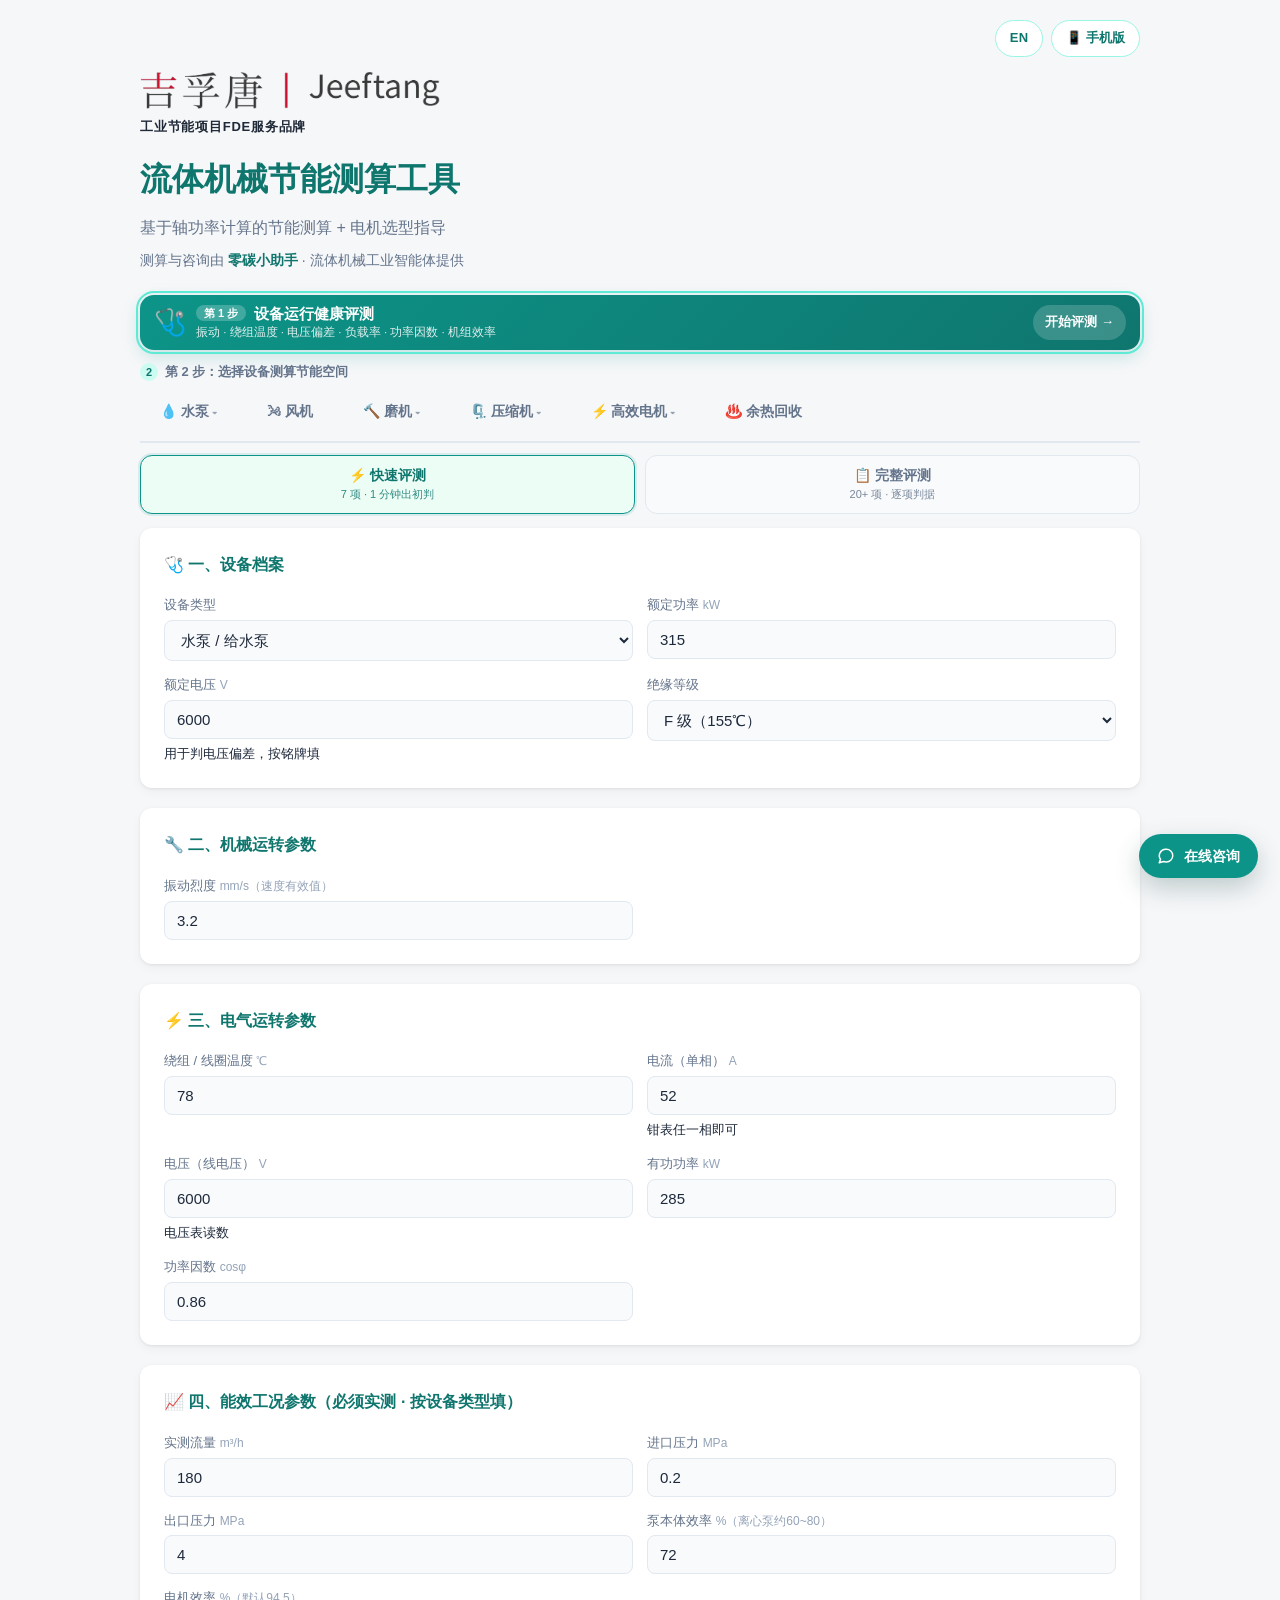
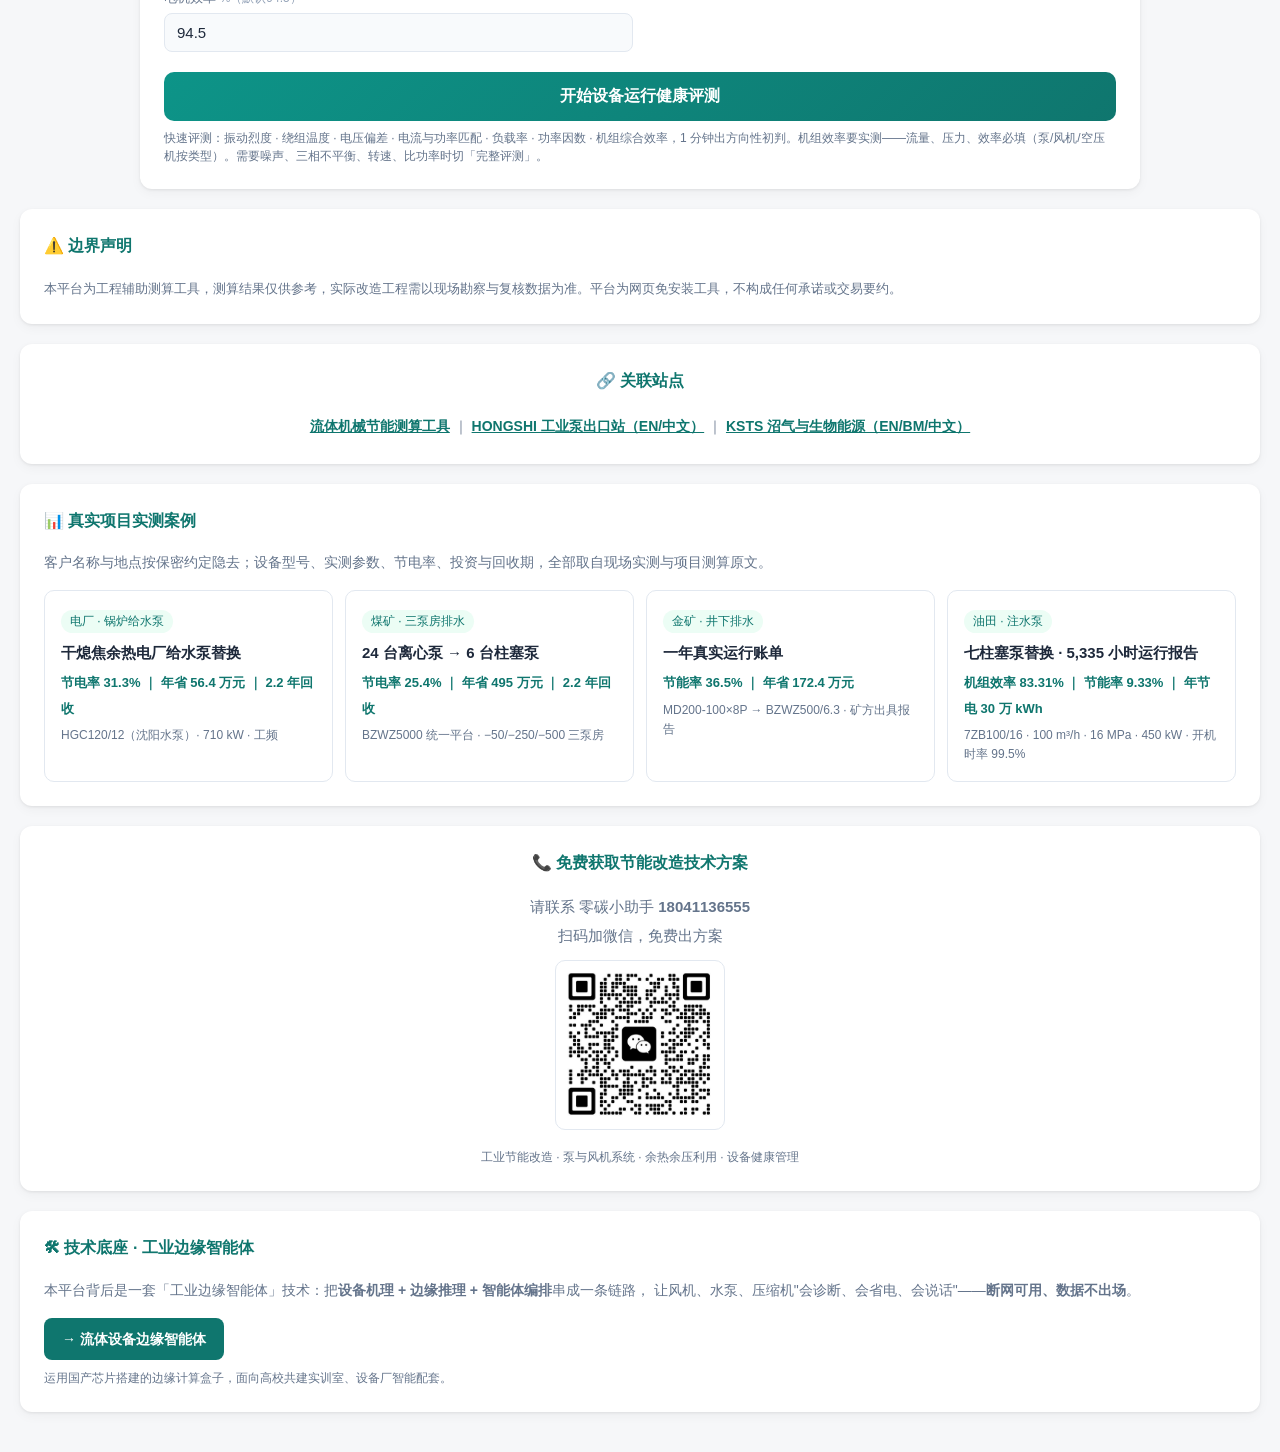
<file: index.html>
<!DOCTYPE html>
<html lang="zh-CN">
<head>
<meta charset="UTF-8">
<meta name="viewport" content="width=device-width, initial-scale=1.0">
<script>/* 视图切换规则同 BCU 站：cookie ecalc_view 记选择；?view=desktop / ?view=mobile 强制；
   未选过时按设备判断（手机/窄屏 → /m/ 手机版，电脑 → 电脑版）；手机版页有「电脑版」入口 */
(function(){try{var K="ecalc_view",p=new URLSearchParams(location.search),f=p.get("view");
if(f==="mobile"||f==="desktop"){document.cookie=K+"="+f+";path=/;max-age=31536000;SameSite=Lax";}
var m=document.cookie.match(/(?:^|;\s*)ecalc_view=(mobile|desktop)/);
var dev=(/Mobi|Android|iPhone|iPad|iPod|Windows Phone|IEMobile|HarmonyOS/i.test(navigator.userAgent)||(window.innerWidth<=768))?"mobile":"desktop";
var pref=f||(m&&m[1])||dev;
var path=location.pathname;
if(!(/\/m\//.test(path)||/\/m$/.test(path))&&pref!=="desktop"){
var t;
if(/\/$/.test(path)||!/\.[a-z0-9]+$/i.test(path)){t=path.replace(/\/?$/,"/")+"m/";}
else{t=path.replace(/\/([^\/]+)$/,"/m/$1");}
if(t!==path){var q=location.search.replace(/([?&])view=[^&]*/g,"$1").replace(/&{2,}/g,"&").replace(/[?&]+$/,"");location.replace(t+q+location.hash);}}
}catch(e){}})();</script>
<link rel="alternate" media="only screen and (max-width: 768px)" href="https://jeeftang.github.io/energy-calc-platform/m/">

<title>流体机械节能测算工具｜柱塞泵·水泵·渣浆泵·风机·磨机·空压机·永磁电机替换节电测算与设备健康评测（免安装）</title>
<meta name="description" content="流体机械节能测算工具：网页免安装的工业节能测算工具，覆盖柱塞泵、水泵、渣浆泵、风机、磨机、空压机、余热回收的节能测算，以及设备运行健康评测（机械/电气/能效），输出节电率、年节电量、电费与碳减排，并给出电机选型建议。结果仅供参考，工程需现场复核。">
<link rel="canonical" href="https://jeeftang.github.io/energy-calc-platform/">
<link rel="alternate" hreflang="zh-CN" href="https://jeeftang.github.io/energy-calc-platform/">
<link rel="alternate" hreflang="en" href="https://jeeftang.github.io/energy-calc-platform/en/">
<link rel="alternate" hreflang="x-default" href="https://jeeftang.github.io/energy-calc-platform/">
<meta property="og:type" content="website">
<meta property="og:title" content="流体机械节能测算工具｜柱塞泵·水泵·渣浆泵·风机·磨机·空压机节电测算与设备健康评测（免安装）">
<meta property="og:description" content="柱塞泵/水泵/渣浆泵/风机/磨机/空压机/余热回收 节能测算 + 设备运行健康评测，网页免安装。结果仅供参考，工程需现场复核。">
<meta property="og:url" content="https://jeeftang.github.io/energy-calc-platform/">
<meta name="twitter:card" content="summary">
<style>
:root{--primary:#0d9488;--primary-dark:#0f766e;--primary-light:#ccfbf1;--accent:#f59e0b;--bg:#f6f7f9;--card:#fff;--text:#1e293b;--text2:#64748b;--border:#e2e8f0;--danger:#ef4444;--success:#10b981;--shadow:0 1px 3px rgba(0,0,0,.08),0 4px 12px rgba(0,0,0,.04);--radius:12px}
*{margin:0;padding:0;box-sizing:border-box}
body{font-family:-apple-system,'PingFang SC','Microsoft YaHei',sans-serif;background:var(--bg);color:var(--text);line-height:1.6;min-height:100vh;padding:20px}
.container{max-width:1000px;margin:0 auto}
.header{text-align:left;margin-bottom:24px}
.header .brand-logo{display:block;width:300px;max-width:66%;height:auto;margin:0 0 8px}
.header .brand-sub{font-size:13px;font-weight:700;letter-spacing:.06em;color:#1f2937;margin:0 0 16px}
.header h1{color:var(--primary-dark);margin-bottom:10px;font-size:32px}
.header p{color:var(--text2);font-size:16px}
.header .agent-line{margin-top:8px;font-size:14px;color:var(--text2)}
.tabs{display:flex;gap:10px;margin-bottom:30px;border-bottom:2px solid var(--border);padding-bottom:10px;flex-wrap:wrap}
.tab-btn{padding:10px 20px;background:none;border:none;border-radius:8px;cursor:pointer;font-weight:600;color:var(--text2);font-size:14px}
.tab-btn.active{background:var(--primary);color:#fff}
.card{background:var(--card);border-radius:var(--radius);box-shadow:var(--shadow);padding:24px;margin-bottom:20px}
.section-title{font-size:16px;font-weight:700;color:var(--primary-dark);margin-bottom:18px;display:flex;align-items:center;gap:8px}
.form-grid{display:grid;grid-template-columns:1fr 1fr;gap:14px}
.form-group{display:flex;flex-direction:column;gap:4px}
.form-group label{font-size:13px;color:var(--text2);font-weight:500}
.form-group label .unit{color:#94a3b8;font-weight:400;font-size:12px}
.form-group input,.form-group select{padding:10px 12px;border:1.5px solid var(--border);border-radius:8px;font-size:15px;color:var(--text);background:#f8fafc;transition:all .2s;outline:none;width:100%}
.form-group input:focus,.form-group select:focus{border-color:var(--primary);background:#fff;box-shadow:0 0 0 3px rgba(13,148,136,.1)}
.btn-calc{width:100%;padding:14px;background:linear-gradient(135deg,var(--primary),var(--primary-dark));color:#fff;border:none;border-radius:10px;font-size:16px;font-weight:600;cursor:pointer;transition:all .2s;margin-top:20px}
.btn-calc:hover{transform:translateY(-1px);box-shadow:0 4px 16px rgba(13,148,136,.3)}
.results{display:none;margin-top:30px}
.results.show{display:block}
.result-highlight{text-align:center;padding:20px;margin-bottom:16px}
.result-highlight .big-num{font-size:48px;font-weight:800;color:var(--primary);line-height:1.1}
.result-highlight .big-num .pct{font-size:28px}
.result-highlight .label{font-size:14px;color:var(--text2);margin-top:4px}
.metric-row{display:grid;grid-template-columns:1fr 1fr 1fr;gap:12px;margin-bottom:20px}
.metric-card{background:#f8fafc;border-radius:10px;padding:16px;text-align:center;border:1px solid var(--border)}
.metric-card .value{font-size:24px;font-weight:700}
.metric-card .desc{font-size:12px;color:var(--text2);margin-top:2px}
/* 详细计算结果 v2 重排版（2026-11-14）*/
.detail-table{width:100%;border-collapse:separate;border-spacing:0;font-size:13.5px;margin-top:12px;table-layout:auto}
.detail-table th{padding:9px 12px;text-align:left;background:#f1f5f9;font-weight:600;color:var(--text2);font-size:12px;white-space:nowrap;border-bottom:1px solid var(--border)}
.detail-table th:first-child{border-radius:8px 0 0 0}
.detail-table th:last-child{border-radius:0 8px 0 0;text-align:right}
.detail-table td{padding:9px 12px;text-align:left;border-bottom:1px solid #eef2f6;vertical-align:middle;line-height:1.55}
.detail-table tbody tr:nth-child(even){background:#fafcfd}
.detail-table tbody tr:hover{background:#f0fdfa}
.detail-table td:first-child{color:#475569;font-weight:500}
.detail-table td:last-child{text-align:right;font-weight:600;font-variant-numeric:tabular-nums}
.detail-table tr.dt-key{background:linear-gradient(90deg,#ecfdf5,#f7fefb)!important}
.detail-table tr.dt-key td:first-child{color:#0f766e}
.detail-table tr.dt-group td{background:#f0fdfa;color:#0f766e;font-weight:700;font-size:12px;letter-spacing:.03em;padding:7px 12px;border-bottom:1px solid #d7ece7;text-align:left!important}
.detail-table tr.dt-warn td{background:#fff7ed;color:#b45309;font-weight:600;font-size:12.5px;line-height:1.65;border-bottom-color:#fed7aa;text-align:left}
.note{font-size:12px;color:var(--text2);margin-top:8px;line-height:1.5}
.toast{position:fixed;top:20px;left:50%;transform:translateX(-50%);background:#1e293b;color:#fff;padding:12px 24px;border-radius:8px;font-size:14px;z-index:9999;display:none;box-shadow:var(--shadow)}
.toast.show{display:block}
.viewswitch{display:flex;justify-content:flex-end;gap:8px;margin:0 0 6px}
.lang-switch{font-size:13px;font-weight:700;letter-spacing:.02em}
.viewswitch a{font-size:13px;color:var(--primary-dark);text-decoration:none;border:1px solid #99f6e4;background:#fff;padding:7px 14px;border-radius:999px;font-weight:600}
.viewswitch a:active{opacity:.8}
.health-entry{display:flex;align-items:center;gap:10px;margin:0 0 12px;padding:9px 14px;cursor:pointer;text-decoration:none;
  background:linear-gradient(135deg,#0d9488,#0f766e);color:#fff;border-radius:14px;
  box-shadow:0 6px 18px rgba(13,148,136,.22);transition:transform .15s,box-shadow .15s}
.health-entry:hover{transform:translateY(-1px);box-shadow:0 10px 22px rgba(13,148,136,.3)}
.health-entry .he-icon{font-size:26px;line-height:1}
.health-entry .he-text{flex:1;display:flex;flex-direction:column;gap:2px;min-width:0}
.health-entry .he-text b{font-size:15px;font-weight:700;line-height:1.3}
.health-entry .he-text small{font-size:11.5px;opacity:.86;line-height:1.35}
.health-entry .he-go{font-size:13px;font-weight:700;white-space:nowrap;background:rgba(255,255,255,.18);padding:7px 12px;border-radius:999px}
.health-entry.on{outline:2px solid #5eead4;outline-offset:2px}
.mode-switch{display:flex;gap:10px;margin:0 0 14px}
.mode-btn{flex:1;display:flex;flex-direction:column;align-items:center;gap:2px;padding:11px 12px;border-radius:12px;
  border:1px solid var(--border);background:#f8fafc;color:var(--text2);font-size:14px;font-weight:700;font-family:inherit;cursor:pointer}
.mode-btn small{font-size:11px;font-weight:500;opacity:.85}
.mode-btn.on{background:#ecfdf5;border-color:var(--primary);color:var(--primary-dark);box-shadow:0 0 0 2px rgba(13,148,136,.12)}
.q-only{display:none}
#health-tab.h-quick .q-only{display:block}
#health-tab.h-quick span.q-only{display:inline}
#health-tab.h-quick .q-full{display:none !important}
.tab-content{scroll-margin-top:12px}
.he-flash{animation:heFlash 1.6s ease-out}
@keyframes heFlash{0%{box-shadow:0 0 0 4px rgba(13,148,136,.45)}100%{box-shadow:0 0 0 0 rgba(13,148,136,0)}}
.health-entry .he-step{font-size:11px;font-weight:700;background:rgba(255,255,255,.22);padding:2px 8px;border-radius:999px;margin-right:4px;vertical-align:2px}
.step-line{display:flex;align-items:center;gap:7px;font-size:13px;font-weight:600;color:var(--text2);margin:2px 0 10px}
.step-line .step-no{width:18px;height:18px;border-radius:50%;background:var(--primary-light);color:var(--primary-dark);font-size:11px;font-weight:700;display:inline-flex;align-items:center;justify-content:center}
.tab-btn .chev{font-size:10px;opacity:.65;margin-left:3px}
.tabs{margin-bottom:12px !important}
.subnav{display:flex;align-items:center;gap:10px;flex-wrap:wrap;margin:0 0 18px;padding:10px 14px;
  background:#fff;border:1px solid var(--border);border-radius:12px}
.subnav-title{font-size:12px;font-weight:700;color:var(--primary-dark);background:var(--primary-light);
  padding:4px 10px;border-radius:999px;white-space:nowrap}
.subnav-items{display:flex;gap:8px;flex-wrap:wrap}
.sub-btn{font-size:13px;padding:7px 14px;border-radius:999px;border:1px solid var(--border);
  background:#f8fafc;color:var(--text2);cursor:pointer;font-weight:600;font-family:inherit}
.sub-btn:hover{border-color:var(--primary);color:var(--primary-dark)}
.sub-btn.on{background:var(--primary-dark);border-color:var(--primary-dark);color:#fff}
.variant-badge{font-size:12px;line-height:1.7;color:#0f766e;background:#f0fdfa;border:1px dashed #99f6e4;
  border-radius:10px;padding:9px 13px;margin:-8px 0 18px}
@media(max-width:768px){
  .form-grid{grid-template-columns:1fr}
  .metric-row{grid-template-columns:1fr}
  .tabs{flex-direction:column}
  .tab-btn{width:100%}
}
</style>
<script type="application/ld+json">{
  "@context": "https://schema.org",
  "@graph": [
    {
      "@type": "SoftwareApplication",
      "@id": "https://jeeftang.github.io/energy-calc-platform/#software",
      "name": "流体机械节能测算工具",
      "alternateName": "节能测算Pro V2",
      "url": "https://jeeftang.github.io/energy-calc-platform/",
      "applicationCategory": "BusinessApplication",
      "applicationSubCategory": "工业节能测算",
      "operatingSystem": "Web（浏览器，网页免安装）",
      "inLanguage": "zh-CN",
      "isAccessibleForFree": true,
      "description": "网页免安装的工业节能测算工具，覆盖柱塞泵、水泵、渣浆泵、风机、磨机、空压机的轴功率节能测算，输出节电率、年节电量、电费与碳减排，并给出电机选型建议（安全系数 1.1–1.25）。属工程辅助测算工具，结果仅供参考，实际工程需现场复核。",
      "featureList": [
        "柱塞泵节能测算（按流量、进出口压力、效率计算轴功率与节电量）",
        "水泵节能测算（按流量、扬程、效率计算轴功率与节电量）",
        "渣浆泵节能测算（按浆体密度、流量、扬程、浆体工况效率计算轴功率、吨干矿电耗与节电量）",
        "风机节能测算（按改造前后风量、风压、效率对比计算节电量）",
        "磨机节能测算（按原/新电机效率、负载率对比计算节电量与碳减排）",
        "电机选型建议：计算轴功率 × 安全系数（1.1–1.25）→ 取标准功率档",
        "输出综合节电率、年节电量、年节电费、CO₂ 减排量",
        "网页免安装，浏览器直接使用"
      ],
      "softwareRequirements": "现代浏览器（支持 JavaScript）",
      "contactPoint": {
        "@type": "ContactPoint",
        "name": "唐先生",
        "contactType": "工业节能项目咨询",
        "availableLanguage": "zh-CN"
      },
      "disclaimer": "本平台为工程辅助测算工具，测算结果仅供参考，实际改造工程需以现场勘察与复核数据为准，不构成任何承诺或交易要约。"
    }
  ]
}</script>
<script src="analytics.js"></script>
</head>
<body>
<div class="container">
  <div class="viewswitch"><a class="lang-switch" href="en/" hreflang="en" title="English version">EN</a><a href="m/?view=mobile" title="切换到手机版 / Switch to mobile edition">📱 手机版</a></div>
  <div class="header">
    <img class="brand-logo" src="logo-jeeftang.png" alt="吉孚唐 Jeeftang">
    <div class="brand-sub">工业节能项目FDE服务品牌</div>
    <h1>流体机械节能测算工具</h1>
    <p>基于轴功率计算的节能测算 + 电机选型指导</p>
    <div class="agent-line">测算与咨询由 <b style="color:var(--primary-dark)">零碳小助手</b> · 流体机械工业智能体提供</div>
  </div>
  
  <!-- 设备运行健康评测：独立入口，置于导航栏上方（2026-11-14 老唐要求） -->
  <a class="health-entry" id="healthEntry" href="#health" onclick="return openHealth(event)">
    <span class="he-icon">🩺</span>
    <span class="he-text"><b><span class="he-step">第 1 步</span> 设备运行健康评测</b><small>振动 · 绕组温度 · 电压偏差 · 负载率 · 功率因数 · 机组效率</small></span>
    <span class="he-go">开始评测 →</span>
  </a>
  <div class="step-line"><span class="step-no">2</span>第 2 步：选择设备测算节能空间</div>
  <div class="tabs" id="navGroups">
    <button class="tab-btn grp active" data-grp="pump" onclick="navGroup('pump')">💧 水泵<span class="chev">▾</span></button>
    <button class="tab-btn" data-tab="fan" onclick="showTab('fan')">🌬 风机</button>
    <button class="tab-btn grp" data-grp="mill" onclick="navGroup('mill')">🔨 磨机<span class="chev">▾</span></button>
    <button class="tab-btn grp" data-grp="air" onclick="navGroup('air')">🗜️ 压缩机<span class="chev">▾</span></button>
    <button class="tab-btn grp" data-grp="motor" onclick="navGroup('motor')">⚡ 高效电机<span class="chev">▾</span></button>
    <button class="tab-btn" data-tab="heat" onclick="showTab('heat')">♨️ 余热回收</button>
  </div>
  <div class="subnav" id="subNav" style="display:none">
    <span class="subnav-title" id="subNavTitle">水泵</span>
    <div class="subnav-items" id="subNavItems"></div>
  </div>
  <div class="variant-badge" id="variantBadge" style="display:none"></div>
  
  <!-- ==================== 柱塞泵模块 ==================== -->
  <div id="plunger-tab" class="tab-content">
    <div class="card">
      <div class="section-title">⚙️ 一、柱塞泵设备参数</div>
      <div class="form-grid">
        <div class="form-group"><label>设备名称（旧设备）</label><input type="text" id="plunger_oldName" value="旧注水泵"></div>
        <div class="form-group"><label>匹配设备名称（新设备）</label><input type="text" id="plunger_newName" value="永磁变频注水泵"></div>
        <div class="form-group"><label>平均日注水量 <span class="unit">m³</span></label><input type="number" id="plunger_dailyWater" value="500" oninput="updatePlungerFromDaily()"><small>按台账填，自动折算平均流量与输入功率</small></div>
        <div class="form-group"><label>平均日耗电量 <span class="unit">kWh</span></label><input type="number" id="plunger_dailyPower" value="3240" oninput="updatePlungerFromDaily()"><small>电表/台账读数，自动折算平均输入功率</small></div>
        <div class="form-group"><label>平均流量 <span class="unit">m³/h</span></label><input type="number" id="plunger_avgFlow" value="20.8" oninput="updatePlungerMotorPower()"></div>
        <div class="form-group"><label>平均输入功率 <span class="unit">kW</span></label><input type="number" id="plunger_avgInputPower" value="135"></div>
        <div class="form-group"><label>进口压力 <span class="unit">MPa</span></label><input type="number" id="plunger_inPressure" value="0.1" step="0.01" oninput="updatePlungerMotorPower()"></div>
        <div class="form-group"><label>出口压力 <span class="unit">MPa</span></label><input type="number" id="plunger_outPressure" value="15" step="0.01" oninput="updatePlungerMotorPower()"></div>
        <div class="form-group"><label>运行天数 <span class="unit">天</span></label><input type="number" id="plunger_runDays" value="300"></div>
        <div class="form-group"><label>电价 <span class="unit">元/kWh</span></label><input type="number" id="plunger_elecPrice" value="0.6" step="0.01"></div>
      </div>
    </div>
    
    <div class="card">
      <div class="section-title">⚡ 二、效率参数</div>
      <div class="form-grid">
        <div class="form-group"><label>改造机型（新设备）</label><select id="plunger_newType" onchange="plungerNewTypeChange()">
          <option value="柱塞泵标准">柱塞泵（标准型）· 参考 90%</option>
          <option value="柱塞泵高效">柱塞泵（高效/优质样本）· 参考 92%</option>
          <option value="柱塞泵含固">柱塞泵（含固/浆体工况）· 参考 85%</option>
          <option value="custom">自定义（手动填）</option>
        </select><small id="plunger_newType_tip">柱塞泵整机效率参考 90%（老唐口径 ≥90%；可按厂家样本改）</small></div>
        <div class="form-group"><label>新泵效率 <span class="unit">%（自动填写，可手改）</span></label><input type="number" id="plunger_pumpEff" value="0.90" step="0.01" min="0.1" max="1" oninput="updatePlungerMotorPower()"></div>
        <div class="form-group"><label>电机效率 <span class="unit">%</span></label><input type="number" id="plunger_motorEff" value="0.92" step="0.01" min="0.1" max="1" oninput="updatePlungerMotorPower()"></div>
        <div class="form-group"><label>变频器效率 <span class="unit">%</span></label><input type="number" id="plunger_vfdEff" value="0.97" step="0.01" min="0.1" max="1" oninput="updatePlungerMotorPower()"></div>
        <div class="form-group"><label>选型余量</label><label style="display:flex;gap:8px;align-items:center;font-weight:400"><input type="checkbox" id="plunger_selMargin" checked onchange="updatePlungerMotorPower()" style="width:auto"> 流量 +10%、压差 +1 MPa（型号档位余量，推荐）</label><small>勾选后电机 = 选型点轴功率 × 1.10；不勾 = 运行点轴功率 × 1.10</small></div>
        <div class="form-group"><label>配套电机功率 <span class="unit">kW</span></label><input type="number" id="plunger_motorPower" value="55" readonly></div>
      </div>
      <div class="note">注：配套电机功率根据流量和压力自动计算。<b>原泵效率不用你填</b>——系统按「原工况有效功率 ÷ 实测平均输入功率」自动反算，结果直接列在下面明细里。</div>
    </div>
    
    <button class="btn-calc" onclick="calcPlunger()">🔍 开始测算柱塞泵节能</button>
    
    <div class="results" id="plunger-results">
      <div class="card">
        <div class="result-highlight">
          <div class="big-num" id="plunger-savingRate">0<span class="pct">%</span></div>
          <div class="label">综合节电率</div>
        </div>
        <div class="metric-row">
          <div class="metric-card"><div class="value" id="plunger-dailySave">0</div><div class="desc">日节电量 kWh</div></div>
          <div class="metric-card"><div class="value" id="plunger-yearlySave">0</div><div class="desc">年节电量 万kWh</div></div>
          <div class="metric-card"><div class="value" id="plunger-yearlyMoney">0</div><div class="desc">年节电费 万元</div></div>
        </div>
      </div>
      
      <div class="card">
        <div class="section-title">📊 详细计算结果</div>
        <table class="detail-table">
          <thead><tr><th>项目</th><th>数值</th></tr></thead>
          <tbody id="plunger-detailTable"></tbody>
        </table>
        <div style="margin-top: 20px; padding: 15px; background: linear-gradient(135deg, #0d9488, #0f766e); color: white; border-radius: 8px; text-align: center;">
          <strong style="font-size: 16px;">免费获取节能改造技术方案</strong><br>
          <span style="font-size: 14px;">请联系 零碳小助手，扫码加微信（二维码见页尾）</span>
        </div>
      </div>
    </div>
  </div>
  
  <!-- ==================== 磨机模块 ==================== -->
  <div id="mill-tab" class="tab-content" style="display:none">
    <div class="card">
      <div class="section-title">🔨 一、磨机设备参数</div>
      <div class="form-grid">
        <div class="form-group"><label>设备名称（旧设备）</label><input type="text" id="mill_oldName" value="旧球磨机"></div>
        <div class="form-group"><label>匹配设备名称（新设备）</label><input type="text" id="mill_newName" value="永磁同步球磨机"></div>
        <div class="form-group"><label>磨机功率 <span class="unit">kW</span></label><input type="number" id="mill_power" value="250"></div>
        <div class="form-group"><label>年运行时间 <span class="unit">h</span></label><input type="number" id="mill_hours" value="6000"></div>
        <div class="form-group"><label>电价 <span class="unit">元/kWh</span></label><input type="number" id="mill_price" value="0.6" step="0.01"></div>
      </div>
    </div>
    
    <div class="card">
      <div class="section-title">⚡ 二、效率参数</div>
      <div class="form-grid">
        <div class="form-group"><label>原电机效率 <span class="unit">%</span></label><input type="number" id="mill_oldEff" value="0.92" step="0.01" min="0.1" max="1"></div>
        <div class="form-group"><label>新电机效率 <span class="unit">%</span></label><input type="number" id="mill_newEff" value="0.96" step="0.01" min="0.1" max="1"></div>
        <div class="form-group"><label>原负载率 <span class="unit">%</span></label><input type="number" id="mill_oldLoad" value="0.85" step="0.01" min="0.1" max="1"></div>
        <div class="form-group"><label>新负载率 <span class="unit">%</span></label><input type="number" id="mill_newLoad" value="0.95" step="0.01" min="0.1" max="1"></div>
      </div>
      <div class="note">注：负载率提高可减少空载损耗，永磁同步电机在低负载时效率更高</div>
    </div>
    
    <button class="btn-calc" onclick="calcMill()">🔍 开始测算磨机节能</button>
    
    <div class="results" id="mill-results">
      <div class="card">
        <div class="result-highlight">
          <div class="big-num" id="mill-savingRate">0<span class="pct">%</span></div>
          <div class="label">综合节电率</div>
        </div>
        <div class="metric-row">
          <div class="metric-card"><div class="value" id="mill-annualSave">0</div><div class="desc">年节电量 万kWh</div></div>
          <div class="metric-card"><div class="value" id="mill-annualMoney">0</div><div class="desc">年节电费 万元</div></div>
          <div class="metric-card"><div class="value" id="mill-CO2">0</div><div class="desc">CO₂减排 吨</div></div>
        </div>
      </div>
      
      <div class="card">
        <div class="section-title">📊 详细计算结果</div>
        <table class="detail-table">
          <thead><tr><th>项目</th><th>数值</th></tr></thead>
          <tbody id="mill-detailTable"></tbody>
        </table>
        <div style="margin-top: 20px; padding: 15px; background: linear-gradient(135deg, #0d9488, #0f766e); color: white; border-radius: 8px; text-align: center;">
          <strong style="font-size: 16px;">免费获取节能改造技术方案</strong><br>
          <span style="font-size: 14px;">请联系 零碳小助手，扫码加微信（二维码见页尾）</span>
        </div>
      </div>
    </div>
  </div>
  
  <!-- ==================== 空压机模块（新增，2026-10-12；2026-10-21 综合节电率改为按参数自动计算） ==================== -->
  <div id="air-tab" class="tab-content" style="display:none">
    <div class="card">
      <div class="section-title">🗜️ 一、改造前空压机参数</div>
      <div class="form-grid">
        <div class="form-group"><label>运行台数 <span class="unit">台</span></label><input type="number" id="air_count" value="2" step="1"></div>
        <div class="form-group"><label>单台输入功率 P₁ <span class="unit">kW</span></label><input type="number" id="air_p1" value="132"></div>
        <div class="form-group"><label>单台排气量 Q₁ <span class="unit">m³/min</span></label><input type="number" id="air_q1" value="24" step="0.1"></div>
        <div class="form-group"><label>排气压力 <span class="unit">MPa</span></label><input type="number" id="air_press" value="0.8" step="0.05" oninput="airDpHint()"></div>
        <div class="form-group"><label>平均加载率 <span class="unit">%</span></label><input type="number" id="air_load" value="60" step="1"></div>
        <div class="form-group"><label>卸载功率占比 <span class="unit">%（占额定）</span></label><input type="number" id="air_unload" value="35" step="1"></div>
        <div class="form-group"><label>工作压力时电机功率 P₀ <span class="unit">kW（留空=用 P₁）</span></label><input type="number" id="air_p0" step="1" placeholder="留空则取 P₁"></div>
        <div class="form-group"><label>电机+传动效率 η₀ <span class="unit">%</span></label><input type="number" id="air_eta0" value="98.3" step="0.1" min="80" max="100"></div>
      </div>
      <div class="note">加卸载控制的螺杆机，卸载时段仍消耗额定功率的 25%~40%（默认 35%）。这部分空载损耗，是变频改造与集中联控的主要节电空间。</div>
    </div>

    <div class="card">
      <div class="section-title">⚡ 二、改造方案（节电率由下列参数自动计算）</div>
      <div class="form-grid">
        <div class="form-group"><label>改造方式</label>
          <select id="air_method" onchange="airMethodChange()">
            <option value="vfd">变频改造（永磁变频 / 加装变频器）</option>
            <option value="ctrl">集中联控（多台联动按需供气）</option>
            <option value="replace">整机高效替换（一级能效）</option>
            <option value="pipe">管路与泄漏治理</option>
          </select>
        </div>
        <div class="form-group"><label>改造后排气压力降低 Δp <span class="unit">MPa</span></label><input type="number" id="air_dp" value="0.05" step="0.01" min="0" max="0.2"><div style="font-size:12px;color:var(--text2);margin-top:4px" id="air-dpHint"></div></div>

        <div class="form-group air-param" data-m="vfd"><label>变频器+电机综合效率 η <span class="unit">%</span></label><input type="number" id="air_eta" value="97" step="0.5" min="80" max="100"></div>

        <div class="form-group air-param" data-m="ctrl"><label>联控后卸载功率占比 <span class="unit">%（占额定）</span></label><input type="number" id="air_u2" value="5" step="1" min="0" max="40"></div>

        <div class="form-group air-param" data-m="replace"><label>新机比功率 SP₂ <span class="unit">kW/(m³/min)</span></label><input type="number" id="air_sp2" step="0.1" min="3" placeholder="留空 = 现机比功率改善 15%"></div>
        <div class="form-group air-param" data-m="replace"><label>新机类型</label>
          <select id="air_newtype">
            <option value="pm">永磁变频（一级能效）</option>
            <option value="fixed">定频（一级能效）</option>
            <option value="maglev">磁悬浮离心（一级能效）</option>
          </select>
        </div>

        <div class="form-group air-param" data-m="pipe"><label>系统泄漏率 <span class="unit">%（占总用气量）</span></label><input type="number" id="air_leak" value="20" step="1" min="0" max="60"></div>
        <div class="form-group air-param" data-m="pipe"><label>可治理泄漏比例 <span class="unit">%</span></label><input type="number" id="air_fix" value="50" step="5" min="0" max="100"></div>

        <div class="form-group"><label>余热回收率 <span class="unit">%（0 = 不做）</span></label><input type="number" id="air_heat" value="70" step="5"></div>
        <div class="form-group"><label>回收热利用价值 <span class="unit">元/kWh(热)</span></label><input type="number" id="air_heatPrice" value="0.30" step="0.01"></div>
      </div>
      <div class="note" id="air-methodNote">变频改造：先消除卸载空载损耗，再按螺杆机部分负荷功率曲线折算——变频机约 20% 功率为固定损耗（油泵/风扇/变频器），其余随排气量近似线性，故 50% 排气量约需 60% 功率（比功率劣化约 20%）；恒压控制可再降排气压力，每降 0.1 MPa 轴功率约降 7%。</div>
    </div>

    <div class="card">
      <div class="section-title">⏱️ 三、运行与价格</div>
      <div class="form-grid">
        <div class="form-group"><label>年运行小时 <span class="unit">h</span></label><input type="number" id="air_hours" value="6000"></div>
        <div class="form-group"><label>电价 <span class="unit">元/kWh</span></label><input type="number" id="air_price" value="0.65" step="0.01"></div>
        <div class="form-group"><label>改造投资额 <span class="unit">万元（可选）</span></label><input type="number" id="air_invest" step="1" placeholder="填了才出回收期"></div>
      </div>
      <button class="btn-calc" onclick="calcAir()">开始空压机节能测算</button>
    </div>

    <div id="air-results" class="results">
      <div class="card">
        <div class="result-highlight">
          <div class="big-num"><span id="air-savingRate">0</span><span class="pct">%</span></div>
          <div class="label">综合节电率（按运行参数自动计算）</div>
        </div>
        <div class="metric-row">
          <div class="metric-card"><div class="value" id="air-annualSave">0</div><div class="desc">年节电量 万kWh</div></div>
          <div class="metric-card"><div class="value" id="air-annualMoney">0</div><div class="desc">年节电费 万元</div></div>
          <div class="metric-card"><div class="value" id="air-CO2">0</div><div class="desc">CO₂减排 吨</div></div>
          <div class="metric-card"><div class="value" id="air-payback">—</div><div class="desc">静态回收期 年</div></div>
        </div>
      </div>

      <div class="card">
        <div class="section-title">📊 详细计算结果</div>
        <table class="detail-table">
          <thead><tr><th>项目</th><th>数值</th></tr></thead>
          <tbody id="air-detailTable"></tbody>
        </table>
      </div>

      <div class="card">
        <div class="section-title">🧮 节电率构成（逐项可核）</div>
        <table class="detail-table">
          <thead><tr><th>环节</th><th>功率 kW（前 → 后）</th><th>该环节贡献</th></tr></thead>
          <tbody id="air-stepTable"></tbody>
        </table>
        <div class="note">综合节电率 = 各环节逐项作用后的最终结果，非人工填写；负值表示该环节增加能耗（如变频器自身损耗）。</div>
      </div>

      <div class="card">
        <div class="section-title">♻️ 空压机余热回收（可选）</div>
        <table class="detail-table">
          <thead><tr><th>项目</th><th>数值</th></tr></thead>
          <tbody id="air-heatTable"></tbody>
        </table>
        <div class="note">空压机约 90% 的输入电能最终转化为热量，其中 70%~80% 可回收用于生活热水、供暖或工艺预热（回收率 ≥75% 时可产出 60℃ 以上热水）。</div>
      </div>

      <div class="card" style="background:linear-gradient(135deg,#0d9488,#0f766e);color:#fff;text-align:center">
        <div style="font-size:18px;font-weight:700;margin-bottom:6px">免费获取节能改造技术方案</div>
        <div style="font-size:14px;opacity:.95;margin-bottom:8px">请联系 零碳小助手，扫码加微信</div>
        <img src="qr-kefu.png" alt="零碳小助手 · 微信加好友二维码" style="width:150px;height:150px;border-radius:10px;background:#fff;padding:6px;margin:4px 0" onerror="this.style.display='none'">
        <div style="font-size:12px;opacity:.85">扫码加微信 · 免费出方案</div>
      </div>
    </div>
  </div>

  <!-- ==================== 余热回收模块（新增，2026-10-12） ==================== -->
  <div id="heat-tab" class="tab-content" style="display:none">
    <div class="card">
      <div class="section-title">♨️ 一、余热源参数</div>
      <div class="form-grid">
        <div class="form-group"><label>余热介质</label>
          <select id="heat_media" onchange="heatMediaChange()">
            <option value="flue">烟气（锅炉 / 窑炉 / 加热炉排烟）</option>
            <option value="water">热水 / 循环水</option>
            <option value="steam">蒸汽凝结水 / 疏水</option>
          </select>
        </div>
        <div class="form-group"><label id="heat_flowLabel">烟气流量 <span class="unit">Nm³/h</span></label><input type="number" id="heat_flow" value="30000"></div>
        <div class="form-group"><label>进口温度 t₁ <span class="unit">℃</span></label><input type="number" id="heat_t1" value="320"></div>
        <div class="form-group"><label>回收后出口温度 t₂ <span class="unit">℃</span></label><input type="number" id="heat_t2" value="150"></div>
        <div class="form-group"><label id="heat_cpLabel">烟气比热 <span class="unit">kJ/(Nm³·℃)</span></label><input type="number" id="heat_cp" value="1.34" step="0.01"></div>
        <div class="form-group"><label>年运行小时 <span class="unit">h</span></label><input type="number" id="heat_hours" value="7000"></div>
      </div>
      <div class="note">烟气比热通常取 1.30~1.45 kJ/(Nm³·℃)；水比热 4.18 kJ/(kg·℃)。t₂ 需高于酸露点（燃煤烟气一般 ≥120℃），避免低温腐蚀。</div>
    </div>

    <div class="card">
      <div class="section-title">⚡ 二、回收利用方案</div>
      <div class="form-grid">
        <div class="form-group"><label>回收用途</label>
          <select id="heat_use" onchange="heatUseChange()">
            <option value="preheat">预热助燃空气 / 工艺物料</option>
            <option value="hotwater">产生活热水 / 供暖</option>
            <option value="steam">替代蒸汽（产低压蒸汽）</option>
            <option value="orc">ORC 低温余热发电</option>
          </select>
        </div>
        <div class="form-group"><label>回收效率 η <span class="unit">%（换热器效率）</span></label><input type="number" id="heat_eff" value="85" step="1"></div>
        <div class="form-group"><label id="heat_priceLabel">热价 <span class="unit">元/GJ</span></label><input type="number" id="heat_price" value="55" step="1"></div>
        <div class="form-group"><label>ORC 发电效率 <span class="unit">%（仅发电用）</span></label><input type="number" id="heat_orcEff" value="12" step="1"></div>
        <div class="form-group"><label>系统投资 <span class="unit">万元（留空自动估算）</span></label><input type="number" id="heat_invest" value="" placeholder="留空按右下单价估算" step="1"></div>
        <div class="form-group"><label>投资估算单价 <span class="unit">元/kW（留空时用）</span></label><input type="number" id="heat_unitCost" value="1500" step="50"></div>
      </div>
      <button class="btn-calc" onclick="calcHeat()">开始余热回收测算</button>
    </div>

    <div id="heat-results" class="results">
      <div class="card">
        <div class="result-highlight">
          <div class="big-num"><span id="heat-power">0</span><span class="pct"> kW</span></div>
          <div class="label">可回收热功率（有效）</div>
        </div>
        <div class="metric-row">
          <div class="metric-card"><div class="value" id="heat-annualHeat">0</div><div class="desc">年回收热量 GJ</div></div>
          <div class="metric-card"><div class="value" id="heat-money">0</div><div class="desc">年效益 万元</div></div>
          <div class="metric-card"><div class="value" id="heat-co2">0</div><div class="desc">CO₂减排 吨</div></div>
        </div>
      </div>

      <div class="card">
        <div class="section-title">📊 详细计算结果</div>
        <table class="detail-table">
          <thead><tr><th>项目</th><th>数值</th></tr></thead>
          <tbody id="heat-detailTable"></tbody>
        </table>
      </div>

      <div class="card" style="background:linear-gradient(135deg,#0d9488,#0f766e);color:#fff;text-align:center">
        <div style="font-size:18px;font-weight:700;margin-bottom:6px">免费获取节能改造技术方案</div>
        <div style="font-size:14px;opacity:.95;margin-bottom:8px">请联系 零碳小助手，扫码加微信</div>
        <img src="qr-kefu.png" alt="零碳小助手 · 微信加好友二维码" style="width:150px;height:150px;border-radius:10px;background:#fff;padding:6px;margin:4px 0" onerror="this.style.display='none'">
        <div style="font-size:12px;opacity:.85">扫码加微信 · 免费出方案</div>
      </div>
    </div>
  </div>

  <!-- ==================== 风机模块（新） ==================== -->
  <div id="fan-tab" class="tab-content" style="display:none">
    <div class="card">
      <div class="section-title">🌬 一、改造前风机参数</div>
      <div class="form-grid">
        <div class="form-group"><label>设备类型</label><select id="fan_kind" onchange="fanKindChange()">
          <option value="离心风机">离心风机（送/引/一次/除尘/冷却）</option>
          <option value="轴流风机">轴流风机（含动叶可调）</option>
          <option value="罗茨鼓风机">罗茨鼓风机（容积式）</option>
          <option value="真空泵">真空泵（罗茨/液环/干式）</option>
        </select><small id="fan_kind_tip" style="display:block;font-size:12px;color:#888;margin-top:4px">送/引/一次/除尘/冷却风机主力机型</small></div>
        <div class="form-group"><label>吸气绝对压力 <span class="unit">kPa</span></label><input type="number" id="fan_pin" value="101.325" step="0.1"><small>通风机保持 101.3；真空泵填实际吸气绝压（如 40）</small></div>
        <div class="form-group"><label>风量 Q₁ <span class="unit">m³/h</span></label><input type="number" id="fan_Q1" value="120000" oninput="fanEta1Auto()"></div>
        <div class="form-group"><label>全压/压差 P₁ <span class="unit">Pa</span></label><input type="number" id="fan_P1" value="2500" oninput="fanEta1Auto()"><small>真空泵填正压差（排气−吸气）</small></div>
        <div class="form-group"><label>电机功率 <span class="unit">kW</span></label><input type="number" id="fan_motorPower1" value="710"><small>铭牌功率，仅作选型参照</small></div>
        <div class="form-group"><label>实测电机输入功率 <span class="unit">kW</span></label><input type="number" id="fan_inputPower1" step="0.1" placeholder="有电表/功率表读数就填" oninput="fanEta1Auto()"><small>★ 填这一项，原风机效率自动算出来，不用懂效率</small></div>
        <div class="form-group"><label>风机效率 η<sub>风1</sub> <span class="unit">%</span></label><input type="number" id="fan_fanEff1" value="0.75" step="0.01"><small id="fan_eta1_tip">有实测输入功率 → 自动反算；没有 → 按原风机类型给经验值（可手改）</small></div>
        <div class="form-group"><label>传动型式（改造前）</label><select id="fan_drive1" onchange="fanDriveChange(1)">
          <option value="D" selected>D式 联轴器（效率 98%）</option>
          <option value="A">A式 电机直连（效率 100%）</option>
          <option value="C">C式 皮带轮（效率 95%）</option>
        </select><input type="hidden" id="fan_transEff1" value="0.98"><small>看现场：电机与风机之间是皮带轮选 C，有联轴器选 D，电机轴直插叶轮选 A</small></div>
        <div class="form-group"><label>电机效率 η<sub>电1</sub> <span class="unit">%（默认 95.3%）</span></label><input type="number" id="fan_motorEff1" value="0.953" step="0.001" oninput="fanEta1Auto()"></div>
      </div>
    </div>
    
    <div class="card">
      <div class="section-title">⚡ 二、改造后风机参数</div>
      <div class="form-grid">
        <div class="form-group"><label>风量 Q₂ <span class="unit">m³/h</span></label><input type="number" id="fan_Q2" value="100000"></div>
        <div class="form-group"><label>风压 P₂ <span class="unit">Pa</span></label><input type="number" id="fan_P2" value="1800"></div>
        <div class="form-group"><label>改造机型（新设备）</label><select id="fan_newType" onchange="fanNewTypeChange()">
          <option value="永磁一体化风机">通用低压风机改永磁一体化风机 · 参考 82%（≥80%）</option>
          <option value="磁悬浮风机">罗茨风机改磁悬浮风机 · 参考 86%（≥85%）</option>
          <option value="磁悬浮真空泵">真空泵改磁悬浮真空泵 · 参考 80%</option>
          <option value="高效离心风机">高效离心风机（叶轮改型）· 参考 82%</option>
          <option value="高效轴流风机">高效轴流风机（动叶改型）· 参考 86%</option>
          <option value="高速离心鼓风机">高速离心鼓风机（替代罗茨）· 参考 82%</option>
          <option value="custom">自定义（手动填效率）</option>
        </select><small id="fan_newType_tip">通用低压风机改永磁一体化：整机效率 ≥80%（参考取 82%）（已自动填入 82% / 电机 97.6%）</small></div>
        <div class="form-group"><label>风机效率 η<sub>风2</sub> <span class="unit">%（自动填写，可手改）</span></label><input type="number" id="fan_fanEff2" value="0.82" step="0.01"></div>
        <div class="form-group"><label>传动型式（改造后）</label><select id="fan_drive2" onchange="fanDriveChange(2)">
          <option value="same" selected>保持与改造前相同（默认）</option>
          <option value="A">改为 A式电机直连（传动改造，白赚 3~5 个点）</option>
        </select><input type="hidden" id="fan_transEff2" value="0.98"><small id="fan_drive_tip">改造后传动型式；选「改为直连」即新增的传动改造路线</small></div>
        <div class="form-group"><label>电机效率 η<sub>电2</sub> <span class="unit">%（默认 97.6%）</span></label><input type="number" id="fan_motorEff2" value="0.976" step="0.001"></div>
      </div>
    </div>
    
    <div class="card">
      <div class="section-title">⏱️ 三、运行参数</div>
      <div class="form-grid">
        <div class="form-group"><label>年运行时间 <span class="unit">h</span></label><input type="number" id="fan_hours" value="6000"></div>
        <div class="form-group"><label>电价 <span class="unit">元/kWh</span></label><input type="number" id="fan_price" value="0.6" step="0.01"></div>
      </div>
    </div>
    
    <button class="btn-calc" onclick="calcFan()">🔍 开始测算风机节能</button>
    
    <div class="results" id="fan-results">
      <div class="card">
        <div class="result-highlight">
          <div class="big-num" id="fan-savingRate">0<span class="pct">%</span></div>
          <div class="label">综合节电率</div>
        </div>
        <div class="metric-row">
          <div class="metric-card"><div class="value" id="fan-annualSave">0</div><div class="desc">年节电量 万kWh</div></div>
          <div class="metric-card"><div class="value" id="fan-annualMoney">0</div><div class="desc">年节电费 万元</div></div>
          <div class="metric-card"><div class="value" id="fan-CO2">0</div><div class="desc">CO₂减排 吨</div></div>
        </div>
        <div id="fan-data-grade" style="margin-top:12px;padding:10px 12px;background:#f6f8fa;border:1px dashed #d0d7de;border-radius:8px;font-size:12.5px;color:#57606a;line-height:1.7">
          <strong>数据等级：客户自报（预筛结论）</strong> —— 以上按填报参数测算，未做现场测量；现场皮托管/功率表复测后，出具可承诺的节电值与改造方案。
        </div>
      </div>
      
      <div class="card">
        <div class="section-title">📊 详细计算结果</div>
        <table class="detail-table">
          <thead><tr><th>项目</th><th>改造前</th><th>改造后</th><th>节约</th></tr></thead>
          <tbody id="fan-detailTable"></tbody>
        </table>
      </div>
      
      <div class="card">
        <div class="section-title">⚙️ 电机选型指导</div>
        <table class="detail-table">
          <thead><tr><th>项目</th><th>数值</th><th>说明</th></tr></thead>
          <tbody id="fan-motorTable"></tbody>
        </table>
        <div class="note">
          <strong>选型原则：</strong><br>
          1. 计算轴功率 = (Q × P) ÷ (3600 × 1000 × η<sub>风</sub> × η<sub>传</sub>) [单位：kW]<br>
          2. 推荐额定功率 = 计算轴功率 × 安全系数（1.1-1.25）<br>
          3. 选择标准功率等级
        </div>
        <div style="margin-top: 20px; padding: 15px; background: linear-gradient(135deg, #0d9488, #0f766e); color: white; border-radius: 8px; text-align: center;">
          <strong style="font-size: 16px;">免费获取节能改造技术方案</strong><br>
          <span style="font-size: 14px;">请联系 零碳小助手，扫码加微信（二维码见页尾）</span>
        </div>
      </div>
    </div>
  </div>
  
  <!-- ==================== 水泵模块（新） ==================== -->
  <div id="pump-tab" class="tab-content" style="display:none">
    <div class="card">
      <div class="section-title">💧 一、改造前水泵参数</div>
      <div class="form-grid">
        <div class="form-group"><label>流量 Q₁ <span class="unit">m³/h</span></label><input type="number" id="pump_Q1" value="800" oninput="pumpEta1Auto()"></div>
        <div class="form-group"><label>扬程 H₁ <span class="unit">m</span></label><input type="number" id="pump_H1" value="50" oninput="pumpEta1Auto()"></div>
        <div class="form-group"><label>原泵类型</label><select id="pump_oldType" onchange="pumpEta1Auto()">
          <option value="多级离心泵">多级离心泵（DG / D / ZD 系列）</option>
          <option value="单级双吸离心泵">单级双吸离心泵（S / SH 系列）</option>
          <option value="单级单吸离心泵">单级单吸离心泵（IS / IH 系列）</option>
          <option value="潜水排污泵">潜水排污泵（WQ / QW 系列）</option>
          <option value="柱塞泵">柱塞泵（往复式）</option>
        </select><small>不确定就选默认，系统按类型给经验效率</small></div>
        <div class="form-group"><label>电机功率 <span class="unit">kW</span></label><input type="number" id="pump_motorPower1" value="500"><small>铭牌功率，仅作选型参照</small></div>
        <div class="form-group"><label>选型余量</label><label style="display:flex;gap:8px;align-items:center;font-weight:400"><input type="checkbox" id="pump_selMargin" checked style="width:auto"> 流量 +10%、压差 +1 MPa（型号档位余量，推荐）</label><small>勾选后电机 = 选型点轴功率 × 1.10；不勾 = 运行点轴功率 × 1.10</small></div>
        <div class="form-group"><label>实测电机输入功率 <span class="unit">kW</span></label><input type="number" id="pump_inputPower1" step="0.1" placeholder="有电表/功率表读数就填" oninput="pumpEta1Auto()"><small>★ 填这一项，原泵效率自动算出来，不用懂效率</small></div>
        <div class="form-group"><label>原泵效率 η<sub>泵1</sub> <span class="unit">%</span></label><input type="number" id="pump_pumpEff1" value="0.72" step="0.01" min="0.2" max="0.95" oninput="pumpEta1SourceManual()"><small id="pump_eta1_tip">有实测输入功率 → 自动反算；没有 → 按原泵类型给经验值（可手改）</small></div>
        <div class="form-group"><label>传动效率 η<sub>传1</sub> <span class="unit">%（默认 98%）</span></label><input type="number" id="pump_transEff1" value="0.98" step="0.01" oninput="pumpEta1Auto()"></div>
        <div class="form-group"><label>电机效率 η<sub>电1</sub> <span class="unit">%（默认 94.5%）</span></label><input type="number" id="pump_motorEff1" value="0.945" step="0.001" oninput="pumpEta1Auto()"></div>
      </div>
      <div class="note">效率怎么来：<b>原设备</b>填实测电机输入功率，系统按 η = 有效功率 ÷ 实测输入功率 反算（有效功率 = 9.81 × 流量 × 扬程 ÷ 3600）；没有实测就按原泵类型给经验值。<b>新设备</b>在下面直接选改造机型，效率自动带出参考值。</div>
    </div>
    
    <div class="card">
      <div class="section-title">⚡ 二、改造后水泵参数</div>
      <div class="form-grid">
        <div class="form-group"><label>流量 Q₂ <span class="unit">m³/h</span></label><input type="number" id="pump_Q2" value="650"></div>
        <div class="form-group"><label>扬程 H₂ <span class="unit">m</span></label><input type="number" id="pump_H2" value="45"></div>
        <div class="form-group"><label>改造机型（新设备）</label><select id="pump_newType" onchange="pumpNewTypeChange()">
          <option value="柱塞泵">柱塞泵（替代多级离心泵）· 参考 90%</option>
          <option value="永磁直驱泵组">永磁同步直驱泵组 · 参考 85%</option>
          <option value="高效多级离心泵">高效多级离心泵（自平衡型）· 参考 80%</option>
          <option value="高效单级双吸泵">高效单级双吸离心泵 · 参考 86%</option>
          <option value="高效潜水排污泵">高效潜水排污泵 · 参考 72%</option>
          <option value="custom">自定义（手动填效率）</option>
        </select><small id="pump_newType_tip">柱塞泵整机效率 ≥90%（行业样本 90~93%），替代多级离心泵主力路线（已自动填入 90% / 电机 95.5%）</small></div>
        <div class="form-group"><label>新泵效率 η<sub>泵2</sub> <span class="unit">%（自动填写，可手改）</span></label><input type="number" id="pump_pumpEff2" value="0.90" step="0.01"></div>
        <div class="form-group"><label>传动效率 η<sub>传2</sub> <span class="unit">%（默认 98%）</span></label><input type="number" id="pump_transEff2" value="0.98" step="0.01"></div>
        <div class="form-group"><label>电机效率 η<sub>电2</sub> <span class="unit">%（默认 97.2%）</span></label><input type="number" id="pump_motorEff2" value="0.972" step="0.001"></div>
      </div>
    </div>
    
    <div class="card">
      <div class="section-title">⏱️ 三、运行参数</div>
      <div class="form-grid">
        <div class="form-group"><label>年运行时间 <span class="unit">h</span></label><input type="number" id="pump_hours" value="6000"></div>
        <div class="form-group"><label>电价 <span class="unit">元/kWh</span></label><input type="number" id="pump_price" value="0.6" step="0.01"></div>
      </div>
    </div>
    
    <button class="btn-calc" onclick="calcPump()">🔍 开始测算水泵节能</button>
    
    <div class="results" id="pump-results">
      <div class="card">
        <div class="result-highlight">
          <div class="big-num" id="pump-savingRate">0<span class="pct">%</span></div>
          <div class="label">综合节电率</div>
        </div>
        <div class="metric-row">
          <div class="metric-card"><div class="value" id="pump-annualSave">0</div><div class="desc">年节电量 万kWh</div></div>
          <div class="metric-card"><div class="value" id="pump-annualMoney">0</div><div class="desc">年节电费 万元</div></div>
          <div class="metric-card"><div class="value" id="pump-CO2">0</div><div class="desc">CO₂减排 吨</div></div>
        </div>
      </div>
      
      <div class="card">
        <div class="section-title">📊 详细计算结果</div>
        <table class="detail-table">
          <thead><tr><th>项目</th><th>改造前</th><th>改造后</th><th>节约</th></tr></thead>
          <tbody id="pump-detailTable"></tbody>
        </table>
      </div>
      
      <div class="card">
        <div class="section-title">⚙️ 电机选型指导</div>
        <table class="detail-table">
          <thead><tr><th>项目</th><th>数值</th><th>说明</th></tr></thead>
          <tbody id="pump-motorTable"></tbody>
        </table>
        <div class="note">
          <strong>选型原则：</strong><br>
          1. 计算轴功率 = (Q × H × 1000 × 9.81) ÷ (3600 × 1000 × η<sub>泵</sub> × η<sub>传</sub>) [单位：kW]<br>
          2. 推荐额定功率 = 计算轴功率 × 安全系数（1.1-1.25）<br>
          3. 选择标准功率等级
        </div>
        <div style="margin-top: 20px; padding: 15px; background: linear-gradient(135deg, #0d9488, #0f766e); color: white; border-radius: 8px; text-align: center;">
          <strong style="font-size: 16px;">免费获取节能改造技术方案</strong><br>
          <span style="font-size: 14px;">请联系 零碳小助手，扫码加微信（二维码见页尾）</span>
        </div>
      </div>
    </div>
  </div>
  <!-- ==================== 渣浆泵模块（新增，2026-10-22） ==================== -->
  <div id="slurry-tab" class="tab-content" style="display:none">
    <div class="card">
      <div class="section-title">🪨 一、改造前渣浆泵参数</div>
      <div class="form-grid">
        <div class="form-group"><label>流量 Q₁ <span class="unit">m³/h</span></label><input type="number" id="slurry_Q1" value="86.4" step="0.1"></div>
        <div class="form-group"><label>扬程 H₁ <span class="unit">m</span></label><input type="number" id="slurry_H1" value="40"></div>
        <div class="form-group"><label>浆体密度 ρ₁ <span class="unit">kg/m³</span></label><input type="number" id="slurry_rho1" value="1300" step="10" oninput="slurryDensityHint()"></div>
        <div class="form-group"><label>效率怎么来</label>
          <select id="slurry_effMode" onchange="slurryEffModeChange()">
            <option value="直接填写">直接填写（知道铭牌/厂家数据）</option>
            <option value="按实测反算">按实测反算（测电流或功率）</option>
            <option value="用经验值">用经验值（现场没测）</option>
          </select>
        </div>
        <div class="form-group"><label>原泵实际平均效率 η<sub>泵1</sub> <span class="unit">%（浆体工况）</span></label><input type="number" id="slurry_pumpEff1" value="48" step="0.5"></div>
        <div class="form-group"><label>传动效率 η<sub>传1</sub> <span class="unit">%</span></label><input type="number" id="slurry_transEff1" value="98" step="0.1"></div>
        <div class="form-group"><label>电机效率 η<sub>电1</sub> <span class="unit">%</span></label><input type="number" id="slurry_motorEff1" value="94" step="0.1"></div>
        <div class="form-group"><label>原电机功率 <span class="unit">kW</span></label><input type="number" id="slurry_motorPower1" value="30"></div>
        <div class="form-group"><label>固含量 Cw <span class="unit">%（质量，可空）</span></label><input type="number" id="slurry_Cw1" value="37" step="1" min="0" max="80" oninput="slurryDensityHint()"></div>
        <div class="form-group"><label>固体真密度 ρs <span class="unit">kg/m³</span></label><input type="number" id="slurry_rhoS" value="2700" step="10" oninput="slurryDensityHint()"></div>
      </div>
      <div class="form-grid" id="slurry-measureBox" style="display:none;margin-top:6px;padding-top:10px;border-top:1px dashed var(--border)">
        <div class="form-group"><label>实测电机输入功率 <span class="unit">kW（有表就直接填）</span></label><input type="number" id="slurry_pMeas" step="0.1" placeholder="留空则按电流算" oninput="slurryRecalcEff()"></div>
        <div class="form-group"><label>线电压 U <span class="unit">V</span></label><input type="number" id="slurry_uMeas" value="380" step="1" oninput="slurryRecalcEff()"></div>
        <div class="form-group"><label>线电流 I <span class="unit">A</span></label><input type="number" id="slurry_iMeas" step="0.1" placeholder="钳形表实测" oninput="slurryRecalcEff()"></div>
        <div class="form-group"><label>功率因数 cosφ</label><input type="number" id="slurry_cosMeas" value="0.85" step="0.01" min="0.3" max="1" oninput="slurryRecalcEff()"></div>
      </div>
      <div class="note">
        <b>示例机型：4/3C-AH 离心式渣浆泵</b>（进×出 4×3 in，机架 C / 最大配用 30 kW，市场标称「90 方泵」）——铭牌额定流量 <b>86.4 m³/h</b>、扬程 <b>9~52 m</b>（示例取 40 m）、配用电机 <b>30 kW</b>；泵效率 48% 为选厂现场实测反算的浆体工况值（铭牌清水效率 71%）。请按客户实际铭牌与实测数据修改。<br>
        <span id="slurry-rhoHint"></span>
        <button type="button" onclick="slurryUseDensity()" style="margin-left:8px;padding:4px 10px;border:1px solid var(--border);border-radius:6px;background:#fff;cursor:pointer;font-size:13px">按固含量换算密度</button><br>
        <b>原泵效率不用猜：</b>选「按实测反算」，填钳形表测的电流（或功率表读数），系统按 η<sub>泵</sub> = ρgQH ÷ (3.6×10⁶ × P<sub>实测</sub> × η<sub>电</sub> × η<sub>传</sub>) 反算出<b>原泵实际平均效率</b>并回填；没测过就选「用经验值」，按流量档给默认值，再按现场情况修正。<br>
        <span id="slurry-effHint" style="color:var(--primary-dark)"></span>
      </div>
    </div>

    <div class="card">
      <div class="section-title">⚡ 二、改造后渣浆泵参数</div>
      <div class="form-grid">
        <div class="form-group"><label>流量 Q₂ <span class="unit">m³/h</span></label><input type="number" id="slurry_Q2" value="86.4" step="0.1"></div>
        <div class="form-group"><label>扬程 H₂ <span class="unit">m</span></label><input type="number" id="slurry_H2" value="40"></div>
        <div class="form-group"><label>浆体密度 ρ₂ <span class="unit">kg/m³</span></label><input type="number" id="slurry_rho2" value="1300" step="10"></div>
        <div class="form-group"><label>改造机型（新设备）</label>
          <select id="slurry_newType" onchange="slurryNewTypeChange()">
            <option value="柱塞式渣浆泵">柱塞式浆料泵（容积式）· 参考 88%（主推）</option>
            <option value="高效离心渣浆泵">高效离心渣浆泵（水力模型优化）· 参考 75%</option>
            <option value="变频调速">变频调速（保留原泵）· 效率同原泵</option>
            <option value="叶轮切削">叶轮切削 / 降速（保留原泵）· 效率同原泵</option>
            <option value="custom">自定义（手动填效率）</option>
          </select><small id="slurry_newType_tip">柱塞式浆料泵整机效率参考 88%（浆体工况，容积式）；叶轮/护套磨损后效率衰减远小于离心式</small></div>
        <div class="form-group"><label>泵效率 η<sub>泵2</sub> <span class="unit">%（浆体工况）</span></label><input type="number" id="slurry_pumpEff2" value="88" step="0.5"></div>
        <div class="form-group"><label>传动效率 η<sub>传2</sub> <span class="unit">%</span></label><input type="number" id="slurry_transEff2" value="98" step="0.1"></div>
        <div class="form-group"><label>电机效率 η<sub>电2</sub> <span class="unit">%</span></label><input type="number" id="slurry_motorEff2" value="97.2" step="0.1"></div>
      </div>
      <div class="note">
        <strong>渣浆泵四条常见改造路径：</strong><br>
        ① <b>柱塞式浆料泵替换（主推）</b>——容积式做功，浆体工况整机效率可取 85%~90%（离心式现场多为 45%~55%）；阀组/密封/柱塞过流件寿命通常为离心式叶轮护套的 2~3 倍，且磨损后效率衰减慢，高浓度、高扬程工况优势最明显；<br>
        ② <b>高效水力模型 / 整泵替换</b>——离心式效率由 60%~65% 提升到 72%~78%（同时改善过流件材质与磨损寿命）；<br>
        ③ <b>变频调速</b>——工况流量长期低于额定（或需按矿量调节）时，按相似定律 Q∝n、H∝n²、P∝n³ 降速运行；<br>
        ④ <b>叶轮切削 / 降速</b>——扬程长期过剩时切小叶轮外径，避免靠阀门或回流憋压。<br>
        ⚠️ 降流量须校核<b>临界沉降流速</b>（一般 1.5~2.5 m/s，粗颗粒取高值），不得低于沉积流速，否则堵管。<br>
        ⚠️ <b>口径提示</b>：本页轴功率按 P = ρ·g·Q·H ÷ (3.6×10⁶ × η<sub>泵</sub> × η<sub>传</sub>) 计算。选<b>柱塞式浆料泵</b>时系统自动折算出口压差 ΔP = ρ·g·H（MPa），等价于 P = Q × ΔP ÷ (3.6 × η<sub>泵</sub>)，结果中会单列 ΔP 供选型用。
      </div>
    </div>

    <div class="card">
      <div class="section-title">⏱️ 三、运行与价格</div>
      <div class="form-grid">
        <div class="form-group"><label>年运行小时 <span class="unit">h</span></label><input type="number" id="slurry_hours" value="6000"></div>
        <div class="form-group"><label>电价 <span class="unit">元/kWh</span></label><input type="number" id="slurry_price" value="0.6" step="0.01"></div>
        <div class="form-group"><label>改造投资额 <span class="unit">万元（可选）</span></label><input type="number" id="slurry_invest" step="1" placeholder="填了才出回收期"></div>
      </div>
      <button class="btn-calc" onclick="calcSlurry()">开始渣浆泵节能测算</button>
    </div>

    <div class="results" id="slurry-results">
      <div class="card">
        <div class="result-highlight">
          <div class="big-num" id="slurry-savingRate">0<span class="pct">%</span></div>
          <div class="label">综合节电率（按电机输入功率）</div>
        </div>
        <div class="metric-row">
          <div class="metric-card"><div class="value" id="slurry-annualSave">0</div><div class="desc">年节电量 万kWh</div></div>
          <div class="metric-card"><div class="value" id="slurry-annualMoney">0</div><div class="desc">年节电费 万元</div></div>
          <div class="metric-card"><div class="value" id="slurry-CO2">0</div><div class="desc">CO₂减排 吨</div></div>
        </div>
        <div class="metric-row" id="slurry-paybackRow" style="display:none">
          <div class="metric-card"><div class="value" id="slurry-payback">—</div><div class="desc">静态回收期 年</div></div>
          <div class="metric-card"><div class="value" id="slurry-investShow">—</div><div class="desc">改造投资 万元</div></div>
          <div class="metric-card"><div class="value" id="slurry-tonKwh">—</div><div class="desc">吨干矿电耗 kWh/t</div></div>
        </div>
      </div>

      <div class="card">
        <div class="section-title">📊 详细计算结果</div>
        <table class="detail-table">
          <thead><tr><th>项目</th><th>改造前</th><th>改造后</th><th>节约</th></tr></thead>
          <tbody id="slurry-detailTable"></tbody>
        </table>
        <div class="note">
          轴功率 P = ρ × g × Q × H ÷ (3.6×10⁶ × η<sub>泵</sub> × η<sub>传</sub>)（ρ：kg/m³；Q：m³/h；H：m）；电机输入功率 = 轴功率 ÷ η<sub>电</sub>。<br>
          浆体密度按固含量换算：ρ = 1 ÷ (Cw/ρs + (1−Cw)/1000)，Cw 为质量分数。
        </div>
      </div>

      <div class="card">
        <div class="section-title">⚙️ 电机选型指导</div>
        <table class="detail-table">
          <thead><tr><th>项目</th><th>数值</th><th>说明</th></tr></thead>
          <tbody id="slurry-motorTable"></tbody>
        </table>
        <div class="note">
          <strong>选型原则（渣浆泵）</strong><br>
          1. 计算轴功率按<b>最大浆体密度</b>与<b>最大流量</b>工况取值，不得按平均工况；<br>
          2. 推荐额定功率 = 计算轴功率 × 安全系数（1.15~1.30，渣浆泵取大值，留磨损与浓度波动裕量）；<br>
          3. 扬程需计入 10% 左右的磨损/结垢余量；<br>
          4. 电机防护等级不低于 IP55，潮湿多尘工况建议 IP65，并校核最大颗粒通过能力与过流件材质。
        </div>
        <div style="margin-top: 20px; padding: 15px; background: linear-gradient(135deg, #0d9488, #0f766e); color: white; border-radius: 8px; text-align: center;">
          <strong style="font-size: 16px;">免费获取节能改造技术方案</strong><br>
          <span style="font-size: 14px;">请联系 零碳小助手，扫码加微信（二维码见页尾）</span>
        </div>
      </div>

      <div class="card" id="slurry-plungerAdv">
        <div class="section-title">🛡 为什么主推柱塞式浆料泵替换离心式渣浆泵</div>
        <table class="detail-table">
          <thead><tr><th>对比项</th><th>传统离心式渣浆泵</th><th>柱塞式浆料泵</th></tr></thead>
          <tbody>
            <tr><td>过流件寿命</td><td>叶轮 / 护套 / 蜗壳 3~6 个月（磨蚀性强的矿浆更短）</td><td>阀组 / 密封 / 柱塞 12 个月以上，过流件寿命通常为离心式 2~3 倍</td></tr>
            <tr><td>效率衰减</td><td>叶轮磨损后效率快速下降，常掉 10 个百分点以上</td><td>容积式做功，磨损对流量影响小，效率衰减慢</td></tr>
            <tr><td>高浓度 / 高扬程</td><td>浓度与扬程同时升高时，效率与寿命同步恶化</td><td>含固 30% 以上、高扬程场景优势最明显</td></tr>
            <tr><td>能耗</td><td>清水效率 71%~78%，浆体工况常见 45%~55%</td><td>浆体工况整机效率 85%~90%</td></tr>
            <tr><td>调节方式</td><td>靠阀门 / 变频 / 切削叶轮</td><td>变转速或变冲程，低流量工况不易憋压</td></tr>
          </tbody>
        </table>
        <div class="note">以上为行业经验区间，不作为合同承诺；实际寿命与选型须按浆体粒度、磨蚀性、浓度和运行制度现场核定。</div>
      </div>

      <div class="card" style="background:linear-gradient(135deg,#0d9488,#0f766e);color:#fff;text-align:center">
        <div style="font-size:18px;font-weight:700;margin-bottom:6px">免费获取节能改造技术方案</div>
        <div style="font-size:14px;opacity:.95;margin-bottom:8px">请联系 零碳小助手，扫码加微信</div>
        <img src="qr-kefu.png" alt="零碳小助手 · 微信加好友二维码" style="width:150px;height:150px;border-radius:10px;background:#fff;padding:6px;margin:4px 0" onerror="this.style.display='none'">
        <div style="font-size:12px;opacity:.85">扫码加微信 · 免费出方案</div>
      </div>
    </div>
  </div>

  <!-- ==================== 永磁电机替换测算模块（新增，2026-10-28） ==================== -->
  <div id="motor-tab" class="tab-content" style="display:none">
    <div class="card">
      <div class="section-title">⚡ 一、电机与运行参数（搅拌机类机械传动负载）</div>
      <div class="form-grid">
        <div class="form-group"><label>电机额定功率 P<sub>n</sub> <span class="unit">kW</span></label><input type="number" id="motor_Pn" value="500" step="1" min="1"></div>
        <div class="form-group"><label>实际负载率 <span class="unit">%（实际轴功率 ÷ 额定功率）</span></label><input type="number" id="motor_load" value="35" step="1" min="5" max="110"></div>
        <div class="form-group"><label>年运行时间 <span class="unit">h</span></label><input type="number" id="motor_hours" value="3000" step="100" min="100"></div>
        <div class="form-group"><label>电价 <span class="unit">元/kWh</span></label><input type="number" id="motor_price" value="0.65" step="0.01" min="0.1"></div>
        <div class="form-group"><label>原电机类型</label>
          <select id="motor_type" onchange="motorTypeChange()">
            <option value="wound">绕线转子（YRKK / JR 等滑环式）</option>
            <option value="cage2">鼠笼式（普通 / IE2）</option>
            <option value="cage3">鼠笼式（高效 / IE3 及以上）</option>
            <option value="unknown">不确定</option>
          </select>
        </div>
        <div class="form-group"><label>原电机铭牌效率 <span class="unit">%（没有就留空，按类型取默认）</span></label><input type="number" id="motor_etaN" step="0.1" min="80" max="99" placeholder="留空自动取默认值"></div>
        <div class="form-group"><label>拟用新电机类型</label>
          <select id="motor_newtype" onchange="motorNewTypeChange()">
            <option value="pm">永磁同步电机（ηn 97.5%）</option>
            <option value="ie4">一级能效异步电机 IE4（ηn 96.0%）</option>
            <option value="vfd">变频异步电机（ηn 96.5%）</option>
            <option value="bdfg">无刷双馈电机（ηn 97.2%）</option>
          </select><small>选类型自动填满效率与参考单价，可手改；同一损耗分离模型，差异在满效率与单价</small></div>
        <div class="form-group"><label>拟用新电机额定效率 <span class="unit">%（随类型自动填，可手改）</span></label><input type="number" id="motor_eta2" value="97.5" step="0.1" min="94" max="99"></div>
        <div class="form-group"><label>永磁电机设备单价参考 <span class="unit">元/kW（含税）</span></label><input type="number" id="motor_unitprice" value="430" step="10" min="200"></div>
      </div>
      <div class="note">
        <b>为什么单独开一个「机械传动负载」模块：</b>搅拌机、密炼机、螺旋输送机这类负载属于<b>恒转矩负载</b>——所需转矩基本恒定，功率随转速线性变化。它和风机水泵（平方转矩，功率随转速三次方变化）的节能机理完全不同：<b>恒转矩负载靠变频调速省不了多少电</b>，真正的节能点在于电机本体在轻载工况下的效率与功率因数。
        <br><br>
        <b>负载率怎么估：</b>有功率表就直接读（实际功率 ÷ 额定功率）；只有钳形表就按 P ≈ √3 × U × I × cosφ 估算；两样都没有，搅拌机类可先按 30%~50% 填，属于常见区间。<b>这一项对结果影响最大，建议实测后复核。</b>
        <br><br>
        <b>本测算的范围边界：</b>只计入<b>电机本体替换</b>带来的效率提升，不含变频器更换、不含减速机与搅拌器本体改造、不含工艺优化。<b>永磁同步电机必须由支持永磁矢量控制的变频器驱动</b>，若现有变频器不支持，需另计高压变频器投资（本项目量级约 30~50 万元），届时经济性需重新评估。
      </div>
      <button class="btn-calc" onclick="motorCalc()">开始测算</button>
    </div>

    <div class="results" id="motor-results">
      <div class="card">
        <div class="result-highlight">
          <div class="big-num" id="motor-rate">--<span class="pct">%</span></div>
          <div class="label">预计节电率（基准情形）</div>
        </div>
        <div class="metric-row">
          <div class="metric-card"><div class="value" id="motor-kwh">--</div><div class="desc">年节电量（万 kWh）</div></div>
          <div class="metric-card"><div class="value" id="motor-money">--</div><div class="desc">年节电费（万元）</div></div>
          <div class="metric-card"><div class="value" id="motor-payback">--</div><div class="desc">静态回收期（年）</div></div>
        </div>

        <div id="motor-verdict" style="padding:14px 16px;border-radius:10px;margin-bottom:16px;font-size:14px;line-height:1.75"></div>

        <table class="detail-table" id="motor-detail"></table>

        <div class="note" style="margin-top:14px">
          <b>节电率的物理上限说明：</b>电机效率提升受热力学与电磁设计约束，<b>同功率替换的节电率上限约 2%~9%</b>，取决于原电机的能效等级、老化程度与滑环状态。任何宣称单体替换可达 15%~30% 的说法，通常是把「电机替换 + 变频调速 + 系统改造」的收益合并计算，或对比的是一个早已失效的老旧电机。本工具不做此类口径合并。
          <br><br>
          <b>投资口径：</b>设备价按「元/kW」估算，含税；安装调试费按设备价 15% 计（含旧机拆除、吊装、找正、电气接线、变频器整定）。实际价格随功率等级、电压等级、防护等级、是否带编码器浮动，以厂家正式报价为准。
          <br><br>
          <b>维护收益口径：</b>绕线转子电机的碳刷与滑环维护（含粉尘环境下的打火停机损失）按 1.0~2.0 万元/年估算，已计入回收期。鼠笼式电机无此项，仅计电费收益。
        </div>
      </div>

      <div class="card" style="background:linear-gradient(135deg,#0d9488,#0f766e);color:#fff;text-align:center">
        <div style="font-size:18px;font-weight:700;margin-bottom:6px">需要针对你的设备出技术方案？</div>
        <div style="font-size:14px;opacity:.95;margin-bottom:10px;line-height:1.8">本页测算即为完整结果，可直接截图或打印保存。<br>如需结合现场工况出具改造技术方案、设备选型与报价，请联系零碳小助手。</div>
        <div style="font-size:15px;margin-bottom:8px">请联系 零碳小助手，扫码加微信</div>
        <img src="qr-kefu.png" alt="零碳小助手 · 微信加好友二维码" style="width:150px;height:150px;border-radius:10px;background:#fff;padding:6px;margin:4px 0" onerror="this.style.display='none'">
        <div style="font-size:12px;opacity:.85">扫码加微信 · 获取技术方案</div>
      </div>
    </div>
  </div>

  <!-- ==================== 设备运行健康评测模块（新增，2026-10-12） ==================== -->
  <div id="health-tab" class="tab-content" style="display:none">
    <div class="mode-switch" id="hModeSwitch">
      <button class="mode-btn on" id="hModeQuick" onclick="setHealthMode('quick')">⚡ 快速评测<small>7 项 · 1 分钟出初判</small></button>
      <button class="mode-btn" id="hModeFull" onclick="setHealthMode('full')">📋 完整评测<small>20+ 项 · 逐项判据</small></button>
    </div>
    <div class="card">
      <div class="section-title">🩺 一、设备档案</div>
      <div class="form-grid">
        <div class="form-group q-full"><label>设备名称 / 位号</label><input type="text" id="h_name" value="1#给水泵"></div>
        <div class="form-group"><label>设备类型</label>
          <select id="h_type" onchange="renderEff()">
            <option value="pump">水泵 / 给水泵</option>
            <option value="fan">风机</option>
            <option value="motor">电机</option>
            <option value="compressor">空压机</option>
            <option value="other">其他旋转设备</option>
          </select>
        </div>
        <div class="form-group"><label>额定功率 <span class="unit">kW</span></label><input type="number" id="h_prated" value="315"></div>
        <div class="form-group"><label>额定电压 <span class="unit">V</span></label><input type="number" id="h_urated" value="6000" step="1"><small>用于判电压偏差，按铭牌填</small></div>
        <div class="form-group q-full"><label>额定转速 <span class="unit">rpm</span></label><input type="number" id="h_nrated" value="2980"></div>
        <div class="form-group"><label>绝缘等级</label>
          <select id="h_insul"><option value="B">B 级（130℃）</option><option value="F" selected>F 级（155℃）</option><option value="H">H 级（180℃）</option></select>
        </div>
        <div class="form-group q-full"><label>年运行小时 <span class="unit">h</span></label><input type="number" id="h_hours" value="7000"></div>
      </div>
    </div>

    <div class="card">
      <div class="section-title">🔧 二、机械运转参数</div>
      <div class="form-grid">
        <div class="form-group"><label>振动烈度 <span class="unit">mm/s（速度有效值）</span></label><input type="number" id="h_vib" value="3.2" step="0.1"></div>
        <div class="form-group q-full"><label>实测转速 <span class="unit">rpm</span></label><input type="number" id="h_nact" value="2965"></div>
        <div class="form-group q-full"><label>噪声 <span class="unit">dB(A)（设备旁1m）</span></label><input type="number" id="h_noise" value="88" step="0.5"></div>
      </div>
    </div>

    <div class="card">
      <div class="section-title">⚡ 三、电气运转参数</div>
      <div class="form-grid">
        <div class="form-group"><label>绕组 / 线圈温度 <span class="unit">℃</span></label><input type="number" id="h_temp" value="78" step="0.5"></div>
        <div class="form-group"><label>电流（单相） <span class="unit">A</span></label><input type="number" id="h_ia" value="52" step="0.1"><small>钳表任一相即可</small></div>
        <div class="form-group q-full"><label>电流 B 相 <span class="unit">A</span></label><input type="number" id="h_ib" value="54" step="0.1"></div>
        <div class="form-group q-full"><label>电流 C 相 <span class="unit">A</span></label><input type="number" id="h_ic" value="55" step="0.1"></div>
        <div class="form-group"><label>电压（线电压） <span class="unit">V</span></label><input type="number" id="h_ua" value="6000" step="1"><small>电压表读数</small></div>
        <div class="form-group q-full"><label>电压 B 相 <span class="unit">V</span></label><input type="number" id="h_ub" value="6050" step="1"></div>
        <div class="form-group q-full"><label>电压 C 相 <span class="unit">V</span></label><input type="number" id="h_uc" value="6020" step="1"></div>
        <div class="form-group"><label>有功功率 <span class="unit">kW</span></label><input type="number" id="h_pact" value="285" step="0.1"></div>
        <div class="form-group"><label>功率因数 <span class="unit">cosφ</span></label><input type="number" id="h_pf" value="0.86" step="0.01"></div>
      </div>
    </div>

    <div class="card">
      <div class="section-title">📈 四、能效工况参数（必须实测 · 按设备类型填）</div>
      <div class="form-grid" id="h-eff-grid"></div>
      <button class="btn-calc" onclick="calcHealth()">开始设备运行健康评测</button>
      <div class="note q-full">依据公开标准做方向性初判：振动烈度 ISO 10816 / GB/T 6075；绕组温度 GB/T 755 绝缘等级限值；三相不平衡 GB/T 755；能效按 有效功率（泵/风机/空压机）或 电机效率 估算轴功率。结果为方向性参考，非设备诊断结论。</div>
      <div class="note q-only">快速评测：振动烈度 · 绕组温度 · 电压偏差 · 电流与功率匹配 · 负载率 · 功率因数 · 机组综合效率，1 分钟出方向性初判。机组效率要实测——流量、压力、效率必填（泵/风机/空压机按类型）。需要噪声、三相不平衡、转速、比功率时切「完整评测」。</div>
    </div>

    <div id="health-results" class="results">
      <div class="card">
        <div class="result-highlight">
          <div class="big-num" id="h-grade" style="font-size:42px">—</div>
          <div class="label">综合健康分级（取最严项）</div>
        </div>
        <div class="metric-row" style="grid-template-columns:repeat(2,1fr)">
          <div class="metric-card"><div class="value" id="h-n">0</div><div class="desc">判据项数</div></div>
          <div class="metric-card"><div class="value" id="h-warn">0</div><div class="desc">预警 / 异常项</div></div>
          <div class="metric-card"><div class="value" id="h-plate">—</div><div class="desc">机组综合效率</div></div>
          <div class="metric-card"><div class="value" id="h-axis">—</div><div class="desc">估算轴功率 kW<br><span style="font-size:11px" id="h-axis-note">按泵效率 70%</span></div></div>
        </div>
        <div class="note" id="h-mode-note">当前模式：⚡ 快速评测（6 项关键指标）</div>
      </div>

      <div class="card">
        <div class="section-title">📊 逐项判据</div>
        <table class="detail-table">
          <thead><tr><th>类别</th><th>项目</th><th>实测</th><th>判据</th><th>结论</th></tr></thead>
          <tbody id="h-items"></tbody>
        </table>
      </div>

      <div class="card">
        <div class="section-title">🔎 可疑方向</div>
        <ul id="h-suspects" style="margin:8px 0 0 20px;line-height:1.9;font-size:14px;"></ul>
      </div>

      <div class="card">
        <div class="section-title">🛠 建议动作</div>
        <ul id="h-actions" style="margin:8px 0 0 20px;line-height:1.9;font-size:14px;"></ul>
        <div class="note" id="h-disclaimer"></div>
      </div>

      <div class="card" style="border:1px dashed #5eead4;background:#f0fdfa">
        <div class="section-title">➡️ 下一步：测算这台设备的节能空间</div>
        <p style="font-size:14px;color:var(--text2);line-height:1.8;margin:6px 0 12px">
          已经摸清现状（能效、机械与电气状况）→ 选择对应设备，测算改造后的节电率、年节电量与回收期。
        </p>
        <div style="display:flex;gap:10px;flex-wrap:wrap">
          <button class="tab-btn" style="background:var(--primary-dark);color:#fff;border-color:var(--primary-dark)" onclick="goCalc('pump')">💧 水泵节能测算</button>
          <button class="tab-btn" onclick="goCalc('fan')">🌬 风机节能测算</button>
          <button class="tab-btn" onclick="goCalc('air')">🗜️ 压缩机节能测算</button>
          <button class="tab-btn" onclick="goCalc('mill')">🔨 磨机节能测算</button>
          <button class="tab-btn" onclick="goCalc('motor')">⚡ 高效电机替换</button>
        </div>
      </div>

      <div class="card" style="background:linear-gradient(135deg,#0d9488,#0f766e);color:#fff;text-align:center">
        <div style="font-size:18px;font-weight:700;margin-bottom:6px">免费获取节能改造技术方案</div>
        <div style="font-size:14px;opacity:.95;margin-bottom:8px">请联系 零碳小助手，扫码加微信</div>
        <img src="qr-kefu.png" alt="零碳小助手 · 微信加好友二维码" style="width:150px;height:150px;border-radius:10px;background:#fff;padding:6px;margin:4px 0" onerror="this.style.display='none'">
        <div style="font-size:12px;opacity:.85">扫码加微信 · 免费出方案</div>
      </div>
    </div>
  </div>

</div>

<div class="toast" id="toast"></div>

<script>
// 标签切换
// ===== 导航分组（2026-11-14）=====
var NAVGROUPS = {
  pump:  {title: '水泵', items: [
    {tab: 'plunger', label: '给/注水泵', variant: 'feed'},
    {tab: 'pump',    label: '排水泵',    variant: 'drain'},
    {tab: 'slurry',  label: '渣浆泵'}]},
  mill:  {title: '磨机', items: [
    {tab: 'mill', label: '球磨机', variant: 'ball'},
    {tab: 'mill', label: '立磨机', variant: 'vertical'}]},
  air:   {title: '压缩机', items: [
    {tab: 'air', label: '通用空压机', variant: 'screw'},
    {tab: 'air', label: '磁悬浮压缩机', variant: 'maglev'}]},
  motor: {title: '高效电机', items: [
    {tab: 'motor', label: '一级能效电机', variant: 'ie4'},
    {tab: 'motor', label: '变频电机', variant: 'vfd'},
    {tab: 'motor', label: '无刷双馈电机', variant: 'bdfg'}]}
};
var TAB_GROUP = {pump: 'pump', plunger: 'pump', slurry: 'pump', mill: 'mill', air: 'air', motor: 'motor'};
var CUR = {tab: '', grp: '', variant: '', label: ''};

function setVal(id, v) { var el = document.getElementById(id); if (el) el.value = v; }

function renderSubNav(grp) {
  var box = document.getElementById('subNav'), items = document.getElementById('subNavItems');
  if (!box || !items) return;
  var g = NAVGROUPS[grp];
  if (!g) { box.style.display = 'none'; return; }
  document.getElementById('subNavTitle').textContent = g.title;
  var h = '';
  for (var i = 0; i < g.items.length; i++) {
    var it = g.items[i];
    var on = (it.tab === CUR.tab && (it.variant || '') === (CUR.variant || '')) ? ' on' : '';
    h += '<button class="sub-btn' + on + '" data-i="' + i + '" onclick="pickSub(\'' + grp + '\',' + i + ')">' + it.label + '</button>';
  }
  items.innerHTML = h;
  box.style.display = '';
}

function pickSub(grp, i) {
  var g = NAVGROUPS[grp]; if (!g || !g.items[i]) return;
  var it = g.items[i];
  showTab(it.tab, grp, it.variant || '', it.label);
}

function openHealth(e) {
  if (e && e.preventDefault) e.preventDefault();
  showTab('health');
  var el = document.getElementById('health-tab');
  if (el) {
    try { el.scrollIntoView({behavior: 'smooth', block: 'start'}); } catch (err) { el.scrollIntoView(true); }
    el.classList.remove('he-flash');
    void el.offsetWidth;
    el.classList.add('he-flash');
    setTimeout(function () { el.classList.remove('he-flash'); }, 1600);
  }
  return false;
}

function goCalc(grp) {
  if (NAVGROUPS[grp]) navGroup(grp); else showTab(grp);
  try { window.scrollTo({top: 0, behavior: 'smooth'}); } catch (e) { window.scrollTo(0, 0); }
}

function navGroup(grp) {
  if (!NAVGROUPS[grp]) return;
  if (CUR.grp === grp) { renderSubNav(grp); return; }
  pickSub(grp, 0);   // 水泵组默认进「给/注水泵」（与原有柱塞泵测算模块同一套模型）
}

function applyVariant(tab, variant) {
  var badge = document.getElementById('variantBadge');
  var txt = '';
  if (tab === 'mill') {
    if (variant === 'vertical') {
      setVal('mill_oldName', '旧立磨机'); setVal('mill_newName', '高效同步立磨机');
      txt = '磨机类型：立磨机 — 与球磨机共用同一测算模型（电机效率 × 负载率），差异在粉磨系统选型与电耗基准';
    } else {
      setVal('mill_oldName', '旧球磨机'); setVal('mill_newName', '高效同步球磨机');
      txt = '磨机类型：球磨机 — 按电机效率与负载率测算，不含衬板与研磨体改造';
    }
  } else if (tab === 'air') {
    if (variant === 'maglev') {
      var m = document.getElementById('air_method');
      if (m) { m.value = 'replace'; if (typeof airMethodChange === 'function') airMethodChange(); }
      setVal('air_newtype', 'maglev');
      var sp = document.getElementById('air_sp2');
      if (sp) sp.placeholder = '留空=比现机改善15%；磁悬浮离心 0.8MPa 参考 5.5~6.2 kW/(m³/min)';
      txt = '改造后机型：磁悬浮离心压缩机（已切到「整机替换」；比功率留空按现机改善 15%）';
    } else {
      var m2 = document.getElementById('air_method');
      if (m2) { m2.value = 'vfd'; if (typeof airMethodChange === 'function') airMethodChange(); }
      setVal('air_newtype', 'pm');
      txt = '通用空压机（螺杆 / 活塞 / 离心）— 按加卸载工况与改造方式测算';
    }
  } else if (tab === 'plunger') {
    if (variant === 'feed') {
      txt = '给/注水泵 — 锅炉给水 / 油田注水 / 高压补水，按进出口压差与台账电耗反算原泵效率；改造方案默认柱塞泵';
    }
  } else if (tab === 'pump') {
    if (variant === 'drain') {
      txt = '排水泵 — 矿井排水 / 循环水 / 污水提升，按扬程与实测输入功率反算原泵效率；改造机型可选柱塞泵或高效离心泵';
    }
  } else if (tab === 'motor') {
    var map = {ie4: 'ie4', vfd: 'vfd', bdfg: 'bdfg'};
    if (map[variant]) {
      var s = document.getElementById('motor_newtype');
      if (s) { s.value = variant; if (typeof motorNewTypeChange === 'function') motorNewTypeChange(); }
      txt = {
        ie4: '拟用电机：一级能效异步电机 IE4（满载 96.0%，轻载效率下降快于永磁）',
        vfd: '拟用电机：变频异步电机（满载 96.5%，变频器损耗按需自行扣减）',
        bdfg: '拟用电机：无刷双馈电机（只处理转差功率，部分负荷效率接近永磁，需小容量变流器）'
      }[variant];
    }
  }
  if (badge) {
    if (txt) { badge.textContent = txt; badge.style.display = ''; }
    else { badge.style.display = 'none'; }
  }
}

function showTab(tab, grp, variant, label) {
  grp = grp || TAB_GROUP[tab] || '';
  variant = variant || '';
  CUR.tab = tab; CUR.grp = grp; CUR.variant = variant; CUR.label = label || '';

  document.querySelectorAll('.tab-btn').forEach(function (b) { b.classList.remove('active'); });
  document.querySelectorAll('.tab-content').forEach(function (c) { c.style.display = 'none'; });

  var gbtn = document.querySelector('#navGroups [data-grp="' + grp + '"]');
  var tbtn = document.querySelector('#navGroups [data-tab="' + tab + '"]');
  if (gbtn) gbtn.classList.add('active');
  if (tbtn) tbtn.classList.add('active');

  var el = document.getElementById(tab + '-tab');
  if (el) el.style.display = 'block';

  var he = document.getElementById('healthEntry');
  if (he) he.classList.toggle('on', tab === 'health');

  renderSubNav(grp);
  applyVariant(tab, variant);

  try {
    var h = '#' + tab + (variant ? '-' + variant : '');
    if (location.hash !== h) history.replaceState(null, '', h);
  } catch (e) {}
}

function initNav() {
  var h = (location.hash || '').replace('#', '');
  var tab = h, variant = '';
  if (h.indexOf('-') > 0) { var p = h.split('-'); tab = p[0]; variant = p.slice(1).join('-'); }
  var grp = TAB_GROUP[tab];
  if (!grp) {
    if (!tab || tab === 'health') { showTab('health'); return; }   // 首次进入/#health：引导先做健康评测
    pickSub('pump', 0); return;
  }
  var items = NAVGROUPS[grp] ? NAVGROUPS[grp].items : [];
  var idx = -1;
  for (var i = 0; i < items.length; i++) {
    if (items[i].tab === tab && (variant ? items[i].variant === variant : true)) { idx = i; break; }
  }
  if (idx < 0) idx = 0;
  pickSub(grp, idx);
}

// 显示提示
function showToast(msg) {
  const toast = document.getElementById('toast');
  toast.textContent = msg;
  toast.classList.add('show');
  setTimeout(() => toast.classList.remove('show'), 2500);
}

// 表格行辅助函数（v2：关键行自动高亮，2026-11-14）
const DT_KEY_KW = ['综合节电率', '节电率', '功率降低', '年节电费'];
function dtKeyCls(label) {
  const s = String(label).replace(/\s+/g, '');
  return DT_KEY_KW.some(k => s.includes(k)) ? ' class="dt-key"' : '';
}

function tr(label, val) {
  return `<tr${dtKeyCls(label)}><td>${label}</td><td>${val}</td></tr>`;
}

function tr3(label, val1, val2, save) {
  return `<tr${dtKeyCls(label)}><td>${label}</td><td>${val1}</td><td>${val2}</td><td>${save}</td></tr>`;
}

function tr2(label, val, desc) {
  return `<tr${dtKeyCls(label)}><td>${label}</td><td>${val}</td><td>${desc}</td></tr>`;
}

// 物理自洽告警行（2026-11-14）：实测输入功率与工况矛盾 / 电机超载时插在表格顶部
function dtWarnRow(msg) {
  return '<tr class="dt-warn"><td colspan="4">⚠️ ' + msg + '</td></tr>';
}

// ===== 详细计算结果：自动分组排版（2026-11-14 v3）=====
// 不改各测算函数，统一在 innerHTML 赋值时按关键词归组 + 插分组标题
const DT_GROUPS = [   // 顺序 = 匹配优先级 = 显示顺序
  ['工况参数', /流量|扬程|压力|压差|风量|全压|密度|温度|电价|运行|台数|设备|压缩性|介质|比热|转速|工况|比功率/],
  ['效率参数', /效率|取值来源|负载率/],
  ['功率与选型', /功率|电机|变频器|传动|选型|安全系数/],
  ['节能效益', /节电|节约|减排|CO₂|CO2|耗电量|年效益|回收期|标准煤|省电/]
];
function dtGroupHtml(html, cols) {
  const SPAN = Math.max(1, parseInt(cols, 10) || 4);
  const src = String(html || '');
  const rows = [...src.matchAll(/<tr[\s\S]*?<\/tr>/g)].map(m => m[0]);
  if (rows.length < 6) return src;                       // 行太少不必分组
  const head = src.replace(/<tr[\s\S]*?<\/tr>/g, '');   // 表格外的告警块等
  const buckets = new Map(), rest = [], keep = [];
  rows.forEach(r => {
    if (/dt-warn/.test(r)) { keep.push(r); return; }
    const first = ((r.match(/<td[^>]*>([\s\S]*?)<\/td>/) || [, ''])[1] || '').replace(/<[^>]+>/g, '');
    const g = DT_GROUPS.find(x => x[1].test(first));
    if (g) { if (!buckets.has(g[0])) buckets.set(g[0], []); buckets.get(g[0]).push(r); }
    else rest.push(r);
  });
  let out = keep.join('');
  DT_GROUPS.forEach(([name]) => {
    if (buckets.has(name)) out += '<tr class="dt-group"><td colspan="' + SPAN + '">' + name + '</td></tr>' + buckets.get(name).join('');
  });
  if (rest.length) out += '<tr class="dt-group"><td colspan="' + SPAN + '">其他</td></tr>' + rest.join('');
  return head + out;
}
function dtInstallGrouper() {
  ['plunger', 'mill', 'fan', 'pump', 'air', 'heat', 'slurry'].forEach(function (n) {
    const el = document.getElementById(n + '-detailTable');
    if (!el || el.__dtGrouped) return;
    let val = el.innerHTML || '';
    const nativeDesc = Object.getOwnPropertyDescriptor(Element.prototype, 'innerHTML');
    const tbl = el.closest('table');
    const cols = tbl ? tbl.querySelectorAll('thead th').length : 4;
    try {
      Object.defineProperty(el, 'innerHTML', {
        get: function () { return val; },
        set: function (v) {
          val = dtGroupHtml(v, cols);
          // ⚠️ 必须真正写入 DOM：只存变量会导致明细表一片空白（2026-11-14 事故）
          if (nativeDesc && nativeDesc.set) nativeDesc.set.call(el, val);
        },
        configurable: true
      });
      el.__dtGrouped = true;
    } catch (e) { }
  });
}
if (document.readyState === 'loading') document.addEventListener('DOMContentLoaded', dtInstallGrouper);
else setTimeout(dtInstallGrouper, 0);

// ==================== 效率自动取值 v1.2（2026-11-14）====================
// 目的：销售现场不懂效率也能把账算出来
//   ① 原设备效率：填了「实测电机输入功率」→ 有效功率 ÷ 实测输入功率（再折算到设备本体）
//   ② 新设备效率：下拉选「改造机型」→ 自动带出行业参考效率（可手改覆盖）
const PUMP_OLD_ETA = {              // 原泵类型 → 清水工况经验效率
  '多级离心泵': 0.72, '单级双吸离心泵': 0.80, '单级单吸离心泵': 0.72,
  '潜水排污泵': 0.65, '柱塞泵': 0.88
};
const FAN_OLD_ETA = {               // 原风机类型 → 全压工况经验效率
  '离心风机': 0.75, '轴流风机': 0.78, '罗茨鼓风机': 0.65, '真空泵': 0.60
};
const PUMP_NEW_TYPES = {            // 改造机型 → 效率参考（老唐口径 2026-11-14）
  '柱塞泵':         { eta: 0.90, motor: 0.955, note: '柱塞泵（三柱塞/五柱塞往复式）：整机效率 ≥90%（行业样本 90~93%），替代多级离心泵主力路线' },
  '永磁直驱泵组':   { eta: 0.85, motor: 0.972, note: '高效水力模型 + 永磁同步直驱：整机效率参考 85%' },
  '高效多级离心泵': { eta: 0.80, motor: 0.955, note: '自平衡多级离心泵：清水工况 78~82%' },
  '高效单级双吸泵': { eta: 0.86, motor: 0.960, note: '单级双吸离心泵（S/SH 型）：大流量低扬程高效区 84~88%' },
  '高效潜水排污泵': { eta: 0.72, motor: 0.945, note: '潜水排污泵受内置电机散热限制：70~75%' }
};
const FAN_NEW_TYPES = {             // 改造机型 → 效率参考（老唐口径 2026-11-14）
  '永磁一体化风机': { eta: 0.82, motor: 0.976, note: '通用低压风机改永磁一体化（高效叶轮 + 永磁直驱）：整机效率 ≥80%（参考取 82%）' },
  '磁悬浮风机':     { eta: 0.86, motor: 0.976, note: '罗茨/离心风机改磁悬浮（高速直驱离心）：整机效率 ≥85%（参考取 86%）' },
  '磁悬浮真空泵':   { eta: 0.80, motor: 0.976, note: '罗茨/液环真空泵改磁悬浮真空泵：真空工况整机效率参考 80%' },
  '高效离心风机':   { eta: 0.82, motor: 0.953, note: '三元流叶轮改型、保留原电机：效率提升 5~10 个百分点' },
  '高效轴流风机':   { eta: 0.86, motor: 0.953, note: '动叶可调改型：轴流高效区 85~88%' },
  '高速离心鼓风机': { eta: 0.82, motor: 0.976, note: '替代罗茨鼓风机：整机效率 80~84%' }
};

function effNum(id, def) {
  const e = document.getElementById(id);
  if (!e) return def;
  const v = parseFloat(e.value);
  return isNaN(v) ? def : v;
}

// ---------- 水泵：原泵效率自动取值 ----------
function pumpEta1Auto() {
  const Q = effNum('pump_Q1', 0), H = effNum('pump_H1', 0);
  const Pin = effNum('pump_inputPower1', 0);
  const tr = effNum('pump_transEff1', 0.98), mt = effNum('pump_motorEff1', 0.945);
  const typeEl = document.getElementById('pump_oldType');
  const type = typeEl ? typeEl.value : '多级离心泵';
  const box = document.getElementById('pump_pumpEff1');
  const tip = document.getElementById('pump_eta1_tip');
  if (!box) return;

  const Pu = 9.81 * Q * H / 3600;      // 有效功率 kW
  let eta, src, extra = '';
  if (Q > 0 && H > 0 && Pin > 0) {
    const etaUnit = Pu / Pin;          // 机组综合效率（含电机 + 传动）
    eta = etaUnit / ((tr || 0.98) * (mt || 0.945));
    src = '按实测反算';
    extra = '实测 ' + Pin.toFixed(1) + ' kW，有效功率 ' + Pu.toFixed(2) + ' kW，机组效率 ' + (etaUnit * 100).toFixed(1) + '%';
    if (eta <= 0.2 || eta > 0.95) {
      eta = PUMP_OLD_ETA[type] || 0.72;
      src = '实测数据异常→按原泵类型经验值';
      extra = '反算值 ' + (etaUnit * 100).toFixed(1) + '% 不合理，已退回经验值，请核对流量/扬程/功率单位';
    }
  } else {
    eta = PUMP_OLD_ETA[type] || 0.72;
    src = '按原泵类型经验值（' + type + '）';
    extra = '想要更准：填一下实测电机输入功率';
  }
  box.value = eta.toFixed(3);
  if (tip) tip.textContent = '当前 ' + (eta * 100).toFixed(1) + '%｜' + src + '｜' + extra + '（可手改覆盖）';
}

// 手动改效率后只更新提示，不覆盖用户输入
function pumpEta1SourceManual() {
  const box = document.getElementById('pump_pumpEff1');
  const tip = document.getElementById('pump_eta1_tip');
  if (box && tip) tip.textContent = '当前 ' + (effNum('pump_pumpEff1', 0) * 100).toFixed(1) + '%｜手动填写（改流量/扬程/实测功率会重新自动取值）';
  
}

// ---------- 水泵：新泵机型切换 ----------
function pumpNewTypeChange() {
  const sel = document.getElementById('pump_newType');
  if (!sel) return;
  const cfg = PUMP_NEW_TYPES[sel.value];
  const tip = document.getElementById('pump_newType_tip');
  const e2 = document.getElementById('pump_pumpEff2');
  const m2 = document.getElementById('pump_motorEff2');
  if (!cfg) {                       // 自定义
    if (tip) tip.textContent = '自定义：请按厂家样本/承诺值手填效率';
    return;
  }
  if (e2) e2.value = cfg.eta;
  if (m2) m2.value = cfg.motor;
  if (tip) tip.textContent = cfg.note + '（已自动填入 ' + (cfg.eta * 100).toFixed(0) + '% / 电机 ' + (cfg.motor * 100).toFixed(1) + '%，可按样本改）';
}

// ---------- 风机：传动型式（v1.2 · 2026-11-19）----------
const FAN_DRIVE_ETA = { A: 1.00, D: 0.98, C: 0.95 };
function fanDriveChange(which) {
  const sel = document.getElementById(which === 1 ? 'fan_drive1' : 'fan_drive2');
  const t1box = document.getElementById('fan_transEff1');
  const t2box = document.getElementById('fan_transEff2');
  if (!sel || !t1box || !t2box) return;
  if (which === 1) {
    const v = FAN_DRIVE_ETA[sel.value] || 0.98;
    t1box.value = v.toFixed(2);
    const d2 = document.getElementById('fan_drive2');
    if (d2 && d2.value === 'same') t2box.value = v.toFixed(2);
    fanEta1Auto();
  } else {
    t2box.value = (sel.value === 'same' ? t1 : (FAN_DRIVE_ETA[sel.value] || 0.98)).toFixed(2);
  }
  const t1 = parseFloat(t1box.value) || 0.98;
  const t2 = parseFloat(t2box.value) || 0.98;
  const tip = document.getElementById('fan_drive_tip');
  if (tip) {
    const gain = t2 > 0 ? (1 - t1 / t2) * 100 : 0;
    tip.textContent = sel.value === 'same'
      ? '传动效率 ' + (t1 * 100).toFixed(0) + '%（跟随改造前）'
      : '传动效率 ' + (t1 * 100).toFixed(0) + '% → ' + (t2 * 100).toFixed(0) + '%'
        + (gain > 0.1 ? '｜单传动改造即可降输入功率约 ' + gain.toFixed(1) + '%' : '');
  }
}

// ---------- 风机：原风机效率自动取值 ----------
function fanEta1Auto() {
  const Q = effNum('fan_Q1', 0);
  const dp = Math.abs(effNum('fan_P1', 0));
  const pin = effNum('fan_pin', 101.325);
  const Pin = effNum('fan_inputPower1', 0);
  const tr = effNum('fan_transEff1', 0.98), mt = effNum('fan_motorEff1', 0.953);
  const kEl = document.getElementById('fan_kind');
  const kind = kEl ? kEl.value : '离心风机';
  const box = document.getElementById('fan_fanEff1');
  const tip = document.getElementById('fan_eta1_tip');
  if (!box) return;

  let eta, src, extra = '';
  if (Q > 0 && dp > 0 && Pin > 0) {
    const air = fanAirPower(Q, dp, pin * 1000);   // 与正式测算同口径（压比 >1.2 自动等熵）
    const etaUnit = air.p / Pin;
    eta = etaUnit / ((tr || 0.98) * (mt || 0.953));
    src = '按实测反算';
    extra = '实测 ' + Pin.toFixed(1) + ' kW，气体功率 ' + air.p.toFixed(2) + ' kW（' + (air.useIsen ? '等熵' : '不可压缩') + '），机组效率 ' + (etaUnit * 100).toFixed(1) + '%';
    if (eta <= 0.2 || eta > 0.95) {
      eta = FAN_OLD_ETA[kind] || 0.75;
      src = '实测数据异常→按原风机类型经验值';
      extra = '反算值 ' + (etaUnit * 100).toFixed(1) + '% 不合理，已退回经验值，请核对风量/全压/功率单位';
    }
  } else {
    eta = FAN_OLD_ETA[kind] || 0.75;
    src = '按原风机类型经验值（' + kind + '）';
    extra = '想要更准：填一下实测电机输入功率';
  }
  box.value = eta.toFixed(3);
  if (tip) tip.textContent = '当前 ' + (eta * 100).toFixed(1) + '%｜' + src + '｜' + extra + '（可手改覆盖）';
}

// ---------- 风机：新机型切换 ----------
function fanNewTypeChange() {
  const sel = document.getElementById('fan_newType');
  if (!sel) return;
  const cfg = FAN_NEW_TYPES[sel.value];
  const tip = document.getElementById('fan_newType_tip');
  const e2 = document.getElementById('fan_fanEff2');
  const m2 = document.getElementById('fan_motorEff2');
  if (!cfg) {
    if (tip) tip.textContent = '自定义：请按厂家样本/承诺值手填效率';
    return;
  }
  if (e2) e2.value = cfg.eta;
  if (m2) m2.value = cfg.motor;
  if (tip) tip.textContent = cfg.note + '（已自动填入 ' + (cfg.eta * 100).toFixed(0) + '% / 电机 ' + (cfg.motor * 100).toFixed(1) + '%，可按样本改）';
}

// ---------- 柱塞泵：日常台账数据自动折算 ----------
function updatePlungerFromDaily() {
  const w = effNum('plunger_dailyWater', 0), p = effNum('plunger_dailyPower', 0);
  const days = effNum('plunger_runDays', 300);
  if (w > 0) {
    const f = document.getElementById('plunger_avgFlow');
    if (f) f.value = (w / 24).toFixed(2);
  }
  if (p > 0) {
    const ip = document.getElementById('plunger_avgInputPower');
    if (ip) ip.value = (p / 24).toFixed(2);
  }
  updatePlungerMotorPower();
}

// ---------- 柱塞泵：新泵机型切换 ----------
function plungerNewTypeChange() {
  const sel = document.getElementById('plunger_newType');
  if (!sel) return;
  const map = { '柱塞泵标准': 0.90, '柱塞泵高效': 0.92, '柱塞泵含固': 0.85 };
  const v = map[sel.value];
  const tip = document.getElementById('plunger_newType_tip');
  const box = document.getElementById('plunger_pumpEff');
  if (v && box) box.value = v;
  if (tip) tip.textContent = v
    ? '柱塞泵整机效率参考 ' + (v * 100).toFixed(0) + '%（老唐口径 ≥90%；可按厂家样本改）'
    : '自定义：请按厂家样本/承诺值手填（柱塞泵通常 88~93%）';
  updatePlungerMotorPower();
}

// ==================== 柱塞泵模块 ====================
// 根据流量和压力自动计算电机功率
// ⭐ 电机选型统一口径（老唐 2026-11-17 定）：
//    泵型号档位留余量（流量 +10%、压差 +1 MPa）→ 选型点轴功率 × 1.10 → 向上取标准档；
//    不留余量时 = 运行点轴功率 × 1.10。与内网节能改造方案系统 engine.py 同源同参。
const MOTOR_STD_PUMP = [0.75, 1.1, 1.5, 2.2, 3, 4, 5.5, 7.5, 11, 15, 18.5, 22, 30, 37, 45, 55, 75, 90, 110, 132, 160, 185, 200, 220, 250, 280, 315, 355, 400, 450, 500, 560, 630, 710, 800, 900, 1000, 1120, 1250];
function pickMotorByMargin(Q, dP_MPa, etaPump, useMargin) {
  const q = useMargin ? Q * 1.10 : Q;
  const dp = useMargin ? dP_MPa + 1.0 : dP_MPa;
  const shaftSel = (q * dp) / (3.6 * etaPump);
  const raw = shaftSel * 1.10;
  let pick = MOTOR_STD_PUMP.find(function (x) { return x >= raw; });
  if (!pick) pick = Math.ceil(raw / 50) * 50;
  return { marginOn: !!useMargin, q: q, dp: dp, shaftSel: shaftSel, raw: raw, pick: pick };
}

function updatePlungerMotorPower() {
  const flow = parseFloat(document.getElementById('plunger_avgFlow').value) || 0;
  const inPressure = parseFloat(document.getElementById('plunger_inPressure').value) || 0;
  const outPressure = parseFloat(document.getElementById('plunger_outPressure').value) || 0;
  const pumpEff = parseFloat(document.getElementById('plunger_pumpEff').value) || 0.85;
  const motorEff = parseFloat(document.getElementById('plunger_motorEff').value) || 0.92;
  const vfdEff = parseFloat(document.getElementById('plunger_vfdEff').value) || 0.97;
  
  if (flow > 0 && outPressure > 0 && pumpEff > 0) {
    // 计算泵轴功率：P_shaft = Q × ΔP ÷ (3.6 × η_pump)
    const deltaP = (outPressure - inPressure) * 1000; // MPa to kPa
    const shaftPower = (flow * deltaP) / (3.6 * pumpEff * 1000); // kW
    
    // 计算电机输入功率：P_motor = P_shaft ÷ η_motor
    const motorPower = shaftPower / motorEff;
    
    // 计算变频器输入功率：P_vfd = P_motor ÷ η_vfd
    const vfdPower = motorPower / vfdEff;
    
    // 推荐电机功率：型号档位留余量（流量+10%、ΔP+1MPa）后的轴功率 × 1.10 → 标准档
    const useMargin = document.getElementById('plunger_selMargin') ? document.getElementById('plunger_selMargin').checked : true;
    const sel = pickMotorByMargin(flow, outPressure - inPressure, pumpEff, useMargin);
    document.getElementById('plunger_motorPower').value = sel.pick;
  }
}

// 柱塞泵计算
function calcPlunger() {
  const dailyWater = parseFloat(document.getElementById('plunger_dailyWater').value) || 0;
  const dailyPower = parseFloat(document.getElementById('plunger_dailyPower').value) || 0;
  const flow = parseFloat(document.getElementById('plunger_avgFlow').value) || 0;
  const inPressure = parseFloat(document.getElementById('plunger_inPressure').value) || 0;
  const outPressure = parseFloat(document.getElementById('plunger_outPressure').value) || 0;
  const pumpEff = parseFloat(document.getElementById('plunger_pumpEff').value) || 0.85;
  const motorEff = parseFloat(document.getElementById('plunger_motorEff').value) || 0.92;
  const vfdEff = parseFloat(document.getElementById('plunger_vfdEff').value) || 0.97;
  const runDays = parseFloat(document.getElementById('plunger_runDays').value) || 0;
  const price = parseFloat(document.getElementById('plunger_elecPrice').value) || 0;
  
  if (!dailyWater || !dailyPower || !flow || !outPressure) {
    showToast('请填写必填参数');
    return;
  }
  
  // 1. 计算泵轴功率
  const deltaP = (outPressure - inPressure) * 1000; // MPa to kPa
  const shaftPower = (flow * deltaP) / (3.6 * pumpEff * 1000); // kW
  
  // 2. 计算电机输入功率
  const motorPower = shaftPower / motorEff;
  
  // 3. 计算变频器输入功率
  const vfdPower = motorPower / vfdEff;
  
  // 4. 推荐电机功率 = 变频器输入功率 × 1.1
  const recommendedPower = vfdPower * 1.1;
  
  // 5. 计算原设备实际效率和新设备效率
  const avgInputPower = parseFloat(document.getElementById('plunger_avgInputPower').value) || 0;
  
  // 关键修正：原设备可能没有变频器，新设备有变频器
  let oldInputPower, newInputPower, savingRate;
  
  if (avgInputPower > 0) {
    // 如果用户输入了原输入功率，直接使用它
    oldInputPower = avgInputPower;
    
    // 新设备输入功率 = 变频器输入功率
    newInputPower = vfdPower;
    
    // 计算节电率
    savingRate = (oldInputPower - newInputPower) / oldInputPower;
  } else {
    // 如果没有输入原输入功率，使用默认假设
    // 原设备：轴功率 → 电机输入功率（无变频器）
    const oldMotorPower = shaftPower / motorEff;
    oldInputPower = oldMotorPower;
    
    // 新设备：轴功率 → 电机输入功率 → 变频器输入功率
    newInputPower = vfdPower;
    
    savingRate = (oldInputPower - newInputPower) / oldInputPower;
  }

  // 原设备实际综合效率（两支路都要用，必须在外层作用域声明）
  const oldEfficiency = shaftPower / oldInputPower;
  
  // 6. 计算节能量
  const dailySave = (oldInputPower - newInputPower) * 24; // 假设24小时运行
  const yearlySave = dailySave * runDays;
  const yearlyMoney = yearlySave * price;
  const co2Reduction = yearlySave * 0.4 / 1000;
  
  // 更新显示
  document.getElementById('plunger-savingRate').innerHTML = (savingRate * 100).toFixed(1) + '<span class="pct">%</span>';
  document.getElementById('plunger-dailySave').textContent = dailySave.toFixed(0);
  document.getElementById('plunger-yearlySave').textContent = (yearlySave / 10000).toFixed(2);
  document.getElementById('plunger-yearlyMoney').textContent = (yearlyMoney / 10000).toFixed(2);
  
  // 详细表格
  const dtWarnP = (oldEfficiency > 1.02)
    ? dtWarnRow('实测输入功率 ' + avgInputPower.toFixed(0) + ' kW 与工况矛盾：按 ' + flow.toFixed(1) + ' m³/h、压差 ' + deltaP.toFixed(0) + ' kPa 至少需 ' + (shaftPower / motorEff / vfdEff).toFixed(0) + ' kW（反算原泵效率 ' + (oldEfficiency * 100).toFixed(0) + '% 已超 100%）。请核对电表读数、压力单位（MPa）与日注水量。')
    : '';
  document.getElementById('plunger-detailTable').innerHTML = dtWarnP +
    tr('平均流量', flow.toFixed(1) + ' m³/h') +
    tr('进口压力', inPressure.toFixed(2) + ' MPa') +
    tr('出口压力', outPressure.toFixed(2) + ' MPa') +
    tr('压差', deltaP.toFixed(0) + ' kPa') +
    tr('泵效率', (pumpEff * 100).toFixed(1) + '%') +
    tr('泵轴功率', shaftPower.toFixed(2) + ' kW') +
    tr('电机效率', (motorEff * 100).toFixed(1) + '%') +
    tr('电机输入功率', motorPower.toFixed(2) + ' kW') +
    tr('变频器效率', (vfdEff * 100).toFixed(1) + '%') +
    tr('变频器输入功率', vfdPower.toFixed(2) + ' kW') +
    tr('推荐电机功率', Math.ceil(recommendedPower) + ' kW (变频器输入功率×1.1)') +
    tr('用户输入原输入功率', avgInputPower > 0 ? avgInputPower.toFixed(0) + ' kW' : '未输入') +
    tr('原泵组综合效率', avgInputPower > 0 ? ((shaftPower * pumpEff) / avgInputPower * 100).toFixed(1) + '%（有效功率 ' + (shaftPower * pumpEff).toFixed(2) + ' kW ÷ 实测输入 ' + avgInputPower.toFixed(1) + ' kW，自动反算）' : '填平均输入功率后自动反算') +
    tr('原设备输入功率', oldInputPower.toFixed(2) + ' kW') +
    tr('新设备输入功率', newInputPower.toFixed(2) + ' kW') +
    tr('功率降低', (oldInputPower - newInputPower).toFixed(2) + ' kW') +
    tr('日节电量', dailySave.toFixed(0) + ' kWh') +
    tr('年节电量', (yearlySave / 10000).toFixed(2) + ' 万kWh') +
    tr('年节电费', (yearlyMoney / 10000).toFixed(2) + ' 万元') +
    tr('CO₂减排', co2Reduction.toFixed(1) + ' 吨');
  
  // 显示结果
  document.getElementById('plunger-results').classList.add('show');
  showToast('✅ 柱塞泵节能测算完成');
}

// ==================== 磨机模块 ====================
function calcMill() {
  const power = parseFloat(document.getElementById('mill_power').value) || 0;
  const hours = parseFloat(document.getElementById('mill_hours').value) || 0;
  const price = parseFloat(document.getElementById('mill_price').value) || 0;
  const oldEff = parseFloat(document.getElementById('mill_oldEff').value) || 0;
  const newEff = parseFloat(document.getElementById('mill_newEff').value) || 0;
  const oldLoad = parseFloat(document.getElementById('mill_oldLoad').value) || 0;
  const newLoad = parseFloat(document.getElementById('mill_newLoad').value) || 0;
  
  if (!power || !hours || !oldEff || !newEff) {
    showToast('请填写必填参数');
    return;
  }
  
  // 简单可靠的磨机节能计算
  // 原则：新效率更高、新负载率更高 → 应该节能
  
  // 1. 计算原输入功率
  const oldInputPower = power * oldLoad / oldEff;
  
  // 2. 计算新输入功率和节电率
  let newInputPower;
  let savingRate;
  
  if (newEff > oldEff) {
    // 效率提升带来的节电
    const efficiencyImprovement = (newEff - oldEff) / oldEff; // 效率提升百分比
    
    // 负载率提高带来的节电（减少空载损耗）
    const loadImprovement = (newLoad - oldLoad) * 0.1; // 负载率每提高10%，节电1%
    
    // 总节电率
    savingRate = efficiencyImprovement + loadImprovement;
    
    // 新输入功率 = 原输入功率 × (1 - 节电率)
    newInputPower = oldInputPower * (1 - savingRate);
    
    // 确保新输入功率确实节能（至少节能0.5%）
    if (newInputPower >= oldInputPower) {
      newInputPower = oldInputPower * 0.995;
      savingRate = 0.005; // 0.5%
    }
  } else if (newEff === oldEff) {
    // 效率相同，只考虑负载率
    const loadImprovement = (newLoad - oldLoad) * 0.1;
    savingRate = loadImprovement;
    newInputPower = oldInputPower * (1 - savingRate);
    
    if (newInputPower >= oldInputPower) {
      newInputPower = oldInputPower * 0.995;
      savingRate = 0.005; // 0.5%
    }
  } else {
    // 新效率更低（不应该发生）
    newInputPower = power * newLoad / newEff;
    savingRate = (oldInputPower - newInputPower) / oldInputPower;
  }
  
  // 计算年节能量和节电费
  const annualSave = (oldInputPower - newInputPower) * hours / 10000; // 单位：万kWh
  const annualMoney = annualSave * price; // 单位：万元
  const co2Reduction = annualSave * 0.4; // 单位：吨（每万kWh节电减少4吨CO₂）
  
  // 更新显示
  document.getElementById('mill-savingRate').innerHTML = (savingRate * 100).toFixed(1) + '<span class="pct">%</span>';
  document.getElementById('mill-annualSave').textContent = annualSave.toFixed(2);
  document.getElementById('mill-annualMoney').textContent = annualMoney.toFixed(2);
  document.getElementById('mill-CO2').textContent = co2Reduction.toFixed(1);
  
  // 详细表格
  // 重新计算效率提升和负载提升的节电贡献
  const efficiencyImprovement = newEff > oldEff ? (newEff - oldEff) / oldEff : 0;
  const loadImprovement = (newLoad - oldLoad) * 0.1;
  
  document.getElementById('mill-detailTable').innerHTML = 
    tr('磨机额定功率', power.toFixed(0) + ' kW') +
    tr('年运行时间', hours.toFixed(0) + ' h') +
    tr('电价', price.toFixed(2) + ' 元/kWh') +
    tr('原电机效率', (oldEff * 100).toFixed(1) + '%') +
    tr('新电机效率', (newEff * 100).toFixed(1) + '%') +
    tr('效率提升', ((newEff - oldEff) * 100).toFixed(1) + '个百分点') +
    tr('效率提升贡献', (efficiencyImprovement * 100).toFixed(2) + '%') +
    tr('原负载率', (oldLoad * 100).toFixed(1) + '%') +
    tr('新负载率', (newLoad * 100).toFixed(1) + '%') +
    tr('负载率提升', ((newLoad - oldLoad) * 100).toFixed(1) + '个百分点') +
    tr('负载优化贡献', (loadImprovement * 100).toFixed(2) + '%') +
    tr('原输入功率', oldInputPower.toFixed(2) + ' kW') +
    tr('新输入功率', newInputPower.toFixed(2) + ' kW') +
    tr('功率降低', (oldInputPower - newInputPower).toFixed(2) + ' kW') +
    tr('综合节电率', (savingRate * 100).toFixed(2) + '%') +
    tr('年节电量', annualSave.toFixed(2) + ' 万kWh') +
    tr('年节电费', annualMoney.toFixed(2) + ' 万元') +
    tr('CO₂减排', co2Reduction.toFixed(1) + ' 吨');
  
  // 显示结果
  document.getElementById('mill-results').classList.add('show');
  showToast('✅ 磨机节能测算完成');
}

// ==================== 风机计算（v1.2 · 2026-11-19：传动型式 / 数据等级C预筛） ====================
// 设备类型 → 改造后效率基准 + 可用改造路线（罗茨/真空泵为容积式，不做叶轮改型）
const FAN_KIND_CFG = {
  '离心风机':   { eff: 0.82, allow: ['叶轮改造', '整机替换', '变频改造'], tip: '送/引/一次/除尘/冷却风机主力机型，最成熟' },
  '轴流风机':   { eff: 0.86, allow: ['叶轮改造', '整机替换', '变频改造'], tip: '叶片改型，效率基准 86%，节电空间通常小于离心' },
  '罗茨鼓风机': { eff: 0.80, allow: ['整机替换', '变频改造'], tip: '容积式：风量不随压力变，只能整机替换（磁悬浮/高速离心）或变频' },
  '真空泵':     { eff: 0.78, allow: ['整机替换', '变频改造'], tip: '按吸气绝压 + 压差算，压比高，必须用等熵式' }
};
const FAN_PATM = 101.325;      // 标准大气压 kPa
const FAN_BAN_PT = 300;        // 压差禁区 Pa
const FAN_BAN_Q = 1500000;     // 风量禁区 m³/h
const FAN_COMPRESS_R = 1.2;    // 压比 > 1.2 切等熵

// 气体功率 kW：不可压缩 Q·Δp 与 等熵 3.5·p1·Q·(r^0.2857−1)
function fanAirPower(Q, dp, p1Pa) {
  const inc = Q * dp / 3.6e6;
  const r = p1Pa > 0 ? (p1Pa + dp) / p1Pa : 1;
  const isen = p1Pa > 0 ? 3.5 * p1Pa * Q * (Math.pow(r, 0.2857) - 1) / 3.6e6 : inc;
  const useIsen = r > FAN_COMPRESS_R;
  return { inc: inc, isen: isen, r: r, useIsen: useIsen, p: useIsen ? isen : inc };
}

// 纯计算核心（无 DOM，便于自测）
function fanCalcCore(o) {
  const warns = [];
  const kind = o.kind || '离心风机';
  const cfg = FAN_KIND_CFG[kind] || FAN_KIND_CFG['离心风机'];
  const dp1 = Math.abs(o.dp1 || 0);
  if (!o.Q1 || !dp1) return { ok: false, msg: '请填写风量与全压/压差' };
  if (dp1 < FAN_BAN_PT) return { ok: false, msg: '压差 ' + dp1.toFixed(0) + ' Pa < ' + FAN_BAN_PT + ' Pa：低压风机，改造无账算（不适用）' };
  if (o.Q1 > FAN_BAN_Q) return { ok: false, msg: '风量 > 150 万 m³/h，超出业绩范围（不适用）' };

  const p1kpa = (o.pin && o.pin > 0) ? o.pin : FAN_PATM;
  const p1Pa = p1kpa * 1000;
  const a1 = fanAirPower(o.Q1, dp1, p1Pa);
  const a2 = fanAirPower(o.Q2 || o.Q1, Math.abs(o.dp2 || dp1), p1Pa);
  if (a1.r > 10) return { ok: false, msg: '压比 ' + a1.r.toFixed(2) + ' 过大，疑单位填错（不适用）' };

  if (kind === '罗茨鼓风机') warns.push('容积式风机：相似定律与叶轮改型均不适用，节电只能靠整机替换（磁悬浮/高速离心）或变频');
  if (kind === '真空泵') {
    if (!(o.pin && o.pin > 0)) warns.push('真空泵未填吸气绝对压力 → 暂按大气压计，压比偏小，建议补填');
    if (p1kpa >= FAN_PATM) warns.push('吸气绝压 ' + p1kpa.toFixed(1) + ' kPa ≥ 大气压 → 不是真空工况，请核对');
  }
  if (kind === '轴流风机') warns.push('轴流风机效率基准 86%，改造增益主要在变频/工况，慎报高节电率');
  if (kind === '真空泵' && o.eta1 > 0 && o.eta1 > cfg.eff) warns.push('原效率填写值高于改造后基准，请核对');

  const tr1 = o.tr1 || 0.98, tr2 = o.tr2 || 0.98;
  const m1 = o.m1 || 0.953, m2 = o.m2 || 0.976;
  const e1 = o.e1 || 0.75, e2 = o.e2 || cfg.eff;

  const shaft1 = a1.p / (e1 * tr1);
  const shaft2 = a2.p / (e2 * tr2);
  const in1 = shaft1 / m1;
  const in2 = shaft2 / m2;
  const rate = shaft1 > 0 ? (shaft1 - shaft2) / shaft1 : 0;
  const annualSave = (in1 - in2) * o.hours;          // kWh
  const annualMoney = annualSave * o.price;          // 元

  if (a1.useIsen) warns.push('压比 ' + a1.r.toFixed(2) + ' > 1.2 → 已切等熵压缩式（不可压缩式会高估风功率 '
    + ((a1.inc / a1.isen - 1) * 100).toFixed(1) + '%）');
  if (rate > 0.6) warns.push('节电率 ' + (rate * 100).toFixed(1) + '% 偏高，请核对前后是否为同一工况点');

  return {
    ok: true, kind: kind, cfg: cfg, mode: a1.useIsen ? '等熵压缩' : '不可压缩',
    ratio: a1.r, p1kpa: p1kpa, inc1: a1.inc, isen1: a1.isen, air1: a1.p, air2: a2.p,
    shaft1: shaft1, shaft2: shaft2, in1: in1, in2: in2, rate: rate,
    annualSave: annualSave, annualMoney: annualMoney,
    co2: annualSave * 0.4 / 1000, warns: warns
  };
}

function fanKindChange() {
  const k = document.getElementById('fan_kind').value;
  const cfg = FAN_KIND_CFG[k] || FAN_KIND_CFG['离心风机'];
  const tip = document.getElementById('fan_kind_tip');
  if (tip) tip.textContent = cfg.tip;
  // 原风机类型 → 推荐改造机型（2026-11-14：效率由机型下拉自动带出）
  const map = { '离心风机': '永磁一体化风机', '轴流风机': '高效轴流风机',
                '罗茨鼓风机': '磁悬浮风机', '真空泵': '磁悬浮真空泵' };
  const sel = document.getElementById('fan_newType');
  if (sel && map[k]) { sel.value = map[k]; }
  fanNewTypeChange();
  fanEta1Auto();
  const pinBox = document.getElementById('fan_pin');
  if (pinBox) { pinBox.value = (k === '真空泵') ? 40 : 101.325; }
}

function calcFan() {
  try { return calcFanInner(); }
  catch (e) { console.error(e); showToast('⚠️ 测算出错：' + e.message + '（请把这段提示发给我们）'); }
}

function calcFanInner() {
  const g = id => parseFloat(document.getElementById(id).value);
  const v = id => document.getElementById(id).value;
  const kind = document.getElementById('fan_kind').value;
  const motorPower1 = parseFloat(document.getElementById('fan_motorPower1').value) || 0;
  const inputPower1M = parseFloat((document.getElementById('fan_inputPower1') || {}).value) || 0;

  const r = fanCalcCore({
    kind: kind, Q1: g('fan_Q1'), dp1: g('fan_P1'), pin: g('fan_pin'),
    Q2: g('fan_Q2'), dp2: g('fan_P2'),
    e1: g('fan_fanEff1'), tr1: g('fan_transEff1'), m1: g('fan_motorEff1'),
    e2: g('fan_fanEff2'), tr2: g('fan_transEff2'), m2: g('fan_motorEff2'),
    hours: g('fan_hours'), price: g('fan_price'), eta1: 0
  });

  if (!r.ok) { showToast('⚠️ ' + r.msg); return; }

  // 实测输入功率优先（2026-11-14）：有实测就用实测，节电率与年节电都按实测口径
  const in1Used = inputPower1M > 0 ? inputPower1M : r.in1;
  if (inputPower1M > 0) {
    r.rate = in1Used > 0 ? (in1Used - r.in2) / in1Used : 0;
    r.annualSave = (in1Used - r.in2) * (parseFloat(document.getElementById('fan_hours').value) || 0);
    r.annualMoney = r.annualSave * (parseFloat(document.getElementById('fan_price').value) || 0);
    r.co2 = r.annualSave * 0.4 / 1000;
  }

  // 数据等级声明：填了实测功率则说明功率实测、风量/全压仍为填报
  const dgEl = document.getElementById('fan-data-grade');
  if (dgEl) dgEl.innerHTML = inputPower1M > 0
    ? '<strong>数据等级：客户自报（预筛结论）</strong> —— 电机输入功率为实测值（功率表读数），风量/全压仍为填报值；现场皮托管复测后，出具可承诺的节电值与改造方案。'
    : '<strong>数据等级：客户自报（预筛结论）</strong> —— 以上按填报参数测算，未做现场测量；现场皮托管/功率表复测后，出具可承诺的节电值与改造方案。';

  // 显示结果
  document.getElementById('fan-savingRate').innerHTML = (r.rate * 100).toFixed(2) + '<span class="pct">%</span>';
  document.getElementById('fan-annualSave').textContent = (r.annualSave / 10000).toFixed(2);
  document.getElementById('fan-annualMoney').textContent = (r.annualMoney / 10000).toFixed(2);
  document.getElementById('fan-CO2').textContent = r.co2.toFixed(1);

  const Q1 = g('fan_Q1'), P1 = g('fan_P1'), Q2 = g('fan_Q2'), P2 = g('fan_P2');
  const e1 = g('fan_fanEff1'), e2 = g('fan_fanEff2');
  const m1 = g('fan_motorEff1'), m2 = g('fan_motorEff2');   // 注意：不要用 tr1/tr2 命名，会覆盖表格助手函数 tr2()

  const warnRow = r.warns.length ? '<div style="margin:8px 0;padding:10px 12px;background:#fff8e6;border:1px solid #ffe0a3;border-radius:8px;font-size:13px;color:#7a5a00;line-height:1.7">'
    + r.warns.map(w => '⚠️ ' + w).join('<br>') + '</div>' : '';

  document.getElementById('fan-detailTable').innerHTML = warnRow +
    tr3('设备类型 / 用途', r.kind, '—', '—') +
    tr3('数据等级', '客户自报（C · 仅预筛）', '—', '现场复测后出承诺值') +
    tr3('压缩性口径', r.mode + '（压比 ' + r.ratio.toFixed(2) + '，吸气 ' + r.p1kpa.toFixed(1) + ' kPa）', '—',
        r.mode === '等熵压缩' ? '不可压缩式会高估至 ' + r.inc1.toFixed(1) + ' kW，已纠正' : '压比 ≤1.2，简化式误差 <7%') +
    tr3('风量 (m³/h)', Q1.toLocaleString(), Q2.toLocaleString(), ((Q1 - Q2).toLocaleString() + ' (' + ((Q1 - Q2) / Q1 * 100).toFixed(1) + '%)')) +
    tr3('全压/压差 (Pa)', P1.toLocaleString(), P2.toLocaleString(), ((P1 - P2).toLocaleString() + ' (' + ((P1 - P2) / P1 * 100).toFixed(1) + '%)')) +
    tr3('风机效率', (e1 * 100).toFixed(1) + '%', (e2 * 100).toFixed(1) + '%', ((e2 - e1) * 100).toFixed(1) + ' 个百分点') +
    tr3('效率取值来源', (inputPower1M > 0 ? '实测 ' + inputPower1M.toFixed(1) + ' kW 反算（可手改）' : '按机型经验值'), '机型参考值（' + (document.getElementById('fan_newType') ? document.getElementById('fan_newType').value : '—') + '）', '—') +
    tr3('电机效率', (m1 * 100).toFixed(1) + '%', (m2 * 100).toFixed(1) + '%', ((m2 - m1) * 100).toFixed(1) + ' 个百分点') +
    tr3('原始电机功率 (kW)', motorPower1.toFixed(0) + ' kW', '—', '—') +
    tr3('计算轴功率 (kW)', r.shaft1.toFixed(2), r.shaft2.toFixed(2), (r.shaft1 - r.shaft2).toFixed(2) + ' kW') +
    tr3('电机输入功率 (kW)', in1Used.toFixed(2) + (inputPower1M > 0 ? '（实测）' : '（计算）'), r.in2.toFixed(2), (in1Used - r.in2).toFixed(2) + ' kW') +
    tr3('年耗电量 (万kWh)', (r.in1 * g('fan_hours') / 10000).toFixed(2), (r.in2 * g('fan_hours') / 10000).toFixed(2), (r.annualSave / 10000).toFixed(2));

  // 电机选型
  function getRecommendedMotorPower(calculatedShaftPower, equipmentType) {
    let safetyFactor = 1.2;
    if (calculatedShaftPower < 5) safetyFactor = 1.1;
    if (calculatedShaftPower < 10) safetyFactor = 1.15;
    if (calculatedShaftPower > 100) safetyFactor = 1.25;
    if (equipmentType === 'fan' && calculatedShaftPower > 50) safetyFactor += 0.05;
    const recommendedPower = calculatedShaftPower * safetyFactor;
    const standardPowers = [0.75, 1.1, 1.5, 2.2, 3, 4, 5.5, 7.5, 11, 15, 18.5, 22, 30, 37, 45, 55, 75, 90, 110, 132, 160, 185, 200, 220, 250, 280, 315, 355, 400, 450, 500, 560, 630, 710, 800, 900, 1000, 1120, 1250];
    let selectedPower = null;
    for (const power of standardPowers) { if (power >= recommendedPower) { selectedPower = power; break; } }
    if (!selectedPower) selectedPower = Math.ceil(recommendedPower / 50) * 50;
    return { calculatedShaftPower: calculatedShaftPower, safetyFactor: safetyFactor, recommendedPower: recommendedPower, selectedPower: selectedPower };
  }
  const motorSelection = getRecommendedMotorPower(r.shaft2, 'fan');
  const originalMatch = motorPower1 > 0 ? (r.in1 / motorPower1 * 100).toFixed(1) : '—';

  document.getElementById('fan-motorTable').innerHTML =
    tr2('原始电机功率', motorPower1 + ' kW', '用户输入的原始设备电机功率') +
    tr2('计算轴功率', motorSelection.calculatedShaftPower.toFixed(2) + ' kW', '改造后风机所需轴功率（' + r.mode + '）') +
    tr2('安全系数', motorSelection.safetyFactor.toFixed(2), '根据功率大小自动选择') +
    tr2('计算额定功率', motorSelection.recommendedPower.toFixed(2) + ' kW', '计算轴功率 × 安全系数') +
    tr2('推荐电机功率', motorSelection.selectedPower + ' kW', '就近的标准功率等级') +
    tr2('推荐电机类型', '永磁同步电机', '效率高、功率因数高') +
    tr2('原始设备匹配度', originalMatch + '%', '计算功率/原始功率 × 100%');

  document.getElementById('fan-results').classList.add('show');
  showToast('✅ 风机节能测算完成（' + r.kind + ' · ' + r.mode + '）');
}

// ==================== 水泵计算 ====================
function calcPump() {
  // 获取输入值
  const Q1 = parseFloat(document.getElementById('pump_Q1').value);
  const H1 = parseFloat(document.getElementById('pump_H1').value);
  const pumpEff1 = parseFloat(document.getElementById('pump_pumpEff1').value);
  const transEff1 = parseFloat(document.getElementById('pump_transEff1').value);
  const motorEff1 = parseFloat(document.getElementById('pump_motorEff1').value);
  
  const Q2 = parseFloat(document.getElementById('pump_Q2').value);
  const H2 = parseFloat(document.getElementById('pump_H2').value);
  const pumpEff2 = parseFloat(document.getElementById('pump_pumpEff2').value);
  const transEff2 = parseFloat(document.getElementById('pump_transEff2').value);
  const motorEff2 = parseFloat(document.getElementById('pump_motorEff2').value);
  
  const hours = parseFloat(document.getElementById('pump_hours').value);
  const price = parseFloat(document.getElementById('pump_price').value);
  const inputPower1M = parseFloat((document.getElementById('pump_inputPower1') || {}).value) || 0;
  
  // 验证输入
  if (!Q1 || !H1 || !pumpEff1 || !motorEff1 || !Q2 || !H2 || !pumpEff2 || !motorEff2) {
    showToast('请填写所有必填参数');
    return;
  }
  
  // 常数
  const waterDensity = 1000; // kg/m³
  const gravity = 9.81; // m/s²
  
  // 1. 计算轴功率（单位：kW）
  const shaftPower1 = (Q1 * H1 * waterDensity * gravity) / (3600 * 1000 * pumpEff1 * transEff1);
  const shaftPower2 = (Q2 * H2 * waterDensity * gravity) / (3600 * 1000 * pumpEff2 * transEff2);
  
  // 2. 计算电机输入功率（有实测输入功率时，原侧用实测值）
  const motorInputPower1Calc = shaftPower1 / motorEff1;
  const motorInputPower1 = inputPower1M > 0 ? inputPower1M : motorInputPower1Calc;
  const motorInputPower2 = shaftPower2 / motorEff2;
  
  // 3. 计算节能率（按电机输入功率口径，与年节电量一致）
  const savingRate = (motorInputPower1 - motorInputPower2) / motorInputPower1;
  
  // 4. 计算年节能量和节电费
  const annualSave = (motorInputPower1 - motorInputPower2) * hours;
  const annualMoney = annualSave * price;
  
  // 5. 计算CO₂减排量
  const co2Reduction = annualSave * 0.4 / 1000;
  
  // 6. 获取推荐电机功率
  const motorPower1 = parseFloat(document.getElementById('pump_motorPower1').value);
  
  // 更新结果显示
  document.getElementById('pump-savingRate').innerHTML = (savingRate * 100).toFixed(2) + '<span class="pct">%</span>';
  document.getElementById('pump-annualSave').textContent = (annualSave / 10000).toFixed(2);
  document.getElementById('pump-annualMoney').textContent = (annualMoney / 10000).toFixed(2);
  document.getElementById('pump-CO2').textContent = co2Reduction.toFixed(1);
  
  // 详细结果表格
  const dtWarnU = (motorInputPower1 > motorPower1 * 1.02)
    ? dtWarnRow('计算轴功率需电机输入 ' + motorInputPower1.toFixed(1) + ' kW，已超原电机额定 ' + motorPower1.toFixed(0) + ' kW——请核对流量/扬程/泵效率，或原电机确有长期过载。')
    : (motorInputPower1 < motorPower1 * 0.45
      ? dtWarnRow('电机额定 ' + motorPower1.toFixed(0) + ' kW 但工况只需 ' + motorInputPower1.toFixed(1) + ' kW（负载率 ' + (motorInputPower1 / motorPower1 * 100).toFixed(0) + '%）——典型「大马拉小车」，节能空间主要来自选型与调节，不只是换泵。')
      : '');
  document.getElementById('pump-detailTable').innerHTML = dtWarnU +
    tr3('流量 (m³/h)', Q1.toLocaleString(), Q2.toLocaleString(), ((Q1 - Q2).toLocaleString() + ' (' + ((Q1 - Q2)/Q1*100).toFixed(1) + '%)')) +
    tr3('扬程 (m)', H1.toLocaleString(), H2.toLocaleString(), ((H1 - H2).toLocaleString() + ' (' + ((H1 - H2)/H1*100).toFixed(1) + '%)')) +
    tr3('水泵效率', (pumpEff1*100).toFixed(1) + '%', (pumpEff2*100).toFixed(1) + '%', ((pumpEff2 - pumpEff1)*100).toFixed(1) + '个百分点') +
    tr3('效率取值来源', (inputPower1M > 0 ? '实测 ' + inputPower1M.toFixed(1) + ' kW 反算（可手改）' : '按泵型经验值'), '机型参考值（' + (document.getElementById('pump_newType') ? document.getElementById('pump_newType').value : '—') + '）', '—') +
    tr3('电机效率', (motorEff1*100).toFixed(1) + '%', (motorEff2*100).toFixed(1) + '%', ((motorEff2 - motorEff1)*100).toFixed(1) + '个百分点') +
    tr3('原始电机功率 (kW)', motorPower1.toFixed(0) + ' kW', '—', '—') +
    tr3('计算轴功率 (kW)', shaftPower1.toFixed(2), shaftPower2.toFixed(2), (shaftPower1 - shaftPower2).toFixed(2) + ' kW') +
    tr3('电机输入功率 (kW)', motorInputPower1.toFixed(2) + (inputPower1M > 0 ? '（实测）' : '（计算）'), motorInputPower2.toFixed(2), (motorInputPower1 - motorInputPower2).toFixed(2) + ' kW') +
    tr3('年耗电量 (万kWh)', (motorInputPower1 * hours / 10000).toFixed(2), (motorInputPower2 * hours / 10000).toFixed(2), (annualSave / 10000).toFixed(2));
  
  // 获取推荐电机功率
  function getRecommendedMotorPower(calculatedShaftPower, equipmentType) {
    let safetyFactor = 1.2;
    if (calculatedShaftPower < 5) safetyFactor = 1.1;
    if (calculatedShaftPower < 10) safetyFactor = 1.15;
    if (calculatedShaftPower > 100) safetyFactor = 1.25;
    if (equipmentType === 'pump' && calculatedShaftPower > 50) safetyFactor += 0.05;
    
    const recommendedPower = calculatedShaftPower * safetyFactor;
    const standardPowers = [0.75, 1.1, 1.5, 2.2, 3, 4, 5.5, 7.5, 11, 15, 18.5, 22, 30, 37, 45, 55, 75, 90, 110, 132, 160, 185, 200, 220, 250, 280, 315, 355, 400, 450, 500, 560, 630, 710, 800, 900, 1000, 1120, 1250];
    
    let selectedPower = null;
    for (const power of standardPowers) {
      if (power >= recommendedPower) {
        selectedPower = power;
        break;
      }
    }
    
    if (!selectedPower) {
      selectedPower = Math.ceil(recommendedPower / 50) * 50;
    }
    
    return { calculatedShaftPower, safetyFactor, recommendedPower, selectedPower };
  }
  
  const pumpUseMargin = document.getElementById('pump_selMargin') ? document.getElementById('pump_selMargin').checked : true;
  const pumpSel = pickMotorByMargin(Q2, H2 * 0.00981, pumpEff2 * transEff2, pumpUseMargin);
  const motorSelection = { calculatedShaftPower: pumpSel.shaftSel, safetyFactor: 1.10,
                            recommendedPower: pumpSel.raw, selectedPower: pumpSel.pick,
                            marginOn: pumpSel.marginOn, qSpec: pumpSel.q, dpSpec: pumpSel.dp };
  const originalMatch = ((shaftPower1 / motorEff1) / motorPower1 * 100).toFixed(1);
  
  // 电机选型表格
  document.getElementById('pump-motorTable').innerHTML = 
    tr2('原始电机功率', motorPower1 + ' kW', '用户输入的原始设备电机功率') +
    tr2('选型点', motorSelection.qSpec.toFixed(1) + ' m³/h / ' + motorSelection.dpSpec.toFixed(2) + ' MPa', motorSelection.marginOn ? '已含选型余量：流量 +10%、压差 +1 MPa' : '未含余量（按运行点）') +
    tr2('选型点轴功率', motorSelection.calculatedShaftPower.toFixed(2) + ' kW', '选型点 Q × ΔP ÷ (3.6 × η泵 × η传)') +
    tr2('安全系数', motorSelection.safetyFactor.toFixed(2), '统一取 1.10，不再叠加其他余量') +
    tr2('计算额定功率', motorSelection.recommendedPower.toFixed(2) + ' kW', '选型点轴功率 × 1.10') +
    tr2('推荐电机功率', motorSelection.selectedPower + ' kW', '向上取标准功率档') +
    tr2('推荐电机类型', '永磁同步电机', '效率高、功率因数高') +
    tr2('原始设备匹配度', originalMatch + '%', '计算功率/原始功率 × 100%');
  
  // 显示结果
  document.getElementById('pump-results').classList.add('show');
  showToast('✅ 水泵节能测算完成');
}

// ==================== 空压机模块（2026-10-12 建；2026-10-21 综合节电率改为按参数自动计算） ====================
// 计算口径（不再人工输入节电率）：
//   ① 现状单台平均功率 P₁avg = P₁ × [lr + (1-lr) × u]
//      lr = 平均加载率，u = 卸载功率占额定的比例（卸载段仍耗电 → 空载损耗）
//   ② 按改造方式用物理关系推算改造后平均功率 P₂avg
//   ③ 综合节电率 = 1 − P₂avg / P₁avg
//   压力修正：排气压力每降低 0.1 MPa，轴功率约降低 7% → 系数 0.7 / MPa
var AIR_KP = 0.7;

function airDpHint() {
  var pr = parseFloat(document.getElementById('air_press').value);
  var el = document.getElementById('air-dpHint');
  if (!el) return;
  if (isNaN(pr) || pr <= 0) { el.textContent = ''; return; }
  var lo = Math.max(pr * 0.10, 0.03);
  var hi = Math.min(pr * 0.20, 0.15);
  el.textContent = '参考：恒压控制一般可降 ' + lo.toFixed(2) + '~' + hi.toFixed(2) + ' MPa（工作压力的 10%~20%，需按管网实测校核）';
}

// 螺杆机变频部分负荷功率曲线：功率比 f(流量比) = 0.2 + 0.8x
// 含义：变频机有约 20% 的固定损耗（油泵/风扇/变频器），其余 80% 随流量近似线性
// 例：50% 流量 → 60% 额定功率（比功率劣化约 20%）；低于 30% 时按最小转速下限 0.35 截断
function airPartLoad(x) {
  if (x <= 0) return 0;
  return Math.min(1, Math.max(0.35, 0.2 + 0.8 * x));
}

function airMethodChange() {
  var m = document.getElementById('air_method').value;
  var groups = document.querySelectorAll('.air-param');
  for (var i = 0; i < groups.length; i++) {
    groups[i].style.display = (groups[i].getAttribute('data-m') === m) ? '' : 'none';
  }
  var dp = document.getElementById('air_dp');
  var defDp = { vfd: 0.05, ctrl: 0.03, replace: 0.05, pipe: 0.05 }[m];
  if (dp && typeof defDp === 'number') dp.value = defDp;
  var notes = {
    vfd: '变频改造：先消除卸载空载损耗，再按螺杆机部分负荷功率曲线折算——变频机约 20% 功率为固定损耗（油泵/风扇/变频器），其余随排气量近似线性，故 50% 排气量约需 60% 功率（比功率劣化约 20%）；恒压控制可再降排气压力，每降 0.1 MPa 轴功率约降 7%。注意：卸载功率占比低于 30% 的机器，中高负荷下变频收益有限。',
    ctrl: '集中联控：多台机按需投切，卸载功率占比由 25%~40% 降到 5% 左右；但定速分级加载仍有部分负荷匹配损失（按 +3% 计），管网压力可适度下调。',
    replace: '整机高效替换：以比功率 kW/(m³/min) 为对标口径，新机比功率 SP₂ 低于现机即产生节电；永磁变频机型同时消除卸载空载损耗。SP₂ 留空时按现机比功率改善 15% 取值（一级能效螺杆机 0.8 MPa 档参考 6.3~7.0）。',
    pipe: '管路与泄漏治理：泄漏占总用气量比例 × 可治理比例 = 实际削减的需求，加载率随之下降；同时管网压降减小可降低排气压力设定。'
  };
  var noteEl = document.getElementById('air-methodNote');
  if (noteEl) noteEl.textContent = notes[m] || '';
}

function calcAir() {
  var g = function (id) { return document.getElementById(id); };
  var f = function (id, d) {
    var v = parseFloat(g(id) ? g(id).value : '');
    return isNaN(v) ? d : v;
  };
  var clamp = function (v, lo, hi) { return Math.min(Math.max(v, lo), hi); };

  var n = Math.max(f('air_count', 1), 1);
  var p1 = f('air_p1', 0);
  var q1 = f('air_q1', 0);
  var press = f('air_press', 0);
  var load = f('air_load', 0);
  var unload = f('air_unload', 0);
  var heatR = f('air_heat', 0);
  var heatPrice = f('air_heatPrice', 0);
  var hours = f('air_hours', 0);
  var price = f('air_price', 0);
  var method = g('air_method').value;
  var dp = Math.max(f('air_dp', 0), 0);
  var p0 = f('air_p0', 0);
  var invest = f('air_invest', 0);
  var eta0 = clamp(f('air_eta0', 98.3), 80, 100) / 100;
  // 工作压力下的实际电机功率：填了 P₀ 就用 P₀，否则按铭牌额定 P₁
  var pBase = (p0 > 0) ? p0 : p1;
  // 电机+传动效率折算为电网输入功率（ABB EnergySave 同口径）
  var pElec = pBase / eta0;

  if (!p1 || !q1 || !hours) { showToast('请填写必填参数'); return; }

  var lr = clamp(load, 0, 100) / 100;
  var u = clamp(unload, 0, 100) / 100;
  var avgP1 = pElec * (lr + (1 - lr) * u);
  if (avgP1 <= 0) { showToast('加载率与卸载占比不能同时为 0'); return; }

  var pFactor = Math.max(1 - AIR_KP * dp, 0.5);   // 压降修正系数
  var avgP2 = avgP1, steps = [], calcNote = '', methodText = '', lrOut = lr, extra = [];

  if (method === 'vfd') {
    var eta = clamp(f('air_eta', 97), 80, 100) / 100;
    var fLR = airPartLoad(lr);
    var pa = pElec * fLR;
    var pb = pa * pFactor;
    avgP2 = pb / eta;
    steps = [['变频调速：消除卸载损耗 + 部分负荷功率比 f(' + (lr * 100).toFixed(0) + '%)=' + fLR.toFixed(3), avgP1, pa],
             ['排气压力降低 Δp=' + dp.toFixed(2) + ' MPa', pa, pb],
             ['变频器+电机损耗 η=' + (eta * 100).toFixed(1) + '%', pb, avgP2]];
    methodText = '变频改造';
    calcNote = 'P₂ = P₁ × 加载率 ÷ η × (1 − 0.7Δp)';
  } else if (method === 'ctrl') {
    var u2 = clamp(f('air_u2', 5), 0, 100) / 100;
    var pa2 = pElec * (lr + (1 - lr) * u2);
    var pb2 = pa2 * 1.03;
    avgP2 = pb2 * pFactor;
    steps = [['卸载功率占比 ' + (u * 100).toFixed(0) + '% → ' + (u2 * 100).toFixed(0) + '%', avgP1, pa2],
             ['分级加载匹配损失 +3%', pa2, pb2],
             ['排气压力降低 Δp=' + dp.toFixed(2) + ' MPa', pb2, avgP2]];
    methodText = '集中联控';
    calcNote = 'P₂ = P₁ × [加载率 + (1−加载率)×u₂] × 1.03 × (1 − 0.7Δp)';
  } else if (method === 'replace') {
    var sp1r = pElec / q1;
    var sp2In = parseFloat(g('air_sp2').value);
    // 自动取值：现机比功率改善 15%，但不得低于该压力档最先进机型的物理底线
    var spFloor = 5.2 + (press - 0.8) * 4;      // 0.8 MPa 约 5.2；压力每升 0.1 MPa 约 +0.4
    var spAuto = Math.max(sp1r * 0.85, spFloor);
    var sp2 = (isNaN(sp2In) || sp2In <= 0) ? spAuto : sp2In;
    var p2r = sp2 * q1;
    var isPM = g('air_newtype').value === 'pm';
    var u2b = Math.min(0.30, u);
    var pa3 = p2r * (lr + (1 - lr) * u2b);
    var pb3 = pa3 * pFactor;
    if (isPM) {
      var eta3 = 0.97;
      var fLR2 = airPartLoad(lr);
      avgP2 = pb3 * (fLR2 / (lr + (1 - lr) * u2b)) / eta3;
      steps = [['比功率 ' + sp1r.toFixed(2) + ' → ' + sp2.toFixed(2) + ' kW/(m³/min)', avgP1, pa3],
               ['排气压力降低 Δp=' + dp.toFixed(2) + ' MPa', pa3, pb3],
               ['永磁变频：部分负荷功率比 ' + fLR2.toFixed(3) + ' + η=97%', pb3, avgP2]];
      calcNote = '比功率对标 + 永磁变频连续调节';
    } else {
      avgP2 = pb3;
      steps = [['比功率 ' + sp1r.toFixed(2) + ' → ' + sp2.toFixed(2) + '，卸载占比→' + (u2b * 100).toFixed(0) + '%', avgP1, pa3],
               ['排气压力降低 Δp=' + dp.toFixed(2) + ' MPa', pa3, pb3]];
      calcNote = '比功率对标（定频，保留加卸载）';
    }
    if (sp2 >= sp1r) extra.push('新机比功率 SP₂ ≥ 现机 ' + sp1r.toFixed(2) + '，整机替换无节电空间，负值属正常');
    methodText = '整机高效替换';
  } else {
    var leak = clamp(f('air_leak', 20), 0, 100) / 100;
    var fixR = clamp(f('air_fix', 50), 0, 100) / 100;
    var lrNew = lr * (1 - leak * fixR);
    lrOut = lrNew;
    var pa4 = pElec * (lrNew + (1 - lrNew) * u);
    avgP2 = pa4 * pFactor;
    steps = [['泄漏治理：加载率 ' + (lr * 100).toFixed(0) + '% → ' + (lrNew * 100).toFixed(1) + '%', avgP1, pa4],
             ['排气压力降低 Δp=' + dp.toFixed(2) + ' MPa', pa4, avgP2]];
    methodText = '管路与泄漏治理';
    calcNote = '需求下降 → 加载率下降 → 卸载损耗随之减少';
  }

  if (avgP2 < 0) avgP2 = 0;

  var sysPower1 = n * avgP1;
  var sysPower2 = n * avgP2;
  var savingRate = (sysPower1 - sysPower2) / sysPower1 * 100;
  var annualSaveKwh = (sysPower1 - sysPower2) * hours;
  var annualMoney = annualSaveKwh * price / 10000;
  var co2 = annualSaveKwh * 0.4 / 1000;

  // 比功率 kW/(m³/min)
  var sp1 = pElec / q1;                           // 现机额定点（电输入功率）
  var spAvg1 = lr > 0 ? avgP1 / (q1 * lr) : 0;    // 现状实际平均（含卸载损耗）
  var spAvg2 = lrOut > 0 ? avgP2 / (q1 * lrOut) : 0;

  var payback = (invest > 0 && annualMoney > 0) ? (invest / annualMoney) : 0;

  g('air-savingRate').textContent = savingRate.toFixed(1);
  g('air-annualSave').textContent = (annualSaveKwh / 10000).toFixed(2);
  g('air-annualMoney').textContent = annualMoney.toFixed(2);
  g('air-CO2').textContent = co2.toFixed(1);
  g('air-payback').textContent = payback > 0 ? payback.toFixed(2) : '—';

  g('air-detailTable').innerHTML =
    tr('运行台数', n.toFixed(0) + ' 台') +
    tr('单台额定输入功率 P₁', p1.toFixed(1) + ' kW') +
    tr('工作压力时电机功率 P₀', (p0 > 0 ? p0.toFixed(1) + ' kW（本次按此计算）' : p1.toFixed(1) + ' kW（未单独填写，按额定）')) +
    tr('电机+传动效率 η₀', (eta0 * 100).toFixed(1) + ' %') +
    tr('折算电输入功率', pElec.toFixed(2) + ' kW') +
    tr('单台排气量 Q₁', q1.toFixed(1) + ' m³/min') +
    tr('排气压力', press.toFixed(2) + ' MPa') +
    tr('平均加载率', load.toFixed(0) + ' %') +
    tr('卸载功率占比', unload.toFixed(0) + ' %（占额定）') +
    tr('现状单台平均功率', avgP1.toFixed(2) + ' kW') +
    tr('现状系统平均功率', sysPower1.toFixed(2) + ' kW') +
    tr('现状年耗电', (sysPower1 * hours / 10000).toFixed(2) + ' 万kWh') +
    tr('现机额定比功率', sp1.toFixed(2) + ' kW/(m³/min)') +
    tr('现状平均比功率（含卸载损耗）', spAvg1.toFixed(2) + ' kW/(m³/min)') +
    tr('改造方式', methodText) +
    tr('节电率计算口径', calcNote) +
    tr('改造后单台平均功率', avgP2.toFixed(2) + ' kW') +
    tr('改造后系统平均功率', sysPower2.toFixed(2) + ' kW') +
    tr('改造后平均比功率', spAvg2.toFixed(2) + ' kW/(m³/min)') +
    tr('综合节电率（自动计算）', savingRate.toFixed(1) + ' %') +
    tr('年节电量', (annualSaveKwh / 10000).toFixed(2) + ' 万kWh') +
    tr('年节电费', annualMoney.toFixed(2) + ' 万元') +
    tr('CO₂减排', co2.toFixed(1) + ' 吨') +
    tr('改造投资额', invest > 0 ? invest.toFixed(1) + ' 万元' : '未填') +
    tr('静态回收期', payback > 0 ? payback.toFixed(2) + ' 年（按年节电费计）' : '—');

  // 节电率构成（逐项可核）
  var stepHTML = '';
  for (var i = 0; i < steps.length; i++) {
    var from = steps[i][1], to = steps[i][2];
    var contrib = from > 0 ? (from - to) / from * 100 : 0;
    var txt = (contrib >= 0 ? '省 ' : '耗 ') + Math.abs(contrib).toFixed(1) + '%';
    stepHTML += '<tr><td>' + steps[i][0] + '</td><td>' + from.toFixed(2) + ' → ' + to.toFixed(2) + '</td><td>' + txt + '</td></tr>';
  }
  stepHTML += '<tr><td><b>合计（对现状平均功率）</b></td><td><b>' + avgP1.toFixed(2) + ' → ' + avgP2.toFixed(2) + '</b></td><td><b>' + (savingRate >= 0 ? '省 ' : '耗 ') + Math.abs(savingRate).toFixed(1) + '%</b></td></tr>';
  g('air-stepTable').innerHTML = stepHTML;

  // 余热回收
  var heatKW = sysPower2 * (heatR / 100);
  var heatKwh = heatKW * hours;
  var heatGJ = heatKwh * 0.0036;
  var heatTce = heatGJ / 29.307;
  var heatMoney = heatKwh * heatPrice / 10000;
  g('air-heatTable').innerHTML =
    tr('改造后系统平均功率', sysPower2.toFixed(2) + ' kW') +
    tr('余热回收率', heatR.toFixed(0) + ' %') +
    tr('可回收热功率', heatKW.toFixed(1) + ' kW') +
    tr('年可回收热量', heatGJ.toFixed(1) + ' GJ（' + (heatKwh / 10000).toFixed(2) + ' 万kWh热）') +
    tr('折合标准煤', heatTce.toFixed(1) + ' tce/年') +
    tr('年热收益', heatMoney.toFixed(2) + ' 万元（按 ' + heatPrice.toFixed(2) + ' 元/kWh热）') +
    tr('综合年效益', (annualMoney + heatMoney).toFixed(2) + ' 万元（节电+余热）');

  g('air-results').classList.add('show');
  if (savingRate < 0) {
    showToast('⚠️ 该方案按当前参数为负节电，请核对参数' + (extra.length ? '（' + extra[0] + '）' : ''));
  } else {
    showToast('✅ 空压机节能测算完成（节电率 ' + savingRate.toFixed(1) + '%，自动计算）');
  }
}

document.addEventListener('DOMContentLoaded', function () {
  if (document.getElementById('air_method')) { airMethodChange(); airDpHint(); }
});

// ==================== 余热回收模块（新增，2026-10-12） ====================
function heatMediaChange() {
  const m = document.getElementById('heat_media').value;
  const flowLabel = document.getElementById('heat_flowLabel');
  const cpLabel = document.getElementById('heat_cpLabel');
  const cp = document.getElementById('heat_cp');
  const t1 = document.getElementById('heat_t1');
  const t2 = document.getElementById('heat_t2');
  if (m === 'flue') {
    flowLabel.innerHTML = '烟气流量 <span class="unit">Nm³/h</span>';
    cpLabel.innerHTML = '烟气比热 <span class="unit">kJ/(Nm³·℃)</span>';
    cp.value = 1.34; t1.value = 320; t2.value = 150;
  } else if (m === 'water') {
    flowLabel.innerHTML = '水流量 <span class="unit">t/h</span>';
    cpLabel.innerHTML = '水比热 <span class="unit">kJ/(kg·℃)</span>';
    cp.value = 4.18; t1.value = 90; t2.value = 45;
  } else {
    flowLabel.innerHTML = '凝结水流量 <span class="unit">t/h</span>';
    cpLabel.innerHTML = '凝结水比热 <span class="unit">kJ/(kg·℃)</span>';
    cp.value = 4.18; t1.value = 100; t2.value = 60;
  }
}

function heatUseChange() {
  const u = document.getElementById('heat_use').value;
  const label = document.getElementById('heat_priceLabel');
  const price = document.getElementById('heat_price');
  if (u === 'orc') {
    label.innerHTML = '上网/自用电价 <span class="unit">元/kWh</span>';
    price.value = 0.65;
  } else {
    label.innerHTML = '热价 <span class="unit">元/GJ</span>';
    price.value = 55;
  }
}

function calcHeat() {
  const media = document.getElementById('heat_media').value;
  const flow = parseFloat(document.getElementById('heat_flow').value) || 0;
  const t1 = parseFloat(document.getElementById('heat_t1').value) || 0;
  const t2 = parseFloat(document.getElementById('heat_t2').value) || 0;
  const cp = parseFloat(document.getElementById('heat_cp').value) || 0;
  const hours = parseFloat(document.getElementById('heat_hours').value) || 0;
  const use = document.getElementById('heat_use').value;
  const eff = parseFloat(document.getElementById('heat_eff').value) || 0;
  const price = parseFloat(document.getElementById('heat_price').value) || 0;
  const orcEff = parseFloat(document.getElementById('heat_orcEff').value) || 0;
  const investIn = document.getElementById('heat_invest').value;
  const unitCost = parseFloat(document.getElementById('heat_unitCost').value) || 0;

  if (!flow || !t1 || !t2 || !cp || !hours) { showToast('请填写必填参数'); return; }
  const dT = t1 - t2;
  if (dT <= 0) { showToast('进口温度需高于出口温度'); return; }

  // 热功率 kW
  let qkW;
  if (media === 'flue') {
    qkW = flow * cp * dT / 3600;                       // Nm³/h → kW
  } else {
    qkW = flow * 1000 / 3600 * cp * dT;                // t/h → kW
  }
  const qEff = qkW * eff / 100;
  const annualKwh = qEff * hours;
  const annualGJ = annualKwh * 0.0036;
  const tce = annualGJ / 29.307;
  const co2 = tce * 2.66;

  let money = 0, moneyNote = '';
  let genKwh = 0;
  if (use === 'orc') {
    genKwh = qEff * (orcEff / 100) * hours;
    money = genKwh * price / 10000;
    moneyNote = 'ORC 发电 ' + (genKwh / 10000).toFixed(2) + ' 万kWh/年 × ' + price.toFixed(2) + ' 元/kWh';
  } else {
    money = annualGJ * price / 10000;
    moneyNote = annualGJ.toFixed(1) + ' GJ × ' + price.toFixed(0) + ' 元/GJ';
  }

  const invest = investIn ? parseFloat(investIn) : (qEff * unitCost / 10000);
  const payback = money > 0 ? invest / money : 0;

  const mediaText = { flue: '烟气', water: '热水/循环水', steam: '蒸汽凝结水' }[media];
  const useText = { preheat: '预热助燃空气/工艺物料', hotwater: '产生活热水/供暖', steam: '替代蒸汽', orc: 'ORC低温余热发电' }[use];

  document.getElementById('heat-power').textContent = qEff.toFixed(0);
  document.getElementById('heat-annualHeat').textContent = annualGJ.toFixed(0);
  document.getElementById('heat-money').textContent = money.toFixed(2);
  document.getElementById('heat-co2').textContent = co2.toFixed(0);

  document.getElementById('heat-detailTable').innerHTML =
    tr('余热介质', mediaText) +
    tr('介质流量', flow.toLocaleString() + (media === 'flue' ? ' Nm³/h' : ' t/h')) +
    tr('进口温度 t₁', t1.toFixed(0) + ' ℃') +
    tr('回收后温度 t₂', t2.toFixed(0) + ' ℃') +
    tr('温差 ΔT', dT.toFixed(0) + ' ℃') +
    tr('比热容', cp + (media === 'flue' ? ' kJ/(Nm³·℃)' : ' kJ/(kg·℃)')) +
    tr('理论可回收热功率', qkW.toFixed(1) + ' kW') +
    tr('换热器效率', eff.toFixed(0) + ' %') +
    tr('有效可回收热功率', qEff.toFixed(1) + ' kW') +
    tr('回收用途', useText) +
    tr('年回收热量', annualGJ.toFixed(1) + ' GJ（' + (annualKwh / 10000).toFixed(2) + ' 万kWh）') +
    (use === 'orc' ? tr('年发电量', (genKwh / 10000).toFixed(2) + ' 万kWh（效率 ' + orcEff.toFixed(0) + '%）') : '') +
    tr('折合标准煤', tce.toFixed(1) + ' tce/年') +
    tr('年效益', money.toFixed(2) + ' 万元（' + moneyNote + '）') +
    tr('估算投资', invest.toFixed(1) + ' 万元' + (investIn ? '（用户填写）' : '（按 ' + unitCost + ' 元/kW 估算）')) +
    tr('投资回收期', (payback > 0 ? payback.toFixed(2) + ' 年' : '—')) +
    tr('CO₂减排', co2.toFixed(0) + ' 吨/年');

  document.getElementById('heat-results').classList.add('show');
  showToast('✅ 余热回收测算完成');
}

// ==================== 设备运行健康评测模块（新增，2026-10-12） ====================
// ===== 快速 / 完整评测模式（2026-11-14 老唐要求）=====
function setHealthMode(mode) {
  var tab = document.getElementById('health-tab');
  if (!tab) return;
  var quick = (mode !== 'full');
  if (quick) tab.classList.add('h-quick'); else tab.classList.remove('h-quick');
  var bq = document.getElementById('hModeQuick'), bf = document.getElementById('hModeFull');
  if (bq) { if (quick) bq.classList.add('on'); else bq.classList.remove('on'); }
  if (bf) { if (quick) bf.classList.remove('on'); else bf.classList.add('on'); }
  var nd = document.getElementById('h-mode-note');
  if (nd) nd.textContent = quick ? '当前模式：⚡ 快速评测（6 项关键指标）' : '当前模式：📋 完整评测（逐项判据）';
}
try { setHealthMode('quick'); } catch (e) {}

function calcHealth() {
  // 快速模式：只判 6 项，隐藏项的默认值不得参与（2026-11-14）
  const HTAB = document.getElementById('health-tab');
  const QUICK = !!(HTAB && HTAB.classList.contains('h-quick'));
  const QHIDE = { h_name: 1, h_noise: 1, h_ib: 1, h_ic: 1, h_ub: 1, h_uc: 1, h_nact: 1, h_nrated: 1, h_hours: 1 };
  const f = id => { if (QUICK && QHIDE[id]) return null; const el = document.getElementById(id); if (!el) return null; const v = parseFloat(el.value); return isNaN(v) ? null : v; };
  const ORDER = { '正常': 0, '关注': 1, '预警': 2, '异常': 3 };
  const items = [], suspects = [], actions = [], extra = {};
  const add = (cat, name, level, value, unit, limit, note) => items.push({ cat, name, level, value, unit, limit, note: note || '' });
  const band = (v, bands) => { for (const b of bands) { if (v <= b[0]) return b[1]; } return bands[bands.length - 1][1]; };
  const uniq = a => a.filter((x, i) => a.indexOf(x) === i);
  const push = (arr, x) => { if (!arr.includes(x)) arr.push(x); };

  const prated = f('h_prated');
  const nrated = f('h_nrated');

  // 1. 振动烈度（机械）
  const vib = f('h_vib');
  if (vib !== null) {
    const cls = (prated || 0) <= 15 ? 'I' : (prated || 0) <= 75 ? 'II' : 'III';
    const VIB = { I: [0.71, 1.8, 4.5, '小型机组 ≤15kW'], II: [1.12, 2.8, 7.1, '中型机组 15~75kW'], III: [2.3, 4.5, 11.2, '大型机组 >75kW'] };
    const b = VIB[cls];
    const lv = band(vib, [[b[0], '正常'], [b[1], '关注'], [b[2], '预警'], [9e9, '异常']]);
    add('机械', '振动烈度', lv, vib.toFixed(2), 'mm/s', '≤' + b[0].toFixed(2) + '(优) / ≤' + b[1] + '(良) / ≤' + b[2] + '(警戒)', b[3] + ' · ISO10816 ' + { '正常': 'A', '关注': 'B', '预警': 'C', '异常': 'D' }[lv] + '区');
    if (lv === '预警' || lv === '异常') { push(suspects, '机械振动超限：优先排查 不平衡 / 对中不良 / 地脚松动 / 轴承损伤'); push(actions, '加密振动测点复测（径向/轴向），必要时做频谱定位故障频率'); }
    else if (lv === '关注') { push(suspects, '振动偏高：留意轴承磨损早期或轻微不平衡'); push(actions, '缩短巡检周期，建立振动趋势台账'); }
  }

  // 2. 绕组温度（电气）
  const temp = f('h_temp');
  if (temp !== null) {
    const ic = (document.getElementById('h_insul').value || 'F').toUpperCase();
    const LIM = { B: 130, F: 155, H: 180 };
    const lim = LIM[ic] || 155;
    let lv;
    if (temp <= lim - 25) lv = '正常'; else if (temp <= lim - 10) lv = '关注'; else if (temp <= lim) lv = '预警'; else lv = '异常';
    add('电气', '绕组温度', lv, temp.toFixed(1), '℃', ic + '级 ≤' + lim + '℃（关注点 ' + (lim - 25) + ' / 预警点 ' + (lim - 10) + '）', '绝缘等级 ' + ic);
    if (lv === '预警' || lv === '异常') { push(suspects, '绕组过热：冷却风道堵塞 / 过载 / 电压偏低 / 绝缘老化'); push(actions, '检查通风散热与三相电压，核对是否长期过载运行'); }
    else if (lv === '关注') push(actions, '关注温升趋势，避免长时间高温运行');
  }

  // 3. 噪声（机械）
  const noise = f('h_noise');
  if (noise !== null) {
    const lv = band(noise, [[85, '正常'], [95, '关注'], [105, '预警'], [9e9, '异常']]);
    add('机械', '噪声', lv, noise.toFixed(1), 'dB(A)', '≤85(正常) / ≤95(关注) / ≤105(预警)', '设备旁 1m 处');
    if (lv === '预警' || lv === '异常') { push(suspects, '噪声异常：轴承干摩擦 / 汽蚀 / 机械松动 / 叶轮碰擦'); push(actions, '结合振动与出口压力判断是否汽蚀，检查轴承润滑与紧固'); }
    else if (lv === '关注') push(suspects, '噪声偏高：注意轴承状态与吸入条件');
  }

  // 4. 三相电流不平衡（电气）
  const ia = f('h_ia'), ib = f('h_ib'), ic2 = f('h_ic');
  if (ia && ib && ic2) {
    const avg = (ia + ib + ic2) / 3;
    const unb = avg ? (Math.max(ia, ib, ic2) - Math.min(ia, ib, ic2)) / avg * 100 : 0;
    extra.unb = unb;
    const lv = band(unb, [[2, '正常'], [5, '关注'], [10, '预警'], [9e9, '异常']]);
    add('电气', '三相电流不平衡度', lv, unb.toFixed(2), '%', '≤2%(正常) / ≤5%(关注) / ≤10%(预警)', 'GB/T 755');
    if (lv === '预警' || lv === '异常') { push(suspects, '电流不平衡偏大：电源缺相/电压不平衡 / 绕组匝间问题 / 接触不良'); push(actions, '核对三相电压与接线端子，必要时做绕组直流电阻测试'); }
  }

  // 5. 三相电压不平衡（电气）
  const ua = f('h_ua'), ub = f('h_ub'), uc = f('h_uc');
  if (ua && ub && uc) {
    const uavg = (ua + ub + uc) / 3;
    const uunb = uavg ? (Math.max(ua, ub, uc) - Math.min(ua, ub, uc)) / uavg * 100 : 0;
    extra.uunb = uunb;
    const lv = band(uunb, [[2, '正常'], [3, '关注'], [5, '预警'], [9e9, '异常']]);
    add('电气', '三相电压不平衡度', lv, uunb.toFixed(2), '%', '≤2%(正常) / ≤3%(关注) / ≤5%(预警)', 'GB/T 755');
    if (lv === '预警' || lv === '异常') { push(suspects, '电压不平衡：可能引起电机负序电流发热，需查供电侧'); push(actions, '测量进线电压与各相负载分配'); }
  }

  // 5-b) 电压偏差（单相/线电压 vs 额定电压）
  const urated = f('h_urated');
  if (urated && ua) {
    const devU = (ua - urated) / urated * 100;
    const adU = Math.abs(devU);
    const lvU = adU <= 5 ? '正常' : adU <= 7 ? '关注' : adU <= 10 ? '预警' : '异常';
    add('电气', '电压偏差', lvU, ua.toFixed(0), 'V', '对额定 ' + urated.toFixed(0) + 'V：≤5%(正常) / ≤7%(关注) / ≤10%(预警)', '偏差 ' + devU.toFixed(1) + '%');
    if (adU > 7) { push(suspects, '电压偏差偏大：供电电压偏离额定，直接影响电流、温升与损耗'); push(actions, '核对变压器分接头与进线电压，避免长期低压或高压运行'); }
  }

  // 6. 负载率（能效）
  const pact = f('h_pact');
  if (pact !== null && prated) {
    const load = pact / prated;
    extra.load = load * 100;
    let lv;
    if (load < 0.20) lv = '预警'; else if (load < 0.40) lv = '关注'; else if (load <= 1.05) lv = '正常'; else if (load <= 1.15) lv = '关注'; else lv = '异常';
    add('能效', '负载率', lv, (load * 100).toFixed(1), '%', '40%~105%(合理)，<20% 严重欠载', '实测有功/额定功率');
    if (load < 0.40) { push(suspects, '长期低负载（大马拉小车）：存在节能改造空间'); push(actions, '评估变速调节 / 切小机 / 更换高效机型（可转「节能测算」入口）'); }
    else if (load > 1.05) { push(suspects, '接近或超过额定负载，注意温升与电流'); push(actions, '核对电机选型余量，避免长期过载'); }
  }

  // 7. 功率因数（能效）
  const pf = f('h_pf');
  if (pf !== null) {
    const lv = pf >= 0.85 ? '正常' : pf >= 0.75 ? '关注' : pf >= 0.60 ? '预警' : '异常';
    add('能效', '功率因数', lv, pf.toFixed(3), '', '≥0.85(正常) / ≥0.75(关注)', 'cosφ');
    if (lv === '预警' || lv === '异常') { push(suspects, '功率因数偏低：电机轻载或励磁不足'); push(actions, '考虑无功补偿，或调整负载使其经济运行'); }
  }

  // 7-b) 电流与功率匹配（单相电流核对测量口径）
  if (ia && ua && pact && pf && ua > 100) {
    const icalc = pact * 1000 / (Math.sqrt(3) * ua * pf);
    if (icalc > 0) {
      const devI = Math.abs(ia - icalc) / icalc * 100;
      const lvI = devI <= 15 ? '正常' : devI <= 30 ? '关注' : '预警';
      add('电气', '电流与功率匹配', lvI, ia.toFixed(1), 'A',
        '按 √3·U·I·cosφ 反算 ≈ ' + icalc.toFixed(1) + ' A，偏差 ≤15%(正常) / ≤30%(关注)',
        '偏差 ' + devI.toFixed(1) + '%' + (devI > 30 ? ' · 核对是否单相测量/仪表口径/功率非电机输入' : ''));
      if (devI > 30) { push(suspects, '电流与功率对不上：可能测的是单相电流、仪表量程或接线有误，或功率不是电机输入功率'); push(actions, '用同一块表复核电压/电流/功率，统一口径后再判'); }
    }
  }

  // 8. 机组综合效率 / 估算轴功率（按设备类型）
  const dtype = (document.getElementById('h_type') || {}).value || 'pump';

  const q = f('h_q'), pin = f('h_pin'), pout = f('h_pout'), pt = f('h_pt');
  const etaIn = f('h_eta');
  // 口径统一（2026-11-14）：与「节能测算」模块一致
  //   机组综合效率 = 水力/有用功率 ÷ 电机输入功率（含电机 + 传动）
  //   本体效率     = 机组综合效率 ÷ (电机效率 × 传动效率) → 再与模块同一个经验值比
  const META_DEF = { pump: 94.5, fan: 95.3, compressor: 95, motor: 95, other: 94.5 };
  const metaEff = (f('h_meta') || META_DEF[dtype] || 95) / 100;
  const transEff = (dtype === 'motor') ? 1 : 0.98;              // 直连传动 98%（模块同口径）
  const BODY_BASE = { pump: 72, fan: 75, other: 72 };           // 模块经验值：多级离心泵 72 / 离心风机 75
  let pHyd = null, etaUsed = null, effNote = '';
  if (dtype === 'motor') {
    etaUsed = etaIn || 95;
    if (pact) extra.axis = pact * etaUsed / 100;                 // 电机输出(轴)功率 = 输入 × η
    effNote = '电机效率';
  } else if (dtype === 'fan') {
    etaUsed = etaIn || 75;
    if (q && pt) { pHyd = q * pt / 3.6e6; extra.axis = pHyd / (etaUsed / 100); }   // 风功率 = Q[m³/h]·Pt[Pa]/3.6e6
    effNote = '风功率/输入功率';
  } else if (dtype === 'compressor') {
    etaUsed = etaIn || 95;
    if (pact) extra.axis = pact * etaUsed / 100;                 // 空压机：轴(输出)功率 = 输入 × η电机
    if (pact && q) {
      const sp = pact / q;                                       // 比功率 kW/(m³/min)
      extra.spec = sp;
      let lvS = sp <= 7.5 ? '正常' : sp <= 8.5 ? '关注' : sp <= 9.5 ? '预警' : '异常';
      add('能效', '比功率', lvS, sp.toFixed(2), 'kW/(m³/min)', '≤7.5(优) / ≤8.5(良) / ≤9.5(关注)', '按 0.7~0.8MPa 级参考；排气量按 m³/min');
      if (lvS === '预警' || lvS === '异常') { push(suspects, '空压机比功率偏高：机组老化 / 卸载频繁 / 管网压损大 / 选型偏大'); push(actions, '查泄漏与管网压损，评估变频/余热回收与节能测算'); }
    }
    effNote = '';
  } else {
    etaUsed = etaIn || 72;
    if (q && pin !== null && pout !== null) { pHyd = q * (pout - pin) / 3.6; extra.axis = pHyd / (etaUsed / 100); extra.head = (pout - pin) * 101.97; }
    effNote = 'ρgQH/输入功率';
  }
  if (etaUsed) extra.axisEta = etaUsed;
  if (pHyd !== null && pact) {
    const eff = pHyd / pact * 100;                              // 机组综合效率（含电机+传动）
    extra.eff = eff;
    const effBody = eff / (metaEff * transEff);                 // 本体效率（泵/风机叶轮侧）
    extra.effBody = effBody;
    const base = BODY_BASE[dtype];
    const diff = base ? effBody - base : null;
    let lv, limitTxt, note = effNote + '（含电机 ' + (metaEff * 100).toFixed(1) + '% · 传动 ' + (transEff * 100).toFixed(0) + '%）';
    if (diff !== null) {
      // 与模块同一套经验值比：±2 个点内算正常，往下逐级判（与离心泵/风机行业口径一致）
      lv = diff >= -2 ? '正常' : diff >= -8 ? '关注' : diff >= -15 ? '预警' : '异常';
      limitTxt = '本体效率对标 ' + base + '%（同机型经验值）：≥' + (base - 2) + '%(正常) / ≥' + (base - 8) + '%(关注) / ≥' + (base - 15) + '%(预警)';
      note += ' · 本体效率 ' + effBody.toFixed(1) + '%，' + (diff >= 0 ? '高于' : '低于') + '经验值 ' + Math.abs(diff).toFixed(1) + ' 个百分点';
    } else {
      lv = eff >= 75 ? '正常' : eff >= 60 ? '关注' : eff >= 40 ? '预警' : '异常';
      limitTxt = '≥75%(正常) / ≥60%(关注)';
    }
    if (eff > 95) { lv = '关注'; note += ' · 数值偏高，请核对功率口径/单位'; push(suspects, '效率偏高(>95%)：功率口径可能不是电机输入功率，或单位/扬程有误'); }
    add('能效', '机组综合效率', lv, eff.toFixed(1), '%', limitTxt, note);
    if (lv === '预警' || lv === '异常') { push(suspects, '机组效率偏低：泵/风机磨损、选型偏大、节流损失大、与工况不匹配'); push(actions, '做完整节能测算，评估改造（走「节能测算」入口）'); }

    // 效率项改造空间：与模块同一套改造机型效率（泵→柱塞泵 90% / 风机→永磁一体化 82%）
    if (diff !== null) {
      const newEta = dtype === 'fan' ? 0.82 : 0.90;
      const bodySave = Math.max(0, (1 - (effBody / 100) / newEta) * 100);
      extra.bodySave = bodySave;
      add('能效', '效率项改造空间', bodySave >= 8 ? '关注' : '正常', bodySave.toFixed(1), '%',
        '仅效率项：' + (dtype === 'fan' ? '永磁一体化 82%' : '柱塞泵 90%') + ' 对标本体效率 ' + effBody.toFixed(1) + '%',
        '流量/扬程同步下调时，总节电率高于此值（以节能测算模块为准）');
      if (bodySave >= 8) {
        push(suspects, '效率项可挖空间约 ' + bodySave.toFixed(1) + '%（本体效率 ' + effBody.toFixed(1) + '% → ' + (newEta * 100).toFixed(0) + '%）');
        push(actions, '进「' + (dtype === 'fan' ? '风机' : '水泵') + '节能测算」按实测流量/扬程算完整节电率与回收期');
      }
    }
  }

  // 9. 转速偏差（机械）
  const nact = f('h_nact');
  if (nact && nrated) {
    const dev = Math.abs(nact - nrated) / nrated * 100;
    add('机械', '转速偏差', dev > 5 ? '关注' : '正常', nact.toFixed(0), 'rpm', '额定 ' + nrated.toFixed(0) + ' rpm，偏差 ≤5%', '偏差 ' + dev.toFixed(1) + '%');
  }

  // 汇总
  let worst = 0;
  items.forEach(it => { worst = Math.max(worst, ORDER[it.level] || 0); });
  const GRADE = { 0: '正常', 1: '关注', 2: '预警', 3: '异常' };
  const grade = items.length ? GRADE[worst] : '—';
  const warn = items.filter(it => ORDER[it.level] >= 2).length;

  document.getElementById('h-grade').textContent = grade;
  document.getElementById('h-n').textContent = items.length;
  document.getElementById('h-warn').textContent = warn;
  document.getElementById('h-plate').textContent = extra.eff !== undefined ? extra.eff.toFixed(1) + '%' : '—';
  document.getElementById('h-axis').textContent = extra.axis !== undefined ? extra.axis.toFixed(1) : '—';
  if (extra.axis) {
    const nAx = document.getElementById('h-axis-note');
    if (nAx) nAx.textContent = '按' + ({ pump: '泵效率', other: '泵效率', fan: '风机效率', compressor: '电机效率', motor: '电机效率' }[dtype] || '效率') + ' ' + (extra.axisEta || 95) + '%';
  }

  document.getElementById('h-items').innerHTML = items.map(it =>
    '<tr><td>' + it.cat + '</td><td>' + it.name + '</td><td>' + it.value + ' ' + it.unit + '</td><td style="font-size:12px;color:#64748b">' + it.limit + (it.note ? '<br>' + it.note : '') + '</td><td style="text-align:center;font-weight:700;color:' +
    ({ '正常': '#10b981', '关注': '#f59e0b', '预警': '#f97316', '异常': '#ef4444' }[it.level] || '#64748b') + '">' + it.level + '</td></tr>'
  ).join('');

  document.getElementById('h-suspects').innerHTML = suspects.length ? uniq(suspects).map(s => '<li>' + s + '</li>').join('') : '<li>未发现明显异常方向</li>';
  document.getElementById('h-actions').innerHTML = uniq(actions).length ? uniq(actions).map(s => '<li>' + s + '</li>').join('') : '<li>保持现有巡检与运行制度即可</li>';
  document.getElementById('h-disclaimer').innerHTML = '<strong>免责声明：</strong>本报告为基于现场单一工况参数的「方向性初判」，非设备诊断结论；数值受测点、工况、仪器影响，重要决策请结合频谱/趋势/解体检查复测。';

  document.getElementById('health-results').classList.add('show');
  showToast('✅ 设备运行健康评测完成');
}

// ==================== 能效参数按设备类型动态切换 ====================
const H_EFF = {
  pump:       [['h_q', '实测流量', 'm³/h', 180, 0.1], ['h_pin', '进口压力', 'MPa', 0.2, 0.01], ['h_pout', '出口压力', 'MPa', 4.0, 0.01], ['h_eta', '泵本体效率', '%（离心泵约60~80）', 72, 1], ['h_meta', '电机效率', '%（默认94.5）', 94.5, 0.1]],
  fan:        [['h_q', '风量', 'm³/h', 240000, 100], ['h_pt', '全压', 'Pa', 3000, 10], ['h_eta', '风机本体效率', '%（约60~80）', 75, 1], ['h_meta', '电机效率', '%（默认95.3）', 95.3, 0.1]],
  compressor: [['h_q', '排气量', 'm³/min', 45, 1], ['h_pout', '排气压力', 'MPa', 0.8, 0.01], ['h_eta', '电机效率', '%（默认95）', 95, 1]],
  motor:      [['h_eta', '电机效率', '%（默认95）', 95, 1]],
  other:      [['h_q', '实测流量', 'm³/h', 180, 0.1], ['h_pin', '进口压力', 'MPa', 0.2, 0.01], ['h_pout', '出口压力', 'MPa', 4.0, 0.01], ['h_eta', '泵本体效率', '%（约70）', 72, 1], ['h_meta', '电机效率', '%（默认94.5）', 94.5, 0.1]]
};
let hvals = {}, hPrevType = null;
function renderEff() {
  const g = document.getElementById('h-eff-grid');
  if (!g) return;
  g.querySelectorAll('input').forEach(function (i) { hvals[i.id] = i.value; });
  const sel = document.getElementById('h_type');
  const t = (sel && sel.value) || 'pump';
  const def = H_EFF[t] || H_EFF.pump;
  const prev = H_EFF[hPrevType] || [];
  g.innerHTML = def.map(function (d) {
    // 仅当上一类中存在「同 id 且同名称」的字段时才沿用已填值；否则用该类默认值
    // （避免泵的「实测流量」被带到风机的「风量」等跨类串值）
    const sameField = prev.some(function (x) { return x[0] === d[0] && x[1] === d[1]; });
    const v = (sameField && hvals[d[0]] !== undefined && hvals[d[0]] !== '') ? hvals[d[0]] : d[3];
    return '<div class="form-group"><label>' + d[1] + ' <span class="unit">' + d[2] + '</span></label>'
      + '<input type="number" id="' + d[0] + '" value="' + v + '" step="' + d[4] + '"></div>';
  }).join('');
  hPrevType = t;
}
if (document.readyState === 'loading') document.addEventListener('DOMContentLoaded', renderEff);
else renderEff();

// ==================== 渣浆泵模块（2026-10-22 建） ====================
// 计算口径：轴功率 P = ρ·g·Q·H ÷ (3.6×10⁶ × η泵 × η传)
//   ρ 浆体密度 kg/m³（按固含量换算：ρ = 1 ÷ (Cw/ρs + (1−Cw)/1000)）
//   Q m³/h；H m；综合节电率 = 1 − 改造后电机输入功率 ÷ 改造前电机输入功率
// 与水泵模块的差别：多了浆体密度、固含量与吨干矿电耗；效率按浆体工况取值（非清水试验值）

function slurryDensityHint() {
  var hint = document.getElementById('slurry-rhoHint');
  if (!hint) return;
  var cw = parseFloat(document.getElementById('slurry_Cw1').value);
  var rs = parseFloat(document.getElementById('slurry_rhoS').value);
  if (isNaN(cw) || isNaN(rs) || cw <= 0 || cw >= 100 || rs <= 1000) {
    hint.textContent = '固含量/固体真密度可留空，直接用实测浆体密度计算。';
    return;
  }
  var w = cw / 100;
  var rho = 1 / (w / rs + (1 - w) / 1000);
  var rho1 = parseFloat(document.getElementById('slurry_rho1').value);
  var diff = (!isNaN(rho1) && rho1 > 0) ? (rho1 - rho) / rho * 100 : null;
  hint.textContent = '按固含量 ' + cw + '%（质量）＋固体真密度 ' + rs + ' kg/m³ 换算：浆体密度 ≈ ' + rho.toFixed(0) + ' kg/m³'
    + (diff === null ? '' : '（当前填写值偏差 ' + (diff >= 0 ? '+' : '') + diff.toFixed(1) + '%）');
}

function slurryUseDensity() {
  var cw = parseFloat(document.getElementById('slurry_Cw1').value);
  var rs = parseFloat(document.getElementById('slurry_rhoS').value);
  if (isNaN(cw) || isNaN(rs) || cw <= 0 || cw >= 100 || rs <= 1000) {
    showToast('请先填写有效的固含量与固体真密度');
    return;
  }
  var w = cw / 100;
  var rho = Math.round(1 / (w / rs + (1 - w) / 1000));
  document.getElementById('slurry_rho1').value = rho;
  document.getElementById('slurry_rho2').value = rho;
  slurryDensityHint();
  showToast('已按固含量换算：ρ = ' + rho + ' kg/m³');
}

// 水力功率 kW = ρ·g·Q·H ÷ 3.6×10⁶（与效率无关，只由流量/扬程/密度决定）
function slurryHydroPower() {
  var f = function (id) { var v = parseFloat(document.getElementById(id).value); return isNaN(v) ? 0 : v; };
  var Q = f('slurry_Q1'), H = f('slurry_H1'), rho = f('slurry_rho1');
  if (!Q || !H || !rho) return 0;
  return rho * 9.81 * Q * H / 3.6e6;
}

// 实测电机输入功率：优先用功率表读数，否则按 √3·U·I·cosφ 反算
function slurryMeasuredPower() {
  var f = function (id) { var v = parseFloat(document.getElementById(id).value); return isNaN(v) ? 0 : v; };
  var p = f('slurry_pMeas');
  if (p > 0) return { p: p, src: '功率表实测' };
  var u = f('slurry_uMeas'), i = f('slurry_iMeas'), cos = f('slurry_cosMeas');
  if (u > 0 && i > 0 && cos > 0) return { p: Math.sqrt(3) * u * i * cos / 1000, src: '电流反算（√3·U·I·cosφ）' };
  return null;
}

// 渣浆泵经验效率：清水档按流量分档，浆体修正 −15 个点（现场磨损/偏离工况再下调）
function slurryExpEff() {
  var Q = parseFloat(document.getElementById('slurry_Q1').value) || 0;
  var etaW = 65;
  if (Q >= 900) etaW = 75;
  else if (Q >= 400) etaW = 73;
  else if (Q >= 150) etaW = 70;
  var eta = Math.max(30, Math.min(65, etaW - 15));
  return { etaW: etaW, eta: eta };
}

var SLURRY_NEW_TYPE = {
  '柱塞式渣浆泵': { eff: 88, tip: '柱塞式浆料泵整机效率参考 88%（浆体工况，容积式）；过流件寿命通常为离心式 2~3 倍，磨损后效率衰减慢' },
  '高效离心渣浆泵': { eff: 75, tip: '高效水力模型离心式渣浆泵，浆体工况参考 75%（清水 78%~82%）；过流件建议选高铬合金' },
  '变频调速': { eff: null, tip: '保留原泵，节电来自降速：请按相似定律 Q∝n、H∝n²、P∝n³ 把 Q₂/H₂ 改为实际运行工况，效率默认同原泵' },
  '叶轮切削': { eff: null, tip: '保留原泵，节电来自切削叶轮消除过剩扬程：请把 H₂ 改为切削后实际扬程，效率默认同原泵' },
  'custom': { eff: null, tip: '自定义：直接手填改造后泵效率（浆体工况）' }
};

function slurryNewTypeChange() {
  var sel = document.getElementById('slurry_newType');
  var t = sel ? sel.value : '柱塞式渣浆泵';
  var cfg = SLURRY_NEW_TYPE[t] || {};
  var eff = document.getElementById('slurry_pumpEff2');
  var tip = document.getElementById('slurry_newType_tip');
  if (tip) tip.textContent = cfg.tip || '';
  if (eff && cfg.eff) eff.value = cfg.eff;
  if (eff && !cfg.eff && (t === '变频调速' || t === '叶轮切削')) {
    var e1 = parseFloat((document.getElementById('slurry_pumpEff1') || {}).value);
    if (!isNaN(e1)) eff.value = e1;
  }
  var adv = document.getElementById('slurry-plungerAdv');
  if (adv) adv.style.display = (t === '柱塞式渣浆泵') ? '' : 'none';
}

function slurryEffModeChange() {
  var mode = document.getElementById('slurry_effMode').value;
  var box = document.getElementById('slurry-measureBox');
  var eff = document.getElementById('slurry_pumpEff1');
  if (box) box.style.display = (mode === '按实测反算') ? '' : 'none';
  if (eff) eff.readOnly = (mode !== '直接填写');
  if (mode === '用经验值') {
    var e = slurryExpEff();
    if (eff) eff.value = e.eta.toFixed(0);
    document.getElementById('slurry-effHint').textContent =
      '经验取值：清水档 ' + e.etaW + '% − 浆体修正 15 点 = ' + e.eta + '%；磨损严重或长期偏离工况时应再下调 5~10 个点，建议后续补测电流校准。';
  } else if (mode === '按实测反算') {
    slurryRecalcEff();
  } else {
    document.getElementById('slurry-effHint').textContent =
      '直接填写时请用浆体工况效率：厂家样本多为清水试验值，输浆实际效率通常低 5~15 个百分点。';
  }
}

function slurryRecalcEff() {
  var hint = document.getElementById('slurry-effHint');
  if (!hint) return;
  if (document.getElementById('slurry_effMode').value !== '按实测反算') return;
  var f = function (id) { var v = parseFloat(document.getElementById(id).value); return isNaN(v) ? 0 : v; };
  var etaM = f('slurry_motorEff1') / 100 || 0.94;
  var etaT = f('slurry_transEff1') / 100 || 0.98;
  var hydro = slurryHydroPower();
  var m = slurryMeasuredPower();
  if (!hydro) { hint.textContent = '请先填流量、扬程、浆体密度。'; return; }
  if (!m) { hint.textContent = '请填实测功率，或填线电压+线电流+功率因数（钳形表读数即可）。'; return; }
  var eta = hydro / (m.p * etaM * etaT);
  var effEl = document.getElementById('slurry_pumpEff1');
  if (!isFinite(eta) || eta <= 0) { hint.textContent = '实测数据不足或异常，无法反算。'; return; }
  if (eta > 1) {
    hint.textContent = '反算效率 ' + (eta * 100).toFixed(1) + '% > 100%：实测功率偏小或流量/扬程/密度输入偏大，请核对量程与单位（U 用 V、I 用 A）。';
    return;
  }
  effEl.value = (eta * 100).toFixed(1);
  hint.textContent = m.src + ' ' + m.p.toFixed(1) + ' kW ÷ 水力功率 ' + hydro.toFixed(2) + ' kW（含电机 ' + (etaM * 100).toFixed(1) + '%、传动 ' + (etaT * 100).toFixed(0) + '% 损耗）→ 反算原泵实际平均效率 ' + (eta * 100).toFixed(1) + '%';
}

function calcSlurry() {
  var f = function (id, d) {
    var el = document.getElementById(id);
    if (!el) return d;
    var v = parseFloat(el.value);
    return isNaN(v) ? d : v;
  };

  // 若选了「按实测反算」，先刷新效率（避免用户改完参数未触发 input 事件）
  try { slurryRecalcEff(); } catch (e) {}

  var Q1 = f('slurry_Q1', 0), H1 = f('slurry_H1', 0), rho1 = f('slurry_rho1', 0);
  var pumpEff1 = f('slurry_pumpEff1', 0) / 100, transEff1 = f('slurry_transEff1', 0) / 100, motorEff1 = f('slurry_motorEff1', 0) / 100;
  var Q2 = f('slurry_Q2', 0), H2 = f('slurry_H2', 0), rho2 = f('slurry_rho2', 0);
  var pumpEff2 = f('slurry_pumpEff2', 0) / 100, transEff2 = f('slurry_transEff2', 0) / 100, motorEff2 = f('slurry_motorEff2', 0) / 100;

  var hours = f('slurry_hours', 0), price = f('slurry_price', 0);
  var motorPower1 = f('slurry_motorPower1', 0);
  var invest = f('slurry_invest', 0);
  var cw = f('slurry_Cw1', 0) / 100;

  if (!Q1 || !H1 || !rho1 || !pumpEff1 || !transEff1 || !motorEff1 || !Q2 || !H2 || !rho2 || !pumpEff2 || !transEff2 || !motorEff2 || !hours) {
    showToast('请填写所有必填参数');
    return;
  }
  if (pumpEff1 >= 1 || pumpEff2 >= 1) {
    showToast('泵效率请填百分数（如 62 表示 62%）');
    return;
  }

  var G = 9.81;
  var K = 3.6e6;

  var shaft1 = (rho1 * G * Q1 * H1) / (K * pumpEff1 * transEff1);
  var shaft2 = (rho2 * G * Q2 * H2) / (K * pumpEff2 * transEff2);
  var in1 = shaft1 / motorEff1;
  var in2 = shaft2 / motorEff2;

  var savingRate = (in1 - in2) / in1;
  var annualSaveKwh = (in1 - in2) * hours;
  var annualMoneyYuan = annualSaveKwh * price;
  var co2 = annualSaveKwh * 0.4 / 1000;

  document.getElementById('slurry-savingRate').innerHTML = (savingRate * 100).toFixed(2) + '<span class="pct">%</span>';
  document.getElementById('slurry-annualSave').textContent = (annualSaveKwh / 10000).toFixed(2);
  document.getElementById('slurry-annualMoney').textContent = (annualMoneyYuan / 10000).toFixed(2);
  document.getElementById('slurry-CO2').textContent = co2.toFixed(1);

  // 回收期 + 吨干矿电耗
  var row = document.getElementById('slurry-paybackRow');
  if (row) row.style.display = '';
  var payEl = document.getElementById('slurry-payback');
  var invEl = document.getElementById('slurry-investShow');
  if (invest > 0 && annualMoneyYuan > 0) {
    payEl.textContent = (invest * 10000 / annualMoneyYuan).toFixed(2);
    invEl.textContent = invest.toFixed(0);
  } else {
    payEl.textContent = '—';
    invEl.textContent = invest > 0 ? invest.toFixed(0) : '—';
  }
  var dryTh = (cw > 0 && cw < 1) ? (Q2 * rho2 * cw / 1000) : 0; // t/h 干矿
  document.getElementById('slurry-tonKwh').textContent = dryTh > 0 ? (in2 / dryTh).toFixed(2) : '—';

  var pct = function (a, b) { return ((b - a) / a * 100); };
  var sign = function (v) { return (v >= 0 ? '+' : '') + v.toFixed(1) + '%'; };

  // 原泵效率：实测反算核对（仅当有实测数据时出这一行）
  var effMode = (document.getElementById('slurry_effMode') || {}).value || '直接填写';
  var meas = (effMode === '按实测反算') ? slurryMeasuredPower() : null;
  var hydro1 = rho1 * 9.81 * Q1 * H1 / 3.6e6;
  var effRow = '';
  if (meas && meas.p > 0) {
    var etaCalc = hydro1 / (meas.p * motorEff1 * transEff1);
    var devPt = (pumpEff1 - etaCalc) * 100;
    var devTxt = Math.abs(devPt) < 0.05 ? '一致' : ('偏差 ' + (devPt > 0 ? '+' : '') + devPt.toFixed(1) + ' 个百分点');
    effRow = tr3('原泵效率（实测反算核对）', (etaCalc * 100).toFixed(1) + '%', (pumpEff1 * 100).toFixed(1) + '%', devTxt);
  }

  // 改造机型（柱塞式主推 / 高效离心 / 变频 / 切削）
  var newType = (document.getElementById('slurry_newType') || {}).value || '柱塞式渣浆泵';
  var isPlunger = (newType === '柱塞式渣浆泵');
  var dP1 = rho1 * 9.81 * H1 / 1e6, dP2 = rho2 * 9.81 * H2 / 1e6;
  var adv = document.getElementById('slurry-plungerAdv');
  if (adv) adv.style.display = isPlunger ? '' : 'none';

  document.getElementById('slurry-detailTable').innerHTML =
    tr3('改造机型', '离心式渣浆泵（原泵）', newType === 'custom' ? '自定义' : newType, '—') +
    tr3('流量 (m³/h)', Q1.toLocaleString(), Q2.toLocaleString(), (Q2 - Q1 === 0 ? '持平' : ((Q2 - Q1).toLocaleString() + ' (' + sign(pct(Q1, Q2)) + ')'))) +
    tr3('扬程 (m)', H1.toLocaleString(), H2.toLocaleString(), (H2 - H1 === 0 ? '持平' : ((H2 - H1).toLocaleString() + ' (' + sign(pct(H1, H2)) + ')'))) +
    tr3('浆体密度 (kg/m³)', rho1.toFixed(0), rho2.toFixed(0), (rho2 - rho1 === 0 ? '持平' : ((rho2 - rho1).toFixed(0) + ' (' + sign(pct(rho1, rho2)) + ')'))) +
    tr3('泵效率（浆体工况）', (pumpEff1 * 100).toFixed(1) + '%', (pumpEff2 * 100).toFixed(1) + '%', ((pumpEff2 - pumpEff1) * 100).toFixed(1) + ' 个百分点') +
    (isPlunger ? tr3('出口压差 ΔP (MPa)', dP1.toFixed(2), dP2.toFixed(2), (dP1 - dP2).toFixed(2) + ' MPa') : '') +
    effRow +
    tr3('传动效率', (transEff1 * 100).toFixed(1) + '%', (transEff2 * 100).toFixed(1) + '%', ((transEff2 - transEff1) * 100).toFixed(1) + ' 个百分点') +
    tr3('电机效率', (motorEff1 * 100).toFixed(1) + '%', (motorEff2 * 100).toFixed(1) + '%', ((motorEff2 - motorEff1) * 100).toFixed(1) + ' 个百分点') +
    tr3('计算轴功率 (kW)', shaft1.toFixed(2), shaft2.toFixed(2), (shaft1 - shaft2).toFixed(2) + ' kW') +
    tr3('电机输入功率 (kW)', in1.toFixed(2), in2.toFixed(2), (in1 - in2).toFixed(2) + ' kW') +
    tr3('原电机功率 (kW)', motorPower1 ? motorPower1.toFixed(0) : '—', '—', '—') +
    tr3('年耗电量 (万kWh)', (in1 * hours / 10000).toFixed(2), (in2 * hours / 10000).toFixed(2), (annualSaveKwh / 10000).toFixed(2)) +
    tr3('单位电耗 (kWh/m³浆)', (in1 / Q1).toFixed(2), (in2 / Q2).toFixed(2), ((in1 / Q1) - (in2 / Q2)).toFixed(2)) +
    (dryTh > 0 ? tr3('干矿输送量 (t/h)', (Q1 * rho1 * cw / 1000).toFixed(1), dryTh.toFixed(1), '—') +
      tr3('吨干矿电耗 (kWh/t)', (in1 / (Q1 * rho1 * cw / 1000)).toFixed(2), (in2 / dryTh).toFixed(2),
        ((in1 / (Q1 * rho1 * cw / 1000)) - (in2 / dryTh)).toFixed(2)) : '');

  // 电机选型（渣浆泵安全系数取大值，留磨损与浓度波动裕量）
  function selectMotor(shaftPower) {
    var sf = 1.2;
    if (shaftPower < 5) sf = 1.15;
    else if (shaftPower < 10) sf = 1.2;
    else if (shaftPower > 100) sf = 1.3;
    else if (shaftPower > 50) sf = 1.25;
    var need = shaftPower * sf;
    var std = [0.75, 1.1, 1.5, 2.2, 3, 4, 5.5, 7.5, 11, 15, 18.5, 22, 30, 37, 45, 55, 75, 90, 110, 132, 160, 200, 250, 315, 355, 400, 450, 500, 560, 630, 710, 800, 900, 1000];
    var pick = null;
    for (var i = 0; i < std.length; i++) { if (std[i] >= need) { pick = std[i]; break; } }
    if (!pick) pick = Math.ceil(need / 50) * 50;
    return { sf: sf, need: need, pick: pick };
  }
  var sel = selectMotor(shaft2);
  var match = motorPower1 > 0 ? (in1 / motorPower1 * 100).toFixed(1) + '%' : '—';

  document.getElementById('slurry-motorTable').innerHTML =
    tr2('改造前电机功率', (motorPower1 ? motorPower1.toFixed(0) : '—') + ' kW', '用户输入的现有电机功率') +
    tr2('改造前电机输入功率', in1.toFixed(2) + ' kW', '用于判断现有电机匹配度') +
    tr2('改造后计算轴功率', shaft2.toFixed(2) + ' kW', '按改造后流量/扬程/密度/效率计算') +
    tr2('安全系数', sel.sf.toFixed(2), '渣浆泵取大值：留磨损、浓度波动与扬程余量') +
    tr2('计算额定功率', sel.need.toFixed(2) + ' kW', '轴功率 × 安全系数') +
    tr2('推荐电机功率', sel.pick + ' kW', '就近的标准功率等级') +
    tr2('推荐电机类型', '高效异步 / 永磁同步', '连续重载建议高效异步；调速工况可用永磁变频') +
    tr2('现有电机匹配度', match, '改造前电机输入功率 ÷ 额定功率；>95% 说明长期满载，<60% 说明选型偏大');

  document.getElementById('slurry-results').classList.add('show');
  showToast('✅ 渣浆泵节能测算完成');
}

// ==================== 永磁电机替换测算（搅拌机类机械传动负载） ====================
// 理论依据：损耗分离模型
//   η(β) = β·Pn / [ β·Pn + a·P损n + (1−a)·P损n·β² ]
//   a = 恒定损耗（铁耗+机械耗）占比，异步机取 0.35~0.45，永磁机取 0.55
//   节电率 = 1 − η异步 / η永磁（同一输出轴功率下，输入功率反比于效率）

const MOTOR_TYPES = {
  wound:   { name: '绕线转子', etaN: 94.5, a: 0.45, maint: 1.5 },
  cage2:   { name: '鼠笼 IE2', etaN: 95.8, a: 0.40, maint: 0 },
  cage3:   { name: '鼠笼 IE3', etaN: 96.3, a: 0.35, maint: 0 },
  unknown: { name: '不确定',   etaN: 95.0, a: 0.42, maint: 0.8 }
};

function motorEtaAtLoad(pn, etaN, beta, a) {
  const lossN = pn * (1 / etaN - 1);
  const pOut = beta * pn;
  const loss = a * lossN + (1 - a) * lossN * beta * beta;
  return pOut / (pOut + loss);
}

var MOTOR_NEW = {
  pm:   {eta: 97.5, price: 430, name: '永磁同步电机'},
  ie4:  {eta: 96.0, price: 300, name: '一级能效异步电机 IE4'},
  vfd:  {eta: 96.5, price: 350, name: '变频异步电机'},
  bdfg: {eta: 97.2, price: 600, name: '无刷双馈电机'}
};
function motorNewTypeChange() {
  var t = document.getElementById('motor_newtype');
  if (!t) return;
  var cfg = MOTOR_NEW[t.value];
  if (!cfg) return;
  setVal('motor_eta2', cfg.eta);
  setVal('motor_unitprice', cfg.price);
}

function motorTypeChange() {
  const t = document.getElementById('motor_type').value;
  const cfg = MOTOR_TYPES[t];
  const el = document.getElementById('motor_etaN');
  el.placeholder = '留空按' + cfg.name + '取 ' + cfg.etaN + '%';
}

function motorCalc() {
  const pn = parseFloat(document.getElementById('motor_Pn').value) || 500;
  let loadPct = parseFloat(document.getElementById('motor_load').value) || 35;
  const hours = parseFloat(document.getElementById('motor_hours').value) || 3000;
  const price = parseFloat(document.getElementById('motor_price').value) || 0.65;
  const type = document.getElementById('motor_type').value;
  const unitPrice = parseFloat(document.getElementById('motor_unitprice').value) || 430;
  const cfg = MOTOR_TYPES[type];

  let etaN1 = parseFloat(document.getElementById('motor_etaN').value);
  if (!etaN1 || etaN1 < 80 || etaN1 > 99) etaN1 = cfg.etaN;
  let etaN2 = parseFloat(document.getElementById('motor_eta2').value) || 97.5;

  if (loadPct < 5) loadPct = 5;
  if (loadPct > 110) loadPct = 110;
  const beta = loadPct / 100;

  // 三档：原电机状态差异（铭牌值是额定点，实际运行效率受老化、绕组重绕、滑环状态影响）
  const cases = [
    { key: '保守', dEta: +1.5, note: '电机状态良好、滑环维护到位' },
    { key: '基准', dEta: 0,    note: '按铭牌值计' },
    { key: '乐观', dEta: -1.5, note: '电机老化、滑环/碳刷损耗偏大' }
  ];

  const rows = [];
  let base = null;

  cases.forEach(c => {
    const etaN1c = Math.min(98.5, etaN1 + c.dEta) / 100;
    const eta1 = motorEtaAtLoad(pn, etaN1c, beta, cfg.a);
    const eta2 = motorEtaAtLoad(pn, etaN2 / 100, beta, 0.55);
    const pIn1 = pn * beta / eta1;
    const pIn2 = pn * beta / eta2;
    const rate = 1 - eta1 / eta2;
    const kwh = (pIn1 - pIn2) * hours / 10000;   // 万 kWh
    const money = kwh * price;                    // 万元
    const r = { ...c, etaN1c: etaN1c * 100, eta1, eta2, pIn1, pIn2, rate, kwh, money };
    rows.push(r);
    if (c.key === '基准') base = r;
  });

  // 投资估算
  const equip = pn * unitPrice / 10000;          // 万元
  const invest = equip * 1.15;                   // 含安装调试 15%
  const maint = cfg.maint;                       // 万元/年
  const payback = (base.money + maint) > 0 ? invest / (base.money + maint) : 999;
  const paybackE = base.money > 0 ? invest / base.money : 999;

  // ---- 主结果 ----
  document.getElementById('motor-rate').innerHTML =
    (base.rate * 100).toFixed(2) + '<span class="pct">%</span>';
  document.getElementById('motor-kwh').textContent = base.kwh.toFixed(1);
  document.getElementById('motor-money').textContent = base.money.toFixed(2);
  document.getElementById('motor-payback').textContent =
    payback > 50 ? '>50' : payback.toFixed(1);

  // ---- 判定 ----
  const v = document.getElementById('motor-verdict');
  let bg, bd, title, body;
  if (payback <= 5) {
    bg = '#f0fdf4'; bd = '#10b981'; title = '✅ 推荐实施';
    body = '含维护收益的回收期在 5 年以内，具备实施价值。建议安排现场实测核对铭牌与运行电流，'
         + '并确认变频器是否支持永磁同步控制后出具正式方案。';
  } else if (payback <= 8) {
    bg = '#fffbeb'; bd = '#f59e0b'; title = '⚠️ 临界区间，需现场实测才能定';
    body = '回收期落在 5~8 年之间，属于可做但不够漂亮的区间，结果对两个数极其敏感：'
         + '<b>实际负载率</b>与<b>原电机真实效率</b>。web 端只能估算，现场测一次电流和功率，'
         + '可能直接把它拉进 5 年以内，也可能推出 10 年以外。';
  } else {
    bg = '#fef2f2'; bd = '#ef4444'; title = '❌ 单台替换不经济';
    body = '以当前参数，单台替换的回收期超过 8 年，<b>不建议以「省电」为由立项</b>。'
         + '但这不代表这条路走不通——如果车间内有多台同类电机，或者你的真实痛点是滑环碳刷维护频繁、'
         + '粉尘环境打火停机，把这些合在一起算，账可能就翻过来了。';
  }
  v.style.background = bg;
  v.style.borderLeft = '4px solid ' + bd;
  v.innerHTML = '<b style="color:' + bd + '">' + title + '</b><br>' + body
    + '<br><br><span style="color:#64748b">需要改造技术方案，可加零碳小助手微信，'
    + '把铭牌照片发过去即可。</span>';

  // ---- 明细表 ----
  let html = '<tr><th>项目</th><th>保守</th><th>基准</th><th>乐观</th></tr>';

  html += `<tr><td>原电机额定效率</td>${rows.map(r => `<td>${r.etaN1c.toFixed(1)}%</td>`).join('')}</tr>`;
  html += `<tr><td>原电机实际运行效率（${loadPct}% 负载）</td>${rows.map(r => `<td>${(r.eta1 * 100).toFixed(2)}%</td>`).join('')}</tr>`;
  html += `<tr><td>永磁电机实际运行效率</td>${rows.map(r => `<td>${(r.eta2 * 100).toFixed(2)}%</td>`).join('')}</tr>`;
  html += `<tr><td>输入功率（kW）</td>${rows.map(r => `<td>${r.pIn1.toFixed(1)} → ${r.pIn2.toFixed(1)}</td>`).join('')}</tr>`;
  html += `<tr><td>节电率</td>${rows.map(r => `<td><b>${(r.rate * 100).toFixed(2)}%</b></td>`).join('')}</tr>`;
  html += `<tr><td>年节电量（万kWh）</td>${rows.map(r => `<td>${r.kwh.toFixed(1)}</td>`).join('')}</tr>`;
  html += `<tr><td>年节电费（万元）</td>${rows.map(r => `<td>${r.money.toFixed(2)}</td>`).join('')}</tr>`;
  html += `<tr><td>含维护回收期（年）</td>${rows.map(r => `<td>${(invest / (r.money + maint)).toFixed(1)}</td>`).join('')}</tr>`;
  html += `<tr><td>原机运行工况说明</td>${rows.map(r => `<td style="font-weight:400;font-size:12px">${r.note}</td>`).join('')}</tr>`;

  html += `<tr><th colspan="4">投资与收益口径</th></tr>`;
  html += `<tr><td>设备投资估算（${unitPrice} 元/kW）</td><td colspan="3">${equip.toFixed(1)} 万元</td></tr>`;
  html += `<tr><td>含安装调试总投资</td><td colspan="3">${invest.toFixed(1)} 万元（安装按设备价 15%）</td></tr>`;
  html += `<tr><td>维护费年节约</td><td colspan="3">${maint.toFixed(1)} 万元（${cfg.name}）</td></tr>`;
  html += `<tr><td>只计电费的回收期</td><td colspan="3">${paybackE > 50 ? '>50' : paybackE.toFixed(1)} 年</td></tr>`;
  html += `<tr><td>年耗电量对比</td><td colspan="3">${(base.pIn1 * hours / 10000).toFixed(1)} 万 kWh → ${(base.pIn2 * hours / 10000).toFixed(1)} 万 kWh</td></tr>`;
  html += `<tr><td>年电费</td><td colspan="3">${(base.pIn1 * hours * price / 10000).toFixed(1)} 万元 → ${(base.pIn2 * hours * price / 10000).toFixed(1)} 万元</td></tr>`;

  document.getElementById('motor-detail').innerHTML = html;
  document.getElementById('motor-results').classList.add('show');
  document.getElementById('motor-results').scrollIntoView({ behavior: 'smooth', block: 'start' });
}

// 页面加载时初始化
window.addEventListener('DOMContentLoaded', function() {
  // 默认显示柱塞泵标签
  initNav();
  // 初始化柱塞泵电机功率
  updatePlungerMotorPower();
});
</script>
  <!-- ==================== GEO 可见内容区（新增，纯展示，不含脚本） ==================== -->
  <div class="card" id="disclaimer">
    <div class="section-title">⚠️ 边界声明</div>
    <p style="font-size:13px;color:var(--text2);line-height:1.8">本平台为工程辅助测算工具，测算结果仅供参考，实际改造工程需以现场勘察与复核数据为准。平台为网页免安装工具，不构成任何承诺或交易要约。</p>
  </div>


    <div class="card" id="sites" style="text-align:center">
    <div class="section-title" style="justify-content:center">🔗 关联站点</div>
    <p style="font-size:14px;color:var(--text2);line-height:2">
      <a href="https://jeeftang.github.io/energy-calc-platform/" style="color:var(--primary-dark);font-weight:600">流体机械节能测算工具</a>
      ｜ <a href="https://www.hschina.com/" style="color:var(--primary-dark);font-weight:600">HONGSHI 工业泵出口站（EN/中文）</a>
      ｜ <a href="https://jeeftang.github.io/BCU/" style="color:var(--primary-dark);font-weight:600">KSTS 沼气与生物能源（EN/BM/中文）</a>
    </p>
  </div>

<!-- 实测案例入口（2026-11-15） -->
<div class="card" id="cases">
  <div class="section-title">📊 真实项目实测案例</div>
  <p style="font-size:14px;color:var(--text2);margin:0 0 16px">
    客户名称与地点按保密约定隐去；设备型号、实测参数、节电率、投资与回收期，全部取自现场实测与项目测算原文。
  </p>
  <div style="display:grid;grid-template-columns:repeat(auto-fit,minmax(230px,1fr));gap:12px">
    <a href="cases/case-powerplant-pump.html" style="display:block;padding:16px;border:1px solid var(--border);border-radius:10px;text-decoration:none;color:inherit;transition:.2s">
      <div style="font-size:12px;color:#0f766e;background:#ecfdf5;border-radius:999px;padding:2px 9px;display:inline-block;margin-bottom:8px">电厂 · 锅炉给水泵</div>
      <b style="display:block;font-size:15px;margin-bottom:4px">干熄焦余热电厂给水泵替换</b>
      <span style="font-size:13px;color:#0f766e;font-weight:700">节电率 31.3% ｜ 年省 56.4 万元 ｜ 2.2 年回收</span>
      <em style="display:block;font-style:normal;font-size:12px;color:var(--text2);margin-top:6px">HGC120/12（沈阳水泵）· 710 kW · 工频</em>
    </a>
    <a href="cases/case-coal-mine-drainage.html" style="display:block;padding:16px;border:1px solid var(--border);border-radius:10px;text-decoration:none;color:inherit;transition:.2s">
      <div style="font-size:12px;color:#0f766e;background:#ecfdf5;border-radius:999px;padding:2px 9px;display:inline-block;margin-bottom:8px">煤矿 · 三泵房排水</div>
      <b style="display:block;font-size:15px;margin-bottom:4px">24 台离心泵 → 6 台柱塞泵</b>
      <span style="font-size:13px;color:#0f766e;font-weight:700">节电率 25.4% ｜ 年省 495 万元 ｜ 2.2 年回收</span>
      <em style="display:block;font-style:normal;font-size:12px;color:var(--text2);margin-top:6px">BZWZ5000 统一平台 · −50/−250/−500 三泵房</em>
    </a>
    <a href="cases/case-gold-mine-dewatering.html" style="display:block;padding:16px;border:1px solid var(--border);border-radius:10px;text-decoration:none;color:inherit;transition:.2s">
      <div style="font-size:12px;color:#0f766e;background:#ecfdf5;border-radius:999px;padding:2px 9px;display:inline-block;margin-bottom:8px">金矿 · 井下排水</div>
      <b style="display:block;font-size:15px;margin-bottom:4px">一年真实运行账单</b>
      <span style="font-size:13px;color:#0f766e;font-weight:700">节能率 36.5% ｜ 年省 172.4 万元</span>
      <em style="display:block;font-style:normal;font-size:12px;color:var(--text2);margin-top:6px">MD200-100×8P → BZWZ500/6.3 · 矿方出具报告</em>
    </a>
    <a href="cases/case-oilfield-water-injection.html" style="display:block;padding:16px;border:1px solid var(--border);border-radius:10px;text-decoration:none;color:inherit;transition:.2s">
      <div style="font-size:12px;color:#0f766e;background:#ecfdf5;border-radius:999px;padding:2px 9px;display:inline-block;margin-bottom:8px">油田 · 注水泵</div>
      <b style="display:block;font-size:15px;margin-bottom:4px">七柱塞泵替换 · 5,335 小时运行报告</b>
      <span style="font-size:13px;color:#0f766e;font-weight:700">机组效率 83.31% ｜ 节能率 9.33% ｜ 年节电 30 万 kWh</span>
      <em style="display:block;font-style:normal;font-size:12px;color:var(--text2);margin-top:6px">7ZB100/16 · 100 m³/h · 16 MPa · 450 kW · 开机时率 99.5%</em>
    </a>
  </div>
</div>

<div class="card" id="contact" style="text-align:center">
    <div class="section-title" style="justify-content:center">📞 免费获取节能改造技术方案</div>
    <p style="font-size:15px;color:var(--text2);line-height:1.9">请联系 零碳小助手 <b>18041136555</b><br>扫码加微信，免费出方案</p>
    <img src="qr-kefu.png" alt="零碳小助手 · 微信加好友二维码" style="width:170px;height:170px;border-radius:10px;border:1px solid var(--border);background:#fff;padding:6px;margin:10px 0" onerror="this.style.display='none'">
    <p style="font-size:12px;color:var(--text2)">工业节能改造 · 泵与风机系统 · 余热余压利用 · 设备健康管理</p>
  </div>

  <!-- ==================== 技术入口（新增，2026-10-11） ==================== -->
  <div class="card" id="tech">
    <div class="section-title">🛠 技术底座 · 工业边缘智能体</div>
    <p style="font-size:14px;color:var(--text2);line-height:1.8">
      本平台背后是一套「工业边缘智能体」技术：把<b>设备机理 + 边缘推理 + 智能体编排</b>串成一条链路，
      让风机、水泵、压缩机"会诊断、会省电、会说话"——<b>断网可用、数据不出场</b>。
    </p>
    <p style="margin:14px 0 8px">
      <a href="https://jeeftang.github.io/fluid-edge-agent/" target="_blank" rel="noopener"
         style="display:inline-block;padding:10px 18px;border-radius:8px;background:var(--primary-dark);color:#fff;text-decoration:none;font-size:14px;font-weight:600">
        → 流体设备边缘智能体
      </a>
    </p>
    <p style="font-size:12px;color:var(--text2);line-height:1.7">
      运用国产芯片搭建的边缘计算盒子，面向高校共建实训室、设备厂智能配套。
    </p>
  </div>

  <!-- ==================== 完整测算报告（报告带二维码，无留资门槛 · 2026-10-21） ==================== -->
  <style>
    .lead-cta{display:flex;justify-content:center;margin:22px 0 6px}
    .btn-report{background:linear-gradient(135deg,#0d9488,#0f766e);color:#fff;border:0;border-radius:10px;padding:14px 28px;font-size:16px;font-weight:700;cursor:pointer;box-shadow:0 6px 18px rgba(13,148,136,.28)}
    .btn-report:hover{filter:brightness(1.06)}
    .lead-hint{font-size:13px;color:var(--text2);text-align:center;margin:0 0 4px}
  </style>

  <script>
  (function () {
    var EVENT_ENDPOINT = window.ECALC_ENDPOINT || window.EVENT_ENDPOINT || '';
    var NAMES = { plunger: '柱塞泵', mill: '磨机', fan: '风机', pump: '水泵', slurry: '渣浆泵', air: '空压机', heat: '余热回收', motor: '永磁电机替换', health: '设备运行健康评测' };

    function moduleKey(tab) { return (tab.id || '').replace(/-tab$/, ''); }

    function injectButtons() {
      var tabs = document.querySelectorAll('.tab-content');
      for (var i = 0; i < tabs.length; i++) {
        var tab = tabs[i];
        var res = tab.querySelector('.results');
        if (!res || res.querySelector('.btn-report')) continue;
        var cta = document.createElement('div');
        cta.className = 'lead-cta';
        cta.innerHTML = '<button class="btn-report" type="button">📄 生成完整测算报告（PDF）</button>';
        cta.querySelector('button').addEventListener('click', function (t) { return function () { buildReport(t, {}); }; }(tab));
        res.appendChild(cta);
        var hint = document.createElement('div');
        hint.className = 'lead-hint';
        hint.textContent = '一键生成，免填写；报告含参数明细与联系方式，可直接打印或存为 PDF';
        res.appendChild(hint);
      }
    }

    // 匿名使用埋点：只记模块与来源，不收任何个人信息
    function beacon(key) {
      if (!EVENT_ENDPOINT) return;
      var payload = {
        event: 'report_generated',
        module: NAMES[key] || key,
        page: location.pathname + location.search,
        ref: new URLSearchParams(location.search).get('ref') || '',
        ts: new Date().toISOString()
      };
      try {
        fetch(EVENT_ENDPOINT, { method: 'POST', headers: { 'Content-Type': 'application/json' }, body: JSON.stringify(payload), keepalive: true }).catch(function () {});
      } catch (e) {}
    }

    function esc(s) {
      return String(s == null ? '' : s).replace(/&/g, '&amp;').replace(/</g, '&lt;').replace(/>/g, '&gt;').replace(/"/g, '&quot;');
    }

    window.buildReport = function (tab, who) {
      if (!tab) return;
      var key = moduleKey(tab);
      var title = (NAMES[key] || '设备') + '节能测算报告';
      var d = new Date();
      var pad = function (n) { return ('0' + n).slice(-2); };
      var dateStr = d.getFullYear() + '-' + pad(d.getMonth() + 1) + '-' + pad(d.getDate()) + ' ' + pad(d.getHours()) + ':' + pad(d.getMinutes());
      var reportNo = 'ECP' + d.getFullYear() + pad(d.getMonth() + 1) + pad(d.getDate()) + '-' + String(Math.floor(Math.random() * 9000) + 1000);

      var rows = '';
      var groups = tab.querySelectorAll('.form-group');
      for (var i = 0; i < groups.length; i++) {
        var lab = groups[i].querySelector('label');
        var inp = groups[i].querySelector('input,select');
        if (!lab || !inp) continue;
        var v = (inp.type === 'checkbox') ? (inp.checked ? '是' : '否') : inp.value;
        if (v === '' || v == null) continue;
        rows += '<tr><td>' + esc(lab.textContent.replace(/\s+/g, ' ').trim()) + '</td><td>' + esc(v) + '</td></tr>';
      }

      var resNode = tab.querySelector('.results');
      var resHTML = '';
      if (resNode) {
        var clone = resNode.cloneNode(true);
        clone.querySelectorAll('.lead-cta,.lead-hint').forEach(function (n) { n.remove(); });
        resHTML = clone.innerHTML;
      }

      var styles = '';
      document.querySelectorAll('style').forEach(function (s) { styles += s.textContent; });

      var who2 = who || {};
      var infoRows = '';
      if (who2.name) infoRows += '<tr><th>联系人</th><td>' + esc(who2.name) + '</td></tr>';
      if (who2.company) infoRows += '<tr><th>单位 / 项目</th><td>' + esc(who2.company) + '</td></tr>';
      if (who2.phone) infoRows += '<tr><th>联系电话</th><td>' + esc(who2.phone) + '</td></tr>';

      var html = '<!DOCTYPE html><html lang="zh-CN"><head><meta charset="utf-8"><base href="' + location.href + '">' +
        '<title>' + esc(title) + '</title><style>' + styles +
        '@media print{@page{margin:14mm}body{background:#fff!important}}' +
        '#rpt{max-width:820px;margin:0 auto;padding:24px 18px;font-family:inherit;color:#0f172a}' +
        '#rpt h1{font-size:22px;margin:0 0 4px}#rpt .meta{font-size:12px;color:#64748b;margin-bottom:18px}' +
        '#rpt h2{font-size:15px;margin:22px 0 8px;padding-left:8px;border-left:4px solid #0d9488}' +
        '#rpt table{width:100%;border-collapse:collapse;font-size:13px}' +
        '#rpt th,#rpt td{border:1px solid #e2e8f0;padding:7px 9px;text-align:left}' +
        '#rpt th{background:#f1f5f9;width:58%}' +
        '#rpt .foot{margin-top:18px;font-size:12px;color:#64748b;line-height:1.8;border-top:1px dashed #cbd5e1;padding-top:10px}' +
        '#rpt .contact{margin-top:16px;padding:14px 16px;border-radius:10px;background:#f0fdfa;border:1px solid #99f6e4;display:flex;gap:16px;align-items:center}' +
        '#rpt .contact .txt{font-size:13px;line-height:1.9}' +
        '#rpt .contact .txt b{font-size:15px;color:#0f766e}' +
        '</style></head><body><div id="rpt">' +
        '<h1>' + esc(title) + '</h1>' +
        '<div class="meta">报告编号 ' + reportNo + ' ｜ 生成时间 ' + dateStr + ' ｜ 工具：流体机械节能测算工具</div>' +
        (infoRows ? '<h2>一、基础信息</h2><table>' + infoRows + '</table><h2>二、输入参数</h2><table>' + rows + '</table><h2>三、测算结果</h2>' : '<h2>一、输入参数</h2><table>' + rows + '</table><h2>二、测算结果</h2>') + resHTML +
        '<div class="foot"><b>边界声明：</b>本报告由网页版「流体机械节能测算工具」依据输入参数自动生成，属工程辅助测算资料，结果仅供参考；实际改造工程须以现场勘察、实测与复核数据为准，不构成任何承诺或交易要约。</div>' +
        '</div></body></html>';

      var w = window.open('', '_blank');
      if (!w) { alert('浏览器拦截了新窗口，请允许弹窗后重试'); return; }
      var printed = false;
      var doPrint = function () {
        if (printed) return;
        printed = true;
        try { w.focus(); w.print(); } catch (e) {}
      };
      w.document.open(); w.document.write(html); w.document.close();
      w.onload = function () { setTimeout(doPrint, 500); };
      setTimeout(doPrint, 1200);
      beacon(key);
    };

    if (document.readyState === 'loading') {
      document.addEventListener('DOMContentLoaded', injectButtons);
    } else {
      injectButtons();
    }
  })();
  </script>

<!-- 在线咨询（2026-11-14） -->
<link rel="stylesheet" href="chat.css">
<script src="chat.js" defer></script>
</body>
</html>
</file>
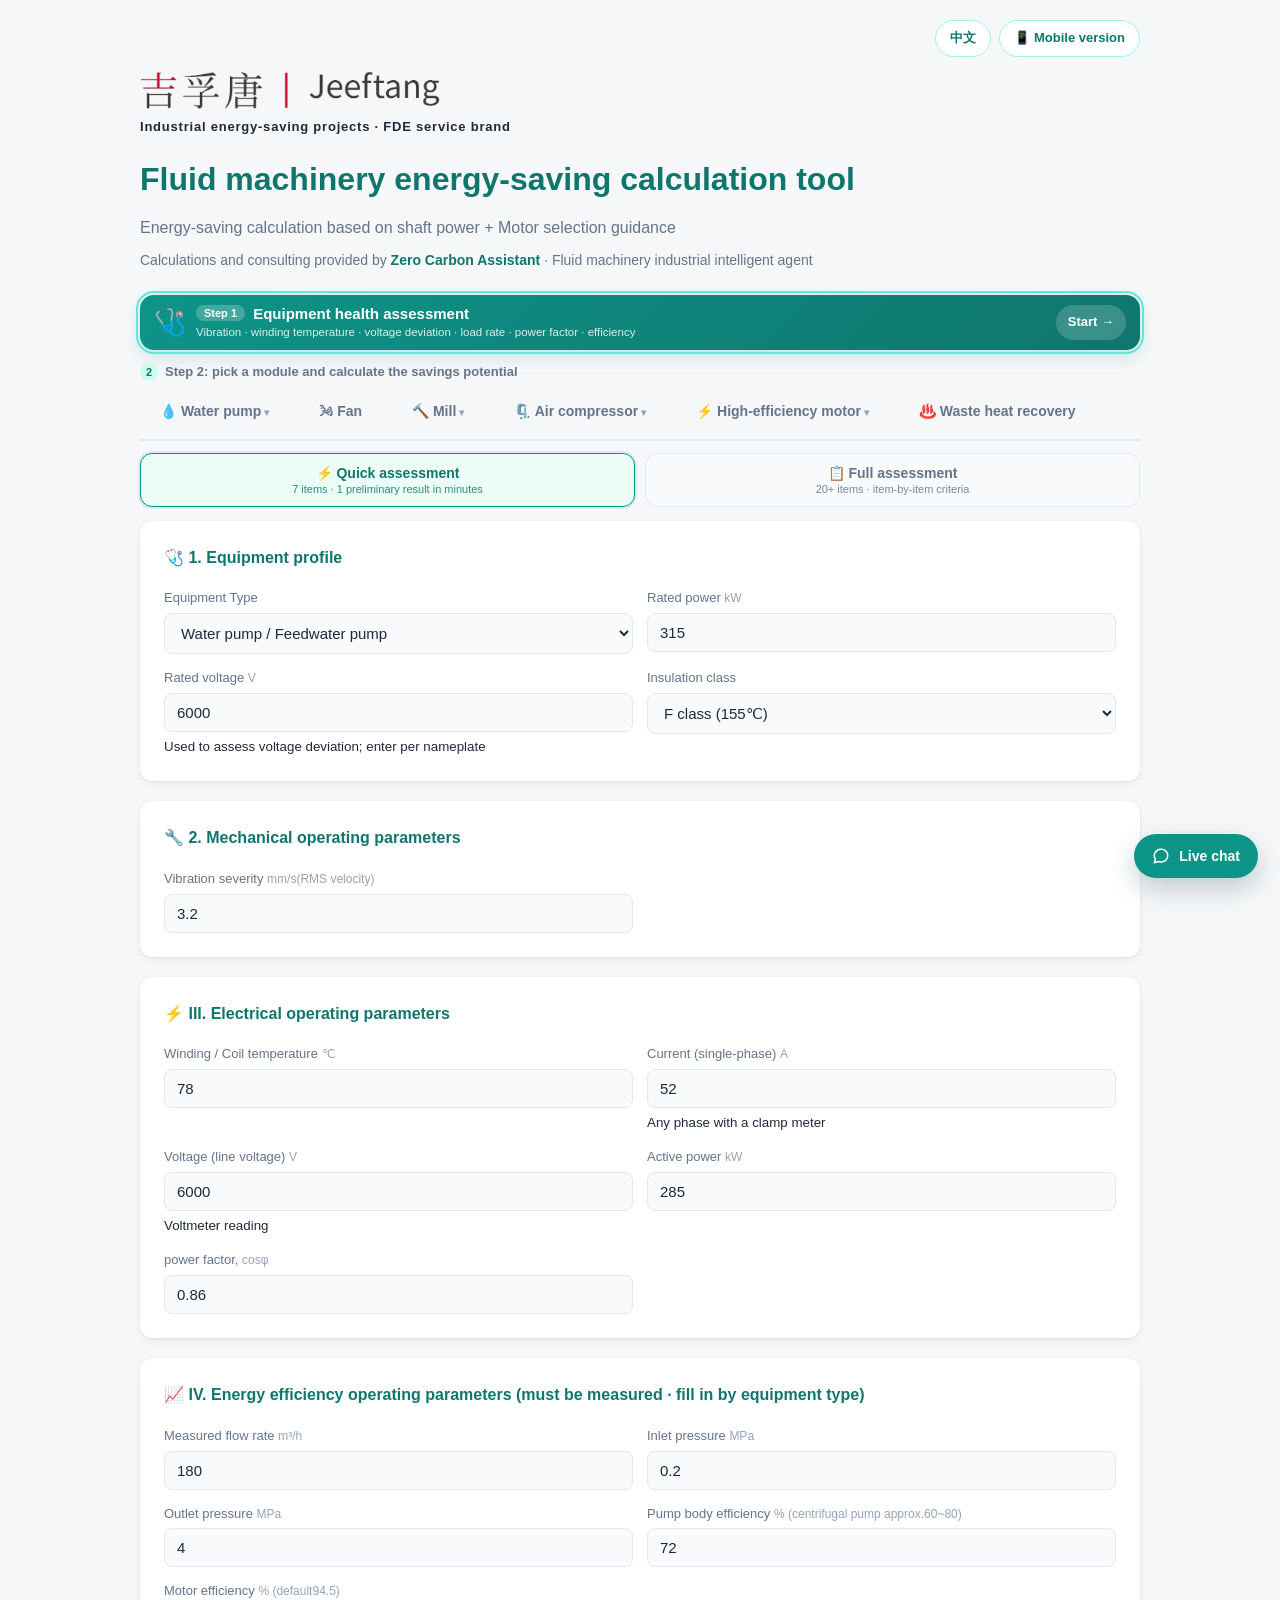
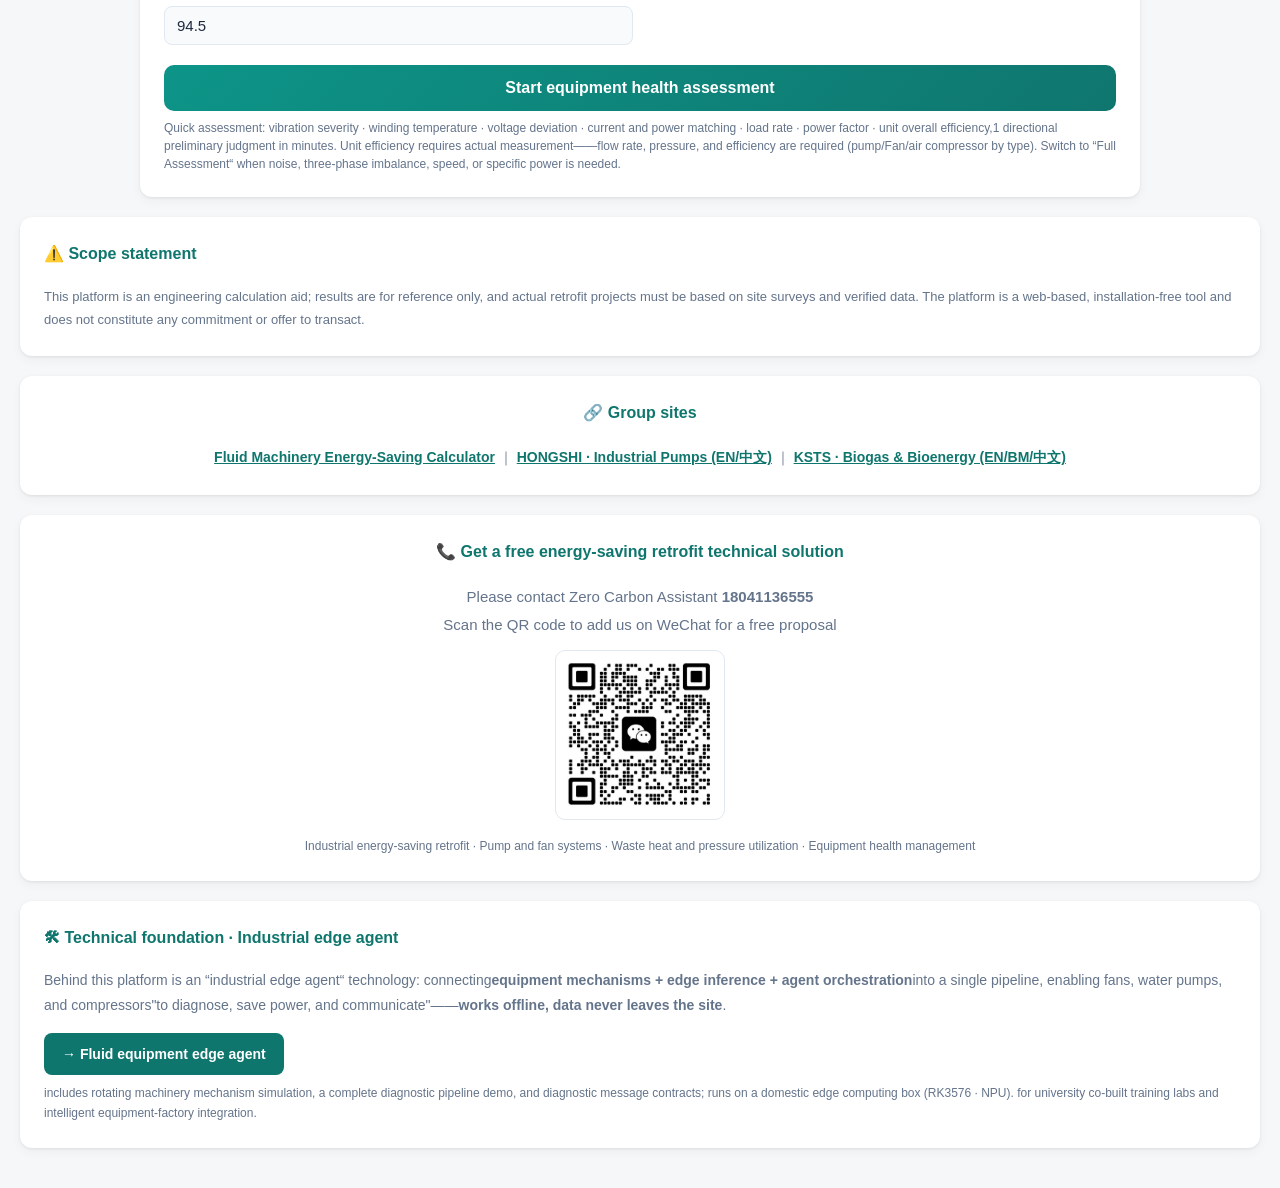
<file: en/index.html>
<!DOCTYPE html>
<html lang="en">
<head>
<meta charset="UTF-8">
<meta name="viewport" content="width=device-width, initial-scale=1.0">
<script>/* View switching rules same as BCU Site:cookie ecalc_view remember selection;?view=desktop / ?view=mobile forced;
   if never selected, judge by device (mobile/narrow screen → /m/ mobile version, computer → desktop version); the mobile version page has a “Desktop version“ entry */
(function(){try{var K="ecalc_view",p=new URLSearchParams(location.search),f=p.get("view");
if(f==="mobile"||f==="desktop"){document.cookie=K+"="+f+";path=/;max-age=31536000;SameSite=Lax";}
var m=document.cookie.match(/(?:^|;\s*)ecalc_view=(mobile|desktop)/);
var dev=(/Mobi|Android|iPhone|iPad|iPod|Windows Phone|IEMobile|HarmonyOS/i.test(navigator.userAgent)||(window.innerWidth<=768))?"mobile":"desktop";
var pref=f||(m&&m[1])||dev;
var path=location.pathname;
if(!(/\/m\//.test(path)||/\/m$/.test(path))&&pref!=="desktop"){
var t;
if(/\/$/.test(path)||!/\.[a-z0-9]+$/i.test(path)){t=path.replace(/\/?$/,"/")+"m/";}
else{t=path.replace(/\/([^\/]+)$/,"/m/$1");}
if(t!==path){var q=location.search.replace(/([?&])view=[^&]*/g,"$1").replace(/&{2,}/g,"&").replace(/[?&]+$/,"");location.replace(t+q+location.hash);}}
}catch(e){}})();</script>
<link rel="alternate" media="only screen and (max-width: 768px)" href="https://jeeftang.github.io/energy-calc-platform/en/m/">

<title>Fluid machinery energy-saving calculation tool | Plunger pump ·Water pump ·Slurry pump ·Fan ·Mill ·Air compressor ·PM motor replacement energy-saving calculation and equipment health assessment (no installation)</title>
<meta name="description" content="Fluid machinery energy-saving calculation tool: a web-based, no-installation industrial energy-saving calculation tool covering energy-saving calculations for plunger pumps, water pumps, slurry pumps, fans, mills, air compressors and waste heat recovery, as well as equipment operating health assessment (mechanical/electrical/energy efficiency), outputting energy-saving rate, annual electricity savings, electricity cost and CO2 reduction, and providing motor selection recommendations. Results are for reference only; engineering requires on-site verification.">
<link rel="canonical" href="https://jeeftang.github.io/energy-calc-platform/en/">
<link rel="alternate" hreflang="en" href="https://jeeftang.github.io/energy-calc-platform/en/">
<link rel="alternate" hreflang="zh-CN" href="https://jeeftang.github.io/energy-calc-platform/">
<link rel="alternate" hreflang="x-default" href="https://jeeftang.github.io/energy-calc-platform/">
<meta property="og:type" content="website">
<meta property="og:title" content="Fluid machinery energy-saving calculation tool | Plunger pump ·Water pump ·Slurry pump ·Fan ·Mill ·Air compressor energy-saving calculation and equipment health assessment (no installation)">
<meta property="og:description" content="Plunger pump/Water pump/Slurry pump/Fan/Mill/Air compressor/Waste heat recovery energy-saving calculation + Equipment operating health assessment, web-based, no installation. Results are for reference only; engineering requires on-site verification.">
<meta property="og:url" content="https://jeeftang.github.io/energy-calc-platform/en/">
<meta property="og:locale" content="en_US">
<meta name="twitter:card" content="summary">
<style>
:root{--primary:#0d9488;--primary-dark:#0f766e;--primary-light:#ccfbf1;--accent:#f59e0b;--bg:#f6f7f9;--card:#fff;--text:#1e293b;--text2:#64748b;--border:#e2e8f0;--danger:#ef4444;--success:#10b981;--shadow:0 1px 3px rgba(0,0,0,.08),0 4px 12px rgba(0,0,0,.04);--radius:12px}
*{margin:0;padding:0;box-sizing:border-box}
body{font-family:-apple-system,'PingFang SC','Microsoft YaHei',sans-serif;background:var(--bg);color:var(--text);line-height:1.6;min-height:100vh;padding:20px}
.container{max-width:1000px;margin:0 auto}
.header{text-align:left;margin-bottom:24px}
.header .brand-logo{display:block;width:300px;max-width:66%;height:auto;margin:0 0 8px}
.header .brand-sub{font-size:13px;font-weight:700;letter-spacing:.06em;color:#1f2937;margin:0 0 16px}
.header h1{color:var(--primary-dark);margin-bottom:10px;font-size:32px}
.header p{color:var(--text2);font-size:16px}
.header .agent-line{margin-top:8px;font-size:14px;color:var(--text2)}
.tabs{display:flex;gap:10px;margin-bottom:30px;border-bottom:2px solid var(--border);padding-bottom:10px;flex-wrap:wrap}
.tab-btn{padding:10px 20px;background:none;border:none;border-radius:8px;cursor:pointer;font-weight:600;color:var(--text2);font-size:14px}
.tab-btn.active{background:var(--primary);color:#fff}
.card{background:var(--card);border-radius:var(--radius);box-shadow:var(--shadow);padding:24px;margin-bottom:20px}
.section-title{font-size:16px;font-weight:700;color:var(--primary-dark);margin-bottom:18px;display:flex;align-items:center;gap:8px}
.form-grid{display:grid;grid-template-columns:1fr 1fr;gap:14px}
.form-group{display:flex;flex-direction:column;gap:4px}
.form-group label{font-size:13px;color:var(--text2);font-weight:500}
.form-group label .unit{color:#94a3b8;font-weight:400;font-size:12px}
.form-group input,.form-group select{padding:10px 12px;border:1.5px solid var(--border);border-radius:8px;font-size:15px;color:var(--text);background:#f8fafc;transition:all .2s;outline:none;width:100%}
.form-group input:focus,.form-group select:focus{border-color:var(--primary);background:#fff;box-shadow:0 0 0 3px rgba(13,148,136,.1)}
.btn-calc{width:100%;padding:14px;background:linear-gradient(135deg,var(--primary),var(--primary-dark));color:#fff;border:none;border-radius:10px;font-size:16px;font-weight:600;cursor:pointer;transition:all .2s;margin-top:20px}
.btn-calc:hover{transform:translateY(-1px);box-shadow:0 4px 16px rgba(13,148,136,.3)}
.results{display:none;margin-top:30px}
.results.show{display:block}
.result-highlight{text-align:center;padding:20px;margin-bottom:16px}
.result-highlight .big-num{font-size:48px;font-weight:800;color:var(--primary);line-height:1.1}
.result-highlight .big-num .pct{font-size:28px}
.result-highlight .label{font-size:14px;color:var(--text2);margin-top:4px}
.metric-row{display:grid;grid-template-columns:1fr 1fr 1fr;gap:12px;margin-bottom:20px}
.metric-card{background:#f8fafc;border-radius:10px;padding:16px;text-align:center;border:1px solid var(--border)}
.metric-card .value{font-size:24px;font-weight:700}
.metric-card .desc{font-size:12px;color:var(--text2);margin-top:2px}
/* Detailed calculation results v2 Reflow (2026-11-14)*/
.detail-table{width:100%;border-collapse:separate;border-spacing:0;font-size:13.5px;margin-top:12px;table-layout:auto}
.detail-table th{padding:9px 12px;text-align:left;background:#f1f5f9;font-weight:600;color:var(--text2);font-size:12px;white-space:nowrap;border-bottom:1px solid var(--border)}
.detail-table th:first-child{border-radius:8px 0 0 0}
.detail-table th:last-child{border-radius:0 8px 0 0;text-align:right}
.detail-table td{padding:9px 12px;text-align:left;border-bottom:1px solid #eef2f6;vertical-align:middle;line-height:1.55}
.detail-table tbody tr:nth-child(even){background:#fafcfd}
.detail-table tbody tr:hover{background:#f0fdfa}
.detail-table td:first-child{color:#475569;font-weight:500}
.detail-table td:last-child{text-align:right;font-weight:600;font-variant-numeric:tabular-nums}
.detail-table tr.dt-key{background:linear-gradient(90deg,#ecfdf5,#f7fefb)!important}
.detail-table tr.dt-key td:first-child{color:#0f766e}
.detail-table tr.dt-group td{background:#f0fdfa;color:#0f766e;font-weight:700;font-size:12px;letter-spacing:.03em;padding:7px 12px;border-bottom:1px solid #d7ece7;text-align:left!important}
.detail-table tr.dt-warn td{background:#fff7ed;color:#b45309;font-weight:600;font-size:12.5px;line-height:1.65;border-bottom-color:#fed7aa;text-align:left}
.note{font-size:12px;color:var(--text2);margin-top:8px;line-height:1.5}
.toast{position:fixed;top:20px;left:50%;transform:translateX(-50%);background:#1e293b;color:#fff;padding:12px 24px;border-radius:8px;font-size:14px;z-index:9999;display:none;box-shadow:var(--shadow)}
.toast.show{display:block}
.viewswitch{display:flex;justify-content:flex-end;gap:8px;margin:0 0 6px}
.lang-switch{font-size:13px;font-weight:700;letter-spacing:.02em}
.viewswitch a{font-size:13px;color:var(--primary-dark);text-decoration:none;border:1px solid #99f6e4;background:#fff;padding:7px 14px;border-radius:999px;font-weight:600}
.viewswitch a:active{opacity:.8}
.health-entry{display:flex;align-items:center;gap:10px;margin:0 0 12px;padding:9px 14px;cursor:pointer;text-decoration:none;
  background:linear-gradient(135deg,#0d9488,#0f766e);color:#fff;border-radius:14px;
  box-shadow:0 6px 18px rgba(13,148,136,.22);transition:transform .15s,box-shadow .15s}
.health-entry:hover{transform:translateY(-1px);box-shadow:0 10px 22px rgba(13,148,136,.3)}
.health-entry .he-icon{font-size:26px;line-height:1}
.health-entry .he-text{flex:1;display:flex;flex-direction:column;gap:2px;min-width:0}
.health-entry .he-text b{font-size:15px;font-weight:700;line-height:1.3}
.health-entry .he-text small{font-size:11.5px;opacity:.86;line-height:1.35}
.health-entry .he-go{font-size:13px;font-weight:700;white-space:nowrap;background:rgba(255,255,255,.18);padding:7px 12px;border-radius:999px}
.health-entry.on{outline:2px solid #5eead4;outline-offset:2px}
.mode-switch{display:flex;gap:10px;margin:0 0 14px}
.mode-btn{flex:1;display:flex;flex-direction:column;align-items:center;gap:2px;padding:11px 12px;border-radius:12px;
  border:1px solid var(--border);background:#f8fafc;color:var(--text2);font-size:14px;font-weight:700;font-family:inherit;cursor:pointer}
.mode-btn small{font-size:11px;font-weight:500;opacity:.85}
.mode-btn.on{background:#ecfdf5;border-color:var(--primary);color:var(--primary-dark);box-shadow:0 0 0 2px rgba(13,148,136,.12)}
.q-only{display:none}
#health-tab.h-quick .q-only{display:block}
#health-tab.h-quick span.q-only{display:inline}
#health-tab.h-quick .q-full{display:none !important}
.tab-content{scroll-margin-top:12px}
.he-flash{animation:heFlash 1.6s ease-out}
@keyframes heFlash{0%{box-shadow:0 0 0 4px rgba(13,148,136,.45)}100%{box-shadow:0 0 0 0 rgba(13,148,136,0)}}
.health-entry .he-step{font-size:11px;font-weight:700;background:rgba(255,255,255,.22);padding:2px 8px;border-radius:999px;margin-right:4px;vertical-align:2px}
.step-line{display:flex;align-items:center;gap:7px;font-size:13px;font-weight:600;color:var(--text2);margin:2px 0 10px}
.step-line .step-no{width:18px;height:18px;border-radius:50%;background:var(--primary-light);color:var(--primary-dark);font-size:11px;font-weight:700;display:inline-flex;align-items:center;justify-content:center}
.tab-btn .chev{font-size:10px;opacity:.65;margin-left:3px}
.tabs{margin-bottom:12px !important}
.subnav{display:flex;align-items:center;gap:10px;flex-wrap:wrap;margin:0 0 18px;padding:10px 14px;
  background:#fff;border:1px solid var(--border);border-radius:12px}
.subnav-title{font-size:12px;font-weight:700;color:var(--primary-dark);background:var(--primary-light);
  padding:4px 10px;border-radius:999px;white-space:nowrap}
.subnav-items{display:flex;gap:8px;flex-wrap:wrap}
.sub-btn{font-size:13px;padding:7px 14px;border-radius:999px;border:1px solid var(--border);
  background:#f8fafc;color:var(--text2);cursor:pointer;font-weight:600;font-family:inherit}
.sub-btn:hover{border-color:var(--primary);color:var(--primary-dark)}
.sub-btn.on{background:var(--primary-dark);border-color:var(--primary-dark);color:#fff}
.variant-badge{font-size:12px;line-height:1.7;color:#0f766e;background:#f0fdfa;border:1px dashed #99f6e4;
  border-radius:10px;padding:9px 13px;margin:-8px 0 18px}
@media(max-width:768px){
  .form-grid{grid-template-columns:1fr}
  .metric-row{grid-template-columns:1fr}
  .tabs{flex-direction:column}
  .tab-btn{width:100%}
}
</style>
<script type="application/ld+json">{
  "@context": "https://schema.org",
  "@graph": [
    {
      "@type": "SoftwareApplication",
      "@id": "https://jeeftang.github.io/energy-calc-platform/#software",
      "name": "Fluid machinery energy-saving calculation tool",
      "alternateName": "Energy-saving calculationPro V2",
      "url": "https://jeeftang.github.io/energy-calc-platform/",
      "applicationCategory": "BusinessApplication",
      "applicationSubCategory": "Industrial energy-saving calculation",
      "operatingSystem": "Web(browser, web-based, no installation)",
      "inLanguage": "zh-CN",
      "isAccessibleForFree": true,
      "description": "A web-based, no-installation industrial energy-saving calculation tool covering shaft power energy-saving calculations for plunger pumps, water pumps, slurry pumps, fans, mills and air compressors, outputting energy-saving rate, annual electricity savings, electricity cost and CO2 reduction, and providing motor selection recommendations (safety factor 1.1–1.25). It is an engineering auxiliary calculation tool; results are for reference only and actual engineering requires on-site verification.",
      "featureList": [
        "Plunger pump energy-saving calculation (shaft power and electricity savings calculated from flow rate, inlet/outlet pressure and efficiency)",
        "Water pump energy-saving calculation (shaft power and electricity savings calculated from flow rate, head and efficiency)",
        "Slurry pump energy-saving calculation (shaft power, power consumption per ton of dry ore and electricity savings calculated from slurry density, flow rate, head and slurry operating condition efficiency)",
        "Fan energy-saving calculation (electricity savings calculated by comparing air volume, air pressure and efficiency before and after retrofit)",
        "Mill energy-saving calculation (electricity savings and CO2 reduction calculated by comparing original/new motor efficiency and load factor)",
        "Motor selection recommendation: calculated shaft power × safety factor (1.1–1.25)→ select standard power rating",
        "Output the comprehensive energy-saving rate, annual electricity savings, annual electricity cost savings,CO₂ emission reduction",
        "No installation required; use directly in a browser"
      ],
      "softwareRequirements": "Modern browser (supports JavaScript)",
      "contactPoint": {
        "@type": "ContactPoint",
        "name": "Mr. Tang",
        "contactType": "Industrial energy-saving project consulting",
        "availableLanguage": "zh-CN"
      },
      "disclaimer": "This platform is an engineering-assisted calculation tool. Calculation results are for reference only. Actual retrofit projects must be based on on-site surveys and verified data, and this does not constitute any commitment or transaction offer."
    }
  ]
}</script>
</head>
<body>
<div class="container">
  <div class="viewswitch"><a class="lang-switch" href="../" hreflang="zh-CN" title="中文版 / Chinese">中文</a><a href="m/?view=mobile" title="Switch to mobile edition">📱 Mobile version</a></div>
  <div class="header">
    <img class="brand-logo" src="../logo-jeeftang.png" alt="Jeeftang">
    <div class="brand-sub">Industrial energy-saving projects · FDE service brand</div>
    <h1>Fluid machinery energy-saving calculation tool</h1>
    <p>Energy-saving calculation based on shaft power + Motor selection guidance</p>
    <div class="agent-line">Calculations and consulting provided by <b style="color:var(--primary-dark)">Zero Carbon Assistant</b> · Fluid machinery industrial intelligent agent</div>
  </div>
  
  <!-- Equipment health assessment: independent entry, placed above the navigation bar (2026-11-14 team decision) -->
  <a class="health-entry" id="healthEntry" href="#health" onclick="return openHealth(event)">
    <span class="he-icon">🩺</span>
    <span class="he-text"><b><span class="he-step">Step 1</span> Equipment health assessment</b><small>Vibration &middot; winding temperature &middot; voltage deviation &middot; load rate &middot; power factor &middot; efficiency</small></span>
    <span class="he-go">Start &rarr;</span>
  </a>
  <div class="step-line"><span class="step-no">2</span>Step 2: pick a module and calculate the savings potential</div>
  <div class="tabs" id="navGroups">
    <button class="tab-btn grp active" data-grp="pump" onclick="navGroup('pump')">💧 Water pump<span class="chev">▾</span></button>
    <button class="tab-btn" data-tab="fan" onclick="showTab('fan')">🌬 Fan</button>
    <button class="tab-btn grp" data-grp="mill" onclick="navGroup('mill')">🔨 Mill<span class="chev">▾</span></button>
    <button class="tab-btn grp" data-grp="air" onclick="navGroup('air')">🗜️ Air compressor<span class="chev">▾</span></button>
    <button class="tab-btn grp" data-grp="motor" onclick="navGroup('motor')">⚡ High-efficiency motor<span class="chev">▾</span></button>
    <button class="tab-btn" data-tab="heat" onclick="showTab('heat')">♨️ Waste heat recovery</button>
  </div>
  <div class="subnav" id="subNav" style="display:none">
    <span class="subnav-title" id="subNavTitle">Water pump</span>
    <div class="subnav-items" id="subNavItems"></div>
  </div>
  <div class="variant-badge" id="variantBadge" style="display:none"></div>
  
  <!-- ==================== Plunger pump module ==================== -->
  <div id="plunger-tab" class="tab-content">
    <div class="card">
      <div class="section-title">⚙️ I. Plunger pump equipment parameters</div>
      <div class="form-grid">
        <div class="form-group"><label>Equipment name (old equipment)</label><input type="text" id="plunger_oldName" value="Old water injection pump"></div>
        <div class="form-group"><label>Matching equipment name (new equipment)</label><input type="text" id="plunger_newName" value="Permanent magnet VFD water injection pump"></div>
        <div class="form-group"><label>Average daily water injection volume <span class="unit">m³</span></label><input type="number" id="plunger_dailyWater" value="500" oninput="updatePlungerFromDaily()"><small>Fill in from the ledger; average flow rate and input power are converted automatically</small></div>
        <div class="form-group"><label>Average daily power consumption <span class="unit">kWh</span></label><input type="number" id="plunger_dailyPower" value="3240" oninput="updatePlungerFromDaily()"><small>Electricity meter/Ledger reading; average input power is converted automatically</small></div>
        <div class="form-group"><label>Average flow rate <span class="unit">m³/h</span></label><input type="number" id="plunger_avgFlow" value="20.8" oninput="updatePlungerMotorPower()"></div>
        <div class="form-group"><label>Average input power <span class="unit">kW</span></label><input type="number" id="plunger_avgInputPower" value="135"></div>
        <div class="form-group"><label>Inlet pressure <span class="unit">MPa</span></label><input type="number" id="plunger_inPressure" value="0.1" step="0.01" oninput="updatePlungerMotorPower()"></div>
        <div class="form-group"><label>Outlet pressure <span class="unit">MPa</span></label><input type="number" id="plunger_outPressure" value="15" step="0.01" oninput="updatePlungerMotorPower()"></div>
        <div class="form-group"><label>Operating days <span class="unit">days</span></label><input type="number" id="plunger_runDays" value="300"></div>
        <div class="form-group"><label>Electricity price <span class="unit">CNY/kWh</span></label><input type="number" id="plunger_elecPrice" value="0.6" step="0.01"></div>
      </div>
    </div>
    
    <div class="card">
      <div class="section-title">⚡ II. Efficiency parameters</div>
      <div class="form-grid">
        <div class="form-group"><label>Retrofit model (new equipment)</label><select id="plunger_newType" onchange="plungerNewTypeChange()">
          <option value="Plunger pump standard">Plunger pump (standard type) · Reference 90%</option>
          <option value="Plunger pump high-efficiency">Plunger pump (high-efficiency/premium sample) · Reference 92%</option>
          <option value="Plunger pump solids-laden">Plunger pump (solids-laden/slurry condition) · Reference 85%</option>
          <option value="custom">Custom (manual entry)</option>
        </select><small id="plunger_newType_tip">Plunger pump overall efficiency reference 90% (our engineering basis ≥90%; can be changed per manufacturer sample)</small></div>
        <div class="form-group"><label>New pump efficiency <span class="unit">% (auto-filled, editable)</span></label><input type="number" id="plunger_pumpEff" value="0.90" step="0.01" min="0.1" max="1" oninput="updatePlungerMotorPower()"></div>
        <div class="form-group"><label>Motor efficiency <span class="unit">%</span></label><input type="number" id="plunger_motorEff" value="0.92" step="0.01" min="0.1" max="1" oninput="updatePlungerMotorPower()"></div>
        <div class="form-group"><label>VFD efficiency <span class="unit">%</span></label><input type="number" id="plunger_vfdEff" value="0.97" step="0.01" min="0.1" max="1" oninput="updatePlungerMotorPower()"></div>
        <div class="form-group"><label>Matching motor power <span class="unit">kW</span></label><input type="number" id="plunger_motorPower" value="55" readonly></div>
      </div>
      <div class="note">Note: matching motor power is calculated automatically from flow rate and pressure.<b>You do not need to enter the original pump efficiency</b>——The system automatically back-calculates from “original condition effective power ÷ measured average input power“; results are listed directly in the details below.</div>
    </div>
    
    <button class="btn-calc" onclick="calcPlunger()">🔍 Start plunger pump energy-saving calculation</button>
    
    <div class="results" id="plunger-results">
      <div class="card">
        <div class="result-highlight">
          <div class="big-num" id="plunger-savingRate">0<span class="pct">%</span></div>
          <div class="label">Overall energy-saving rate</div>
        </div>
        <div class="metric-row">
          <div class="metric-card"><div class="value" id="plunger-dailySave">0</div><div class="desc">Daily electricity savings kWh</div></div>
          <div class="metric-card"><div class="value" id="plunger-yearlySave">0</div><div class="desc">Annual electricity savings 10k kWh</div></div>
          <div class="metric-card"><div class="value" id="plunger-yearlyMoney">0</div><div class="desc">Annual electricity cost saving (10k CNY)</div></div>
        </div>
      </div>
      
      <div class="card">
        <div class="section-title">📊 Detailed calculation results</div>
        <table class="detail-table">
          <thead><tr><th>Project</th><th>Value</th></tr></thead>
          <tbody id="plunger-detailTable"></tbody>
        </table>
        <div style="margin-top: 20px; padding: 15px; background: linear-gradient(135deg, #0d9488, #0f766e); color: white; border-radius: 8px; text-align: center;">
          <strong style="font-size: 16px;">Get a free energy-saving retrofit technical solution</strong><br>
          <span style="font-size: 14px;">Please contact the Zero Carbon Assistant; scan the QR code to add WeChat (QR code at the bottom of the page)</span>
        </div>
      </div>
    </div>
  </div>
  
  <!-- ==================== Mill module ==================== -->
  <div id="mill-tab" class="tab-content" style="display:none">
    <div class="card">
      <div class="section-title">🔨 I. Mill equipment parameters</div>
      <div class="form-grid">
        <div class="form-group"><label>Equipment name (old equipment)</label><input type="text" id="mill_oldName" value="Old ball mill"></div>
        <div class="form-group"><label>Matching equipment name (new equipment)</label><input type="text" id="mill_newName" value="Permanent magnet synchronous ball mill"></div>
        <div class="form-group"><label>Mill power <span class="unit">kW</span></label><input type="number" id="mill_power" value="250"></div>
        <div class="form-group"><label>Annual operating hours <span class="unit">h</span></label><input type="number" id="mill_hours" value="6000"></div>
        <div class="form-group"><label>Electricity price <span class="unit">CNY/kWh</span></label><input type="number" id="mill_price" value="0.6" step="0.01"></div>
      </div>
    </div>
    
    <div class="card">
      <div class="section-title">⚡ II. Efficiency parameters</div>
      <div class="form-grid">
        <div class="form-group"><label>Original motor efficiency <span class="unit">%</span></label><input type="number" id="mill_oldEff" value="0.92" step="0.01" min="0.1" max="1"></div>
        <div class="form-group"><label>New motor efficiency <span class="unit">%</span></label><input type="number" id="mill_newEff" value="0.96" step="0.01" min="0.1" max="1"></div>
        <div class="form-group"><label>Original load rate <span class="unit">%</span></label><input type="number" id="mill_oldLoad" value="0.85" step="0.01" min="0.1" max="1"></div>
        <div class="form-group"><label>New load rate <span class="unit">%</span></label><input type="number" id="mill_newLoad" value="0.95" step="0.01" min="0.1" max="1"></div>
      </div>
      <div class="note">Note: A higher load rate reduces no-load losses; PM synchronous motors are more efficient at low loads</div>
    </div>
    
    <button class="btn-calc" onclick="calcMill()">🔍 Start mill energy-saving calculation</button>
    
    <div class="results" id="mill-results">
      <div class="card">
        <div class="result-highlight">
          <div class="big-num" id="mill-savingRate">0<span class="pct">%</span></div>
          <div class="label">Overall energy-saving rate</div>
        </div>
        <div class="metric-row">
          <div class="metric-card"><div class="value" id="mill-annualSave">0</div><div class="desc">Annual electricity savings 10k kWh</div></div>
          <div class="metric-card"><div class="value" id="mill-annualMoney">0</div><div class="desc">Annual electricity cost saving (10k CNY)</div></div>
          <div class="metric-card"><div class="value" id="mill-CO2">0</div><div class="desc">CO₂CO2 reduction (t)</div></div>
        </div>
      </div>
      
      <div class="card">
        <div class="section-title">📊 Detailed calculation results</div>
        <table class="detail-table">
          <thead><tr><th>Project</th><th>Value</th></tr></thead>
          <tbody id="mill-detailTable"></tbody>
        </table>
        <div style="margin-top: 20px; padding: 15px; background: linear-gradient(135deg, #0d9488, #0f766e); color: white; border-radius: 8px; text-align: center;">
          <strong style="font-size: 16px;">Get a free energy-saving retrofit technical solution</strong><br>
          <span style="font-size: 14px;">Please contact the Zero Carbon Assistant; scan the QR code to add WeChat (QR code at the bottom of the page)</span>
        </div>
      </div>
    </div>
  </div>
  
  <!-- ==================== Air compressor module (new,2026-10-12;2026-10-21 the overall energy-saving rate is now calculated automatically from the parameters) ==================== -->
  <div id="air-tab" class="tab-content" style="display:none">
    <div class="card">
      <div class="section-title">🗜️ I. Air compressor parameters before retrofit</div>
      <div class="form-grid">
        <div class="form-group"><label>Number of units in operation <span class="unit">units</span></label><input type="number" id="air_count" value="2" step="1"></div>
        <div class="form-group"><label>Input power per unit P₁ <span class="unit">kW</span></label><input type="number" id="air_p1" value="132"></div>
        <div class="form-group"><label>Air displacement per unit Q₁ <span class="unit">m³/min</span></label><input type="number" id="air_q1" value="24" step="0.1"></div>
        <div class="form-group"><label>Discharge pressure <span class="unit">MPa</span></label><input type="number" id="air_press" value="0.8" step="0.05" oninput="airDpHint()"></div>
        <div class="form-group"><label>Average loading rate <span class="unit">%</span></label><input type="number" id="air_load" value="60" step="1"></div>
        <div class="form-group"><label>Unloading power ratio <span class="unit">%(% of rated)</span></label><input type="number" id="air_unload" value="35" step="1"></div>
        <div class="form-group"><label>Motor power at working pressure P₀ <span class="unit">kW(leave blank=to use P₁)</span></label><input type="number" id="air_p0" step="1" placeholder="leave blank to use P₁"></div>
        <div class="form-group"><label>motor+Transmission efficiency η₀ <span class="unit">%</span></label><input type="number" id="air_eta0" value="98.3" step="0.1" min="80" max="100"></div>
      </div>
      <div class="note">For screw compressors with load/unload control, the unloading period still consumes the rated power 25%~40% (default 35%). This no-load loss is the main energy-saving potential for VFD retrofits and centralized linkage control.</div>
    </div>

    <div class="card">
      <div class="section-title">⚡ II. Retrofit plan (energy-saving rate calculated automatically from the parameters below)</div>
      <div class="form-grid">
        <div class="form-group"><label>Retrofit method</label>
          <select id="air_method" onchange="airMethodChange()">
            <option value="vfd">VFD retrofit (permanent magnet VFD / install VFD)</option>
            <option value="ctrl">Centralized coordinated control (multiple units linked, on-demand air supply)</option>
            <option value="replace">Full-unit high-efficiency replacement (Grade 1 energy efficiency)</option>
            <option value="pipe">Piping and leakage management</option>
          </select>
        </div>
        <div class="form-group"><label>Discharge pressure reduction after retrofit Δp <span class="unit">MPa</span></label><input type="number" id="air_dp" value="0.05" step="0.01" min="0" max="0.2"><div style="font-size:12px;color:var(--text2);margin-top:4px" id="air-dpHint"></div></div>

        <div class="form-group air-param" data-m="vfd"><label>VFD+Motor overall efficiency η <span class="unit">%</span></label><input type="number" id="air_eta" value="97" step="0.5" min="80" max="100"></div>

        <div class="form-group air-param" data-m="ctrl"><label>Unload power share after coordinated control <span class="unit">%(% of rated)</span></label><input type="number" id="air_u2" value="5" step="1" min="0" max="40"></div>

        <div class="form-group air-param" data-m="replace"><label>Specific power of new unit SP₂ <span class="unit">kW/(m³/min)</span></label><input type="number" id="air_sp2" step="0.1" min="3" placeholder="Leave blank = Specific power improvement of existing unit 15%"></div>
        <div class="form-group air-param" data-m="replace"><label>New unit type</label>
          <select id="air_newtype">
            <option value="pm">Permanent magnet VFD (Grade 1 energy efficiency)</option>
            <option value="fixed">Fixed speed (Grade 1 energy efficiency)</option>
            <option value="maglev">Magnetic levitation centrifugal (Grade 1 energy efficiency)</option>
          </select>
        </div>

        <div class="form-group air-param" data-m="pipe"><label>System leakage rate <span class="unit">% (share of total air consumption)</span></label><input type="number" id="air_leak" value="20" step="1" min="0" max="60"></div>
        <div class="form-group air-param" data-m="pipe"><label>Proportion of leakage that can be managed <span class="unit">%</span></label><input type="number" id="air_fix" value="50" step="5" min="0" max="100"></div>

        <div class="form-group"><label>Waste heat recovery rate <span class="unit">% (0 = not included)</span></label><input type="number" id="air_heat" value="70" step="5"></div>
        <div class="form-group"><label>Value of recovered heat <span class="unit">CNY/kWh (heat)</span></label><input type="number" id="air_heatPrice" value="0.30" step="0.01"></div>
      </div>
      <div class="note" id="air-methodNote">VFD retrofit: first eliminate unload/idle losses, then convert using the screw compressor part-load power curve——VFD unit about 20% power is fixed loss (oil pump/fan/VFD), the remainder is roughly linear with air flow, so 50% air flow requires about 60% power (specific power degradation about 20%); constant-pressure control can further reduce discharge pressure; each reduction of 0.1 MPa shaft power drops about 7%.</div>
    </div>

    <div class="card">
      <div class="section-title">⏱️ III. Operation and price</div>
      <div class="form-grid">
        <div class="form-group"><label>Annual operating hours <span class="unit">h</span></label><input type="number" id="air_hours" value="6000"></div>
        <div class="form-group"><label>Electricity price <span class="unit">CNY/kWh</span></label><input type="number" id="air_price" value="0.65" step="0.01"></div>
        <div class="form-group"><label>Retrofit investment <span class="unit">10k CNY (optional)</span></label><input type="number" id="air_invest" step="1" placeholder="payback period is shown only when filled"></div>
      </div>
      <button class="btn-calc" onclick="calcAir()">Start air compressor energy-saving calculation</button>
    </div>

    <div id="air-results" class="results">
      <div class="card">
        <div class="result-highlight">
          <div class="big-num"><span id="air-savingRate">0</span><span class="pct">%</span></div>
          <div class="label">Overall energy-saving rate (auto-calculated from operating parameters)</div>
        </div>
        <div class="metric-row">
          <div class="metric-card"><div class="value" id="air-annualSave">0</div><div class="desc">Annual electricity savings 10k kWh</div></div>
          <div class="metric-card"><div class="value" id="air-annualMoney">0</div><div class="desc">Annual electricity cost saving (10k CNY)</div></div>
          <div class="metric-card"><div class="value" id="air-CO2">0</div><div class="desc">CO₂CO2 reduction (t)</div></div>
          <div class="metric-card"><div class="value" id="air-payback">—</div><div class="desc">Static payback period, years</div></div>
        </div>
      </div>

      <div class="card">
        <div class="section-title">📊 Detailed calculation results</div>
        <table class="detail-table">
          <thead><tr><th>Project</th><th>Value</th></tr></thead>
          <tbody id="air-detailTable"></tbody>
        </table>
      </div>

      <div class="card">
        <div class="section-title">🧮 Energy-saving rate breakdown (item-by-item verifiable)</div>
        <table class="detail-table">
          <thead><tr><th>Stage</th><th>Power kW(before → after)</th><th>Contribution of this stage</th></tr></thead>
          <tbody id="air-stepTable"></tbody>
        </table>
        <div class="note">Overall energy-saving rate = Final result after item-by-item effects of all stages, not manually entered; a negative value indicates that this stage increases energy consumption (e.g., inverter losses).</div>
      </div>

      <div class="card">
        <div class="section-title">♻️ Air compressor waste heat recovery (optional)</div>
        <table class="detail-table">
          <thead><tr><th>Project</th><th>Value</th></tr></thead>
          <tbody id="air-heatTable"></tbody>
        </table>
        <div class="note">Approximately 90% of the air compressor’s input electrical energy is ultimately converted into heat, of which 70%~80% can be recovered for domestic hot water, heating, or process preheating (recovery rate ≥75% can produce 60℃ of hot water or above).</div>
      </div>

      <div class="card" style="background:linear-gradient(135deg,#0d9488,#0f766e);color:#fff;text-align:center">
        <div style="font-size:18px;font-weight:700;margin-bottom:6px">Get a free energy-saving retrofit technical solution</div>
        <div style="font-size:14px;opacity:.95;margin-bottom:8px">Please contact Zero Carbon Assistant; scan the QR code to add WeChat</div>
        <img src="../qr-kefu.png" alt="Zero Carbon Assistant · WeChat add-friend QR code" style="width:150px;height:150px;border-radius:10px;background:#fff;padding:6px;margin:4px 0" onerror="this.style.display='none'">
        <div style="font-size:12px;opacity:.85">Scan QR code to add WeChat · Free solution</div>
      </div>
    </div>
  </div>

  <!-- ==================== Waste heat recovery module (new,2026-10-12) ==================== -->
  <div id="heat-tab" class="tab-content" style="display:none">
    <div class="card">
      <div class="section-title">♨️ I. Waste heat source parameters</div>
      <div class="form-grid">
        <div class="form-group"><label>Waste heat medium</label>
          <select id="heat_media" onchange="heatMediaChange()">
            <option value="flue">Flue gas (boiler, / kiln, / heating furnace exhaust)</option>
            <option value="water">Hot water / Circulating water</option>
            <option value="steam">Steam condensate / Drain</option>
          </select>
        </div>
        <div class="form-group"><label id="heat_flowLabel">Flue gas flow rate <span class="unit">Nm³/h</span></label><input type="number" id="heat_flow" value="30000"></div>
        <div class="form-group"><label>Inlet temperature t₁ <span class="unit">℃</span></label><input type="number" id="heat_t1" value="320"></div>
        <div class="form-group"><label>Outlet temperature after recovery t₂ <span class="unit">℃</span></label><input type="number" id="heat_t2" value="150"></div>
        <div class="form-group"><label id="heat_cpLabel">Flue gas specific heat <span class="unit">kJ/(Nm³·℃)</span></label><input type="number" id="heat_cp" value="1.34" step="0.01"></div>
        <div class="form-group"><label>Annual operating hours <span class="unit">h</span></label><input type="number" id="heat_hours" value="7000"></div>
      </div>
      <div class="note">Flue gas specific heat is usually taken as 1.30~1.45 kJ/(Nm³·℃); water specific heat 4.18 kJ/(kg ·℃).t₂ Must be above the acid dew point (coal-fired flue gas generally ≥120℃), to avoid low-temperature corrosion.</div>
    </div>

    <div class="card">
      <div class="section-title">⚡ II. Recovery and utilization scheme</div>
      <div class="form-grid">
        <div class="form-group"><label>Recovery purpose</label>
          <select id="heat_use" onchange="heatUseChange()">
            <option value="preheat">Preheat combustion air / Process material</option>
            <option value="hotwater">Produce hot water / Space heating</option>
            <option value="steam">Replace steam (generate low-pressure steam)</option>
            <option value="orc">ORC Low-temperature waste heat power generation</option>
          </select>
        </div>
        <div class="form-group"><label>Recovery efficiency η <span class="unit">% (heat exchanger efficiency)</span></label><input type="number" id="heat_eff" value="85" step="1"></div>
        <div class="form-group"><label id="heat_priceLabel">Heat price <span class="unit">CNY/GJ</span></label><input type="number" id="heat_price" value="55" step="1"></div>
        <div class="form-group"><label>ORC Power generation efficiency <span class="unit">% (power generation only)</span></label><input type="number" id="heat_orcEff" value="12" step="1"></div>
        <div class="form-group"><label>System investment <span class="unit">10k CNY (leave blank for automatic estimation)</span></label><input type="number" id="heat_invest" value="" placeholder="Leave blank to estimate using the unit price at bottom right" step="1"></div>
        <div class="form-group"><label>Investment estimation unit price <span class="unit">CNY/kW(used when left blank)</span></label><input type="number" id="heat_unitCost" value="1500" step="50"></div>
      </div>
      <button class="btn-calc" onclick="calcHeat()">Start waste heat recovery calculation</button>
    </div>

    <div id="heat-results" class="results">
      <div class="card">
        <div class="result-highlight">
          <div class="big-num"><span id="heat-power">0</span><span class="pct"> kW</span></div>
          <div class="label">Recoverable thermal power (effective)</div>
        </div>
        <div class="metric-row">
          <div class="metric-card"><div class="value" id="heat-annualHeat">0</div><div class="desc">Annual recovered heat GJ</div></div>
          <div class="metric-card"><div class="value" id="heat-money">0</div><div class="desc">Annual benefit (10k CNY)</div></div>
          <div class="metric-card"><div class="value" id="heat-co2">0</div><div class="desc">CO₂CO2 reduction (t)</div></div>
        </div>
      </div>

      <div class="card">
        <div class="section-title">📊 Detailed calculation results</div>
        <table class="detail-table">
          <thead><tr><th>Project</th><th>Value</th></tr></thead>
          <tbody id="heat-detailTable"></tbody>
        </table>
      </div>

      <div class="card" style="background:linear-gradient(135deg,#0d9488,#0f766e);color:#fff;text-align:center">
        <div style="font-size:18px;font-weight:700;margin-bottom:6px">Get a free energy-saving retrofit technical solution</div>
        <div style="font-size:14px;opacity:.95;margin-bottom:8px">Please contact Zero Carbon Assistant; scan the QR code to add WeChat</div>
        <img src="../qr-kefu.png" alt="Zero Carbon Assistant · WeChat add-friend QR code" style="width:150px;height:150px;border-radius:10px;background:#fff;padding:6px;margin:4px 0" onerror="this.style.display='none'">
        <div style="font-size:12px;opacity:.85">Scan QR code to add WeChat · Free solution</div>
      </div>
    </div>
  </div>

  <!-- ==================== Fan Module (New) ==================== -->
  <div id="fan-tab" class="tab-content" style="display:none">
    <div class="card">
      <div class="section-title">🌬 1. Fan Parameters Before Retrofit</div>
      <div class="form-grid">
        <div class="form-group"><label>Equipment Type</label><select id="fan_kind" onchange="fanKindChange()">
          <option value="Centrifugal fan">Centrifugal fan (forced/induced/primary/dust removal/cooling)</option>
          <option value="Axial fan">Axial fan (including adjustable moving blades)</option>
          <option value="Roots blower">Roots blower (positive displacement)</option>
          <option value="Vacuum pump">Vacuum pump (Roots/liquid ring/dry)</option>
        </select><small id="fan_kind_tip" style="display:block;font-size:12px;color:#888;margin-top:4px">forced/induced/primary/dust removal/cooling fan main model</small></div>
        <div class="form-group"><label>absolute suction pressure <span class="unit">kPa</span></label><input type="number" id="fan_pin" value="101.325" step="0.1"><small>Fan maintained 101.3; for vacuum pumps enter actual absolute suction pressure (e.g. 40)</small></div>
        <div class="form-group"><label>Airflow rate Q₁ <span class="unit">m³/h</span></label><input type="number" id="fan_Q1" value="120000" oninput="fanEta1Auto()"></div>
        <div class="form-group"><label>Total pressure/Pressure difference P₁ <span class="unit">Pa</span></label><input type="number" id="fan_P1" value="2500" oninput="fanEta1Auto()"><small>For vacuum pumps enter positive pressure difference (discharge−suction)</small></div>
        <div class="form-group"><label>Motor power <span class="unit">kW</span></label><input type="number" id="fan_motorPower1" value="710"><small>Nameplate power, for selection reference only</small></div>
        <div class="form-group"><label>Measured motor input power <span class="unit">kW</span></label><input type="number" id="fan_inputPower1" step="0.1" placeholder="If a meter is available/enter the power meter reading" oninput="fanEta1Auto()"><small>★ Enter this item and the original fan efficiency is calculated automatically; no need to understand efficiency</small></div>
        <div class="form-group"><label>Fan efficiency η<sub>Fan1</sub> <span class="unit">%</span></label><input type="number" id="fan_fanEff1" value="0.75" step="0.01"><small id="fan_eta1_tip">If measured input power is available → auto back-calculated; if not → use empirical value by original fan type (editable)</small></div>
        <div class="form-group"><label>Transmission efficiency η<sub>Transmitted1</sub> <span class="unit">% (default 98%)</span></label><input type="number" id="fan_transEff1" value="0.98" step="0.01" oninput="fanEta1Auto()"></div>
        <div class="form-group"><label>Motor efficiency η<sub>Power1</sub> <span class="unit">% (default 95.3%)</span></label><input type="number" id="fan_motorEff1" value="0.953" step="0.001" oninput="fanEta1Auto()"></div>
      </div>
    </div>
    
    <div class="card">
      <div class="section-title">⚡ II. Fan Parameters After Retrofit</div>
      <div class="form-grid">
        <div class="form-group"><label>Airflow rate Q₂ <span class="unit">m³/h</span></label><input type="number" id="fan_Q2" value="100000"></div>
        <div class="form-group"><label>Fan pressure P₂ <span class="unit">Pa</span></label><input type="number" id="fan_P2" value="1800"></div>
        <div class="form-group"><label>Retrofit model (new equipment)</label><select id="fan_newType" onchange="fanNewTypeChange()">
          <option value="Permanent-magnet integrated fan">General low-voltage fan retrofitted to permanent-magnet integrated fan · Reference 82% (≥80%)</option>
          <option value="Magnetic levitation fan">Roots fan retrofitted to magnetic levitation fan · Reference 86% (≥85%)</option>
          <option value="Magnetic levitation vacuum pump">Vacuum pump retrofitted to magnetic levitation vacuum pump · Reference 80%</option>
          <option value="High-efficiency centrifugal fan">High-efficiency centrifugal fan (impeller modification) · Reference 82%</option>
          <option value="High-efficiency axial fan">High-efficiency axial fan (moving blade modification) · Reference 86%</option>
          <option value="High-speed centrifugal blower">High-speed centrifugal blower (replacing Roots) · Reference 82%</option>
          <option value="custom">Custom (manual efficiency entry)</option>
        </select><small id="fan_newType_tip">General low-voltage fan retrofitted to permanent-magnet integrated: overall efficiency ≥80% (reference value 82%)(auto-filled 82% / motor 97.6%)</small></div>
        <div class="form-group"><label>Fan efficiency η<sub>Fan2</sub> <span class="unit">% (auto-filled, editable)</span></label><input type="number" id="fan_fanEff2" value="0.82" step="0.01"></div>
        <div class="form-group"><label>Transmission efficiency η<sub>Transmitted2</sub> <span class="unit">% (default 98%)</span></label><input type="number" id="fan_transEff2" value="0.98" step="0.01"></div>
        <div class="form-group"><label>Motor efficiency η<sub>Power2</sub> <span class="unit">% (default 97.6%)</span></label><input type="number" id="fan_motorEff2" value="0.976" step="0.001"></div>
      </div>
    </div>
    
    <div class="card">
      <div class="section-title">⏱️ III. Operating Parameters</div>
      <div class="form-grid">
        <div class="form-group"><label>Annual operating hours <span class="unit">h</span></label><input type="number" id="fan_hours" value="6000"></div>
        <div class="form-group"><label>Electricity price <span class="unit">CNY/kWh</span></label><input type="number" id="fan_price" value="0.6" step="0.01"></div>
      </div>
    </div>
    
    <button class="btn-calc" onclick="calcFan()">🔍 Start fan energy-saving calculation</button>
    
    <div class="results" id="fan-results">
      <div class="card">
        <div class="result-highlight">
          <div class="big-num" id="fan-savingRate">0<span class="pct">%</span></div>
          <div class="label">Overall energy-saving rate</div>
        </div>
        <div class="metric-row">
          <div class="metric-card"><div class="value" id="fan-annualSave">0</div><div class="desc">Annual electricity savings 10k kWh</div></div>
          <div class="metric-card"><div class="value" id="fan-annualMoney">0</div><div class="desc">Annual electricity cost saving (10k CNY)</div></div>
          <div class="metric-card"><div class="value" id="fan-CO2">0</div><div class="desc">CO₂CO2 reduction (t)</div></div>
        </div>
      </div>
      
      <div class="card">
        <div class="section-title">📊 Detailed calculation results</div>
        <table class="detail-table">
          <thead><tr><th>Project</th><th>Before retrofit</th><th>After retrofit</th><th>Savings</th></tr></thead>
          <tbody id="fan-detailTable"></tbody>
        </table>
      </div>
      
      <div class="card">
        <div class="section-title">⚙️ Motor selection guidance</div>
        <table class="detail-table">
          <thead><tr><th>Project</th><th>Value</th><th>Notes</th></tr></thead>
          <tbody id="fan-motorTable"></tbody>
        </table>
        <div class="note">
          <strong>Selection principle:</strong><br>
          1. Calculate shaft power = (Q × P) ÷ (3600 × 1000 × η<sub>Fan</sub> × η<sub>Transmitted</sub>) [Unit:kW]<br>
          2. Recommended rated power = Calculate shaft power × safety factor (1.1-1.25)<br>
          3. Select standard power rating
        </div>
        <div style="margin-top: 20px; padding: 15px; background: linear-gradient(135deg, #0d9488, #0f766e); color: white; border-radius: 8px; text-align: center;">
          <strong style="font-size: 16px;">Get a free energy-saving retrofit technical solution</strong><br>
          <span style="font-size: 14px;">Please contact the Zero Carbon Assistant; scan the QR code to add WeChat (QR code at the bottom of the page)</span>
        </div>
      </div>
    </div>
  </div>
  
  <!-- ==================== Water pump module (new) ==================== -->
  <div id="pump-tab" class="tab-content" style="display:none">
    <div class="card">
      <div class="section-title">💧 1. Water pump parameters before retrofit</div>
      <div class="form-grid">
        <div class="form-group"><label>Flow rate Q₁ <span class="unit">m³/h</span></label><input type="number" id="pump_Q1" value="800" oninput="pumpEta1Auto()"></div>
        <div class="form-group"><label>Head H₁ <span class="unit">m</span></label><input type="number" id="pump_H1" value="50" oninput="pumpEta1Auto()"></div>
        <div class="form-group"><label>Original pump type</label><select id="pump_oldType" onchange="pumpEta1Auto()">
          <option value="Multistage centrifugal pump">Multistage centrifugal pump (DG / D / ZD series)</option>
          <option value="Single-stage double-suction centrifugal pump">Single-stage double-suction centrifugal pump (S / SH series)</option>
          <option value="Single-stage single-suction centrifugal pump">Single-stage single-suction centrifugal pump (IS / IH series)</option>
          <option value="Submersible sewage pump">Submersible sewage pump (WQ / QW series)</option>
          <option value="Plunger pump">Plunger pump (reciprocating)</option>
        </select><small>If unsure, select the default; the system assigns an empirical efficiency by type</small></div>
        <div class="form-group"><label>Motor power <span class="unit">kW</span></label><input type="number" id="pump_motorPower1" value="500"><small>Nameplate power, for selection reference only</small></div>
        <div class="form-group"><label>Measured motor input power <span class="unit">kW</span></label><input type="number" id="pump_inputPower1" step="0.1" placeholder="If a meter is available/enter the power meter reading" oninput="pumpEta1Auto()"><small>★ Fill in this item and the original pump efficiency is calculated automatically; no need to understand efficiency</small></div>
        <div class="form-group"><label>Original pump efficiency η<sub>Pump1</sub> <span class="unit">%</span></label><input type="number" id="pump_pumpEff1" value="0.72" step="0.01" min="0.2" max="0.95" oninput="pumpEta1SourceManual()"><small id="pump_eta1_tip">If measured input power is available → auto back-calculated; if not → Empirical value by original pump type (editable)</small></div>
        <div class="form-group"><label>Transmission efficiency η<sub>Transmitted1</sub> <span class="unit">% (default 98%)</span></label><input type="number" id="pump_transEff1" value="0.98" step="0.01" oninput="pumpEta1Auto()"></div>
        <div class="form-group"><label>Motor efficiency η<sub>Power1</sub> <span class="unit">% (default 94.5%)</span></label><input type="number" id="pump_motorEff1" value="0.945" step="0.001" oninput="pumpEta1Auto()"></div>
      </div>
      <div class="note">Where efficiency comes from:<b>Original equipment</b>Enter the measured motor input power; the system calculates by η = Effective power ÷ Back-calculated from measured input power (effective power = 9.81 × Flow rate × Head ÷ 3600); if no measurement is available, an empirical value is assigned by original pump type.<b>New equipment</b>Select the retrofit model directly below; the efficiency reference value is populated automatically.</div>
    </div>
    
    <div class="card">
      <div class="section-title">⚡ II. Post-retrofit water pump parameters</div>
      <div class="form-grid">
        <div class="form-group"><label>Flow rate Q₂ <span class="unit">m³/h</span></label><input type="number" id="pump_Q2" value="650"></div>
        <div class="form-group"><label>Head H₂ <span class="unit">m</span></label><input type="number" id="pump_H2" value="45"></div>
        <div class="form-group"><label>Retrofit model (new equipment)</label><select id="pump_newType" onchange="pumpNewTypeChange()">
          <option value="Plunger pump">Plunger pump (replacing multistage centrifugal pump) · Reference 90%</option>
          <option value="Permanent-magnet direct-drive pump unit">Permanent magnet synchronous direct-drive pump unit · Reference 85%</option>
          <option value="High-efficiency multistage centrifugal pump">High-efficiency multistage centrifugal pump (self-balancing type) · Reference 80%</option>
          <option value="High-efficiency single-stage double-suction pump">High-efficiency single-stage double-suction centrifugal pump · Reference 86%</option>
          <option value="High-efficiency submersible sewage pump">High-efficiency submersible sewage pump · Reference 72%</option>
          <option value="custom">Custom (manual efficiency entry)</option>
        </select><small id="pump_newType_tip">Plunger pump overall efficiency ≥90% (industry sample 90~93%), replacing the main multistage centrifugal pump route (auto-filled 90% / motor 95.5%)</small></div>
        <div class="form-group"><label>New pump efficiency η<sub>Pump2</sub> <span class="unit">% (auto-filled, editable)</span></label><input type="number" id="pump_pumpEff2" value="0.90" step="0.01"></div>
        <div class="form-group"><label>Transmission efficiency η<sub>Transmitted2</sub> <span class="unit">% (default 98%)</span></label><input type="number" id="pump_transEff2" value="0.98" step="0.01"></div>
        <div class="form-group"><label>Motor efficiency η<sub>Power2</sub> <span class="unit">% (default 97.2%)</span></label><input type="number" id="pump_motorEff2" value="0.972" step="0.001"></div>
      </div>
    </div>
    
    <div class="card">
      <div class="section-title">⏱️ III. Operating Parameters</div>
      <div class="form-grid">
        <div class="form-group"><label>Annual operating hours <span class="unit">h</span></label><input type="number" id="pump_hours" value="6000"></div>
        <div class="form-group"><label>Electricity price <span class="unit">CNY/kWh</span></label><input type="number" id="pump_price" value="0.6" step="0.01"></div>
      </div>
    </div>
    
    <button class="btn-calc" onclick="calcPump()">🔍 Start water pump energy-saving calculation</button>
    
    <div class="results" id="pump-results">
      <div class="card">
        <div class="result-highlight">
          <div class="big-num" id="pump-savingRate">0<span class="pct">%</span></div>
          <div class="label">Overall energy-saving rate</div>
        </div>
        <div class="metric-row">
          <div class="metric-card"><div class="value" id="pump-annualSave">0</div><div class="desc">Annual electricity savings 10k kWh</div></div>
          <div class="metric-card"><div class="value" id="pump-annualMoney">0</div><div class="desc">Annual electricity cost saving (10k CNY)</div></div>
          <div class="metric-card"><div class="value" id="pump-CO2">0</div><div class="desc">CO₂CO2 reduction (t)</div></div>
        </div>
      </div>
      
      <div class="card">
        <div class="section-title">📊 Detailed calculation results</div>
        <table class="detail-table">
          <thead><tr><th>Project</th><th>Before retrofit</th><th>After retrofit</th><th>Savings</th></tr></thead>
          <tbody id="pump-detailTable"></tbody>
        </table>
      </div>
      
      <div class="card">
        <div class="section-title">⚙️ Motor selection guidance</div>
        <table class="detail-table">
          <thead><tr><th>Project</th><th>Value</th><th>Notes</th></tr></thead>
          <tbody id="pump-motorTable"></tbody>
        </table>
        <div class="note">
          <strong>Selection principle:</strong><br>
          1. Calculate shaft power = (Q × H × 1000 × 9.81) ÷ (3600 × 1000 × η<sub>Pump</sub> × η<sub>Transmitted</sub>) [Unit:kW]<br>
          2. Recommended rated power = Calculate shaft power × safety factor (1.1-1.25)<br>
          3. Select standard power rating
        </div>
        <div style="margin-top: 20px; padding: 15px; background: linear-gradient(135deg, #0d9488, #0f766e); color: white; border-radius: 8px; text-align: center;">
          <strong style="font-size: 16px;">Get a free energy-saving retrofit technical solution</strong><br>
          <span style="font-size: 14px;">Please contact the Zero Carbon Assistant; scan the QR code to add WeChat (QR code at the bottom of the page)</span>
        </div>
      </div>
    </div>
  </div>
  <!-- ==================== Slurry pump module (new,2026-10-22) ==================== -->
  <div id="slurry-tab" class="tab-content" style="display:none">
    <div class="card">
      <div class="section-title">🪨 I. Slurry pump parameters before retrofit</div>
      <div class="form-grid">
        <div class="form-group"><label>Flow rate Q₁ <span class="unit">m³/h</span></label><input type="number" id="slurry_Q1" value="86.4" step="0.1"></div>
        <div class="form-group"><label>Head H₁ <span class="unit">m</span></label><input type="number" id="slurry_H1" value="40"></div>
        <div class="form-group"><label>Slurry density ρ₁ <span class="unit">kg/m³</span></label><input type="number" id="slurry_rho1" value="1300" step="10" oninput="slurryDensityHint()"></div>
        <div class="form-group"><label>How efficiency is derived</label>
          <select id="slurry_effMode" onchange="slurryEffModeChange()">
            <option value="Enter directly">Enter directly (if nameplate is known/manufacturer data)</option>
            <option value="Back-calculate from measured values">Back-calculate from measured values (measure current or power)</option>
            <option value="Use empirical value">Use empirical values (not measured on site)</option>
          </select>
        </div>
        <div class="form-group"><label>Original pump actual average efficiency η<sub>Pump1</sub> <span class="unit">% (slurry conditions)</span></label><input type="number" id="slurry_pumpEff1" value="48" step="0.5"></div>
        <div class="form-group"><label>Transmission efficiency η<sub>Transmitted1</sub> <span class="unit">%</span></label><input type="number" id="slurry_transEff1" value="98" step="0.1"></div>
        <div class="form-group"><label>Motor efficiency η<sub>Power1</sub> <span class="unit">%</span></label><input type="number" id="slurry_motorEff1" value="94" step="0.1"></div>
        <div class="form-group"><label>Original motor power <span class="unit">kW</span></label><input type="number" id="slurry_motorPower1" value="30"></div>
        <div class="form-group"><label>Solids content Cw <span class="unit">% (mass, optional)</span></label><input type="number" id="slurry_Cw1" value="37" step="1" min="0" max="80" oninput="slurryDensityHint()"></div>
        <div class="form-group"><label>True density of solids ρs <span class="unit">kg/m³</span></label><input type="number" id="slurry_rhoS" value="2700" step="10" oninput="slurryDensityHint()"></div>
      </div>
      <div class="form-grid" id="slurry-measureBox" style="display:none;margin-top:6px;padding-top:10px;border-top:1px dashed var(--border)">
        <div class="form-group"><label>Measured motor input power <span class="unit">kW(fill directly if a table is available)</span></label><input type="number" id="slurry_pMeas" step="0.1" placeholder="Leave blank to calculate from current" oninput="slurryRecalcEff()"></div>
        <div class="form-group"><label>Line voltage U <span class="unit">V</span></label><input type="number" id="slurry_uMeas" value="380" step="1" oninput="slurryRecalcEff()"></div>
        <div class="form-group"><label>Line current I <span class="unit">A</span></label><input type="number" id="slurry_iMeas" step="0.1" placeholder="Clamp meter measurement" oninput="slurryRecalcEff()"></div>
        <div class="form-group"><label>power factor, cosφ</label><input type="number" id="slurry_cosMeas" value="0.85" step="0.01" min="0.3" max="1" oninput="slurryRecalcEff()"></div>
      </div>
      <div class="note">
        <b>Example model:4/3C-AH Centrifugal slurry pump</b>(inlet×outlet 4×3 in, frame C / max. motor 30 kW, market designation “90 square pump“)——Nameplate rated flow rate <b>86.4 m³/h</b>、head <b>9~52 m</b>(example value 40 m), matched motor <b>30 kW</b>; pump efficiency 48% is the slurry-condition value back-calculated from on-site measurements at the concentrator (nameplate clean-water efficiency 71%). Please modify according to the customer’s actual nameplate and measured data.<br>
        <span id="slurry-rhoHint"></span>
        <button type="button" onclick="slurryUseDensity()" style="margin-left:8px;padding:4px 10px;border:1px solid var(--border);border-radius:6px;background:#fff;cursor:pointer;font-size:13px">Convert density by solids content</button><br>
        <b>No need to guess the original pump efficiency:</b>select “Back-calculate from measurements“, enter the current measured with a clamp meter (or the power meter reading), and the system will use η<sub>Pump</sub> = ρgQH ÷ (3.6×10⁶ × P<sub>measured</sub> × η<sub>Power</sub> × η<sub>Transmitted</sub>) to back-calculate<b>Original pump actual average efficiency</b>and fill it back in; if not measured, select “Use empirical value“ to get a default value by flow rate range, then correct it according to site conditions.<br>
        <span id="slurry-effHint" style="color:var(--primary-dark)"></span>
      </div>
    </div>

    <div class="card">
      <div class="section-title">⚡ II. Slurry pump parameters after retrofit</div>
      <div class="form-grid">
        <div class="form-group"><label>Flow rate Q₂ <span class="unit">m³/h</span></label><input type="number" id="slurry_Q2" value="86.4" step="0.1"></div>
        <div class="form-group"><label>Head H₂ <span class="unit">m</span></label><input type="number" id="slurry_H2" value="40"></div>
        <div class="form-group"><label>Slurry density ρ₂ <span class="unit">kg/m³</span></label><input type="number" id="slurry_rho2" value="1300" step="10"></div>
        <div class="form-group"><label>Retrofit model (new equipment)</label>
          <select id="slurry_newType" onchange="slurryNewTypeChange()">
            <option value="Plunger slurry pump">Plunger slurry pump (positive displacement) · Reference 88% (recommended)</option>
            <option value="High-efficiency centrifugal slurry pump">High-efficiency centrifugal slurry pump (optimized hydraulic model) · Reference 75%</option>
            <option value="Variable frequency drive">Variable frequency speed control (retain original pump) · Efficiency same as original pump</option>
            <option value="Impeller trimming">Impeller trimming / Speed reduction (retain original pump) · Efficiency same as original pump</option>
            <option value="custom">Custom (manual efficiency entry)</option>
          </select><small id="slurry_newType_tip">Plunger slurry pump overall efficiency reference 88% (slurry duty, positive displacement); impeller/Efficiency decay after liner wear is far smaller than centrifugal type</small></div>
        <div class="form-group"><label>Pump efficiency η<sub>Pump2</sub> <span class="unit">% (slurry conditions)</span></label><input type="number" id="slurry_pumpEff2" value="88" step="0.5"></div>
        <div class="form-group"><label>Transmission efficiency η<sub>Transmitted2</sub> <span class="unit">%</span></label><input type="number" id="slurry_transEff2" value="98" step="0.1"></div>
        <div class="form-group"><label>Motor efficiency η<sub>Power2</sub> <span class="unit">%</span></label><input type="number" id="slurry_motorEff2" value="97.2" step="0.1"></div>
      </div>
      <div class="note">
        <strong>Four common retrofit paths for slurry pumps:</strong><br>
        ① <b>Plunger slurry pump replacement (primary recommendation)</b>——Positive displacement work, overall efficiency in slurry duty can be taken as 85%~90% (centrifugal on-site mostly 45%~55%); valve group/seal/Plunger wetted parts life is typically 2~3 times that of centrifugal impeller and liner, and efficiency decays slowly after wear; advantages are most obvious in high-concentration, high-head duties;<br>
        ② <b>High-efficiency hydraulic model / Whole-pump replacement</b>——Centrifugal efficiency raised from 60%~65% to 72%~78% (while also improving the material and wear life of wetted parts);<br>
        ③ <b>Variable frequency drive</b>——When the operating flow rate is persistently below the rated value (or needs to be adjusted according to ore throughput), apply the affinity laws Q∝n, H∝n², P∝n³ to reduce speed;<br>
        ④ <b>Impeller trimming / reduce speed</b>——When the head is persistently excessive, trim the impeller outer diameter instead of throttling with valves or recirculation.<br>
        ⚠️ When reducing flow rate, verify the<b>critical settling velocity</b>(generally 1.5~2.5 m/s; use the higher value for coarse particles), and do not fall below the deposition velocity, otherwise the pipe will clog.<br>
        ⚠️ <b>Sizing note</b>：This page calculates shaft power based on P = ρ·g ·Q ·H ÷ (3.6×10⁶ × η<sub>Pump</sub> × η<sub>Transmitted</sub>) calculation. When selecting a<b>plunger slurry pump</b>the system automatically converts the outlet differential pressure ΔP = ρ·g ·H (MPa), equivalent to P = Q × ΔP ÷ (3.6 × η<sub>Pump</sub>); the results will list it separately ΔP for model selection.
      </div>
    </div>

    <div class="card">
      <div class="section-title">⏱️ III. Operation and price</div>
      <div class="form-grid">
        <div class="form-group"><label>Annual operating hours <span class="unit">h</span></label><input type="number" id="slurry_hours" value="6000"></div>
        <div class="form-group"><label>Electricity price <span class="unit">CNY/kWh</span></label><input type="number" id="slurry_price" value="0.6" step="0.01"></div>
        <div class="form-group"><label>Retrofit investment <span class="unit">10k CNY (optional)</span></label><input type="number" id="slurry_invest" step="1" placeholder="payback period is shown only when filled"></div>
      </div>
      <button class="btn-calc" onclick="calcSlurry()">Start slurry pump energy-saving calculation</button>
    </div>

    <div class="results" id="slurry-results">
      <div class="card">
        <div class="result-highlight">
          <div class="big-num" id="slurry-savingRate">0<span class="pct">%</span></div>
          <div class="label">Overall energy-saving rate (based on motor input power)</div>
        </div>
        <div class="metric-row">
          <div class="metric-card"><div class="value" id="slurry-annualSave">0</div><div class="desc">Annual electricity savings 10k kWh</div></div>
          <div class="metric-card"><div class="value" id="slurry-annualMoney">0</div><div class="desc">Annual electricity cost saving (10k CNY)</div></div>
          <div class="metric-card"><div class="value" id="slurry-CO2">0</div><div class="desc">CO₂CO2 reduction (t)</div></div>
        </div>
        <div class="metric-row" id="slurry-paybackRow" style="display:none">
          <div class="metric-card"><div class="value" id="slurry-payback">—</div><div class="desc">Static payback period, years</div></div>
          <div class="metric-card"><div class="value" id="slurry-investShow">—</div><div class="desc">Retrofit investment (10k CNY)</div></div>
          <div class="metric-card"><div class="value" id="slurry-tonKwh">—</div><div class="desc">Power consumption per ton of dry ore kWh/t</div></div>
        </div>
      </div>

      <div class="card">
        <div class="section-title">📊 Detailed calculation results</div>
        <table class="detail-table">
          <thead><tr><th>Project</th><th>Before retrofit</th><th>After retrofit</th><th>Savings</th></tr></thead>
          <tbody id="slurry-detailTable"></tbody>
        </table>
        <div class="note">
          Shaft power P = ρ × g × Q × H ÷ (3.6×10⁶ × η<sub>Pump</sub> × η<sub>Transmitted</sub>) (ρ: kg/m³;Q: m³/h;H: m); motor input power = Shaft power ÷ η<sub>Power</sub>.<br>
          Slurry density converted by solids content:ρ = 1 ÷ (Cw/ρs + (1−Cw)/1000), Cw is the mass fraction.
        </div>
      </div>

      <div class="card">
        <div class="section-title">⚙️ Motor selection guidance</div>
        <table class="detail-table">
          <thead><tr><th>Project</th><th>Value</th><th>Notes</th></tr></thead>
          <tbody id="slurry-motorTable"></tbody>
        </table>
        <div class="note">
          <strong>Selection principles (slurry pump)</strong><br>
          1. Calculate shaft power based on<b>maximum slurry density</b>and<b>maximum flow rate</b>operating conditions; do not use average conditions;<br>
          2. Recommended rated power = Calculate shaft power × safety factor (1.15~1.30，for slurry pumps take the larger value, leaving margin for wear and concentration fluctuations);<br>
          3. Head must include 10% approximately wear allowance/fouling margin;<br>
          4. Motor protection rating not lower than IP55，for humid and dusty conditions recommend IP65and verify the maximum particle passing capacity and the material of wetted parts.
        </div>
        <div style="margin-top: 20px; padding: 15px; background: linear-gradient(135deg, #0d9488, #0f766e); color: white; border-radius: 8px; text-align: center;">
          <strong style="font-size: 16px;">Get a free energy-saving retrofit technical solution</strong><br>
          <span style="font-size: 14px;">Please contact the Zero Carbon Assistant; scan the QR code to add WeChat (QR code at the bottom of the page)</span>
        </div>
      </div>

      <div class="card" id="slurry-plungerAdv">
        <div class="section-title">🛡 Why plunger slurry pumps are recommended to replace centrifugal slurry pumps</div>
        <table class="detail-table">
          <thead><tr><th>Comparison item</th><th>Conventional centrifugal slurry pump</th><th>plunger slurry pump</th></tr></thead>
          <tbody>
            <tr><td>Wetted parts life</td><td>Impeller / Cover plate / Volute casing 3~6 months (shorter for highly abrasive slurry)</td><td>Valve assembly / seal / Plunger 12 months or more; wetted parts life is typically 2~3 times that of centrifugal pumps</td></tr>
            <tr><td>Efficiency decay</td><td>Efficiency drops rapidly after impeller wear, often by 10 percentage points or more</td><td>Positive displacement operation; wear has little effect on flow rate, so efficiency decays slowly</td></tr>
            <tr><td>High concentration / High head</td><td>When concentration and head rise simultaneously, efficiency and life deteriorate together</td><td>Solids content 30% Above this, the advantage is most pronounced in high-head scenarios</td></tr>
            <tr><td>Energy consumption</td><td>Clear-water efficiency 71%~78%common in slurry conditions 45%~55%</td><td>Whole-unit efficiency under slurry conditions 85%~90%</td></tr>
            <tr><td>Control method</td><td>Throttle valve / Variable frequency / Impeller trimming</td><td>Variable speed or variable stroke; low-flow conditions are less prone to overpressure</td></tr>
          </tbody>
        </table>
        <div class="note">The above is an industry experience range and not a contractual commitment; actual service life and model selection must be verified on site based on slurry particle size, abrasiveness, concentration, and operating regime.</div>
      </div>

      <div class="card" style="background:linear-gradient(135deg,#0d9488,#0f766e);color:#fff;text-align:center">
        <div style="font-size:18px;font-weight:700;margin-bottom:6px">Get a free energy-saving retrofit technical solution</div>
        <div style="font-size:14px;opacity:.95;margin-bottom:8px">Please contact Zero Carbon Assistant; scan the QR code to add WeChat</div>
        <img src="../qr-kefu.png" alt="Zero Carbon Assistant · WeChat add-friend QR code" style="width:150px;height:150px;border-radius:10px;background:#fff;padding:6px;margin:4px 0" onerror="this.style.display='none'">
        <div style="font-size:12px;opacity:.85">Scan QR code to add WeChat · Free solution</div>
      </div>
    </div>
  </div>

  <!-- ==================== Permanent magnet motor replacement calculation module (new,2026-10-28) ==================== -->
  <div id="motor-tab" class="tab-content" style="display:none">
    <div class="card">
      <div class="section-title">⚡ I. Motor and operating parameters (mixer-type mechanical transmission loads)</div>
      <div class="form-grid">
        <div class="form-group"><label>Motor rated power P<sub>n</sub> <span class="unit">kW</span></label><input type="number" id="motor_Pn" value="500" step="1" min="1"></div>
        <div class="form-group"><label>Actual load factor <span class="unit">% (actual shaft power ÷ rated power)</span></label><input type="number" id="motor_load" value="35" step="1" min="5" max="110"></div>
        <div class="form-group"><label>Annual operating hours <span class="unit">h</span></label><input type="number" id="motor_hours" value="3000" step="100" min="100"></div>
        <div class="form-group"><label>Electricity price <span class="unit">CNY/kWh</span></label><input type="number" id="motor_price" value="0.65" step="0.01" min="0.1"></div>
        <div class="form-group"><label>Original motor type</label>
          <select id="motor_type" onchange="motorTypeChange()">
            <option value="wound">Wound rotor (YRKK / JR slip-ring type)</option>
            <option value="cage2">squirrel-cage (standard / IE2)</option>
            <option value="cage3">squirrel-cage (high-efficiency / IE3 and above)</option>
            <option value="unknown">Uncertain</option>
          </select>
        </div>
        <div class="form-group"><label>Original motor nameplate efficiency <span class="unit">% (leave blank if unavailable; default by type)</span></label><input type="number" id="motor_etaN" step="0.1" min="80" max="99" placeholder="Leave blank to use default automatically"></div>
        <div class="form-group"><label>Proposed new motor type</label>
          <select id="motor_newtype" onchange="motorNewTypeChange()">
            <option value="pm">Permanent magnet synchronous motor (ηn 97.5%)</option>
            <option value="ie4">IE1 efficiency asynchronous motor IE4 (ηn 96.0%)</option>
            <option value="vfd">Variable-frequency asynchronous motor (ηn 96.5%)</option>
            <option value="bdfg">Brushless doubly-fed motor (ηn 97.2%)</option>
          </select><small>Selecting a type auto-fills efficiency and reference unit price; editable; same loss-separation model, differences in full-load efficiency and unit price</small></div>
        <div class="form-group"><label>Proposed new motor rated efficiency <span class="unit">% (auto-filled by type; editable)</span></label><input type="number" id="motor_eta2" value="97.5" step="0.1" min="94" max="99"></div>
        <div class="form-group"><label>Permanent magnet motor equipment unit price reference <span class="unit">CNY/kW(tax included)</span></label><input type="number" id="motor_unitprice" value="430" step="10" min="200"></div>
      </div>
      <div class="note">
        <b>Why a separate “Mechanical transmission load“ module:</b>Loads such as mixers, internal mixers, and screw conveyors belong to<b>Constant torque load</b>——The required torque is essentially constant, and power varies linearly with speed. Its energy-saving mechanism is completely different from that of fans and pumps (quadratic torque, where power varies with the cube of speed):<b>Constant torque loads cannot save much energy through variable-frequency speed control</b>; the real energy-saving opportunity lies in the efficiency and power factor of the motor itself under light-load conditions.
        <br><br>
        <b>How to estimate the load factor:</b>If a power meter is available, read it directly (actual power ÷ rated power); if only a clamp meter is available, estimate by P ≈ √3 × U × I × cosφ ; if neither is available, for mixer-type loads you can initially use 30%~50% , which is a common range.<b>This item has the greatest impact on the result; it is recommended to verify after actual measurement.</b>
        <br><br>
        <b>Scope boundaries of this calculation:</b>Only include<b>motor replacement</b>efficiency gains; excludes VFD replacement, gearbox and mixer body modifications, and process optimization.<b>Permanent magnet synchronous motors must be driven by a VFD that supports permanent magnet vector control</b>; if the existing VFD does not support this, the investment in a high-voltage VFD must be counted separately (for this project scale, approximately 30~50 10k CNY), and the economics must then be re-evaluated.
      </div>
      <button class="btn-calc" onclick="motorCalc()">Start calculation</button>
    </div>

    <div class="results" id="motor-results">
      <div class="card">
        <div class="result-highlight">
          <div class="big-num" id="motor-rate">--<span class="pct">%</span></div>
          <div class="label">Estimated energy-saving rate (base case)</div>
        </div>
        <div class="metric-row">
          <div class="metric-card"><div class="value" id="motor-kwh">--</div><div class="desc">Annual electricity savings (10k kWh)</div></div>
          <div class="metric-card"><div class="value" id="motor-money">--</div><div class="desc">Annual electricity savings (10k CNY)</div></div>
          <div class="metric-card"><div class="value" id="motor-payback">--</div><div class="desc">Static payback period (years)</div></div>
        </div>

        <div id="motor-verdict" style="padding:14px 16px;border-radius:10px;margin-bottom:16px;font-size:14px;line-height:1.75"></div>

        <table class="detail-table" id="motor-detail"></table>

        <div class="note" style="margin-top:14px">
          <b>Physical upper limit of the energy-saving rate:</b>Motor efficiency improvement is constrained by thermodynamics and electromagnetic design;<b>the upper limit of the energy-saving rate for a like-for-like replacement is about 2%~9%</b>depending on the original motor’s efficiency class, aging degree and slip ring condition. Any claim that a single replacement can reach 15%~30% usually combines the benefits of “motor replacement + Variable frequency drive + system retrofit“ into one figure, or compares against a long-failed old motor. This tool does not merge such scopes.
          <br><br>
          <b>Investment basis:</b>Equipment price is estimated in CNY/kW, tax included; installation and commissioning cost is 15% of the equipment price (including old unit removal, lifting, alignment, electrical wiring, VFD setting). Actual prices vary with power rating, voltage class, protection class and whether an encoder is included; refer to the manufacturer’s formal quotation.
          <br><br>
          <b>Maintenance benefit basis:</b>Carbon brush and slip ring maintenance for wound-rotor motors (including sparking downtime losses in dusty environments) is estimated at 1.0~2.0 10k CNY/per year, already included in the payback period. Squirrel-cage motors have no such item; only electricity cost savings are counted.
        </div>
      </div>

      <div class="card" style="background:linear-gradient(135deg,#0d9488,#0f766e);color:#fff;text-align:center">
        <div style="font-size:18px;font-weight:700;margin-bottom:6px">Need a technical proposal for your equipment?</div>
        <div style="font-size:14px;opacity:.95;margin-bottom:10px;line-height:1.8">The calculation on this page is the complete result; you can screenshot or print it for your records.<br>To obtain a retrofit technical proposal, equipment selection and quotation based on your site conditions, please contact the Zero Carbon Assistant.</div>
        <div style="font-size:15px;margin-bottom:8px">Please contact Zero Carbon Assistant; scan the QR code to add WeChat</div>
        <img src="../qr-kefu.png" alt="Zero Carbon Assistant · WeChat add-friend QR code" style="width:150px;height:150px;border-radius:10px;background:#fff;padding:6px;margin:4px 0" onerror="this.style.display='none'">
        <div style="font-size:12px;opacity:.85">Scan QR code to add WeChat · Get technical proposal</div>
      </div>
    </div>
  </div>

  <!-- ==================== Equipment Health Assessment Module (New,2026-10-12) ==================== -->
  <div id="health-tab" class="tab-content" style="display:none">
    <div class="mode-switch" id="hModeSwitch">
      <button class="mode-btn on" id="hModeQuick" onclick="setHealthMode('quick')">⚡ Quick assessment<small>7 items · 1 preliminary result in minutes</small></button>
      <button class="mode-btn" id="hModeFull" onclick="setHealthMode('full')">📋 Full assessment<small>20+ items · item-by-item criteria</small></button>
    </div>
    <div class="card">
      <div class="section-title">🩺 1. Equipment profile</div>
      <div class="form-grid">
        <div class="form-group q-full"><label>Equipment name / Tag number</label><input type="text" id="h_name" value="1#Feedwater pump"></div>
        <div class="form-group"><label>Equipment Type</label>
          <select id="h_type" onchange="renderEff()">
            <option value="pump">Water pump / Feedwater pump</option>
            <option value="fan">Fan</option>
            <option value="motor">motor</option>
            <option value="compressor">Air compressor</option>
            <option value="other">Other rotating equipment</option>
          </select>
        </div>
        <div class="form-group"><label>Rated power <span class="unit">kW</span></label><input type="number" id="h_prated" value="315"></div>
        <div class="form-group"><label>Rated voltage <span class="unit">V</span></label><input type="number" id="h_urated" value="6000" step="1"><small>Used to assess voltage deviation; enter per nameplate</small></div>
        <div class="form-group q-full"><label>Rated speed <span class="unit">rpm</span></label><input type="number" id="h_nrated" value="2980"></div>
        <div class="form-group"><label>Insulation class</label>
          <select id="h_insul"><option value="B">B class (130℃)</option><option value="F" selected>F class (155℃)</option><option value="H">H class (180℃)</option></select>
        </div>
        <div class="form-group q-full"><label>Annual operating hours <span class="unit">h</span></label><input type="number" id="h_hours" value="7000"></div>
      </div>
    </div>

    <div class="card">
      <div class="section-title">🔧 2. Mechanical operating parameters</div>
      <div class="form-grid">
        <div class="form-group"><label>Vibration severity <span class="unit">mm/s(RMS velocity)</span></label><input type="number" id="h_vib" value="3.2" step="0.1"></div>
        <div class="form-group q-full"><label>Measured speed <span class="unit">rpm</span></label><input type="number" id="h_nact" value="2965"></div>
        <div class="form-group q-full"><label>Noise <span class="unit">dB(A)(beside equipment1m)</span></label><input type="number" id="h_noise" value="88" step="0.5"></div>
      </div>
    </div>

    <div class="card">
      <div class="section-title">⚡ III. Electrical operating parameters</div>
      <div class="form-grid">
        <div class="form-group"><label>Winding / Coil temperature <span class="unit">℃</span></label><input type="number" id="h_temp" value="78" step="0.5"></div>
        <div class="form-group"><label>Current (single-phase) <span class="unit">A</span></label><input type="number" id="h_ia" value="52" step="0.1"><small>Any phase with a clamp meter</small></div>
        <div class="form-group q-full"><label>Current B Phase <span class="unit">A</span></label><input type="number" id="h_ib" value="54" step="0.1"></div>
        <div class="form-group q-full"><label>Current C Phase <span class="unit">A</span></label><input type="number" id="h_ic" value="55" step="0.1"></div>
        <div class="form-group"><label>Voltage (line voltage) <span class="unit">V</span></label><input type="number" id="h_ua" value="6000" step="1"><small>Voltmeter reading</small></div>
        <div class="form-group q-full"><label>Voltage B Phase <span class="unit">V</span></label><input type="number" id="h_ub" value="6050" step="1"></div>
        <div class="form-group q-full"><label>Voltage C Phase <span class="unit">V</span></label><input type="number" id="h_uc" value="6020" step="1"></div>
        <div class="form-group"><label>Active power <span class="unit">kW</span></label><input type="number" id="h_pact" value="285" step="0.1"></div>
        <div class="form-group"><label>power factor, <span class="unit">cosφ</span></label><input type="number" id="h_pf" value="0.86" step="0.01"></div>
      </div>
    </div>

    <div class="card">
      <div class="section-title">📈 IV. Energy efficiency operating parameters (must be measured · fill in by equipment type)</div>
      <div class="form-grid" id="h-eff-grid"></div>
      <button class="btn-calc" onclick="calcHealth()">Start equipment health assessment</button>
      <div class="note q-full">Preliminary directional assessment based on public standards: vibration severity ISO 10816 / GB/T 6075; winding temperature GB/T 755 insulation class limit; three-phase unbalance GB/T 755; energy efficiency is estimated by effective power (pump/Fan/air compressor) or motor efficiency to estimate shaft power. Results are directional reference only, not equipment diagnostic conclusions.</div>
      <div class="note q-only">Quick assessment: vibration severity · winding temperature · voltage deviation · current and power matching · load rate · power factor · unit overall efficiency,1 directional preliminary judgment in minutes. Unit efficiency requires actual measurement——flow rate, pressure, and efficiency are required (pump/Fan/air compressor by type). Switch to “Full Assessment“ when noise, three-phase imbalance, speed, or specific power is needed.</div>
    </div>

    <div id="health-results" class="results">
      <div class="card">
        <div class="result-highlight">
          <div class="big-num" id="h-grade" style="font-size:42px">—</div>
          <div class="label">overall health grading (strictest item applies)</div>
        </div>
        <div class="metric-row" style="grid-template-columns:repeat(2,1fr)">
          <div class="metric-card"><div class="value" id="h-n">0</div><div class="desc">number of criteria items</div></div>
          <div class="metric-card"><div class="value" id="h-warn">0</div><div class="desc">warning / abnormal items</div></div>
          <div class="metric-card"><div class="value" id="h-plate">—</div><div class="desc">unit overall efficiency</div></div>
          <div class="metric-card"><div class="value" id="h-axis">—</div><div class="desc">estimated shaft power kW<br><span style="font-size:11px" id="h-axis-note">by pump efficiency 70%</span></div></div>
        </div>
        <div class="note" id="h-mode-note">current mode:⚡ quick assessment (6 key indicators)</div>
      </div>

      <div class="card">
        <div class="section-title">📊 item-by-item criteria</div>
        <table class="detail-table">
          <thead><tr><th>category</th><th>Project</th><th>measured</th><th>criteria</th><th>Conclusion</th></tr></thead>
          <tbody id="h-items"></tbody>
        </table>
      </div>

      <div class="card">
        <div class="section-title">🔎 Suspected areas</div>
        <ul id="h-suspects" style="margin:8px 0 0 20px;line-height:1.9;font-size:14px;"></ul>
      </div>

      <div class="card">
        <div class="section-title">🛠 Recommended actions</div>
        <ul id="h-actions" style="margin:8px 0 0 20px;line-height:1.9;font-size:14px;"></ul>
        <div class="note" id="h-disclaimer"></div>
      </div>

      <div class="card" style="border:1px dashed #5eead4;background:#f0fdfa">
        <div class="section-title">➡️ Next step: calculate the energy-saving potential of this equipment</div>
        <p style="font-size:14px;color:var(--text2);line-height:1.8;margin:6px 0 12px">
          Current status has been assessed (energy efficiency, mechanical and electrical conditions)→ Select the corresponding equipment to calculate the energy-saving rate, annual energy savings and payback period after retrofit.
        </p>
        <div style="display:flex;gap:10px;flex-wrap:wrap">
          <button class="tab-btn" style="background:var(--primary-dark);color:#fff;border-color:var(--primary-dark)" onclick="goCalc('pump')">💧 Water pump energy-saving calculation</button>
          <button class="tab-btn" onclick="goCalc('fan')">🌬 Fan energy-saving calculation</button>
          <button class="tab-btn" onclick="goCalc('air')">🗜️ Air compressor energy-saving calculation</button>
          <button class="tab-btn" onclick="goCalc('mill')">🔨 Mill energy-saving calculation</button>
          <button class="tab-btn" onclick="goCalc('motor')">⚡ High-efficiency motor replacement</button>
        </div>
      </div>

      <div class="card" style="background:linear-gradient(135deg,#0d9488,#0f766e);color:#fff;text-align:center">
        <div style="font-size:18px;font-weight:700;margin-bottom:6px">Get a free energy-saving retrofit technical solution</div>
        <div style="font-size:14px;opacity:.95;margin-bottom:8px">Please contact Zero Carbon Assistant; scan the QR code to add WeChat</div>
        <img src="../qr-kefu.png" alt="Zero Carbon Assistant · WeChat add-friend QR code" style="width:150px;height:150px;border-radius:10px;background:#fff;padding:6px;margin:4px 0" onerror="this.style.display='none'">
        <div style="font-size:12px;opacity:.85">Scan QR code to add WeChat · Free solution</div>
      </div>
    </div>
  </div>

</div>

<div class="toast" id="toast"></div>

<script>
// Tab switching
// ===== Navigation group (2026-11-14)=====
var NAVGROUPS = {
  pump:  {title: 'Water pump', items: [
    {tab: 'plunger', label: 'For/Injection pump', variant: 'feed'},
    {tab: 'pump',    label: 'Drainage pump',    variant: 'drain'},
    {tab: 'slurry',  label: 'Slurry pump'}]},
  mill:  {title: 'Mill', items: [
    {tab: 'mill', label: 'Ball mill', variant: 'ball'},
    {tab: 'mill', label: 'Vertical mill', variant: 'vertical'}]},
  air:   {title: 'Air compressor', items: [
    {tab: 'air', label: 'General air compressor', variant: 'screw'},
    {tab: 'air', label: 'Magnetic bearing compressor', variant: 'maglev'}]},
  motor: {title: 'High-efficiency motor', items: [
    {tab: 'motor', label: 'IE1 energy-efficiency motor', variant: 'ie4'},
    {tab: 'motor', label: 'Variable-frequency motor', variant: 'vfd'},
    {tab: 'motor', label: 'Brushless doubly-fed motor', variant: 'bdfg'}]}
};
var TAB_GROUP = {pump: 'pump', plunger: 'pump', slurry: 'pump', mill: 'mill', air: 'air', motor: 'motor'};
var CUR = {tab: '', grp: '', variant: '', label: ''};

function setVal(id, v) { var el = document.getElementById(id); if (el) el.value = v; }

function renderSubNav(grp) {
  var box = document.getElementById('subNav'), items = document.getElementById('subNavItems');
  if (!box || !items) return;
  var g = NAVGROUPS[grp];
  if (!g) { box.style.display = 'none'; return; }
  document.getElementById('subNavTitle').textContent = g.title;
  var h = '';
  for (var i = 0; i < g.items.length; i++) {
    var it = g.items[i];
    var on = (it.tab === CUR.tab && (it.variant || '') === (CUR.variant || '')) ? ' on' : '';
    h += '<button class="sub-btn' + on + '" data-i="' + i + '" onclick="pickSub(\'' + grp + '\',' + i + ')">' + it.label + '</button>';
  }
  items.innerHTML = h;
  box.style.display = '';
}

function pickSub(grp, i) {
  var g = NAVGROUPS[grp]; if (!g || !g.items[i]) return;
  var it = g.items[i];
  showTab(it.tab, grp, it.variant || '', it.label);
}

function openHealth(e) {
  if (e && e.preventDefault) e.preventDefault();
  showTab('health');
  var el = document.getElementById('health-tab');
  if (el) {
    try { el.scrollIntoView({behavior: 'smooth', block: 'start'}); } catch (err) { el.scrollIntoView(true); }
    el.classList.remove('he-flash');
    void el.offsetWidth;
    el.classList.add('he-flash');
    setTimeout(function () { el.classList.remove('he-flash'); }, 1600);
  }
  return false;
}

function goCalc(grp) {
  if (NAVGROUPS[grp]) navGroup(grp); else showTab(grp);
  try { window.scrollTo({top: 0, behavior: 'smooth'}); } catch (e) { window.scrollTo(0, 0); }
}

function navGroup(grp) {
  if (!NAVGROUPS[grp]) return;
  if (CUR.grp === grp) { renderSubNav(grp); return; }
  pickSub(grp, 0);   // Water pump group defaults to “Feed/Injection pump“ (same model as the existing plunger pump calculation module)
}

function applyVariant(tab, variant) {
  var badge = document.getElementById('variantBadge');
  var txt = '';
  if (tab === 'mill') {
    if (variant === 'vertical') {
      setVal('mill_oldName', 'Old vertical mill'); setVal('mill_newName', 'High-efficiency synchronous vertical mill');
      txt = 'Mill type: vertical mill — Shares the same calculation model as the ball mill (motor efficiency × load rate); differences lie in grinding system selection and power consumption baseline';
    } else {
      setVal('mill_oldName', 'Old ball mill'); setVal('mill_newName', 'High-efficiency synchronous ball mill');
      txt = 'Mill type: ball mill — Calculated by motor efficiency and load rate; excludes liner and grinding media retrofit';
    }
  } else if (tab === 'air') {
    if (variant === 'maglev') {
      var m = document.getElementById('air_method');
      if (m) { m.value = 'replace'; if (typeof airMethodChange === 'function') airMethodChange(); }
      setVal('air_newtype', 'maglev');
      var sp = document.getElementById('air_sp2');
      if (sp) sp.placeholder = 'Leave blank=Improvement over current machine15%; magnetic levitation centrifugal 0.8MPa Reference 5.5~6.2 kW/(m³/min)';
      txt = 'Retrofitted model: magnetic levitation centrifugal air compressor (switched to “whole-unit replacement“; leave specific power blank to calculate improvement over current machine 15%)';
    } else {
      var m2 = document.getElementById('air_method');
      if (m2) { m2.value = 'vfd'; if (typeof airMethodChange === 'function') airMethodChange(); }
      setVal('air_newtype', 'pm');
      txt = 'General air compressor (screw / piston / centrifugal)— Calculated by loading/unloading conditions and retrofit method';
    }
  } else if (tab === 'plunger') {
    if (variant === 'feed') {
      txt = 'For/Injection pump — Boiler feedwater / Oilfield water injection / High-pressure makeup water; back-calculate the original pump efficiency from the inlet-outlet pressure difference and the logged power consumption; the retrofit plan defaults to a plunger pump';
    }
  } else if (tab === 'pump') {
    if (variant === 'drain') {
      txt = 'Drainage pump — Mine drainage / Circulating water / Sewage lifting; back-calculate the original pump efficiency from the head and measured input power; the retrofit model can be a plunger pump or a high-efficiency centrifugal pump';
    }
  } else if (tab === 'motor') {
    var map = {ie4: 'ie4', vfd: 'vfd', bdfg: 'bdfg'};
    if (map[variant]) {
      var s = document.getElementById('motor_newtype');
      if (s) { s.value = variant; if (typeof motorNewTypeChange === 'function') motorNewTypeChange(); }
      txt = {
        ie4: 'Proposed motor: IE1-class asynchronous motor IE4(at full load 96.0%; light-load efficiency drops faster than permanent magnet)',
        vfd: 'Proposed motor: VFD asynchronous motor (at full load 96.5%; deduct VFD losses as needed)',
        bdfg: 'Proposed motor: brushless doubly-fed motor (handles only slip power; part-load efficiency approaches permanent magnet; requires a small-capacity converter)'
      }[variant];
    }
  }
  if (badge) {
    if (txt) { badge.textContent = txt; badge.style.display = ''; }
    else { badge.style.display = 'none'; }
  }
}

function showTab(tab, grp, variant, label) {
  grp = grp || TAB_GROUP[tab] || '';
  variant = variant || '';
  CUR.tab = tab; CUR.grp = grp; CUR.variant = variant; CUR.label = label || '';

  document.querySelectorAll('.tab-btn').forEach(function (b) { b.classList.remove('active'); });
  document.querySelectorAll('.tab-content').forEach(function (c) { c.style.display = 'none'; });

  var gbtn = document.querySelector('#navGroups [data-grp="' + grp + '"]');
  var tbtn = document.querySelector('#navGroups [data-tab="' + tab + '"]');
  if (gbtn) gbtn.classList.add('active');
  if (tbtn) tbtn.classList.add('active');

  var el = document.getElementById(tab + '-tab');
  if (el) el.style.display = 'block';

  var he = document.getElementById('healthEntry');
  if (he) he.classList.toggle('on', tab === 'health');

  renderSubNav(grp);
  applyVariant(tab, variant);

  try {
    var h = '#' + tab + (variant ? '-' + variant : '');
    if (location.hash !== h) history.replaceState(null, '', h);
  } catch (e) {}
}

function initNav() {
  var h = (location.hash || '').replace('#', '');
  var tab = h, variant = '';
  if (h.indexOf('-') > 0) { var p = h.split('-'); tab = p[0]; variant = p.slice(1).join('-'); }
  var grp = TAB_GROUP[tab];
  if (!grp) {
    if (!tab || tab === 'health') { showTab('health'); return; }   // First entry/#health; guide the user to run the health assessment first
    pickSub('pump', 0); return;
  }
  var items = NAVGROUPS[grp] ? NAVGROUPS[grp].items : [];
  var idx = -1;
  for (var i = 0; i < items.length; i++) {
    if (items[i].tab === tab && (variant ? items[i].variant === variant : true)) { idx = i; break; }
  }
  if (idx < 0) idx = 0;
  pickSub(grp, idx);
}

// Show prompt
function showToast(msg) {
  const toast = document.getElementById('toast');
  toast.textContent = msg;
  toast.classList.add('show');
  setTimeout(() => toast.classList.remove('show'), 2500);
}

// Table row helper function (v2; key rows are automatically highlighted,2026-11-14)
const DT_KEY_KW = ['Overall energy-saving rate', 'Energy-saving rate', 'Power reduction', 'Annual electricity cost savings'];
function dtKeyCls(label) {
  const s = String(label).replace(/\s+/g, '');
  return DT_KEY_KW.some(k => s.includes(k)) ? ' class="dt-key"' : '';
}

function tr(label, val) {
  return `<tr${dtKeyCls(label)}><td>${label}</td><td>${val}</td></tr>`;
}

function tr3(label, val1, val2, save) {
  return `<tr${dtKeyCls(label)}><td>${label}</td><td>${val1}</td><td>${val2}</td><td>${save}</td></tr>`;
}

function tr2(label, val, desc) {
  return `<tr${dtKeyCls(label)}><td>${label}</td><td>${val}</td><td>${desc}</td></tr>`;
}

// Physical consistency warning row (2026-11-14): measured input power contradicts operating conditions / Insert at the top of the table when the motor is overloaded
function dtWarnRow(msg) {
  return '<tr class="dt-warn"><td colspan="4">⚠️ ' + msg + '</td></tr>';
}

// ===== Detailed calculation results: automatic grouped layout (2026-11-14 v3)=====
// Without changing each calculation function, uniformly in innerHTML Assign and group by keyword + Insert group headings
const DT_GROUPS = [   // Order = Matching priority = Display order
  ['Operating parameters', /Flow rate|Head|Pressure|Pressure difference|Airflow rate|Total pressure|Density|Temperature|Electricity price|Operation|Number of units|Equipment|Compressibility|Medium|Specific heat|Speed|Operating condition|Specific power/],
  ['Efficiency parameters', /Efficiency|Value source|load rate,/],
  ['Power and selection', /Power|motor|VFD|Transmission|Model selection|Safety factor/],
  ['Energy-saving benefits', /Electricity savings|Savings|Emission reduction|CO₂|CO2|Power consumption|Annual benefits|Payback period|Standard coal equivalent|Power savings/]
];
function dtGroupHtml(html, cols) {
  const SPAN = Math.max(1, parseInt(cols, 10) || 4);
  const src = String(html || '');
  const rows = [...src.matchAll(/<tr[\s\S]*?<\/tr>/g)].map(m => m[0]);
  if (rows.length < 6) return src;                       // Too few rows; no grouping needed
  const head = src.replace(/<tr[\s\S]*?<\/tr>/g, '');   // Warning blocks outside the table, etc.
  const buckets = new Map(), rest = [], keep = [];
  rows.forEach(r => {
    if (/dt-warn/.test(r)) { keep.push(r); return; }
    const first = ((r.match(/<td[^>]*>([\s\S]*?)<\/td>/) || [, ''])[1] || '').replace(/<[^>]+>/g, '');
    const g = DT_GROUPS.find(x => x[1].test(first));
    if (g) { if (!buckets.has(g[0])) buckets.set(g[0], []); buckets.get(g[0]).push(r); }
    else rest.push(r);
  });
  let out = keep.join('');
  DT_GROUPS.forEach(([name]) => {
    if (buckets.has(name)) out += '<tr class="dt-group"><td colspan="' + SPAN + '">' + name + '</td></tr>' + buckets.get(name).join('');
  });
  if (rest.length) out += '<tr class="dt-group"><td colspan="' + SPAN + '">Other</td></tr>' + rest.join('');
  return head + out;
}
function dtInstallGrouper() {
  ['plunger', 'mill', 'fan', 'pump', 'air', 'heat', 'slurry'].forEach(function (n) {
    const el = document.getElementById(n + '-detailTable');
    if (!el || el.__dtGrouped) return;
    let val = el.innerHTML || '';
    const nativeDesc = Object.getOwnPropertyDescriptor(Element.prototype, 'innerHTML');
    const tbl = el.closest('table');
    const cols = tbl ? tbl.querySelectorAll('thead th').length : 4;
    try {
      Object.defineProperty(el, 'innerHTML', {
        get: function () { return val; },
        set: function (v) {
          val = dtGroupHtml(v, cols);
          // ⚠️ Must actually be written in DOM: storing only variables will leave the detail table blank (2026-11-14 incident)
          if (nativeDesc && nativeDesc.set) nativeDesc.set.call(el, val);
        },
        configurable: true
      });
      el.__dtGrouped = true;
    } catch (e) { }
  });
}
if (document.readyState === 'loading') document.addEventListener('DOMContentLoaded', dtInstallGrouper);
else setTimeout(dtInstallGrouper, 0);

// ==================== Efficiency auto-filled v1.2 (2026-11-14)====================
// Purpose: sales staff can calculate the numbers on site without understanding efficiency
//   ① Original equipment efficiency: enter the “measured motor input power“→ Effective power ÷ Measured input power (then converted back to the equipment itself)
//   ② New equipment efficiency: select the “retrofit model“ from the drop-down→ Industry reference efficiency is auto-populated (can be manually overridden)
const PUMP_OLD_ETA = {              // Original pump type → Empirical efficiency for clean water conditions
  'Multistage centrifugal pump': 0.72, 'Single-stage double-suction centrifugal pump': 0.80, 'Single-stage single-suction centrifugal pump': 0.72,
  'Submersible sewage pump': 0.65, 'Plunger pump': 0.88
};
const FAN_OLD_ETA = {               // Original fan type → Empirical efficiency for full-pressure conditions
  'Centrifugal fan': 0.75, 'Axial fan': 0.78, 'Roots blower': 0.65, 'Vacuum pump': 0.60
};
const PUMP_NEW_TYPES = {            // Retrofit model → Efficiency reference (our engineering basis 2026-11-14)
  'Plunger pump':         { eta: 0.90, motor: 0.955, note: 'Plunger pump (triplex plunger/quintuplex reciprocating): overall efficiency ≥90% (industry sample 90~93%), the main replacement route for multistage centrifugal pumps' },
  'Permanent-magnet direct-drive pump unit':   { eta: 0.85, motor: 0.972, note: 'High-efficiency hydraulic model + Permanent magnet synchronous direct drive: overall efficiency reference 85%' },
  'High-efficiency multistage centrifugal pump': { eta: 0.80, motor: 0.955, note: 'Self-balancing multistage centrifugal pump: clean water conditions 78~82%' },
  'High-efficiency single-stage double-suction pump': { eta: 0.86, motor: 0.960, note: 'Single-stage double-suction centrifugal pump (S/SH type): high-efficiency range for high flow and low head 84~88%' },
  'High-efficiency submersible sewage pump': { eta: 0.72, motor: 0.945, note: 'Submersible sewage pump limited by built-in motor heat dissipation:70~75%' }
};
const FAN_NEW_TYPES = {             // Retrofit model → Efficiency reference (our engineering basis 2026-11-14)
  'Permanent-magnet integrated fan': { eta: 0.82, motor: 0.976, note: 'General low-pressure fan retrofitted to permanent magnet integrated (high-efficiency impeller + permanent magnet direct drive): overall efficiency ≥80% (reference value 82%)' },
  'Magnetic levitation fan':     { eta: 0.86, motor: 0.976, note: 'Roots/Centrifugal fan retrofitted to magnetic levitation (high-speed direct-drive centrifugal): overall efficiency ≥85% (reference value 86%)' },
  'Magnetic levitation vacuum pump':   { eta: 0.80, motor: 0.976, note: 'Roots/Liquid ring vacuum pump retrofitted to magnetic levitation vacuum pump: reference overall efficiency under vacuum conditions 80%' },
  'High-efficiency centrifugal fan':   { eta: 0.82, motor: 0.953, note: 'Three-dimensional flow impeller retrofit, retaining original motor: efficiency improvement 5~10 percentage points' },
  'High-efficiency axial fan':   { eta: 0.86, motor: 0.953, note: 'Adjustable moving blade retrofit: axial-flow high-efficiency range 85~88%' },
  'High-speed centrifugal blower': { eta: 0.82, motor: 0.976, note: 'Replacing Roots blower: overall efficiency 80~84%' }
};

function effNum(id, def) {
  const e = document.getElementById(id);
  if (!e) return def;
  const v = parseFloat(e.value);
  return isNaN(v) ? def : v;
}

// ---------- Water pump: original pump efficiency auto-filled ----------
function pumpEta1Auto() {
  const Q = effNum('pump_Q1', 0), H = effNum('pump_H1', 0);
  const Pin = effNum('pump_inputPower1', 0);
  const tr = effNum('pump_transEff1', 0.98), mt = effNum('pump_motorEff1', 0.945);
  const typeEl = document.getElementById('pump_oldType');
  const type = typeEl ? typeEl.value : 'Multistage centrifugal pump';
  const box = document.getElementById('pump_pumpEff1');
  const tip = document.getElementById('pump_eta1_tip');
  if (!box) return;

  const Pu = 9.81 * Q * H / 3600;      // Effective power kW
  let eta, src, extra = '';
  if (Q > 0 && H > 0 && Pin > 0) {
    const etaUnit = Pu / Pin;          // Unit overall efficiency (including motor + transmission)
    eta = etaUnit / ((tr || 0.98) * (mt || 0.945));
    src = 'Back-calculate from measured values';
    extra = 'measured ' + Pin.toFixed(1) + ' kWeffective power ' + Pu.toFixed(2) + ' kWunit efficiency ' + (etaUnit * 100).toFixed(1) + '%';
    if (eta <= 0.2 || eta > 0.95) {
      eta = PUMP_OLD_ETA[type] || 0.72;
      src = 'Measured data abnormal→Estimated from empirical value by original pump type';
      extra = 'Back-calculated value ' + (etaUnit * 100).toFixed(1) + '% unreasonable, reverted to empirical value, please verify flow rate/Head/Power unit';
    }
  } else {
    eta = PUMP_OLD_ETA[type] || 0.72;
    src = 'Based on original pump type empirical values (' + type + ')';
    extra = 'For better accuracy: enter measured motor input power';
  }
  box.value = eta.toFixed(3);
  if (tip) tip.textContent = 'Current ' + (eta * 100).toFixed(1) + '%|' + src + '|' + extra + '(editable to override)';
}

// After manually changing efficiency, only the hint is updated; user input is not overwritten
function pumpEta1SourceManual() {
  const box = document.getElementById('pump_pumpEff1');
  const tip = document.getElementById('pump_eta1_tip');
  if (box && tip) tip.textContent = 'Current ' + (effNum('pump_pumpEff1', 0) * 100).toFixed(1) + '%|Manual entry (change flow rate,/Head/measured power will be re-evaluated automatically)';
  
}

// ---------- Water pump: new pump model switch ----------
function pumpNewTypeChange() {
  const sel = document.getElementById('pump_newType');
  if (!sel) return;
  const cfg = PUMP_NEW_TYPES[sel.value];
  const tip = document.getElementById('pump_newType_tip');
  const e2 = document.getElementById('pump_pumpEff2');
  const m2 = document.getElementById('pump_motorEff2');
  if (!cfg) {                       // Custom
    if (tip) tip.textContent = 'Custom: refer to manufacturer datasheet/Guaranteed value: manually enter efficiency';
    return;
  }
  if (e2) e2.value = cfg.eta;
  if (m2) m2.value = cfg.motor;
  if (tip) tip.textContent = cfg.note + '(auto-filled ' + (cfg.eta * 100).toFixed(0) + '% / motor ' + (cfg.motor * 100).toFixed(1) + '%editable per datasheet)';
}

// ---------- Fan: original fan efficiency auto-filled ----------
function fanEta1Auto() {
  const Q = effNum('fan_Q1', 0);
  const dp = Math.abs(effNum('fan_P1', 0));
  const pin = effNum('fan_pin', 101.325);
  const Pin = effNum('fan_inputPower1', 0);
  const tr = effNum('fan_transEff1', 0.98), mt = effNum('fan_motorEff1', 0.953);
  const kEl = document.getElementById('fan_kind');
  const kind = kEl ? kEl.value : 'Centrifugal fan';
  const box = document.getElementById('fan_fanEff1');
  const tip = document.getElementById('fan_eta1_tip');
  if (!box) return;

  let eta, src, extra = '';
  if (Q > 0 && dp > 0 && Pin > 0) {
    const air = fanAirPower(Q, dp, pin * 1000);   // Same basis as formal calculation (pressure ratio >1.2 auto isentropic)
    const etaUnit = air.p / Pin;
    eta = etaUnit / ((tr || 0.98) * (mt || 0.953));
    src = 'Back-calculate from measured values';
    extra = 'measured ' + Pin.toFixed(1) + ' kWgas power ' + air.p.toFixed(2) + ' kW (' + (air.useIsen ? 'isentropic' : 'incompressible') + '), unit efficiency ' + (etaUnit * 100).toFixed(1) + '%';
    if (eta <= 0.2 || eta > 0.95) {
      eta = FAN_OLD_ETA[kind] || 0.75;
      src = 'Measured data abnormal→Empirical value by original fan type';
      extra = 'Back-calculated value ' + (etaUnit * 100).toFixed(1) + '% Invalid; reverted to empirical value. Please verify the air volume/Total pressure/Power unit';
    }
  } else {
    eta = FAN_OLD_ETA[kind] || 0.75;
    src = 'Empirical value by original fan type (' + kind + ')';
    extra = 'For better accuracy: enter measured motor input power';
  }
  box.value = eta.toFixed(3);
  if (tip) tip.textContent = 'Current ' + (eta * 100).toFixed(1) + '%|' + src + '|' + extra + '(editable to override)';
}

// ---------- Fan: new model switch ----------
function fanNewTypeChange() {
  const sel = document.getElementById('fan_newType');
  if (!sel) return;
  const cfg = FAN_NEW_TYPES[sel.value];
  const tip = document.getElementById('fan_newType_tip');
  const e2 = document.getElementById('fan_fanEff2');
  const m2 = document.getElementById('fan_motorEff2');
  if (!cfg) {
    if (tip) tip.textContent = 'Custom: refer to manufacturer datasheet/Guaranteed value: manually enter efficiency';
    return;
  }
  if (e2) e2.value = cfg.eta;
  if (m2) m2.value = cfg.motor;
  if (tip) tip.textContent = cfg.note + '(auto-filled ' + (cfg.eta * 100).toFixed(0) + '% / motor ' + (cfg.motor * 100).toFixed(1) + '%editable per datasheet)';
}

// ---------- Plunger pump: automatic conversion from daily log data ----------
function updatePlungerFromDaily() {
  const w = effNum('plunger_dailyWater', 0), p = effNum('plunger_dailyPower', 0);
  const days = effNum('plunger_runDays', 300);
  if (w > 0) {
    const f = document.getElementById('plunger_avgFlow');
    if (f) f.value = (w / 24).toFixed(2);
  }
  if (p > 0) {
    const ip = document.getElementById('plunger_avgInputPower');
    if (ip) ip.value = (p / 24).toFixed(2);
  }
  updatePlungerMotorPower();
}

// ---------- Plunger pump: new pump model switch ----------
function plungerNewTypeChange() {
  const sel = document.getElementById('plunger_newType');
  if (!sel) return;
  const map = { 'Plunger pump standard': 0.90, 'Plunger pump high-efficiency': 0.92, 'Plunger pump solids-laden': 0.85 };
  const v = map[sel.value];
  const tip = document.getElementById('plunger_newType_tip');
  const box = document.getElementById('plunger_pumpEff');
  if (v && box) box.value = v;
  if (tip) tip.textContent = v
    ? 'Plunger pump overall efficiency reference ' + (v * 100).toFixed(0) + '% (our engineering basis ≥90%; can be changed per manufacturer sample)'
    : 'Custom: refer to manufacturer datasheet/Commitment value entered manually (plunger pumps typically 88~93%)';
  updatePlungerMotorPower();
}

// ==================== Plunger pump module ====================
// Motor power automatically calculated from flow rate and pressure
function updatePlungerMotorPower() {
  const flow = parseFloat(document.getElementById('plunger_avgFlow').value) || 0;
  const inPressure = parseFloat(document.getElementById('plunger_inPressure').value) || 0;
  const outPressure = parseFloat(document.getElementById('plunger_outPressure').value) || 0;
  const pumpEff = parseFloat(document.getElementById('plunger_pumpEff').value) || 0.85;
  const motorEff = parseFloat(document.getElementById('plunger_motorEff').value) || 0.92;
  const vfdEff = parseFloat(document.getElementById('plunger_vfdEff').value) || 0.97;
  
  if (flow > 0 && outPressure > 0 && pumpEff > 0) {
    // Calculate pump shaft power:P_shaft = Q × ΔP ÷ (3.6 × η_pump)
    const deltaP = (outPressure - inPressure) * 1000; // MPa to kPa
    const shaftPower = (flow * deltaP) / (3.6 * pumpEff * 1000); // kW
    
    // Calculate motor input power:P_motor = P_shaft ÷ η_motor
    const motorPower = shaftPower / motorEff;
    
    // Calculate VFD input power:P_vfd = P_motor ÷ η_vfd
    const vfdPower = motorPower / vfdEff;
    
    // Recommended motor power = VFD input power × 1.1
    const recommendedPower = vfdPower * 1.1;
    
    // Update motor power display
    document.getElementById('plunger_motorPower').value = Math.ceil(recommendedPower);
  }
}

// Plunger pump calculation
function calcPlunger() {
  const dailyWater = parseFloat(document.getElementById('plunger_dailyWater').value) || 0;
  const dailyPower = parseFloat(document.getElementById('plunger_dailyPower').value) || 0;
  const flow = parseFloat(document.getElementById('plunger_avgFlow').value) || 0;
  const inPressure = parseFloat(document.getElementById('plunger_inPressure').value) || 0;
  const outPressure = parseFloat(document.getElementById('plunger_outPressure').value) || 0;
  const pumpEff = parseFloat(document.getElementById('plunger_pumpEff').value) || 0.85;
  const motorEff = parseFloat(document.getElementById('plunger_motorEff').value) || 0.92;
  const vfdEff = parseFloat(document.getElementById('plunger_vfdEff').value) || 0.97;
  const runDays = parseFloat(document.getElementById('plunger_runDays').value) || 0;
  const price = parseFloat(document.getElementById('plunger_elecPrice').value) || 0;
  
  if (!dailyWater || !dailyPower || !flow || !outPressure) {
    showToast('Please fill in the required parameters');
    return;
  }
  
  // 1. Calculate pump shaft power
  const deltaP = (outPressure - inPressure) * 1000; // MPa to kPa
  const shaftPower = (flow * deltaP) / (3.6 * pumpEff * 1000); // kW
  
  // 2. Calculate motor input power
  const motorPower = shaftPower / motorEff;
  
  // 3. Calculate VFD input power
  const vfdPower = motorPower / vfdEff;
  
  // 4. Recommended motor power = VFD input power × 1.1
  const recommendedPower = vfdPower * 1.1;
  
  // 5. Calculate the actual efficiency of the original equipment and the efficiency of the new equipment
  const avgInputPower = parseFloat(document.getElementById('plunger_avgInputPower').value) || 0;
  
  // Key correction: the original equipment may not have a VFD, while the new equipment does
  let oldInputPower, newInputPower, savingRate;
  
  if (avgInputPower > 0) {
    // If the user has entered the original input power, use it directly
    oldInputPower = avgInputPower;
    
    // New equipment input power = VFD input power
    newInputPower = vfdPower;
    
    // Calculate the energy-saving rate
    savingRate = (oldInputPower - newInputPower) / oldInputPower;
  } else {
    // If the original input power is not entered, use the default assumption
    // Original equipment: shaft power → Motor input power (without VFD)
    const oldMotorPower = shaftPower / motorEff;
    oldInputPower = oldMotorPower;
    
    // New equipment: shaft power → Motor input power → VFD input power
    newInputPower = vfdPower;
    
    savingRate = (oldInputPower - newInputPower) / oldInputPower;
  }

  // Actual overall efficiency of the original equipment (required for both branches; must be declared in the outer scope)
  const oldEfficiency = shaftPower / oldInputPower;
  
  // 6. Calculate the energy savings
  const dailySave = (oldInputPower - newInputPower) * 24; // Assumption24Operating hours
  const yearlySave = dailySave * runDays;
  const yearlyMoney = yearlySave * price;
  const co2Reduction = yearlySave * 0.4 / 1000;
  
  // Update display
  document.getElementById('plunger-savingRate').innerHTML = (savingRate * 100).toFixed(1) + '<span class="pct">%</span>';
  document.getElementById('plunger-dailySave').textContent = dailySave.toFixed(0);
  document.getElementById('plunger-yearlySave').textContent = (yearlySave / 10000).toFixed(2);
  document.getElementById('plunger-yearlyMoney').textContent = (yearlyMoney / 10000).toFixed(2);
  
  // Detailed table
  const dtWarnP = (oldEfficiency > 1.02)
    ? dtWarnRow('Measured input power ' + avgInputPower.toFixed(0) + ' kW Contradicts operating conditions: use ' + flow.toFixed(1) + ' m³/hpressure difference ' + deltaP.toFixed(0) + ' kPa At least ' + (shaftPower / motorEff / vfdEff).toFixed(0) + ' kW(Back-calculated original pump efficiency ' + (oldEfficiency * 100).toFixed(0) + '% exceeds 100%). Please verify the meter reading, pressure unit (MPa), and daily injection volume.')
    : '';
  document.getElementById('plunger-detailTable').innerHTML = dtWarnP +
    tr('Average flow rate', flow.toFixed(1) + ' m³/h') +
    tr('Inlet pressure', inPressure.toFixed(2) + ' MPa') +
    tr('Outlet pressure', outPressure.toFixed(2) + ' MPa') +
    tr('Pressure difference', deltaP.toFixed(0) + ' kPa') +
    tr('Pump efficiency', (pumpEff * 100).toFixed(1) + '%') +
    tr('Pump shaft power', shaftPower.toFixed(2) + ' kW') +
    tr('Motor efficiency', (motorEff * 100).toFixed(1) + '%') +
    tr('Motor input power', motorPower.toFixed(2) + ' kW') +
    tr('VFD efficiency', (vfdEff * 100).toFixed(1) + '%') +
    tr('VFD input power', vfdPower.toFixed(2) + ' kW') +
    tr('Recommended motor power', Math.ceil(recommendedPower) + ' kW (VFD input power×1.1)') +
    tr('User-entered original input power', avgInputPower > 0 ? avgInputPower.toFixed(0) + ' kW' : 'Not entered') +
    tr('Original pump unit overall efficiency', avgInputPower > 0 ? ((shaftPower * pumpEff) / avgInputPower * 100).toFixed(1) + '% (effective power ' + (shaftPower * pumpEff).toFixed(2) + ' kW ÷ measured input ' + avgInputPower.toFixed(1) + ' kWauto back-calculated)' : 'Auto back-calculated after entering average input power') +
    tr('Original equipment input power', oldInputPower.toFixed(2) + ' kW') +
    tr('New equipment input power', newInputPower.toFixed(2) + ' kW') +
    tr('Power reduction', (oldInputPower - newInputPower).toFixed(2) + ' kW') +
    tr('Daily electricity savings', dailySave.toFixed(0) + ' kWh') +
    tr('Annual energy savings', (yearlySave / 10000).toFixed(2) + ' 10k kWh') +
    tr('Annual electricity cost savings', (yearlyMoney / 10000).toFixed(2) + ' 10k CNY') +
    tr('CO₂Emission reduction', co2Reduction.toFixed(1) + ' tons');
  
  // Show results
  document.getElementById('plunger-results').classList.add('show');
  showToast('✅ Plunger pump energy-saving calculation completed');
}

// ==================== Mill module ====================
function calcMill() {
  const power = parseFloat(document.getElementById('mill_power').value) || 0;
  const hours = parseFloat(document.getElementById('mill_hours').value) || 0;
  const price = parseFloat(document.getElementById('mill_price').value) || 0;
  const oldEff = parseFloat(document.getElementById('mill_oldEff').value) || 0;
  const newEff = parseFloat(document.getElementById('mill_newEff').value) || 0;
  const oldLoad = parseFloat(document.getElementById('mill_oldLoad').value) || 0;
  const newLoad = parseFloat(document.getElementById('mill_newLoad').value) || 0;
  
  if (!power || !hours || !oldEff || !newEff) {
    showToast('Please fill in the required parameters');
    return;
  }
  
  // Simple and reliable mill energy-saving calculation
  // Principle: higher new efficiency, higher new load rate → Should save energy
  
  // 1. Calculate original input power
  const oldInputPower = power * oldLoad / oldEff;
  
  // 2. Calculate new input power and energy-saving rate
  let newInputPower;
  let savingRate;
  
  if (newEff > oldEff) {
    // Energy savings from efficiency improvement
    const efficiencyImprovement = (newEff - oldEff) / oldEff; // Efficiency improvement percentage
    
    // Energy savings from higher load rate (reduced no-load losses)
    const loadImprovement = (newLoad - oldLoad) * 0.1; // For each load rate increase of10%energy savings of1%
    
    // Total energy-saving rate
    savingRate = efficiencyImprovement + loadImprovement;
    
    // New input power = Original input power × (1 - Energy-saving rate)
    newInputPower = oldInputPower * (1 - savingRate);
    
    // Ensure the new input power actually saves energy (at least save0.5%)
    if (newInputPower >= oldInputPower) {
      newInputPower = oldInputPower * 0.995;
      savingRate = 0.005; // 0.5%
    }
  } else if (newEff === oldEff) {
    // Same efficiency, consider only load rate
    const loadImprovement = (newLoad - oldLoad) * 0.1;
    savingRate = loadImprovement;
    newInputPower = oldInputPower * (1 - savingRate);
    
    if (newInputPower >= oldInputPower) {
      newInputPower = oldInputPower * 0.995;
      savingRate = 0.005; // 0.5%
    }
  } else {
    // New efficiency is lower (should not occur)
    newInputPower = power * newLoad / newEff;
    savingRate = (oldInputPower - newInputPower) / oldInputPower;
  }
  
  // Calculate annual energy savings and electricity cost savings
  const annualSave = (oldInputPower - newInputPower) * hours / 10000; // Unit: 10k kWh
  const annualMoney = annualSave * price; // Unit: 10k CNY
  const co2Reduction = annualSave * 0.4; // Unit: tons (per 10k kWh energy savings reduced4tonsCO₂)
  
  // Update display
  document.getElementById('mill-savingRate').innerHTML = (savingRate * 100).toFixed(1) + '<span class="pct">%</span>';
  document.getElementById('mill-annualSave').textContent = annualSave.toFixed(2);
  document.getElementById('mill-annualMoney').textContent = annualMoney.toFixed(2);
  document.getElementById('mill-CO2').textContent = co2Reduction.toFixed(1);
  
  // Detailed table
  // Recalculate the energy-saving contributions of efficiency improvement and load improvement
  const efficiencyImprovement = newEff > oldEff ? (newEff - oldEff) / oldEff : 0;
  const loadImprovement = (newLoad - oldLoad) * 0.1;
  
  document.getElementById('mill-detailTable').innerHTML = 
    tr('Mill rated power', power.toFixed(0) + ' kW') +
    tr('Annual operating hours', hours.toFixed(0) + ' h') +
    tr('Electricity price', price.toFixed(2) + ' CNY/kWh') +
    tr('Original motor efficiency', (oldEff * 100).toFixed(1) + '%') +
    tr('New motor efficiency', (newEff * 100).toFixed(1) + '%') +
    tr('Efficiency improvement', ((newEff - oldEff) * 100).toFixed(1) + 'percentage points') +
    tr('Efficiency improvement contribution', (efficiencyImprovement * 100).toFixed(2) + '%') +
    tr('Original load rate', (oldLoad * 100).toFixed(1) + '%') +
    tr('New load rate', (newLoad * 100).toFixed(1) + '%') +
    tr('Load rate improvement', ((newLoad - oldLoad) * 100).toFixed(1) + 'percentage points') +
    tr('Load optimization contribution', (loadImprovement * 100).toFixed(2) + '%') +
    tr('Original input power', oldInputPower.toFixed(2) + ' kW') +
    tr('New input power', newInputPower.toFixed(2) + ' kW') +
    tr('Power reduction', (oldInputPower - newInputPower).toFixed(2) + ' kW') +
    tr('Overall energy-saving rate', (savingRate * 100).toFixed(2) + '%') +
    tr('Annual energy savings', annualSave.toFixed(2) + ' 10k kWh') +
    tr('Annual electricity cost savings', annualMoney.toFixed(2) + ' 10k CNY') +
    tr('CO₂Emission reduction', co2Reduction.toFixed(1) + ' tons');
  
  // Show results
  document.getElementById('mill-results').classList.add('show');
  showToast('✅ Mill energy-saving calculation completed');
}

// ==================== Fan calculation (v1.1 · 2026-11-13: Type / Compressibility / forbidden zone) ====================
// Equipment Type → Post-retrofit efficiency baseline + Available retrofit routes (Roots/vacuum pumps are positive displacement; no impeller modification)
const FAN_KIND_CFG = {
  'Centrifugal fan':   { eff: 0.82, allow: ['Impeller retrofit', 'Complete unit replacement', 'VFD retrofit'], tip: 'forced/induced/primary/dust removal/Mainstream cooling fan model, most mature' },
  'Axial fan':   { eff: 0.86, allow: ['Impeller retrofit', 'Complete unit replacement', 'VFD retrofit'], tip: 'Blade modification, efficiency baseline 86%; energy-saving potential usually lower than centrifugal' },
  'Roots blower': { eff: 0.80, allow: ['Complete unit replacement', 'VFD retrofit'], tip: 'Positive displacement: air volume does not vary with pressure; only complete unit replacement (magnetic levitation/high-speed centrifugal) or VFD' },
  'Vacuum pump':     { eff: 0.78, allow: ['Complete unit replacement', 'VFD retrofit'], tip: 'By suction absolute pressure + calculated from pressure difference; high pressure ratio requires isentropic formula' }
};
const FAN_PATM = 101.325;      // standard atmospheric pressure kPa
const FAN_BAN_PT = 300;        // pressure difference exclusion zone Pa
const FAN_BAN_Q = 1500000;     // airflow exclusion zone m³/h
const FAN_COMPRESS_R = 1.2;    // pressure ratio > 1.2 switch to isentropic

// gas power kW: incompressible Q ·Δp with isentropic 3.5 ·p1 ·Q ·(r^0.2857−1)
function fanAirPower(Q, dp, p1Pa) {
  const inc = Q * dp / 3.6e6;
  const r = p1Pa > 0 ? (p1Pa + dp) / p1Pa : 1;
  const isen = p1Pa > 0 ? 3.5 * p1Pa * Q * (Math.pow(r, 0.2857) - 1) / 3.6e6 : inc;
  const useIsen = r > FAN_COMPRESS_R;
  return { inc: inc, isen: isen, r: r, useIsen: useIsen, p: useIsen ? isen : inc };
}

// pure calculation core (no DOMfor self-test)
function fanCalcCore(o) {
  const warns = [];
  const kind = o.kind || 'Centrifugal fan';
  const cfg = FAN_KIND_CFG[kind] || FAN_KIND_CFG['Centrifugal fan'];
  const dp1 = Math.abs(o.dp1 || 0);
  if (!o.Q1 || !dp1) return { ok: false, msg: 'Please enter airflow and total pressure/Pressure difference' };
  if (dp1 < FAN_BAN_PT) return { ok: false, msg: 'Pressure difference ' + dp1.toFixed(0) + ' Pa < ' + FAN_BAN_PT + ' Pa: low-pressure fan, no savings to justify retrofit (not applicable)' };
  if (o.Q1 > FAN_BAN_Q) return { ok: false, msg: 'Airflow rate > 150 10k m³/h, beyond performance scope (not applicable)' };

  const p1kpa = (o.pin && o.pin > 0) ? o.pin : FAN_PATM;
  const p1Pa = p1kpa * 1000;
  const a1 = fanAirPower(o.Q1, dp1, p1Pa);
  const a2 = fanAirPower(o.Q2 || o.Q1, Math.abs(o.dp2 || dp1), p1Pa);
  if (a1.r > 10) return { ok: false, msg: 'pressure ratio ' + a1.r.toFixed(2) + ' too large, suspected unit error (not applicable)' };

  if (kind === 'Roots blower') warns.push('Positive displacement fan: affinity laws and impeller modification both inapplicable; energy savings only via full unit replacement (magnetic levitation/high-speed centrifugal) or VFD');
  if (kind === 'Vacuum pump') {
    if (!(o.pin && o.pin > 0)) warns.push('Vacuum pump suction absolute pressure not entered → temporarily using atmospheric pressure; pressure ratio underestimated, please fill in');
    if (p1kpa >= FAN_PATM) warns.push('suction absolute pressure ' + p1kpa.toFixed(1) + ' kPa ≥ Atmospheric pressure → Not a vacuum condition; please verify');
  }
  if (kind === 'Axial fan') warns.push('Axial fan efficiency benchmark 86%; upgrade gains mainly from VFD/condition; be cautious about claiming a high energy-saving rate');
  if (kind === 'Vacuum pump' && o.eta1 > 0 && o.eta1 > cfg.eff) warns.push('The original efficiency value is higher than the post-upgrade benchmark; please verify');

  const tr1 = o.tr1 || 0.98, tr2 = o.tr2 || 0.98;
  const m1 = o.m1 || 0.953, m2 = o.m2 || 0.976;
  const e1 = o.e1 || 0.75, e2 = o.e2 || cfg.eff;

  const shaft1 = a1.p / (e1 * tr1);
  const shaft2 = a2.p / (e2 * tr2);
  const in1 = shaft1 / m1;
  const in2 = shaft2 / m2;
  const rate = shaft1 > 0 ? (shaft1 - shaft2) / shaft1 : 0;
  const annualSave = (in1 - in2) * o.hours;          // kWh
  const annualMoney = annualSave * o.price;          // CNY

  if (a1.useIsen) warns.push('pressure ratio ' + a1.r.toFixed(2) + ' > 1.2 → Isentropic compression mode selected (incompressible mode will overestimate fan power '
    + ((a1.inc / a1.isen - 1) * 100).toFixed(1) + '%)');
  if (rate > 0.6) warns.push('Energy-saving rate ' + (rate * 100).toFixed(1) + '% is too high; please verify whether the before and after are the same operating point');

  return {
    ok: true, kind: kind, cfg: cfg, mode: a1.useIsen ? 'Isentropic compression' : 'incompressible',
    ratio: a1.r, p1kpa: p1kpa, inc1: a1.inc, isen1: a1.isen, air1: a1.p, air2: a2.p,
    shaft1: shaft1, shaft2: shaft2, in1: in1, in2: in2, rate: rate,
    annualSave: annualSave, annualMoney: annualMoney,
    co2: annualSave * 0.4 / 1000, warns: warns
  };
}

function fanKindChange() {
  const k = document.getElementById('fan_kind').value;
  const cfg = FAN_KIND_CFG[k] || FAN_KIND_CFG['Centrifugal fan'];
  const tip = document.getElementById('fan_kind_tip');
  if (tip) tip.textContent = cfg.tip;
  // Original fan type → Recommended upgrade model (2026-11-14efficiency is auto-populated from the model dropdown)
  const map = { 'Centrifugal fan': 'Permanent-magnet integrated fan', 'Axial fan': 'High-efficiency axial fan',
                'Roots blower': 'Magnetic levitation fan', 'Vacuum pump': 'Magnetic levitation vacuum pump' };
  const sel = document.getElementById('fan_newType');
  if (sel && map[k]) { sel.value = map[k]; }
  fanNewTypeChange();
  fanEta1Auto();
  const pinBox = document.getElementById('fan_pin');
  if (pinBox) { pinBox.value = (k === 'Vacuum pump') ? 40 : 101.325; }
}

function calcFan() {
  try { return calcFanInner(); }
  catch (e) { console.error(e); showToast('⚠️ Calculation error:' + e.message + '(please send this message to us)'); }
}

function calcFanInner() {
  const g = id => parseFloat(document.getElementById(id).value);
  const v = id => document.getElementById(id).value;
  const kind = document.getElementById('fan_kind').value;
  const motorPower1 = parseFloat(document.getElementById('fan_motorPower1').value) || 0;
  const inputPower1M = parseFloat((document.getElementById('fan_inputPower1') || {}).value) || 0;

  const r = fanCalcCore({
    kind: kind, Q1: g('fan_Q1'), dp1: g('fan_P1'), pin: g('fan_pin'),
    Q2: g('fan_Q2'), dp2: g('fan_P2'),
    e1: g('fan_fanEff1'), tr1: g('fan_transEff1'), m1: g('fan_motorEff1'),
    e2: g('fan_fanEff2'), tr2: g('fan_transEff2'), m2: g('fan_motorEff2'),
    hours: g('fan_hours'), price: g('fan_price'), eta1: 0
  });

  if (!r.ok) { showToast('⚠️ ' + r.msg); return; }

  // Measured input power takes priority (2026-11-14): if measured data is available, use it; the energy-saving rate and annual energy savings both follow the measured basis
  const in1Used = inputPower1M > 0 ? inputPower1M : r.in1;
  if (inputPower1M > 0) {
    r.rate = in1Used > 0 ? (in1Used - r.in2) / in1Used : 0;
    r.annualSave = (in1Used - r.in2) * (parseFloat(document.getElementById('fan_hours').value) || 0);
    r.annualMoney = r.annualSave * (parseFloat(document.getElementById('fan_price').value) || 0);
    r.co2 = r.annualSave * 0.4 / 1000;
  }

  // Show results
  document.getElementById('fan-savingRate').innerHTML = (r.rate * 100).toFixed(2) + '<span class="pct">%</span>';
  document.getElementById('fan-annualSave').textContent = (r.annualSave / 10000).toFixed(2);
  document.getElementById('fan-annualMoney').textContent = (r.annualMoney / 10000).toFixed(2);
  document.getElementById('fan-CO2').textContent = r.co2.toFixed(1);

  const Q1 = g('fan_Q1'), P1 = g('fan_P1'), Q2 = g('fan_Q2'), P2 = g('fan_P2');
  const e1 = g('fan_fanEff1'), e2 = g('fan_fanEff2');
  const m1 = g('fan_motorEff1'), m2 = g('fan_motorEff2');   // Note: do not use tr1/tr2 naming, as it will overwrite the spreadsheet assistant function tr2()

  const warnRow = r.warns.length ? '<div style="margin:8px 0;padding:10px 12px;background:#fff8e6;border:1px solid #ffe0a3;border-radius:8px;font-size:13px;color:#7a5a00;line-height:1.7">'
    + r.warns.map(w => '⚠️ ' + w).join('<br>') + '</div>' : '';

  document.getElementById('fan-detailTable').innerHTML = warnRow +
    tr3('Equipment Type / Purpose', r.kind, '—', '—') +
    tr3('Compressibility basis', r.mode + '(pressure ratio ' + r.ratio.toFixed(2) + '; suction ' + r.p1kpa.toFixed(1) + ' kPa)', '—',
        r.mode === 'Isentropic compression' ? 'Incompressible model overestimates to ' + r.inc1.toFixed(1) + ' kW; corrected' : 'pressure ratio ≤1.2; simplified formula error <7%') +
    tr3('Airflow rate (m³/h)', Q1.toLocaleString(), Q2.toLocaleString(), ((Q1 - Q2).toLocaleString() + ' (' + ((Q1 - Q2) / Q1 * 100).toFixed(1) + '%)')) +
    tr3('Total pressure/Pressure difference (Pa)', P1.toLocaleString(), P2.toLocaleString(), ((P1 - P2).toLocaleString() + ' (' + ((P1 - P2) / P1 * 100).toFixed(1) + '%)')) +
    tr3('Fan efficiency', (e1 * 100).toFixed(1) + '%', (e2 * 100).toFixed(1) + '%', ((e2 - e1) * 100).toFixed(1) + ' percentage points') +
    tr3('Efficiency value source', (inputPower1M > 0 ? 'measured ' + inputPower1M.toFixed(1) + ' kW Back-calculated (editable)' : 'Empirical value by model'), 'Model reference value (' + (document.getElementById('fan_newType') ? document.getElementById('fan_newType').value : '—') + ')', '—') +
    tr3('Motor efficiency', (m1 * 100).toFixed(1) + '%', (m2 * 100).toFixed(1) + '%', ((m2 - m1) * 100).toFixed(1) + ' percentage points') +
    tr3('Original motor power (kW)', motorPower1.toFixed(0) + ' kW', '—', '—') +
    tr3('Calculate shaft power (kW)', r.shaft1.toFixed(2), r.shaft2.toFixed(2), (r.shaft1 - r.shaft2).toFixed(2) + ' kW') +
    tr3('Motor input power (kW)', in1Used.toFixed(2) + (inputPower1M > 0 ? '(measured)' : '(calculated)'), r.in2.toFixed(2), (in1Used - r.in2).toFixed(2) + ' kW') +
    tr3('Annual power consumption (10k kWh)', (r.in1 * g('fan_hours') / 10000).toFixed(2), (r.in2 * g('fan_hours') / 10000).toFixed(2), (r.annualSave / 10000).toFixed(2));

  // Motor selection
  function getRecommendedMotorPower(calculatedShaftPower, equipmentType) {
    let safetyFactor = 1.2;
    if (calculatedShaftPower < 5) safetyFactor = 1.1;
    if (calculatedShaftPower < 10) safetyFactor = 1.15;
    if (calculatedShaftPower > 100) safetyFactor = 1.25;
    if (equipmentType === 'fan' && calculatedShaftPower > 50) safetyFactor += 0.05;
    const recommendedPower = calculatedShaftPower * safetyFactor;
    const standardPowers = [0.75, 1.1, 1.5, 2.2, 3, 4, 5.5, 7.5, 11, 15, 18.5, 22, 30, 37, 45, 55, 75, 90, 110, 132, 160, 200, 250, 315, 355, 400, 450, 500, 560, 630, 710, 800, 900, 1000];
    let selectedPower = null;
    for (const power of standardPowers) { if (power >= recommendedPower) { selectedPower = power; break; } }
    if (!selectedPower) selectedPower = Math.ceil(recommendedPower / 50) * 50;
    return { calculatedShaftPower: calculatedShaftPower, safetyFactor: safetyFactor, recommendedPower: recommendedPower, selectedPower: selectedPower };
  }
  const motorSelection = getRecommendedMotorPower(r.shaft2, 'fan');
  const originalMatch = motorPower1 > 0 ? (r.in1 / motorPower1 * 100).toFixed(1) : '—';

  document.getElementById('fan-motorTable').innerHTML =
    tr2('Original motor power', motorPower1 + ' kW', 'Original equipment motor power entered by user') +
    tr2('Calculate shaft power', motorSelection.calculatedShaftPower.toFixed(2) + ' kW', 'Required shaft power of fan after retrofit (' + r.mode + ')') +
    tr2('Safety factor', motorSelection.safetyFactor.toFixed(2), 'Automatically selected based on power rating') +
    tr2('Calculate rated power', motorSelection.recommendedPower.toFixed(2) + ' kW', 'Calculate shaft power × Safety factor') +
    tr2('Recommended motor power', motorSelection.selectedPower + ' kW', 'Nearest standard power rating') +
    tr2('Recommended motor type', 'Permanent magnet synchronous motor', 'High efficiency and high power factor') +
    tr2('Original equipment matching degree', originalMatch + '%', 'Calculated power/Original power × 100%');

  document.getElementById('fan-results').classList.add('show');
  showToast('✅ Fan energy-saving calculation completed (' + r.kind + ' · ' + r.mode + ')');
}

// ==================== Water pump calculation ====================
function calcPump() {
  // Get input values
  const Q1 = parseFloat(document.getElementById('pump_Q1').value);
  const H1 = parseFloat(document.getElementById('pump_H1').value);
  const pumpEff1 = parseFloat(document.getElementById('pump_pumpEff1').value);
  const transEff1 = parseFloat(document.getElementById('pump_transEff1').value);
  const motorEff1 = parseFloat(document.getElementById('pump_motorEff1').value);
  
  const Q2 = parseFloat(document.getElementById('pump_Q2').value);
  const H2 = parseFloat(document.getElementById('pump_H2').value);
  const pumpEff2 = parseFloat(document.getElementById('pump_pumpEff2').value);
  const transEff2 = parseFloat(document.getElementById('pump_transEff2').value);
  const motorEff2 = parseFloat(document.getElementById('pump_motorEff2').value);
  
  const hours = parseFloat(document.getElementById('pump_hours').value);
  const price = parseFloat(document.getElementById('pump_price').value);
  const inputPower1M = parseFloat((document.getElementById('pump_inputPower1') || {}).value) || 0;
  
  // Validate input
  if (!Q1 || !H1 || !pumpEff1 || !motorEff1 || !Q2 || !H2 || !pumpEff2 || !motorEff2) {
    showToast('Please fill in all required parameters');
    return;
  }
  
  // Constant
  const waterDensity = 1000; // kg/m³
  const gravity = 9.81; // m/s²
  
  // 1. Calculate shaft power (unit:kW)
  const shaftPower1 = (Q1 * H1 * waterDensity * gravity) / (3600 * 1000 * pumpEff1 * transEff1);
  const shaftPower2 = (Q2 * H2 * waterDensity * gravity) / (3600 * 1000 * pumpEff2 * transEff2);
  
  // 2. Calculate motor input power (use measured value on the original side when measured input power is available)
  const motorInputPower1Calc = shaftPower1 / motorEff1;
  const motorInputPower1 = inputPower1M > 0 ? inputPower1M : motorInputPower1Calc;
  const motorInputPower2 = shaftPower2 / motorEff2;
  
  // 3. Calculate energy-saving rate (based on motor input power, consistent with annual energy savings)
  const savingRate = (motorInputPower1 - motorInputPower2) / motorInputPower1;
  
  // 4. Calculate annual energy savings and electricity cost savings
  const annualSave = (motorInputPower1 - motorInputPower2) * hours;
  const annualMoney = annualSave * price;
  
  // 5. CalculateCO₂emission reduction
  const co2Reduction = annualSave * 0.4 / 1000;
  
  // 6. Get recommended motor power
  const motorPower1 = parseFloat(document.getElementById('pump_motorPower1').value);
  
  // Update result display
  document.getElementById('pump-savingRate').innerHTML = (savingRate * 100).toFixed(2) + '<span class="pct">%</span>';
  document.getElementById('pump-annualSave').textContent = (annualSave / 10000).toFixed(2);
  document.getElementById('pump-annualMoney').textContent = (annualMoney / 10000).toFixed(2);
  document.getElementById('pump-CO2').textContent = co2Reduction.toFixed(1);
  
  // Detailed result table
  const dtWarnU = (motorInputPower1 > motorPower1 * 1.02)
    ? dtWarnRow('Motor input required to calculate shaft power ' + motorInputPower1.toFixed(1) + ' kW, has exceeded the original motor rating ' + motorPower1.toFixed(0) + ' kW——Please check the flow rate/Head/Pump efficiency, or the original motor has indeed been overloaded long-term.')
    : (motorInputPower1 < motorPower1 * 0.45
      ? dtWarnRow('Motor rated ' + motorPower1.toFixed(0) + ' kW but the operating condition only requires ' + motorInputPower1.toFixed(1) + ' kW(load rate ' + (motorInputPower1 / motorPower1 * 100).toFixed(0) + '%)——Typical “oversized motor driving a small load“; energy-saving potential mainly comes from selection and regulation, not just pump replacement.')
      : '');
  document.getElementById('pump-detailTable').innerHTML = dtWarnU +
    tr3('Flow rate (m³/h)', Q1.toLocaleString(), Q2.toLocaleString(), ((Q1 - Q2).toLocaleString() + ' (' + ((Q1 - Q2)/Q1*100).toFixed(1) + '%)')) +
    tr3('Head (m)', H1.toLocaleString(), H2.toLocaleString(), ((H1 - H2).toLocaleString() + ' (' + ((H1 - H2)/H1*100).toFixed(1) + '%)')) +
    tr3('Water pump efficiency', (pumpEff1*100).toFixed(1) + '%', (pumpEff2*100).toFixed(1) + '%', ((pumpEff2 - pumpEff1)*100).toFixed(1) + 'percentage points') +
    tr3('Efficiency value source', (inputPower1M > 0 ? 'measured ' + inputPower1M.toFixed(1) + ' kW Back-calculated (editable)' : 'Based on empirical values by pump type'), 'Model reference value (' + (document.getElementById('pump_newType') ? document.getElementById('pump_newType').value : '—') + ')', '—') +
    tr3('Motor efficiency', (motorEff1*100).toFixed(1) + '%', (motorEff2*100).toFixed(1) + '%', ((motorEff2 - motorEff1)*100).toFixed(1) + 'percentage points') +
    tr3('Original motor power (kW)', motorPower1.toFixed(0) + ' kW', '—', '—') +
    tr3('Calculate shaft power (kW)', shaftPower1.toFixed(2), shaftPower2.toFixed(2), (shaftPower1 - shaftPower2).toFixed(2) + ' kW') +
    tr3('Motor input power (kW)', motorInputPower1.toFixed(2) + (inputPower1M > 0 ? '(measured)' : '(calculated)'), motorInputPower2.toFixed(2), (motorInputPower1 - motorInputPower2).toFixed(2) + ' kW') +
    tr3('Annual power consumption (10k kWh)', (motorInputPower1 * hours / 10000).toFixed(2), (motorInputPower2 * hours / 10000).toFixed(2), (annualSave / 10000).toFixed(2));
  
  // Get recommended motor power
  function getRecommendedMotorPower(calculatedShaftPower, equipmentType) {
    let safetyFactor = 1.2;
    if (calculatedShaftPower < 5) safetyFactor = 1.1;
    if (calculatedShaftPower < 10) safetyFactor = 1.15;
    if (calculatedShaftPower > 100) safetyFactor = 1.25;
    if (equipmentType === 'pump' && calculatedShaftPower > 50) safetyFactor += 0.05;
    
    const recommendedPower = calculatedShaftPower * safetyFactor;
    const standardPowers = [0.75, 1.1, 1.5, 2.2, 3, 4, 5.5, 7.5, 11, 15, 18.5, 22, 30, 37, 45, 55, 75, 90, 110, 132, 160, 200, 250, 315, 355, 400, 450, 500, 560, 630, 710, 800, 900, 1000];
    
    let selectedPower = null;
    for (const power of standardPowers) {
      if (power >= recommendedPower) {
        selectedPower = power;
        break;
      }
    }
    
    if (!selectedPower) {
      selectedPower = Math.ceil(recommendedPower / 50) * 50;
    }
    
    return { calculatedShaftPower, safetyFactor, recommendedPower, selectedPower };
  }
  
  const motorSelection = getRecommendedMotorPower(shaftPower2, 'pump');
  const originalMatch = ((shaftPower1 / motorEff1) / motorPower1 * 100).toFixed(1);
  
  // Motor selection table
  document.getElementById('pump-motorTable').innerHTML = 
    tr2('Original motor power', motorPower1 + ' kW', 'Original equipment motor power entered by user') +
    tr2('Calculate shaft power', motorSelection.calculatedShaftPower.toFixed(2) + ' kW', 'Shaft power required by the water pump after retrofit') +
    tr2('Safety factor', motorSelection.safetyFactor.toFixed(2), 'Automatically selected based on power rating') +
    tr2('Calculate rated power', motorSelection.recommendedPower.toFixed(2) + ' kW', 'Calculate shaft power × Safety factor') +
    tr2('Recommended motor power', motorSelection.selectedPower + ' kW', 'Nearest standard power rating') +
    tr2('Recommended motor type', 'Permanent magnet synchronous motor', 'High efficiency and high power factor') +
    tr2('Original equipment matching degree', originalMatch + '%', 'Calculated power/Original power × 100%');
  
  // Show results
  document.getElementById('pump-results').classList.add('show');
  showToast('✅ Water pump energy-saving calculation completed');
}

// ==================== Air compressor module (2026-10-12 build;2026-10-21 the overall energy-saving rate is now calculated automatically from the parameters) ====================
// Calculation basis (no more manual input of energy-saving rate):
//   ① Current average power per unit P₁avg = P₁ × [lr + (1-lr) × u]
//      lr = average load rate,u = Proportion of unload power to rated power (the unload stage still consumes power → no-load loss)
//   ② Estimate the post-retrofit average power using physical relationships based on the retrofit method P₂avg
//   ③ Overall energy-saving rate = 1 − P₂avg / P₁avg
//   Pressure correction: for every reduction in discharge pressure of 0.1 MPashaft power decreases by approximately 7% → Coefficient 0.7 / MPa
var AIR_KP = 0.7;

function airDpHint() {
  var pr = parseFloat(document.getElementById('air_press').value);
  var el = document.getElementById('air-dpHint');
  if (!el) return;
  if (isNaN(pr) || pr <= 0) { el.textContent = ''; return; }
  var lo = Math.max(pr * 0.10, 0.03);
  var hi = Math.min(pr * 0.20, 0.15);
  el.textContent = 'Reference: constant-pressure control typically reduces ' + lo.toFixed(2) + '~' + hi.toFixed(2) + ' MPa(at working pressure 10%~20%; verify against measured pipe network data)';
}

// Screw compressor VFD part-load power curve: power ratio f(flow ratio) = 0.2 + 0.8x
// Meaning: VFD units have about 20% fixed losses (oil pump/fan/VFD), the remainder 80% varies approximately linearly with flow
// Example:50% Flow rate → 60% rated power (specific power degradation approx. 20%); below 30% the minimum speed lower limit applies 0.35 cutoff
function airPartLoad(x) {
  if (x <= 0) return 0;
  return Math.min(1, Math.max(0.35, 0.2 + 0.8 * x));
}

function airMethodChange() {
  var m = document.getElementById('air_method').value;
  var groups = document.querySelectorAll('.air-param');
  for (var i = 0; i < groups.length; i++) {
    groups[i].style.display = (groups[i].getAttribute('data-m') === m) ? '' : 'none';
  }
  var dp = document.getElementById('air_dp');
  var defDp = { vfd: 0.05, ctrl: 0.03, replace: 0.05, pipe: 0.05 }[m];
  if (dp && typeof defDp === 'number') dp.value = defDp;
  var notes = {
    vfd: 'VFD retrofit: first eliminate unload/idle losses, then convert using the screw compressor part-load power curve——VFD unit about 20% power is fixed loss (oil pump/fan/VFD), the remainder is roughly linear with air flow, so 50% air flow requires about 60% power (specific power degradation about 20%); constant-pressure control can further reduce discharge pressure; each reduction of 0.1 MPa shaft power drops about 7%. Note: for machines with unloaded power share below 30% , VFD gains are limited at medium-high loads.',
    ctrl: 'Centralized sequencing control: multiple units switch in/out on demand, unloaded power share drops from 25%~40% to 5% approximately; however, fixed-speed staged loading still has part-load matching losses (per +3% ), network pressure can be moderately reduced.',
    replace: 'High-efficiency whole-unit replacement: using specific power kW/(m³/min) as the benchmark, if the new unit’s specific power SP₂ is lower than the current unit’s, energy savings occur; permanent-magnet VFD models also eliminate unloading/no-load losses.SP₂ If left blank, the current unit’s specific power improvement 15% value is used (Class 1 energy-efficiency screw compressor 0.8 MPa reference 6.3~7.0).',
    pipe: 'Piping and leakage management: leakage as a share of total air consumption × treatable share = actual demand reduction, with the load rate decreasing accordingly; meanwhile, reduced network pressure drop allows a lower discharge pressure setpoint.'
  };
  var noteEl = document.getElementById('air-methodNote');
  if (noteEl) noteEl.textContent = notes[m] || '';
}

function calcAir() {
  var g = function (id) { return document.getElementById(id); };
  var f = function (id, d) {
    var v = parseFloat(g(id) ? g(id).value : '');
    return isNaN(v) ? d : v;
  };
  var clamp = function (v, lo, hi) { return Math.min(Math.max(v, lo), hi); };

  var n = Math.max(f('air_count', 1), 1);
  var p1 = f('air_p1', 0);
  var q1 = f('air_q1', 0);
  var press = f('air_press', 0);
  var load = f('air_load', 0);
  var unload = f('air_unload', 0);
  var heatR = f('air_heat', 0);
  var heatPrice = f('air_heatPrice', 0);
  var hours = f('air_hours', 0);
  var price = f('air_price', 0);
  var method = g('air_method').value;
  var dp = Math.max(f('air_dp', 0), 0);
  var p0 = f('air_p0', 0);
  var invest = f('air_invest', 0);
  var eta0 = clamp(f('air_eta0', 98.3), 80, 100) / 100;
  // Actual motor power at working pressure: if entered, P₀ use it P₀; otherwise, convert the nameplate rated P₁
  var pBase = (p0 > 0) ? p0 : p1;
  // motor+transmission efficiency to grid input power (ABB EnergySave same basis)
  var pElec = pBase / eta0;

  if (!p1 || !q1 || !hours) { showToast('Please fill in the required parameters'); return; }

  var lr = clamp(load, 0, 100) / 100;
  var u = clamp(unload, 0, 100) / 100;
  var avgP1 = pElec * (lr + (1 - lr) * u);
  if (avgP1 <= 0) { showToast('Load rate and unloading share cannot both be 0'); return; }

  var pFactor = Math.max(1 - AIR_KP * dp, 0.5);   // pressure drop correction factor
  var avgP2 = avgP1, steps = [], calcNote = '', methodText = '', lrOut = lr, extra = [];

  if (method === 'vfd') {
    var eta = clamp(f('air_eta', 97), 80, 100) / 100;
    var fLR = airPartLoad(lr);
    var pa = pElec * fLR;
    var pb = pa * pFactor;
    avgP2 = pb / eta;
    steps = [['VFD speed control: eliminates unloading losses + part-load power ratio f(' + (lr * 100).toFixed(0) + '%)=' + fLR.toFixed(3), avgP1, pa],
             ['Discharge pressure reduction Δp=' + dp.toFixed(2) + ' MPa', pa, pb],
             ['VFD+Motor losses η=' + (eta * 100).toFixed(1) + '%', pb, avgP2]];
    methodText = 'VFD retrofit';
    calcNote = 'P₂ = P₁ × Loading rate ÷ η × (1 − 0.7Δp)';
  } else if (method === 'ctrl') {
    var u2 = clamp(f('air_u2', 5), 0, 100) / 100;
    var pa2 = pElec * (lr + (1 - lr) * u2);
    var pb2 = pa2 * 1.03;
    avgP2 = pb2 * pFactor;
    steps = [['Unloading power ratio ' + (u * 100).toFixed(0) + '% → ' + (u2 * 100).toFixed(0) + '%', avgP1, pa2],
             ['Staged loading mismatch loss +3%', pa2, pb2],
             ['Discharge pressure reduction Δp=' + dp.toFixed(2) + ' MPa', pb2, avgP2]];
    methodText = 'Centralized coordinated control';
    calcNote = 'P₂ = P₁ × [Loading rate + (1−Loading rate)×u₂] × 1.03 × (1 − 0.7Δp)';
  } else if (method === 'replace') {
    var sp1r = pElec / q1;
    var sp2In = parseFloat(g('air_sp2').value);
    // Auto value: existing unit specific power improvement 15%, but not lower than the physical floor of the most advanced model in this pressure tier
    var spFloor = 5.2 + (press - 0.8) * 4;      // 0.8 MPa approx. 5.2; for each pressure increase of 0.1 MPa approx. +0.4
    var spAuto = Math.max(sp1r * 0.85, spFloor);
    var sp2 = (isNaN(sp2In) || sp2In <= 0) ? spAuto : sp2In;
    var p2r = sp2 * q1;
    var isPM = g('air_newtype').value === 'pm';
    var u2b = Math.min(0.30, u);
    var pa3 = p2r * (lr + (1 - lr) * u2b);
    var pb3 = pa3 * pFactor;
    if (isPM) {
      var eta3 = 0.97;
      var fLR2 = airPartLoad(lr);
      avgP2 = pb3 * (fLR2 / (lr + (1 - lr) * u2b)) / eta3;
      steps = [['Specific power ' + sp1r.toFixed(2) + ' → ' + sp2.toFixed(2) + ' kW/(m³/min)', avgP1, pa3],
               ['Discharge pressure reduction Δp=' + dp.toFixed(2) + ' MPa', pa3, pb3],
               ['Permanent magnet VFD: part-load power ratio ' + fLR2.toFixed(3) + ' + η=97%', pb3, avgP2]];
      calcNote = 'Specific power benchmarking + Permanent magnet VFD continuous regulation';
    } else {
      avgP2 = pb3;
      steps = [['Specific power ' + sp1r.toFixed(2) + ' → ' + sp2.toFixed(2) + ', unloading share→' + (u2b * 100).toFixed(0) + '%', avgP1, pa3],
               ['Discharge pressure reduction Δp=' + dp.toFixed(2) + ' MPa', pa3, pb3]];
      calcNote = 'Specific power benchmarking (fixed speed, load/unload retained)';
    }
    if (sp2 >= sp1r) extra.push('Specific power of new unit SP₂ ≥ Existing unit ' + sp1r.toFixed(2) + ', no energy-saving potential for full-unit replacement; negative values are normal');
    methodText = 'High-efficiency full-unit replacement';
  } else {
    var leak = clamp(f('air_leak', 20), 0, 100) / 100;
    var fixR = clamp(f('air_fix', 50), 0, 100) / 100;
    var lrNew = lr * (1 - leak * fixR);
    lrOut = lrNew;
    var pa4 = pElec * (lrNew + (1 - lrNew) * u);
    avgP2 = pa4 * pFactor;
    steps = [['Leakage control: loading rate ' + (lr * 100).toFixed(0) + '% → ' + (lrNew * 100).toFixed(1) + '%', avgP1, pa4],
             ['Discharge pressure reduction Δp=' + dp.toFixed(2) + ' MPa', pa4, avgP2]];
    methodText = 'Piping and leakage management';
    calcNote = 'Demand reduction → Loading rate decrease → Unloading losses decrease accordingly';
  }

  if (avgP2 < 0) avgP2 = 0;

  var sysPower1 = n * avgP1;
  var sysPower2 = n * avgP2;
  var savingRate = (sysPower1 - sysPower2) / sysPower1 * 100;
  var annualSaveKwh = (sysPower1 - sysPower2) * hours;
  var annualMoney = annualSaveKwh * price / 10000;
  var co2 = annualSaveKwh * 0.4 / 1000;

  // Specific power kW/(m³/min)
  var sp1 = pElec / q1;                           // Current unit rated point (electrical input power)
  var spAvg1 = lr > 0 ? avgP1 / (q1 * lr) : 0;    // Current actual average (including unloading losses)
  var spAvg2 = lrOut > 0 ? avgP2 / (q1 * lrOut) : 0;

  var payback = (invest > 0 && annualMoney > 0) ? (invest / annualMoney) : 0;

  g('air-savingRate').textContent = savingRate.toFixed(1);
  g('air-annualSave').textContent = (annualSaveKwh / 10000).toFixed(2);
  g('air-annualMoney').textContent = annualMoney.toFixed(2);
  g('air-CO2').textContent = co2.toFixed(1);
  g('air-payback').textContent = payback > 0 ? payback.toFixed(2) : '—';

  g('air-detailTable').innerHTML =
    tr('Number of units in operation', n.toFixed(0) + ' units') +
    tr('Rated input power per unit P₁', p1.toFixed(1) + ' kW') +
    tr('Motor power at working pressure P₀', (p0 > 0 ? p0.toFixed(1) + ' kW(calculated on this basis)' : p1.toFixed(1) + ' kW(not entered separately; rated value used)')) +
    tr('motor+Transmission efficiency η₀', (eta0 * 100).toFixed(1) + ' %') +
    tr('Converted electrical input power', pElec.toFixed(2) + ' kW') +
    tr('Air displacement per unit Q₁', q1.toFixed(1) + ' m³/min') +
    tr('Discharge pressure', press.toFixed(2) + ' MPa') +
    tr('Average loading rate', load.toFixed(0) + ' %') +
    tr('Unloading power ratio', unload.toFixed(0) + ' %(% of rated)') +
    tr('Current average power per unit', avgP1.toFixed(2) + ' kW') +
    tr('Current system average power', sysPower1.toFixed(2) + ' kW') +
    tr('Current annual power consumption', (sysPower1 * hours / 10000).toFixed(2) + ' 10k kWh') +
    tr('Current unit rated specific power', sp1.toFixed(2) + ' kW/(m³/min)') +
    tr('Current average specific power (including unloading losses)', spAvg1.toFixed(2) + ' kW/(m³/min)') +
    tr('Retrofit method', methodText) +
    tr('Energy-saving rate calculation basis', calcNote) +
    tr('Post-retrofit average power per unit', avgP2.toFixed(2) + ' kW') +
    tr('Post-retrofit system average power', sysPower2.toFixed(2) + ' kW') +
    tr('Post-retrofit average specific power', spAvg2.toFixed(2) + ' kW/(m³/min)') +
    tr('Overall energy-saving rate (auto-calculated)', savingRate.toFixed(1) + ' %') +
    tr('Annual energy savings', (annualSaveKwh / 10000).toFixed(2) + ' 10k kWh') +
    tr('Annual electricity cost savings', annualMoney.toFixed(2) + ' 10k CNY') +
    tr('CO₂Emission reduction', co2.toFixed(1) + ' tons') +
    tr('Retrofit investment', invest > 0 ? invest.toFixed(1) + ' 10k CNY' : 'Not filled') +
    tr('Static payback period', payback > 0 ? payback.toFixed(2) + ' years (based on annual electricity cost savings)' : '—');

  // Energy-saving rate breakdown (item-by-item verifiable)
  var stepHTML = '';
  for (var i = 0; i < steps.length; i++) {
    var from = steps[i][1], to = steps[i][2];
    var contrib = from > 0 ? (from - to) / from * 100 : 0;
    var txt = (contrib >= 0 ? 'Save ' : 'Consumption ') + Math.abs(contrib).toFixed(1) + '%';
    stepHTML += '<tr><td>' + steps[i][0] + '</td><td>' + from.toFixed(2) + ' → ' + to.toFixed(2) + '</td><td>' + txt + '</td></tr>';
  }
  stepHTML += '<tr><td><b>Total (vs. current average power)</b></td><td><b>' + avgP1.toFixed(2) + ' → ' + avgP2.toFixed(2) + '</b></td><td><b>' + (savingRate >= 0 ? 'Save ' : 'Consumption ') + Math.abs(savingRate).toFixed(1) + '%</b></td></tr>';
  g('air-stepTable').innerHTML = stepHTML;

  // Waste heat recovery
  var heatKW = sysPower2 * (heatR / 100);
  var heatKwh = heatKW * hours;
  var heatGJ = heatKwh * 0.0036;
  var heatTce = heatGJ / 29.307;
  var heatMoney = heatKwh * heatPrice / 10000;
  g('air-heatTable').innerHTML =
    tr('Post-retrofit system average power', sysPower2.toFixed(2) + ' kW') +
    tr('Waste heat recovery rate', heatR.toFixed(0) + ' %') +
    tr('Recoverable heat power', heatKW.toFixed(1) + ' kW') +
    tr('Annual recoverable heat', heatGJ.toFixed(1) + ' GJ (' + (heatKwh / 10000).toFixed(2) + ' 10k kWh heat)') +
    tr('Converted to standard coal equivalent', heatTce.toFixed(1) + ' tce/year') +
    tr('Annual heat revenue', heatMoney.toFixed(2) + ' 10k CNY (based on ' + heatPrice.toFixed(2) + ' CNY/kWh heat)') +
    tr('Total annual benefit', (annualMoney + heatMoney).toFixed(2) + ' 10k CNY (electricity savings+waste heat)');

  g('air-results').classList.add('show');
  if (savingRate < 0) {
    showToast('⚠️ This scheme yields negative energy savings with the current parameters; please verify the parameters' + (extra.length ? ' (' + extra[0] + ')' : ''));
  } else {
    showToast('✅ Air compressor energy-saving calculation completed (energy-saving rate ' + savingRate.toFixed(1) + '%auto-calculated)');
  }
}

document.addEventListener('DOMContentLoaded', function () {
  if (document.getElementById('air_method')) { airMethodChange(); airDpHint(); }
});

// ==================== Waste heat recovery module (new,2026-10-12) ====================
function heatMediaChange() {
  const m = document.getElementById('heat_media').value;
  const flowLabel = document.getElementById('heat_flowLabel');
  const cpLabel = document.getElementById('heat_cpLabel');
  const cp = document.getElementById('heat_cp');
  const t1 = document.getElementById('heat_t1');
  const t2 = document.getElementById('heat_t2');
  if (m === 'flue') {
    flowLabel.innerHTML = 'Flue gas flow rate <span class="unit">Nm³/h</span>';
    cpLabel.innerHTML = 'Flue gas specific heat <span class="unit">kJ/(Nm³·℃)</span>';
    cp.value = 1.34; t1.value = 320; t2.value = 150;
  } else if (m === 'water') {
    flowLabel.innerHTML = 'Water flow rate <span class="unit">t/h</span>';
    cpLabel.innerHTML = 'Water specific heat <span class="unit">kJ/(kg ·℃)</span>';
    cp.value = 4.18; t1.value = 90; t2.value = 45;
  } else {
    flowLabel.innerHTML = 'Condensate flow rate <span class="unit">t/h</span>';
    cpLabel.innerHTML = 'Condensate specific heat <span class="unit">kJ/(kg ·℃)</span>';
    cp.value = 4.18; t1.value = 100; t2.value = 60;
  }
}

function heatUseChange() {
  const u = document.getElementById('heat_use').value;
  const label = document.getElementById('heat_priceLabel');
  const price = document.getElementById('heat_price');
  if (u === 'orc') {
    label.innerHTML = 'Grid feed-in/Self-use electricity price <span class="unit">CNY/kWh</span>';
    price.value = 0.65;
  } else {
    label.innerHTML = 'Heat price <span class="unit">CNY/GJ</span>';
    price.value = 55;
  }
}

function calcHeat() {
  const media = document.getElementById('heat_media').value;
  const flow = parseFloat(document.getElementById('heat_flow').value) || 0;
  const t1 = parseFloat(document.getElementById('heat_t1').value) || 0;
  const t2 = parseFloat(document.getElementById('heat_t2').value) || 0;
  const cp = parseFloat(document.getElementById('heat_cp').value) || 0;
  const hours = parseFloat(document.getElementById('heat_hours').value) || 0;
  const use = document.getElementById('heat_use').value;
  const eff = parseFloat(document.getElementById('heat_eff').value) || 0;
  const price = parseFloat(document.getElementById('heat_price').value) || 0;
  const orcEff = parseFloat(document.getElementById('heat_orcEff').value) || 0;
  const investIn = document.getElementById('heat_invest').value;
  const unitCost = parseFloat(document.getElementById('heat_unitCost').value) || 0;

  if (!flow || !t1 || !t2 || !cp || !hours) { showToast('Please fill in the required parameters'); return; }
  const dT = t1 - t2;
  if (dT <= 0) { showToast('Inlet temperature must be higher than outlet temperature'); return; }

  // Thermal power kW
  let qkW;
  if (media === 'flue') {
    qkW = flow * cp * dT / 3600;                       // Nm³/h → kW
  } else {
    qkW = flow * 1000 / 3600 * cp * dT;                // t/h → kW
  }
  const qEff = qkW * eff / 100;
  const annualKwh = qEff * hours;
  const annualGJ = annualKwh * 0.0036;
  const tce = annualGJ / 29.307;
  const co2 = tce * 2.66;

  let money = 0, moneyNote = '';
  let genKwh = 0;
  if (use === 'orc') {
    genKwh = qEff * (orcEff / 100) * hours;
    money = genKwh * price / 10000;
    moneyNote = 'ORC Power generation ' + (genKwh / 10000).toFixed(2) + ' 10k kWh/year × ' + price.toFixed(2) + ' CNY/kWh';
  } else {
    money = annualGJ * price / 10000;
    moneyNote = annualGJ.toFixed(1) + ' GJ × ' + price.toFixed(0) + ' CNY/GJ';
  }

  const invest = investIn ? parseFloat(investIn) : (qEff * unitCost / 10000);
  const payback = money > 0 ? invest / money : 0;

  const mediaText = { flue: 'Flue gas', water: 'Hot water/Circulating water', steam: 'Steam condensate' }[media];
  const useText = { preheat: 'Preheat combustion air/Process material', hotwater: 'Produce hot water/Space heating', steam: 'Steam replacement', orc: 'ORC low-temperature waste heat power generation' }[use];

  document.getElementById('heat-power').textContent = qEff.toFixed(0);
  document.getElementById('heat-annualHeat').textContent = annualGJ.toFixed(0);
  document.getElementById('heat-money').textContent = money.toFixed(2);
  document.getElementById('heat-co2').textContent = co2.toFixed(0);

  document.getElementById('heat-detailTable').innerHTML =
    tr('Waste heat medium', mediaText) +
    tr('Medium flow rate', flow.toLocaleString() + (media === 'flue' ? ' Nm³/h' : ' t/h')) +
    tr('Inlet temperature t₁', t1.toFixed(0) + ' ℃') +
    tr('Temperature after recovery t₂', t2.toFixed(0) + ' ℃') +
    tr('Temperature difference ΔT', dT.toFixed(0) + ' ℃') +
    tr('Specific heat capacity', cp + (media === 'flue' ? ' kJ/(Nm³·℃)' : ' kJ/(kg ·℃)')) +
    tr('Theoretical recoverable thermal power', qkW.toFixed(1) + ' kW') +
    tr('Heat exchanger efficiency', eff.toFixed(0) + ' %') +
    tr('Effective recoverable thermal power', qEff.toFixed(1) + ' kW') +
    tr('Recovery purpose', useText) +
    tr('Annual recovered heat', annualGJ.toFixed(1) + ' GJ (' + (annualKwh / 10000).toFixed(2) + ' 10k kWh)') +
    (use === 'orc' ? tr('Annual power generation', (genKwh / 10000).toFixed(2) + ' 10k kWh (efficiency ' + orcEff.toFixed(0) + '%)') : '') +
    tr('Converted to standard coal equivalent', tce.toFixed(1) + ' tce/year') +
    tr('Annual benefits', money.toFixed(2) + ' 10k CNY (' + moneyNote + ')') +
    tr('Estimated investment', invest.toFixed(1) + ' 10k CNY' + (investIn ? '(user input)' : '(based on ' + unitCost + ' CNY/kW estimate)')) +
    tr('Payback period', (payback > 0 ? payback.toFixed(2) + ' year' : '—')) +
    tr('CO₂Emission reduction', co2.toFixed(0) + ' tons/year');

  document.getElementById('heat-results').classList.add('show');
  showToast('✅ Waste heat recovery calculation completed');
}

// ==================== Equipment Health Assessment Module (New,2026-10-12) ====================
// ===== Quick / Full assessment mode (2026-11-14 team decision)=====
function setHealthMode(mode) {
  var tab = document.getElementById('health-tab');
  if (!tab) return;
  var quick = (mode !== 'full');
  if (quick) tab.classList.add('h-quick'); else tab.classList.remove('h-quick');
  var bq = document.getElementById('hModeQuick'), bf = document.getElementById('hModeFull');
  if (bq) { if (quick) bq.classList.add('on'); else bq.classList.remove('on'); }
  if (bf) { if (quick) bf.classList.remove('on'); else bf.classList.add('on'); }
  var nd = document.getElementById('h-mode-note');
  if (nd) nd.textContent = quick ? 'current mode:⚡ quick assessment (6 key indicators)' : 'current mode:📋 Full assessment (item-by-item criteria)';
}
try { setHealthMode('quick'); } catch (e) {}

function calcHealth() {
  // Quick mode: only evaluates 6 items; default values of hidden items must not participate (2026-11-14)
  const HTAB = document.getElementById('health-tab');
  const QUICK = !!(HTAB && HTAB.classList.contains('h-quick'));
  const QHIDE = { h_name: 1, h_noise: 1, h_ib: 1, h_ic: 1, h_ub: 1, h_uc: 1, h_nact: 1, h_nrated: 1, h_hours: 1 };
  const f = id => { if (QUICK && QHIDE[id]) return null; const el = document.getElementById(id); if (!el) return null; const v = parseFloat(el.value); return isNaN(v) ? null : v; };
  const ORDER = { 'Normal': 0, 'Attention': 1, 'warning': 2, 'Abnormal': 3 };
  const items = [], suspects = [], actions = [], extra = {};
  const add = (cat, name, level, value, unit, limit, note) => items.push({ cat, name, level, value, unit, limit, note: note || '' });
  const band = (v, bands) => { for (const b of bands) { if (v <= b[0]) return b[1]; } return bands[bands.length - 1][1]; };
  const uniq = a => a.filter((x, i) => a.indexOf(x) === i);
  const push = (arr, x) => { if (!arr.includes(x)) arr.push(x); };

  const prated = f('h_prated');
  const nrated = f('h_nrated');

  // 1. Vibration severity (mechanical)
  const vib = f('h_vib');
  if (vib !== null) {
    const cls = (prated || 0) <= 15 ? 'I' : (prated || 0) <= 75 ? 'II' : 'III';
    const VIB = { I: [0.71, 1.8, 4.5, 'Small unit ≤15kW'], II: [1.12, 2.8, 7.1, 'Medium unit 15~75kW'], III: [2.3, 4.5, 11.2, 'Large unit >75kW'] };
    const b = VIB[cls];
    const lv = band(vib, [[b[0], 'Normal'], [b[1], 'Attention'], [b[2], 'warning'], [9e9, 'Abnormal']]);
    add('Mechanical', 'Vibration severity', lv, vib.toFixed(2), 'mm/s', '≤' + b[0].toFixed(2) + '(Excellent) / ≤' + b[1] + '(Good) / ≤' + b[2] + '(Alert)', b[3] + ' · ISO10816 ' + { 'Normal': 'A', 'Attention': 'B', 'warning': 'C', 'Abnormal': 'D' }[lv] + 'Zone');
    if (lv === 'warning' || lv === 'Abnormal') { push(suspects, 'Mechanical vibration out of limit: check imbalance first / Poor alignment / Loose anchor bolts / Bearing damage'); push(actions, 'Re-measure with additional vibration measurement points (radial/axial); perform frequency spectrum analysis to locate fault frequencies if necessary'); }
    else if (lv === 'Attention') { push(suspects, 'Elevated vibration: watch for early bearing wear or slight imbalance'); push(actions, 'Shorten inspection interval and establish a vibration trend log'); }
  }

  // 2. Winding temperature (electrical)
  const temp = f('h_temp');
  if (temp !== null) {
    const ic = (document.getElementById('h_insul').value || 'F').toUpperCase();
    const LIM = { B: 130, F: 155, H: 180 };
    const lim = LIM[ic] || 155;
    let lv;
    if (temp <= lim - 25) lv = 'Normal'; else if (temp <= lim - 10) lv = 'Attention'; else if (temp <= lim) lv = 'warning'; else lv = 'Abnormal';
    add('electrical', 'winding temperature,', lv, temp.toFixed(1), '℃', ic + 'stage ≤' + lim + '℃(attention point ' + (lim - 25) + ' / warning point ' + (lim - 10) + ')', 'Insulation class ' + ic);
    if (lv === 'warning' || lv === 'Abnormal') { push(suspects, 'Winding overheating: blocked cooling air duct / overload / low voltage / insulation aging'); push(actions, 'Check ventilation and cooling and three-phase voltage; verify whether the equipment has been running overloaded long-term'); }
    else if (lv === 'Attention') push(actions, 'Monitor temperature rise trend; avoid prolonged high-temperature operation');
  }

  // 3. Noise (mechanical)
  const noise = f('h_noise');
  if (noise !== null) {
    const lv = band(noise, [[85, 'Normal'], [95, 'Attention'], [105, 'warning'], [9e9, 'Abnormal']]);
    add('Mechanical', 'Noise', lv, noise.toFixed(1), 'dB(A)', '≤85(Normal) / ≤95(Attention) / ≤105(warning)', 'Beside the equipment 1m location');
    if (lv === 'warning' || lv === 'Abnormal') { push(suspects, 'Abnormal noise: dry bearing friction / Cavitation / Mechanical looseness / Impeller rubbing'); push(actions, 'Check for cavitation based on vibration and outlet pressure; check bearing lubrication and tightness'); }
    else if (lv === 'Attention') push(suspects, 'High noise: monitor bearing condition and suction conditions');
  }

  // 4. Three-phase current imbalance (electrical)
  const ia = f('h_ia'), ib = f('h_ib'), ic2 = f('h_ic');
  if (ia && ib && ic2) {
    const avg = (ia + ib + ic2) / 3;
    const unb = avg ? (Math.max(ia, ib, ic2) - Math.min(ia, ib, ic2)) / avg * 100 : 0;
    extra.unb = unb;
    const lv = band(unb, [[2, 'Normal'], [5, 'Attention'], [10, 'warning'], [9e9, 'Abnormal']]);
    add('electrical', 'Three-phase current imbalance degree', lv, unb.toFixed(2), '%', '≤2% (Normal) / ≤5% (Attention) / ≤10% (warning)', 'GB/T 755');
    if (lv === 'warning' || lv === 'Abnormal') { push(suspects, 'Large current imbalance: phase loss in power supply/Voltage imbalance / Inter-turn winding problem / Poor contact'); push(actions, 'Verify three-phase voltage and wiring terminals; perform DC resistance test on windings if necessary'); }
  }

  // 5. Three-phase voltage imbalance (electrical)
  const ua = f('h_ua'), ub = f('h_ub'), uc = f('h_uc');
  if (ua && ub && uc) {
    const uavg = (ua + ub + uc) / 3;
    const uunb = uavg ? (Math.max(ua, ub, uc) - Math.min(ua, ub, uc)) / uavg * 100 : 0;
    extra.uunb = uunb;
    const lv = band(uunb, [[2, 'Normal'], [3, 'Attention'], [5, 'warning'], [9e9, 'Abnormal']]);
    add('electrical', 'Three-phase voltage imbalance degree', lv, uunb.toFixed(2), '%', '≤2% (Normal) / ≤3% (Attention) / ≤5% (warning)', 'GB/T 755');
    if (lv === 'warning' || lv === 'Abnormal') { push(suspects, 'Voltage imbalance: may cause negative-sequence current heating in motor; check supply side'); push(actions, 'Measure incoming voltage and load distribution per phase'); }
  }

  // 5-b) Voltage deviation (single-phase/Line voltage vs rated voltage)
  const urated = f('h_urated');
  if (urated && ua) {
    const devU = (ua - urated) / urated * 100;
    const adU = Math.abs(devU);
    const lvU = adU <= 5 ? 'Normal' : adU <= 7 ? 'Attention' : adU <= 10 ? 'warning' : 'Abnormal';
    add('electrical', 'voltage deviation,', lvU, ua.toFixed(0), 'V', 'Against rated ' + urated.toFixed(0) + 'V: ≤5% (Normal) / ≤7% (Attention) / ≤10% (warning)', 'Deviation ' + devU.toFixed(1) + '%');
    if (adU > 7) { push(suspects, 'Voltage deviation too large: supply voltage deviates from rated value, directly affecting current, temperature rise and losses'); push(actions, 'Check transformer tap changer and incoming voltage to avoid long-term low-voltage or high-voltage operation'); }
  }

  // 6. Load factor (energy efficiency)
  const pact = f('h_pact');
  if (pact !== null && prated) {
    const load = pact / prated;
    extra.load = load * 100;
    let lv;
    if (load < 0.20) lv = 'warning'; else if (load < 0.40) lv = 'Attention'; else if (load <= 1.05) lv = 'Normal'; else if (load <= 1.15) lv = 'Attention'; else lv = 'Abnormal';
    add('Energy efficiency', 'load rate,', lv, (load * 100).toFixed(1), '%', '40%~105% (Reasonable), <20% Severe underload', 'Measured active power/Rated power');
    if (load < 0.40) { push(suspects, 'Long-term low load (oversized motor): energy-saving retrofit potential exists'); push(actions, 'Evaluate variable-speed control / Switch to smaller motor / Replace with high-efficiency model (can go to “Energy-Saving Calculation“ entry)'); }
    else if (load > 1.05) { push(suspects, 'Near or above rated load, watch temperature rise and current'); push(actions, 'Check motor sizing margin to avoid long-term overload'); }
  }

  // 7. Power factor (energy efficiency)
  const pf = f('h_pf');
  if (pf !== null) {
    const lv = pf >= 0.85 ? 'Normal' : pf >= 0.75 ? 'Attention' : pf >= 0.60 ? 'warning' : 'Abnormal';
    add('Energy efficiency', 'power factor,', lv, pf.toFixed(3), '', '≥0.85(Normal) / ≥0.75(Attention)', 'cosφ');
    if (lv === 'warning' || lv === 'Abnormal') { push(suspects, 'Power factor too low: motor lightly loaded or insufficient excitation'); push(actions, 'Consider reactive power compensation, or adjust load for economical operation'); }
  }

  // 7-b) Current and power matching (single-phase current check against measurement basis)
  if (ia && ua && pact && pf && ua > 100) {
    const icalc = pact * 1000 / (Math.sqrt(3) * ua * pf);
    if (icalc > 0) {
      const devI = Math.abs(ia - icalc) / icalc * 100;
      const lvI = devI <= 15 ? 'Normal' : devI <= 30 ? 'Attention' : 'warning';
      add('electrical', 'current and power matching', lvI, ia.toFixed(1), 'A',
        'By √3 ·U ·I ·cosφ Back-calculate ≈ ' + icalc.toFixed(1) + ' Adeviation ≤15% (Normal) / ≤30% (Attention)',
        'Deviation ' + devI.toFixed(1) + '%' + (devI > 30 ? ' · Check whether single-phase measurement/Instrument range/Power is not motor input' : ''));
      if (devI > 30) { push(suspects, 'Current and power do not match: possibly single-phase current is measured, instrument range or wiring is incorrect, or power is not motor input power'); push(actions, 'Recheck voltage with the same meter/Current/Power, judge after unifying the basis'); }
    }
  }

  // 8. unit overall efficiency / Estimate shaft power (by equipment type)
  const dtype = (document.getElementById('h_type') || {}).value || 'pump';

  const q = f('h_q'), pin = f('h_pin'), pout = f('h_pout'), pt = f('h_pt');
  const etaIn = f('h_eta');
  // Unified basis (2026-11-14): consistent with the Energy Saving Calculation module
  //   unit overall efficiency = Hydraulic/Useful power ÷ Motor input power (including motor + transmission)
  //   body efficiency     = unit overall efficiency ÷ (Motor efficiency × Transmission efficiency) → Then compare with the same empirical value in the module
  const META_DEF = { pump: 94.5, fan: 95.3, compressor: 95, motor: 95, other: 94.5 };
  const metaEff = (f('h_meta') || META_DEF[dtype] || 95) / 100;
  const transEff = (dtype === 'motor') ? 1 : 0.98;              // Direct drive 98% (same basis as module)
  const BODY_BASE = { pump: 72, fan: 75, other: 72 };           // Module empirical value: multistage centrifugal pump 72 / Centrifugal fan 75
  let pHyd = null, etaUsed = null, effNote = '';
  if (dtype === 'motor') {
    etaUsed = etaIn || 95;
    if (pact) extra.axis = pact * etaUsed / 100;                 // Motor output(Shaft)Power = Input × η
    effNote = 'Motor efficiency';
  } else if (dtype === 'fan') {
    etaUsed = etaIn || 75;
    if (q && pt) { pHyd = q * pt / 3.6e6; extra.axis = pHyd / (etaUsed / 100); }   // Fan power = Q[m³/h] ·Pt[Pa]/3.6e6
    effNote = 'Fan power/Input power';
  } else if (dtype === 'compressor') {
    etaUsed = etaIn || 95;
    if (pact) extra.axis = pact * etaUsed / 100;                 // Air compressor: shaft(Output)Power = Input × ηmotor
    if (pact && q) {
      const sp = pact / q;                                       // Specific power kW/(m³/min)
      extra.spec = sp;
      let lvS = sp <= 7.5 ? 'Normal' : sp <= 8.5 ? 'Attention' : sp <= 9.5 ? 'warning' : 'Abnormal';
      add('Energy efficiency', 'Specific power', lvS, sp.toFixed(2), 'kW/(m³/min)', '≤7.5(Excellent) / ≤8.5(Good) / ≤9.5(Attention)', 'By 0.7~0.8MPa stage reference; exhaust volume based on m³/min');
      if (lvS === 'warning' || lvS === 'Abnormal') { push(suspects, 'Air compressor specific power is high: unit aging / frequent unloading / high pressure loss in the piping network / oversized selection'); push(actions, 'Check for leaks and piping network pressure loss, evaluate VFD/Waste heat recovery and energy-saving calculation'); }
    }
    effNote = '';
  } else {
    etaUsed = etaIn || 72;
    if (q && pin !== null && pout !== null) { pHyd = q * (pout - pin) / 3.6; extra.axis = pHyd / (etaUsed / 100); extra.head = (pout - pin) * 101.97; }
    effNote = 'ρgQH/Input power';
  }
  if (etaUsed) extra.axisEta = etaUsed;
  if (pHyd !== null && pact) {
    const eff = pHyd / pact * 100;                              // Unit overall efficiency (including motor+transmission)
    extra.eff = eff;
    const effBody = eff / (metaEff * transEff);                 // Body efficiency (pump/fan impeller side)
    extra.effBody = effBody;
    const base = BODY_BASE[dtype];
    const diff = base ? effBody - base : null;
    let lv, limitTxt, note = effNote + '(including motor ' + (metaEff * 100).toFixed(1) + '% · Transmission ' + (transEff * 100).toFixed(0) + '%)';
    if (diff !== null) {
      // compared with the same set of empirical values as the module:±2 within points is considered normal; judge level by level downward (consistent with centrifugal pump/fan industry standards)
      lv = diff >= -2 ? 'Normal' : diff >= -8 ? 'Attention' : diff >= -15 ? 'warning' : 'Abnormal';
      limitTxt = 'Body efficiency benchmarking ' + base + '% (empirical values for the same model):≥' + (base - 2) + '% (Normal) / ≥' + (base - 8) + '% (Attention) / ≥' + (base - 15) + '% (warning)';
      note += ' · body efficiency ' + effBody.toFixed(1) + '%, ' + (diff >= 0 ? 'Higher than' : 'Lower than') + 'Empirical value ' + Math.abs(diff).toFixed(1) + ' percentage points';
    } else {
      lv = eff >= 75 ? 'Normal' : eff >= 60 ? 'Attention' : eff >= 40 ? 'warning' : 'Abnormal';
      limitTxt = '≥75% (Normal) / ≥60% (Attention)';
    }
    if (eff > 95) { lv = 'Attention'; note += ' · Value is high; please verify the power basis/Unit'; push(suspects, 'Efficiency is high(>95%)The power basis may not be motor input power, or the unit/Head is incorrect'); }
    add('Energy efficiency', 'unit overall efficiency', lv, eff.toFixed(1), '%', limitTxt, note);
    if (lv === 'warning' || lv === 'Abnormal') { push(suspects, 'Unit efficiency is low: pump/Fan wear, oversized selection, large throttling losses, mismatch with operating conditions'); push(actions, 'Run a full energy-saving calculation to evaluate the retrofit (use the “Energy-Saving Calculation“ entry)'); }

    // Efficiency retrofit potential: same retrofit model efficiency set as the module (pump→Plunger pump 90% / Fan→Permanent-magnet integrated 82%)
    if (diff !== null) {
      const newEta = dtype === 'fan' ? 0.82 : 0.90;
      const bodySave = Math.max(0, (1 - (effBody / 100) / newEta) * 100);
      extra.bodySave = bodySave;
      add('Energy efficiency', 'Efficiency retrofit potential', bodySave >= 8 ? 'Attention' : 'Normal', bodySave.toFixed(1), '%',
        'Efficiency item only:' + (dtype === 'fan' ? 'Permanent-magnet integrated 82%' : 'Plunger pump 90%') + ' Benchmark against bare pump efficiency ' + effBody.toFixed(1) + '%',
        'Flow rate/When head is reduced accordingly, the total energy-saving rate is higher than this value (refer to the Energy-Saving Calculation module)');
      if (bodySave >= 8) {
        push(suspects, 'Efficiency retrofit potential is approximately ' + bodySave.toFixed(1) + '% (bare pump efficiency ' + effBody.toFixed(1) + '% → ' + (newEta * 100).toFixed(0) + '%)');
        push(actions, 'Go to “' + (dtype === 'fan' ? 'Fan' : 'Water pump') + 'Energy-saving calculation: based on measured flow rate/head, calculate the full energy-saving rate and payback period');
      }
    }
  }

  // 9. Speed deviation (mechanical)
  const nact = f('h_nact');
  if (nact && nrated) {
    const dev = Math.abs(nact - nrated) / nrated * 100;
    add('Mechanical', 'Speed deviation', dev > 5 ? 'Attention' : 'Normal', nact.toFixed(0), 'rpm', 'Rated ' + nrated.toFixed(0) + ' rpmdeviation ≤5%', 'Deviation ' + dev.toFixed(1) + '%');
  }

  // Summary
  let worst = 0;
  items.forEach(it => { worst = Math.max(worst, ORDER[it.level] || 0); });
  const GRADE = { 0: 'Normal', 1: 'Attention', 2: 'warning', 3: 'Abnormal' };
  const grade = items.length ? GRADE[worst] : '—';
  const warn = items.filter(it => ORDER[it.level] >= 2).length;

  document.getElementById('h-grade').textContent = grade;
  document.getElementById('h-n').textContent = items.length;
  document.getElementById('h-warn').textContent = warn;
  document.getElementById('h-plate').textContent = extra.eff !== undefined ? extra.eff.toFixed(1) + '%' : '—';
  document.getElementById('h-axis').textContent = extra.axis !== undefined ? extra.axis.toFixed(1) : '—';
  if (extra.axis) {
    const nAx = document.getElementById('h-axis-note');
    if (nAx) nAx.textContent = 'By' + ({ pump: 'Pump efficiency', other: 'Pump efficiency', fan: 'Fan efficiency', compressor: 'Motor efficiency', motor: 'Motor efficiency' }[dtype] || 'Efficiency') + ' ' + (extra.axisEta || 95) + '%';
  }

  document.getElementById('h-items').innerHTML = items.map(it =>
    '<tr><td>' + it.cat + '</td><td>' + it.name + '</td><td>' + it.value + ' ' + it.unit + '</td><td style="font-size:12px;color:#64748b">' + it.limit + (it.note ? '<br>' + it.note : '') + '</td><td style="text-align:center;font-weight:700;color:' +
    ({ 'Normal': '#10b981', 'Attention': '#f59e0b', 'warning': '#f97316', 'Abnormal': '#ef4444' }[it.level] || '#64748b') + '">' + it.level + '</td></tr>'
  ).join('');

  document.getElementById('h-suspects').innerHTML = suspects.length ? uniq(suspects).map(s => '<li>' + s + '</li>').join('') : '<li>No obvious abnormal direction found</li>';
  document.getElementById('h-actions').innerHTML = uniq(actions).length ? uniq(actions).map(s => '<li>' + s + '</li>').join('') : '<li>Maintain the existing inspection and operation procedures</li>';
  document.getElementById('h-disclaimer').innerHTML = '<strong>Disclaimer:</strong>This report is a “directional preliminary assessment“ based on a single on-site operating condition parameter, not an equipment diagnosis conclusion; values are affected by measurement points, operating conditions, and instruments. For important decisions, please combine spectrum/trend/teardown inspection and re-measurement.';

  document.getElementById('health-results').classList.add('show');
  showToast('✅ Equipment operating health assessment completed');
}

// ==================== Energy efficiency parameters switch dynamically by equipment type ====================
const H_EFF = {
  pump:       [['h_q', 'Measured flow rate', 'm³/h', 180, 0.1], ['h_pin', 'Inlet pressure', 'MPa', 0.2, 0.01], ['h_pout', 'Outlet pressure', 'MPa', 4.0, 0.01], ['h_eta', 'Pump body efficiency', '% (centrifugal pump approx.60~80)', 72, 1], ['h_meta', 'Motor efficiency', '% (default94.5)', 94.5, 0.1]],
  fan:        [['h_q', 'Airflow rate', 'm³/h', 240000, 100], ['h_pt', 'Total pressure', 'Pa', 3000, 10], ['h_eta', 'Fan body efficiency', '% (approx.60~80)', 75, 1], ['h_meta', 'Motor efficiency', '% (default95.3)', 95.3, 0.1]],
  compressor: [['h_q', 'Discharge volume', 'm³/min', 45, 1], ['h_pout', 'Discharge pressure', 'MPa', 0.8, 0.01], ['h_eta', 'Motor efficiency', '% (default95)', 95, 1]],
  motor:      [['h_eta', 'Motor efficiency', '% (default95)', 95, 1]],
  other:      [['h_q', 'Measured flow rate', 'm³/h', 180, 0.1], ['h_pin', 'Inlet pressure', 'MPa', 0.2, 0.01], ['h_pout', 'Outlet pressure', 'MPa', 4.0, 0.01], ['h_eta', 'Pump body efficiency', '% (approx.70)', 72, 1], ['h_meta', 'Motor efficiency', '% (default94.5)', 94.5, 0.1]]
};
let hvals = {}, hPrevType = null;
function renderEff() {
  const g = document.getElementById('h-eff-grid');
  if (!g) return;
  g.querySelectorAll('input').forEach(function (i) { hvals[i.id] = i.value; });
  const sel = document.getElementById('h_type');
  const t = (sel && sel.value) || 'pump';
  const def = H_EFF[t] || H_EFF.pump;
  const prev = H_EFF[hPrevType] || [];
  g.innerHTML = def.map(function (d) {
    // Only when the previous category has a field with the same id  and the same name will the entered value be reused; otherwise the default of that category is used
    //  (prevents cross-category carry-over, e.g. the pump measured flow becoming the fan air volume)
    const sameField = prev.some(function (x) { return x[0] === d[0] && x[1] === d[1]; });
    const v = (sameField && hvals[d[0]] !== undefined && hvals[d[0]] !== '') ? hvals[d[0]] : d[3];
    return '<div class="form-group"><label>' + d[1] + ' <span class="unit">' + d[2] + '</span></label>'
      + '<input type="number" id="' + d[0] + '" value="' + v + '" step="' + d[4] + '"></div>';
  }).join('');
  hPrevType = t;
}
if (document.readyState === 'loading') document.addEventListener('DOMContentLoaded', renderEff);
else renderEff();

// ==================== Slurry pump module (2026-10-22 under construction) ====================
// Calculation basis: shaft power P = ρ·g ·Q ·H ÷ (3.6×10⁶ × ηPump × ηTransmitted)
//   ρ Slurry density kg/m³ (converted from solids content:ρ = 1 ÷ (Cw/ρs + (1−Cw)/1000))
//   Q m³/h;H m; overall energy-saving rate = 1 − Motor input power after retrofit ÷ Motor input power before retrofit
// Differences from the water pump module: slurry density, solids content and power per tonne of dry ore; efficiency is taken for slurry duty (not clean-water test values)

function slurryDensityHint() {
  var hint = document.getElementById('slurry-rhoHint');
  if (!hint) return;
  var cw = parseFloat(document.getElementById('slurry_Cw1').value);
  var rs = parseFloat(document.getElementById('slurry_rhoS').value);
  if (isNaN(cw) || isNaN(rs) || cw <= 0 || cw >= 100 || rs <= 1000) {
    hint.textContent = 'Solids content/True solids density can be left blank; the measured slurry density is then used directly.';
    return;
  }
  var w = cw / 100;
  var rho = 1 / (w / rs + (1 - w) / 1000);
  var rho1 = parseFloat(document.getElementById('slurry_rho1').value);
  var diff = (!isNaN(rho1) && rho1 > 0) ? (rho1 - rho) / rho * 100 : null;
  hint.textContent = 'From solids content ' + cw + '% (mass) + true solids density ' + rs + ' kg/m³ converted: slurry density ≈ ' + rho.toFixed(0) + ' kg/m³'
    + (diff === null ? '' : ' (deviation of the current entry ' + (diff >= 0 ? '+' : '') + diff.toFixed(1) + '%)');
}

function slurryUseDensity() {
  var cw = parseFloat(document.getElementById('slurry_Cw1').value);
  var rs = parseFloat(document.getElementById('slurry_rhoS').value);
  if (isNaN(cw) || isNaN(rs) || cw <= 0 || cw >= 100 || rs <= 1000) {
    showToast('Please enter a valid solids content and true solids density first');
    return;
  }
  var w = cw / 100;
  var rho = Math.round(1 / (w / rs + (1 - w) / 1000));
  document.getElementById('slurry_rho1').value = rho;
  document.getElementById('slurry_rho2').value = rho;
  slurryDensityHint();
  showToast('Converted from solids content: ρ = ' + rho + ' kg/m³');
}

// Hydraulic power kW = ρ·g ·Q ·H ÷ 3.6×10⁶ (independent of efficiency, determined only by flow/Head/density-dependent)
function slurryHydroPower() {
  var f = function (id) { var v = parseFloat(document.getElementById(id).value); return isNaN(v) ? 0 : v; };
  var Q = f('slurry_Q1'), H = f('slurry_H1'), rho = f('slurry_rho1');
  if (!Q || !H || !rho) return 0;
  return rho * 9.81 * Q * H / 3.6e6;
}

// Measured motor input power: use the power meter reading first; otherwise calculate from √3 ·U ·I ·cosφ Back-calculate
function slurryMeasuredPower() {
  var f = function (id) { var v = parseFloat(document.getElementById(id).value); return isNaN(v) ? 0 : v; };
  var p = f('slurry_pMeas');
  if (p > 0) return { p: p, src: 'Power meter measurement' };
  var u = f('slurry_uMeas'), i = f('slurry_iMeas'), cos = f('slurry_cosMeas');
  if (u > 0 && i > 0 && cos > 0) return { p: Math.sqrt(3) * u * i * cos / 1000, src: 'current back-calculation (√3 ·U ·I ·cosφ)' };
  return null;
}

// Slurry pump empirical efficiency: clear-water bracket by flow rate, slurry correction −15 points (on-site wear/further reduced at off-design conditions)
function slurryExpEff() {
  var Q = parseFloat(document.getElementById('slurry_Q1').value) || 0;
  var etaW = 65;
  if (Q >= 900) etaW = 75;
  else if (Q >= 400) etaW = 73;
  else if (Q >= 150) etaW = 70;
  var eta = Math.max(30, Math.min(65, etaW - 15));
  return { etaW: etaW, eta: eta };
}

var SLURRY_NEW_TYPE = {
  'Plunger slurry pump': { eff: 88, tip: 'Plunger slurry pump overall efficiency reference 88% (slurry duty, positive displacement); wear-part life is typically 2~3 times that of a centrifugal pump, with slower efficiency decay after wear' },
  'High-efficiency centrifugal slurry pump': { eff: 75, tip: 'High-efficiency hydraulic model centrifugal slurry pump, slurry duty reference 75% (clear water 78%~82%); wear parts recommended in high-chromium alloy' },
  'Variable frequency drive': { eff: null, tip: 'Keep the original pump; savings come from speed reduction: apply the affinity laws Q∝n, H∝n², P∝n³ change Q₂/H₂ to actual operating conditions; efficiency defaults to that of the original pump' },
  'Impeller trimming': { eff: null, tip: 'Keep the original pump; savings come from impeller trimming to eliminate excess head: change H₂ to the actual head after trimming; efficiency defaults to that of the original pump' },
  'custom': { eff: null, tip: 'Custom: manually enter the post-retrofit pump efficiency (slurry duty)' }
};

function slurryNewTypeChange() {
  var sel = document.getElementById('slurry_newType');
  var t = sel ? sel.value : 'Plunger slurry pump';
  var cfg = SLURRY_NEW_TYPE[t] || {};
  var eff = document.getElementById('slurry_pumpEff2');
  var tip = document.getElementById('slurry_newType_tip');
  if (tip) tip.textContent = cfg.tip || '';
  if (eff && cfg.eff) eff.value = cfg.eff;
  if (eff && !cfg.eff && (t === 'Variable frequency drive' || t === 'Impeller trimming')) {
    var e1 = parseFloat((document.getElementById('slurry_pumpEff1') || {}).value);
    if (!isNaN(e1)) eff.value = e1;
  }
  var adv = document.getElementById('slurry-plungerAdv');
  if (adv) adv.style.display = (t === 'Plunger slurry pump') ? '' : 'none';
}

function slurryEffModeChange() {
  var mode = document.getElementById('slurry_effMode').value;
  var box = document.getElementById('slurry-measureBox');
  var eff = document.getElementById('slurry_pumpEff1');
  if (box) box.style.display = (mode === 'Back-calculate from measured values') ? '' : 'none';
  if (eff) eff.readOnly = (mode !== 'Enter directly');
  if (mode === 'Use empirical value') {
    var e = slurryExpEff();
    if (eff) eff.value = e.eta.toFixed(0);
    document.getElementById('slurry-effHint').textContent =
      'Empirical value: clear-water bracket ' + e.etaW + '% − slurry correction 15 point = ' + e.eta + '%; if wear is severe or operation deviates from the design condition for a long time, lower it further 5~10 points; it is recommended to supplement current measurement for calibration later.';
  } else if (mode === 'Back-calculate from measured values') {
    slurryRecalcEff();
  } else {
    document.getElementById('slurry-effHint').textContent =
      'When entering directly, use the slurry operating efficiency: manufacturer samples are mostly clean water test values, and the actual efficiency when pumping slurry is usually lower by 5~15 percentage points.';
  }
}

function slurryRecalcEff() {
  var hint = document.getElementById('slurry-effHint');
  if (!hint) return;
  if (document.getElementById('slurry_effMode').value !== 'Back-calculate from measured values') return;
  var f = function (id) { var v = parseFloat(document.getElementById(id).value); return isNaN(v) ? 0 : v; };
  var etaM = f('slurry_motorEff1') / 100 || 0.94;
  var etaT = f('slurry_transEff1') / 100 || 0.98;
  var hydro = slurryHydroPower();
  var m = slurryMeasuredPower();
  if (!hydro) { hint.textContent = 'Please first enter flow rate, head, and slurry density.'; return; }
  if (!m) { hint.textContent = 'Please enter the measured power, or enter the line voltage+Line current+power factor (a clamp meter reading is sufficient).'; return; }
  var eta = hydro / (m.p * etaM * etaT);
  var effEl = document.getElementById('slurry_pumpEff1');
  if (!isFinite(eta) || eta <= 0) { hint.textContent = 'Insufficient or abnormal measured data; back-calculation is not possible.'; return; }
  if (eta > 1) {
    hint.textContent = 'Back-calculated efficiency ' + (eta * 100).toFixed(1) + '% > 100%: measured power is too low or flow rate/Head/density input is too high; please check the range and units (U to use V, I to use A).';
    return;
  }
  effEl.value = (eta * 100).toFixed(1);
  hint.textContent = m.src + ' ' + m.p.toFixed(1) + ' kW ÷ Hydraulic power ' + hydro.toFixed(2) + ' kW(including motor ' + (etaM * 100).toFixed(1) + '%transmission ' + (etaT * 100).toFixed(0) + '% losses)→ back-calculate the original pump’s actual average efficiency ' + (eta * 100).toFixed(1) + '%';
}

function calcSlurry() {
  var f = function (id, d) {
    var el = document.getElementById(id);
    if (!el) return d;
    var v = parseFloat(el.value);
    return isNaN(v) ? d : v;
  };

  // If “back-calculate from measurements“ is selected, refresh the efficiency first (to avoid the user changing parameters without triggering the input event)
  try { slurryRecalcEff(); } catch (e) {}

  var Q1 = f('slurry_Q1', 0), H1 = f('slurry_H1', 0), rho1 = f('slurry_rho1', 0);
  var pumpEff1 = f('slurry_pumpEff1', 0) / 100, transEff1 = f('slurry_transEff1', 0) / 100, motorEff1 = f('slurry_motorEff1', 0) / 100;
  var Q2 = f('slurry_Q2', 0), H2 = f('slurry_H2', 0), rho2 = f('slurry_rho2', 0);
  var pumpEff2 = f('slurry_pumpEff2', 0) / 100, transEff2 = f('slurry_transEff2', 0) / 100, motorEff2 = f('slurry_motorEff2', 0) / 100;

  var hours = f('slurry_hours', 0), price = f('slurry_price', 0);
  var motorPower1 = f('slurry_motorPower1', 0);
  var invest = f('slurry_invest', 0);
  var cw = f('slurry_Cw1', 0) / 100;

  if (!Q1 || !H1 || !rho1 || !pumpEff1 || !transEff1 || !motorEff1 || !Q2 || !H2 || !rho2 || !pumpEff2 || !transEff2 || !motorEff2 || !hours) {
    showToast('Please fill in all required parameters');
    return;
  }
  if (pumpEff1 >= 1 || pumpEff2 >= 1) {
    showToast('For pump efficiency, enter a percentage (e.g. 62 means 62%)');
    return;
  }

  var G = 9.81;
  var K = 3.6e6;

  var shaft1 = (rho1 * G * Q1 * H1) / (K * pumpEff1 * transEff1);
  var shaft2 = (rho2 * G * Q2 * H2) / (K * pumpEff2 * transEff2);
  var in1 = shaft1 / motorEff1;
  var in2 = shaft2 / motorEff2;

  var savingRate = (in1 - in2) / in1;
  var annualSaveKwh = (in1 - in2) * hours;
  var annualMoneyYuan = annualSaveKwh * price;
  var co2 = annualSaveKwh * 0.4 / 1000;

  document.getElementById('slurry-savingRate').innerHTML = (savingRate * 100).toFixed(2) + '<span class="pct">%</span>';
  document.getElementById('slurry-annualSave').textContent = (annualSaveKwh / 10000).toFixed(2);
  document.getElementById('slurry-annualMoney').textContent = (annualMoneyYuan / 10000).toFixed(2);
  document.getElementById('slurry-CO2').textContent = co2.toFixed(1);

  // Payback period + Power consumption per ton of dry ore
  var row = document.getElementById('slurry-paybackRow');
  if (row) row.style.display = '';
  var payEl = document.getElementById('slurry-payback');
  var invEl = document.getElementById('slurry-investShow');
  if (invest > 0 && annualMoneyYuan > 0) {
    payEl.textContent = (invest * 10000 / annualMoneyYuan).toFixed(2);
    invEl.textContent = invest.toFixed(0);
  } else {
    payEl.textContent = '—';
    invEl.textContent = invest > 0 ? invest.toFixed(0) : '—';
  }
  var dryTh = (cw > 0 && cw < 1) ? (Q2 * rho2 * cw / 1000) : 0; // t/h dry ore
  document.getElementById('slurry-tonKwh').textContent = dryTh > 0 ? (in2 / dryTh).toFixed(2) : '—';

  var pct = function (a, b) { return ((b - a) / a * 100); };
  var sign = function (v) { return (v >= 0 ? '+' : '') + v.toFixed(1) + '%'; };

  // Original pump efficiency: measured back-calculation check (this line appears only when measured data is available)
  var effMode = (document.getElementById('slurry_effMode') || {}).value || 'Enter directly';
  var meas = (effMode === 'Back-calculate from measured values') ? slurryMeasuredPower() : null;
  var hydro1 = rho1 * 9.81 * Q1 * H1 / 3.6e6;
  var effRow = '';
  if (meas && meas.p > 0) {
    var etaCalc = hydro1 / (meas.p * motorEff1 * transEff1);
    var devPt = (pumpEff1 - etaCalc) * 100;
    var devTxt = Math.abs(devPt) < 0.05 ? 'Consistent' : ('Deviation ' + (devPt > 0 ? '+' : '') + devPt.toFixed(1) + ' percentage points');
    effRow = tr3('Original pump efficiency (measured back-calculation check)', (etaCalc * 100).toFixed(1) + '%', (pumpEff1 * 100).toFixed(1) + '%', devTxt);
  }

  // Retrofit model (plunger type recommended / high-efficiency centrifugal / Variable frequency / cutting)
  var newType = (document.getElementById('slurry_newType') || {}).value || 'Plunger slurry pump';
  var isPlunger = (newType === 'Plunger slurry pump');
  var dP1 = rho1 * 9.81 * H1 / 1e6, dP2 = rho2 * 9.81 * H2 / 1e6;
  var adv = document.getElementById('slurry-plungerAdv');
  if (adv) adv.style.display = isPlunger ? '' : 'none';

  document.getElementById('slurry-detailTable').innerHTML =
    tr3('Retrofit model', 'Centrifugal slurry pump (original pump)', newType === 'custom' ? 'Custom' : newType, '—') +
    tr3('Flow rate (m³/h)', Q1.toLocaleString(), Q2.toLocaleString(), (Q2 - Q1 === 0 ? 'On par' : ((Q2 - Q1).toLocaleString() + ' (' + sign(pct(Q1, Q2)) + ')'))) +
    tr3('Head (m)', H1.toLocaleString(), H2.toLocaleString(), (H2 - H1 === 0 ? 'On par' : ((H2 - H1).toLocaleString() + ' (' + sign(pct(H1, H2)) + ')'))) +
    tr3('Slurry density (kg/m³)', rho1.toFixed(0), rho2.toFixed(0), (rho2 - rho1 === 0 ? 'On par' : ((rho2 - rho1).toFixed(0) + ' (' + sign(pct(rho1, rho2)) + ')'))) +
    tr3('Pump efficiency (slurry conditions)', (pumpEff1 * 100).toFixed(1) + '%', (pumpEff2 * 100).toFixed(1) + '%', ((pumpEff2 - pumpEff1) * 100).toFixed(1) + ' percentage points') +
    (isPlunger ? tr3('Outlet pressure differential ΔP (MPa)', dP1.toFixed(2), dP2.toFixed(2), (dP1 - dP2).toFixed(2) + ' MPa') : '') +
    effRow +
    tr3('Transmission efficiency', (transEff1 * 100).toFixed(1) + '%', (transEff2 * 100).toFixed(1) + '%', ((transEff2 - transEff1) * 100).toFixed(1) + ' percentage points') +
    tr3('Motor efficiency', (motorEff1 * 100).toFixed(1) + '%', (motorEff2 * 100).toFixed(1) + '%', ((motorEff2 - motorEff1) * 100).toFixed(1) + ' percentage points') +
    tr3('Calculate shaft power (kW)', shaft1.toFixed(2), shaft2.toFixed(2), (shaft1 - shaft2).toFixed(2) + ' kW') +
    tr3('Motor input power (kW)', in1.toFixed(2), in2.toFixed(2), (in1 - in2).toFixed(2) + ' kW') +
    tr3('Original motor power (kW)', motorPower1 ? motorPower1.toFixed(0) : '—', '—', '—') +
    tr3('Annual power consumption (10k kWh)', (in1 * hours / 10000).toFixed(2), (in2 * hours / 10000).toFixed(2), (annualSaveKwh / 10000).toFixed(2)) +
    tr3('Specific power consumption (kWh/m³slurry)', (in1 / Q1).toFixed(2), (in2 / Q2).toFixed(2), ((in1 / Q1) - (in2 / Q2)).toFixed(2)) +
    (dryTh > 0 ? tr3('Dry ore throughput (t/h)', (Q1 * rho1 * cw / 1000).toFixed(1), dryTh.toFixed(1), '—') +
      tr3('Power consumption per ton of dry ore (kWh/t)', (in1 / (Q1 * rho1 * cw / 1000)).toFixed(2), (in2 / dryTh).toFixed(2),
        ((in1 / (Q1 * rho1 * cw / 1000)) - (in2 / dryTh)).toFixed(2)) : '');

  // Motor selection (use a larger safety factor for slurry pumps, leaving margin for wear and concentration fluctuations)
  function selectMotor(shaftPower) {
    var sf = 1.2;
    if (shaftPower < 5) sf = 1.15;
    else if (shaftPower < 10) sf = 1.2;
    else if (shaftPower > 100) sf = 1.3;
    else if (shaftPower > 50) sf = 1.25;
    var need = shaftPower * sf;
    var std = [0.75, 1.1, 1.5, 2.2, 3, 4, 5.5, 7.5, 11, 15, 18.5, 22, 30, 37, 45, 55, 75, 90, 110, 132, 160, 200, 250, 315, 355, 400, 450, 500, 560, 630, 710, 800, 900, 1000];
    var pick = null;
    for (var i = 0; i < std.length; i++) { if (std[i] >= need) { pick = std[i]; break; } }
    if (!pick) pick = Math.ceil(need / 50) * 50;
    return { sf: sf, need: need, pick: pick };
  }
  var sel = selectMotor(shaft2);
  var match = motorPower1 > 0 ? (in1 / motorPower1 * 100).toFixed(1) + '%' : '—';

  document.getElementById('slurry-motorTable').innerHTML =
    tr2('Motor power before retrofit', (motorPower1 ? motorPower1.toFixed(0) : '—') + ' kW', 'Existing motor power entered by user') +
    tr2('Motor input power before retrofit', in1.toFixed(2) + ' kW', 'Used to assess existing motor matching') +
    tr2('Calculated shaft power after retrofit', shaft2.toFixed(2) + ' kW', 'Based on post-retrofit flow rate/Head/Density/efficiency calculation') +
    tr2('Safety factor', sel.sf.toFixed(2), 'For slurry pumps, take the larger value: allow margin for wear, concentration fluctuations, and head') +
    tr2('Calculate rated power', sel.need.toFixed(2) + ' kW', 'Shaft power × Safety factor') +
    tr2('Recommended motor power', sel.pick + ' kW', 'Nearest standard power rating') +
    tr2('Recommended motor type', 'High-efficiency asynchronous / Permanent magnet synchronous', 'For continuous heavy duty, high-efficiency asynchronous is recommended; for variable-speed duty, permanent magnet VFD can be used') +
    tr2('Match with existing motor', match, 'Motor input power before retrofit ÷ Rated power;>95% indicates long-term full load,<60% indicates oversized selection');

  document.getElementById('slurry-results').classList.add('show');
  showToast('✅ Slurry pump energy-saving calculation completed');
}

// ==================== Permanent magnet motor replacement calculation (mixer-type mechanical transmission load) ====================
// Theoretical basis: loss separation model
//   η(β) = β·Pn / [ β·Pn + a ·Plossn + (1−a) ·Plossn ·β² ]
//   a = constant losses (iron loss+mechanical loss) share; for asynchronous motors take 0.35~0.45for permanent magnet motors take 0.55
//   Energy-saving rate = 1 − ηasynchronous / ηpermanent magnet (at the same output shaft power, input power is inversely proportional to efficiency)

const MOTOR_TYPES = {
  wound:   { name: 'wound rotor', etaN: 94.5, a: 0.45, maint: 1.5 },
  cage2:   { name: 'squirrel cage IE2', etaN: 95.8, a: 0.40, maint: 0 },
  cage3:   { name: 'squirrel cage IE3', etaN: 96.3, a: 0.35, maint: 0 },
  unknown: { name: 'Uncertain',   etaN: 95.0, a: 0.42, maint: 0.8 }
};

function motorEtaAtLoad(pn, etaN, beta, a) {
  const lossN = pn * (1 / etaN - 1);
  const pOut = beta * pn;
  const loss = a * lossN + (1 - a) * lossN * beta * beta;
  return pOut / (pOut + loss);
}

var MOTOR_NEW = {
  pm:   {eta: 97.5, price: 430, name: 'Permanent magnet synchronous motor'},
  ie4:  {eta: 96.0, price: 300, name: 'IE1 efficiency asynchronous motor IE4'},
  vfd:  {eta: 96.5, price: 350, name: 'VFD asynchronous motor'},
  bdfg: {eta: 97.2, price: 600, name: 'Brushless doubly-fed motor'}
};
function motorNewTypeChange() {
  var t = document.getElementById('motor_newtype');
  if (!t) return;
  var cfg = MOTOR_NEW[t.value];
  if (!cfg) return;
  setVal('motor_eta2', cfg.eta);
  setVal('motor_unitprice', cfg.price);
}

function motorTypeChange() {
  const t = document.getElementById('motor_type').value;
  const cfg = MOTOR_TYPES[t];
  const el = document.getElementById('motor_etaN');
  el.placeholder = 'Leave blank to use' + cfg.name + 'Take ' + cfg.etaN + '%';
}

function motorCalc() {
  const pn = parseFloat(document.getElementById('motor_Pn').value) || 500;
  let loadPct = parseFloat(document.getElementById('motor_load').value) || 35;
  const hours = parseFloat(document.getElementById('motor_hours').value) || 3000;
  const price = parseFloat(document.getElementById('motor_price').value) || 0.65;
  const type = document.getElementById('motor_type').value;
  const unitPrice = parseFloat(document.getElementById('motor_unitprice').value) || 430;
  const cfg = MOTOR_TYPES[type];

  let etaN1 = parseFloat(document.getElementById('motor_etaN').value);
  if (!etaN1 || etaN1 < 80 || etaN1 > 99) etaN1 = cfg.etaN;
  let etaN2 = parseFloat(document.getElementById('motor_eta2').value) || 97.5;

  if (loadPct < 5) loadPct = 5;
  if (loadPct > 110) loadPct = 110;
  const beta = loadPct / 100;

  // Three levels: differences in original motor condition (nameplate values are rated-point values; actual operating efficiency is affected by aging, winding rewinding, and slip ring condition)
  const cases = [
    { key: 'Conservative', dEta: +1.5, note: 'Motor in good condition, slip rings well maintained' },
    { key: 'Baseline', dEta: 0,    note: 'Calculated by nameplate values' },
    { key: 'Optimistic', dEta: -1.5, note: 'Motor aging, slip ring/Excessive carbon brush losses' }
  ];

  const rows = [];
  let base = null;

  cases.forEach(c => {
    const etaN1c = Math.min(98.5, etaN1 + c.dEta) / 100;
    const eta1 = motorEtaAtLoad(pn, etaN1c, beta, cfg.a);
    const eta2 = motorEtaAtLoad(pn, etaN2 / 100, beta, 0.55);
    const pIn1 = pn * beta / eta1;
    const pIn2 = pn * beta / eta2;
    const rate = 1 - eta1 / eta2;
    const kwh = (pIn1 - pIn2) * hours / 10000;   // 10k kWh
    const money = kwh * price;                    // 10k CNY
    const r = { ...c, etaN1c: etaN1c * 100, eta1, eta2, pIn1, pIn2, rate, kwh, money };
    rows.push(r);
    if (c.key === 'Baseline') base = r;
  });

  // Investment estimate
  const equip = pn * unitPrice / 10000;          // 10k CNY
  const invest = equip * 1.15;                   // Including installation and commissioning 15%
  const maint = cfg.maint;                       // 10k CNY/year
  const payback = (base.money + maint) > 0 ? invest / (base.money + maint) : 999;
  const paybackE = base.money > 0 ? invest / base.money : 999;

  // ---- Main result ----
  document.getElementById('motor-rate').innerHTML =
    (base.rate * 100).toFixed(2) + '<span class="pct">%</span>';
  document.getElementById('motor-kwh').textContent = base.kwh.toFixed(1);
  document.getElementById('motor-money').textContent = base.money.toFixed(2);
  document.getElementById('motor-payback').textContent =
    payback > 50 ? '>50' : payback.toFixed(1);

  // ---- Determination ----
  const v = document.getElementById('motor-verdict');
  let bg, bd, title, body;
  if (payback <= 5) {
    bg = '#f0fdf4'; bd = '#10b981'; title = '✅ Recommended for implementation';
    body = 'Payback period including maintenance benefits is within 5 years, so implementation is worthwhile. It is recommended to arrange on-site measurements to verify the nameplate and operating current,'
         + 'and confirm whether the VFD supports permanent magnet synchronous control before issuing a formal proposal.';
  } else if (payback <= 8) {
    bg = '#fffbeb'; bd = '#f59e0b'; title = '⚠️ Critical range; on-site measurement is required to determine';
    body = 'Payback period falls within 5~8 Between the years, it falls in a range that is feasible but not attractive; the result is extremely sensitive to the two numbers:'
         + '<b>Actual load factor</b>and<b>Actual efficiency of the original motor</b>.web The end can only be estimated; measure current and power once on site,'
         + 'may directly pull it within 5 years, or may push it beyond 10 years.';
  } else {
    bg = '#fef2f2'; bd = '#ef4444'; title = '❌ Single-unit replacement is not economical';
    body = 'With the current parameters, the payback period for single-unit replacement exceeds 8 years,<b>not recommended to initiate a project on the grounds of “saving electricity“</b>.'
         + 'but this does not mean this path is unworkable——If there are multiple motors of the same type in the workshop, or your real pain point is frequent maintenance of slip-ring carbon brushes,'
         + 'dust-environment arcing and shutdowns, calculate these together and the economics may flip.';
  }
  v.style.background = bg;
  v.style.borderLeft = '4px solid ' + bd;
  v.innerHTML = '<b style="color:' + bd + '">' + title + '</b><br>' + body
    + '<br><br><span style="color:#64748b">If you need a retrofit technical solution, add the Zero Carbon Assistant on WeChat,'
    + 'send a photo of the nameplate and that is enough.</span>';

  // ---- Detailed table ----
  let html = '<tr><th>Project</th><th>Conservative</th><th>Baseline</th><th>Optimistic</th></tr>';

  html += `<tr><td>Rated efficiency of the original motor</td>${rows.map(r => `<td>${r.etaN1c.toFixed(1)}%</td>`).join('')}</tr>`;
  html += `<tr><td>Actual operating efficiency of the original motor (${loadPct}% load)</td>${rows.map(r => `<td>${(r.eta1 * 100).toFixed(2)}%</td>`).join('')}</tr>`;
  html += `<tr><td>Actual operating efficiency of the permanent magnet motor</td>${rows.map(r => `<td>${(r.eta2 * 100).toFixed(2)}%</td>`).join('')}</tr>`;
  html += `<tr><td>Input power (kW)</td>${rows.map(r => `<td>${r.pIn1.toFixed(1)} → ${r.pIn2.toFixed(1)}</td>`).join('')}</tr>`;
  html += `<tr><td>Energy-saving rate</td>${rows.map(r => `<td><b>${(r.rate * 100).toFixed(2)}%</b></td>`).join('')}</tr>`;
  html += `<tr><td>Annual electricity savings (10k kWh)</td>${rows.map(r => `<td>${r.kwh.toFixed(1)}</td>`).join('')}</tr>`;
  html += `<tr><td>Annual electricity savings (10k CNY)</td>${rows.map(r => `<td>${r.money.toFixed(2)}</td>`).join('')}</tr>`;
  html += `<tr><td>Payback period incl. maintenance (years)</td>${rows.map(r => `<td>${(invest / (r.money + maint)).toFixed(1)}</td>`).join('')}</tr>`;
  html += `<tr><td>Description of original operating conditions</td>${rows.map(r => `<td style="font-weight:400;font-size:12px">${r.note}</td>`).join('')}</tr>`;

  html += `<tr><th colspan="4">Basis for investment and returns</th></tr>`;
  html += `<tr><td>Equipment investment estimate (${unitPrice} CNY/kW)</td><td colspan="3">${equip.toFixed(1)} 10k CNY</td></tr>`;
  html += `<tr><td>Total investment incl. installation and commissioning</td><td colspan="3">${invest.toFixed(1)} 10k CNY (installation at equipment price 15%)</td></tr>`;
  html += `<tr><td>Annual maintenance cost savings</td><td colspan="3">${maint.toFixed(1)} 10k CNY (${cfg.name})</td></tr>`;
  html += `<tr><td>Payback period counting electricity cost only</td><td colspan="3">${paybackE > 50 ? '>50' : paybackE.toFixed(1)} year</td></tr>`;
  html += `<tr><td>Annual power consumption comparison</td><td colspan="3">${(base.pIn1 * hours / 10000).toFixed(1)} 10k kWh → ${(base.pIn2 * hours / 10000).toFixed(1)} 10k kWh</td></tr>`;
  html += `<tr><td>Annual electricity cost</td><td colspan="3">${(base.pIn1 * hours * price / 10000).toFixed(1)} 10k CNY → ${(base.pIn2 * hours * price / 10000).toFixed(1)} 10k CNY</td></tr>`;

  document.getElementById('motor-detail').innerHTML = html;
  document.getElementById('motor-results').classList.add('show');
  document.getElementById('motor-results').scrollIntoView({ behavior: 'smooth', block: 'start' });
}

// Initialize on page load
window.addEventListener('DOMContentLoaded', function() {
  // Show plunger pump tab by default
  initNav();
  // Initialize plunger pump motor power
  updatePlungerMotorPower();
});
</script>
  <!-- ==================== GEO Visible content area (new, display only, no scripts) ==================== -->
  <div class="card" id="disclaimer">
    <div class="section-title">⚠️ Scope statement</div>
    <p style="font-size:13px;color:var(--text2);line-height:1.8">This platform is an engineering calculation aid; results are for reference only, and actual retrofit projects must be based on site surveys and verified data. The platform is a web-based, installation-free tool and does not constitute any commitment or offer to transact.</p>
  </div>


    <div class="card" id="sites" style="text-align:center">
    <div class="section-title" style="justify-content:center">🔗 Group sites</div>
    <p style="font-size:14px;color:var(--text2);line-height:2">
      <a href="https://jeeftang.github.io/energy-calc-platform/en/" style="color:var(--primary-dark);font-weight:600">Fluid Machinery Energy-Saving Calculator</a>
      ｜ <a href="https://www.hschina.com/" style="color:var(--primary-dark);font-weight:600">HONGSHI · Industrial Pumps (EN/中文)</a>
      ｜ <a href="https://jeeftang.github.io/BCU/" style="color:var(--primary-dark);font-weight:600">KSTS · Biogas &amp; Bioenergy (EN/BM/中文)</a>
    </p>
  </div>

<div class="card" id="contact" style="text-align:center">
    <div class="section-title" style="justify-content:center">📞 Get a free energy-saving retrofit technical solution</div>
    <p style="font-size:15px;color:var(--text2);line-height:1.9">Please contact Zero Carbon Assistant <b>18041136555</b><br>Scan the QR code to add us on WeChat for a free proposal</p>
    <img src="../qr-kefu.png" alt="Zero Carbon Assistant · WeChat add-friend QR code" style="width:170px;height:170px;border-radius:10px;border:1px solid var(--border);background:#fff;padding:6px;margin:10px 0" onerror="this.style.display='none'">
    <p style="font-size:12px;color:var(--text2)">Industrial energy-saving retrofit · Pump and fan systems · Waste heat and pressure utilization · Equipment health management</p>
  </div>

  <!-- ==================== Technical entry (newly added,2026-10-11) ==================== -->
  <div class="card" id="tech">
    <div class="section-title">🛠 Technical foundation · Industrial edge agent</div>
    <p style="font-size:14px;color:var(--text2);line-height:1.8">
      Behind this platform is an “industrial edge agent“ technology: connecting<b>equipment mechanisms + edge inference + agent orchestration</b>into a single pipeline,
      enabling fans, water pumps, and compressors"to diagnose, save power, and communicate"——<b>works offline, data never leaves the site</b>.
    </p>
    <p style="margin:14px 0 8px">
      <a href="https://jeeftang.github.io/fluid-edge-agent/" target="_blank" rel="noopener"
         style="display:inline-block;padding:10px 18px;border-radius:8px;background:var(--primary-dark);color:#fff;text-decoration:none;font-size:14px;font-weight:600">
        → Fluid equipment edge agent
      </a>
    </p>
    <p style="font-size:12px;color:var(--text2);line-height:1.7">
      includes rotating machinery mechanism simulation, a complete diagnostic pipeline demo, and diagnostic message contracts; runs on a domestic edge computing box (RK3576 · NPU).
      for university co-built training labs and intelligent equipment-factory integration.
    </p>
  </div>

  <!-- ==================== Complete calculation report (report includes a QR code, no lead-capture gate · 2026-10-21) ==================== -->
  <style>
    .lead-cta{display:flex;justify-content:center;margin:22px 0 6px}
    .btn-report{background:linear-gradient(135deg,#0d9488,#0f766e);color:#fff;border:0;border-radius:10px;padding:14px 28px;font-size:16px;font-weight:700;cursor:pointer;box-shadow:0 6px 18px rgba(13,148,136,.28)}
    .btn-report:hover{filter:brightness(1.06)}
    .lead-hint{font-size:13px;color:var(--text2);text-align:center;margin:0 0 4px}
  </style>

  <script>
  (function () {
    var EVENT_ENDPOINT = window.EVENT_ENDPOINT || '/api/event';
    var NAMES = { plunger: 'Plunger pump', mill: 'Mill', fan: 'Fan', pump: 'Water pump', slurry: 'Slurry pump', air: 'Air compressor', heat: 'Waste heat recovery', motor: 'Permanent magnet motor replacement', health: 'Equipment operating health assessment' };

    function moduleKey(tab) { return (tab.id || '').replace(/-tab$/, ''); }

    function injectButtons() {
      var tabs = document.querySelectorAll('.tab-content');
      for (var i = 0; i < tabs.length; i++) {
        var tab = tabs[i];
        var res = tab.querySelector('.results');
        if (!res || res.querySelector('.btn-report')) continue;
        var cta = document.createElement('div');
        cta.className = 'lead-cta';
        cta.innerHTML = '<button class="btn-report" type="button">📄 Generate full calculation report (PDF)</button>';
        cta.querySelector('button').addEventListener('click', function (t) { return function () { buildReport(t, {}); }; }(tab));
        res.appendChild(cta);
        var hint = document.createElement('div');
        hint.className = 'lead-hint';
        hint.textContent = 'One-click generation, no data entry required; the report includes parameter details and contact information, and can be printed directly or saved as PDF';
        res.appendChild(hint);
      }
    }

    // Anonymous usage tracking: only module and source are recorded; no personal information is collected
    function beacon(key) {
      if (!EVENT_ENDPOINT) return;
      var payload = {
        event: 'report_generated',
        module: NAMES[key] || key,
        page: location.pathname + location.search,
        ref: new URLSearchParams(location.search).get('ref') || '',
        ts: new Date().toISOString()
      };
      try {
        fetch(EVENT_ENDPOINT, { method: 'POST', headers: { 'Content-Type': 'application/json' }, body: JSON.stringify(payload), keepalive: true }).catch(function () {});
      } catch (e) {}
    }

    function esc(s) {
      return String(s == null ? '' : s).replace(/&/g, '&amp;').replace(/</g, '&lt;').replace(/>/g, '&gt;').replace(/"/g, '&quot;');
    }

    window.buildReport = function (tab, who) {
      if (!tab) return;
      var key = moduleKey(tab);
      var title = (NAMES[key] || 'Equipment') + 'Energy-Saving Calculation Report';
      var d = new Date();
      var pad = function (n) { return ('0' + n).slice(-2); };
      var dateStr = d.getFullYear() + '-' + pad(d.getMonth() + 1) + '-' + pad(d.getDate()) + ' ' + pad(d.getHours()) + ':' + pad(d.getMinutes());
      var reportNo = 'ECP' + d.getFullYear() + pad(d.getMonth() + 1) + pad(d.getDate()) + '-' + String(Math.floor(Math.random() * 9000) + 1000);

      var rows = '';
      var groups = tab.querySelectorAll('.form-group');
      for (var i = 0; i < groups.length; i++) {
        var lab = groups[i].querySelector('label');
        var inp = groups[i].querySelector('input,select');
        if (!lab || !inp) continue;
        var v = (inp.type === 'checkbox') ? (inp.checked ? 'Yes' : 'No') : inp.value;
        if (v === '' || v == null) continue;
        rows += '<tr><td>' + esc(lab.textContent.replace(/\s+/g, ' ').trim()) + '</td><td>' + esc(v) + '</td></tr>';
      }

      var resNode = tab.querySelector('.results');
      var resHTML = '';
      if (resNode) {
        var clone = resNode.cloneNode(true);
        clone.querySelectorAll('.lead-cta,.lead-hint').forEach(function (n) { n.remove(); });
        resHTML = clone.innerHTML;
      }

      var styles = '';
      document.querySelectorAll('style').forEach(function (s) { styles += s.textContent; });

      var who2 = who || {};
      var infoRows = '';
      if (who2.name) infoRows += '<tr><th>Contact person</th><td>' + esc(who2.name) + '</td></tr>';
      if (who2.company) infoRows += '<tr><th>Unit / Project</th><td>' + esc(who2.company) + '</td></tr>';
      if (who2.phone) infoRows += '<tr><th>Contact phone</th><td>' + esc(who2.phone) + '</td></tr>';

      var html = '<!DOCTYPE html><html lang="en"><head><meta charset="utf-8"><base href="' + location.href + '">' +
        '<title>' + esc(title) + '</title><style>' + styles +
        '@media print{@page{margin:14mm}body{background:#fff!important}}' +
        '#rpt{max-width:820px;margin:0 auto;padding:24px 18px;font-family:inherit;color:#0f172a}' +
        '#rpt h1{font-size:22px;margin:0 0 4px}#rpt .meta{font-size:12px;color:#64748b;margin-bottom:18px}' +
        '#rpt h2{font-size:15px;margin:22px 0 8px;padding-left:8px;border-left:4px solid #0d9488}' +
        '#rpt table{width:100%;border-collapse:collapse;font-size:13px}' +
        '#rpt th,#rpt td{border:1px solid #e2e8f0;padding:7px 9px;text-align:left}' +
        '#rpt th{background:#f1f5f9;width:58%}' +
        '#rpt .foot{margin-top:18px;font-size:12px;color:#64748b;line-height:1.8;border-top:1px dashed #cbd5e1;padding-top:10px}' +
        '#rpt .contact{margin-top:16px;padding:14px 16px;border-radius:10px;background:#f0fdfa;border:1px solid #99f6e4;display:flex;gap:16px;align-items:center}' +
        '#rpt .contact .txt{font-size:13px;line-height:1.9}' +
        '#rpt .contact .txt b{font-size:15px;color:#0f766e}' +
        '</style></head><body><div id="rpt">' +
        '<h1>' + esc(title) + '</h1>' +
        '<div class="meta">Report No. ' + reportNo + ' | Generated at ' + dateStr + ' | Tool: Fluid Machinery Energy-Saving Calculation Tool</div>' +
        (infoRows ? '<h2>I. Basic Information</h2><table>' + infoRows + '</table><h2>II. Input Parameters</h2><table>' + rows + '</table><h2>III. Calculation Results</h2>' : '<h2>I. Input Parameters</h2><table>' + rows + '</table><h2>II. Calculation Results</h2>') + resHTML +
        '<div class="foot"><b>Boundary statement:</b>This report is automatically generated by the web-based “Fluid Machinery Energy-Saving Calculation Tool“ based on the input parameters and is an engineering-assisted calculation document; the results are for reference only. Actual retrofit projects must be based on on-site survey, measurement and verification data, and this report does not constitute any commitment or offer to transact.</div>' +
        '</div></body></html>';

      var w = window.open('', '_blank');
      if (!w) { alert('The browser blocked the new window. Please allow pop-ups and try again'); return; }
      var printed = false;
      var doPrint = function () {
        if (printed) return;
        printed = true;
        try { w.focus(); w.print(); } catch (e) {}
      };
      w.document.open(); w.document.write(html); w.document.close();
      w.onload = function () { setTimeout(doPrint, 500); };
      setTimeout(doPrint, 1200);
      beacon(key);
    };

    if (document.readyState === 'loading') {
      document.addEventListener('DOMContentLoaded', injectButtons);
    } else {
      injectButtons();
    }
  })();
  </script>

<!-- Online consultation (2026-11-14) -->
<link rel="stylesheet" href="../chat.css">
<script src="../chat.js" defer></script>
</body>
</html>
</file>
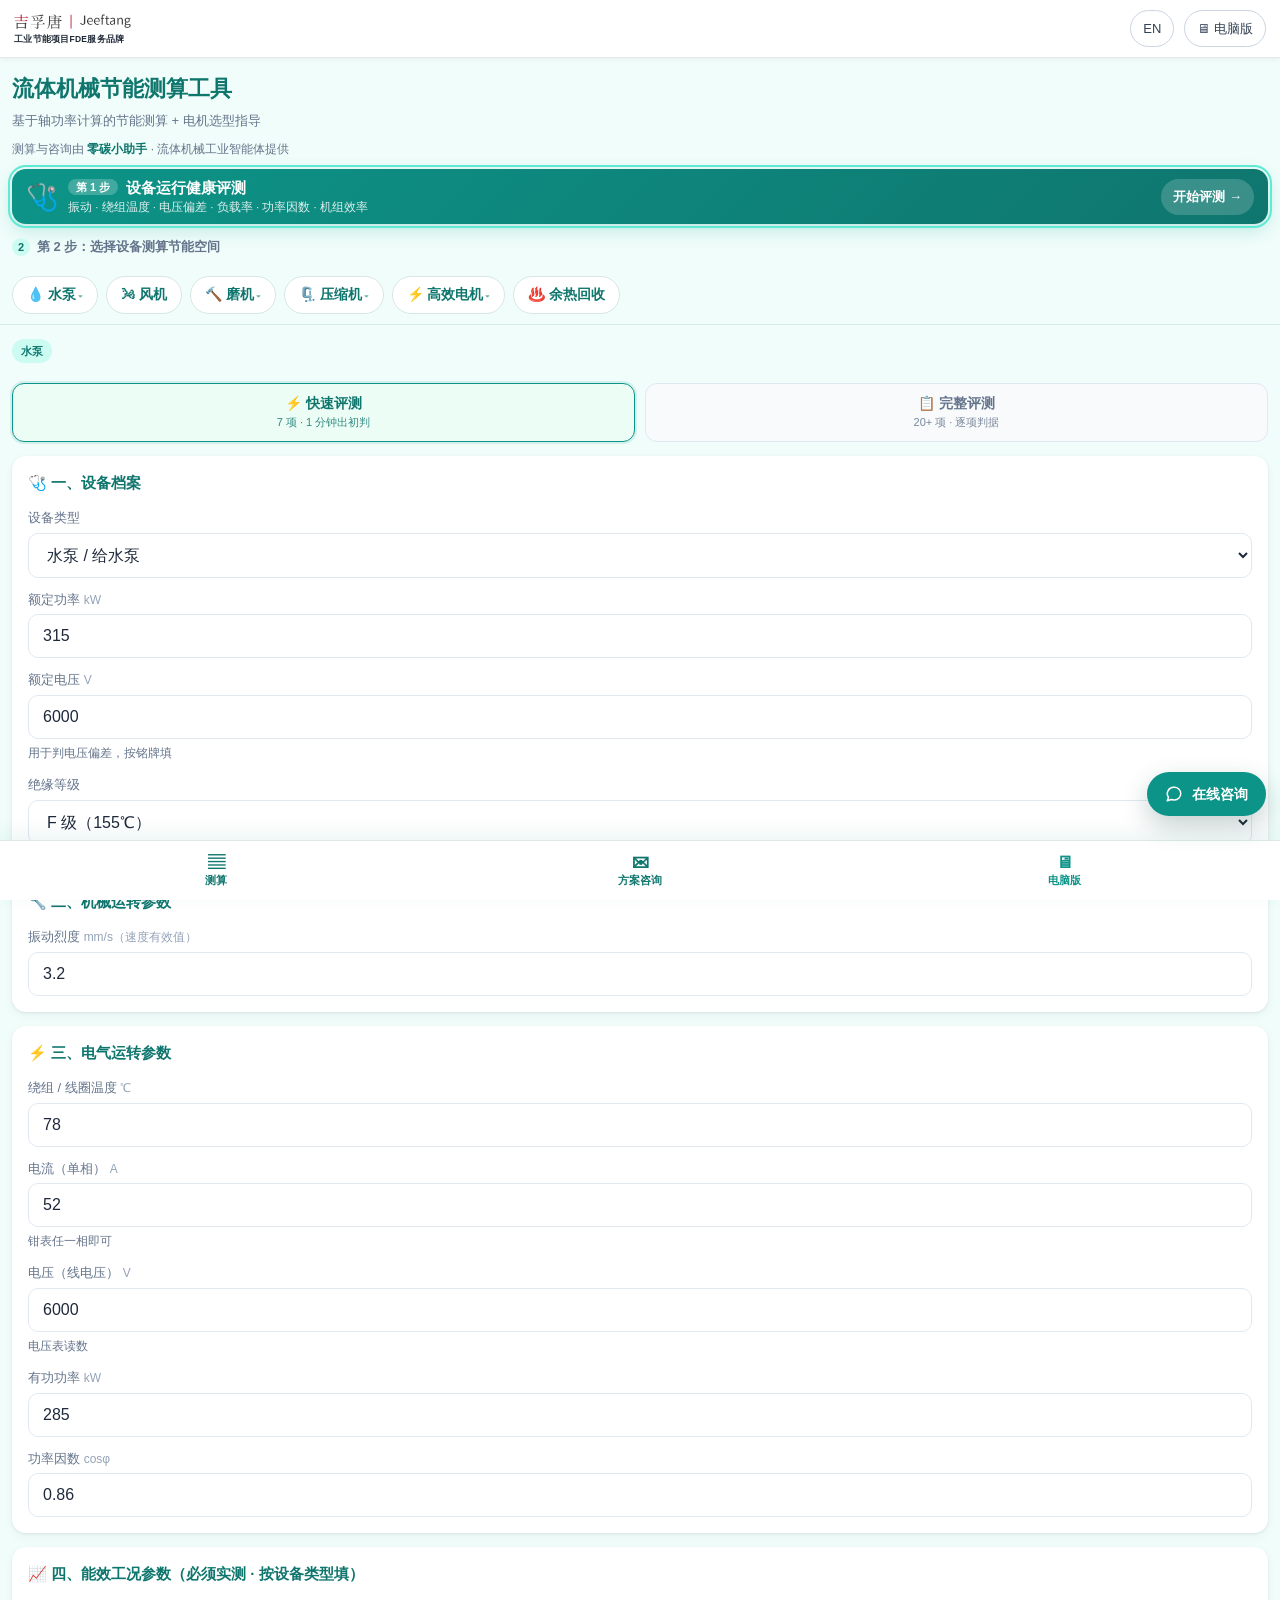
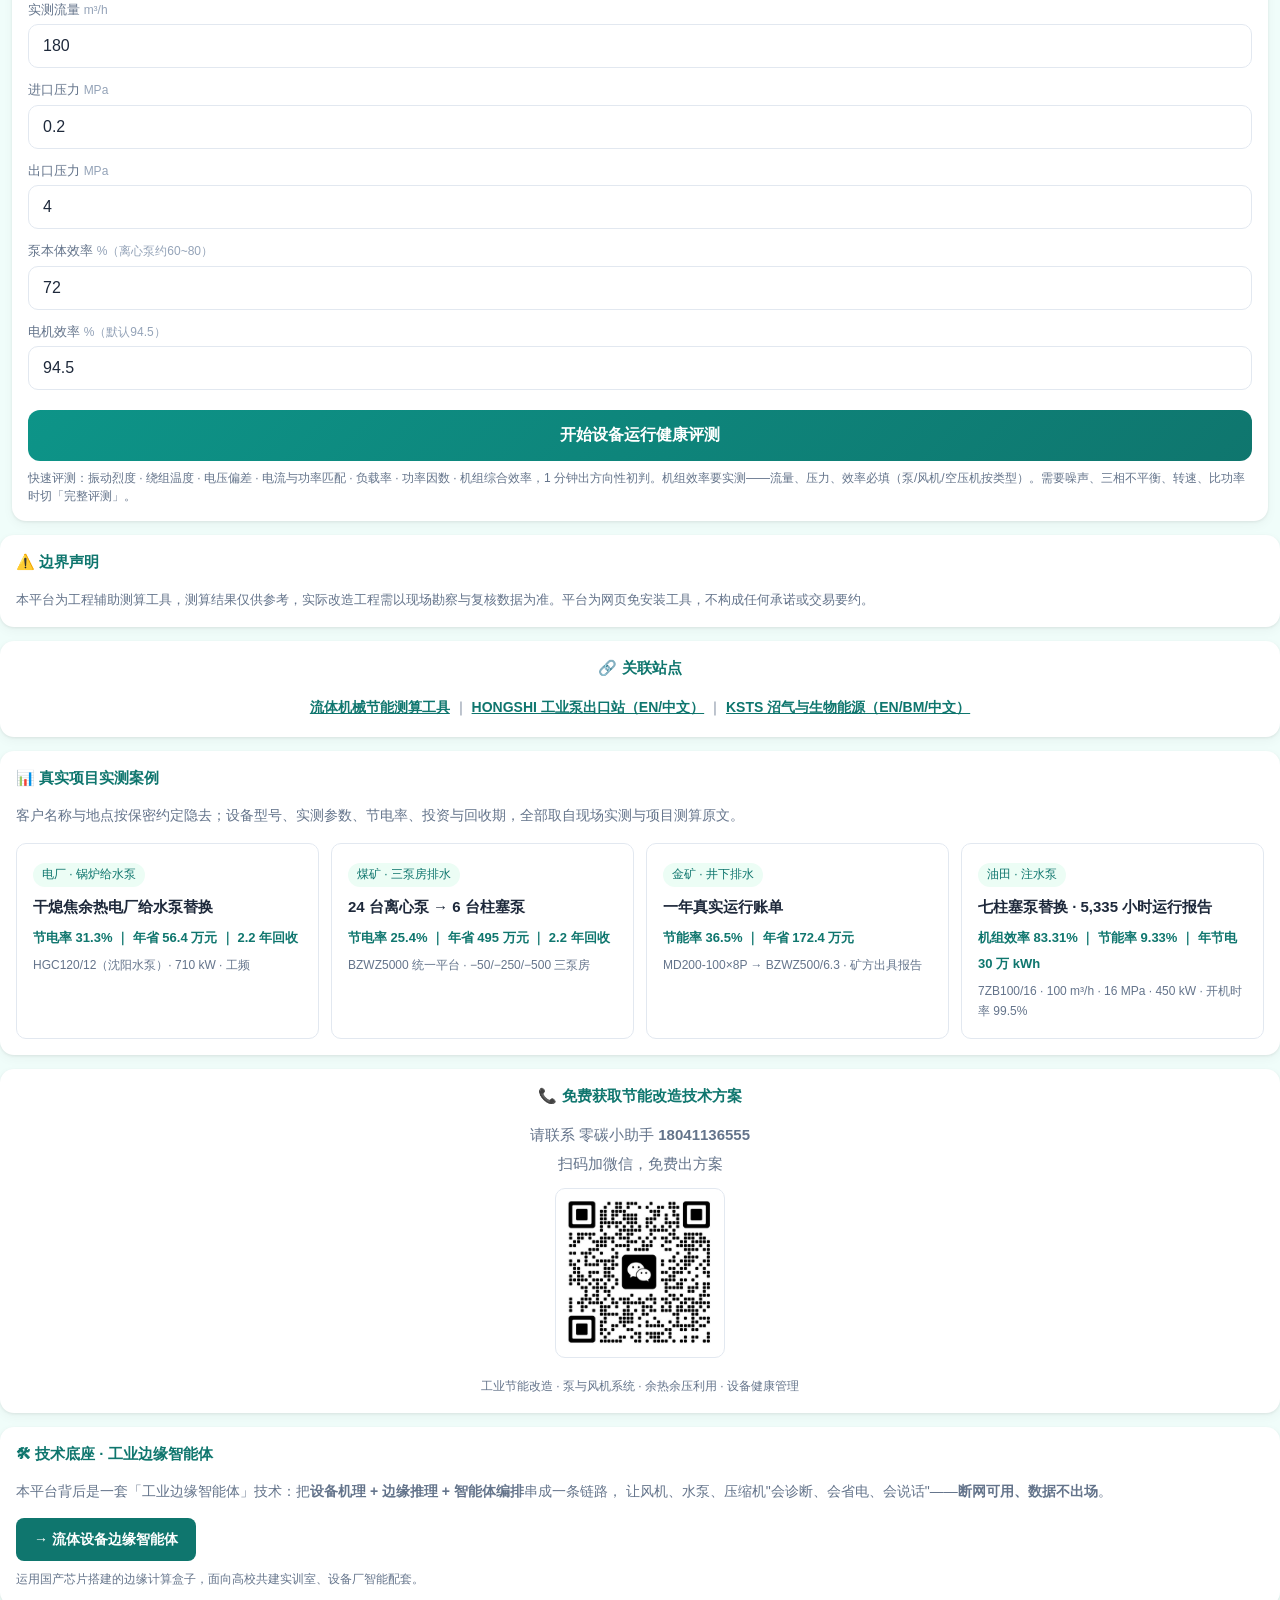
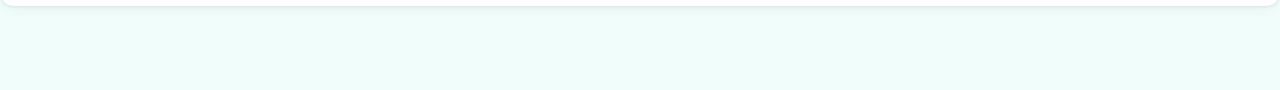
<file: m/index.html>
<!DOCTYPE html>
<html lang="zh-CN">
<head>
<meta charset="UTF-8">
<meta name="viewport" content="width=device-width, initial-scale=1.0">
<script>/* 视图切换规则同 BCU 站：cookie ecalc_view 记选择；?view=desktop / ?view=mobile 强制；
   未选过时按设备判断（手机/窄屏 → /m/ 手机版，电脑 → 电脑版）；手机版页有「电脑版」入口 */
(function(){try{var K="ecalc_view",p=new URLSearchParams(location.search),f=p.get("view");
if(f==="mobile"||f==="desktop"){document.cookie=K+"="+f+";path=/;max-age=31536000;SameSite=Lax";}
var m=document.cookie.match(/(?:^|;\s*)ecalc_view=(mobile|desktop)/);
var dev=(/Mobi|Android|iPhone|iPad|iPod|Windows Phone|IEMobile|HarmonyOS/i.test(navigator.userAgent)||(window.innerWidth<=768))?"mobile":"desktop";
var pref=f||(m&&m[1])||dev;
var path=location.pathname;
if(!(/\/m\//.test(path)||/\/m$/.test(path))&&pref!=="desktop"){
var t;
if(/\/$/.test(path)||!/\.[a-z0-9]+$/i.test(path)){t=path.replace(/\/?$/,"/")+"m/";}
else{t=path.replace(/\/([^\/]+)$/,"/m/$1");}
if(t!==path){var q=location.search.replace(/([?&])view=[^&]*/g,"$1").replace(/&{2,}/g,"&").replace(/[?&]+$/,"");location.replace(t+q+location.hash);}}
}catch(e){}})();</script>
<link rel="alternate" media="only screen and (max-width: 768px)" href="https://jeeftang.github.io/energy-calc-platform/m/">

<title>流体机械节能测算工具｜柱塞泵·水泵·渣浆泵·风机·磨机·空压机·永磁电机替换节电测算与设备健康评测（免安装）</title>
<meta name="description" content="流体机械节能测算工具：网页免安装的工业节能测算工具，覆盖柱塞泵、水泵、渣浆泵、风机、磨机、空压机、余热回收的节能测算，以及设备运行健康评测（机械/电气/能效），输出节电率、年节电量、电费与碳减排，并给出电机选型建议。结果仅供参考，工程需现场复核。">
<link rel="canonical" href="https://jeeftang.github.io/energy-calc-platform/">
<link rel="alternate" media="only screen and (max-width: 768px)" href="https://jeeftang.github.io/energy-calc-platform/m/">
<meta property="og:type" content="website">
<meta property="og:title" content="流体机械节能测算工具｜柱塞泵·水泵·渣浆泵·风机·磨机·空压机节电测算与设备健康评测（免安装）">
<meta property="og:description" content="柱塞泵/水泵/渣浆泵/风机/磨机/空压机/余热回收 节能测算 + 设备运行健康评测，网页免安装。结果仅供参考，工程需现场复核。">
<meta property="og:url" content="https://jeeftang.github.io/energy-calc-platform/">
<meta name="twitter:card" content="summary">
<style>
:root{--primary:#0d9488;--primary-dark:#0f766e;--primary-light:#ccfbf1;--accent:#f59e0b;--bg:#f0fdfa;--card:#fff;--text:#1e293b;--text2:#64748b;--border:#e2e8f0;--danger:#ef4444;--success:#10b981;--shadow:0 1px 3px rgba(0,0,0,.08),0 4px 12px rgba(0,0,0,.04);--radius:12px}
*{margin:0;padding:0;box-sizing:border-box}
body{font-family:-apple-system,'PingFang SC','Microsoft YaHei',sans-serif;background:var(--bg);color:var(--text);line-height:1.6;min-height:100vh;padding:20px}
.container{max-width:1000px;margin:0 auto}
.header{text-align:center;margin-bottom:40px}
.header h1{color:var(--primary-dark);margin-bottom:10px;font-size:32px}
.header p{color:var(--text2);font-size:16px}
.tabs{display:flex;gap:10px;margin-bottom:30px;border-bottom:2px solid var(--border);padding-bottom:10px;flex-wrap:wrap}
.tab-btn{padding:10px 20px;background:none;border:none;border-radius:8px;cursor:pointer;font-weight:600;color:var(--text2);font-size:14px}
.tab-btn.active{background:var(--primary);color:#fff}
.card{background:var(--card);border-radius:var(--radius);box-shadow:var(--shadow);padding:24px;margin-bottom:20px}
.section-title{font-size:16px;font-weight:700;color:var(--primary-dark);margin-bottom:18px;display:flex;align-items:center;gap:8px}
.form-grid{display:grid;grid-template-columns:1fr 1fr;gap:14px}
.form-group{display:flex;flex-direction:column;gap:4px}
.form-group label{font-size:13px;color:var(--text2);font-weight:500}
.form-group label .unit{color:#94a3b8;font-weight:400;font-size:12px}
.form-group input,.form-group select{padding:10px 12px;border:1.5px solid var(--border);border-radius:8px;font-size:15px;color:var(--text);background:#f8fafc;transition:all .2s;outline:none;width:100%}
.form-group input:focus,.form-group select:focus{border-color:var(--primary);background:#fff;box-shadow:0 0 0 3px rgba(13,148,136,.1)}
.btn-calc{width:100%;padding:14px;background:linear-gradient(135deg,var(--primary),var(--primary-dark));color:#fff;border:none;border-radius:10px;font-size:16px;font-weight:600;cursor:pointer;transition:all .2s;margin-top:20px}
.btn-calc:hover{transform:translateY(-1px);box-shadow:0 4px 16px rgba(13,148,136,.3)}
.results{display:none;margin-top:30px}
.results.show{display:block}
.result-highlight{text-align:center;padding:20px;margin-bottom:16px}
.result-highlight .big-num{font-size:48px;font-weight:800;color:var(--primary);line-height:1.1}
.result-highlight .big-num .pct{font-size:28px}
.result-highlight .label{font-size:14px;color:var(--text2);margin-top:4px}
.metric-row{display:grid;grid-template-columns:1fr 1fr 1fr;gap:12px;margin-bottom:20px}
.metric-card{background:#f8fafc;border-radius:10px;padding:16px;text-align:center;border:1px solid var(--border)}
.metric-card .value{font-size:24px;font-weight:700}
.metric-card .desc{font-size:12px;color:var(--text2);margin-top:2px}
/* 详细计算结果 v2 重排版（2026-11-14）*/
.detail-table{width:100%;border-collapse:separate;border-spacing:0;font-size:13.5px;margin-top:12px;table-layout:auto}
.detail-table th{padding:9px 12px;text-align:left;background:#f1f5f9;font-weight:600;color:var(--text2);font-size:12px;white-space:nowrap;border-bottom:1px solid var(--border)}
.detail-table th:first-child{border-radius:8px 0 0 0}
.detail-table th:last-child{border-radius:0 8px 0 0;text-align:right}
.detail-table td{padding:9px 12px;text-align:left;border-bottom:1px solid #eef2f6;vertical-align:middle;line-height:1.55}
.detail-table tbody tr:nth-child(even){background:#fafcfd}
.detail-table tbody tr:hover{background:#f0fdfa}
.detail-table td:first-child{color:#475569;font-weight:500}
.detail-table td:last-child{text-align:right;font-weight:600;font-variant-numeric:tabular-nums}
.detail-table tr.dt-key{background:linear-gradient(90deg,#ecfdf5,#f7fefb)!important}
.detail-table tr.dt-key td:first-child{color:#0f766e}
.detail-table tr.dt-group td{background:#f0fdfa;color:#0f766e;font-weight:700;font-size:12px;letter-spacing:.03em;padding:7px 12px;border-bottom:1px solid #d7ece7;text-align:left!important}
.detail-table tr.dt-warn td{background:#fff7ed;color:#b45309;font-weight:600;font-size:12.5px;line-height:1.65;border-bottom-color:#fed7aa;text-align:left}
.note{font-size:12px;color:var(--text2);margin-top:8px;line-height:1.5}
.toast{position:fixed;top:20px;left:50%;transform:translateX(-50%);background:#1e293b;color:#fff;padding:12px 24px;border-radius:8px;font-size:14px;z-index:9999;display:none;box-shadow:var(--shadow)}
.toast.show{display:block}
.viewswitch{display:flex;justify-content:flex-end;margin:0 0 6px}
.viewswitch a{font-size:13px;color:var(--primary-dark);text-decoration:none;border:1px solid #99f6e4;background:#fff;padding:7px 14px;border-radius:999px;font-weight:600}
.viewswitch a:active{opacity:.8}
.health-entry{display:flex;align-items:center;gap:10px;margin:0 0 12px;padding:9px 14px;cursor:pointer;text-decoration:none;
  background:linear-gradient(135deg,#0d9488,#0f766e);color:#fff;border-radius:14px;
  box-shadow:0 6px 18px rgba(13,148,136,.22);transition:transform .15s,box-shadow .15s}
.health-entry:hover{transform:translateY(-1px);box-shadow:0 10px 22px rgba(13,148,136,.3)}
.health-entry .he-icon{font-size:26px;line-height:1}
.health-entry .he-text{flex:1;display:flex;flex-direction:column;gap:2px;min-width:0}
.health-entry .he-text b{font-size:15px;font-weight:700;line-height:1.3}
.health-entry .he-text small{font-size:11.5px;opacity:.86;line-height:1.35}
.health-entry .he-go{font-size:13px;font-weight:700;white-space:nowrap;background:rgba(255,255,255,.18);padding:7px 12px;border-radius:999px}
.health-entry.on{outline:2px solid #5eead4;outline-offset:2px}
.mode-switch{display:flex;gap:10px;margin:0 0 14px}
.mode-btn{flex:1;display:flex;flex-direction:column;align-items:center;gap:2px;padding:11px 12px;border-radius:12px;
  border:1px solid var(--border);background:#f8fafc;color:var(--text2);font-size:14px;font-weight:700;font-family:inherit;cursor:pointer}
.mode-btn small{font-size:11px;font-weight:500;opacity:.85}
.mode-btn.on{background:#ecfdf5;border-color:var(--primary);color:var(--primary-dark);box-shadow:0 0 0 2px rgba(13,148,136,.12)}
.q-only{display:none}
#health-tab.h-quick .q-only{display:block}
#health-tab.h-quick span.q-only{display:inline}
#health-tab.h-quick .q-full{display:none !important}
.tab-content{scroll-margin-top:12px}
.he-flash{animation:heFlash 1.6s ease-out}
@keyframes heFlash{0%{box-shadow:0 0 0 4px rgba(13,148,136,.45)}100%{box-shadow:0 0 0 0 rgba(13,148,136,0)}}
.health-entry .he-step{font-size:11px;font-weight:700;background:rgba(255,255,255,.22);padding:2px 8px;border-radius:999px;margin-right:4px;vertical-align:2px}
.step-line{display:flex;align-items:center;gap:7px;font-size:13px;font-weight:600;color:var(--text2);margin:2px 0 10px}
.step-line .step-no{width:18px;height:18px;border-radius:50%;background:var(--primary-light);color:var(--primary-dark);font-size:11px;font-weight:700;display:inline-flex;align-items:center;justify-content:center}
.tab-btn .chev{font-size:10px;opacity:.65;margin-left:3px}
.tabs{margin-bottom:12px !important}
.subnav{display:flex;align-items:center;gap:10px;flex-wrap:wrap;margin:0 0 18px;padding:10px 14px;
  background:#fff;border:1px solid var(--border);border-radius:12px}
.subnav-title{font-size:12px;font-weight:700;color:var(--primary-dark);background:var(--primary-light);
  padding:4px 10px;border-radius:999px;white-space:nowrap}
.subnav-items{display:flex;gap:8px;flex-wrap:wrap}
.sub-btn{font-size:13px;padding:7px 14px;border-radius:999px;border:1px solid var(--border);
  background:#f8fafc;color:var(--text2);cursor:pointer;font-weight:600;font-family:inherit}
.sub-btn:hover{border-color:var(--primary);color:var(--primary-dark)}
.sub-btn.on{background:var(--primary-dark);border-color:var(--primary-dark);color:#fff}
.variant-badge{font-size:12px;line-height:1.7;color:#0f766e;background:#f0fdfa;border:1px dashed #99f6e4;
  border-radius:10px;padding:9px 13px;margin:-8px 0 18px}
@media(max-width:768px){
  .form-grid{grid-template-columns:1fr}
  .metric-row{grid-template-columns:1fr}
  .tabs{flex-direction:column}
  .tab-btn{width:100%}
}
</style>
<script type="application/ld+json">{
  "@context": "https://schema.org",
  "@graph": [
    {
      "@type": "SoftwareApplication",
      "@id": "https://jeeftang.github.io/energy-calc-platform/#software",
      "name": "流体机械节能测算工具",
      "alternateName": "节能测算Pro V2",
      "url": "https://jeeftang.github.io/energy-calc-platform/",
      "applicationCategory": "BusinessApplication",
      "applicationSubCategory": "工业节能测算",
      "operatingSystem": "Web（浏览器，网页免安装）",
      "inLanguage": "zh-CN",
      "isAccessibleForFree": true,
      "description": "网页免安装的工业节能测算工具，覆盖柱塞泵、水泵、渣浆泵、风机、磨机、空压机的轴功率节能测算，输出节电率、年节电量、电费与碳减排，并给出电机选型建议（安全系数 1.1–1.25）。属工程辅助测算工具，结果仅供参考，实际工程需现场复核。",
      "featureList": [
        "柱塞泵节能测算（按流量、进出口压力、效率计算轴功率与节电量）",
        "水泵节能测算（按流量、扬程、效率计算轴功率与节电量）",
        "渣浆泵节能测算（按浆体密度、流量、扬程、浆体工况效率计算轴功率、吨干矿电耗与节电量）",
        "风机节能测算（按改造前后风量、风压、效率对比计算节电量）",
        "磨机节能测算（按原/新电机效率、负载率对比计算节电量与碳减排）",
        "电机选型建议：计算轴功率 × 安全系数（1.1–1.25）→ 取标准功率档",
        "输出综合节电率、年节电量、年节电费、CO₂ 减排量",
        "网页免安装，浏览器直接使用"
      ],
      "softwareRequirements": "现代浏览器（支持 JavaScript）",
      "contactPoint": {
        "@type": "ContactPoint",
        "name": "唐先生",
        "contactType": "工业节能项目咨询",
        "availableLanguage": "zh-CN"
      },
      "disclaimer": "本平台为工程辅助测算工具，测算结果仅供参考，实际改造工程需以现场勘察与复核数据为准，不构成任何承诺或交易要约。"
    }
  ]
}</script>
<link rel="stylesheet" href="../m.css">
<script src="../analytics.js" data-cfg="../analytics-config.json"></script>
</head>
<body>
<a id="top"></a>
<div class="m-top">
  <a class="brand" href="./index.html" style="flex-direction:column;align-items:flex-start;gap:3px"><img src="../logo-jeeftang.png" alt="吉孚唐 Jeeftang" style="display:block;height:18px;width:auto"><span style="font-size:8.5px;font-weight:700;letter-spacing:.03em;color:#1f2937">工业节能项目FDE服务品牌</span></a>
  <span class="sp"></span>
  <a class="switch" href="../en/m/index.html?view=mobile" title="English version">EN</a><a class="switch" href="../index.html?view=desktop" title="切换到电脑版 / Switch to desktop">🖥 电脑版</a>
</div>
<div class="container">
  <div class="viewswitch"><a href="m/?view=mobile" title="切换到手机版 / Switch to mobile edition">📱 手机版</a></div>
  <div class="header">
    <h1>流体机械节能测算工具</h1>
    <p>基于轴功率计算的节能测算 + 电机选型指导</p>
    <div class="agent-line" style="margin-top:8px;font-size:12px;color:#64748b">测算与咨询由 <b style="color:#0f766e">零碳小助手</b> · 流体机械工业智能体提供</div>
  </div>
  
  
  <!-- 设备运行健康评测：独立入口，置于导航栏上方（2026-11-14 老唐要求） -->
  <a class="health-entry" id="healthEntry" href="#health" onclick="return openHealth(event)">
    <span class="he-icon">🩺</span>
    <span class="he-text"><b><span class="he-step">第 1 步</span> 设备运行健康评测</b><small>振动 · 绕组温度 · 电压偏差 · 负载率 · 功率因数 · 机组效率</small></span>
    <span class="he-go">开始评测 →</span>
  </a>
  <div class="step-line"><span class="step-no">2</span>第 2 步：选择设备测算节能空间</div>
  <div class="tabs" id="navGroups">
    <button class="tab-btn grp active" data-grp="pump" onclick="navGroup('pump')">💧 水泵<span class="chev">▾</span></button>
    <button class="tab-btn" data-tab="fan" onclick="showTab('fan')">🌬 风机</button>
    <button class="tab-btn grp" data-grp="mill" onclick="navGroup('mill')">🔨 磨机<span class="chev">▾</span></button>
    <button class="tab-btn grp" data-grp="air" onclick="navGroup('air')">🗜️ 压缩机<span class="chev">▾</span></button>
    <button class="tab-btn grp" data-grp="motor" onclick="navGroup('motor')">⚡ 高效电机<span class="chev">▾</span></button>
    <button class="tab-btn" data-tab="heat" onclick="showTab('heat')">♨️ 余热回收</button>
  </div>
  <div class="subnav" id="subNav" style="display:none">
    <span class="subnav-title" id="subNavTitle">水泵</span>
    <div class="subnav-items" id="subNavItems"></div>
  </div>
  <div class="variant-badge" id="variantBadge" style="display:none"></div>
  
  <!-- ==================== 柱塞泵模块 ==================== -->
  <div id="plunger-tab" class="tab-content">
    <div class="card">
      <div class="section-title">⚙️ 一、柱塞泵设备参数</div>
      <div class="form-grid">
        <div class="form-group"><label>设备名称（旧设备）</label><input type="text" id="plunger_oldName" value="旧注水泵"></div>
        <div class="form-group"><label>匹配设备名称（新设备）</label><input type="text" id="plunger_newName" value="永磁变频注水泵"></div>
        <div class="form-group"><label>平均日注水量 <span class="unit">m³</span></label><input type="number" id="plunger_dailyWater" value="500" oninput="updatePlungerFromDaily()"><small>按台账填，自动折算平均流量与输入功率</small></div>
        <div class="form-group"><label>平均日耗电量 <span class="unit">kWh</span></label><input type="number" id="plunger_dailyPower" value="3240" oninput="updatePlungerFromDaily()"><small>电表/台账读数，自动折算平均输入功率</small></div>
        <div class="form-group"><label>平均流量 <span class="unit">m³/h</span></label><input type="number" id="plunger_avgFlow" value="20.8" oninput="updatePlungerMotorPower()"></div>
        <div class="form-group"><label>平均输入功率 <span class="unit">kW</span></label><input type="number" id="plunger_avgInputPower" value="135"></div>
        <div class="form-group"><label>进口压力 <span class="unit">MPa</span></label><input type="number" id="plunger_inPressure" value="0.1" step="0.01" oninput="updatePlungerMotorPower()"></div>
        <div class="form-group"><label>出口压力 <span class="unit">MPa</span></label><input type="number" id="plunger_outPressure" value="15" step="0.01" oninput="updatePlungerMotorPower()"></div>
        <div class="form-group"><label>运行天数 <span class="unit">天</span></label><input type="number" id="plunger_runDays" value="300"></div>
        <div class="form-group"><label>电价 <span class="unit">元/kWh</span></label><input type="number" id="plunger_elecPrice" value="0.6" step="0.01"></div>
      </div>
    </div>
    
    <div class="card">
      <div class="section-title">⚡ 二、效率参数</div>
      <div class="form-grid">
        <div class="form-group"><label>改造机型（新设备）</label><select id="plunger_newType" onchange="plungerNewTypeChange()">
          <option value="柱塞泵标准">柱塞泵（标准型）· 参考 90%</option>
          <option value="柱塞泵高效">柱塞泵（高效/优质样本）· 参考 92%</option>
          <option value="柱塞泵含固">柱塞泵（含固/浆体工况）· 参考 85%</option>
          <option value="custom">自定义（手动填）</option>
        </select><small id="plunger_newType_tip">柱塞泵整机效率参考 90%（老唐口径 ≥90%；可按厂家样本改）</small></div>
        <div class="form-group"><label>新泵效率 <span class="unit">%（自动填写，可手改）</span></label><input type="number" id="plunger_pumpEff" value="0.90" step="0.01" min="0.1" max="1" oninput="updatePlungerMotorPower()"></div>
        <div class="form-group"><label>电机效率 <span class="unit">%</span></label><input type="number" id="plunger_motorEff" value="0.92" step="0.01" min="0.1" max="1" oninput="updatePlungerMotorPower()"></div>
        <div class="form-group"><label>变频器效率 <span class="unit">%</span></label><input type="number" id="plunger_vfdEff" value="0.97" step="0.01" min="0.1" max="1" oninput="updatePlungerMotorPower()"></div>
        <div class="form-group"><label>选型余量</label><label style="display:flex;gap:8px;align-items:center;font-weight:400"><input type="checkbox" id="plunger_selMargin" checked onchange="updatePlungerMotorPower()" style="width:auto"> 流量 +10%、压差 +1 MPa（推荐）</label></div>
        <div class="form-group"><label>配套电机功率 <span class="unit">kW</span></label><input type="number" id="plunger_motorPower" value="55" readonly></div>
      </div>
      <div class="note">注：配套电机功率根据流量和压力自动计算。<b>原泵效率不用你填</b>——系统按「原工况有效功率 ÷ 实测平均输入功率」自动反算，结果直接列在下面明细里。</div>
    </div>
    
    <button class="btn-calc" onclick="calcPlunger()">🔍 开始测算柱塞泵节能</button>
    
    <div class="results" id="plunger-results">
      <div class="card">
        <div class="result-highlight">
          <div class="big-num" id="plunger-savingRate">0<span class="pct">%</span></div>
          <div class="label">综合节电率</div>
        </div>
        <div class="metric-row">
          <div class="metric-card"><div class="value" id="plunger-dailySave">0</div><div class="desc">日节电量 kWh</div></div>
          <div class="metric-card"><div class="value" id="plunger-yearlySave">0</div><div class="desc">年节电量 万kWh</div></div>
          <div class="metric-card"><div class="value" id="plunger-yearlyMoney">0</div><div class="desc">年节电费 万元</div></div>
        </div>
      </div>
      
      <div class="card">
        <div class="section-title">📊 详细计算结果</div>
        <table class="detail-table" data-dt="2">
          <thead><tr><th>项目</th><th>数值</th></tr></thead>
          <tbody id="plunger-detailTable"></tbody>
        </table>
        <div style="margin-top: 20px; padding: 15px; background: linear-gradient(135deg, #0d9488, #0f766e); color: white; border-radius: 8px; text-align: center;">
          <strong style="font-size: 16px;">免费获取节能改造技术方案</strong><br>
          <span style="font-size: 14px;">请联系 零碳小助手，扫码加微信（二维码见页尾）</span>
        </div>
      </div>
    </div>
  </div>
  
  <!-- ==================== 磨机模块 ==================== -->
  <div id="mill-tab" class="tab-content" style="display:none">
    <div class="card">
      <div class="section-title">🔨 一、磨机设备参数</div>
      <div class="form-grid">
        <div class="form-group"><label>设备名称（旧设备）</label><input type="text" id="mill_oldName" value="旧球磨机"></div>
        <div class="form-group"><label>匹配设备名称（新设备）</label><input type="text" id="mill_newName" value="永磁同步球磨机"></div>
        <div class="form-group"><label>磨机功率 <span class="unit">kW</span></label><input type="number" id="mill_power" value="250"></div>
        <div class="form-group"><label>年运行时间 <span class="unit">h</span></label><input type="number" id="mill_hours" value="6000"></div>
        <div class="form-group"><label>电价 <span class="unit">元/kWh</span></label><input type="number" id="mill_price" value="0.6" step="0.01"></div>
      </div>
    </div>
    
    <div class="card">
      <div class="section-title">⚡ 二、效率参数</div>
      <div class="form-grid">
        <div class="form-group"><label>原电机效率 <span class="unit">%</span></label><input type="number" id="mill_oldEff" value="0.92" step="0.01" min="0.1" max="1"></div>
        <div class="form-group"><label>新电机效率 <span class="unit">%</span></label><input type="number" id="mill_newEff" value="0.96" step="0.01" min="0.1" max="1"></div>
        <div class="form-group"><label>原负载率 <span class="unit">%</span></label><input type="number" id="mill_oldLoad" value="0.85" step="0.01" min="0.1" max="1"></div>
        <div class="form-group"><label>新负载率 <span class="unit">%</span></label><input type="number" id="mill_newLoad" value="0.95" step="0.01" min="0.1" max="1"></div>
      </div>
      <div class="note">注：负载率提高可减少空载损耗，永磁同步电机在低负载时效率更高</div>
    </div>
    
    <button class="btn-calc" onclick="calcMill()">🔍 开始测算磨机节能</button>
    
    <div class="results" id="mill-results">
      <div class="card">
        <div class="result-highlight">
          <div class="big-num" id="mill-savingRate">0<span class="pct">%</span></div>
          <div class="label">综合节电率</div>
        </div>
        <div class="metric-row">
          <div class="metric-card"><div class="value" id="mill-annualSave">0</div><div class="desc">年节电量 万kWh</div></div>
          <div class="metric-card"><div class="value" id="mill-annualMoney">0</div><div class="desc">年节电费 万元</div></div>
          <div class="metric-card"><div class="value" id="mill-CO2">0</div><div class="desc">CO₂减排 吨</div></div>
        </div>
      </div>
      
      <div class="card">
        <div class="section-title">📊 详细计算结果</div>
        <table class="detail-table" data-dt="2">
          <thead><tr><th>项目</th><th>数值</th></tr></thead>
          <tbody id="mill-detailTable"></tbody>
        </table>
        <div style="margin-top: 20px; padding: 15px; background: linear-gradient(135deg, #0d9488, #0f766e); color: white; border-radius: 8px; text-align: center;">
          <strong style="font-size: 16px;">免费获取节能改造技术方案</strong><br>
          <span style="font-size: 14px;">请联系 零碳小助手，扫码加微信（二维码见页尾）</span>
        </div>
      </div>
    </div>
  </div>
  
  <!-- ==================== 空压机模块（新增，2026-10-12；2026-10-21 综合节电率改为按参数自动计算） ==================== -->
  <div id="air-tab" class="tab-content" style="display:none">
    <div class="card">
      <div class="section-title">🗜️ 一、改造前空压机参数</div>
      <div class="form-grid">
        <div class="form-group"><label>运行台数 <span class="unit">台</span></label><input type="number" id="air_count" value="2" step="1"></div>
        <div class="form-group"><label>单台输入功率 P₁ <span class="unit">kW</span></label><input type="number" id="air_p1" value="132"></div>
        <div class="form-group"><label>单台排气量 Q₁ <span class="unit">m³/min</span></label><input type="number" id="air_q1" value="24" step="0.1"></div>
        <div class="form-group"><label>排气压力 <span class="unit">MPa</span></label><input type="number" id="air_press" value="0.8" step="0.05" oninput="airDpHint()"></div>
        <div class="form-group"><label>平均加载率 <span class="unit">%</span></label><input type="number" id="air_load" value="60" step="1"></div>
        <div class="form-group"><label>卸载功率占比 <span class="unit">%（占额定）</span></label><input type="number" id="air_unload" value="35" step="1"></div>
        <div class="form-group"><label>工作压力时电机功率 P₀ <span class="unit">kW（留空=用 P₁）</span></label><input type="number" id="air_p0" step="1" placeholder="留空则取 P₁"></div>
        <div class="form-group"><label>电机+传动效率 η₀ <span class="unit">%</span></label><input type="number" id="air_eta0" value="98.3" step="0.1" min="80" max="100"></div>
      </div>
      <div class="note">加卸载控制的螺杆机，卸载时段仍消耗额定功率的 25%~40%（默认 35%）。这部分空载损耗，是变频改造与集中联控的主要节电空间。</div>
    </div>

    <div class="card">
      <div class="section-title">⚡ 二、改造方案（节电率由下列参数自动计算）</div>
      <div class="form-grid">
        <div class="form-group"><label>改造方式</label>
          <select id="air_method" onchange="airMethodChange()">
            <option value="vfd">变频改造（永磁变频 / 加装变频器）</option>
            <option value="ctrl">集中联控（多台联动按需供气）</option>
            <option value="replace">整机高效替换（一级能效）</option>
            <option value="pipe">管路与泄漏治理</option>
          </select>
        </div>
        <div class="form-group"><label>改造后排气压力降低 Δp <span class="unit">MPa</span></label><input type="number" id="air_dp" value="0.05" step="0.01" min="0" max="0.2"><div style="font-size:12px;color:var(--text2);margin-top:4px" id="air-dpHint"></div></div>

        <div class="form-group air-param" data-m="vfd"><label>变频器+电机综合效率 η <span class="unit">%</span></label><input type="number" id="air_eta" value="97" step="0.5" min="80" max="100"></div>

        <div class="form-group air-param" data-m="ctrl"><label>联控后卸载功率占比 <span class="unit">%（占额定）</span></label><input type="number" id="air_u2" value="5" step="1" min="0" max="40"></div>

        <div class="form-group air-param" data-m="replace"><label>新机比功率 SP₂ <span class="unit">kW/(m³/min)</span></label><input type="number" id="air_sp2" step="0.1" min="3" placeholder="留空 = 现机比功率改善 15%"></div>
        <div class="form-group air-param" data-m="replace"><label>新机类型</label>
          <select id="air_newtype">
            <option value="pm">永磁变频（一级能效）</option>
            <option value="fixed">定频（一级能效）</option>
            <option value="maglev">磁悬浮离心（一级能效）</option>
          </select>
        </div>

        <div class="form-group air-param" data-m="pipe"><label>系统泄漏率 <span class="unit">%（占总用气量）</span></label><input type="number" id="air_leak" value="20" step="1" min="0" max="60"></div>
        <div class="form-group air-param" data-m="pipe"><label>可治理泄漏比例 <span class="unit">%</span></label><input type="number" id="air_fix" value="50" step="5" min="0" max="100"></div>

        <div class="form-group"><label>余热回收率 <span class="unit">%（0 = 不做）</span></label><input type="number" id="air_heat" value="70" step="5"></div>
        <div class="form-group"><label>回收热利用价值 <span class="unit">元/kWh(热)</span></label><input type="number" id="air_heatPrice" value="0.30" step="0.01"></div>
      </div>
      <div class="note" id="air-methodNote">变频改造：先消除卸载空载损耗，再按螺杆机部分负荷功率曲线折算——变频机约 20% 功率为固定损耗（油泵/风扇/变频器），其余随排气量近似线性，故 50% 排气量约需 60% 功率（比功率劣化约 20%）；恒压控制可再降排气压力，每降 0.1 MPa 轴功率约降 7%。</div>
    </div>

    <div class="card">
      <div class="section-title">⏱️ 三、运行与价格</div>
      <div class="form-grid">
        <div class="form-group"><label>年运行小时 <span class="unit">h</span></label><input type="number" id="air_hours" value="6000"></div>
        <div class="form-group"><label>电价 <span class="unit">元/kWh</span></label><input type="number" id="air_price" value="0.65" step="0.01"></div>
        <div class="form-group"><label>改造投资额 <span class="unit">万元（可选）</span></label><input type="number" id="air_invest" step="1" placeholder="填了才出回收期"></div>
      </div>
      <button class="btn-calc" onclick="calcAir()">开始空压机节能测算</button>
    </div>

    <div id="air-results" class="results">
      <div class="card">
        <div class="result-highlight">
          <div class="big-num"><span id="air-savingRate">0</span><span class="pct">%</span></div>
          <div class="label">综合节电率（按运行参数自动计算）</div>
        </div>
        <div class="metric-row">
          <div class="metric-card"><div class="value" id="air-annualSave">0</div><div class="desc">年节电量 万kWh</div></div>
          <div class="metric-card"><div class="value" id="air-annualMoney">0</div><div class="desc">年节电费 万元</div></div>
          <div class="metric-card"><div class="value" id="air-CO2">0</div><div class="desc">CO₂减排 吨</div></div>
          <div class="metric-card"><div class="value" id="air-payback">—</div><div class="desc">静态回收期 年</div></div>
        </div>
      </div>

      <div class="card">
        <div class="section-title">📊 详细计算结果</div>
        <table class="detail-table" data-dt="2">
          <thead><tr><th>项目</th><th>数值</th></tr></thead>
          <tbody id="air-detailTable"></tbody>
        </table>
      </div>

      <div class="card">
        <div class="section-title">🧮 节电率构成（逐项可核）</div>
        <table class="detail-table" data-dt="3">
          <thead><tr><th>环节</th><th>功率 kW（前 → 后）</th><th>该环节贡献</th></tr></thead>
          <tbody id="air-stepTable"></tbody>
        </table>
        <div class="note">综合节电率 = 各环节逐项作用后的最终结果，非人工填写；负值表示该环节增加能耗（如变频器自身损耗）。</div>
      </div>

      <div class="card">
        <div class="section-title">♻️ 空压机余热回收（可选）</div>
        <table class="detail-table" data-dt="2">
          <thead><tr><th>项目</th><th>数值</th></tr></thead>
          <tbody id="air-heatTable"></tbody>
        </table>
        <div class="note">空压机约 90% 的输入电能最终转化为热量，其中 70%~80% 可回收用于生活热水、供暖或工艺预热（回收率 ≥75% 时可产出 60℃ 以上热水）。</div>
      </div>

      <div class="card" style="background:linear-gradient(135deg,#0d9488,#0f766e);color:#fff;text-align:center">
        <div style="font-size:18px;font-weight:700;margin-bottom:6px">免费获取节能改造技术方案</div>
        <div style="font-size:14px;opacity:.95;margin-bottom:8px">请联系 零碳小助手，扫码加微信</div>
        <img src="../qr-kefu.png" alt="零碳小助手 · 微信加好友二维码" style="width:150px;height:150px;border-radius:10px;background:#fff;padding:6px;margin:4px 0" onerror="this.style.display='none'">
        <div style="font-size:12px;opacity:.85">扫码加微信 · 免费出方案</div>
      </div>
    </div>
  </div>

  <!-- ==================== 余热回收模块（新增，2026-10-12） ==================== -->
  <div id="heat-tab" class="tab-content" style="display:none">
    <div class="card">
      <div class="section-title">♨️ 一、余热源参数</div>
      <div class="form-grid">
        <div class="form-group"><label>余热介质</label>
          <select id="heat_media" onchange="heatMediaChange()">
            <option value="flue">烟气（锅炉 / 窑炉 / 加热炉排烟）</option>
            <option value="water">热水 / 循环水</option>
            <option value="steam">蒸汽凝结水 / 疏水</option>
          </select>
        </div>
        <div class="form-group"><label id="heat_flowLabel">烟气流量 <span class="unit">Nm³/h</span></label><input type="number" id="heat_flow" value="30000"></div>
        <div class="form-group"><label>进口温度 t₁ <span class="unit">℃</span></label><input type="number" id="heat_t1" value="320"></div>
        <div class="form-group"><label>回收后出口温度 t₂ <span class="unit">℃</span></label><input type="number" id="heat_t2" value="150"></div>
        <div class="form-group"><label id="heat_cpLabel">烟气比热 <span class="unit">kJ/(Nm³·℃)</span></label><input type="number" id="heat_cp" value="1.34" step="0.01"></div>
        <div class="form-group"><label>年运行小时 <span class="unit">h</span></label><input type="number" id="heat_hours" value="7000"></div>
      </div>
      <div class="note">烟气比热通常取 1.30~1.45 kJ/(Nm³·℃)；水比热 4.18 kJ/(kg·℃)。t₂ 需高于酸露点（燃煤烟气一般 ≥120℃），避免低温腐蚀。</div>
    </div>

    <div class="card">
      <div class="section-title">⚡ 二、回收利用方案</div>
      <div class="form-grid">
        <div class="form-group"><label>回收用途</label>
          <select id="heat_use" onchange="heatUseChange()">
            <option value="preheat">预热助燃空气 / 工艺物料</option>
            <option value="hotwater">产生活热水 / 供暖</option>
            <option value="steam">替代蒸汽（产低压蒸汽）</option>
            <option value="orc">ORC 低温余热发电</option>
          </select>
        </div>
        <div class="form-group"><label>回收效率 η <span class="unit">%（换热器效率）</span></label><input type="number" id="heat_eff" value="85" step="1"></div>
        <div class="form-group"><label id="heat_priceLabel">热价 <span class="unit">元/GJ</span></label><input type="number" id="heat_price" value="55" step="1"></div>
        <div class="form-group"><label>ORC 发电效率 <span class="unit">%（仅发电用）</span></label><input type="number" id="heat_orcEff" value="12" step="1"></div>
        <div class="form-group"><label>系统投资 <span class="unit">万元（留空自动估算）</span></label><input type="number" id="heat_invest" value="" placeholder="留空按右下单价估算" step="1"></div>
        <div class="form-group"><label>投资估算单价 <span class="unit">元/kW（留空时用）</span></label><input type="number" id="heat_unitCost" value="1500" step="50"></div>
      </div>
      <button class="btn-calc" onclick="calcHeat()">开始余热回收测算</button>
    </div>

    <div id="heat-results" class="results">
      <div class="card">
        <div class="result-highlight">
          <div class="big-num"><span id="heat-power">0</span><span class="pct"> kW</span></div>
          <div class="label">可回收热功率（有效）</div>
        </div>
        <div class="metric-row">
          <div class="metric-card"><div class="value" id="heat-annualHeat">0</div><div class="desc">年回收热量 GJ</div></div>
          <div class="metric-card"><div class="value" id="heat-money">0</div><div class="desc">年效益 万元</div></div>
          <div class="metric-card"><div class="value" id="heat-co2">0</div><div class="desc">CO₂减排 吨</div></div>
        </div>
      </div>

      <div class="card">
        <div class="section-title">📊 详细计算结果</div>
        <table class="detail-table" data-dt="2">
          <thead><tr><th>项目</th><th>数值</th></tr></thead>
          <tbody id="heat-detailTable"></tbody>
        </table>
      </div>

      <div class="card" style="background:linear-gradient(135deg,#0d9488,#0f766e);color:#fff;text-align:center">
        <div style="font-size:18px;font-weight:700;margin-bottom:6px">免费获取节能改造技术方案</div>
        <div style="font-size:14px;opacity:.95;margin-bottom:8px">请联系 零碳小助手，扫码加微信</div>
        <img src="../qr-kefu.png" alt="零碳小助手 · 微信加好友二维码" style="width:150px;height:150px;border-radius:10px;background:#fff;padding:6px;margin:4px 0" onerror="this.style.display='none'">
        <div style="font-size:12px;opacity:.85">扫码加微信 · 免费出方案</div>
      </div>
    </div>
  </div>

  <!-- ==================== 风机模块（新） ==================== -->
  <div id="fan-tab" class="tab-content" style="display:none">
    <div class="card">
      <div class="section-title">🌬 一、改造前风机参数</div>
      <div class="form-grid">
        <div class="form-group"><label>设备类型</label><select id="fan_kind" onchange="fanKindChange()">
          <option value="离心风机">离心风机（送/引/一次/除尘/冷却）</option>
          <option value="轴流风机">轴流风机（含动叶可调）</option>
          <option value="罗茨鼓风机">罗茨鼓风机（容积式）</option>
          <option value="真空泵">真空泵（罗茨/液环/干式）</option>
        </select><small id="fan_kind_tip" style="display:block;font-size:12px;color:#888;margin-top:4px">送/引/一次/除尘/冷却风机主力机型</small></div>
        <div class="form-group"><label>吸气绝对压力 <span class="unit">kPa</span></label><input type="number" id="fan_pin" value="101.325" step="0.1"><small>通风机保持 101.3；真空泵填实际吸气绝压（如 40）</small></div>
        <div class="form-group"><label>风量 Q₁ <span class="unit">m³/h</span></label><input type="number" id="fan_Q1" value="120000" oninput="fanEta1Auto()"></div>
        <div class="form-group"><label>全压/压差 P₁ <span class="unit">Pa</span></label><input type="number" id="fan_P1" value="2500" oninput="fanEta1Auto()"><small>真空泵填正压差（排气−吸气）</small></div>
        <div class="form-group"><label>电机功率 <span class="unit">kW</span></label><input type="number" id="fan_motorPower1" value="710"><small>铭牌功率，仅作选型参照</small></div>
        <div class="form-group"><label>实测电机输入功率 <span class="unit">kW</span></label><input type="number" id="fan_inputPower1" step="0.1" placeholder="有电表/功率表读数就填" oninput="fanEta1Auto()"><small>★ 填这一项，原风机效率自动算出来，不用懂效率</small></div>
        <div class="form-group"><label>风机效率 η<sub>风1</sub> <span class="unit">%</span></label><input type="number" id="fan_fanEff1" value="0.75" step="0.01"><small id="fan_eta1_tip">有实测输入功率 → 自动反算；没有 → 按原风机类型给经验值（可手改）</small></div>
        <div class="form-group"><label>传动型式（改造前）</label><select id="fan_drive1" onchange="fanDriveChange(1)">
          <option value="D" selected>D式 联轴器（效率 98%）</option>
          <option value="A">A式 电机直连（效率 100%）</option>
          <option value="C">C式 皮带轮（效率 95%）</option>
        </select><input type="hidden" id="fan_transEff1" value="0.98"><small>看现场：电机与风机之间是皮带轮选 C，有联轴器选 D，电机轴直插叶轮选 A</small></div>
        <div class="form-group"><label>电机效率 η<sub>电1</sub> <span class="unit">%（默认 95.3%）</span></label><input type="number" id="fan_motorEff1" value="0.953" step="0.001" oninput="fanEta1Auto()"></div>
      </div>
    </div>
    
    <div class="card">
      <div class="section-title">⚡ 二、改造后风机参数</div>
      <div class="form-grid">
        <div class="form-group"><label>风量 Q₂ <span class="unit">m³/h</span></label><input type="number" id="fan_Q2" value="100000"></div>
        <div class="form-group"><label>风压 P₂ <span class="unit">Pa</span></label><input type="number" id="fan_P2" value="1800"></div>
        <div class="form-group"><label>改造机型（新设备）</label><select id="fan_newType" onchange="fanNewTypeChange()">
          <option value="永磁一体化风机">通用低压风机改永磁一体化风机 · 参考 82%（≥80%）</option>
          <option value="磁悬浮风机">罗茨风机改磁悬浮风机 · 参考 86%（≥85%）</option>
          <option value="磁悬浮真空泵">真空泵改磁悬浮真空泵 · 参考 80%</option>
          <option value="高效离心风机">高效离心风机（叶轮改型）· 参考 82%</option>
          <option value="高效轴流风机">高效轴流风机（动叶改型）· 参考 86%</option>
          <option value="高速离心鼓风机">高速离心鼓风机（替代罗茨）· 参考 82%</option>
          <option value="custom">自定义（手动填效率）</option>
        </select><small id="fan_newType_tip">通用低压风机改永磁一体化：整机效率 ≥80%（参考取 82%）（已自动填入 82% / 电机 97.6%）</small></div>
        <div class="form-group"><label>风机效率 η<sub>风2</sub> <span class="unit">%（自动填写，可手改）</span></label><input type="number" id="fan_fanEff2" value="0.82" step="0.01"></div>
        <div class="form-group"><label>传动型式（改造后）</label><select id="fan_drive2" onchange="fanDriveChange(2)">
          <option value="same" selected>保持与改造前相同（默认）</option>
          <option value="A">改为 A式电机直连（传动改造，白赚 3~5 个点）</option>
        </select><input type="hidden" id="fan_transEff2" value="0.98"><small id="fan_drive_tip">改造后传动型式；选「改为直连」即新增的传动改造路线</small></div>
        <div class="form-group"><label>电机效率 η<sub>电2</sub> <span class="unit">%（默认 97.6%）</span></label><input type="number" id="fan_motorEff2" value="0.976" step="0.001"></div>
      </div>
    </div>
    
    <div class="card">
      <div class="section-title">⏱️ 三、运行参数</div>
      <div class="form-grid">
        <div class="form-group"><label>年运行时间 <span class="unit">h</span></label><input type="number" id="fan_hours" value="6000"></div>
        <div class="form-group"><label>电价 <span class="unit">元/kWh</span></label><input type="number" id="fan_price" value="0.6" step="0.01"></div>
      </div>
    </div>
    
    <button class="btn-calc" onclick="calcFan()">🔍 开始测算风机节能</button>
    
    <div class="results" id="fan-results">
      <div class="card">
        <div class="result-highlight">
          <div class="big-num" id="fan-savingRate">0<span class="pct">%</span></div>
          <div class="label">综合节电率</div>
        </div>
        <div class="metric-row">
          <div class="metric-card"><div class="value" id="fan-annualSave">0</div><div class="desc">年节电量 万kWh</div></div>
          <div class="metric-card"><div class="value" id="fan-annualMoney">0</div><div class="desc">年节电费 万元</div></div>
          <div class="metric-card"><div class="value" id="fan-CO2">0</div><div class="desc">CO₂减排 吨</div></div>
        </div>
        <div id="fan-data-grade" style="margin-top:12px;padding:10px 12px;background:#f6f8fa;border:1px dashed #d0d7de;border-radius:8px;font-size:12.5px;color:#57606a;line-height:1.7">
          <strong>数据等级：客户自报（预筛结论）</strong> —— 以上按填报参数测算，未做现场测量；现场皮托管/功率表复测后，出具可承诺的节电值与改造方案。
        </div>
      </div>
      
      <div class="card">
        <div class="section-title">📊 详细计算结果</div>
        <table class="detail-table" data-dt="4">
          <thead><tr><th>项目</th><th>改造前</th><th>改造后</th><th>节约</th></tr></thead>
          <tbody id="fan-detailTable"></tbody>
        </table>
      </div>
      
      <div class="card">
        <div class="section-title">⚙️ 电机选型指导</div>
        <table class="detail-table" data-dt="3">
          <thead><tr><th>项目</th><th>数值</th><th>说明</th></tr></thead>
          <tbody id="fan-motorTable"></tbody>
        </table>
        <div class="note">
          <strong>选型原则：</strong><br>
          1. 计算轴功率 = (Q × P) ÷ (3600 × 1000 × η<sub>风</sub> × η<sub>传</sub>) [单位：kW]<br>
          2. 推荐额定功率 = 计算轴功率 × 安全系数（1.1-1.25）<br>
          3. 选择标准功率等级
        </div>
        <div style="margin-top: 20px; padding: 15px; background: linear-gradient(135deg, #0d9488, #0f766e); color: white; border-radius: 8px; text-align: center;">
          <strong style="font-size: 16px;">免费获取节能改造技术方案</strong><br>
          <span style="font-size: 14px;">请联系 零碳小助手，扫码加微信（二维码见页尾）</span>
        </div>
      </div>
    </div>
  </div>
  
  <!-- ==================== 水泵模块（新） ==================== -->
  <div id="pump-tab" class="tab-content" style="display:none">
    <div class="card">
      <div class="section-title">💧 一、改造前水泵参数</div>
      <div class="form-grid">
        <div class="form-group"><label>流量 Q₁ <span class="unit">m³/h</span></label><input type="number" id="pump_Q1" value="800" oninput="pumpEta1Auto()"></div>
        <div class="form-group"><label>扬程 H₁ <span class="unit">m</span></label><input type="number" id="pump_H1" value="50" oninput="pumpEta1Auto()"></div>
        <div class="form-group"><label>原泵类型</label><select id="pump_oldType" onchange="pumpEta1Auto()">
          <option value="多级离心泵">多级离心泵（DG / D / ZD 系列）</option>
          <option value="单级双吸离心泵">单级双吸离心泵（S / SH 系列）</option>
          <option value="单级单吸离心泵">单级单吸离心泵（IS / IH 系列）</option>
          <option value="潜水排污泵">潜水排污泵（WQ / QW 系列）</option>
          <option value="柱塞泵">柱塞泵（往复式）</option>
        </select><small>不确定就选默认，系统按类型给经验效率</small></div>
        <div class="form-group"><label>电机功率 <span class="unit">kW</span></label><input type="number" id="pump_motorPower1" value="500"><small>铭牌功率，仅作选型参照</small></div>
        <div class="form-group"><label>选型余量</label><label style="display:flex;gap:8px;align-items:center;font-weight:400"><input type="checkbox" id="pump_selMargin" checked style="width:auto"> 流量 +10%、压差 +1 MPa（推荐）</label></div>
        <div class="form-group"><label>实测电机输入功率 <span class="unit">kW</span></label><input type="number" id="pump_inputPower1" step="0.1" placeholder="有电表/功率表读数就填" oninput="pumpEta1Auto()"><small>★ 填这一项，原泵效率自动算出来，不用懂效率</small></div>
        <div class="form-group"><label>原泵效率 η<sub>泵1</sub> <span class="unit">%</span></label><input type="number" id="pump_pumpEff1" value="0.72" step="0.01" min="0.2" max="0.95" oninput="pumpEta1SourceManual()"><small id="pump_eta1_tip">有实测输入功率 → 自动反算；没有 → 按原泵类型给经验值（可手改）</small></div>
        <div class="form-group"><label>传动效率 η<sub>传1</sub> <span class="unit">%（默认 98%）</span></label><input type="number" id="pump_transEff1" value="0.98" step="0.01" oninput="pumpEta1Auto()"></div>
        <div class="form-group"><label>电机效率 η<sub>电1</sub> <span class="unit">%（默认 94.5%）</span></label><input type="number" id="pump_motorEff1" value="0.945" step="0.001" oninput="pumpEta1Auto()"></div>
      </div>
      <div class="note">效率怎么来：<b>原设备</b>填实测电机输入功率，系统按 η = 有效功率 ÷ 实测输入功率 反算（有效功率 = 9.81 × 流量 × 扬程 ÷ 3600）；没有实测就按原泵类型给经验值。<b>新设备</b>在下面直接选改造机型，效率自动带出参考值。</div>
    </div>
    
    <div class="card">
      <div class="section-title">⚡ 二、改造后水泵参数</div>
      <div class="form-grid">
        <div class="form-group"><label>流量 Q₂ <span class="unit">m³/h</span></label><input type="number" id="pump_Q2" value="650"></div>
        <div class="form-group"><label>扬程 H₂ <span class="unit">m</span></label><input type="number" id="pump_H2" value="45"></div>
        <div class="form-group"><label>改造机型（新设备）</label><select id="pump_newType" onchange="pumpNewTypeChange()">
          <option value="柱塞泵">柱塞泵（替代多级离心泵）· 参考 90%</option>
          <option value="永磁直驱泵组">永磁同步直驱泵组 · 参考 85%</option>
          <option value="高效多级离心泵">高效多级离心泵（自平衡型）· 参考 80%</option>
          <option value="高效单级双吸泵">高效单级双吸离心泵 · 参考 86%</option>
          <option value="高效潜水排污泵">高效潜水排污泵 · 参考 72%</option>
          <option value="custom">自定义（手动填效率）</option>
        </select><small id="pump_newType_tip">柱塞泵整机效率 ≥90%（行业样本 90~93%），替代多级离心泵主力路线（已自动填入 90% / 电机 95.5%）</small></div>
        <div class="form-group"><label>新泵效率 η<sub>泵2</sub> <span class="unit">%（自动填写，可手改）</span></label><input type="number" id="pump_pumpEff2" value="0.90" step="0.01"></div>
        <div class="form-group"><label>传动效率 η<sub>传2</sub> <span class="unit">%（默认 98%）</span></label><input type="number" id="pump_transEff2" value="0.98" step="0.01"></div>
        <div class="form-group"><label>电机效率 η<sub>电2</sub> <span class="unit">%（默认 97.2%）</span></label><input type="number" id="pump_motorEff2" value="0.972" step="0.001"></div>
      </div>
    </div>
    
    <div class="card">
      <div class="section-title">⏱️ 三、运行参数</div>
      <div class="form-grid">
        <div class="form-group"><label>年运行时间 <span class="unit">h</span></label><input type="number" id="pump_hours" value="6000"></div>
        <div class="form-group"><label>电价 <span class="unit">元/kWh</span></label><input type="number" id="pump_price" value="0.6" step="0.01"></div>
      </div>
    </div>
    
    <button class="btn-calc" onclick="calcPump()">🔍 开始测算水泵节能</button>
    
    <div class="results" id="pump-results">
      <div class="card">
        <div class="result-highlight">
          <div class="big-num" id="pump-savingRate">0<span class="pct">%</span></div>
          <div class="label">综合节电率</div>
        </div>
        <div class="metric-row">
          <div class="metric-card"><div class="value" id="pump-annualSave">0</div><div class="desc">年节电量 万kWh</div></div>
          <div class="metric-card"><div class="value" id="pump-annualMoney">0</div><div class="desc">年节电费 万元</div></div>
          <div class="metric-card"><div class="value" id="pump-CO2">0</div><div class="desc">CO₂减排 吨</div></div>
        </div>
      </div>
      
      <div class="card">
        <div class="section-title">📊 详细计算结果</div>
        <table class="detail-table" data-dt="4">
          <thead><tr><th>项目</th><th>改造前</th><th>改造后</th><th>节约</th></tr></thead>
          <tbody id="pump-detailTable"></tbody>
        </table>
      </div>
      
      <div class="card">
        <div class="section-title">⚙️ 电机选型指导</div>
        <table class="detail-table" data-dt="3">
          <thead><tr><th>项目</th><th>数值</th><th>说明</th></tr></thead>
          <tbody id="pump-motorTable"></tbody>
        </table>
        <div class="note">
          <strong>选型原则：</strong><br>
          1. 计算轴功率 = (Q × H × 1000 × 9.81) ÷ (3600 × 1000 × η<sub>泵</sub> × η<sub>传</sub>) [单位：kW]<br>
          2. 推荐额定功率 = 计算轴功率 × 安全系数（1.1-1.25）<br>
          3. 选择标准功率等级
        </div>
        <div style="margin-top: 20px; padding: 15px; background: linear-gradient(135deg, #0d9488, #0f766e); color: white; border-radius: 8px; text-align: center;">
          <strong style="font-size: 16px;">免费获取节能改造技术方案</strong><br>
          <span style="font-size: 14px;">请联系 零碳小助手，扫码加微信（二维码见页尾）</span>
        </div>
      </div>
    </div>
  </div>
  <!-- ==================== 渣浆泵模块（新增，2026-10-22） ==================== -->
  <div id="slurry-tab" class="tab-content" style="display:none">
    <div class="card">
      <div class="section-title">🪨 一、改造前渣浆泵参数</div>
      <div class="form-grid">
        <div class="form-group"><label>流量 Q₁ <span class="unit">m³/h</span></label><input type="number" id="slurry_Q1" value="86.4" step="0.1"></div>
        <div class="form-group"><label>扬程 H₁ <span class="unit">m</span></label><input type="number" id="slurry_H1" value="40"></div>
        <div class="form-group"><label>浆体密度 ρ₁ <span class="unit">kg/m³</span></label><input type="number" id="slurry_rho1" value="1300" step="10" oninput="slurryDensityHint()"></div>
        <div class="form-group"><label>效率怎么来</label>
          <select id="slurry_effMode" onchange="slurryEffModeChange()">
            <option value="直接填写">直接填写（知道铭牌/厂家数据）</option>
            <option value="按实测反算">按实测反算（测电流或功率）</option>
            <option value="用经验值">用经验值（现场没测）</option>
          </select>
        </div>
        <div class="form-group"><label>原泵实际平均效率 η<sub>泵1</sub> <span class="unit">%（浆体工况）</span></label><input type="number" id="slurry_pumpEff1" value="48" step="0.5"></div>
        <div class="form-group"><label>传动效率 η<sub>传1</sub> <span class="unit">%</span></label><input type="number" id="slurry_transEff1" value="98" step="0.1"></div>
        <div class="form-group"><label>电机效率 η<sub>电1</sub> <span class="unit">%</span></label><input type="number" id="slurry_motorEff1" value="94" step="0.1"></div>
        <div class="form-group"><label>原电机功率 <span class="unit">kW</span></label><input type="number" id="slurry_motorPower1" value="30"></div>
        <div class="form-group"><label>固含量 Cw <span class="unit">%（质量，可空）</span></label><input type="number" id="slurry_Cw1" value="37" step="1" min="0" max="80" oninput="slurryDensityHint()"></div>
        <div class="form-group"><label>固体真密度 ρs <span class="unit">kg/m³</span></label><input type="number" id="slurry_rhoS" value="2700" step="10" oninput="slurryDensityHint()"></div>
      </div>
      <div class="form-grid" id="slurry-measureBox" style="display:none;margin-top:6px;padding-top:10px;border-top:1px dashed var(--border)">
        <div class="form-group"><label>实测电机输入功率 <span class="unit">kW（有表就直接填）</span></label><input type="number" id="slurry_pMeas" step="0.1" placeholder="留空则按电流算" oninput="slurryRecalcEff()"></div>
        <div class="form-group"><label>线电压 U <span class="unit">V</span></label><input type="number" id="slurry_uMeas" value="380" step="1" oninput="slurryRecalcEff()"></div>
        <div class="form-group"><label>线电流 I <span class="unit">A</span></label><input type="number" id="slurry_iMeas" step="0.1" placeholder="钳形表实测" oninput="slurryRecalcEff()"></div>
        <div class="form-group"><label>功率因数 cosφ</label><input type="number" id="slurry_cosMeas" value="0.85" step="0.01" min="0.3" max="1" oninput="slurryRecalcEff()"></div>
      </div>
      <div class="note">
        <b>示例机型：4/3C-AH 离心式渣浆泵</b>（进×出 4×3 in，机架 C / 最大配用 30 kW，市场标称「90 方泵」）——铭牌额定流量 <b>86.4 m³/h</b>、扬程 <b>9~52 m</b>（示例取 40 m）、配用电机 <b>30 kW</b>；泵效率 48% 为选厂现场实测反算的浆体工况值（铭牌清水效率 71%）。请按客户实际铭牌与实测数据修改。<br>
        <span id="slurry-rhoHint"></span>
        <button type="button" onclick="slurryUseDensity()" style="margin-left:8px;padding:4px 10px;border:1px solid var(--border);border-radius:6px;background:#fff;cursor:pointer;font-size:13px">按固含量换算密度</button><br>
        <b>原泵效率不用猜：</b>选「按实测反算」，填钳形表测的电流（或功率表读数），系统按 η<sub>泵</sub> = ρgQH ÷ (3.6×10⁶ × P<sub>实测</sub> × η<sub>电</sub> × η<sub>传</sub>) 反算出<b>原泵实际平均效率</b>并回填；没测过就选「用经验值」，按流量档给默认值，再按现场情况修正。<br>
        <span id="slurry-effHint" style="color:var(--primary-dark)"></span>
      </div>
    </div>

    <div class="card">
      <div class="section-title">⚡ 二、改造后渣浆泵参数</div>
      <div class="form-grid">
        <div class="form-group"><label>流量 Q₂ <span class="unit">m³/h</span></label><input type="number" id="slurry_Q2" value="86.4" step="0.1"></div>
        <div class="form-group"><label>扬程 H₂ <span class="unit">m</span></label><input type="number" id="slurry_H2" value="40"></div>
        <div class="form-group"><label>浆体密度 ρ₂ <span class="unit">kg/m³</span></label><input type="number" id="slurry_rho2" value="1300" step="10"></div>
        <div class="form-group"><label>改造机型（新设备）</label>
          <select id="slurry_newType" onchange="slurryNewTypeChange()">
            <option value="柱塞式渣浆泵">柱塞式浆料泵（容积式）· 参考 88%（主推）</option>
            <option value="高效离心渣浆泵">高效离心渣浆泵（水力模型优化）· 参考 75%</option>
            <option value="变频调速">变频调速（保留原泵）· 效率同原泵</option>
            <option value="叶轮切削">叶轮切削 / 降速（保留原泵）· 效率同原泵</option>
            <option value="custom">自定义（手动填效率）</option>
          </select><small id="slurry_newType_tip">柱塞式浆料泵整机效率参考 88%（浆体工况，容积式）；叶轮/护套磨损后效率衰减远小于离心式</small></div>
        <div class="form-group"><label>泵效率 η<sub>泵2</sub> <span class="unit">%（浆体工况）</span></label><input type="number" id="slurry_pumpEff2" value="88" step="0.5"></div>
        <div class="form-group"><label>传动效率 η<sub>传2</sub> <span class="unit">%</span></label><input type="number" id="slurry_transEff2" value="98" step="0.1"></div>
        <div class="form-group"><label>电机效率 η<sub>电2</sub> <span class="unit">%</span></label><input type="number" id="slurry_motorEff2" value="97.2" step="0.1"></div>
      </div>
      <div class="note">
        <strong>渣浆泵四条常见改造路径：</strong><br>
        ① <b>柱塞式浆料泵替换（主推）</b>——容积式做功，浆体工况整机效率可取 85%~90%（离心式现场多为 45%~55%）；阀组/密封/柱塞过流件寿命通常为离心式叶轮护套的 2~3 倍，且磨损后效率衰减慢，高浓度、高扬程工况优势最明显；<br>
        ② <b>高效水力模型 / 整泵替换</b>——离心式效率由 60%~65% 提升到 72%~78%（同时改善过流件材质与磨损寿命）；<br>
        ③ <b>变频调速</b>——工况流量长期低于额定（或需按矿量调节）时，按相似定律 Q∝n、H∝n²、P∝n³ 降速运行；<br>
        ④ <b>叶轮切削 / 降速</b>——扬程长期过剩时切小叶轮外径，避免靠阀门或回流憋压。<br>
        ⚠️ 降流量须校核<b>临界沉降流速</b>（一般 1.5~2.5 m/s，粗颗粒取高值），不得低于沉积流速，否则堵管。<br>
        ⚠️ <b>口径提示</b>：本页轴功率按 P = ρ·g·Q·H ÷ (3.6×10⁶ × η<sub>泵</sub> × η<sub>传</sub>) 计算。选<b>柱塞式浆料泵</b>时系统自动折算出口压差 ΔP = ρ·g·H（MPa），等价于 P = Q × ΔP ÷ (3.6 × η<sub>泵</sub>)，结果中会单列 ΔP 供选型用。
      </div>
    </div>

    <div class="card">
      <div class="section-title">⏱️ 三、运行与价格</div>
      <div class="form-grid">
        <div class="form-group"><label>年运行小时 <span class="unit">h</span></label><input type="number" id="slurry_hours" value="6000"></div>
        <div class="form-group"><label>电价 <span class="unit">元/kWh</span></label><input type="number" id="slurry_price" value="0.6" step="0.01"></div>
        <div class="form-group"><label>改造投资额 <span class="unit">万元（可选）</span></label><input type="number" id="slurry_invest" step="1" placeholder="填了才出回收期"></div>
      </div>
      <button class="btn-calc" onclick="calcSlurry()">开始渣浆泵节能测算</button>
    </div>

    <div class="results" id="slurry-results">
      <div class="card">
        <div class="result-highlight">
          <div class="big-num" id="slurry-savingRate">0<span class="pct">%</span></div>
          <div class="label">综合节电率（按电机输入功率）</div>
        </div>
        <div class="metric-row">
          <div class="metric-card"><div class="value" id="slurry-annualSave">0</div><div class="desc">年节电量 万kWh</div></div>
          <div class="metric-card"><div class="value" id="slurry-annualMoney">0</div><div class="desc">年节电费 万元</div></div>
          <div class="metric-card"><div class="value" id="slurry-CO2">0</div><div class="desc">CO₂减排 吨</div></div>
        </div>
        <div class="metric-row" id="slurry-paybackRow" style="display:none">
          <div class="metric-card"><div class="value" id="slurry-payback">—</div><div class="desc">静态回收期 年</div></div>
          <div class="metric-card"><div class="value" id="slurry-investShow">—</div><div class="desc">改造投资 万元</div></div>
          <div class="metric-card"><div class="value" id="slurry-tonKwh">—</div><div class="desc">吨干矿电耗 kWh/t</div></div>
        </div>
      </div>

      <div class="card">
        <div class="section-title">📊 详细计算结果</div>
        <table class="detail-table" data-dt="4">
          <thead><tr><th>项目</th><th>改造前</th><th>改造后</th><th>节约</th></tr></thead>
          <tbody id="slurry-detailTable"></tbody>
        </table>
        <div class="note">
          轴功率 P = ρ × g × Q × H ÷ (3.6×10⁶ × η<sub>泵</sub> × η<sub>传</sub>)（ρ：kg/m³；Q：m³/h；H：m）；电机输入功率 = 轴功率 ÷ η<sub>电</sub>。<br>
          浆体密度按固含量换算：ρ = 1 ÷ (Cw/ρs + (1−Cw)/1000)，Cw 为质量分数。
        </div>
      </div>

      <div class="card">
        <div class="section-title">⚙️ 电机选型指导</div>
        <table class="detail-table" data-dt="3">
          <thead><tr><th>项目</th><th>数值</th><th>说明</th></tr></thead>
          <tbody id="slurry-motorTable"></tbody>
        </table>
        <div class="note">
          <strong>选型原则（渣浆泵）</strong><br>
          1. 计算轴功率按<b>最大浆体密度</b>与<b>最大流量</b>工况取值，不得按平均工况；<br>
          2. 推荐额定功率 = 计算轴功率 × 安全系数（1.15~1.30，渣浆泵取大值，留磨损与浓度波动裕量）；<br>
          3. 扬程需计入 10% 左右的磨损/结垢余量；<br>
          4. 电机防护等级不低于 IP55，潮湿多尘工况建议 IP65，并校核最大颗粒通过能力与过流件材质。
        </div>
        <div style="margin-top: 20px; padding: 15px; background: linear-gradient(135deg, #0d9488, #0f766e); color: white; border-radius: 8px; text-align: center;">
          <strong style="font-size: 16px;">免费获取节能改造技术方案</strong><br>
          <span style="font-size: 14px;">请联系 零碳小助手，扫码加微信（二维码见页尾）</span>
        </div>
      </div>

      <div class="card" id="slurry-plungerAdv">
        <div class="section-title">🛡 为什么主推柱塞式浆料泵替换离心式渣浆泵</div>
        <table class="detail-table" data-dt="3">
          <thead><tr><th>对比项</th><th>传统离心式渣浆泵</th><th>柱塞式浆料泵</th></tr></thead>
          <tbody>
            <tr><td>过流件寿命</td><td>叶轮 / 护套 / 蜗壳 3~6 个月（磨蚀性强的矿浆更短）</td><td>阀组 / 密封 / 柱塞 12 个月以上，过流件寿命通常为离心式 2~3 倍</td></tr>
            <tr><td>效率衰减</td><td>叶轮磨损后效率快速下降，常掉 10 个百分点以上</td><td>容积式做功，磨损对流量影响小，效率衰减慢</td></tr>
            <tr><td>高浓度 / 高扬程</td><td>浓度与扬程同时升高时，效率与寿命同步恶化</td><td>含固 30% 以上、高扬程场景优势最明显</td></tr>
            <tr><td>能耗</td><td>清水效率 71%~78%，浆体工况常见 45%~55%</td><td>浆体工况整机效率 85%~90%</td></tr>
            <tr><td>调节方式</td><td>靠阀门 / 变频 / 切削叶轮</td><td>变转速或变冲程，低流量工况不易憋压</td></tr>
          </tbody>
        </table>
        <div class="note">以上为行业经验区间，不作为合同承诺；实际寿命与选型须按浆体粒度、磨蚀性、浓度和运行制度现场核定。</div>
      </div>

      <div class="card" style="background:linear-gradient(135deg,#0d9488,#0f766e);color:#fff;text-align:center">
        <div style="font-size:18px;font-weight:700;margin-bottom:6px">免费获取节能改造技术方案</div>
        <div style="font-size:14px;opacity:.95;margin-bottom:8px">请联系 零碳小助手，扫码加微信</div>
        <img src="../qr-kefu.png" alt="零碳小助手 · 微信加好友二维码" style="width:150px;height:150px;border-radius:10px;background:#fff;padding:6px;margin:4px 0" onerror="this.style.display='none'">
        <div style="font-size:12px;opacity:.85">扫码加微信 · 免费出方案</div>
      </div>
    </div>
  </div>

  <!-- ==================== 永磁电机替换测算模块（新增，2026-10-28） ==================== -->
  <div id="motor-tab" class="tab-content" style="display:none">
    <div class="card">
      <div class="section-title">⚡ 一、电机与运行参数（搅拌机类机械传动负载）</div>
      <div class="form-grid">
        <div class="form-group"><label>电机额定功率 P<sub>n</sub> <span class="unit">kW</span></label><input type="number" id="motor_Pn" value="500" step="1" min="1"></div>
        <div class="form-group"><label>实际负载率 <span class="unit">%（实际轴功率 ÷ 额定功率）</span></label><input type="number" id="motor_load" value="35" step="1" min="5" max="110"></div>
        <div class="form-group"><label>年运行时间 <span class="unit">h</span></label><input type="number" id="motor_hours" value="3000" step="100" min="100"></div>
        <div class="form-group"><label>电价 <span class="unit">元/kWh</span></label><input type="number" id="motor_price" value="0.65" step="0.01" min="0.1"></div>
        <div class="form-group"><label>原电机类型</label>
          <select id="motor_type" onchange="motorTypeChange()">
            <option value="wound">绕线转子（YRKK / JR 等滑环式）</option>
            <option value="cage2">鼠笼式（普通 / IE2）</option>
            <option value="cage3">鼠笼式（高效 / IE3 及以上）</option>
            <option value="unknown">不确定</option>
          </select>
        </div>
        <div class="form-group"><label>原电机铭牌效率 <span class="unit">%（没有就留空，按类型取默认）</span></label><input type="number" id="motor_etaN" step="0.1" min="80" max="99" placeholder="留空自动取默认值"></div>
        <div class="form-group"><label>拟用新电机类型</label>
          <select id="motor_newtype" onchange="motorNewTypeChange()">
            <option value="pm">永磁同步电机（ηn 97.5%）</option>
            <option value="ie4">一级能效异步电机 IE4（ηn 96.0%）</option>
            <option value="vfd">变频异步电机（ηn 96.5%）</option>
            <option value="bdfg">无刷双馈电机（ηn 97.2%）</option>
          </select><small>选类型自动填满效率与参考单价，可手改；同一损耗分离模型，差异在满效率与单价</small></div>
        <div class="form-group"><label>拟用新电机额定效率 <span class="unit">%（随类型自动填，可手改）</span></label><input type="number" id="motor_eta2" value="97.5" step="0.1" min="94" max="99"></div>
        <div class="form-group"><label>永磁电机设备单价参考 <span class="unit">元/kW（含税）</span></label><input type="number" id="motor_unitprice" value="430" step="10" min="200"></div>
      </div>
      <div class="note">
        <b>为什么单独开一个「机械传动负载」模块：</b>搅拌机、密炼机、螺旋输送机这类负载属于<b>恒转矩负载</b>——所需转矩基本恒定，功率随转速线性变化。它和风机水泵（平方转矩，功率随转速三次方变化）的节能机理完全不同：<b>恒转矩负载靠变频调速省不了多少电</b>，真正的节能点在于电机本体在轻载工况下的效率与功率因数。
        <br><br>
        <b>负载率怎么估：</b>有功率表就直接读（实际功率 ÷ 额定功率）；只有钳形表就按 P ≈ √3 × U × I × cosφ 估算；两样都没有，搅拌机类可先按 30%~50% 填，属于常见区间。<b>这一项对结果影响最大，建议实测后复核。</b>
        <br><br>
        <b>本测算的范围边界：</b>只计入<b>电机本体替换</b>带来的效率提升，不含变频器更换、不含减速机与搅拌器本体改造、不含工艺优化。<b>永磁同步电机必须由支持永磁矢量控制的变频器驱动</b>，若现有变频器不支持，需另计高压变频器投资（本项目量级约 30~50 万元），届时经济性需重新评估。
      </div>
      <button class="btn-calc" onclick="motorCalc()">开始测算</button>
    </div>

    <div class="results" id="motor-results">
      <div class="card">
        <div class="result-highlight">
          <div class="big-num" id="motor-rate">--<span class="pct">%</span></div>
          <div class="label">预计节电率（基准情形）</div>
        </div>
        <div class="metric-row">
          <div class="metric-card"><div class="value" id="motor-kwh">--</div><div class="desc">年节电量（万 kWh）</div></div>
          <div class="metric-card"><div class="value" id="motor-money">--</div><div class="desc">年节电费（万元）</div></div>
          <div class="metric-card"><div class="value" id="motor-payback">--</div><div class="desc">静态回收期（年）</div></div>
        </div>

        <div id="motor-verdict" style="padding:14px 16px;border-radius:10px;margin-bottom:16px;font-size:14px;line-height:1.75"></div>

        <table class="detail-table" id="motor-detail"></table>

        <div class="note" style="margin-top:14px">
          <b>节电率的物理上限说明：</b>电机效率提升受热力学与电磁设计约束，<b>同功率替换的节电率上限约 2%~9%</b>，取决于原电机的能效等级、老化程度与滑环状态。任何宣称单体替换可达 15%~30% 的说法，通常是把「电机替换 + 变频调速 + 系统改造」的收益合并计算，或对比的是一个早已失效的老旧电机。本工具不做此类口径合并。
          <br><br>
          <b>投资口径：</b>设备价按「元/kW」估算，含税；安装调试费按设备价 15% 计（含旧机拆除、吊装、找正、电气接线、变频器整定）。实际价格随功率等级、电压等级、防护等级、是否带编码器浮动，以厂家正式报价为准。
          <br><br>
          <b>维护收益口径：</b>绕线转子电机的碳刷与滑环维护（含粉尘环境下的打火停机损失）按 1.0~2.0 万元/年估算，已计入回收期。鼠笼式电机无此项，仅计电费收益。
        </div>
      </div>

      <div class="card" style="background:linear-gradient(135deg,#0d9488,#0f766e);color:#fff;text-align:center">
        <div style="font-size:18px;font-weight:700;margin-bottom:6px">需要针对你的设备出技术方案？</div>
        <div style="font-size:14px;opacity:.95;margin-bottom:10px;line-height:1.8">本页测算即为完整结果，可直接截图或打印保存。<br>如需结合现场工况出具改造技术方案、设备选型与报价，请联系零碳小助手。</div>
        <div style="font-size:15px;margin-bottom:8px">扫码加微信</div>
        <img src="../qr-kefu.png" alt="零碳小助手 · 微信加好友二维码" style="width:150px;height:150px;border-radius:10px;background:#fff;padding:6px;margin:4px 0" onerror="this.style.display='none'">
        <div style="font-size:12px;opacity:.85">扫码加微信 · 获取技术方案</div>
      </div>
    </div>
  </div>

  <!-- ==================== 设备运行健康评测模块（新增，2026-10-12） ==================== -->
  <div id="health-tab" class="tab-content" style="display:none">
    <div class="mode-switch" id="hModeSwitch">
      <button class="mode-btn on" id="hModeQuick" onclick="setHealthMode('quick')">⚡ 快速评测<small>7 项 · 1 分钟出初判</small></button>
      <button class="mode-btn" id="hModeFull" onclick="setHealthMode('full')">📋 完整评测<small>20+ 项 · 逐项判据</small></button>
    </div>
    <div class="card">
      <div class="section-title">🩺 一、设备档案</div>
      <div class="form-grid">
        <div class="form-group q-full"><label>设备名称 / 位号</label><input type="text" id="h_name" value="1#给水泵"></div>
        <div class="form-group"><label>设备类型</label>
          <select id="h_type" onchange="renderEff()">
            <option value="pump">水泵 / 给水泵</option>
            <option value="fan">风机</option>
            <option value="motor">电机</option>
            <option value="compressor">空压机</option>
            <option value="other">其他旋转设备</option>
          </select>
        </div>
        <div class="form-group"><label>额定功率 <span class="unit">kW</span></label><input type="number" id="h_prated" value="315"></div>
        <div class="form-group"><label>额定电压 <span class="unit">V</span></label><input type="number" id="h_urated" value="6000" step="1"><small>用于判电压偏差，按铭牌填</small></div>
        <div class="form-group q-full"><label>额定转速 <span class="unit">rpm</span></label><input type="number" id="h_nrated" value="2980"></div>
        <div class="form-group"><label>绝缘等级</label>
          <select id="h_insul"><option value="B">B 级（130℃）</option><option value="F" selected>F 级（155℃）</option><option value="H">H 级（180℃）</option></select>
        </div>
        <div class="form-group q-full"><label>年运行小时 <span class="unit">h</span></label><input type="number" id="h_hours" value="7000"></div>
      </div>
    </div>

    <div class="card">
      <div class="section-title">🔧 二、机械运转参数</div>
      <div class="form-grid">
        <div class="form-group"><label>振动烈度 <span class="unit">mm/s（速度有效值）</span></label><input type="number" id="h_vib" value="3.2" step="0.1"></div>
        <div class="form-group q-full"><label>实测转速 <span class="unit">rpm</span></label><input type="number" id="h_nact" value="2965"></div>
        <div class="form-group q-full"><label>噪声 <span class="unit">dB(A)（设备旁1m）</span></label><input type="number" id="h_noise" value="88" step="0.5"></div>
      </div>
    </div>

    <div class="card">
      <div class="section-title">⚡ 三、电气运转参数</div>
      <div class="form-grid">
        <div class="form-group"><label>绕组 / 线圈温度 <span class="unit">℃</span></label><input type="number" id="h_temp" value="78" step="0.5"></div>
        <div class="form-group"><label>电流（单相） <span class="unit">A</span></label><input type="number" id="h_ia" value="52" step="0.1"><small>钳表任一相即可</small></div>
        <div class="form-group q-full"><label>电流 B 相 <span class="unit">A</span></label><input type="number" id="h_ib" value="54" step="0.1"></div>
        <div class="form-group q-full"><label>电流 C 相 <span class="unit">A</span></label><input type="number" id="h_ic" value="55" step="0.1"></div>
        <div class="form-group"><label>电压（线电压） <span class="unit">V</span></label><input type="number" id="h_ua" value="6000" step="1"><small>电压表读数</small></div>
        <div class="form-group q-full"><label>电压 B 相 <span class="unit">V</span></label><input type="number" id="h_ub" value="6050" step="1"></div>
        <div class="form-group q-full"><label>电压 C 相 <span class="unit">V</span></label><input type="number" id="h_uc" value="6020" step="1"></div>
        <div class="form-group"><label>有功功率 <span class="unit">kW</span></label><input type="number" id="h_pact" value="285" step="0.1"></div>
        <div class="form-group"><label>功率因数 <span class="unit">cosφ</span></label><input type="number" id="h_pf" value="0.86" step="0.01"></div>
      </div>
    </div>

    <div class="card">
      <div class="section-title">📈 四、能效工况参数（必须实测 · 按设备类型填）</div>
      <div class="form-grid" id="h-eff-grid"></div>
      <button class="btn-calc" onclick="calcHealth()">开始设备运行健康评测</button>
      <div class="note q-full">依据公开标准做方向性初判：振动烈度 ISO 10816 / GB/T 6075；绕组温度 GB/T 755 绝缘等级限值；三相不平衡 GB/T 755；能效按 有效功率（泵/风机/空压机）或 电机效率 估算轴功率。结果为方向性参考，非设备诊断结论。</div>
      <div class="note q-only">快速评测：振动烈度 · 绕组温度 · 电压偏差 · 电流与功率匹配 · 负载率 · 功率因数 · 机组综合效率，1 分钟出方向性初判。机组效率要实测——流量、压力、效率必填（泵/风机/空压机按类型）。需要噪声、三相不平衡、转速、比功率时切「完整评测」。</div>
    </div>

    <div id="health-results" class="results">
      <div class="card">
        <div class="result-highlight">
          <div class="big-num" id="h-grade" style="font-size:42px">—</div>
          <div class="label">综合健康分级（取最严项）</div>
        </div>
        <div class="metric-row" style="grid-template-columns:repeat(2,1fr)">
          <div class="metric-card"><div class="value" id="h-n">0</div><div class="desc">判据项数</div></div>
          <div class="metric-card"><div class="value" id="h-warn">0</div><div class="desc">预警 / 异常项</div></div>
          <div class="metric-card"><div class="value" id="h-plate">—</div><div class="desc">机组综合效率</div></div>
          <div class="metric-card"><div class="value" id="h-axis">—</div><div class="desc">估算轴功率 kW<br><span style="font-size:11px" id="h-axis-note">按泵效率 70%</span></div></div>
        </div>
        <div class="note" id="h-mode-note">当前模式：⚡ 快速评测（6 项关键指标）</div>
      </div>

      <div class="card">
        <div class="section-title">📊 逐项判据</div>
        <table class="detail-table" data-dt="5">
          <thead><tr><th>类别</th><th>项目</th><th>实测</th><th>判据</th><th>结论</th></tr></thead>
          <tbody id="h-items"></tbody>
        </table>
      </div>

      <div class="card">
        <div class="section-title">🔎 可疑方向</div>
        <ul id="h-suspects" style="margin:8px 0 0 20px;line-height:1.9;font-size:14px;"></ul>
      </div>

      <div class="card">
        <div class="section-title">🛠 建议动作</div>
        <ul id="h-actions" style="margin:8px 0 0 20px;line-height:1.9;font-size:14px;"></ul>
        <div class="note" id="h-disclaimer"></div>
      </div>

      <div class="card" style="border:1px dashed #5eead4;background:#f0fdfa">
        <div class="section-title">➡️ 下一步：测算这台设备的节能空间</div>
        <p style="font-size:14px;color:var(--text2);line-height:1.8;margin:6px 0 12px">
          已经摸清现状（能效、机械与电气状况）→ 选择对应设备，测算改造后的节电率、年节电量与回收期。
        </p>
        <div style="display:flex;gap:10px;flex-wrap:wrap">
          <button class="tab-btn" style="background:var(--primary-dark);color:#fff;border-color:var(--primary-dark)" onclick="goCalc('pump')">💧 水泵节能测算</button>
          <button class="tab-btn" onclick="goCalc('fan')">🌬 风机节能测算</button>
          <button class="tab-btn" onclick="goCalc('air')">🗜️ 压缩机节能测算</button>
          <button class="tab-btn" onclick="goCalc('mill')">🔨 磨机节能测算</button>
          <button class="tab-btn" onclick="goCalc('motor')">⚡ 高效电机替换</button>
        </div>
      </div>

      <div class="card" style="background:linear-gradient(135deg,#0d9488,#0f766e);color:#fff;text-align:center">
        <div style="font-size:18px;font-weight:700;margin-bottom:6px">免费获取节能改造技术方案</div>
        <div style="font-size:14px;opacity:.95;margin-bottom:8px">请联系 零碳小助手，扫码加微信</div>
        <img src="../qr-kefu.png" alt="零碳小助手 · 微信加好友二维码" style="width:150px;height:150px;border-radius:10px;background:#fff;padding:6px;margin:4px 0" onerror="this.style.display='none'">
        <div style="font-size:12px;opacity:.85">扫码加微信 · 免费出方案</div>
      </div>
    </div>
  </div>

</div>

<div class="toast" id="toast"></div>

<script>
// 标签切换
// ===== 导航分组（2026-11-14）=====
var NAVGROUPS = {
  pump:  {title: '水泵', items: [
    {tab: 'plunger', label: '给/注水泵', variant: 'feed'},
    {tab: 'pump',    label: '排水泵',    variant: 'drain'},
    {tab: 'slurry',  label: '渣浆泵'}]},
  mill:  {title: '磨机', items: [
    {tab: 'mill', label: '球磨机', variant: 'ball'},
    {tab: 'mill', label: '立磨机', variant: 'vertical'}]},
  air:   {title: '压缩机', items: [
    {tab: 'air', label: '通用空压机', variant: 'screw'},
    {tab: 'air', label: '磁悬浮压缩机', variant: 'maglev'}]},
  motor: {title: '高效电机', items: [
    {tab: 'motor', label: '一级能效电机', variant: 'ie4'},
    {tab: 'motor', label: '变频电机', variant: 'vfd'},
    {tab: 'motor', label: '无刷双馈电机', variant: 'bdfg'}]}
};
var TAB_GROUP = {pump: 'pump', plunger: 'pump', slurry: 'pump', mill: 'mill', air: 'air', motor: 'motor'};
var CUR = {tab: '', grp: '', variant: '', label: ''};

function setVal(id, v) { var el = document.getElementById(id); if (el) el.value = v; }

function renderSubNav(grp) {
  var box = document.getElementById('subNav'), items = document.getElementById('subNavItems');
  if (!box || !items) return;
  var g = NAVGROUPS[grp];
  if (!g) { box.style.display = 'none'; return; }
  document.getElementById('subNavTitle').textContent = g.title;
  var h = '';
  for (var i = 0; i < g.items.length; i++) {
    var it = g.items[i];
    var on = (it.tab === CUR.tab && (it.variant || '') === (CUR.variant || '')) ? ' on' : '';
    h += '<button class="sub-btn' + on + '" data-i="' + i + '" onclick="pickSub(\'' + grp + '\',' + i + ')">' + it.label + '</button>';
  }
  items.innerHTML = h;
  box.style.display = '';
}

function pickSub(grp, i) {
  var g = NAVGROUPS[grp]; if (!g || !g.items[i]) return;
  var it = g.items[i];
  showTab(it.tab, grp, it.variant || '', it.label);
}

function openHealth(e) {
  if (e && e.preventDefault) e.preventDefault();
  showTab('health');
  var el = document.getElementById('health-tab');
  if (el) {
    try { el.scrollIntoView({behavior: 'smooth', block: 'start'}); } catch (err) { el.scrollIntoView(true); }
    el.classList.remove('he-flash');
    void el.offsetWidth;
    el.classList.add('he-flash');
    setTimeout(function () { el.classList.remove('he-flash'); }, 1600);
  }
  return false;
}

function goCalc(grp) {
  if (NAVGROUPS[grp]) navGroup(grp); else showTab(grp);
  try { window.scrollTo({top: 0, behavior: 'smooth'}); } catch (e) { window.scrollTo(0, 0); }
}

function navGroup(grp) {
  if (!NAVGROUPS[grp]) return;
  if (CUR.grp === grp) { renderSubNav(grp); return; }
  pickSub(grp, 0);   // 水泵组默认进「给/注水泵」（与原有柱塞泵测算模块同一套模型）
}

function applyVariant(tab, variant) {
  var badge = document.getElementById('variantBadge');
  var txt = '';
  if (tab === 'mill') {
    if (variant === 'vertical') {
      setVal('mill_oldName', '旧立磨机'); setVal('mill_newName', '高效同步立磨机');
      txt = '磨机类型：立磨机 — 与球磨机共用同一测算模型（电机效率 × 负载率），差异在粉磨系统选型与电耗基准';
    } else {
      setVal('mill_oldName', '旧球磨机'); setVal('mill_newName', '高效同步球磨机');
      txt = '磨机类型：球磨机 — 按电机效率与负载率测算，不含衬板与研磨体改造';
    }
  } else if (tab === 'air') {
    if (variant === 'maglev') {
      var m = document.getElementById('air_method');
      if (m) { m.value = 'replace'; if (typeof airMethodChange === 'function') airMethodChange(); }
      setVal('air_newtype', 'maglev');
      var sp = document.getElementById('air_sp2');
      if (sp) sp.placeholder = '留空=比现机改善15%；磁悬浮离心 0.8MPa 参考 5.5~6.2 kW/(m³/min)';
      txt = '改造后机型：磁悬浮离心压缩机（已切到「整机替换」；比功率留空按现机改善 15%）';
    } else {
      var m2 = document.getElementById('air_method');
      if (m2) { m2.value = 'vfd'; if (typeof airMethodChange === 'function') airMethodChange(); }
      setVal('air_newtype', 'pm');
      txt = '通用空压机（螺杆 / 活塞 / 离心）— 按加卸载工况与改造方式测算';
    }
  } else if (tab === 'plunger') {
    if (variant === 'feed') {
      txt = '给/注水泵 — 锅炉给水 / 油田注水 / 高压补水，按进出口压差与台账电耗反算原泵效率；改造方案默认柱塞泵';
    }
  } else if (tab === 'pump') {
    if (variant === 'drain') {
      txt = '排水泵 — 矿井排水 / 循环水 / 污水提升，按扬程与实测输入功率反算原泵效率；改造机型可选柱塞泵或高效离心泵';
    }
  } else if (tab === 'motor') {
    var map = {ie4: 'ie4', vfd: 'vfd', bdfg: 'bdfg'};
    if (map[variant]) {
      var s = document.getElementById('motor_newtype');
      if (s) { s.value = variant; if (typeof motorNewTypeChange === 'function') motorNewTypeChange(); }
      txt = {
        ie4: '拟用电机：一级能效异步电机 IE4（满载 96.0%，轻载效率下降快于永磁）',
        vfd: '拟用电机：变频异步电机（满载 96.5%，变频器损耗按需自行扣减）',
        bdfg: '拟用电机：无刷双馈电机（只处理转差功率，部分负荷效率接近永磁，需小容量变流器）'
      }[variant];
    }
  }
  if (badge) {
    if (txt) { badge.textContent = txt; badge.style.display = ''; }
    else { badge.style.display = 'none'; }
  }
}

function showTab(tab, grp, variant, label) {
  grp = grp || TAB_GROUP[tab] || '';
  variant = variant || '';
  CUR.tab = tab; CUR.grp = grp; CUR.variant = variant; CUR.label = label || '';

  document.querySelectorAll('.tab-btn').forEach(function (b) { b.classList.remove('active'); });
  document.querySelectorAll('.tab-content').forEach(function (c) { c.style.display = 'none'; });

  var gbtn = document.querySelector('#navGroups [data-grp="' + grp + '"]');
  var tbtn = document.querySelector('#navGroups [data-tab="' + tab + '"]');
  if (gbtn) gbtn.classList.add('active');
  if (tbtn) tbtn.classList.add('active');

  var el = document.getElementById(tab + '-tab');
  if (el) el.style.display = 'block';

  var he = document.getElementById('healthEntry');
  if (he) he.classList.toggle('on', tab === 'health');

  renderSubNav(grp);
  applyVariant(tab, variant);

  try {
    var h = '#' + tab + (variant ? '-' + variant : '');
    if (location.hash !== h) history.replaceState(null, '', h);
  } catch (e) {}
}

function initNav() {
  var h = (location.hash || '').replace('#', '');
  var tab = h, variant = '';
  if (h.indexOf('-') > 0) { var p = h.split('-'); tab = p[0]; variant = p.slice(1).join('-'); }
  var grp = TAB_GROUP[tab];
  if (!grp) {
    if (!tab || tab === 'health') { showTab('health'); return; }   // 首次进入/#health：引导先做健康评测
    pickSub('pump', 0); return;
  }
  var items = NAVGROUPS[grp] ? NAVGROUPS[grp].items : [];
  var idx = -1;
  for (var i = 0; i < items.length; i++) {
    if (items[i].tab === tab && (variant ? items[i].variant === variant : true)) { idx = i; break; }
  }
  if (idx < 0) idx = 0;
  pickSub(grp, idx);
}

// 显示提示
function showToast(msg) {
  const toast = document.getElementById('toast');
  toast.textContent = msg;
  toast.classList.add('show');
  setTimeout(() => toast.classList.remove('show'), 2500);
}

// 表格行辅助函数（v2：关键行自动高亮，2026-11-14）
const DT_KEY_KW = ['综合节电率', '节电率', '功率降低', '年节电费'];
function dtKeyCls(label) {
  const s = String(label).replace(/\s+/g, '');
  return DT_KEY_KW.some(k => s.includes(k)) ? ' class="dt-key"' : '';
}

function tr(label, val) {
  return `<tr${dtKeyCls(label)}><td>${label}</td><td>${val}</td></tr>`;
}

function tr3(label, val1, val2, save) {
  return `<tr${dtKeyCls(label)}><td>${label}</td><td>${val1}</td><td>${val2}</td><td>${save}</td></tr>`;
}

function tr2(label, val, desc) {
  return `<tr${dtKeyCls(label)}><td>${label}</td><td>${val}</td><td>${desc}</td></tr>`;
}

// 物理自洽告警行（2026-11-14）：实测输入功率与工况矛盾 / 电机超载时插在表格顶部
function dtWarnRow(msg) {
  return '<tr class="dt-warn"><td colspan="4">⚠️ ' + msg + '</td></tr>';
}

// ===== 详细计算结果：自动分组排版（2026-11-14 v3）=====
// 不改各测算函数，统一在 innerHTML 赋值时按关键词归组 + 插分组标题
const DT_GROUPS = [   // 顺序 = 匹配优先级 = 显示顺序
  ['工况参数', /流量|扬程|压力|压差|风量|全压|密度|温度|电价|运行|台数|设备|压缩性|介质|比热|转速|工况|比功率/],
  ['效率参数', /效率|取值来源|负载率/],
  ['功率与选型', /功率|电机|变频器|传动|选型|安全系数/],
  ['节能效益', /节电|节约|减排|CO₂|CO2|耗电量|年效益|回收期|标准煤|省电/]
];
function dtGroupHtml(html, cols) {
  const SPAN = Math.max(1, parseInt(cols, 10) || 4);
  const src = String(html || '');
  const rows = [...src.matchAll(/<tr[\s\S]*?<\/tr>/g)].map(m => m[0]);
  if (rows.length < 6) return src;                       // 行太少不必分组
  const head = src.replace(/<tr[\s\S]*?<\/tr>/g, '');   // 表格外的告警块等
  const buckets = new Map(), rest = [], keep = [];
  rows.forEach(r => {
    if (/dt-warn/.test(r)) { keep.push(r); return; }
    const first = ((r.match(/<td[^>]*>([\s\S]*?)<\/td>/) || [, ''])[1] || '').replace(/<[^>]+>/g, '');
    const g = DT_GROUPS.find(x => x[1].test(first));
    if (g) { if (!buckets.has(g[0])) buckets.set(g[0], []); buckets.get(g[0]).push(r); }
    else rest.push(r);
  });
  let out = keep.join('');
  DT_GROUPS.forEach(([name]) => {
    if (buckets.has(name)) out += '<tr class="dt-group"><td colspan="' + SPAN + '">' + name + '</td></tr>' + buckets.get(name).join('');
  });
  if (rest.length) out += '<tr class="dt-group"><td colspan="' + SPAN + '">其他</td></tr>' + rest.join('');
  return head + out;
}
function dtInstallGrouper() {
  ['plunger', 'mill', 'fan', 'pump', 'air', 'heat', 'slurry'].forEach(function (n) {
    const el = document.getElementById(n + '-detailTable');
    if (!el || el.__dtGrouped) return;
    let val = el.innerHTML || '';
    const nativeDesc = Object.getOwnPropertyDescriptor(Element.prototype, 'innerHTML');
    const tbl = el.closest('table');
    const cols = tbl ? tbl.querySelectorAll('thead th').length : 4;
    try {
      Object.defineProperty(el, 'innerHTML', {
        get: function () { return val; },
        set: function (v) {
          val = dtGroupHtml(v, cols);
          // ⚠️ 必须真正写入 DOM：只存变量会导致明细表一片空白（2026-11-14 事故）
          if (nativeDesc && nativeDesc.set) nativeDesc.set.call(el, val);
        },
        configurable: true
      });
      el.__dtGrouped = true;
    } catch (e) { }
  });
}
if (document.readyState === 'loading') document.addEventListener('DOMContentLoaded', dtInstallGrouper);
else setTimeout(dtInstallGrouper, 0);

// ==================== 效率自动取值 v1.2（2026-11-14）====================
// 目的：销售现场不懂效率也能把账算出来
//   ① 原设备效率：填了「实测电机输入功率」→ 有效功率 ÷ 实测输入功率（再折算到设备本体）
//   ② 新设备效率：下拉选「改造机型」→ 自动带出行业参考效率（可手改覆盖）
const PUMP_OLD_ETA = {              // 原泵类型 → 清水工况经验效率
  '多级离心泵': 0.72, '单级双吸离心泵': 0.80, '单级单吸离心泵': 0.72,
  '潜水排污泵': 0.65, '柱塞泵': 0.88
};
const FAN_OLD_ETA = {               // 原风机类型 → 全压工况经验效率
  '离心风机': 0.75, '轴流风机': 0.78, '罗茨鼓风机': 0.65, '真空泵': 0.60
};
const PUMP_NEW_TYPES = {            // 改造机型 → 效率参考（老唐口径 2026-11-14）
  '柱塞泵':         { eta: 0.90, motor: 0.955, note: '柱塞泵（三柱塞/五柱塞往复式）：整机效率 ≥90%（行业样本 90~93%），替代多级离心泵主力路线' },
  '永磁直驱泵组':   { eta: 0.85, motor: 0.972, note: '高效水力模型 + 永磁同步直驱：整机效率参考 85%' },
  '高效多级离心泵': { eta: 0.80, motor: 0.955, note: '自平衡多级离心泵：清水工况 78~82%' },
  '高效单级双吸泵': { eta: 0.86, motor: 0.960, note: '单级双吸离心泵（S/SH 型）：大流量低扬程高效区 84~88%' },
  '高效潜水排污泵': { eta: 0.72, motor: 0.945, note: '潜水排污泵受内置电机散热限制：70~75%' }
};
const FAN_NEW_TYPES = {             // 改造机型 → 效率参考（老唐口径 2026-11-14）
  '永磁一体化风机': { eta: 0.82, motor: 0.976, note: '通用低压风机改永磁一体化（高效叶轮 + 永磁直驱）：整机效率 ≥80%（参考取 82%）' },
  '磁悬浮风机':     { eta: 0.86, motor: 0.976, note: '罗茨/离心风机改磁悬浮（高速直驱离心）：整机效率 ≥85%（参考取 86%）' },
  '磁悬浮真空泵':   { eta: 0.80, motor: 0.976, note: '罗茨/液环真空泵改磁悬浮真空泵：真空工况整机效率参考 80%' },
  '高效离心风机':   { eta: 0.82, motor: 0.953, note: '三元流叶轮改型、保留原电机：效率提升 5~10 个百分点' },
  '高效轴流风机':   { eta: 0.86, motor: 0.953, note: '动叶可调改型：轴流高效区 85~88%' },
  '高速离心鼓风机': { eta: 0.82, motor: 0.976, note: '替代罗茨鼓风机：整机效率 80~84%' }
};

function effNum(id, def) {
  const e = document.getElementById(id);
  if (!e) return def;
  const v = parseFloat(e.value);
  return isNaN(v) ? def : v;
}

// ---------- 水泵：原泵效率自动取值 ----------
function pumpEta1Auto() {
  const Q = effNum('pump_Q1', 0), H = effNum('pump_H1', 0);
  const Pin = effNum('pump_inputPower1', 0);
  const tr = effNum('pump_transEff1', 0.98), mt = effNum('pump_motorEff1', 0.945);
  const typeEl = document.getElementById('pump_oldType');
  const type = typeEl ? typeEl.value : '多级离心泵';
  const box = document.getElementById('pump_pumpEff1');
  const tip = document.getElementById('pump_eta1_tip');
  if (!box) return;

  const Pu = 9.81 * Q * H / 3600;      // 有效功率 kW
  let eta, src, extra = '';
  if (Q > 0 && H > 0 && Pin > 0) {
    const etaUnit = Pu / Pin;          // 机组综合效率（含电机 + 传动）
    eta = etaUnit / ((tr || 0.98) * (mt || 0.945));
    src = '按实测反算';
    extra = '实测 ' + Pin.toFixed(1) + ' kW，有效功率 ' + Pu.toFixed(2) + ' kW，机组效率 ' + (etaUnit * 100).toFixed(1) + '%';
    if (eta <= 0.2 || eta > 0.95) {
      eta = PUMP_OLD_ETA[type] || 0.72;
      src = '实测数据异常→按原泵类型经验值';
      extra = '反算值 ' + (etaUnit * 100).toFixed(1) + '% 不合理，已退回经验值，请核对流量/扬程/功率单位';
    }
  } else {
    eta = PUMP_OLD_ETA[type] || 0.72;
    src = '按原泵类型经验值（' + type + '）';
    extra = '想要更准：填一下实测电机输入功率';
  }
  box.value = eta.toFixed(3);
  if (tip) tip.textContent = '当前 ' + (eta * 100).toFixed(1) + '%｜' + src + '｜' + extra + '（可手改覆盖）';
}

// 手动改效率后只更新提示，不覆盖用户输入
function pumpEta1SourceManual() {
  const box = document.getElementById('pump_pumpEff1');
  const tip = document.getElementById('pump_eta1_tip');
  if (box && tip) tip.textContent = '当前 ' + (effNum('pump_pumpEff1', 0) * 100).toFixed(1) + '%｜手动填写（改流量/扬程/实测功率会重新自动取值）';
  
}

// ---------- 水泵：新泵机型切换 ----------
function pumpNewTypeChange() {
  const sel = document.getElementById('pump_newType');
  if (!sel) return;
  const cfg = PUMP_NEW_TYPES[sel.value];
  const tip = document.getElementById('pump_newType_tip');
  const e2 = document.getElementById('pump_pumpEff2');
  const m2 = document.getElementById('pump_motorEff2');
  if (!cfg) {                       // 自定义
    if (tip) tip.textContent = '自定义：请按厂家样本/承诺值手填效率';
    return;
  }
  if (e2) e2.value = cfg.eta;
  if (m2) m2.value = cfg.motor;
  if (tip) tip.textContent = cfg.note + '（已自动填入 ' + (cfg.eta * 100).toFixed(0) + '% / 电机 ' + (cfg.motor * 100).toFixed(1) + '%，可按样本改）';
}

// ---------- 风机：传动型式（v1.2 · 2026-11-19）----------
const FAN_DRIVE_ETA = { A: 1.00, D: 0.98, C: 0.95 };
function fanDriveChange(which) {
  const sel = document.getElementById(which === 1 ? 'fan_drive1' : 'fan_drive2');
  const t1box = document.getElementById('fan_transEff1');
  const t2box = document.getElementById('fan_transEff2');
  if (!sel || !t1box || !t2box) return;
  if (which === 1) {
    const v = FAN_DRIVE_ETA[sel.value] || 0.98;
    t1box.value = v.toFixed(2);
    const d2 = document.getElementById('fan_drive2');
    if (d2 && d2.value === 'same') t2box.value = v.toFixed(2);
    fanEta1Auto();
  } else {
    t2box.value = (sel.value === 'same' ? t1 : (FAN_DRIVE_ETA[sel.value] || 0.98)).toFixed(2);
  }
  const t1 = parseFloat(t1box.value) || 0.98;
  const t2 = parseFloat(t2box.value) || 0.98;
  const tip = document.getElementById('fan_drive_tip');
  if (tip) {
    const gain = t2 > 0 ? (1 - t1 / t2) * 100 : 0;
    tip.textContent = sel.value === 'same'
      ? '传动效率 ' + (t1 * 100).toFixed(0) + '%（跟随改造前）'
      : '传动效率 ' + (t1 * 100).toFixed(0) + '% → ' + (t2 * 100).toFixed(0) + '%'
        + (gain > 0.1 ? '｜单传动改造即可降输入功率约 ' + gain.toFixed(1) + '%' : '');
  }
}

// ---------- 风机：原风机效率自动取值 ----------
function fanEta1Auto() {
  const Q = effNum('fan_Q1', 0);
  const dp = Math.abs(effNum('fan_P1', 0));
  const pin = effNum('fan_pin', 101.325);
  const Pin = effNum('fan_inputPower1', 0);
  const tr = effNum('fan_transEff1', 0.98), mt = effNum('fan_motorEff1', 0.953);
  const kEl = document.getElementById('fan_kind');
  const kind = kEl ? kEl.value : '离心风机';
  const box = document.getElementById('fan_fanEff1');
  const tip = document.getElementById('fan_eta1_tip');
  if (!box) return;

  let eta, src, extra = '';
  if (Q > 0 && dp > 0 && Pin > 0) {
    const air = fanAirPower(Q, dp, pin * 1000);   // 与正式测算同口径（压比 >1.2 自动等熵）
    const etaUnit = air.p / Pin;
    eta = etaUnit / ((tr || 0.98) * (mt || 0.953));
    src = '按实测反算';
    extra = '实测 ' + Pin.toFixed(1) + ' kW，气体功率 ' + air.p.toFixed(2) + ' kW（' + (air.useIsen ? '等熵' : '不可压缩') + '），机组效率 ' + (etaUnit * 100).toFixed(1) + '%';
    if (eta <= 0.2 || eta > 0.95) {
      eta = FAN_OLD_ETA[kind] || 0.75;
      src = '实测数据异常→按原风机类型经验值';
      extra = '反算值 ' + (etaUnit * 100).toFixed(1) + '% 不合理，已退回经验值，请核对风量/全压/功率单位';
    }
  } else {
    eta = FAN_OLD_ETA[kind] || 0.75;
    src = '按原风机类型经验值（' + kind + '）';
    extra = '想要更准：填一下实测电机输入功率';
  }
  box.value = eta.toFixed(3);
  if (tip) tip.textContent = '当前 ' + (eta * 100).toFixed(1) + '%｜' + src + '｜' + extra + '（可手改覆盖）';
}

// ---------- 风机：新机型切换 ----------
function fanNewTypeChange() {
  const sel = document.getElementById('fan_newType');
  if (!sel) return;
  const cfg = FAN_NEW_TYPES[sel.value];
  const tip = document.getElementById('fan_newType_tip');
  const e2 = document.getElementById('fan_fanEff2');
  const m2 = document.getElementById('fan_motorEff2');
  if (!cfg) {
    if (tip) tip.textContent = '自定义：请按厂家样本/承诺值手填效率';
    return;
  }
  if (e2) e2.value = cfg.eta;
  if (m2) m2.value = cfg.motor;
  if (tip) tip.textContent = cfg.note + '（已自动填入 ' + (cfg.eta * 100).toFixed(0) + '% / 电机 ' + (cfg.motor * 100).toFixed(1) + '%，可按样本改）';
}

// ---------- 柱塞泵：日常台账数据自动折算 ----------
function updatePlungerFromDaily() {
  const w = effNum('plunger_dailyWater', 0), p = effNum('plunger_dailyPower', 0);
  const days = effNum('plunger_runDays', 300);
  if (w > 0) {
    const f = document.getElementById('plunger_avgFlow');
    if (f) f.value = (w / 24).toFixed(2);
  }
  if (p > 0) {
    const ip = document.getElementById('plunger_avgInputPower');
    if (ip) ip.value = (p / 24).toFixed(2);
  }
  updatePlungerMotorPower();
}

// ---------- 柱塞泵：新泵机型切换 ----------
function plungerNewTypeChange() {
  const sel = document.getElementById('plunger_newType');
  if (!sel) return;
  const map = { '柱塞泵标准': 0.90, '柱塞泵高效': 0.92, '柱塞泵含固': 0.85 };
  const v = map[sel.value];
  const tip = document.getElementById('plunger_newType_tip');
  const box = document.getElementById('plunger_pumpEff');
  if (v && box) box.value = v;
  if (tip) tip.textContent = v
    ? '柱塞泵整机效率参考 ' + (v * 100).toFixed(0) + '%（老唐口径 ≥90%；可按厂家样本改）'
    : '自定义：请按厂家样本/承诺值手填（柱塞泵通常 88~93%）';
  updatePlungerMotorPower();
}

// ==================== 柱塞泵模块 ====================
// 根据流量和压力自动计算电机功率
// ⭐ 电机选型统一口径（老唐 2026-11-17 定）：型号档位留余量（流量 +10%、压差 +1 MPa）→ 选型点轴功率 ×1.10 → 标准档
const MOTOR_STD_PUMP = [0.75, 1.1, 1.5, 2.2, 3, 4, 5.5, 7.5, 11, 15, 18.5, 22, 30, 37, 45, 55, 75, 90, 110, 132, 160, 185, 200, 220, 250, 280, 315, 355, 400, 450, 500, 560, 630, 710, 800, 900, 1000, 1120, 1250];
function pickMotorByMargin(Q, dP_MPa, etaPump, useMargin) {
  const q = useMargin ? Q * 1.10 : Q;
  const dp = useMargin ? dP_MPa + 1.0 : dP_MPa;
  const shaftSel = (q * dp) / (3.6 * etaPump);
  const raw = shaftSel * 1.10;
  let pick = MOTOR_STD_PUMP.find(function (x) { return x >= raw; });
  if (!pick) pick = Math.ceil(raw / 50) * 50;
  return { marginOn: !!useMargin, q: q, dp: dp, shaftSel: shaftSel, raw: raw, pick: pick };
}

function updatePlungerMotorPower() {
  const flow = parseFloat(document.getElementById('plunger_avgFlow').value) || 0;
  const inPressure = parseFloat(document.getElementById('plunger_inPressure').value) || 0;
  const outPressure = parseFloat(document.getElementById('plunger_outPressure').value) || 0;
  const pumpEff = parseFloat(document.getElementById('plunger_pumpEff').value) || 0.85;
  const motorEff = parseFloat(document.getElementById('plunger_motorEff').value) || 0.92;
  const vfdEff = parseFloat(document.getElementById('plunger_vfdEff').value) || 0.97;
  
  if (flow > 0 && outPressure > 0 && pumpEff > 0) {
    // 计算泵轴功率：P_shaft = Q × ΔP ÷ (3.6 × η_pump)
    const deltaP = (outPressure - inPressure) * 1000; // MPa to kPa
    const shaftPower = (flow * deltaP) / (3.6 * pumpEff * 1000); // kW
    
    // 计算电机输入功率：P_motor = P_shaft ÷ η_motor
    const motorPower = shaftPower / motorEff;
    
    // 计算变频器输入功率：P_vfd = P_motor ÷ η_vfd
    const vfdPower = motorPower / vfdEff;
    
    // 推荐电机功率：型号档位留余量后的轴功率 × 1.10 → 标准档
    const useMargin = document.getElementById('plunger_selMargin') ? document.getElementById('plunger_selMargin').checked : true;
    const sel = pickMotorByMargin(flow, outPressure - inPressure, pumpEff, useMargin);
    document.getElementById('plunger_motorPower').value = sel.pick;
  }
}

// 柱塞泵计算
function calcPlunger() {
  const dailyWater = parseFloat(document.getElementById('plunger_dailyWater').value) || 0;
  const dailyPower = parseFloat(document.getElementById('plunger_dailyPower').value) || 0;
  const flow = parseFloat(document.getElementById('plunger_avgFlow').value) || 0;
  const inPressure = parseFloat(document.getElementById('plunger_inPressure').value) || 0;
  const outPressure = parseFloat(document.getElementById('plunger_outPressure').value) || 0;
  const pumpEff = parseFloat(document.getElementById('plunger_pumpEff').value) || 0.85;
  const motorEff = parseFloat(document.getElementById('plunger_motorEff').value) || 0.92;
  const vfdEff = parseFloat(document.getElementById('plunger_vfdEff').value) || 0.97;
  const runDays = parseFloat(document.getElementById('plunger_runDays').value) || 0;
  const price = parseFloat(document.getElementById('plunger_elecPrice').value) || 0;
  
  if (!dailyWater || !dailyPower || !flow || !outPressure) {
    showToast('请填写必填参数');
    return;
  }
  
  // 1. 计算泵轴功率
  const deltaP = (outPressure - inPressure) * 1000; // MPa to kPa
  const shaftPower = (flow * deltaP) / (3.6 * pumpEff * 1000); // kW
  
  // 2. 计算电机输入功率
  const motorPower = shaftPower / motorEff;
  
  // 3. 计算变频器输入功率
  const vfdPower = motorPower / vfdEff;
  
  // 4. 推荐电机功率 = 变频器输入功率 × 1.1
  const recommendedPower = vfdPower * 1.1;
  
  // 5. 计算原设备实际效率和新设备效率
  const avgInputPower = parseFloat(document.getElementById('plunger_avgInputPower').value) || 0;
  
  // 关键修正：原设备可能没有变频器，新设备有变频器
  let oldInputPower, newInputPower, savingRate;
  
  if (avgInputPower > 0) {
    // 如果用户输入了原输入功率，直接使用它
    oldInputPower = avgInputPower;
    
    // 新设备输入功率 = 变频器输入功率
    newInputPower = vfdPower;
    
    // 计算节电率
    savingRate = (oldInputPower - newInputPower) / oldInputPower;
  } else {
    // 如果没有输入原输入功率，使用默认假设
    // 原设备：轴功率 → 电机输入功率（无变频器）
    const oldMotorPower = shaftPower / motorEff;
    oldInputPower = oldMotorPower;
    
    // 新设备：轴功率 → 电机输入功率 → 变频器输入功率
    newInputPower = vfdPower;
    
    savingRate = (oldInputPower - newInputPower) / oldInputPower;
  }

  // 原设备实际综合效率（两支路都要用，必须在外层作用域声明）
  const oldEfficiency = shaftPower / oldInputPower;
  
  // 6. 计算节能量
  const dailySave = (oldInputPower - newInputPower) * 24; // 假设24小时运行
  const yearlySave = dailySave * runDays;
  const yearlyMoney = yearlySave * price;
  const co2Reduction = yearlySave * 0.4 / 1000;
  
  // 更新显示
  document.getElementById('plunger-savingRate').innerHTML = (savingRate * 100).toFixed(1) + '<span class="pct">%</span>';
  document.getElementById('plunger-dailySave').textContent = dailySave.toFixed(0);
  document.getElementById('plunger-yearlySave').textContent = (yearlySave / 10000).toFixed(2);
  document.getElementById('plunger-yearlyMoney').textContent = (yearlyMoney / 10000).toFixed(2);
  
  // 详细表格
  const dtWarnP = (oldEfficiency > 1.02)
    ? dtWarnRow('实测输入功率 ' + avgInputPower.toFixed(0) + ' kW 与工况矛盾：按 ' + flow.toFixed(1) + ' m³/h、压差 ' + deltaP.toFixed(0) + ' kPa 至少需 ' + (shaftPower / motorEff / vfdEff).toFixed(0) + ' kW（反算原泵效率 ' + (oldEfficiency * 100).toFixed(0) + '% 已超 100%）。请核对电表读数、压力单位（MPa）与日注水量。')
    : '';
  document.getElementById('plunger-detailTable').innerHTML = dtWarnP +
    tr('平均流量', flow.toFixed(1) + ' m³/h') +
    tr('进口压力', inPressure.toFixed(2) + ' MPa') +
    tr('出口压力', outPressure.toFixed(2) + ' MPa') +
    tr('压差', deltaP.toFixed(0) + ' kPa') +
    tr('泵效率', (pumpEff * 100).toFixed(1) + '%') +
    tr('泵轴功率', shaftPower.toFixed(2) + ' kW') +
    tr('电机效率', (motorEff * 100).toFixed(1) + '%') +
    tr('电机输入功率', motorPower.toFixed(2) + ' kW') +
    tr('变频器效率', (vfdEff * 100).toFixed(1) + '%') +
    tr('变频器输入功率', vfdPower.toFixed(2) + ' kW') +
    tr('推荐电机功率', Math.ceil(recommendedPower) + ' kW (变频器输入功率×1.1)') +
    tr('用户输入原输入功率', avgInputPower > 0 ? avgInputPower.toFixed(0) + ' kW' : '未输入') +
    tr('原泵组综合效率', avgInputPower > 0 ? ((shaftPower * pumpEff) / avgInputPower * 100).toFixed(1) + '%（有效功率 ' + (shaftPower * pumpEff).toFixed(2) + ' kW ÷ 实测输入 ' + avgInputPower.toFixed(1) + ' kW，自动反算）' : '填平均输入功率后自动反算') +
    tr('原设备输入功率', oldInputPower.toFixed(2) + ' kW') +
    tr('新设备输入功率', newInputPower.toFixed(2) + ' kW') +
    tr('功率降低', (oldInputPower - newInputPower).toFixed(2) + ' kW') +
    tr('日节电量', dailySave.toFixed(0) + ' kWh') +
    tr('年节电量', (yearlySave / 10000).toFixed(2) + ' 万kWh') +
    tr('年节电费', (yearlyMoney / 10000).toFixed(2) + ' 万元') +
    tr('CO₂减排', co2Reduction.toFixed(1) + ' 吨');
  
  // 显示结果
  document.getElementById('plunger-results').classList.add('show');
  showToast('✅ 柱塞泵节能测算完成');
}

// ==================== 磨机模块 ====================
function calcMill() {
  const power = parseFloat(document.getElementById('mill_power').value) || 0;
  const hours = parseFloat(document.getElementById('mill_hours').value) || 0;
  const price = parseFloat(document.getElementById('mill_price').value) || 0;
  const oldEff = parseFloat(document.getElementById('mill_oldEff').value) || 0;
  const newEff = parseFloat(document.getElementById('mill_newEff').value) || 0;
  const oldLoad = parseFloat(document.getElementById('mill_oldLoad').value) || 0;
  const newLoad = parseFloat(document.getElementById('mill_newLoad').value) || 0;
  
  if (!power || !hours || !oldEff || !newEff) {
    showToast('请填写必填参数');
    return;
  }
  
  // 简单可靠的磨机节能计算
  // 原则：新效率更高、新负载率更高 → 应该节能
  
  // 1. 计算原输入功率
  const oldInputPower = power * oldLoad / oldEff;
  
  // 2. 计算新输入功率和节电率
  let newInputPower;
  let savingRate;
  
  if (newEff > oldEff) {
    // 效率提升带来的节电
    const efficiencyImprovement = (newEff - oldEff) / oldEff; // 效率提升百分比
    
    // 负载率提高带来的节电（减少空载损耗）
    const loadImprovement = (newLoad - oldLoad) * 0.1; // 负载率每提高10%，节电1%
    
    // 总节电率
    savingRate = efficiencyImprovement + loadImprovement;
    
    // 新输入功率 = 原输入功率 × (1 - 节电率)
    newInputPower = oldInputPower * (1 - savingRate);
    
    // 确保新输入功率确实节能（至少节能0.5%）
    if (newInputPower >= oldInputPower) {
      newInputPower = oldInputPower * 0.995;
      savingRate = 0.005; // 0.5%
    }
  } else if (newEff === oldEff) {
    // 效率相同，只考虑负载率
    const loadImprovement = (newLoad - oldLoad) * 0.1;
    savingRate = loadImprovement;
    newInputPower = oldInputPower * (1 - savingRate);
    
    if (newInputPower >= oldInputPower) {
      newInputPower = oldInputPower * 0.995;
      savingRate = 0.005; // 0.5%
    }
  } else {
    // 新效率更低（不应该发生）
    newInputPower = power * newLoad / newEff;
    savingRate = (oldInputPower - newInputPower) / oldInputPower;
  }
  
  // 计算年节能量和节电费
  const annualSave = (oldInputPower - newInputPower) * hours / 10000; // 单位：万kWh
  const annualMoney = annualSave * price; // 单位：万元
  const co2Reduction = annualSave * 0.4; // 单位：吨（每万kWh节电减少4吨CO₂）
  
  // 更新显示
  document.getElementById('mill-savingRate').innerHTML = (savingRate * 100).toFixed(1) + '<span class="pct">%</span>';
  document.getElementById('mill-annualSave').textContent = annualSave.toFixed(2);
  document.getElementById('mill-annualMoney').textContent = annualMoney.toFixed(2);
  document.getElementById('mill-CO2').textContent = co2Reduction.toFixed(1);
  
  // 详细表格
  // 重新计算效率提升和负载提升的节电贡献
  const efficiencyImprovement = newEff > oldEff ? (newEff - oldEff) / oldEff : 0;
  const loadImprovement = (newLoad - oldLoad) * 0.1;
  
  document.getElementById('mill-detailTable').innerHTML = 
    tr('磨机额定功率', power.toFixed(0) + ' kW') +
    tr('年运行时间', hours.toFixed(0) + ' h') +
    tr('电价', price.toFixed(2) + ' 元/kWh') +
    tr('原电机效率', (oldEff * 100).toFixed(1) + '%') +
    tr('新电机效率', (newEff * 100).toFixed(1) + '%') +
    tr('效率提升', ((newEff - oldEff) * 100).toFixed(1) + '个百分点') +
    tr('效率提升贡献', (efficiencyImprovement * 100).toFixed(2) + '%') +
    tr('原负载率', (oldLoad * 100).toFixed(1) + '%') +
    tr('新负载率', (newLoad * 100).toFixed(1) + '%') +
    tr('负载率提升', ((newLoad - oldLoad) * 100).toFixed(1) + '个百分点') +
    tr('负载优化贡献', (loadImprovement * 100).toFixed(2) + '%') +
    tr('原输入功率', oldInputPower.toFixed(2) + ' kW') +
    tr('新输入功率', newInputPower.toFixed(2) + ' kW') +
    tr('功率降低', (oldInputPower - newInputPower).toFixed(2) + ' kW') +
    tr('综合节电率', (savingRate * 100).toFixed(2) + '%') +
    tr('年节电量', annualSave.toFixed(2) + ' 万kWh') +
    tr('年节电费', annualMoney.toFixed(2) + ' 万元') +
    tr('CO₂减排', co2Reduction.toFixed(1) + ' 吨');
  
  // 显示结果
  document.getElementById('mill-results').classList.add('show');
  showToast('✅ 磨机节能测算完成');
}

// ==================== 风机计算（v1.2 · 2026-11-19：传动型式 / 数据等级C预筛） ====================
// 设备类型 → 改造后效率基准 + 可用改造路线（罗茨/真空泵为容积式，不做叶轮改型）
const FAN_KIND_CFG = {
  '离心风机':   { eff: 0.82, allow: ['叶轮改造', '整机替换', '变频改造'], tip: '送/引/一次/除尘/冷却风机主力机型，最成熟' },
  '轴流风机':   { eff: 0.86, allow: ['叶轮改造', '整机替换', '变频改造'], tip: '叶片改型，效率基准 86%，节电空间通常小于离心' },
  '罗茨鼓风机': { eff: 0.80, allow: ['整机替换', '变频改造'], tip: '容积式：风量不随压力变，只能整机替换（磁悬浮/高速离心）或变频' },
  '真空泵':     { eff: 0.78, allow: ['整机替换', '变频改造'], tip: '按吸气绝压 + 压差算，压比高，必须用等熵式' }
};
const FAN_PATM = 101.325;      // 标准大气压 kPa
const FAN_BAN_PT = 300;        // 压差禁区 Pa
const FAN_BAN_Q = 1500000;     // 风量禁区 m³/h
const FAN_COMPRESS_R = 1.2;    // 压比 > 1.2 切等熵

// 气体功率 kW：不可压缩 Q·Δp 与 等熵 3.5·p1·Q·(r^0.2857−1)
function fanAirPower(Q, dp, p1Pa) {
  const inc = Q * dp / 3.6e6;
  const r = p1Pa > 0 ? (p1Pa + dp) / p1Pa : 1;
  const isen = p1Pa > 0 ? 3.5 * p1Pa * Q * (Math.pow(r, 0.2857) - 1) / 3.6e6 : inc;
  const useIsen = r > FAN_COMPRESS_R;
  return { inc: inc, isen: isen, r: r, useIsen: useIsen, p: useIsen ? isen : inc };
}

// 纯计算核心（无 DOM，便于自测）
function fanCalcCore(o) {
  const warns = [];
  const kind = o.kind || '离心风机';
  const cfg = FAN_KIND_CFG[kind] || FAN_KIND_CFG['离心风机'];
  const dp1 = Math.abs(o.dp1 || 0);
  if (!o.Q1 || !dp1) return { ok: false, msg: '请填写风量与全压/压差' };
  if (dp1 < FAN_BAN_PT) return { ok: false, msg: '压差 ' + dp1.toFixed(0) + ' Pa < ' + FAN_BAN_PT + ' Pa：低压风机，改造无账算（不适用）' };
  if (o.Q1 > FAN_BAN_Q) return { ok: false, msg: '风量 > 150 万 m³/h，超出业绩范围（不适用）' };

  const p1kpa = (o.pin && o.pin > 0) ? o.pin : FAN_PATM;
  const p1Pa = p1kpa * 1000;
  const a1 = fanAirPower(o.Q1, dp1, p1Pa);
  const a2 = fanAirPower(o.Q2 || o.Q1, Math.abs(o.dp2 || dp1), p1Pa);
  if (a1.r > 10) return { ok: false, msg: '压比 ' + a1.r.toFixed(2) + ' 过大，疑单位填错（不适用）' };

  if (kind === '罗茨鼓风机') warns.push('容积式风机：相似定律与叶轮改型均不适用，节电只能靠整机替换（磁悬浮/高速离心）或变频');
  if (kind === '真空泵') {
    if (!(o.pin && o.pin > 0)) warns.push('真空泵未填吸气绝对压力 → 暂按大气压计，压比偏小，建议补填');
    if (p1kpa >= FAN_PATM) warns.push('吸气绝压 ' + p1kpa.toFixed(1) + ' kPa ≥ 大气压 → 不是真空工况，请核对');
  }
  if (kind === '轴流风机') warns.push('轴流风机效率基准 86%，改造增益主要在变频/工况，慎报高节电率');
  if (kind === '真空泵' && o.eta1 > 0 && o.eta1 > cfg.eff) warns.push('原效率填写值高于改造后基准，请核对');

  const tr1 = o.tr1 || 0.98, tr2 = o.tr2 || 0.98;
  const m1 = o.m1 || 0.953, m2 = o.m2 || 0.976;
  const e1 = o.e1 || 0.75, e2 = o.e2 || cfg.eff;

  const shaft1 = a1.p / (e1 * tr1);
  const shaft2 = a2.p / (e2 * tr2);
  const in1 = shaft1 / m1;
  const in2 = shaft2 / m2;
  const rate = shaft1 > 0 ? (shaft1 - shaft2) / shaft1 : 0;
  const annualSave = (in1 - in2) * o.hours;          // kWh
  const annualMoney = annualSave * o.price;          // 元

  if (a1.useIsen) warns.push('压比 ' + a1.r.toFixed(2) + ' > 1.2 → 已切等熵压缩式（不可压缩式会高估风功率 '
    + ((a1.inc / a1.isen - 1) * 100).toFixed(1) + '%）');
  if (rate > 0.6) warns.push('节电率 ' + (rate * 100).toFixed(1) + '% 偏高，请核对前后是否为同一工况点');

  return {
    ok: true, kind: kind, cfg: cfg, mode: a1.useIsen ? '等熵压缩' : '不可压缩',
    ratio: a1.r, p1kpa: p1kpa, inc1: a1.inc, isen1: a1.isen, air1: a1.p, air2: a2.p,
    shaft1: shaft1, shaft2: shaft2, in1: in1, in2: in2, rate: rate,
    annualSave: annualSave, annualMoney: annualMoney,
    co2: annualSave * 0.4 / 1000, warns: warns
  };
}

function fanKindChange() {
  const k = document.getElementById('fan_kind').value;
  const cfg = FAN_KIND_CFG[k] || FAN_KIND_CFG['离心风机'];
  const tip = document.getElementById('fan_kind_tip');
  if (tip) tip.textContent = cfg.tip;
  // 原风机类型 → 推荐改造机型（2026-11-14：效率由机型下拉自动带出）
  const map = { '离心风机': '永磁一体化风机', '轴流风机': '高效轴流风机',
                '罗茨鼓风机': '磁悬浮风机', '真空泵': '磁悬浮真空泵' };
  const sel = document.getElementById('fan_newType');
  if (sel && map[k]) { sel.value = map[k]; }
  fanNewTypeChange();
  fanEta1Auto();
  const pinBox = document.getElementById('fan_pin');
  if (pinBox) { pinBox.value = (k === '真空泵') ? 40 : 101.325; }
}

function calcFan() {
  try { return calcFanInner(); }
  catch (e) { console.error(e); showToast('⚠️ 测算出错：' + e.message + '（请把这段提示发给我们）'); }
}

function calcFanInner() {
  const g = id => parseFloat(document.getElementById(id).value);
  const v = id => document.getElementById(id).value;
  const kind = document.getElementById('fan_kind').value;
  const motorPower1 = parseFloat(document.getElementById('fan_motorPower1').value) || 0;
  const inputPower1M = parseFloat((document.getElementById('fan_inputPower1') || {}).value) || 0;

  const r = fanCalcCore({
    kind: kind, Q1: g('fan_Q1'), dp1: g('fan_P1'), pin: g('fan_pin'),
    Q2: g('fan_Q2'), dp2: g('fan_P2'),
    e1: g('fan_fanEff1'), tr1: g('fan_transEff1'), m1: g('fan_motorEff1'),
    e2: g('fan_fanEff2'), tr2: g('fan_transEff2'), m2: g('fan_motorEff2'),
    hours: g('fan_hours'), price: g('fan_price'), eta1: 0
  });

  if (!r.ok) { showToast('⚠️ ' + r.msg); return; }

  // 实测输入功率优先（2026-11-14）：有实测就用实测，节电率与年节电都按实测口径
  const in1Used = inputPower1M > 0 ? inputPower1M : r.in1;
  if (inputPower1M > 0) {
    r.rate = in1Used > 0 ? (in1Used - r.in2) / in1Used : 0;
    r.annualSave = (in1Used - r.in2) * (parseFloat(document.getElementById('fan_hours').value) || 0);
    r.annualMoney = r.annualSave * (parseFloat(document.getElementById('fan_price').value) || 0);
    r.co2 = r.annualSave * 0.4 / 1000;
  }

  // 数据等级声明：填了实测功率则说明功率实测、风量/全压仍为填报
  const dgEl = document.getElementById('fan-data-grade');
  if (dgEl) dgEl.innerHTML = inputPower1M > 0
    ? '<strong>数据等级：客户自报（预筛结论）</strong> —— 电机输入功率为实测值（功率表读数），风量/全压仍为填报值；现场皮托管复测后，出具可承诺的节电值与改造方案。'
    : '<strong>数据等级：客户自报（预筛结论）</strong> —— 以上按填报参数测算，未做现场测量；现场皮托管/功率表复测后，出具可承诺的节电值与改造方案。';

  // 显示结果
  document.getElementById('fan-savingRate').innerHTML = (r.rate * 100).toFixed(2) + '<span class="pct">%</span>';
  document.getElementById('fan-annualSave').textContent = (r.annualSave / 10000).toFixed(2);
  document.getElementById('fan-annualMoney').textContent = (r.annualMoney / 10000).toFixed(2);
  document.getElementById('fan-CO2').textContent = r.co2.toFixed(1);

  const Q1 = g('fan_Q1'), P1 = g('fan_P1'), Q2 = g('fan_Q2'), P2 = g('fan_P2');
  const e1 = g('fan_fanEff1'), e2 = g('fan_fanEff2');
  const m1 = g('fan_motorEff1'), m2 = g('fan_motorEff2');   // 注意：不要用 tr1/tr2 命名，会覆盖表格助手函数 tr2()

  const warnRow = r.warns.length ? '<div style="margin:8px 0;padding:10px 12px;background:#fff8e6;border:1px solid #ffe0a3;border-radius:8px;font-size:13px;color:#7a5a00;line-height:1.7">'
    + r.warns.map(w => '⚠️ ' + w).join('<br>') + '</div>' : '';

  document.getElementById('fan-detailTable').innerHTML = warnRow +
    tr3('设备类型 / 用途', r.kind, '—', '—') +
    tr3('数据等级', '客户自报（C · 仅预筛）', '—', '现场复测后出承诺值') +
    tr3('压缩性口径', r.mode + '（压比 ' + r.ratio.toFixed(2) + '，吸气 ' + r.p1kpa.toFixed(1) + ' kPa）', '—',
        r.mode === '等熵压缩' ? '不可压缩式会高估至 ' + r.inc1.toFixed(1) + ' kW，已纠正' : '压比 ≤1.2，简化式误差 <7%') +
    tr3('风量 (m³/h)', Q1.toLocaleString(), Q2.toLocaleString(), ((Q1 - Q2).toLocaleString() + ' (' + ((Q1 - Q2) / Q1 * 100).toFixed(1) + '%)')) +
    tr3('全压/压差 (Pa)', P1.toLocaleString(), P2.toLocaleString(), ((P1 - P2).toLocaleString() + ' (' + ((P1 - P2) / P1 * 100).toFixed(1) + '%)')) +
    tr3('风机效率', (e1 * 100).toFixed(1) + '%', (e2 * 100).toFixed(1) + '%', ((e2 - e1) * 100).toFixed(1) + ' 个百分点') +
    tr3('效率取值来源', (inputPower1M > 0 ? '实测 ' + inputPower1M.toFixed(1) + ' kW 反算（可手改）' : '按机型经验值'), '机型参考值（' + (document.getElementById('fan_newType') ? document.getElementById('fan_newType').value : '—') + '）', '—') +
    tr3('电机效率', (m1 * 100).toFixed(1) + '%', (m2 * 100).toFixed(1) + '%', ((m2 - m1) * 100).toFixed(1) + ' 个百分点') +
    tr3('原始电机功率 (kW)', motorPower1.toFixed(0) + ' kW', '—', '—') +
    tr3('计算轴功率 (kW)', r.shaft1.toFixed(2), r.shaft2.toFixed(2), (r.shaft1 - r.shaft2).toFixed(2) + ' kW') +
    tr3('电机输入功率 (kW)', in1Used.toFixed(2) + (inputPower1M > 0 ? '（实测）' : '（计算）'), r.in2.toFixed(2), (in1Used - r.in2).toFixed(2) + ' kW') +
    tr3('年耗电量 (万kWh)', (r.in1 * g('fan_hours') / 10000).toFixed(2), (r.in2 * g('fan_hours') / 10000).toFixed(2), (r.annualSave / 10000).toFixed(2));

  // 电机选型
  function getRecommendedMotorPower(calculatedShaftPower, equipmentType) {
    let safetyFactor = 1.2;
    if (calculatedShaftPower < 5) safetyFactor = 1.1;
    if (calculatedShaftPower < 10) safetyFactor = 1.15;
    if (calculatedShaftPower > 100) safetyFactor = 1.25;
    if (equipmentType === 'fan' && calculatedShaftPower > 50) safetyFactor += 0.05;
    const recommendedPower = calculatedShaftPower * safetyFactor;
    const standardPowers = [0.75, 1.1, 1.5, 2.2, 3, 4, 5.5, 7.5, 11, 15, 18.5, 22, 30, 37, 45, 55, 75, 90, 110, 132, 160, 185, 200, 220, 250, 280, 315, 355, 400, 450, 500, 560, 630, 710, 800, 900, 1000, 1120, 1250];
    let selectedPower = null;
    for (const power of standardPowers) { if (power >= recommendedPower) { selectedPower = power; break; } }
    if (!selectedPower) selectedPower = Math.ceil(recommendedPower / 50) * 50;
    return { calculatedShaftPower: calculatedShaftPower, safetyFactor: safetyFactor, recommendedPower: recommendedPower, selectedPower: selectedPower };
  }
  const motorSelection = getRecommendedMotorPower(r.shaft2, 'fan');
  const originalMatch = motorPower1 > 0 ? (r.in1 / motorPower1 * 100).toFixed(1) : '—';

  document.getElementById('fan-motorTable').innerHTML =
    tr2('原始电机功率', motorPower1 + ' kW', '用户输入的原始设备电机功率') +
    tr2('计算轴功率', motorSelection.calculatedShaftPower.toFixed(2) + ' kW', '改造后风机所需轴功率（' + r.mode + '）') +
    tr2('安全系数', motorSelection.safetyFactor.toFixed(2), '根据功率大小自动选择') +
    tr2('计算额定功率', motorSelection.recommendedPower.toFixed(2) + ' kW', '计算轴功率 × 安全系数') +
    tr2('推荐电机功率', motorSelection.selectedPower + ' kW', '就近的标准功率等级') +
    tr2('推荐电机类型', '永磁同步电机', '效率高、功率因数高') +
    tr2('原始设备匹配度', originalMatch + '%', '计算功率/原始功率 × 100%');

  document.getElementById('fan-results').classList.add('show');
  showToast('✅ 风机节能测算完成（' + r.kind + ' · ' + r.mode + '）');
}

// ==================== 水泵计算 ====================
function calcPump() {
  // 获取输入值
  const Q1 = parseFloat(document.getElementById('pump_Q1').value);
  const H1 = parseFloat(document.getElementById('pump_H1').value);
  const pumpEff1 = parseFloat(document.getElementById('pump_pumpEff1').value);
  const transEff1 = parseFloat(document.getElementById('pump_transEff1').value);
  const motorEff1 = parseFloat(document.getElementById('pump_motorEff1').value);
  
  const Q2 = parseFloat(document.getElementById('pump_Q2').value);
  const H2 = parseFloat(document.getElementById('pump_H2').value);
  const pumpEff2 = parseFloat(document.getElementById('pump_pumpEff2').value);
  const transEff2 = parseFloat(document.getElementById('pump_transEff2').value);
  const motorEff2 = parseFloat(document.getElementById('pump_motorEff2').value);
  
  const hours = parseFloat(document.getElementById('pump_hours').value);
  const price = parseFloat(document.getElementById('pump_price').value);
  const inputPower1M = parseFloat((document.getElementById('pump_inputPower1') || {}).value) || 0;
  
  // 验证输入
  if (!Q1 || !H1 || !pumpEff1 || !motorEff1 || !Q2 || !H2 || !pumpEff2 || !motorEff2) {
    showToast('请填写所有必填参数');
    return;
  }
  
  // 常数
  const waterDensity = 1000; // kg/m³
  const gravity = 9.81; // m/s²
  
  // 1. 计算轴功率（单位：kW）
  const shaftPower1 = (Q1 * H1 * waterDensity * gravity) / (3600 * 1000 * pumpEff1 * transEff1);
  const shaftPower2 = (Q2 * H2 * waterDensity * gravity) / (3600 * 1000 * pumpEff2 * transEff2);
  
  // 2. 计算电机输入功率（有实测输入功率时，原侧用实测值）
  const motorInputPower1Calc = shaftPower1 / motorEff1;
  const motorInputPower1 = inputPower1M > 0 ? inputPower1M : motorInputPower1Calc;
  const motorInputPower2 = shaftPower2 / motorEff2;
  
  // 3. 计算节能率（按电机输入功率口径，与年节电量一致）
  const savingRate = (motorInputPower1 - motorInputPower2) / motorInputPower1;
  
  // 4. 计算年节能量和节电费
  const annualSave = (motorInputPower1 - motorInputPower2) * hours;
  const annualMoney = annualSave * price;
  
  // 5. 计算CO₂减排量
  const co2Reduction = annualSave * 0.4 / 1000;
  
  // 6. 获取推荐电机功率
  const motorPower1 = parseFloat(document.getElementById('pump_motorPower1').value);
  
  // 更新结果显示
  document.getElementById('pump-savingRate').innerHTML = (savingRate * 100).toFixed(2) + '<span class="pct">%</span>';
  document.getElementById('pump-annualSave').textContent = (annualSave / 10000).toFixed(2);
  document.getElementById('pump-annualMoney').textContent = (annualMoney / 10000).toFixed(2);
  document.getElementById('pump-CO2').textContent = co2Reduction.toFixed(1);
  
  // 详细结果表格
  const dtWarnU = (motorInputPower1 > motorPower1 * 1.02)
    ? dtWarnRow('计算轴功率需电机输入 ' + motorInputPower1.toFixed(1) + ' kW，已超原电机额定 ' + motorPower1.toFixed(0) + ' kW——请核对流量/扬程/泵效率，或原电机确有长期过载。')
    : (motorInputPower1 < motorPower1 * 0.45
      ? dtWarnRow('电机额定 ' + motorPower1.toFixed(0) + ' kW 但工况只需 ' + motorInputPower1.toFixed(1) + ' kW（负载率 ' + (motorInputPower1 / motorPower1 * 100).toFixed(0) + '%）——典型「大马拉小车」，节能空间主要来自选型与调节，不只是换泵。')
      : '');
  document.getElementById('pump-detailTable').innerHTML = dtWarnU +
    tr3('流量 (m³/h)', Q1.toLocaleString(), Q2.toLocaleString(), ((Q1 - Q2).toLocaleString() + ' (' + ((Q1 - Q2)/Q1*100).toFixed(1) + '%)')) +
    tr3('扬程 (m)', H1.toLocaleString(), H2.toLocaleString(), ((H1 - H2).toLocaleString() + ' (' + ((H1 - H2)/H1*100).toFixed(1) + '%)')) +
    tr3('水泵效率', (pumpEff1*100).toFixed(1) + '%', (pumpEff2*100).toFixed(1) + '%', ((pumpEff2 - pumpEff1)*100).toFixed(1) + '个百分点') +
    tr3('效率取值来源', (inputPower1M > 0 ? '实测 ' + inputPower1M.toFixed(1) + ' kW 反算（可手改）' : '按泵型经验值'), '机型参考值（' + (document.getElementById('pump_newType') ? document.getElementById('pump_newType').value : '—') + '）', '—') +
    tr3('电机效率', (motorEff1*100).toFixed(1) + '%', (motorEff2*100).toFixed(1) + '%', ((motorEff2 - motorEff1)*100).toFixed(1) + '个百分点') +
    tr3('原始电机功率 (kW)', motorPower1.toFixed(0) + ' kW', '—', '—') +
    tr3('计算轴功率 (kW)', shaftPower1.toFixed(2), shaftPower2.toFixed(2), (shaftPower1 - shaftPower2).toFixed(2) + ' kW') +
    tr3('电机输入功率 (kW)', motorInputPower1.toFixed(2) + (inputPower1M > 0 ? '（实测）' : '（计算）'), motorInputPower2.toFixed(2), (motorInputPower1 - motorInputPower2).toFixed(2) + ' kW') +
    tr3('年耗电量 (万kWh)', (motorInputPower1 * hours / 10000).toFixed(2), (motorInputPower2 * hours / 10000).toFixed(2), (annualSave / 10000).toFixed(2));
  
  // 获取推荐电机功率
  function getRecommendedMotorPower(calculatedShaftPower, equipmentType) {
    let safetyFactor = 1.2;
    if (calculatedShaftPower < 5) safetyFactor = 1.1;
    if (calculatedShaftPower < 10) safetyFactor = 1.15;
    if (calculatedShaftPower > 100) safetyFactor = 1.25;
    if (equipmentType === 'pump' && calculatedShaftPower > 50) safetyFactor += 0.05;
    
    const recommendedPower = calculatedShaftPower * safetyFactor;
    const standardPowers = [0.75, 1.1, 1.5, 2.2, 3, 4, 5.5, 7.5, 11, 15, 18.5, 22, 30, 37, 45, 55, 75, 90, 110, 132, 160, 185, 200, 220, 250, 280, 315, 355, 400, 450, 500, 560, 630, 710, 800, 900, 1000, 1120, 1250];
    
    let selectedPower = null;
    for (const power of standardPowers) {
      if (power >= recommendedPower) {
        selectedPower = power;
        break;
      }
    }
    
    if (!selectedPower) {
      selectedPower = Math.ceil(recommendedPower / 50) * 50;
    }
    
    return { calculatedShaftPower, safetyFactor, recommendedPower, selectedPower };
  }
  
  const pumpUseMargin = document.getElementById('pump_selMargin') ? document.getElementById('pump_selMargin').checked : true;
  const pumpSel = pickMotorByMargin(Q2, H2 * 0.00981, pumpEff2 * transEff2, pumpUseMargin);
  const motorSelection = { calculatedShaftPower: pumpSel.shaftSel, safetyFactor: 1.10,
                            recommendedPower: pumpSel.raw, selectedPower: pumpSel.pick,
                            marginOn: pumpSel.marginOn, qSpec: pumpSel.q, dpSpec: pumpSel.dp };
  const originalMatch = ((shaftPower1 / motorEff1) / motorPower1 * 100).toFixed(1);
  
  // 电机选型表格
  document.getElementById('pump-motorTable').innerHTML = 
    tr2('原始电机功率', motorPower1 + ' kW', '用户输入的原始设备电机功率') +
    tr2('选型点', motorSelection.qSpec.toFixed(1) + ' m³/h / ' + motorSelection.dpSpec.toFixed(2) + ' MPa', motorSelection.marginOn ? '已含余量：流量 +10%、压差 +1 MPa' : '按运行点') +
    tr2('选型点轴功率', motorSelection.calculatedShaftPower.toFixed(2) + ' kW', '选型点 Q × ΔP ÷ (3.6 × η泵 × η传)') +
    tr2('安全系数', motorSelection.safetyFactor.toFixed(2), '统一 1.10，不再叠加') +
    tr2('计算额定功率', motorSelection.recommendedPower.toFixed(2) + ' kW', '选型点轴功率 × 1.10') +
    tr2('推荐电机功率', motorSelection.selectedPower + ' kW', '向上取标准档') +
    tr2('推荐电机类型', '永磁同步电机', '效率高、功率因数高') +
    tr2('原始设备匹配度', originalMatch + '%', '计算功率/原始功率 × 100%');
  
  // 显示结果
  document.getElementById('pump-results').classList.add('show');
  showToast('✅ 水泵节能测算完成');
}

// ==================== 空压机模块（2026-10-12 建；2026-10-21 综合节电率改为按参数自动计算） ====================
// 计算口径（不再人工输入节电率）：
//   ① 现状单台平均功率 P₁avg = P₁ × [lr + (1-lr) × u]
//      lr = 平均加载率，u = 卸载功率占额定的比例（卸载段仍耗电 → 空载损耗）
//   ② 按改造方式用物理关系推算改造后平均功率 P₂avg
//   ③ 综合节电率 = 1 − P₂avg / P₁avg
//   压力修正：排气压力每降低 0.1 MPa，轴功率约降低 7% → 系数 0.7 / MPa
var AIR_KP = 0.7;

function airDpHint() {
  var pr = parseFloat(document.getElementById('air_press').value);
  var el = document.getElementById('air-dpHint');
  if (!el) return;
  if (isNaN(pr) || pr <= 0) { el.textContent = ''; return; }
  var lo = Math.max(pr * 0.10, 0.03);
  var hi = Math.min(pr * 0.20, 0.15);
  el.textContent = '参考：恒压控制一般可降 ' + lo.toFixed(2) + '~' + hi.toFixed(2) + ' MPa（工作压力的 10%~20%，需按管网实测校核）';
}

// 螺杆机变频部分负荷功率曲线：功率比 f(流量比) = 0.2 + 0.8x
// 含义：变频机有约 20% 的固定损耗（油泵/风扇/变频器），其余 80% 随流量近似线性
// 例：50% 流量 → 60% 额定功率（比功率劣化约 20%）；低于 30% 时按最小转速下限 0.35 截断
function airPartLoad(x) {
  if (x <= 0) return 0;
  return Math.min(1, Math.max(0.35, 0.2 + 0.8 * x));
}

function airMethodChange() {
  var m = document.getElementById('air_method').value;
  var groups = document.querySelectorAll('.air-param');
  for (var i = 0; i < groups.length; i++) {
    groups[i].style.display = (groups[i].getAttribute('data-m') === m) ? '' : 'none';
  }
  var dp = document.getElementById('air_dp');
  var defDp = { vfd: 0.05, ctrl: 0.03, replace: 0.05, pipe: 0.05 }[m];
  if (dp && typeof defDp === 'number') dp.value = defDp;
  var notes = {
    vfd: '变频改造：先消除卸载空载损耗，再按螺杆机部分负荷功率曲线折算——变频机约 20% 功率为固定损耗（油泵/风扇/变频器），其余随排气量近似线性，故 50% 排气量约需 60% 功率（比功率劣化约 20%）；恒压控制可再降排气压力，每降 0.1 MPa 轴功率约降 7%。注意：卸载功率占比低于 30% 的机器，中高负荷下变频收益有限。',
    ctrl: '集中联控：多台机按需投切，卸载功率占比由 25%~40% 降到 5% 左右；但定速分级加载仍有部分负荷匹配损失（按 +3% 计），管网压力可适度下调。',
    replace: '整机高效替换：以比功率 kW/(m³/min) 为对标口径，新机比功率 SP₂ 低于现机即产生节电；永磁变频机型同时消除卸载空载损耗。SP₂ 留空时按现机比功率改善 15% 取值（一级能效螺杆机 0.8 MPa 档参考 6.3~7.0）。',
    pipe: '管路与泄漏治理：泄漏占总用气量比例 × 可治理比例 = 实际削减的需求，加载率随之下降；同时管网压降减小可降低排气压力设定。'
  };
  var noteEl = document.getElementById('air-methodNote');
  if (noteEl) noteEl.textContent = notes[m] || '';
}

function calcAir() {
  var g = function (id) { return document.getElementById(id); };
  var f = function (id, d) {
    var v = parseFloat(g(id) ? g(id).value : '');
    return isNaN(v) ? d : v;
  };
  var clamp = function (v, lo, hi) { return Math.min(Math.max(v, lo), hi); };

  var n = Math.max(f('air_count', 1), 1);
  var p1 = f('air_p1', 0);
  var q1 = f('air_q1', 0);
  var press = f('air_press', 0);
  var load = f('air_load', 0);
  var unload = f('air_unload', 0);
  var heatR = f('air_heat', 0);
  var heatPrice = f('air_heatPrice', 0);
  var hours = f('air_hours', 0);
  var price = f('air_price', 0);
  var method = g('air_method').value;
  var dp = Math.max(f('air_dp', 0), 0);
  var p0 = f('air_p0', 0);
  var invest = f('air_invest', 0);
  var eta0 = clamp(f('air_eta0', 98.3), 80, 100) / 100;
  // 工作压力下的实际电机功率：填了 P₀ 就用 P₀，否则按铭牌额定 P₁
  var pBase = (p0 > 0) ? p0 : p1;
  // 电机+传动效率折算为电网输入功率（ABB EnergySave 同口径）
  var pElec = pBase / eta0;

  if (!p1 || !q1 || !hours) { showToast('请填写必填参数'); return; }

  var lr = clamp(load, 0, 100) / 100;
  var u = clamp(unload, 0, 100) / 100;
  var avgP1 = pElec * (lr + (1 - lr) * u);
  if (avgP1 <= 0) { showToast('加载率与卸载占比不能同时为 0'); return; }

  var pFactor = Math.max(1 - AIR_KP * dp, 0.5);   // 压降修正系数
  var avgP2 = avgP1, steps = [], calcNote = '', methodText = '', lrOut = lr, extra = [];

  if (method === 'vfd') {
    var eta = clamp(f('air_eta', 97), 80, 100) / 100;
    var fLR = airPartLoad(lr);
    var pa = pElec * fLR;
    var pb = pa * pFactor;
    avgP2 = pb / eta;
    steps = [['变频调速：消除卸载损耗 + 部分负荷功率比 f(' + (lr * 100).toFixed(0) + '%)=' + fLR.toFixed(3), avgP1, pa],
             ['排气压力降低 Δp=' + dp.toFixed(2) + ' MPa', pa, pb],
             ['变频器+电机损耗 η=' + (eta * 100).toFixed(1) + '%', pb, avgP2]];
    methodText = '变频改造';
    calcNote = 'P₂ = P₁ × 加载率 ÷ η × (1 − 0.7Δp)';
  } else if (method === 'ctrl') {
    var u2 = clamp(f('air_u2', 5), 0, 100) / 100;
    var pa2 = pElec * (lr + (1 - lr) * u2);
    var pb2 = pa2 * 1.03;
    avgP2 = pb2 * pFactor;
    steps = [['卸载功率占比 ' + (u * 100).toFixed(0) + '% → ' + (u2 * 100).toFixed(0) + '%', avgP1, pa2],
             ['分级加载匹配损失 +3%', pa2, pb2],
             ['排气压力降低 Δp=' + dp.toFixed(2) + ' MPa', pb2, avgP2]];
    methodText = '集中联控';
    calcNote = 'P₂ = P₁ × [加载率 + (1−加载率)×u₂] × 1.03 × (1 − 0.7Δp)';
  } else if (method === 'replace') {
    var sp1r = pElec / q1;
    var sp2In = parseFloat(g('air_sp2').value);
    // 自动取值：现机比功率改善 15%，但不得低于该压力档最先进机型的物理底线
    var spFloor = 5.2 + (press - 0.8) * 4;      // 0.8 MPa 约 5.2；压力每升 0.1 MPa 约 +0.4
    var spAuto = Math.max(sp1r * 0.85, spFloor);
    var sp2 = (isNaN(sp2In) || sp2In <= 0) ? spAuto : sp2In;
    var p2r = sp2 * q1;
    var isPM = g('air_newtype').value === 'pm';
    var u2b = Math.min(0.30, u);
    var pa3 = p2r * (lr + (1 - lr) * u2b);
    var pb3 = pa3 * pFactor;
    if (isPM) {
      var eta3 = 0.97;
      var fLR2 = airPartLoad(lr);
      avgP2 = pb3 * (fLR2 / (lr + (1 - lr) * u2b)) / eta3;
      steps = [['比功率 ' + sp1r.toFixed(2) + ' → ' + sp2.toFixed(2) + ' kW/(m³/min)', avgP1, pa3],
               ['排气压力降低 Δp=' + dp.toFixed(2) + ' MPa', pa3, pb3],
               ['永磁变频：部分负荷功率比 ' + fLR2.toFixed(3) + ' + η=97%', pb3, avgP2]];
      calcNote = '比功率对标 + 永磁变频连续调节';
    } else {
      avgP2 = pb3;
      steps = [['比功率 ' + sp1r.toFixed(2) + ' → ' + sp2.toFixed(2) + '，卸载占比→' + (u2b * 100).toFixed(0) + '%', avgP1, pa3],
               ['排气压力降低 Δp=' + dp.toFixed(2) + ' MPa', pa3, pb3]];
      calcNote = '比功率对标（定频，保留加卸载）';
    }
    if (sp2 >= sp1r) extra.push('新机比功率 SP₂ ≥ 现机 ' + sp1r.toFixed(2) + '，整机替换无节电空间，负值属正常');
    methodText = '整机高效替换';
  } else {
    var leak = clamp(f('air_leak', 20), 0, 100) / 100;
    var fixR = clamp(f('air_fix', 50), 0, 100) / 100;
    var lrNew = lr * (1 - leak * fixR);
    lrOut = lrNew;
    var pa4 = pElec * (lrNew + (1 - lrNew) * u);
    avgP2 = pa4 * pFactor;
    steps = [['泄漏治理：加载率 ' + (lr * 100).toFixed(0) + '% → ' + (lrNew * 100).toFixed(1) + '%', avgP1, pa4],
             ['排气压力降低 Δp=' + dp.toFixed(2) + ' MPa', pa4, avgP2]];
    methodText = '管路与泄漏治理';
    calcNote = '需求下降 → 加载率下降 → 卸载损耗随之减少';
  }

  if (avgP2 < 0) avgP2 = 0;

  var sysPower1 = n * avgP1;
  var sysPower2 = n * avgP2;
  var savingRate = (sysPower1 - sysPower2) / sysPower1 * 100;
  var annualSaveKwh = (sysPower1 - sysPower2) * hours;
  var annualMoney = annualSaveKwh * price / 10000;
  var co2 = annualSaveKwh * 0.4 / 1000;

  // 比功率 kW/(m³/min)
  var sp1 = pElec / q1;                           // 现机额定点（电输入功率）
  var spAvg1 = lr > 0 ? avgP1 / (q1 * lr) : 0;    // 现状实际平均（含卸载损耗）
  var spAvg2 = lrOut > 0 ? avgP2 / (q1 * lrOut) : 0;

  var payback = (invest > 0 && annualMoney > 0) ? (invest / annualMoney) : 0;

  g('air-savingRate').textContent = savingRate.toFixed(1);
  g('air-annualSave').textContent = (annualSaveKwh / 10000).toFixed(2);
  g('air-annualMoney').textContent = annualMoney.toFixed(2);
  g('air-CO2').textContent = co2.toFixed(1);
  g('air-payback').textContent = payback > 0 ? payback.toFixed(2) : '—';

  g('air-detailTable').innerHTML =
    tr('运行台数', n.toFixed(0) + ' 台') +
    tr('单台额定输入功率 P₁', p1.toFixed(1) + ' kW') +
    tr('工作压力时电机功率 P₀', (p0 > 0 ? p0.toFixed(1) + ' kW（本次按此计算）' : p1.toFixed(1) + ' kW（未单独填写，按额定）')) +
    tr('电机+传动效率 η₀', (eta0 * 100).toFixed(1) + ' %') +
    tr('折算电输入功率', pElec.toFixed(2) + ' kW') +
    tr('单台排气量 Q₁', q1.toFixed(1) + ' m³/min') +
    tr('排气压力', press.toFixed(2) + ' MPa') +
    tr('平均加载率', load.toFixed(0) + ' %') +
    tr('卸载功率占比', unload.toFixed(0) + ' %（占额定）') +
    tr('现状单台平均功率', avgP1.toFixed(2) + ' kW') +
    tr('现状系统平均功率', sysPower1.toFixed(2) + ' kW') +
    tr('现状年耗电', (sysPower1 * hours / 10000).toFixed(2) + ' 万kWh') +
    tr('现机额定比功率', sp1.toFixed(2) + ' kW/(m³/min)') +
    tr('现状平均比功率（含卸载损耗）', spAvg1.toFixed(2) + ' kW/(m³/min)') +
    tr('改造方式', methodText) +
    tr('节电率计算口径', calcNote) +
    tr('改造后单台平均功率', avgP2.toFixed(2) + ' kW') +
    tr('改造后系统平均功率', sysPower2.toFixed(2) + ' kW') +
    tr('改造后平均比功率', spAvg2.toFixed(2) + ' kW/(m³/min)') +
    tr('综合节电率（自动计算）', savingRate.toFixed(1) + ' %') +
    tr('年节电量', (annualSaveKwh / 10000).toFixed(2) + ' 万kWh') +
    tr('年节电费', annualMoney.toFixed(2) + ' 万元') +
    tr('CO₂减排', co2.toFixed(1) + ' 吨') +
    tr('改造投资额', invest > 0 ? invest.toFixed(1) + ' 万元' : '未填') +
    tr('静态回收期', payback > 0 ? payback.toFixed(2) + ' 年（按年节电费计）' : '—');

  // 节电率构成（逐项可核）
  var stepHTML = '';
  for (var i = 0; i < steps.length; i++) {
    var from = steps[i][1], to = steps[i][2];
    var contrib = from > 0 ? (from - to) / from * 100 : 0;
    var txt = (contrib >= 0 ? '省 ' : '耗 ') + Math.abs(contrib).toFixed(1) + '%';
    stepHTML += '<tr><td>' + steps[i][0] + '</td><td>' + from.toFixed(2) + ' → ' + to.toFixed(2) + '</td><td>' + txt + '</td></tr>';
  }
  stepHTML += '<tr><td><b>合计（对现状平均功率）</b></td><td><b>' + avgP1.toFixed(2) + ' → ' + avgP2.toFixed(2) + '</b></td><td><b>' + (savingRate >= 0 ? '省 ' : '耗 ') + Math.abs(savingRate).toFixed(1) + '%</b></td></tr>';
  g('air-stepTable').innerHTML = stepHTML;

  // 余热回收
  var heatKW = sysPower2 * (heatR / 100);
  var heatKwh = heatKW * hours;
  var heatGJ = heatKwh * 0.0036;
  var heatTce = heatGJ / 29.307;
  var heatMoney = heatKwh * heatPrice / 10000;
  g('air-heatTable').innerHTML =
    tr('改造后系统平均功率', sysPower2.toFixed(2) + ' kW') +
    tr('余热回收率', heatR.toFixed(0) + ' %') +
    tr('可回收热功率', heatKW.toFixed(1) + ' kW') +
    tr('年可回收热量', heatGJ.toFixed(1) + ' GJ（' + (heatKwh / 10000).toFixed(2) + ' 万kWh热）') +
    tr('折合标准煤', heatTce.toFixed(1) + ' tce/年') +
    tr('年热收益', heatMoney.toFixed(2) + ' 万元（按 ' + heatPrice.toFixed(2) + ' 元/kWh热）') +
    tr('综合年效益', (annualMoney + heatMoney).toFixed(2) + ' 万元（节电+余热）');

  g('air-results').classList.add('show');
  if (savingRate < 0) {
    showToast('⚠️ 该方案按当前参数为负节电，请核对参数' + (extra.length ? '（' + extra[0] + '）' : ''));
  } else {
    showToast('✅ 空压机节能测算完成（节电率 ' + savingRate.toFixed(1) + '%，自动计算）');
  }
}

document.addEventListener('DOMContentLoaded', function () {
  if (document.getElementById('air_method')) { airMethodChange(); airDpHint(); }
});

// ==================== 余热回收模块（新增，2026-10-12） ====================
function heatMediaChange() {
  const m = document.getElementById('heat_media').value;
  const flowLabel = document.getElementById('heat_flowLabel');
  const cpLabel = document.getElementById('heat_cpLabel');
  const cp = document.getElementById('heat_cp');
  const t1 = document.getElementById('heat_t1');
  const t2 = document.getElementById('heat_t2');
  if (m === 'flue') {
    flowLabel.innerHTML = '烟气流量 <span class="unit">Nm³/h</span>';
    cpLabel.innerHTML = '烟气比热 <span class="unit">kJ/(Nm³·℃)</span>';
    cp.value = 1.34; t1.value = 320; t2.value = 150;
  } else if (m === 'water') {
    flowLabel.innerHTML = '水流量 <span class="unit">t/h</span>';
    cpLabel.innerHTML = '水比热 <span class="unit">kJ/(kg·℃)</span>';
    cp.value = 4.18; t1.value = 90; t2.value = 45;
  } else {
    flowLabel.innerHTML = '凝结水流量 <span class="unit">t/h</span>';
    cpLabel.innerHTML = '凝结水比热 <span class="unit">kJ/(kg·℃)</span>';
    cp.value = 4.18; t1.value = 100; t2.value = 60;
  }
}

function heatUseChange() {
  const u = document.getElementById('heat_use').value;
  const label = document.getElementById('heat_priceLabel');
  const price = document.getElementById('heat_price');
  if (u === 'orc') {
    label.innerHTML = '上网/自用电价 <span class="unit">元/kWh</span>';
    price.value = 0.65;
  } else {
    label.innerHTML = '热价 <span class="unit">元/GJ</span>';
    price.value = 55;
  }
}

function calcHeat() {
  const media = document.getElementById('heat_media').value;
  const flow = parseFloat(document.getElementById('heat_flow').value) || 0;
  const t1 = parseFloat(document.getElementById('heat_t1').value) || 0;
  const t2 = parseFloat(document.getElementById('heat_t2').value) || 0;
  const cp = parseFloat(document.getElementById('heat_cp').value) || 0;
  const hours = parseFloat(document.getElementById('heat_hours').value) || 0;
  const use = document.getElementById('heat_use').value;
  const eff = parseFloat(document.getElementById('heat_eff').value) || 0;
  const price = parseFloat(document.getElementById('heat_price').value) || 0;
  const orcEff = parseFloat(document.getElementById('heat_orcEff').value) || 0;
  const investIn = document.getElementById('heat_invest').value;
  const unitCost = parseFloat(document.getElementById('heat_unitCost').value) || 0;

  if (!flow || !t1 || !t2 || !cp || !hours) { showToast('请填写必填参数'); return; }
  const dT = t1 - t2;
  if (dT <= 0) { showToast('进口温度需高于出口温度'); return; }

  // 热功率 kW
  let qkW;
  if (media === 'flue') {
    qkW = flow * cp * dT / 3600;                       // Nm³/h → kW
  } else {
    qkW = flow * 1000 / 3600 * cp * dT;                // t/h → kW
  }
  const qEff = qkW * eff / 100;
  const annualKwh = qEff * hours;
  const annualGJ = annualKwh * 0.0036;
  const tce = annualGJ / 29.307;
  const co2 = tce * 2.66;

  let money = 0, moneyNote = '';
  let genKwh = 0;
  if (use === 'orc') {
    genKwh = qEff * (orcEff / 100) * hours;
    money = genKwh * price / 10000;
    moneyNote = 'ORC 发电 ' + (genKwh / 10000).toFixed(2) + ' 万kWh/年 × ' + price.toFixed(2) + ' 元/kWh';
  } else {
    money = annualGJ * price / 10000;
    moneyNote = annualGJ.toFixed(1) + ' GJ × ' + price.toFixed(0) + ' 元/GJ';
  }

  const invest = investIn ? parseFloat(investIn) : (qEff * unitCost / 10000);
  const payback = money > 0 ? invest / money : 0;

  const mediaText = { flue: '烟气', water: '热水/循环水', steam: '蒸汽凝结水' }[media];
  const useText = { preheat: '预热助燃空气/工艺物料', hotwater: '产生活热水/供暖', steam: '替代蒸汽', orc: 'ORC低温余热发电' }[use];

  document.getElementById('heat-power').textContent = qEff.toFixed(0);
  document.getElementById('heat-annualHeat').textContent = annualGJ.toFixed(0);
  document.getElementById('heat-money').textContent = money.toFixed(2);
  document.getElementById('heat-co2').textContent = co2.toFixed(0);

  document.getElementById('heat-detailTable').innerHTML =
    tr('余热介质', mediaText) +
    tr('介质流量', flow.toLocaleString() + (media === 'flue' ? ' Nm³/h' : ' t/h')) +
    tr('进口温度 t₁', t1.toFixed(0) + ' ℃') +
    tr('回收后温度 t₂', t2.toFixed(0) + ' ℃') +
    tr('温差 ΔT', dT.toFixed(0) + ' ℃') +
    tr('比热容', cp + (media === 'flue' ? ' kJ/(Nm³·℃)' : ' kJ/(kg·℃)')) +
    tr('理论可回收热功率', qkW.toFixed(1) + ' kW') +
    tr('换热器效率', eff.toFixed(0) + ' %') +
    tr('有效可回收热功率', qEff.toFixed(1) + ' kW') +
    tr('回收用途', useText) +
    tr('年回收热量', annualGJ.toFixed(1) + ' GJ（' + (annualKwh / 10000).toFixed(2) + ' 万kWh）') +
    (use === 'orc' ? tr('年发电量', (genKwh / 10000).toFixed(2) + ' 万kWh（效率 ' + orcEff.toFixed(0) + '%）') : '') +
    tr('折合标准煤', tce.toFixed(1) + ' tce/年') +
    tr('年效益', money.toFixed(2) + ' 万元（' + moneyNote + '）') +
    tr('估算投资', invest.toFixed(1) + ' 万元' + (investIn ? '（用户填写）' : '（按 ' + unitCost + ' 元/kW 估算）')) +
    tr('投资回收期', (payback > 0 ? payback.toFixed(2) + ' 年' : '—')) +
    tr('CO₂减排', co2.toFixed(0) + ' 吨/年');

  document.getElementById('heat-results').classList.add('show');
  showToast('✅ 余热回收测算完成');
}

// ==================== 设备运行健康评测模块（新增，2026-10-12） ====================
// ===== 快速 / 完整评测模式（2026-11-14 老唐要求）=====
function setHealthMode(mode) {
  var tab = document.getElementById('health-tab');
  if (!tab) return;
  var quick = (mode !== 'full');
  if (quick) tab.classList.add('h-quick'); else tab.classList.remove('h-quick');
  var bq = document.getElementById('hModeQuick'), bf = document.getElementById('hModeFull');
  if (bq) { if (quick) bq.classList.add('on'); else bq.classList.remove('on'); }
  if (bf) { if (quick) bf.classList.remove('on'); else bf.classList.add('on'); }
  var nd = document.getElementById('h-mode-note');
  if (nd) nd.textContent = quick ? '当前模式：⚡ 快速评测（6 项关键指标）' : '当前模式：📋 完整评测（逐项判据）';
}
try { setHealthMode('quick'); } catch (e) {}

function calcHealth() {
  // 快速模式：只判 6 项，隐藏项的默认值不得参与（2026-11-14）
  const HTAB = document.getElementById('health-tab');
  const QUICK = !!(HTAB && HTAB.classList.contains('h-quick'));
  const QHIDE = { h_name: 1, h_noise: 1, h_ib: 1, h_ic: 1, h_ub: 1, h_uc: 1, h_nact: 1, h_nrated: 1, h_hours: 1 };
  const f = id => { if (QUICK && QHIDE[id]) return null; const el = document.getElementById(id); if (!el) return null; const v = parseFloat(el.value); return isNaN(v) ? null : v; };
  const ORDER = { '正常': 0, '关注': 1, '预警': 2, '异常': 3 };
  const items = [], suspects = [], actions = [], extra = {};
  const add = (cat, name, level, value, unit, limit, note) => items.push({ cat, name, level, value, unit, limit, note: note || '' });
  const band = (v, bands) => { for (const b of bands) { if (v <= b[0]) return b[1]; } return bands[bands.length - 1][1]; };
  const uniq = a => a.filter((x, i) => a.indexOf(x) === i);
  const push = (arr, x) => { if (!arr.includes(x)) arr.push(x); };

  const prated = f('h_prated');
  const nrated = f('h_nrated');

  // 1. 振动烈度（机械）
  const vib = f('h_vib');
  if (vib !== null) {
    const cls = (prated || 0) <= 15 ? 'I' : (prated || 0) <= 75 ? 'II' : 'III';
    const VIB = { I: [0.71, 1.8, 4.5, '小型机组 ≤15kW'], II: [1.12, 2.8, 7.1, '中型机组 15~75kW'], III: [2.3, 4.5, 11.2, '大型机组 >75kW'] };
    const b = VIB[cls];
    const lv = band(vib, [[b[0], '正常'], [b[1], '关注'], [b[2], '预警'], [9e9, '异常']]);
    add('机械', '振动烈度', lv, vib.toFixed(2), 'mm/s', '≤' + b[0].toFixed(2) + '(优) / ≤' + b[1] + '(良) / ≤' + b[2] + '(警戒)', b[3] + ' · ISO10816 ' + { '正常': 'A', '关注': 'B', '预警': 'C', '异常': 'D' }[lv] + '区');
    if (lv === '预警' || lv === '异常') { push(suspects, '机械振动超限：优先排查 不平衡 / 对中不良 / 地脚松动 / 轴承损伤'); push(actions, '加密振动测点复测（径向/轴向），必要时做频谱定位故障频率'); }
    else if (lv === '关注') { push(suspects, '振动偏高：留意轴承磨损早期或轻微不平衡'); push(actions, '缩短巡检周期，建立振动趋势台账'); }
  }

  // 2. 绕组温度（电气）
  const temp = f('h_temp');
  if (temp !== null) {
    const ic = (document.getElementById('h_insul').value || 'F').toUpperCase();
    const LIM = { B: 130, F: 155, H: 180 };
    const lim = LIM[ic] || 155;
    let lv;
    if (temp <= lim - 25) lv = '正常'; else if (temp <= lim - 10) lv = '关注'; else if (temp <= lim) lv = '预警'; else lv = '异常';
    add('电气', '绕组温度', lv, temp.toFixed(1), '℃', ic + '级 ≤' + lim + '℃（关注点 ' + (lim - 25) + ' / 预警点 ' + (lim - 10) + '）', '绝缘等级 ' + ic);
    if (lv === '预警' || lv === '异常') { push(suspects, '绕组过热：冷却风道堵塞 / 过载 / 电压偏低 / 绝缘老化'); push(actions, '检查通风散热与三相电压，核对是否长期过载运行'); }
    else if (lv === '关注') push(actions, '关注温升趋势，避免长时间高温运行');
  }

  // 3. 噪声（机械）
  const noise = f('h_noise');
  if (noise !== null) {
    const lv = band(noise, [[85, '正常'], [95, '关注'], [105, '预警'], [9e9, '异常']]);
    add('机械', '噪声', lv, noise.toFixed(1), 'dB(A)', '≤85(正常) / ≤95(关注) / ≤105(预警)', '设备旁 1m 处');
    if (lv === '预警' || lv === '异常') { push(suspects, '噪声异常：轴承干摩擦 / 汽蚀 / 机械松动 / 叶轮碰擦'); push(actions, '结合振动与出口压力判断是否汽蚀，检查轴承润滑与紧固'); }
    else if (lv === '关注') push(suspects, '噪声偏高：注意轴承状态与吸入条件');
  }

  // 4. 三相电流不平衡（电气）
  const ia = f('h_ia'), ib = f('h_ib'), ic2 = f('h_ic');
  if (ia && ib && ic2) {
    const avg = (ia + ib + ic2) / 3;
    const unb = avg ? (Math.max(ia, ib, ic2) - Math.min(ia, ib, ic2)) / avg * 100 : 0;
    extra.unb = unb;
    const lv = band(unb, [[2, '正常'], [5, '关注'], [10, '预警'], [9e9, '异常']]);
    add('电气', '三相电流不平衡度', lv, unb.toFixed(2), '%', '≤2%(正常) / ≤5%(关注) / ≤10%(预警)', 'GB/T 755');
    if (lv === '预警' || lv === '异常') { push(suspects, '电流不平衡偏大：电源缺相/电压不平衡 / 绕组匝间问题 / 接触不良'); push(actions, '核对三相电压与接线端子，必要时做绕组直流电阻测试'); }
  }

  // 5. 三相电压不平衡（电气）
  const ua = f('h_ua'), ub = f('h_ub'), uc = f('h_uc');
  if (ua && ub && uc) {
    const uavg = (ua + ub + uc) / 3;
    const uunb = uavg ? (Math.max(ua, ub, uc) - Math.min(ua, ub, uc)) / uavg * 100 : 0;
    extra.uunb = uunb;
    const lv = band(uunb, [[2, '正常'], [3, '关注'], [5, '预警'], [9e9, '异常']]);
    add('电气', '三相电压不平衡度', lv, uunb.toFixed(2), '%', '≤2%(正常) / ≤3%(关注) / ≤5%(预警)', 'GB/T 755');
    if (lv === '预警' || lv === '异常') { push(suspects, '电压不平衡：可能引起电机负序电流发热，需查供电侧'); push(actions, '测量进线电压与各相负载分配'); }
  }

  // 5-b) 电压偏差（单相/线电压 vs 额定电压）
  const urated = f('h_urated');
  if (urated && ua) {
    const devU = (ua - urated) / urated * 100;
    const adU = Math.abs(devU);
    const lvU = adU <= 5 ? '正常' : adU <= 7 ? '关注' : adU <= 10 ? '预警' : '异常';
    add('电气', '电压偏差', lvU, ua.toFixed(0), 'V', '对额定 ' + urated.toFixed(0) + 'V：≤5%(正常) / ≤7%(关注) / ≤10%(预警)', '偏差 ' + devU.toFixed(1) + '%');
    if (adU > 7) { push(suspects, '电压偏差偏大：供电电压偏离额定，直接影响电流、温升与损耗'); push(actions, '核对变压器分接头与进线电压，避免长期低压或高压运行'); }
  }

  // 6. 负载率（能效）
  const pact = f('h_pact');
  if (pact !== null && prated) {
    const load = pact / prated;
    extra.load = load * 100;
    let lv;
    if (load < 0.20) lv = '预警'; else if (load < 0.40) lv = '关注'; else if (load <= 1.05) lv = '正常'; else if (load <= 1.15) lv = '关注'; else lv = '异常';
    add('能效', '负载率', lv, (load * 100).toFixed(1), '%', '40%~105%(合理)，<20% 严重欠载', '实测有功/额定功率');
    if (load < 0.40) { push(suspects, '长期低负载（大马拉小车）：存在节能改造空间'); push(actions, '评估变速调节 / 切小机 / 更换高效机型（可转「节能测算」入口）'); }
    else if (load > 1.05) { push(suspects, '接近或超过额定负载，注意温升与电流'); push(actions, '核对电机选型余量，避免长期过载'); }
  }

  // 7. 功率因数（能效）
  const pf = f('h_pf');
  if (pf !== null) {
    const lv = pf >= 0.85 ? '正常' : pf >= 0.75 ? '关注' : pf >= 0.60 ? '预警' : '异常';
    add('能效', '功率因数', lv, pf.toFixed(3), '', '≥0.85(正常) / ≥0.75(关注)', 'cosφ');
    if (lv === '预警' || lv === '异常') { push(suspects, '功率因数偏低：电机轻载或励磁不足'); push(actions, '考虑无功补偿，或调整负载使其经济运行'); }
  }

  // 7-b) 电流与功率匹配（单相电流核对测量口径）
  if (ia && ua && pact && pf && ua > 100) {
    const icalc = pact * 1000 / (Math.sqrt(3) * ua * pf);
    if (icalc > 0) {
      const devI = Math.abs(ia - icalc) / icalc * 100;
      const lvI = devI <= 15 ? '正常' : devI <= 30 ? '关注' : '预警';
      add('电气', '电流与功率匹配', lvI, ia.toFixed(1), 'A',
        '按 √3·U·I·cosφ 反算 ≈ ' + icalc.toFixed(1) + ' A，偏差 ≤15%(正常) / ≤30%(关注)',
        '偏差 ' + devI.toFixed(1) + '%' + (devI > 30 ? ' · 核对是否单相测量/仪表口径/功率非电机输入' : ''));
      if (devI > 30) { push(suspects, '电流与功率对不上：可能测的是单相电流、仪表量程或接线有误，或功率不是电机输入功率'); push(actions, '用同一块表复核电压/电流/功率，统一口径后再判'); }
    }
  }

  // 8. 机组综合效率 / 估算轴功率（按设备类型）
  const dtype = (document.getElementById('h_type') || {}).value || 'pump';

  const q = f('h_q'), pin = f('h_pin'), pout = f('h_pout'), pt = f('h_pt');
  const etaIn = f('h_eta');
  // 口径统一（2026-11-14）：与「节能测算」模块一致
  //   机组综合效率 = 水力/有用功率 ÷ 电机输入功率（含电机 + 传动）
  //   本体效率     = 机组综合效率 ÷ (电机效率 × 传动效率) → 再与模块同一个经验值比
  const META_DEF = { pump: 94.5, fan: 95.3, compressor: 95, motor: 95, other: 94.5 };
  const metaEff = (f('h_meta') || META_DEF[dtype] || 95) / 100;
  const transEff = (dtype === 'motor') ? 1 : 0.98;              // 直连传动 98%（模块同口径）
  const BODY_BASE = { pump: 72, fan: 75, other: 72 };           // 模块经验值：多级离心泵 72 / 离心风机 75
  let pHyd = null, etaUsed = null, effNote = '';
  if (dtype === 'motor') {
    etaUsed = etaIn || 95;
    if (pact) extra.axis = pact * etaUsed / 100;                 // 电机输出(轴)功率 = 输入 × η
    effNote = '电机效率';
  } else if (dtype === 'fan') {
    etaUsed = etaIn || 75;
    if (q && pt) { pHyd = q * pt / 3.6e6; extra.axis = pHyd / (etaUsed / 100); }   // 风功率 = Q[m³/h]·Pt[Pa]/3.6e6
    effNote = '风功率/输入功率';
  } else if (dtype === 'compressor') {
    etaUsed = etaIn || 95;
    if (pact) extra.axis = pact * etaUsed / 100;                 // 空压机：轴(输出)功率 = 输入 × η电机
    if (pact && q) {
      const sp = pact / q;                                       // 比功率 kW/(m³/min)
      extra.spec = sp;
      let lvS = sp <= 7.5 ? '正常' : sp <= 8.5 ? '关注' : sp <= 9.5 ? '预警' : '异常';
      add('能效', '比功率', lvS, sp.toFixed(2), 'kW/(m³/min)', '≤7.5(优) / ≤8.5(良) / ≤9.5(关注)', '按 0.7~0.8MPa 级参考；排气量按 m³/min');
      if (lvS === '预警' || lvS === '异常') { push(suspects, '空压机比功率偏高：机组老化 / 卸载频繁 / 管网压损大 / 选型偏大'); push(actions, '查泄漏与管网压损，评估变频/余热回收与节能测算'); }
    }
    effNote = '';
  } else {
    etaUsed = etaIn || 72;
    if (q && pin !== null && pout !== null) { pHyd = q * (pout - pin) / 3.6; extra.axis = pHyd / (etaUsed / 100); extra.head = (pout - pin) * 101.97; }
    effNote = 'ρgQH/输入功率';
  }
  if (etaUsed) extra.axisEta = etaUsed;
  if (pHyd !== null && pact) {
    const eff = pHyd / pact * 100;                              // 机组综合效率（含电机+传动）
    extra.eff = eff;
    const effBody = eff / (metaEff * transEff);                 // 本体效率（泵/风机叶轮侧）
    extra.effBody = effBody;
    const base = BODY_BASE[dtype];
    const diff = base ? effBody - base : null;
    let lv, limitTxt, note = effNote + '（含电机 ' + (metaEff * 100).toFixed(1) + '% · 传动 ' + (transEff * 100).toFixed(0) + '%）';
    if (diff !== null) {
      // 与模块同一套经验值比：±2 个点内算正常，往下逐级判（与离心泵/风机行业口径一致）
      lv = diff >= -2 ? '正常' : diff >= -8 ? '关注' : diff >= -15 ? '预警' : '异常';
      limitTxt = '本体效率对标 ' + base + '%（同机型经验值）：≥' + (base - 2) + '%(正常) / ≥' + (base - 8) + '%(关注) / ≥' + (base - 15) + '%(预警)';
      note += ' · 本体效率 ' + effBody.toFixed(1) + '%，' + (diff >= 0 ? '高于' : '低于') + '经验值 ' + Math.abs(diff).toFixed(1) + ' 个百分点';
    } else {
      lv = eff >= 75 ? '正常' : eff >= 60 ? '关注' : eff >= 40 ? '预警' : '异常';
      limitTxt = '≥75%(正常) / ≥60%(关注)';
    }
    if (eff > 95) { lv = '关注'; note += ' · 数值偏高，请核对功率口径/单位'; push(suspects, '效率偏高(>95%)：功率口径可能不是电机输入功率，或单位/扬程有误'); }
    add('能效', '机组综合效率', lv, eff.toFixed(1), '%', limitTxt, note);
    if (lv === '预警' || lv === '异常') { push(suspects, '机组效率偏低：泵/风机磨损、选型偏大、节流损失大、与工况不匹配'); push(actions, '做完整节能测算，评估改造（走「节能测算」入口）'); }

    // 效率项改造空间：与模块同一套改造机型效率（泵→柱塞泵 90% / 风机→永磁一体化 82%）
    if (diff !== null) {
      const newEta = dtype === 'fan' ? 0.82 : 0.90;
      const bodySave = Math.max(0, (1 - (effBody / 100) / newEta) * 100);
      extra.bodySave = bodySave;
      add('能效', '效率项改造空间', bodySave >= 8 ? '关注' : '正常', bodySave.toFixed(1), '%',
        '仅效率项：' + (dtype === 'fan' ? '永磁一体化 82%' : '柱塞泵 90%') + ' 对标本体效率 ' + effBody.toFixed(1) + '%',
        '流量/扬程同步下调时，总节电率高于此值（以节能测算模块为准）');
      if (bodySave >= 8) {
        push(suspects, '效率项可挖空间约 ' + bodySave.toFixed(1) + '%（本体效率 ' + effBody.toFixed(1) + '% → ' + (newEta * 100).toFixed(0) + '%）');
        push(actions, '进「' + (dtype === 'fan' ? '风机' : '水泵') + '节能测算」按实测流量/扬程算完整节电率与回收期');
      }
    }
  }

  // 9. 转速偏差（机械）
  const nact = f('h_nact');
  if (nact && nrated) {
    const dev = Math.abs(nact - nrated) / nrated * 100;
    add('机械', '转速偏差', dev > 5 ? '关注' : '正常', nact.toFixed(0), 'rpm', '额定 ' + nrated.toFixed(0) + ' rpm，偏差 ≤5%', '偏差 ' + dev.toFixed(1) + '%');
  }

  // 汇总
  let worst = 0;
  items.forEach(it => { worst = Math.max(worst, ORDER[it.level] || 0); });
  const GRADE = { 0: '正常', 1: '关注', 2: '预警', 3: '异常' };
  const grade = items.length ? GRADE[worst] : '—';
  const warn = items.filter(it => ORDER[it.level] >= 2).length;

  document.getElementById('h-grade').textContent = grade;
  document.getElementById('h-n').textContent = items.length;
  document.getElementById('h-warn').textContent = warn;
  document.getElementById('h-plate').textContent = extra.eff !== undefined ? extra.eff.toFixed(1) + '%' : '—';
  document.getElementById('h-axis').textContent = extra.axis !== undefined ? extra.axis.toFixed(1) : '—';
  if (extra.axis) {
    const nAx = document.getElementById('h-axis-note');
    if (nAx) nAx.textContent = '按' + ({ pump: '泵效率', other: '泵效率', fan: '风机效率', compressor: '电机效率', motor: '电机效率' }[dtype] || '效率') + ' ' + (extra.axisEta || 95) + '%';
  }

  document.getElementById('h-items').innerHTML = items.map(it =>
    '<tr><td>' + it.cat + '</td><td>' + it.name + '</td><td>' + it.value + ' ' + it.unit + '</td><td style="font-size:12px;color:#64748b">' + it.limit + (it.note ? '<br>' + it.note : '') + '</td><td style="text-align:center;font-weight:700;color:' +
    ({ '正常': '#10b981', '关注': '#f59e0b', '预警': '#f97316', '异常': '#ef4444' }[it.level] || '#64748b') + '">' + it.level + '</td></tr>'
  ).join('');

  document.getElementById('h-suspects').innerHTML = suspects.length ? uniq(suspects).map(s => '<li>' + s + '</li>').join('') : '<li>未发现明显异常方向</li>';
  document.getElementById('h-actions').innerHTML = uniq(actions).length ? uniq(actions).map(s => '<li>' + s + '</li>').join('') : '<li>保持现有巡检与运行制度即可</li>';
  document.getElementById('h-disclaimer').innerHTML = '<strong>免责声明：</strong>本报告为基于现场单一工况参数的「方向性初判」，非设备诊断结论；数值受测点、工况、仪器影响，重要决策请结合频谱/趋势/解体检查复测。';

  document.getElementById('health-results').classList.add('show');
  showToast('✅ 设备运行健康评测完成');
}

// ==================== 能效参数按设备类型动态切换 ====================
const H_EFF = {
  pump:       [['h_q', '实测流量', 'm³/h', 180, 0.1], ['h_pin', '进口压力', 'MPa', 0.2, 0.01], ['h_pout', '出口压力', 'MPa', 4.0, 0.01], ['h_eta', '泵本体效率', '%（离心泵约60~80）', 72, 1], ['h_meta', '电机效率', '%（默认94.5）', 94.5, 0.1]],
  fan:        [['h_q', '风量', 'm³/h', 240000, 100], ['h_pt', '全压', 'Pa', 3000, 10], ['h_eta', '风机本体效率', '%（约60~80）', 75, 1], ['h_meta', '电机效率', '%（默认95.3）', 95.3, 0.1]],
  compressor: [['h_q', '排气量', 'm³/min', 45, 1], ['h_pout', '排气压力', 'MPa', 0.8, 0.01], ['h_eta', '电机效率', '%（默认95）', 95, 1]],
  motor:      [['h_eta', '电机效率', '%（默认95）', 95, 1]],
  other:      [['h_q', '实测流量', 'm³/h', 180, 0.1], ['h_pin', '进口压力', 'MPa', 0.2, 0.01], ['h_pout', '出口压力', 'MPa', 4.0, 0.01], ['h_eta', '泵本体效率', '%（约70）', 72, 1], ['h_meta', '电机效率', '%（默认94.5）', 94.5, 0.1]]
};
let hvals = {}, hPrevType = null;
function renderEff() {
  const g = document.getElementById('h-eff-grid');
  if (!g) return;
  g.querySelectorAll('input').forEach(function (i) { hvals[i.id] = i.value; });
  const sel = document.getElementById('h_type');
  const t = (sel && sel.value) || 'pump';
  const def = H_EFF[t] || H_EFF.pump;
  const prev = H_EFF[hPrevType] || [];
  g.innerHTML = def.map(function (d) {
    // 仅当上一类中存在「同 id 且同名称」的字段时才沿用已填值；否则用该类默认值
    // （避免泵的「实测流量」被带到风机的「风量」等跨类串值）
    const sameField = prev.some(function (x) { return x[0] === d[0] && x[1] === d[1]; });
    const v = (sameField && hvals[d[0]] !== undefined && hvals[d[0]] !== '') ? hvals[d[0]] : d[3];
    return '<div class="form-group"><label>' + d[1] + ' <span class="unit">' + d[2] + '</span></label>'
      + '<input type="number" id="' + d[0] + '" value="' + v + '" step="' + d[4] + '"></div>';
  }).join('');
  hPrevType = t;
}
if (document.readyState === 'loading') document.addEventListener('DOMContentLoaded', renderEff);
else renderEff();

// ==================== 渣浆泵模块（2026-10-22 建） ====================
// 计算口径：轴功率 P = ρ·g·Q·H ÷ (3.6×10⁶ × η泵 × η传)
//   ρ 浆体密度 kg/m³（按固含量换算：ρ = 1 ÷ (Cw/ρs + (1−Cw)/1000)）
//   Q m³/h；H m；综合节电率 = 1 − 改造后电机输入功率 ÷ 改造前电机输入功率
// 与水泵模块的差别：多了浆体密度、固含量与吨干矿电耗；效率按浆体工况取值（非清水试验值）

function slurryDensityHint() {
  var hint = document.getElementById('slurry-rhoHint');
  if (!hint) return;
  var cw = parseFloat(document.getElementById('slurry_Cw1').value);
  var rs = parseFloat(document.getElementById('slurry_rhoS').value);
  if (isNaN(cw) || isNaN(rs) || cw <= 0 || cw >= 100 || rs <= 1000) {
    hint.textContent = '固含量/固体真密度可留空，直接用实测浆体密度计算。';
    return;
  }
  var w = cw / 100;
  var rho = 1 / (w / rs + (1 - w) / 1000);
  var rho1 = parseFloat(document.getElementById('slurry_rho1').value);
  var diff = (!isNaN(rho1) && rho1 > 0) ? (rho1 - rho) / rho * 100 : null;
  hint.textContent = '按固含量 ' + cw + '%（质量）＋固体真密度 ' + rs + ' kg/m³ 换算：浆体密度 ≈ ' + rho.toFixed(0) + ' kg/m³'
    + (diff === null ? '' : '（当前填写值偏差 ' + (diff >= 0 ? '+' : '') + diff.toFixed(1) + '%）');
}

function slurryUseDensity() {
  var cw = parseFloat(document.getElementById('slurry_Cw1').value);
  var rs = parseFloat(document.getElementById('slurry_rhoS').value);
  if (isNaN(cw) || isNaN(rs) || cw <= 0 || cw >= 100 || rs <= 1000) {
    showToast('请先填写有效的固含量与固体真密度');
    return;
  }
  var w = cw / 100;
  var rho = Math.round(1 / (w / rs + (1 - w) / 1000));
  document.getElementById('slurry_rho1').value = rho;
  document.getElementById('slurry_rho2').value = rho;
  slurryDensityHint();
  showToast('已按固含量换算：ρ = ' + rho + ' kg/m³');
}

// 水力功率 kW = ρ·g·Q·H ÷ 3.6×10⁶（与效率无关，只由流量/扬程/密度决定）
function slurryHydroPower() {
  var f = function (id) { var v = parseFloat(document.getElementById(id).value); return isNaN(v) ? 0 : v; };
  var Q = f('slurry_Q1'), H = f('slurry_H1'), rho = f('slurry_rho1');
  if (!Q || !H || !rho) return 0;
  return rho * 9.81 * Q * H / 3.6e6;
}

// 实测电机输入功率：优先用功率表读数，否则按 √3·U·I·cosφ 反算
function slurryMeasuredPower() {
  var f = function (id) { var v = parseFloat(document.getElementById(id).value); return isNaN(v) ? 0 : v; };
  var p = f('slurry_pMeas');
  if (p > 0) return { p: p, src: '功率表实测' };
  var u = f('slurry_uMeas'), i = f('slurry_iMeas'), cos = f('slurry_cosMeas');
  if (u > 0 && i > 0 && cos > 0) return { p: Math.sqrt(3) * u * i * cos / 1000, src: '电流反算（√3·U·I·cosφ）' };
  return null;
}

// 渣浆泵经验效率：清水档按流量分档，浆体修正 −15 个点（现场磨损/偏离工况再下调）
function slurryExpEff() {
  var Q = parseFloat(document.getElementById('slurry_Q1').value) || 0;
  var etaW = 65;
  if (Q >= 900) etaW = 75;
  else if (Q >= 400) etaW = 73;
  else if (Q >= 150) etaW = 70;
  var eta = Math.max(30, Math.min(65, etaW - 15));
  return { etaW: etaW, eta: eta };
}

var SLURRY_NEW_TYPE = {
  '柱塞式渣浆泵': { eff: 88, tip: '柱塞式浆料泵整机效率参考 88%（浆体工况，容积式）；过流件寿命通常为离心式 2~3 倍，磨损后效率衰减慢' },
  '高效离心渣浆泵': { eff: 75, tip: '高效水力模型离心式渣浆泵，浆体工况参考 75%（清水 78%~82%）；过流件建议选高铬合金' },
  '变频调速': { eff: null, tip: '保留原泵，节电来自降速：请按相似定律 Q∝n、H∝n²、P∝n³ 把 Q₂/H₂ 改为实际运行工况，效率默认同原泵' },
  '叶轮切削': { eff: null, tip: '保留原泵，节电来自切削叶轮消除过剩扬程：请把 H₂ 改为切削后实际扬程，效率默认同原泵' },
  'custom': { eff: null, tip: '自定义：直接手填改造后泵效率（浆体工况）' }
};

function slurryNewTypeChange() {
  var sel = document.getElementById('slurry_newType');
  var t = sel ? sel.value : '柱塞式渣浆泵';
  var cfg = SLURRY_NEW_TYPE[t] || {};
  var eff = document.getElementById('slurry_pumpEff2');
  var tip = document.getElementById('slurry_newType_tip');
  if (tip) tip.textContent = cfg.tip || '';
  if (eff && cfg.eff) eff.value = cfg.eff;
  if (eff && !cfg.eff && (t === '变频调速' || t === '叶轮切削')) {
    var e1 = parseFloat((document.getElementById('slurry_pumpEff1') || {}).value);
    if (!isNaN(e1)) eff.value = e1;
  }
  var adv = document.getElementById('slurry-plungerAdv');
  if (adv) adv.style.display = (t === '柱塞式渣浆泵') ? '' : 'none';
}

function slurryEffModeChange() {
  var mode = document.getElementById('slurry_effMode').value;
  var box = document.getElementById('slurry-measureBox');
  var eff = document.getElementById('slurry_pumpEff1');
  if (box) box.style.display = (mode === '按实测反算') ? '' : 'none';
  if (eff) eff.readOnly = (mode !== '直接填写');
  if (mode === '用经验值') {
    var e = slurryExpEff();
    if (eff) eff.value = e.eta.toFixed(0);
    document.getElementById('slurry-effHint').textContent =
      '经验取值：清水档 ' + e.etaW + '% − 浆体修正 15 点 = ' + e.eta + '%；磨损严重或长期偏离工况时应再下调 5~10 个点，建议后续补测电流校准。';
  } else if (mode === '按实测反算') {
    slurryRecalcEff();
  } else {
    document.getElementById('slurry-effHint').textContent =
      '直接填写时请用浆体工况效率：厂家样本多为清水试验值，输浆实际效率通常低 5~15 个百分点。';
  }
}

function slurryRecalcEff() {
  var hint = document.getElementById('slurry-effHint');
  if (!hint) return;
  if (document.getElementById('slurry_effMode').value !== '按实测反算') return;
  var f = function (id) { var v = parseFloat(document.getElementById(id).value); return isNaN(v) ? 0 : v; };
  var etaM = f('slurry_motorEff1') / 100 || 0.94;
  var etaT = f('slurry_transEff1') / 100 || 0.98;
  var hydro = slurryHydroPower();
  var m = slurryMeasuredPower();
  if (!hydro) { hint.textContent = '请先填流量、扬程、浆体密度。'; return; }
  if (!m) { hint.textContent = '请填实测功率，或填线电压+线电流+功率因数（钳形表读数即可）。'; return; }
  var eta = hydro / (m.p * etaM * etaT);
  var effEl = document.getElementById('slurry_pumpEff1');
  if (!isFinite(eta) || eta <= 0) { hint.textContent = '实测数据不足或异常，无法反算。'; return; }
  if (eta > 1) {
    hint.textContent = '反算效率 ' + (eta * 100).toFixed(1) + '% > 100%：实测功率偏小或流量/扬程/密度输入偏大，请核对量程与单位（U 用 V、I 用 A）。';
    return;
  }
  effEl.value = (eta * 100).toFixed(1);
  hint.textContent = m.src + ' ' + m.p.toFixed(1) + ' kW ÷ 水力功率 ' + hydro.toFixed(2) + ' kW（含电机 ' + (etaM * 100).toFixed(1) + '%、传动 ' + (etaT * 100).toFixed(0) + '% 损耗）→ 反算原泵实际平均效率 ' + (eta * 100).toFixed(1) + '%';
}

function calcSlurry() {
  var f = function (id, d) {
    var el = document.getElementById(id);
    if (!el) return d;
    var v = parseFloat(el.value);
    return isNaN(v) ? d : v;
  };

  // 若选了「按实测反算」，先刷新效率（避免用户改完参数未触发 input 事件）
  try { slurryRecalcEff(); } catch (e) {}

  var Q1 = f('slurry_Q1', 0), H1 = f('slurry_H1', 0), rho1 = f('slurry_rho1', 0);
  var pumpEff1 = f('slurry_pumpEff1', 0) / 100, transEff1 = f('slurry_transEff1', 0) / 100, motorEff1 = f('slurry_motorEff1', 0) / 100;
  var Q2 = f('slurry_Q2', 0), H2 = f('slurry_H2', 0), rho2 = f('slurry_rho2', 0);
  var pumpEff2 = f('slurry_pumpEff2', 0) / 100, transEff2 = f('slurry_transEff2', 0) / 100, motorEff2 = f('slurry_motorEff2', 0) / 100;

  var hours = f('slurry_hours', 0), price = f('slurry_price', 0);
  var motorPower1 = f('slurry_motorPower1', 0);
  var invest = f('slurry_invest', 0);
  var cw = f('slurry_Cw1', 0) / 100;

  if (!Q1 || !H1 || !rho1 || !pumpEff1 || !transEff1 || !motorEff1 || !Q2 || !H2 || !rho2 || !pumpEff2 || !transEff2 || !motorEff2 || !hours) {
    showToast('请填写所有必填参数');
    return;
  }
  if (pumpEff1 >= 1 || pumpEff2 >= 1) {
    showToast('泵效率请填百分数（如 62 表示 62%）');
    return;
  }

  var G = 9.81;
  var K = 3.6e6;

  var shaft1 = (rho1 * G * Q1 * H1) / (K * pumpEff1 * transEff1);
  var shaft2 = (rho2 * G * Q2 * H2) / (K * pumpEff2 * transEff2);
  var in1 = shaft1 / motorEff1;
  var in2 = shaft2 / motorEff2;

  var savingRate = (in1 - in2) / in1;
  var annualSaveKwh = (in1 - in2) * hours;
  var annualMoneyYuan = annualSaveKwh * price;
  var co2 = annualSaveKwh * 0.4 / 1000;

  document.getElementById('slurry-savingRate').innerHTML = (savingRate * 100).toFixed(2) + '<span class="pct">%</span>';
  document.getElementById('slurry-annualSave').textContent = (annualSaveKwh / 10000).toFixed(2);
  document.getElementById('slurry-annualMoney').textContent = (annualMoneyYuan / 10000).toFixed(2);
  document.getElementById('slurry-CO2').textContent = co2.toFixed(1);

  // 回收期 + 吨干矿电耗
  var row = document.getElementById('slurry-paybackRow');
  if (row) row.style.display = '';
  var payEl = document.getElementById('slurry-payback');
  var invEl = document.getElementById('slurry-investShow');
  if (invest > 0 && annualMoneyYuan > 0) {
    payEl.textContent = (invest * 10000 / annualMoneyYuan).toFixed(2);
    invEl.textContent = invest.toFixed(0);
  } else {
    payEl.textContent = '—';
    invEl.textContent = invest > 0 ? invest.toFixed(0) : '—';
  }
  var dryTh = (cw > 0 && cw < 1) ? (Q2 * rho2 * cw / 1000) : 0; // t/h 干矿
  document.getElementById('slurry-tonKwh').textContent = dryTh > 0 ? (in2 / dryTh).toFixed(2) : '—';

  var pct = function (a, b) { return ((b - a) / a * 100); };
  var sign = function (v) { return (v >= 0 ? '+' : '') + v.toFixed(1) + '%'; };

  // 原泵效率：实测反算核对（仅当有实测数据时出这一行）
  var effMode = (document.getElementById('slurry_effMode') || {}).value || '直接填写';
  var meas = (effMode === '按实测反算') ? slurryMeasuredPower() : null;
  var hydro1 = rho1 * 9.81 * Q1 * H1 / 3.6e6;
  var effRow = '';
  if (meas && meas.p > 0) {
    var etaCalc = hydro1 / (meas.p * motorEff1 * transEff1);
    var devPt = (pumpEff1 - etaCalc) * 100;
    var devTxt = Math.abs(devPt) < 0.05 ? '一致' : ('偏差 ' + (devPt > 0 ? '+' : '') + devPt.toFixed(1) + ' 个百分点');
    effRow = tr3('原泵效率（实测反算核对）', (etaCalc * 100).toFixed(1) + '%', (pumpEff1 * 100).toFixed(1) + '%', devTxt);
  }

  // 改造机型（柱塞式主推 / 高效离心 / 变频 / 切削）
  var newType = (document.getElementById('slurry_newType') || {}).value || '柱塞式渣浆泵';
  var isPlunger = (newType === '柱塞式渣浆泵');
  var dP1 = rho1 * 9.81 * H1 / 1e6, dP2 = rho2 * 9.81 * H2 / 1e6;
  var adv = document.getElementById('slurry-plungerAdv');
  if (adv) adv.style.display = isPlunger ? '' : 'none';

  document.getElementById('slurry-detailTable').innerHTML =
    tr3('改造机型', '离心式渣浆泵（原泵）', newType === 'custom' ? '自定义' : newType, '—') +
    tr3('流量 (m³/h)', Q1.toLocaleString(), Q2.toLocaleString(), (Q2 - Q1 === 0 ? '持平' : ((Q2 - Q1).toLocaleString() + ' (' + sign(pct(Q1, Q2)) + ')'))) +
    tr3('扬程 (m)', H1.toLocaleString(), H2.toLocaleString(), (H2 - H1 === 0 ? '持平' : ((H2 - H1).toLocaleString() + ' (' + sign(pct(H1, H2)) + ')'))) +
    tr3('浆体密度 (kg/m³)', rho1.toFixed(0), rho2.toFixed(0), (rho2 - rho1 === 0 ? '持平' : ((rho2 - rho1).toFixed(0) + ' (' + sign(pct(rho1, rho2)) + ')'))) +
    tr3('泵效率（浆体工况）', (pumpEff1 * 100).toFixed(1) + '%', (pumpEff2 * 100).toFixed(1) + '%', ((pumpEff2 - pumpEff1) * 100).toFixed(1) + ' 个百分点') +
    (isPlunger ? tr3('出口压差 ΔP (MPa)', dP1.toFixed(2), dP2.toFixed(2), (dP1 - dP2).toFixed(2) + ' MPa') : '') +
    effRow +
    tr3('传动效率', (transEff1 * 100).toFixed(1) + '%', (transEff2 * 100).toFixed(1) + '%', ((transEff2 - transEff1) * 100).toFixed(1) + ' 个百分点') +
    tr3('电机效率', (motorEff1 * 100).toFixed(1) + '%', (motorEff2 * 100).toFixed(1) + '%', ((motorEff2 - motorEff1) * 100).toFixed(1) + ' 个百分点') +
    tr3('计算轴功率 (kW)', shaft1.toFixed(2), shaft2.toFixed(2), (shaft1 - shaft2).toFixed(2) + ' kW') +
    tr3('电机输入功率 (kW)', in1.toFixed(2), in2.toFixed(2), (in1 - in2).toFixed(2) + ' kW') +
    tr3('原电机功率 (kW)', motorPower1 ? motorPower1.toFixed(0) : '—', '—', '—') +
    tr3('年耗电量 (万kWh)', (in1 * hours / 10000).toFixed(2), (in2 * hours / 10000).toFixed(2), (annualSaveKwh / 10000).toFixed(2)) +
    tr3('单位电耗 (kWh/m³浆)', (in1 / Q1).toFixed(2), (in2 / Q2).toFixed(2), ((in1 / Q1) - (in2 / Q2)).toFixed(2)) +
    (dryTh > 0 ? tr3('干矿输送量 (t/h)', (Q1 * rho1 * cw / 1000).toFixed(1), dryTh.toFixed(1), '—') +
      tr3('吨干矿电耗 (kWh/t)', (in1 / (Q1 * rho1 * cw / 1000)).toFixed(2), (in2 / dryTh).toFixed(2),
        ((in1 / (Q1 * rho1 * cw / 1000)) - (in2 / dryTh)).toFixed(2)) : '');

  // 电机选型（渣浆泵安全系数取大值，留磨损与浓度波动裕量）
  function selectMotor(shaftPower) {
    var sf = 1.2;
    if (shaftPower < 5) sf = 1.15;
    else if (shaftPower < 10) sf = 1.2;
    else if (shaftPower > 100) sf = 1.3;
    else if (shaftPower > 50) sf = 1.25;
    var need = shaftPower * sf;
    var std = [0.75, 1.1, 1.5, 2.2, 3, 4, 5.5, 7.5, 11, 15, 18.5, 22, 30, 37, 45, 55, 75, 90, 110, 132, 160, 200, 250, 315, 355, 400, 450, 500, 560, 630, 710, 800, 900, 1000];
    var pick = null;
    for (var i = 0; i < std.length; i++) { if (std[i] >= need) { pick = std[i]; break; } }
    if (!pick) pick = Math.ceil(need / 50) * 50;
    return { sf: sf, need: need, pick: pick };
  }
  var sel = selectMotor(shaft2);
  var match = motorPower1 > 0 ? (in1 / motorPower1 * 100).toFixed(1) + '%' : '—';

  document.getElementById('slurry-motorTable').innerHTML =
    tr2('改造前电机功率', (motorPower1 ? motorPower1.toFixed(0) : '—') + ' kW', '用户输入的现有电机功率') +
    tr2('改造前电机输入功率', in1.toFixed(2) + ' kW', '用于判断现有电机匹配度') +
    tr2('改造后计算轴功率', shaft2.toFixed(2) + ' kW', '按改造后流量/扬程/密度/效率计算') +
    tr2('安全系数', sel.sf.toFixed(2), '渣浆泵取大值：留磨损、浓度波动与扬程余量') +
    tr2('计算额定功率', sel.need.toFixed(2) + ' kW', '轴功率 × 安全系数') +
    tr2('推荐电机功率', sel.pick + ' kW', '就近的标准功率等级') +
    tr2('推荐电机类型', '高效异步 / 永磁同步', '连续重载建议高效异步；调速工况可用永磁变频') +
    tr2('现有电机匹配度', match, '改造前电机输入功率 ÷ 额定功率；>95% 说明长期满载，<60% 说明选型偏大');

  document.getElementById('slurry-results').classList.add('show');
  showToast('✅ 渣浆泵节能测算完成');
}

// ==================== 永磁电机替换测算（搅拌机类机械传动负载） ====================
// 理论依据：损耗分离模型
//   η(β) = β·Pn / [ β·Pn + a·P损n + (1−a)·P损n·β² ]
//   a = 恒定损耗（铁耗+机械耗）占比，异步机取 0.35~0.45，永磁机取 0.55
//   节电率 = 1 − η异步 / η永磁（同一输出轴功率下，输入功率反比于效率）

const MOTOR_TYPES = {
  wound:   { name: '绕线转子', etaN: 94.5, a: 0.45, maint: 1.5 },
  cage2:   { name: '鼠笼 IE2', etaN: 95.8, a: 0.40, maint: 0 },
  cage3:   { name: '鼠笼 IE3', etaN: 96.3, a: 0.35, maint: 0 },
  unknown: { name: '不确定',   etaN: 95.0, a: 0.42, maint: 0.8 }
};

function motorEtaAtLoad(pn, etaN, beta, a) {
  const lossN = pn * (1 / etaN - 1);
  const pOut = beta * pn;
  const loss = a * lossN + (1 - a) * lossN * beta * beta;
  return pOut / (pOut + loss);
}

var MOTOR_NEW = {
  pm:   {eta: 97.5, price: 430, name: '永磁同步电机'},
  ie4:  {eta: 96.0, price: 300, name: '一级能效异步电机 IE4'},
  vfd:  {eta: 96.5, price: 350, name: '变频异步电机'},
  bdfg: {eta: 97.2, price: 600, name: '无刷双馈电机'}
};
function motorNewTypeChange() {
  var t = document.getElementById('motor_newtype');
  if (!t) return;
  var cfg = MOTOR_NEW[t.value];
  if (!cfg) return;
  setVal('motor_eta2', cfg.eta);
  setVal('motor_unitprice', cfg.price);
}

function motorTypeChange() {
  const t = document.getElementById('motor_type').value;
  const cfg = MOTOR_TYPES[t];
  const el = document.getElementById('motor_etaN');
  el.placeholder = '留空按' + cfg.name + '取 ' + cfg.etaN + '%';
}

function motorCalc() {
  const pn = parseFloat(document.getElementById('motor_Pn').value) || 500;
  let loadPct = parseFloat(document.getElementById('motor_load').value) || 35;
  const hours = parseFloat(document.getElementById('motor_hours').value) || 3000;
  const price = parseFloat(document.getElementById('motor_price').value) || 0.65;
  const type = document.getElementById('motor_type').value;
  const unitPrice = parseFloat(document.getElementById('motor_unitprice').value) || 430;
  const cfg = MOTOR_TYPES[type];

  let etaN1 = parseFloat(document.getElementById('motor_etaN').value);
  if (!etaN1 || etaN1 < 80 || etaN1 > 99) etaN1 = cfg.etaN;
  let etaN2 = parseFloat(document.getElementById('motor_eta2').value) || 97.5;

  if (loadPct < 5) loadPct = 5;
  if (loadPct > 110) loadPct = 110;
  const beta = loadPct / 100;

  // 三档：原电机状态差异（铭牌值是额定点，实际运行效率受老化、绕组重绕、滑环状态影响）
  const cases = [
    { key: '保守', dEta: +1.5, note: '电机状态良好、滑环维护到位' },
    { key: '基准', dEta: 0,    note: '按铭牌值计' },
    { key: '乐观', dEta: -1.5, note: '电机老化、滑环/碳刷损耗偏大' }
  ];

  const rows = [];
  let base = null;

  cases.forEach(c => {
    const etaN1c = Math.min(98.5, etaN1 + c.dEta) / 100;
    const eta1 = motorEtaAtLoad(pn, etaN1c, beta, cfg.a);
    const eta2 = motorEtaAtLoad(pn, etaN2 / 100, beta, 0.55);
    const pIn1 = pn * beta / eta1;
    const pIn2 = pn * beta / eta2;
    const rate = 1 - eta1 / eta2;
    const kwh = (pIn1 - pIn2) * hours / 10000;   // 万 kWh
    const money = kwh * price;                    // 万元
    const r = { ...c, etaN1c: etaN1c * 100, eta1, eta2, pIn1, pIn2, rate, kwh, money };
    rows.push(r);
    if (c.key === '基准') base = r;
  });

  // 投资估算
  const equip = pn * unitPrice / 10000;          // 万元
  const invest = equip * 1.15;                   // 含安装调试 15%
  const maint = cfg.maint;                       // 万元/年
  const payback = (base.money + maint) > 0 ? invest / (base.money + maint) : 999;
  const paybackE = base.money > 0 ? invest / base.money : 999;

  // ---- 主结果 ----
  document.getElementById('motor-rate').innerHTML =
    (base.rate * 100).toFixed(2) + '<span class="pct">%</span>';
  document.getElementById('motor-kwh').textContent = base.kwh.toFixed(1);
  document.getElementById('motor-money').textContent = base.money.toFixed(2);
  document.getElementById('motor-payback').textContent =
    payback > 50 ? '>50' : payback.toFixed(1);

  // ---- 判定 ----
  const v = document.getElementById('motor-verdict');
  let bg, bd, title, body;
  if (payback <= 5) {
    bg = '#f0fdf4'; bd = '#10b981'; title = '✅ 推荐实施';
    body = '含维护收益的回收期在 5 年以内，具备实施价值。建议安排现场实测核对铭牌与运行电流，'
         + '并确认变频器是否支持永磁同步控制后出具正式方案。';
  } else if (payback <= 8) {
    bg = '#fffbeb'; bd = '#f59e0b'; title = '⚠️ 临界区间，需现场实测才能定';
    body = '回收期落在 5~8 年之间，属于可做但不够漂亮的区间，结果对两个数极其敏感：'
         + '<b>实际负载率</b>与<b>原电机真实效率</b>。web 端只能估算，现场测一次电流和功率，'
         + '可能直接把它拉进 5 年以内，也可能推出 10 年以外。';
  } else {
    bg = '#fef2f2'; bd = '#ef4444'; title = '❌ 单台替换不经济';
    body = '以当前参数，单台替换的回收期超过 8 年，<b>不建议以「省电」为由立项</b>。'
         + '但这不代表这条路走不通——如果车间内有多台同类电机，或者你的真实痛点是滑环碳刷维护频繁、'
         + '粉尘环境打火停机，把这些合在一起算，账可能就翻过来了。';
  }
  v.style.background = bg;
  v.style.borderLeft = '4px solid ' + bd;
  v.innerHTML = '<b style="color:' + bd + '">' + title + '</b><br>' + body
    + '<br><br><span style="color:#64748b">需要改造技术方案，可加零碳小助手微信，'
    + '把铭牌照片发过去即可。</span>';

  // ---- 明细表 ----
  let html = '<tr><th>项目</th><th>保守</th><th>基准</th><th>乐观</th></tr>';

  html += `<tr><td>原电机额定效率</td>${rows.map(r => `<td>${r.etaN1c.toFixed(1)}%</td>`).join('')}</tr>`;
  html += `<tr><td>原电机实际运行效率（${loadPct}% 负载）</td>${rows.map(r => `<td>${(r.eta1 * 100).toFixed(2)}%</td>`).join('')}</tr>`;
  html += `<tr><td>永磁电机实际运行效率</td>${rows.map(r => `<td>${(r.eta2 * 100).toFixed(2)}%</td>`).join('')}</tr>`;
  html += `<tr><td>输入功率（kW）</td>${rows.map(r => `<td>${r.pIn1.toFixed(1)} → ${r.pIn2.toFixed(1)}</td>`).join('')}</tr>`;
  html += `<tr><td>节电率</td>${rows.map(r => `<td><b>${(r.rate * 100).toFixed(2)}%</b></td>`).join('')}</tr>`;
  html += `<tr><td>年节电量（万kWh）</td>${rows.map(r => `<td>${r.kwh.toFixed(1)}</td>`).join('')}</tr>`;
  html += `<tr><td>年节电费（万元）</td>${rows.map(r => `<td>${r.money.toFixed(2)}</td>`).join('')}</tr>`;
  html += `<tr><td>含维护回收期（年）</td>${rows.map(r => `<td>${(invest / (r.money + maint)).toFixed(1)}</td>`).join('')}</tr>`;
  html += `<tr><td>原机运行工况说明</td>${rows.map(r => `<td style="font-weight:400;font-size:12px">${r.note}</td>`).join('')}</tr>`;

  html += `<tr><th colspan="4">投资与收益口径</th></tr>`;
  html += `<tr><td>设备投资估算（${unitPrice} 元/kW）</td><td colspan="3">${equip.toFixed(1)} 万元</td></tr>`;
  html += `<tr><td>含安装调试总投资</td><td colspan="3">${invest.toFixed(1)} 万元（安装按设备价 15%）</td></tr>`;
  html += `<tr><td>维护费年节约</td><td colspan="3">${maint.toFixed(1)} 万元（${cfg.name}）</td></tr>`;
  html += `<tr><td>只计电费的回收期</td><td colspan="3">${paybackE > 50 ? '>50' : paybackE.toFixed(1)} 年</td></tr>`;
  html += `<tr><td>年耗电量对比</td><td colspan="3">${(base.pIn1 * hours / 10000).toFixed(1)} 万 kWh → ${(base.pIn2 * hours / 10000).toFixed(1)} 万 kWh</td></tr>`;
  html += `<tr><td>年电费</td><td colspan="3">${(base.pIn1 * hours * price / 10000).toFixed(1)} 万元 → ${(base.pIn2 * hours * price / 10000).toFixed(1)} 万元</td></tr>`;

  document.getElementById('motor-detail').innerHTML = html;
  document.getElementById('motor-results').classList.add('show');
  document.getElementById('motor-results').scrollIntoView({ behavior: 'smooth', block: 'start' });
}

// 页面加载时初始化
window.addEventListener('DOMContentLoaded', function() {
  // 默认显示柱塞泵标签
  initNav();
  // 初始化柱塞泵电机功率
  updatePlungerMotorPower();
});
</script>
  <!-- ==================== GEO 可见内容区（新增，纯展示，不含脚本） ==================== -->
  <div class="card" id="disclaimer">
    <div class="section-title">⚠️ 边界声明</div>
    <p style="font-size:13px;color:var(--text2);line-height:1.8">本平台为工程辅助测算工具，测算结果仅供参考，实际改造工程需以现场勘察与复核数据为准。平台为网页免安装工具，不构成任何承诺或交易要约。</p>
  </div>


    <div class="card" id="sites" style="text-align:center">
    <div class="section-title" style="justify-content:center">🔗 关联站点</div>
    <p style="font-size:14px;color:var(--text2);line-height:2">
      <a href="https://jeeftang.github.io/energy-calc-platform/" style="color:var(--primary-dark);font-weight:600">流体机械节能测算工具</a>
      ｜ <a href="https://www.hschina.com/" style="color:var(--primary-dark);font-weight:600">HONGSHI 工业泵出口站（EN/中文）</a>
      ｜ <a href="https://jeeftang.github.io/BCU/" style="color:var(--primary-dark);font-weight:600">KSTS 沼气与生物能源（EN/BM/中文）</a>
    </p>
  </div>

<!-- 实测案例入口（2026-11-15） -->
<div class="card" id="cases">
  <div class="section-title">📊 真实项目实测案例</div>
  <p style="font-size:14px;color:var(--text2);margin:0 0 16px">
    客户名称与地点按保密约定隐去；设备型号、实测参数、节电率、投资与回收期，全部取自现场实测与项目测算原文。
  </p>
  <div style="display:grid;grid-template-columns:repeat(auto-fit,minmax(230px,1fr));gap:12px">
    <a href="../cases/case-powerplant-pump.html" style="display:block;padding:16px;border:1px solid var(--border);border-radius:10px;text-decoration:none;color:inherit;transition:.2s">
      <div style="font-size:12px;color:#0f766e;background:#ecfdf5;border-radius:999px;padding:2px 9px;display:inline-block;margin-bottom:8px">电厂 · 锅炉给水泵</div>
      <b style="display:block;font-size:15px;margin-bottom:4px">干熄焦余热电厂给水泵替换</b>
      <span style="font-size:13px;color:#0f766e;font-weight:700">节电率 31.3% ｜ 年省 56.4 万元 ｜ 2.2 年回收</span>
      <em style="display:block;font-style:normal;font-size:12px;color:var(--text2);margin-top:6px">HGC120/12（沈阳水泵）· 710 kW · 工频</em>
    </a>
    <a href="../cases/case-coal-mine-drainage.html" style="display:block;padding:16px;border:1px solid var(--border);border-radius:10px;text-decoration:none;color:inherit;transition:.2s">
      <div style="font-size:12px;color:#0f766e;background:#ecfdf5;border-radius:999px;padding:2px 9px;display:inline-block;margin-bottom:8px">煤矿 · 三泵房排水</div>
      <b style="display:block;font-size:15px;margin-bottom:4px">24 台离心泵 → 6 台柱塞泵</b>
      <span style="font-size:13px;color:#0f766e;font-weight:700">节电率 25.4% ｜ 年省 495 万元 ｜ 2.2 年回收</span>
      <em style="display:block;font-style:normal;font-size:12px;color:var(--text2);margin-top:6px">BZWZ5000 统一平台 · −50/−250/−500 三泵房</em>
    </a>
    <a href="../cases/case-gold-mine-dewatering.html" style="display:block;padding:16px;border:1px solid var(--border);border-radius:10px;text-decoration:none;color:inherit;transition:.2s">
      <div style="font-size:12px;color:#0f766e;background:#ecfdf5;border-radius:999px;padding:2px 9px;display:inline-block;margin-bottom:8px">金矿 · 井下排水</div>
      <b style="display:block;font-size:15px;margin-bottom:4px">一年真实运行账单</b>
      <span style="font-size:13px;color:#0f766e;font-weight:700">节能率 36.5% ｜ 年省 172.4 万元</span>
      <em style="display:block;font-style:normal;font-size:12px;color:var(--text2);margin-top:6px">MD200-100×8P → BZWZ500/6.3 · 矿方出具报告</em>
    </a>
    <a href="../cases/case-oilfield-water-injection.html" style="display:block;padding:16px;border:1px solid var(--border);border-radius:10px;text-decoration:none;color:inherit;transition:.2s">
      <div style="font-size:12px;color:#0f766e;background:#ecfdf5;border-radius:999px;padding:2px 9px;display:inline-block;margin-bottom:8px">油田 · 注水泵</div>
      <b style="display:block;font-size:15px;margin-bottom:4px">七柱塞泵替换 · 5,335 小时运行报告</b>
      <span style="font-size:13px;color:#0f766e;font-weight:700">机组效率 83.31% ｜ 节能率 9.33% ｜ 年节电 30 万 kWh</span>
      <em style="display:block;font-style:normal;font-size:12px;color:var(--text2);margin-top:6px">7ZB100/16 · 100 m³/h · 16 MPa · 450 kW · 开机时率 99.5%</em>
    </a>
  </div>
</div>

<div class="card" id="contact" style="text-align:center">
    <div class="section-title" style="justify-content:center">📞 免费获取节能改造技术方案</div>
    <p style="font-size:15px;color:var(--text2);line-height:1.9">请联系 零碳小助手 <b>18041136555</b><br>扫码加微信，免费出方案</p>
    <img src="../qr-kefu.png" alt="零碳小助手 · 微信加好友二维码" style="width:170px;height:170px;border-radius:10px;border:1px solid var(--border);background:#fff;padding:6px;margin:10px 0" onerror="this.style.display='none'">
    <p style="font-size:12px;color:var(--text2)">工业节能改造 · 泵与风机系统 · 余热余压利用 · 设备健康管理</p>
  </div>

  <!-- ==================== 技术入口（新增，2026-10-11） ==================== -->
  <div class="card" id="tech">
    <div class="section-title">🛠 技术底座 · 工业边缘智能体</div>
    <p style="font-size:14px;color:var(--text2);line-height:1.8">
      本平台背后是一套「工业边缘智能体」技术：把<b>设备机理 + 边缘推理 + 智能体编排</b>串成一条链路，
      让风机、水泵、压缩机"会诊断、会省电、会说话"——<b>断网可用、数据不出场</b>。
    </p>
    <p style="margin:14px 0 8px">
      <a href="https://jeeftang.github.io/fluid-edge-agent/" target="_blank" rel="noopener"
         style="display:inline-block;padding:10px 18px;border-radius:8px;background:var(--primary-dark);color:#fff;text-decoration:none;font-size:14px;font-weight:600">
        → 流体设备边缘智能体
      </a>
    </p>
    <p style="font-size:12px;color:var(--text2);line-height:1.7">
      运用国产芯片搭建的边缘计算盒子，面向高校共建实训室、设备厂智能配套。
    </p>
  </div>

  <!-- ==================== 完整测算报告（报告带二维码，无留资门槛 · 2026-10-21） ==================== -->
  <style>
    .lead-cta{display:flex;justify-content:center;margin:22px 0 6px}
    .btn-report{background:linear-gradient(135deg,#0d9488,#0f766e);color:#fff;border:0;border-radius:10px;padding:14px 28px;font-size:16px;font-weight:700;cursor:pointer;box-shadow:0 6px 18px rgba(13,148,136,.28)}
    .btn-report:hover{filter:brightness(1.06)}
    .lead-hint{font-size:13px;color:var(--text2);text-align:center;margin:0 0 4px}
  </style>

  <script>
  (function () {
    var EVENT_ENDPOINT = window.ECALC_ENDPOINT || window.EVENT_ENDPOINT || '';
    var NAMES = { plunger: '柱塞泵', mill: '磨机', fan: '风机', pump: '水泵', slurry: '渣浆泵', air: '空压机', heat: '余热回收', motor: '永磁电机替换', health: '设备运行健康评测' };

    function moduleKey(tab) { return (tab.id || '').replace(/-tab$/, ''); }

    function injectButtons() {
      var tabs = document.querySelectorAll('.tab-content');
      for (var i = 0; i < tabs.length; i++) {
        var tab = tabs[i];
        var res = tab.querySelector('.results');
        if (!res || res.querySelector('.btn-report')) continue;
        var cta = document.createElement('div');
        cta.className = 'lead-cta';
        cta.innerHTML = '<button class="btn-report" type="button">📄 生成完整测算报告（PDF）</button>';
        cta.querySelector('button').addEventListener('click', function (t) { return function () { buildReport(t, {}); }; }(tab));
        res.appendChild(cta);
        var hint = document.createElement('div');
        hint.className = 'lead-hint';
        hint.textContent = '一键生成，免填写；报告含参数明细与联系方式，可直接打印或存为 PDF';
        res.appendChild(hint);
      }
    }

    // 匿名使用埋点：只记模块与来源，不收任何个人信息
    function beacon(key) {
      if (!EVENT_ENDPOINT) return;
      var payload = {
        event: 'report_generated',
        module: NAMES[key] || key,
        page: location.pathname + location.search,
        ref: new URLSearchParams(location.search).get('ref') || '',
        ts: new Date().toISOString()
      };
      try {
        fetch(EVENT_ENDPOINT, { method: 'POST', headers: { 'Content-Type': 'application/json' }, body: JSON.stringify(payload), keepalive: true }).catch(function () {});
      } catch (e) {}
    }

    function esc(s) {
      return String(s == null ? '' : s).replace(/&/g, '&amp;').replace(/</g, '&lt;').replace(/>/g, '&gt;').replace(/"/g, '&quot;');
    }

    window.buildReport = function (tab, who) {
      if (!tab) return;
      var key = moduleKey(tab);
      var title = (NAMES[key] || '设备') + '节能测算报告';
      var d = new Date();
      var pad = function (n) { return ('0' + n).slice(-2); };
      var dateStr = d.getFullYear() + '-' + pad(d.getMonth() + 1) + '-' + pad(d.getDate()) + ' ' + pad(d.getHours()) + ':' + pad(d.getMinutes());
      var reportNo = 'ECP' + d.getFullYear() + pad(d.getMonth() + 1) + pad(d.getDate()) + '-' + String(Math.floor(Math.random() * 9000) + 1000);

      var rows = '';
      var groups = tab.querySelectorAll('.form-group');
      for (var i = 0; i < groups.length; i++) {
        var lab = groups[i].querySelector('label');
        var inp = groups[i].querySelector('input,select');
        if (!lab || !inp) continue;
        var v = (inp.type === 'checkbox') ? (inp.checked ? '是' : '否') : inp.value;
        if (v === '' || v == null) continue;
        rows += '<tr><td>' + esc(lab.textContent.replace(/\s+/g, ' ').trim()) + '</td><td>' + esc(v) + '</td></tr>';
      }

      var resNode = tab.querySelector('.results');
      var resHTML = '';
      if (resNode) {
        var clone = resNode.cloneNode(true);
        clone.querySelectorAll('.lead-cta,.lead-hint').forEach(function (n) { n.remove(); });
        resHTML = clone.innerHTML;
      }

      var styles = '';
      document.querySelectorAll('style').forEach(function (s) { styles += s.textContent; });

      var who2 = who || {};
      var infoRows = '';
      if (who2.name) infoRows += '<tr><th>联系人</th><td>' + esc(who2.name) + '</td></tr>';
      if (who2.company) infoRows += '<tr><th>单位 / 项目</th><td>' + esc(who2.company) + '</td></tr>';
      if (who2.phone) infoRows += '<tr><th>联系电话</th><td>' + esc(who2.phone) + '</td></tr>';

      var html = '<!DOCTYPE html><html lang="zh-CN"><head><meta charset="utf-8"><base href="' + location.href + '">' +
        '<title>' + esc(title) + '</title><style>' + styles +
        '@media print{@page{margin:14mm}body{background:#fff!important}}' +
        '#rpt{max-width:820px;margin:0 auto;padding:24px 18px;font-family:inherit;color:#0f172a}' +
        '#rpt h1{font-size:22px;margin:0 0 4px}#rpt .meta{font-size:12px;color:#64748b;margin-bottom:18px}' +
        '#rpt h2{font-size:15px;margin:22px 0 8px;padding-left:8px;border-left:4px solid #0d9488}' +
        '#rpt table{width:100%;border-collapse:collapse;font-size:13px}' +
        '#rpt th,#rpt td{border:1px solid #e2e8f0;padding:7px 9px;text-align:left}' +
        '#rpt th{background:#f1f5f9;width:58%}' +
        '#rpt .foot{margin-top:18px;font-size:12px;color:#64748b;line-height:1.8;border-top:1px dashed #cbd5e1;padding-top:10px}' +
        '#rpt .contact{margin-top:16px;padding:14px 16px;border-radius:10px;background:#f0fdfa;border:1px solid #99f6e4;display:flex;gap:16px;align-items:center}' +
        '#rpt .contact .txt{font-size:13px;line-height:1.9}' +
        '#rpt .contact .txt b{font-size:15px;color:#0f766e}' +
        '</style></head><body><div id="rpt">' +
        '<h1>' + esc(title) + '</h1>' +
        '<div class="meta">报告编号 ' + reportNo + ' ｜ 生成时间 ' + dateStr + ' ｜ 工具：流体机械节能测算工具</div>' +
        (infoRows ? '<h2>一、基础信息</h2><table>' + infoRows + '</table><h2>二、输入参数</h2><table>' + rows + '</table><h2>三、测算结果</h2>' : '<h2>一、输入参数</h2><table>' + rows + '</table><h2>二、测算结果</h2>') + resHTML +
        '<div class="foot"><b>边界声明：</b>本报告由网页版「流体机械节能测算工具」依据输入参数自动生成，属工程辅助测算资料，结果仅供参考；实际改造工程须以现场勘察、实测与复核数据为准，不构成任何承诺或交易要约。</div>' +
        '</div></body></html>';

      var w = window.open('', '_blank');
      if (!w) { alert('浏览器拦截了新窗口，请允许弹窗后重试'); return; }
      var printed = false;
      var doPrint = function () {
        if (printed) return;
        printed = true;
        try { w.focus(); w.print(); } catch (e) {}
      };
      w.document.open(); w.document.write(html); w.document.close();
      w.onload = function () { setTimeout(doPrint, 500); };
      setTimeout(doPrint, 1200);
      beacon(key);
    };

    if (document.readyState === 'loading') {
      document.addEventListener('DOMContentLoaded', injectButtons);
    } else {
      injectButtons();
    }
  })();
  </script>

<!-- 在线咨询（2026-11-14） -->
<link rel="stylesheet" href="../chat.css">
<script src="../chat.js" defer></script>

<div class="m-bar">
  <a href="#top" onclick="window.scrollTo({top:0,behavior:'smooth'});return false;"><b>▤</b>测算</a>
  <a href="#contact" onclick="if(window.ecChatOpen){window.ecChatOpen();}"><b>✉</b>方案咨询</a>
  <a class="cta" href="../index.html?view=desktop"><b>🖥</b>电脑版</a>
</div>
<script>
(function(){try{var p=new URLSearchParams(location.search),f=p.get("view");
if(f==="mobile"){document.cookie="ecalc_view=mobile;path=/;max-age=31536000;SameSite=Lax";}
if(f){var q=location.search.replace(/([?&])view=[^&]*/g,"$1").replace(/[?&]+$/,"");
history.replaceState(null,"",location.pathname+q+location.hash);}}catch(e){}})();
</script>
</body>
</html>
</file>
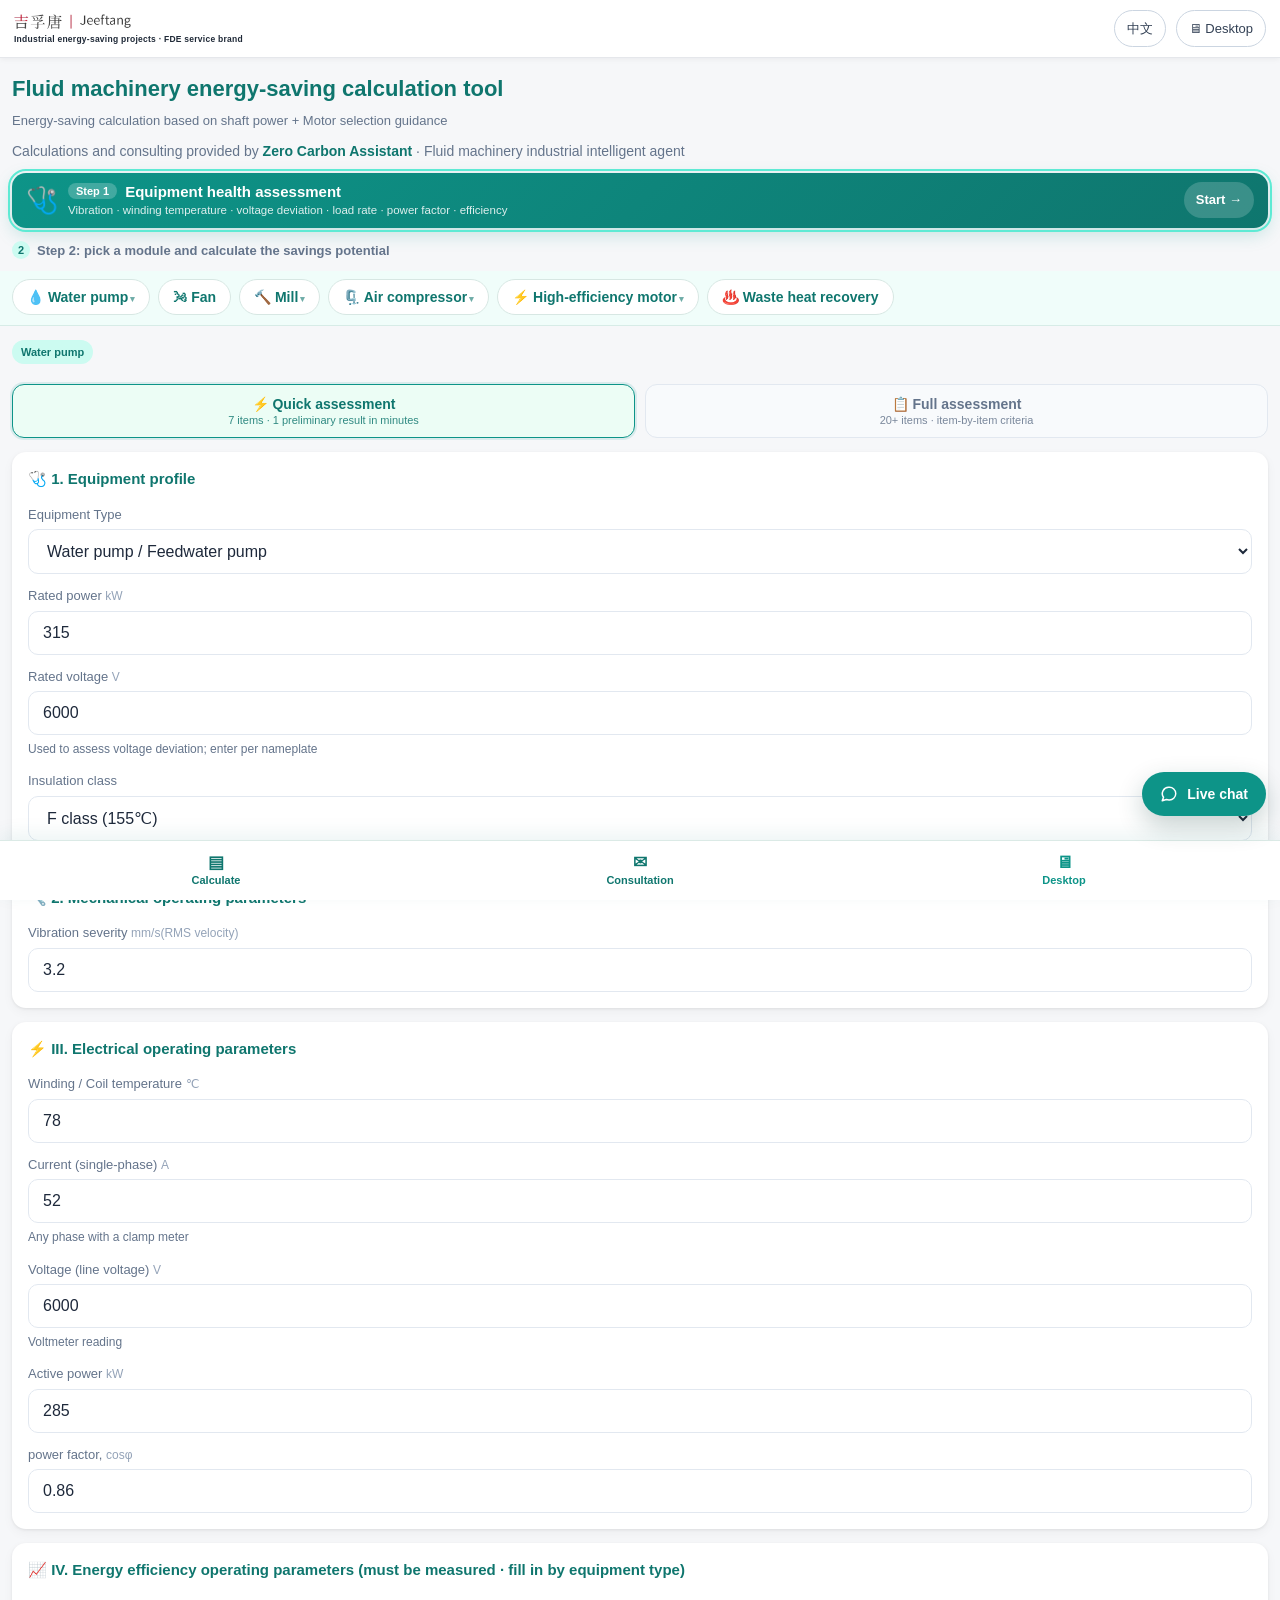
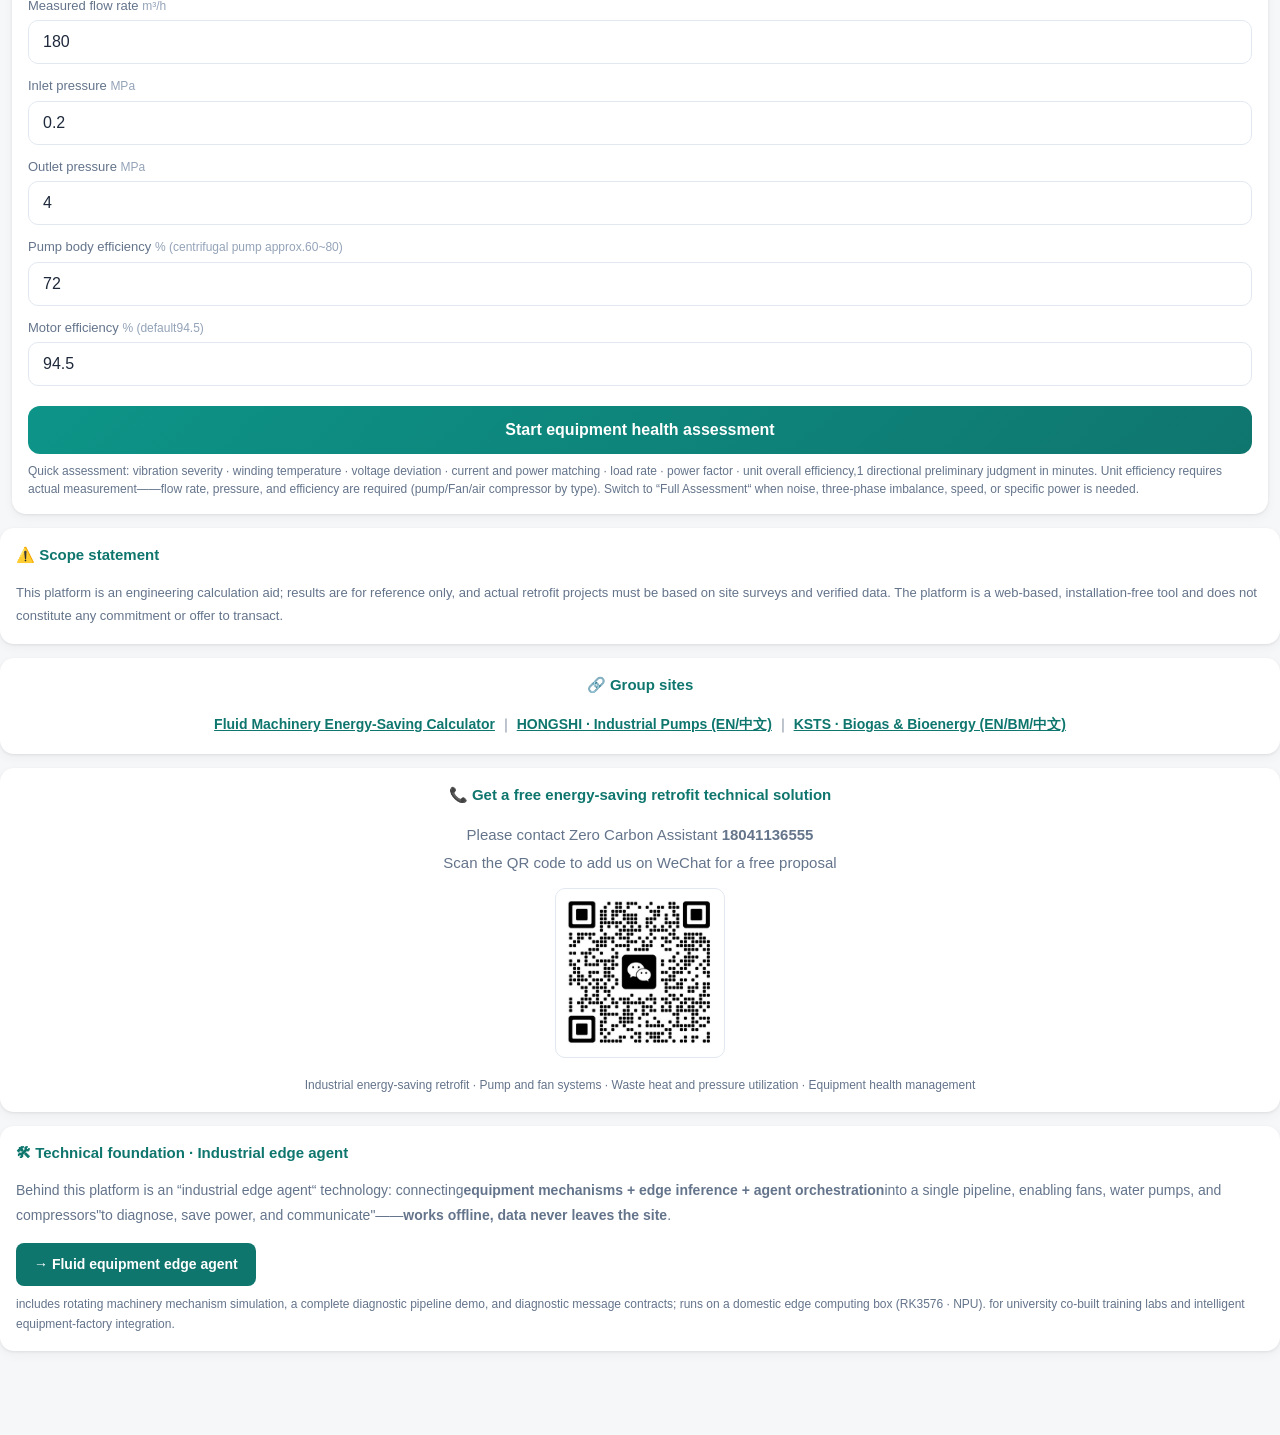
<file: en/m/index.html>
<!DOCTYPE html>
<html lang="en">
<head>
<meta charset="UTF-8">
<meta name="viewport" content="width=device-width, initial-scale=1.0">
<script>/* View switching rules same as BCU Site:cookie ecalc_view remember selection;?view=desktop / ?view=mobile forced;
   if never selected, judge by device (mobile/narrow screen → /m/ mobile version, computer → desktop version); the mobile version page has a “Desktop version“ entry */
(function(){try{var K="ecalc_view",p=new URLSearchParams(location.search),f=p.get("view");
if(f==="mobile"||f==="desktop"){document.cookie=K+"="+f+";path=/;max-age=31536000;SameSite=Lax";}
var m=document.cookie.match(/(?:^|;\s*)ecalc_view=(mobile|desktop)/);
var dev=(/Mobi|Android|iPhone|iPad|iPod|Windows Phone|IEMobile|HarmonyOS/i.test(navigator.userAgent)||(window.innerWidth<=768))?"mobile":"desktop";
var pref=f||(m&&m[1])||dev;
var path=location.pathname;
if(!(/\/m\//.test(path)||/\/m$/.test(path))&&pref!=="desktop"){
var t;
if(/\/$/.test(path)||!/\.[a-z0-9]+$/i.test(path)){t=path.replace(/\/?$/,"/")+"m/";}
else{t=path.replace(/\/([^\/]+)$/,"/m/$1");}
if(t!==path){var q=location.search.replace(/([?&])view=[^&]*/g,"$1").replace(/&{2,}/g,"&").replace(/[?&]+$/,"");location.replace(t+q+location.hash);}}
}catch(e){}})();</script>
<link rel="alternate" media="only screen and (max-width: 768px)" href="https://jeeftang.github.io/energy-calc-platform/en/m/">

<title>Fluid machinery energy-saving calculation tool | Plunger pump ·Water pump ·Slurry pump ·Fan ·Mill ·Air compressor ·PM motor replacement energy-saving calculation and equipment health assessment (no installation)</title>
<meta name="description" content="Fluid machinery energy-saving calculation tool: a web-based, no-installation industrial energy-saving calculation tool covering energy-saving calculations for plunger pumps, water pumps, slurry pumps, fans, mills, air compressors and waste heat recovery, as well as equipment operating health assessment (mechanical/electrical/energy efficiency), outputting energy-saving rate, annual electricity savings, electricity cost and CO2 reduction, and providing motor selection recommendations. Results are for reference only; engineering requires on-site verification.">
<link rel="canonical" href="https://jeeftang.github.io/energy-calc-platform/en/m/">
<link rel="alternate" media="only screen and (max-width: 768px)" href="https://jeeftang.github.io/energy-calc-platform/en/m/">
<link rel="alternate" hreflang="en" href="https://jeeftang.github.io/energy-calc-platform/en/">
<link rel="alternate" hreflang="zh-CN" href="https://jeeftang.github.io/energy-calc-platform/">
<link rel="alternate" hreflang="x-default" href="https://jeeftang.github.io/energy-calc-platform/">
<meta property="og:type" content="website">
<meta property="og:title" content="Fluid machinery energy-saving calculation tool | Plunger pump ·Water pump ·Slurry pump ·Fan ·Mill ·Air compressor energy-saving calculation and equipment health assessment (no installation)">
<meta property="og:description" content="Plunger pump/Water pump/Slurry pump/Fan/Mill/Air compressor/Waste heat recovery energy-saving calculation + Equipment operating health assessment, web-based, no installation. Results are for reference only; engineering requires on-site verification.">
<meta property="og:url" content="https://jeeftang.github.io/energy-calc-platform/en/">
<meta property="og:locale" content="en_US">
<meta name="twitter:card" content="summary">
<style>
:root{--primary:#0d9488;--primary-dark:#0f766e;--primary-light:#ccfbf1;--accent:#f59e0b;--bg:#f6f7f9;--card:#fff;--text:#1e293b;--text2:#64748b;--border:#e2e8f0;--danger:#ef4444;--success:#10b981;--shadow:0 1px 3px rgba(0,0,0,.08),0 4px 12px rgba(0,0,0,.04);--radius:12px}
*{margin:0;padding:0;box-sizing:border-box}
body{font-family:-apple-system,'PingFang SC','Microsoft YaHei',sans-serif;background:var(--bg);color:var(--text);line-height:1.6;min-height:100vh;padding:20px}
.container{max-width:1000px;margin:0 auto}
.header{text-align:left;margin-bottom:24px}
.header .brand-logo{display:block;width:300px;max-width:66%;height:auto;margin:0 0 8px}
.header .brand-sub{font-size:13px;font-weight:700;letter-spacing:.06em;color:#1f2937;margin:0 0 16px}
.header h1{color:var(--primary-dark);margin-bottom:10px;font-size:32px}
.header p{color:var(--text2);font-size:16px}
.header .agent-line{margin-top:8px;font-size:14px;color:var(--text2)}
.tabs{display:flex;gap:10px;margin-bottom:30px;border-bottom:2px solid var(--border);padding-bottom:10px;flex-wrap:wrap}
.tab-btn{padding:10px 20px;background:none;border:none;border-radius:8px;cursor:pointer;font-weight:600;color:var(--text2);font-size:14px}
.tab-btn.active{background:var(--primary);color:#fff}
.card{background:var(--card);border-radius:var(--radius);box-shadow:var(--shadow);padding:24px;margin-bottom:20px}
.section-title{font-size:16px;font-weight:700;color:var(--primary-dark);margin-bottom:18px;display:flex;align-items:center;gap:8px}
.form-grid{display:grid;grid-template-columns:1fr 1fr;gap:14px}
.form-group{display:flex;flex-direction:column;gap:4px}
.form-group label{font-size:13px;color:var(--text2);font-weight:500}
.form-group label .unit{color:#94a3b8;font-weight:400;font-size:12px}
.form-group input,.form-group select{padding:10px 12px;border:1.5px solid var(--border);border-radius:8px;font-size:15px;color:var(--text);background:#f8fafc;transition:all .2s;outline:none;width:100%}
.form-group input:focus,.form-group select:focus{border-color:var(--primary);background:#fff;box-shadow:0 0 0 3px rgba(13,148,136,.1)}
.btn-calc{width:100%;padding:14px;background:linear-gradient(135deg,var(--primary),var(--primary-dark));color:#fff;border:none;border-radius:10px;font-size:16px;font-weight:600;cursor:pointer;transition:all .2s;margin-top:20px}
.btn-calc:hover{transform:translateY(-1px);box-shadow:0 4px 16px rgba(13,148,136,.3)}
.results{display:none;margin-top:30px}
.results.show{display:block}
.result-highlight{text-align:center;padding:20px;margin-bottom:16px}
.result-highlight .big-num{font-size:48px;font-weight:800;color:var(--primary);line-height:1.1}
.result-highlight .big-num .pct{font-size:28px}
.result-highlight .label{font-size:14px;color:var(--text2);margin-top:4px}
.metric-row{display:grid;grid-template-columns:1fr 1fr 1fr;gap:12px;margin-bottom:20px}
.metric-card{background:#f8fafc;border-radius:10px;padding:16px;text-align:center;border:1px solid var(--border)}
.metric-card .value{font-size:24px;font-weight:700}
.metric-card .desc{font-size:12px;color:var(--text2);margin-top:2px}
/* Detailed calculation results v2 Reflow (2026-11-14)*/
.detail-table{width:100%;border-collapse:separate;border-spacing:0;font-size:13.5px;margin-top:12px;table-layout:auto}
.detail-table th{padding:9px 12px;text-align:left;background:#f1f5f9;font-weight:600;color:var(--text2);font-size:12px;white-space:nowrap;border-bottom:1px solid var(--border)}
.detail-table th:first-child{border-radius:8px 0 0 0}
.detail-table th:last-child{border-radius:0 8px 0 0;text-align:right}
.detail-table td{padding:9px 12px;text-align:left;border-bottom:1px solid #eef2f6;vertical-align:middle;line-height:1.55}
.detail-table tbody tr:nth-child(even){background:#fafcfd}
.detail-table tbody tr:hover{background:#f0fdfa}
.detail-table td:first-child{color:#475569;font-weight:500}
.detail-table td:last-child{text-align:right;font-weight:600;font-variant-numeric:tabular-nums}
.detail-table tr.dt-key{background:linear-gradient(90deg,#ecfdf5,#f7fefb)!important}
.detail-table tr.dt-key td:first-child{color:#0f766e}
.detail-table tr.dt-group td{background:#f0fdfa;color:#0f766e;font-weight:700;font-size:12px;letter-spacing:.03em;padding:7px 12px;border-bottom:1px solid #d7ece7;text-align:left!important}
.detail-table tr.dt-warn td{background:#fff7ed;color:#b45309;font-weight:600;font-size:12.5px;line-height:1.65;border-bottom-color:#fed7aa;text-align:left}
.note{font-size:12px;color:var(--text2);margin-top:8px;line-height:1.5}
.toast{position:fixed;top:20px;left:50%;transform:translateX(-50%);background:#1e293b;color:#fff;padding:12px 24px;border-radius:8px;font-size:14px;z-index:9999;display:none;box-shadow:var(--shadow)}
.toast.show{display:block}
.viewswitch{display:flex;justify-content:flex-end;gap:8px;margin:0 0 6px}
.lang-switch{font-size:13px;font-weight:700;letter-spacing:.02em}
.viewswitch a{font-size:13px;color:var(--primary-dark);text-decoration:none;border:1px solid #99f6e4;background:#fff;padding:7px 14px;border-radius:999px;font-weight:600}
.viewswitch a:active{opacity:.8}
.health-entry{display:flex;align-items:center;gap:10px;margin:0 0 12px;padding:9px 14px;cursor:pointer;text-decoration:none;
  background:linear-gradient(135deg,#0d9488,#0f766e);color:#fff;border-radius:14px;
  box-shadow:0 6px 18px rgba(13,148,136,.22);transition:transform .15s,box-shadow .15s}
.health-entry:hover{transform:translateY(-1px);box-shadow:0 10px 22px rgba(13,148,136,.3)}
.health-entry .he-icon{font-size:26px;line-height:1}
.health-entry .he-text{flex:1;display:flex;flex-direction:column;gap:2px;min-width:0}
.health-entry .he-text b{font-size:15px;font-weight:700;line-height:1.3}
.health-entry .he-text small{font-size:11.5px;opacity:.86;line-height:1.35}
.health-entry .he-go{font-size:13px;font-weight:700;white-space:nowrap;background:rgba(255,255,255,.18);padding:7px 12px;border-radius:999px}
.health-entry.on{outline:2px solid #5eead4;outline-offset:2px}
.mode-switch{display:flex;gap:10px;margin:0 0 14px}
.mode-btn{flex:1;display:flex;flex-direction:column;align-items:center;gap:2px;padding:11px 12px;border-radius:12px;
  border:1px solid var(--border);background:#f8fafc;color:var(--text2);font-size:14px;font-weight:700;font-family:inherit;cursor:pointer}
.mode-btn small{font-size:11px;font-weight:500;opacity:.85}
.mode-btn.on{background:#ecfdf5;border-color:var(--primary);color:var(--primary-dark);box-shadow:0 0 0 2px rgba(13,148,136,.12)}
.q-only{display:none}
#health-tab.h-quick .q-only{display:block}
#health-tab.h-quick span.q-only{display:inline}
#health-tab.h-quick .q-full{display:none !important}
.tab-content{scroll-margin-top:12px}
.he-flash{animation:heFlash 1.6s ease-out}
@keyframes heFlash{0%{box-shadow:0 0 0 4px rgba(13,148,136,.45)}100%{box-shadow:0 0 0 0 rgba(13,148,136,0)}}
.health-entry .he-step{font-size:11px;font-weight:700;background:rgba(255,255,255,.22);padding:2px 8px;border-radius:999px;margin-right:4px;vertical-align:2px}
.step-line{display:flex;align-items:center;gap:7px;font-size:13px;font-weight:600;color:var(--text2);margin:2px 0 10px}
.step-line .step-no{width:18px;height:18px;border-radius:50%;background:var(--primary-light);color:var(--primary-dark);font-size:11px;font-weight:700;display:inline-flex;align-items:center;justify-content:center}
.tab-btn .chev{font-size:10px;opacity:.65;margin-left:3px}
.tabs{margin-bottom:12px !important}
.subnav{display:flex;align-items:center;gap:10px;flex-wrap:wrap;margin:0 0 18px;padding:10px 14px;
  background:#fff;border:1px solid var(--border);border-radius:12px}
.subnav-title{font-size:12px;font-weight:700;color:var(--primary-dark);background:var(--primary-light);
  padding:4px 10px;border-radius:999px;white-space:nowrap}
.subnav-items{display:flex;gap:8px;flex-wrap:wrap}
.sub-btn{font-size:13px;padding:7px 14px;border-radius:999px;border:1px solid var(--border);
  background:#f8fafc;color:var(--text2);cursor:pointer;font-weight:600;font-family:inherit}
.sub-btn:hover{border-color:var(--primary);color:var(--primary-dark)}
.sub-btn.on{background:var(--primary-dark);border-color:var(--primary-dark);color:#fff}
.variant-badge{font-size:12px;line-height:1.7;color:#0f766e;background:#f0fdfa;border:1px dashed #99f6e4;
  border-radius:10px;padding:9px 13px;margin:-8px 0 18px}
@media(max-width:768px){
  .form-grid{grid-template-columns:1fr}
  .metric-row{grid-template-columns:1fr}
  .tabs{flex-direction:column}
  .tab-btn{width:100%}
}
</style>
<script type="application/ld+json">{
  "@context": "https://schema.org",
  "@graph": [
    {
      "@type": "SoftwareApplication",
      "@id": "https://jeeftang.github.io/energy-calc-platform/#software",
      "name": "Fluid machinery energy-saving calculation tool",
      "alternateName": "Energy-saving calculationPro V2",
      "url": "https://jeeftang.github.io/energy-calc-platform/",
      "applicationCategory": "BusinessApplication",
      "applicationSubCategory": "Industrial energy-saving calculation",
      "operatingSystem": "Web(browser, web-based, no installation)",
      "inLanguage": "zh-CN",
      "isAccessibleForFree": true,
      "description": "A web-based, no-installation industrial energy-saving calculation tool covering shaft power energy-saving calculations for plunger pumps, water pumps, slurry pumps, fans, mills and air compressors, outputting energy-saving rate, annual electricity savings, electricity cost and CO2 reduction, and providing motor selection recommendations (safety factor 1.1–1.25). It is an engineering auxiliary calculation tool; results are for reference only and actual engineering requires on-site verification.",
      "featureList": [
        "Plunger pump energy-saving calculation (shaft power and electricity savings calculated from flow rate, inlet/outlet pressure and efficiency)",
        "Water pump energy-saving calculation (shaft power and electricity savings calculated from flow rate, head and efficiency)",
        "Slurry pump energy-saving calculation (shaft power, power consumption per ton of dry ore and electricity savings calculated from slurry density, flow rate, head and slurry operating condition efficiency)",
        "Fan energy-saving calculation (electricity savings calculated by comparing air volume, air pressure and efficiency before and after retrofit)",
        "Mill energy-saving calculation (electricity savings and CO2 reduction calculated by comparing original/new motor efficiency and load factor)",
        "Motor selection recommendation: calculated shaft power × safety factor (1.1–1.25)→ select standard power rating",
        "Output the comprehensive energy-saving rate, annual electricity savings, annual electricity cost savings,CO₂ emission reduction",
        "No installation required; use directly in a browser"
      ],
      "softwareRequirements": "Modern browser (supports JavaScript)",
      "contactPoint": {
        "@type": "ContactPoint",
        "name": "Mr. Tang",
        "contactType": "Industrial energy-saving project consulting",
        "availableLanguage": "zh-CN"
      },
      "disclaimer": "This platform is an engineering-assisted calculation tool. Calculation results are for reference only. Actual retrofit projects must be based on on-site surveys and verified data, and this does not constitute any commitment or transaction offer."
    }
  ]
}</script>
<link rel="stylesheet" href="../../m.css">
</head>
<body>
<a id="top"></a>
<div class="m-top">
  <a class="brand" href="./index.html" style="flex-direction:column;align-items:flex-start;gap:3px"><img src="../../logo-jeeftang.png" alt="Jeeftang" style="display:block;height:18px;width:auto"><span style="font-size:8.5px;font-weight:700;letter-spacing:.03em;color:#1f2937">Industrial energy-saving projects &middot; FDE service brand</span></a>
  <span class="sp"></span>
  <a class="switch" href="../../" hreflang="zh-CN" title="中文版">中文</a>
  <a class="switch" href="../index.html?view=desktop" title="Switch to desktop edition">🖥 Desktop</a>
</div>
<div class="container">
  <div class="header">
    <h1>Fluid machinery energy-saving calculation tool</h1>
    <p>Energy-saving calculation based on shaft power + Motor selection guidance</p>
    <div class="agent-line">Calculations and consulting provided by <b style="color:var(--primary-dark)">Zero Carbon Assistant</b> · Fluid machinery industrial intelligent agent</div>
  </div>
  
  <!-- Equipment health assessment: independent entry, placed above the navigation bar (2026-11-14 team decision) -->
  <a class="health-entry" id="healthEntry" href="#health" onclick="return openHealth(event)">
    <span class="he-icon">🩺</span>
    <span class="he-text"><b><span class="he-step">Step 1</span> Equipment health assessment</b><small>Vibration &middot; winding temperature &middot; voltage deviation &middot; load rate &middot; power factor &middot; efficiency</small></span>
    <span class="he-go">Start &rarr;</span>
  </a>
  <div class="step-line"><span class="step-no">2</span>Step 2: pick a module and calculate the savings potential</div>
  <div class="tabs" id="navGroups">
    <button class="tab-btn grp active" data-grp="pump" onclick="navGroup('pump')">💧 Water pump<span class="chev">▾</span></button>
    <button class="tab-btn" data-tab="fan" onclick="showTab('fan')">🌬 Fan</button>
    <button class="tab-btn grp" data-grp="mill" onclick="navGroup('mill')">🔨 Mill<span class="chev">▾</span></button>
    <button class="tab-btn grp" data-grp="air" onclick="navGroup('air')">🗜️ Air compressor<span class="chev">▾</span></button>
    <button class="tab-btn grp" data-grp="motor" onclick="navGroup('motor')">⚡ High-efficiency motor<span class="chev">▾</span></button>
    <button class="tab-btn" data-tab="heat" onclick="showTab('heat')">♨️ Waste heat recovery</button>
  </div>
  <div class="subnav" id="subNav" style="display:none">
    <span class="subnav-title" id="subNavTitle">Water pump</span>
    <div class="subnav-items" id="subNavItems"></div>
  </div>
  <div class="variant-badge" id="variantBadge" style="display:none"></div>
  
  <!-- ==================== Plunger pump module ==================== -->
  <div id="plunger-tab" class="tab-content">
    <div class="card">
      <div class="section-title">⚙️ I. Plunger pump equipment parameters</div>
      <div class="form-grid">
        <div class="form-group"><label>Equipment name (old equipment)</label><input type="text" id="plunger_oldName" value="Old water injection pump"></div>
        <div class="form-group"><label>Matching equipment name (new equipment)</label><input type="text" id="plunger_newName" value="Permanent magnet VFD water injection pump"></div>
        <div class="form-group"><label>Average daily water injection volume <span class="unit">m³</span></label><input type="number" id="plunger_dailyWater" value="500" oninput="updatePlungerFromDaily()"><small>Fill in from the ledger; average flow rate and input power are converted automatically</small></div>
        <div class="form-group"><label>Average daily power consumption <span class="unit">kWh</span></label><input type="number" id="plunger_dailyPower" value="3240" oninput="updatePlungerFromDaily()"><small>Electricity meter/Ledger reading; average input power is converted automatically</small></div>
        <div class="form-group"><label>Average flow rate <span class="unit">m³/h</span></label><input type="number" id="plunger_avgFlow" value="20.8" oninput="updatePlungerMotorPower()"></div>
        <div class="form-group"><label>Average input power <span class="unit">kW</span></label><input type="number" id="plunger_avgInputPower" value="135"></div>
        <div class="form-group"><label>Inlet pressure <span class="unit">MPa</span></label><input type="number" id="plunger_inPressure" value="0.1" step="0.01" oninput="updatePlungerMotorPower()"></div>
        <div class="form-group"><label>Outlet pressure <span class="unit">MPa</span></label><input type="number" id="plunger_outPressure" value="15" step="0.01" oninput="updatePlungerMotorPower()"></div>
        <div class="form-group"><label>Operating days <span class="unit">days</span></label><input type="number" id="plunger_runDays" value="300"></div>
        <div class="form-group"><label>Electricity price <span class="unit">CNY/kWh</span></label><input type="number" id="plunger_elecPrice" value="0.6" step="0.01"></div>
      </div>
    </div>
    
    <div class="card">
      <div class="section-title">⚡ II. Efficiency parameters</div>
      <div class="form-grid">
        <div class="form-group"><label>Retrofit model (new equipment)</label><select id="plunger_newType" onchange="plungerNewTypeChange()">
          <option value="Plunger pump standard">Plunger pump (standard type) · Reference 90%</option>
          <option value="Plunger pump high-efficiency">Plunger pump (high-efficiency/premium sample) · Reference 92%</option>
          <option value="Plunger pump solids-laden">Plunger pump (solids-laden/slurry condition) · Reference 85%</option>
          <option value="custom">Custom (manual entry)</option>
        </select><small id="plunger_newType_tip">Plunger pump overall efficiency reference 90% (our engineering basis ≥90%; can be changed per manufacturer sample)</small></div>
        <div class="form-group"><label>New pump efficiency <span class="unit">% (auto-filled, editable)</span></label><input type="number" id="plunger_pumpEff" value="0.90" step="0.01" min="0.1" max="1" oninput="updatePlungerMotorPower()"></div>
        <div class="form-group"><label>Motor efficiency <span class="unit">%</span></label><input type="number" id="plunger_motorEff" value="0.92" step="0.01" min="0.1" max="1" oninput="updatePlungerMotorPower()"></div>
        <div class="form-group"><label>VFD efficiency <span class="unit">%</span></label><input type="number" id="plunger_vfdEff" value="0.97" step="0.01" min="0.1" max="1" oninput="updatePlungerMotorPower()"></div>
        <div class="form-group"><label>Matching motor power <span class="unit">kW</span></label><input type="number" id="plunger_motorPower" value="55" readonly></div>
      </div>
      <div class="note">Note: matching motor power is calculated automatically from flow rate and pressure.<b>You do not need to enter the original pump efficiency</b>——The system automatically back-calculates from “original condition effective power ÷ measured average input power“; results are listed directly in the details below.</div>
    </div>
    
    <button class="btn-calc" onclick="calcPlunger()">🔍 Start plunger pump energy-saving calculation</button>
    
    <div class="results" id="plunger-results">
      <div class="card">
        <div class="result-highlight">
          <div class="big-num" id="plunger-savingRate">0<span class="pct">%</span></div>
          <div class="label">Overall energy-saving rate</div>
        </div>
        <div class="metric-row">
          <div class="metric-card"><div class="value" id="plunger-dailySave">0</div><div class="desc">Daily electricity savings kWh</div></div>
          <div class="metric-card"><div class="value" id="plunger-yearlySave">0</div><div class="desc">Annual electricity savings 10k kWh</div></div>
          <div class="metric-card"><div class="value" id="plunger-yearlyMoney">0</div><div class="desc">Annual electricity cost saving (10k CNY)</div></div>
        </div>
      </div>
      
      <div class="card">
        <div class="section-title">📊 Detailed calculation results</div>
        <table class="detail-table" data-dt="2">
          <thead><tr><th>Project</th><th>Value</th></tr></thead>
          <tbody id="plunger-detailTable"></tbody>
        </table>
        <div style="margin-top: 20px; padding: 15px; background: linear-gradient(135deg, #0d9488, #0f766e); color: white; border-radius: 8px; text-align: center;">
          <strong style="font-size: 16px;">Get a free energy-saving retrofit technical solution</strong><br>
          <span style="font-size: 14px;">Please contact the Zero Carbon Assistant; scan the QR code to add WeChat (QR code at the bottom of the page)</span>
        </div>
      </div>
    </div>
  </div>
  
  <!-- ==================== Mill module ==================== -->
  <div id="mill-tab" class="tab-content" style="display:none">
    <div class="card">
      <div class="section-title">🔨 I. Mill equipment parameters</div>
      <div class="form-grid">
        <div class="form-group"><label>Equipment name (old equipment)</label><input type="text" id="mill_oldName" value="Old ball mill"></div>
        <div class="form-group"><label>Matching equipment name (new equipment)</label><input type="text" id="mill_newName" value="Permanent magnet synchronous ball mill"></div>
        <div class="form-group"><label>Mill power <span class="unit">kW</span></label><input type="number" id="mill_power" value="250"></div>
        <div class="form-group"><label>Annual operating hours <span class="unit">h</span></label><input type="number" id="mill_hours" value="6000"></div>
        <div class="form-group"><label>Electricity price <span class="unit">CNY/kWh</span></label><input type="number" id="mill_price" value="0.6" step="0.01"></div>
      </div>
    </div>
    
    <div class="card">
      <div class="section-title">⚡ II. Efficiency parameters</div>
      <div class="form-grid">
        <div class="form-group"><label>Original motor efficiency <span class="unit">%</span></label><input type="number" id="mill_oldEff" value="0.92" step="0.01" min="0.1" max="1"></div>
        <div class="form-group"><label>New motor efficiency <span class="unit">%</span></label><input type="number" id="mill_newEff" value="0.96" step="0.01" min="0.1" max="1"></div>
        <div class="form-group"><label>Original load rate <span class="unit">%</span></label><input type="number" id="mill_oldLoad" value="0.85" step="0.01" min="0.1" max="1"></div>
        <div class="form-group"><label>New load rate <span class="unit">%</span></label><input type="number" id="mill_newLoad" value="0.95" step="0.01" min="0.1" max="1"></div>
      </div>
      <div class="note">Note: A higher load rate reduces no-load losses; PM synchronous motors are more efficient at low loads</div>
    </div>
    
    <button class="btn-calc" onclick="calcMill()">🔍 Start mill energy-saving calculation</button>
    
    <div class="results" id="mill-results">
      <div class="card">
        <div class="result-highlight">
          <div class="big-num" id="mill-savingRate">0<span class="pct">%</span></div>
          <div class="label">Overall energy-saving rate</div>
        </div>
        <div class="metric-row">
          <div class="metric-card"><div class="value" id="mill-annualSave">0</div><div class="desc">Annual electricity savings 10k kWh</div></div>
          <div class="metric-card"><div class="value" id="mill-annualMoney">0</div><div class="desc">Annual electricity cost saving (10k CNY)</div></div>
          <div class="metric-card"><div class="value" id="mill-CO2">0</div><div class="desc">CO₂CO2 reduction (t)</div></div>
        </div>
      </div>
      
      <div class="card">
        <div class="section-title">📊 Detailed calculation results</div>
        <table class="detail-table" data-dt="2">
          <thead><tr><th>Project</th><th>Value</th></tr></thead>
          <tbody id="mill-detailTable"></tbody>
        </table>
        <div style="margin-top: 20px; padding: 15px; background: linear-gradient(135deg, #0d9488, #0f766e); color: white; border-radius: 8px; text-align: center;">
          <strong style="font-size: 16px;">Get a free energy-saving retrofit technical solution</strong><br>
          <span style="font-size: 14px;">Please contact the Zero Carbon Assistant; scan the QR code to add WeChat (QR code at the bottom of the page)</span>
        </div>
      </div>
    </div>
  </div>
  
  <!-- ==================== Air compressor module (new,2026-10-12;2026-10-21 the overall energy-saving rate is now calculated automatically from the parameters) ==================== -->
  <div id="air-tab" class="tab-content" style="display:none">
    <div class="card">
      <div class="section-title">🗜️ I. Air compressor parameters before retrofit</div>
      <div class="form-grid">
        <div class="form-group"><label>Number of units in operation <span class="unit">units</span></label><input type="number" id="air_count" value="2" step="1"></div>
        <div class="form-group"><label>Input power per unit P₁ <span class="unit">kW</span></label><input type="number" id="air_p1" value="132"></div>
        <div class="form-group"><label>Air displacement per unit Q₁ <span class="unit">m³/min</span></label><input type="number" id="air_q1" value="24" step="0.1"></div>
        <div class="form-group"><label>Discharge pressure <span class="unit">MPa</span></label><input type="number" id="air_press" value="0.8" step="0.05" oninput="airDpHint()"></div>
        <div class="form-group"><label>Average loading rate <span class="unit">%</span></label><input type="number" id="air_load" value="60" step="1"></div>
        <div class="form-group"><label>Unloading power ratio <span class="unit">%(% of rated)</span></label><input type="number" id="air_unload" value="35" step="1"></div>
        <div class="form-group"><label>Motor power at working pressure P₀ <span class="unit">kW(leave blank=to use P₁)</span></label><input type="number" id="air_p0" step="1" placeholder="leave blank to use P₁"></div>
        <div class="form-group"><label>motor+Transmission efficiency η₀ <span class="unit">%</span></label><input type="number" id="air_eta0" value="98.3" step="0.1" min="80" max="100"></div>
      </div>
      <div class="note">For screw compressors with load/unload control, the unloading period still consumes the rated power 25%~40% (default 35%). This no-load loss is the main energy-saving potential for VFD retrofits and centralized linkage control.</div>
    </div>

    <div class="card">
      <div class="section-title">⚡ II. Retrofit plan (energy-saving rate calculated automatically from the parameters below)</div>
      <div class="form-grid">
        <div class="form-group"><label>Retrofit method</label>
          <select id="air_method" onchange="airMethodChange()">
            <option value="vfd">VFD retrofit (permanent magnet VFD / install VFD)</option>
            <option value="ctrl">Centralized coordinated control (multiple units linked, on-demand air supply)</option>
            <option value="replace">Full-unit high-efficiency replacement (Grade 1 energy efficiency)</option>
            <option value="pipe">Piping and leakage management</option>
          </select>
        </div>
        <div class="form-group"><label>Discharge pressure reduction after retrofit Δp <span class="unit">MPa</span></label><input type="number" id="air_dp" value="0.05" step="0.01" min="0" max="0.2"><div style="font-size:12px;color:var(--text2);margin-top:4px" id="air-dpHint"></div></div>

        <div class="form-group air-param" data-m="vfd"><label>VFD+Motor overall efficiency η <span class="unit">%</span></label><input type="number" id="air_eta" value="97" step="0.5" min="80" max="100"></div>

        <div class="form-group air-param" data-m="ctrl"><label>Unload power share after coordinated control <span class="unit">%(% of rated)</span></label><input type="number" id="air_u2" value="5" step="1" min="0" max="40"></div>

        <div class="form-group air-param" data-m="replace"><label>Specific power of new unit SP₂ <span class="unit">kW/(m³/min)</span></label><input type="number" id="air_sp2" step="0.1" min="3" placeholder="Leave blank = Specific power improvement of existing unit 15%"></div>
        <div class="form-group air-param" data-m="replace"><label>New unit type</label>
          <select id="air_newtype">
            <option value="pm">Permanent magnet VFD (Grade 1 energy efficiency)</option>
            <option value="fixed">Fixed speed (Grade 1 energy efficiency)</option>
            <option value="maglev">Magnetic levitation centrifugal (Grade 1 energy efficiency)</option>
          </select>
        </div>

        <div class="form-group air-param" data-m="pipe"><label>System leakage rate <span class="unit">% (share of total air consumption)</span></label><input type="number" id="air_leak" value="20" step="1" min="0" max="60"></div>
        <div class="form-group air-param" data-m="pipe"><label>Proportion of leakage that can be managed <span class="unit">%</span></label><input type="number" id="air_fix" value="50" step="5" min="0" max="100"></div>

        <div class="form-group"><label>Waste heat recovery rate <span class="unit">% (0 = not included)</span></label><input type="number" id="air_heat" value="70" step="5"></div>
        <div class="form-group"><label>Value of recovered heat <span class="unit">CNY/kWh (heat)</span></label><input type="number" id="air_heatPrice" value="0.30" step="0.01"></div>
      </div>
      <div class="note" id="air-methodNote">VFD retrofit: first eliminate unload/idle losses, then convert using the screw compressor part-load power curve——VFD unit about 20% power is fixed loss (oil pump/fan/VFD), the remainder is roughly linear with air flow, so 50% air flow requires about 60% power (specific power degradation about 20%); constant-pressure control can further reduce discharge pressure; each reduction of 0.1 MPa shaft power drops about 7%.</div>
    </div>

    <div class="card">
      <div class="section-title">⏱️ III. Operation and price</div>
      <div class="form-grid">
        <div class="form-group"><label>Annual operating hours <span class="unit">h</span></label><input type="number" id="air_hours" value="6000"></div>
        <div class="form-group"><label>Electricity price <span class="unit">CNY/kWh</span></label><input type="number" id="air_price" value="0.65" step="0.01"></div>
        <div class="form-group"><label>Retrofit investment <span class="unit">10k CNY (optional)</span></label><input type="number" id="air_invest" step="1" placeholder="payback period is shown only when filled"></div>
      </div>
      <button class="btn-calc" onclick="calcAir()">Start air compressor energy-saving calculation</button>
    </div>

    <div id="air-results" class="results">
      <div class="card">
        <div class="result-highlight">
          <div class="big-num"><span id="air-savingRate">0</span><span class="pct">%</span></div>
          <div class="label">Overall energy-saving rate (auto-calculated from operating parameters)</div>
        </div>
        <div class="metric-row">
          <div class="metric-card"><div class="value" id="air-annualSave">0</div><div class="desc">Annual electricity savings 10k kWh</div></div>
          <div class="metric-card"><div class="value" id="air-annualMoney">0</div><div class="desc">Annual electricity cost saving (10k CNY)</div></div>
          <div class="metric-card"><div class="value" id="air-CO2">0</div><div class="desc">CO₂CO2 reduction (t)</div></div>
          <div class="metric-card"><div class="value" id="air-payback">—</div><div class="desc">Static payback period, years</div></div>
        </div>
      </div>

      <div class="card">
        <div class="section-title">📊 Detailed calculation results</div>
        <table class="detail-table" data-dt="2">
          <thead><tr><th>Project</th><th>Value</th></tr></thead>
          <tbody id="air-detailTable"></tbody>
        </table>
      </div>

      <div class="card">
        <div class="section-title">🧮 Energy-saving rate breakdown (item-by-item verifiable)</div>
        <table class="detail-table" data-dt="3">
          <thead><tr><th>Stage</th><th>Power kW(before → after)</th><th>Contribution of this stage</th></tr></thead>
          <tbody id="air-stepTable"></tbody>
        </table>
        <div class="note">Overall energy-saving rate = Final result after item-by-item effects of all stages, not manually entered; a negative value indicates that this stage increases energy consumption (e.g., inverter losses).</div>
      </div>

      <div class="card">
        <div class="section-title">♻️ Air compressor waste heat recovery (optional)</div>
        <table class="detail-table" data-dt="2">
          <thead><tr><th>Project</th><th>Value</th></tr></thead>
          <tbody id="air-heatTable"></tbody>
        </table>
        <div class="note">Approximately 90% of the air compressor’s input electrical energy is ultimately converted into heat, of which 70%~80% can be recovered for domestic hot water, heating, or process preheating (recovery rate ≥75% can produce 60℃ of hot water or above).</div>
      </div>

      <div class="card" style="background:linear-gradient(135deg,#0d9488,#0f766e);color:#fff;text-align:center">
        <div style="font-size:18px;font-weight:700;margin-bottom:6px">Get a free energy-saving retrofit technical solution</div>
        <div style="font-size:14px;opacity:.95;margin-bottom:8px">Please contact Zero Carbon Assistant; scan the QR code to add WeChat</div>
        <img src="../../qr-kefu.png" alt="Zero Carbon Assistant · WeChat add-friend QR code" style="width:150px;height:150px;border-radius:10px;background:#fff;padding:6px;margin:4px 0" onerror="this.style.display='none'">
        <div style="font-size:12px;opacity:.85">Scan QR code to add WeChat · Free solution</div>
      </div>
    </div>
  </div>

  <!-- ==================== Waste heat recovery module (new,2026-10-12) ==================== -->
  <div id="heat-tab" class="tab-content" style="display:none">
    <div class="card">
      <div class="section-title">♨️ I. Waste heat source parameters</div>
      <div class="form-grid">
        <div class="form-group"><label>Waste heat medium</label>
          <select id="heat_media" onchange="heatMediaChange()">
            <option value="flue">Flue gas (boiler, / kiln, / heating furnace exhaust)</option>
            <option value="water">Hot water / Circulating water</option>
            <option value="steam">Steam condensate / Drain</option>
          </select>
        </div>
        <div class="form-group"><label id="heat_flowLabel">Flue gas flow rate <span class="unit">Nm³/h</span></label><input type="number" id="heat_flow" value="30000"></div>
        <div class="form-group"><label>Inlet temperature t₁ <span class="unit">℃</span></label><input type="number" id="heat_t1" value="320"></div>
        <div class="form-group"><label>Outlet temperature after recovery t₂ <span class="unit">℃</span></label><input type="number" id="heat_t2" value="150"></div>
        <div class="form-group"><label id="heat_cpLabel">Flue gas specific heat <span class="unit">kJ/(Nm³·℃)</span></label><input type="number" id="heat_cp" value="1.34" step="0.01"></div>
        <div class="form-group"><label>Annual operating hours <span class="unit">h</span></label><input type="number" id="heat_hours" value="7000"></div>
      </div>
      <div class="note">Flue gas specific heat is usually taken as 1.30~1.45 kJ/(Nm³·℃); water specific heat 4.18 kJ/(kg ·℃).t₂ Must be above the acid dew point (coal-fired flue gas generally ≥120℃), to avoid low-temperature corrosion.</div>
    </div>

    <div class="card">
      <div class="section-title">⚡ II. Recovery and utilization scheme</div>
      <div class="form-grid">
        <div class="form-group"><label>Recovery purpose</label>
          <select id="heat_use" onchange="heatUseChange()">
            <option value="preheat">Preheat combustion air / Process material</option>
            <option value="hotwater">Produce hot water / Space heating</option>
            <option value="steam">Replace steam (generate low-pressure steam)</option>
            <option value="orc">ORC Low-temperature waste heat power generation</option>
          </select>
        </div>
        <div class="form-group"><label>Recovery efficiency η <span class="unit">% (heat exchanger efficiency)</span></label><input type="number" id="heat_eff" value="85" step="1"></div>
        <div class="form-group"><label id="heat_priceLabel">Heat price <span class="unit">CNY/GJ</span></label><input type="number" id="heat_price" value="55" step="1"></div>
        <div class="form-group"><label>ORC Power generation efficiency <span class="unit">% (power generation only)</span></label><input type="number" id="heat_orcEff" value="12" step="1"></div>
        <div class="form-group"><label>System investment <span class="unit">10k CNY (leave blank for automatic estimation)</span></label><input type="number" id="heat_invest" value="" placeholder="Leave blank to estimate using the unit price at bottom right" step="1"></div>
        <div class="form-group"><label>Investment estimation unit price <span class="unit">CNY/kW(used when left blank)</span></label><input type="number" id="heat_unitCost" value="1500" step="50"></div>
      </div>
      <button class="btn-calc" onclick="calcHeat()">Start waste heat recovery calculation</button>
    </div>

    <div id="heat-results" class="results">
      <div class="card">
        <div class="result-highlight">
          <div class="big-num"><span id="heat-power">0</span><span class="pct"> kW</span></div>
          <div class="label">Recoverable thermal power (effective)</div>
        </div>
        <div class="metric-row">
          <div class="metric-card"><div class="value" id="heat-annualHeat">0</div><div class="desc">Annual recovered heat GJ</div></div>
          <div class="metric-card"><div class="value" id="heat-money">0</div><div class="desc">Annual benefit (10k CNY)</div></div>
          <div class="metric-card"><div class="value" id="heat-co2">0</div><div class="desc">CO₂CO2 reduction (t)</div></div>
        </div>
      </div>

      <div class="card">
        <div class="section-title">📊 Detailed calculation results</div>
        <table class="detail-table" data-dt="2">
          <thead><tr><th>Project</th><th>Value</th></tr></thead>
          <tbody id="heat-detailTable"></tbody>
        </table>
      </div>

      <div class="card" style="background:linear-gradient(135deg,#0d9488,#0f766e);color:#fff;text-align:center">
        <div style="font-size:18px;font-weight:700;margin-bottom:6px">Get a free energy-saving retrofit technical solution</div>
        <div style="font-size:14px;opacity:.95;margin-bottom:8px">Please contact Zero Carbon Assistant; scan the QR code to add WeChat</div>
        <img src="../../qr-kefu.png" alt="Zero Carbon Assistant · WeChat add-friend QR code" style="width:150px;height:150px;border-radius:10px;background:#fff;padding:6px;margin:4px 0" onerror="this.style.display='none'">
        <div style="font-size:12px;opacity:.85">Scan QR code to add WeChat · Free solution</div>
      </div>
    </div>
  </div>

  <!-- ==================== Fan Module (New) ==================== -->
  <div id="fan-tab" class="tab-content" style="display:none">
    <div class="card">
      <div class="section-title">🌬 1. Fan Parameters Before Retrofit</div>
      <div class="form-grid">
        <div class="form-group"><label>Equipment Type</label><select id="fan_kind" onchange="fanKindChange()">
          <option value="Centrifugal fan">Centrifugal fan (forced/induced/primary/dust removal/cooling)</option>
          <option value="Axial fan">Axial fan (including adjustable moving blades)</option>
          <option value="Roots blower">Roots blower (positive displacement)</option>
          <option value="Vacuum pump">Vacuum pump (Roots/liquid ring/dry)</option>
        </select><small id="fan_kind_tip" style="display:block;font-size:12px;color:#888;margin-top:4px">forced/induced/primary/dust removal/cooling fan main model</small></div>
        <div class="form-group"><label>absolute suction pressure <span class="unit">kPa</span></label><input type="number" id="fan_pin" value="101.325" step="0.1"><small>Fan maintained 101.3; for vacuum pumps enter actual absolute suction pressure (e.g. 40)</small></div>
        <div class="form-group"><label>Airflow rate Q₁ <span class="unit">m³/h</span></label><input type="number" id="fan_Q1" value="120000" oninput="fanEta1Auto()"></div>
        <div class="form-group"><label>Total pressure/Pressure difference P₁ <span class="unit">Pa</span></label><input type="number" id="fan_P1" value="2500" oninput="fanEta1Auto()"><small>For vacuum pumps enter positive pressure difference (discharge−suction)</small></div>
        <div class="form-group"><label>Motor power <span class="unit">kW</span></label><input type="number" id="fan_motorPower1" value="710"><small>Nameplate power, for selection reference only</small></div>
        <div class="form-group"><label>Measured motor input power <span class="unit">kW</span></label><input type="number" id="fan_inputPower1" step="0.1" placeholder="If a meter is available/enter the power meter reading" oninput="fanEta1Auto()"><small>★ Enter this item and the original fan efficiency is calculated automatically; no need to understand efficiency</small></div>
        <div class="form-group"><label>Fan efficiency η<sub>Fan1</sub> <span class="unit">%</span></label><input type="number" id="fan_fanEff1" value="0.75" step="0.01"><small id="fan_eta1_tip">If measured input power is available → auto back-calculated; if not → use empirical value by original fan type (editable)</small></div>
        <div class="form-group"><label>Transmission efficiency η<sub>Transmitted1</sub> <span class="unit">% (default 98%)</span></label><input type="number" id="fan_transEff1" value="0.98" step="0.01" oninput="fanEta1Auto()"></div>
        <div class="form-group"><label>Motor efficiency η<sub>Power1</sub> <span class="unit">% (default 95.3%)</span></label><input type="number" id="fan_motorEff1" value="0.953" step="0.001" oninput="fanEta1Auto()"></div>
      </div>
    </div>
    
    <div class="card">
      <div class="section-title">⚡ II. Fan Parameters After Retrofit</div>
      <div class="form-grid">
        <div class="form-group"><label>Airflow rate Q₂ <span class="unit">m³/h</span></label><input type="number" id="fan_Q2" value="100000"></div>
        <div class="form-group"><label>Fan pressure P₂ <span class="unit">Pa</span></label><input type="number" id="fan_P2" value="1800"></div>
        <div class="form-group"><label>Retrofit model (new equipment)</label><select id="fan_newType" onchange="fanNewTypeChange()">
          <option value="Permanent-magnet integrated fan">General low-voltage fan retrofitted to permanent-magnet integrated fan · Reference 82% (≥80%)</option>
          <option value="Magnetic levitation fan">Roots fan retrofitted to magnetic levitation fan · Reference 86% (≥85%)</option>
          <option value="Magnetic levitation vacuum pump">Vacuum pump retrofitted to magnetic levitation vacuum pump · Reference 80%</option>
          <option value="High-efficiency centrifugal fan">High-efficiency centrifugal fan (impeller modification) · Reference 82%</option>
          <option value="High-efficiency axial fan">High-efficiency axial fan (moving blade modification) · Reference 86%</option>
          <option value="High-speed centrifugal blower">High-speed centrifugal blower (replacing Roots) · Reference 82%</option>
          <option value="custom">Custom (manual efficiency entry)</option>
        </select><small id="fan_newType_tip">General low-voltage fan retrofitted to permanent-magnet integrated: overall efficiency ≥80% (reference value 82%)(auto-filled 82% / motor 97.6%)</small></div>
        <div class="form-group"><label>Fan efficiency η<sub>Fan2</sub> <span class="unit">% (auto-filled, editable)</span></label><input type="number" id="fan_fanEff2" value="0.82" step="0.01"></div>
        <div class="form-group"><label>Transmission efficiency η<sub>Transmitted2</sub> <span class="unit">% (default 98%)</span></label><input type="number" id="fan_transEff2" value="0.98" step="0.01"></div>
        <div class="form-group"><label>Motor efficiency η<sub>Power2</sub> <span class="unit">% (default 97.6%)</span></label><input type="number" id="fan_motorEff2" value="0.976" step="0.001"></div>
      </div>
    </div>
    
    <div class="card">
      <div class="section-title">⏱️ III. Operating Parameters</div>
      <div class="form-grid">
        <div class="form-group"><label>Annual operating hours <span class="unit">h</span></label><input type="number" id="fan_hours" value="6000"></div>
        <div class="form-group"><label>Electricity price <span class="unit">CNY/kWh</span></label><input type="number" id="fan_price" value="0.6" step="0.01"></div>
      </div>
    </div>
    
    <button class="btn-calc" onclick="calcFan()">🔍 Start fan energy-saving calculation</button>
    
    <div class="results" id="fan-results">
      <div class="card">
        <div class="result-highlight">
          <div class="big-num" id="fan-savingRate">0<span class="pct">%</span></div>
          <div class="label">Overall energy-saving rate</div>
        </div>
        <div class="metric-row">
          <div class="metric-card"><div class="value" id="fan-annualSave">0</div><div class="desc">Annual electricity savings 10k kWh</div></div>
          <div class="metric-card"><div class="value" id="fan-annualMoney">0</div><div class="desc">Annual electricity cost saving (10k CNY)</div></div>
          <div class="metric-card"><div class="value" id="fan-CO2">0</div><div class="desc">CO₂CO2 reduction (t)</div></div>
        </div>
      </div>
      
      <div class="card">
        <div class="section-title">📊 Detailed calculation results</div>
        <table class="detail-table" data-dt="4">
          <thead><tr><th>Project</th><th>Before retrofit</th><th>After retrofit</th><th>Savings</th></tr></thead>
          <tbody id="fan-detailTable"></tbody>
        </table>
      </div>
      
      <div class="card">
        <div class="section-title">⚙️ Motor selection guidance</div>
        <table class="detail-table" data-dt="3">
          <thead><tr><th>Project</th><th>Value</th><th>Notes</th></tr></thead>
          <tbody id="fan-motorTable"></tbody>
        </table>
        <div class="note">
          <strong>Selection principle:</strong><br>
          1. Calculate shaft power = (Q × P) ÷ (3600 × 1000 × η<sub>Fan</sub> × η<sub>Transmitted</sub>) [Unit:kW]<br>
          2. Recommended rated power = Calculate shaft power × safety factor (1.1-1.25)<br>
          3. Select standard power rating
        </div>
        <div style="margin-top: 20px; padding: 15px; background: linear-gradient(135deg, #0d9488, #0f766e); color: white; border-radius: 8px; text-align: center;">
          <strong style="font-size: 16px;">Get a free energy-saving retrofit technical solution</strong><br>
          <span style="font-size: 14px;">Please contact the Zero Carbon Assistant; scan the QR code to add WeChat (QR code at the bottom of the page)</span>
        </div>
      </div>
    </div>
  </div>
  
  <!-- ==================== Water pump module (new) ==================== -->
  <div id="pump-tab" class="tab-content" style="display:none">
    <div class="card">
      <div class="section-title">💧 1. Water pump parameters before retrofit</div>
      <div class="form-grid">
        <div class="form-group"><label>Flow rate Q₁ <span class="unit">m³/h</span></label><input type="number" id="pump_Q1" value="800" oninput="pumpEta1Auto()"></div>
        <div class="form-group"><label>Head H₁ <span class="unit">m</span></label><input type="number" id="pump_H1" value="50" oninput="pumpEta1Auto()"></div>
        <div class="form-group"><label>Original pump type</label><select id="pump_oldType" onchange="pumpEta1Auto()">
          <option value="Multistage centrifugal pump">Multistage centrifugal pump (DG / D / ZD series)</option>
          <option value="Single-stage double-suction centrifugal pump">Single-stage double-suction centrifugal pump (S / SH series)</option>
          <option value="Single-stage single-suction centrifugal pump">Single-stage single-suction centrifugal pump (IS / IH series)</option>
          <option value="Submersible sewage pump">Submersible sewage pump (WQ / QW series)</option>
          <option value="Plunger pump">Plunger pump (reciprocating)</option>
        </select><small>If unsure, select the default; the system assigns an empirical efficiency by type</small></div>
        <div class="form-group"><label>Motor power <span class="unit">kW</span></label><input type="number" id="pump_motorPower1" value="500"><small>Nameplate power, for selection reference only</small></div>
        <div class="form-group"><label>Measured motor input power <span class="unit">kW</span></label><input type="number" id="pump_inputPower1" step="0.1" placeholder="If a meter is available/enter the power meter reading" oninput="pumpEta1Auto()"><small>★ Fill in this item and the original pump efficiency is calculated automatically; no need to understand efficiency</small></div>
        <div class="form-group"><label>Original pump efficiency η<sub>Pump1</sub> <span class="unit">%</span></label><input type="number" id="pump_pumpEff1" value="0.72" step="0.01" min="0.2" max="0.95" oninput="pumpEta1SourceManual()"><small id="pump_eta1_tip">If measured input power is available → auto back-calculated; if not → Empirical value by original pump type (editable)</small></div>
        <div class="form-group"><label>Transmission efficiency η<sub>Transmitted1</sub> <span class="unit">% (default 98%)</span></label><input type="number" id="pump_transEff1" value="0.98" step="0.01" oninput="pumpEta1Auto()"></div>
        <div class="form-group"><label>Motor efficiency η<sub>Power1</sub> <span class="unit">% (default 94.5%)</span></label><input type="number" id="pump_motorEff1" value="0.945" step="0.001" oninput="pumpEta1Auto()"></div>
      </div>
      <div class="note">Where efficiency comes from:<b>Original equipment</b>Enter the measured motor input power; the system calculates by η = Effective power ÷ Back-calculated from measured input power (effective power = 9.81 × Flow rate × Head ÷ 3600); if no measurement is available, an empirical value is assigned by original pump type.<b>New equipment</b>Select the retrofit model directly below; the efficiency reference value is populated automatically.</div>
    </div>
    
    <div class="card">
      <div class="section-title">⚡ II. Post-retrofit water pump parameters</div>
      <div class="form-grid">
        <div class="form-group"><label>Flow rate Q₂ <span class="unit">m³/h</span></label><input type="number" id="pump_Q2" value="650"></div>
        <div class="form-group"><label>Head H₂ <span class="unit">m</span></label><input type="number" id="pump_H2" value="45"></div>
        <div class="form-group"><label>Retrofit model (new equipment)</label><select id="pump_newType" onchange="pumpNewTypeChange()">
          <option value="Plunger pump">Plunger pump (replacing multistage centrifugal pump) · Reference 90%</option>
          <option value="Permanent-magnet direct-drive pump unit">Permanent magnet synchronous direct-drive pump unit · Reference 85%</option>
          <option value="High-efficiency multistage centrifugal pump">High-efficiency multistage centrifugal pump (self-balancing type) · Reference 80%</option>
          <option value="High-efficiency single-stage double-suction pump">High-efficiency single-stage double-suction centrifugal pump · Reference 86%</option>
          <option value="High-efficiency submersible sewage pump">High-efficiency submersible sewage pump · Reference 72%</option>
          <option value="custom">Custom (manual efficiency entry)</option>
        </select><small id="pump_newType_tip">Plunger pump overall efficiency ≥90% (industry sample 90~93%), replacing the main multistage centrifugal pump route (auto-filled 90% / motor 95.5%)</small></div>
        <div class="form-group"><label>New pump efficiency η<sub>Pump2</sub> <span class="unit">% (auto-filled, editable)</span></label><input type="number" id="pump_pumpEff2" value="0.90" step="0.01"></div>
        <div class="form-group"><label>Transmission efficiency η<sub>Transmitted2</sub> <span class="unit">% (default 98%)</span></label><input type="number" id="pump_transEff2" value="0.98" step="0.01"></div>
        <div class="form-group"><label>Motor efficiency η<sub>Power2</sub> <span class="unit">% (default 97.2%)</span></label><input type="number" id="pump_motorEff2" value="0.972" step="0.001"></div>
      </div>
    </div>
    
    <div class="card">
      <div class="section-title">⏱️ III. Operating Parameters</div>
      <div class="form-grid">
        <div class="form-group"><label>Annual operating hours <span class="unit">h</span></label><input type="number" id="pump_hours" value="6000"></div>
        <div class="form-group"><label>Electricity price <span class="unit">CNY/kWh</span></label><input type="number" id="pump_price" value="0.6" step="0.01"></div>
      </div>
    </div>
    
    <button class="btn-calc" onclick="calcPump()">🔍 Start water pump energy-saving calculation</button>
    
    <div class="results" id="pump-results">
      <div class="card">
        <div class="result-highlight">
          <div class="big-num" id="pump-savingRate">0<span class="pct">%</span></div>
          <div class="label">Overall energy-saving rate</div>
        </div>
        <div class="metric-row">
          <div class="metric-card"><div class="value" id="pump-annualSave">0</div><div class="desc">Annual electricity savings 10k kWh</div></div>
          <div class="metric-card"><div class="value" id="pump-annualMoney">0</div><div class="desc">Annual electricity cost saving (10k CNY)</div></div>
          <div class="metric-card"><div class="value" id="pump-CO2">0</div><div class="desc">CO₂CO2 reduction (t)</div></div>
        </div>
      </div>
      
      <div class="card">
        <div class="section-title">📊 Detailed calculation results</div>
        <table class="detail-table" data-dt="4">
          <thead><tr><th>Project</th><th>Before retrofit</th><th>After retrofit</th><th>Savings</th></tr></thead>
          <tbody id="pump-detailTable"></tbody>
        </table>
      </div>
      
      <div class="card">
        <div class="section-title">⚙️ Motor selection guidance</div>
        <table class="detail-table" data-dt="3">
          <thead><tr><th>Project</th><th>Value</th><th>Notes</th></tr></thead>
          <tbody id="pump-motorTable"></tbody>
        </table>
        <div class="note">
          <strong>Selection principle:</strong><br>
          1. Calculate shaft power = (Q × H × 1000 × 9.81) ÷ (3600 × 1000 × η<sub>Pump</sub> × η<sub>Transmitted</sub>) [Unit:kW]<br>
          2. Recommended rated power = Calculate shaft power × safety factor (1.1-1.25)<br>
          3. Select standard power rating
        </div>
        <div style="margin-top: 20px; padding: 15px; background: linear-gradient(135deg, #0d9488, #0f766e); color: white; border-radius: 8px; text-align: center;">
          <strong style="font-size: 16px;">Get a free energy-saving retrofit technical solution</strong><br>
          <span style="font-size: 14px;">Please contact the Zero Carbon Assistant; scan the QR code to add WeChat (QR code at the bottom of the page)</span>
        </div>
      </div>
    </div>
  </div>
  <!-- ==================== Slurry pump module (new,2026-10-22) ==================== -->
  <div id="slurry-tab" class="tab-content" style="display:none">
    <div class="card">
      <div class="section-title">🪨 I. Slurry pump parameters before retrofit</div>
      <div class="form-grid">
        <div class="form-group"><label>Flow rate Q₁ <span class="unit">m³/h</span></label><input type="number" id="slurry_Q1" value="86.4" step="0.1"></div>
        <div class="form-group"><label>Head H₁ <span class="unit">m</span></label><input type="number" id="slurry_H1" value="40"></div>
        <div class="form-group"><label>Slurry density ρ₁ <span class="unit">kg/m³</span></label><input type="number" id="slurry_rho1" value="1300" step="10" oninput="slurryDensityHint()"></div>
        <div class="form-group"><label>How efficiency is derived</label>
          <select id="slurry_effMode" onchange="slurryEffModeChange()">
            <option value="Enter directly">Enter directly (if nameplate is known/manufacturer data)</option>
            <option value="Back-calculate from measured values">Back-calculate from measured values (measure current or power)</option>
            <option value="Use empirical value">Use empirical values (not measured on site)</option>
          </select>
        </div>
        <div class="form-group"><label>Original pump actual average efficiency η<sub>Pump1</sub> <span class="unit">% (slurry conditions)</span></label><input type="number" id="slurry_pumpEff1" value="48" step="0.5"></div>
        <div class="form-group"><label>Transmission efficiency η<sub>Transmitted1</sub> <span class="unit">%</span></label><input type="number" id="slurry_transEff1" value="98" step="0.1"></div>
        <div class="form-group"><label>Motor efficiency η<sub>Power1</sub> <span class="unit">%</span></label><input type="number" id="slurry_motorEff1" value="94" step="0.1"></div>
        <div class="form-group"><label>Original motor power <span class="unit">kW</span></label><input type="number" id="slurry_motorPower1" value="30"></div>
        <div class="form-group"><label>Solids content Cw <span class="unit">% (mass, optional)</span></label><input type="number" id="slurry_Cw1" value="37" step="1" min="0" max="80" oninput="slurryDensityHint()"></div>
        <div class="form-group"><label>True density of solids ρs <span class="unit">kg/m³</span></label><input type="number" id="slurry_rhoS" value="2700" step="10" oninput="slurryDensityHint()"></div>
      </div>
      <div class="form-grid" id="slurry-measureBox" style="display:none;margin-top:6px;padding-top:10px;border-top:1px dashed var(--border)">
        <div class="form-group"><label>Measured motor input power <span class="unit">kW(fill directly if a table is available)</span></label><input type="number" id="slurry_pMeas" step="0.1" placeholder="Leave blank to calculate from current" oninput="slurryRecalcEff()"></div>
        <div class="form-group"><label>Line voltage U <span class="unit">V</span></label><input type="number" id="slurry_uMeas" value="380" step="1" oninput="slurryRecalcEff()"></div>
        <div class="form-group"><label>Line current I <span class="unit">A</span></label><input type="number" id="slurry_iMeas" step="0.1" placeholder="Clamp meter measurement" oninput="slurryRecalcEff()"></div>
        <div class="form-group"><label>power factor, cosφ</label><input type="number" id="slurry_cosMeas" value="0.85" step="0.01" min="0.3" max="1" oninput="slurryRecalcEff()"></div>
      </div>
      <div class="note">
        <b>Example model:4/3C-AH Centrifugal slurry pump</b>(inlet×outlet 4×3 in, frame C / max. motor 30 kW, market designation “90 square pump“)——Nameplate rated flow rate <b>86.4 m³/h</b>、head <b>9~52 m</b>(example value 40 m), matched motor <b>30 kW</b>; pump efficiency 48% is the slurry-condition value back-calculated from on-site measurements at the concentrator (nameplate clean-water efficiency 71%). Please modify according to the customer’s actual nameplate and measured data.<br>
        <span id="slurry-rhoHint"></span>
        <button type="button" onclick="slurryUseDensity()" style="margin-left:8px;padding:4px 10px;border:1px solid var(--border);border-radius:6px;background:#fff;cursor:pointer;font-size:13px">Convert density by solids content</button><br>
        <b>No need to guess the original pump efficiency:</b>select “Back-calculate from measurements“, enter the current measured with a clamp meter (or the power meter reading), and the system will use η<sub>Pump</sub> = ρgQH ÷ (3.6×10⁶ × P<sub>measured</sub> × η<sub>Power</sub> × η<sub>Transmitted</sub>) to back-calculate<b>Original pump actual average efficiency</b>and fill it back in; if not measured, select “Use empirical value“ to get a default value by flow rate range, then correct it according to site conditions.<br>
        <span id="slurry-effHint" style="color:var(--primary-dark)"></span>
      </div>
    </div>

    <div class="card">
      <div class="section-title">⚡ II. Slurry pump parameters after retrofit</div>
      <div class="form-grid">
        <div class="form-group"><label>Flow rate Q₂ <span class="unit">m³/h</span></label><input type="number" id="slurry_Q2" value="86.4" step="0.1"></div>
        <div class="form-group"><label>Head H₂ <span class="unit">m</span></label><input type="number" id="slurry_H2" value="40"></div>
        <div class="form-group"><label>Slurry density ρ₂ <span class="unit">kg/m³</span></label><input type="number" id="slurry_rho2" value="1300" step="10"></div>
        <div class="form-group"><label>Retrofit model (new equipment)</label>
          <select id="slurry_newType" onchange="slurryNewTypeChange()">
            <option value="Plunger slurry pump">Plunger slurry pump (positive displacement) · Reference 88% (recommended)</option>
            <option value="High-efficiency centrifugal slurry pump">High-efficiency centrifugal slurry pump (optimized hydraulic model) · Reference 75%</option>
            <option value="Variable frequency drive">Variable frequency speed control (retain original pump) · Efficiency same as original pump</option>
            <option value="Impeller trimming">Impeller trimming / Speed reduction (retain original pump) · Efficiency same as original pump</option>
            <option value="custom">Custom (manual efficiency entry)</option>
          </select><small id="slurry_newType_tip">Plunger slurry pump overall efficiency reference 88% (slurry duty, positive displacement); impeller/Efficiency decay after liner wear is far smaller than centrifugal type</small></div>
        <div class="form-group"><label>Pump efficiency η<sub>Pump2</sub> <span class="unit">% (slurry conditions)</span></label><input type="number" id="slurry_pumpEff2" value="88" step="0.5"></div>
        <div class="form-group"><label>Transmission efficiency η<sub>Transmitted2</sub> <span class="unit">%</span></label><input type="number" id="slurry_transEff2" value="98" step="0.1"></div>
        <div class="form-group"><label>Motor efficiency η<sub>Power2</sub> <span class="unit">%</span></label><input type="number" id="slurry_motorEff2" value="97.2" step="0.1"></div>
      </div>
      <div class="note">
        <strong>Four common retrofit paths for slurry pumps:</strong><br>
        ① <b>Plunger slurry pump replacement (primary recommendation)</b>——Positive displacement work, overall efficiency in slurry duty can be taken as 85%~90% (centrifugal on-site mostly 45%~55%); valve group/seal/Plunger wetted parts life is typically 2~3 times that of centrifugal impeller and liner, and efficiency decays slowly after wear; advantages are most obvious in high-concentration, high-head duties;<br>
        ② <b>High-efficiency hydraulic model / Whole-pump replacement</b>——Centrifugal efficiency raised from 60%~65% to 72%~78% (while also improving the material and wear life of wetted parts);<br>
        ③ <b>Variable frequency drive</b>——When the operating flow rate is persistently below the rated value (or needs to be adjusted according to ore throughput), apply the affinity laws Q∝n, H∝n², P∝n³ to reduce speed;<br>
        ④ <b>Impeller trimming / reduce speed</b>——When the head is persistently excessive, trim the impeller outer diameter instead of throttling with valves or recirculation.<br>
        ⚠️ When reducing flow rate, verify the<b>critical settling velocity</b>(generally 1.5~2.5 m/s; use the higher value for coarse particles), and do not fall below the deposition velocity, otherwise the pipe will clog.<br>
        ⚠️ <b>Sizing note</b>：This page calculates shaft power based on P = ρ·g ·Q ·H ÷ (3.6×10⁶ × η<sub>Pump</sub> × η<sub>Transmitted</sub>) calculation. When selecting a<b>plunger slurry pump</b>the system automatically converts the outlet differential pressure ΔP = ρ·g ·H (MPa), equivalent to P = Q × ΔP ÷ (3.6 × η<sub>Pump</sub>); the results will list it separately ΔP for model selection.
      </div>
    </div>

    <div class="card">
      <div class="section-title">⏱️ III. Operation and price</div>
      <div class="form-grid">
        <div class="form-group"><label>Annual operating hours <span class="unit">h</span></label><input type="number" id="slurry_hours" value="6000"></div>
        <div class="form-group"><label>Electricity price <span class="unit">CNY/kWh</span></label><input type="number" id="slurry_price" value="0.6" step="0.01"></div>
        <div class="form-group"><label>Retrofit investment <span class="unit">10k CNY (optional)</span></label><input type="number" id="slurry_invest" step="1" placeholder="payback period is shown only when filled"></div>
      </div>
      <button class="btn-calc" onclick="calcSlurry()">Start slurry pump energy-saving calculation</button>
    </div>

    <div class="results" id="slurry-results">
      <div class="card">
        <div class="result-highlight">
          <div class="big-num" id="slurry-savingRate">0<span class="pct">%</span></div>
          <div class="label">Overall energy-saving rate (based on motor input power)</div>
        </div>
        <div class="metric-row">
          <div class="metric-card"><div class="value" id="slurry-annualSave">0</div><div class="desc">Annual electricity savings 10k kWh</div></div>
          <div class="metric-card"><div class="value" id="slurry-annualMoney">0</div><div class="desc">Annual electricity cost saving (10k CNY)</div></div>
          <div class="metric-card"><div class="value" id="slurry-CO2">0</div><div class="desc">CO₂CO2 reduction (t)</div></div>
        </div>
        <div class="metric-row" id="slurry-paybackRow" style="display:none">
          <div class="metric-card"><div class="value" id="slurry-payback">—</div><div class="desc">Static payback period, years</div></div>
          <div class="metric-card"><div class="value" id="slurry-investShow">—</div><div class="desc">Retrofit investment (10k CNY)</div></div>
          <div class="metric-card"><div class="value" id="slurry-tonKwh">—</div><div class="desc">Power consumption per ton of dry ore kWh/t</div></div>
        </div>
      </div>

      <div class="card">
        <div class="section-title">📊 Detailed calculation results</div>
        <table class="detail-table" data-dt="4">
          <thead><tr><th>Project</th><th>Before retrofit</th><th>After retrofit</th><th>Savings</th></tr></thead>
          <tbody id="slurry-detailTable"></tbody>
        </table>
        <div class="note">
          Shaft power P = ρ × g × Q × H ÷ (3.6×10⁶ × η<sub>Pump</sub> × η<sub>Transmitted</sub>) (ρ: kg/m³;Q: m³/h;H: m); motor input power = Shaft power ÷ η<sub>Power</sub>.<br>
          Slurry density converted by solids content:ρ = 1 ÷ (Cw/ρs + (1−Cw)/1000), Cw is the mass fraction.
        </div>
      </div>

      <div class="card">
        <div class="section-title">⚙️ Motor selection guidance</div>
        <table class="detail-table" data-dt="3">
          <thead><tr><th>Project</th><th>Value</th><th>Notes</th></tr></thead>
          <tbody id="slurry-motorTable"></tbody>
        </table>
        <div class="note">
          <strong>Selection principles (slurry pump)</strong><br>
          1. Calculate shaft power based on<b>maximum slurry density</b>and<b>maximum flow rate</b>operating conditions; do not use average conditions;<br>
          2. Recommended rated power = Calculate shaft power × safety factor (1.15~1.30，for slurry pumps take the larger value, leaving margin for wear and concentration fluctuations);<br>
          3. Head must include 10% approximately wear allowance/fouling margin;<br>
          4. Motor protection rating not lower than IP55，for humid and dusty conditions recommend IP65and verify the maximum particle passing capacity and the material of wetted parts.
        </div>
        <div style="margin-top: 20px; padding: 15px; background: linear-gradient(135deg, #0d9488, #0f766e); color: white; border-radius: 8px; text-align: center;">
          <strong style="font-size: 16px;">Get a free energy-saving retrofit technical solution</strong><br>
          <span style="font-size: 14px;">Please contact the Zero Carbon Assistant; scan the QR code to add WeChat (QR code at the bottom of the page)</span>
        </div>
      </div>

      <div class="card" id="slurry-plungerAdv">
        <div class="section-title">🛡 Why plunger slurry pumps are recommended to replace centrifugal slurry pumps</div>
        <table class="detail-table" data-dt="3">
          <thead><tr><th>Comparison item</th><th>Conventional centrifugal slurry pump</th><th>plunger slurry pump</th></tr></thead>
          <tbody>
            <tr><td>Wetted parts life</td><td>Impeller / Cover plate / Volute casing 3~6 months (shorter for highly abrasive slurry)</td><td>Valve assembly / seal / Plunger 12 months or more; wetted parts life is typically 2~3 times that of centrifugal pumps</td></tr>
            <tr><td>Efficiency decay</td><td>Efficiency drops rapidly after impeller wear, often by 10 percentage points or more</td><td>Positive displacement operation; wear has little effect on flow rate, so efficiency decays slowly</td></tr>
            <tr><td>High concentration / High head</td><td>When concentration and head rise simultaneously, efficiency and life deteriorate together</td><td>Solids content 30% Above this, the advantage is most pronounced in high-head scenarios</td></tr>
            <tr><td>Energy consumption</td><td>Clear-water efficiency 71%~78%common in slurry conditions 45%~55%</td><td>Whole-unit efficiency under slurry conditions 85%~90%</td></tr>
            <tr><td>Control method</td><td>Throttle valve / Variable frequency / Impeller trimming</td><td>Variable speed or variable stroke; low-flow conditions are less prone to overpressure</td></tr>
          </tbody>
        </table>
        <div class="note">The above is an industry experience range and not a contractual commitment; actual service life and model selection must be verified on site based on slurry particle size, abrasiveness, concentration, and operating regime.</div>
      </div>

      <div class="card" style="background:linear-gradient(135deg,#0d9488,#0f766e);color:#fff;text-align:center">
        <div style="font-size:18px;font-weight:700;margin-bottom:6px">Get a free energy-saving retrofit technical solution</div>
        <div style="font-size:14px;opacity:.95;margin-bottom:8px">Please contact Zero Carbon Assistant; scan the QR code to add WeChat</div>
        <img src="../../qr-kefu.png" alt="Zero Carbon Assistant · WeChat add-friend QR code" style="width:150px;height:150px;border-radius:10px;background:#fff;padding:6px;margin:4px 0" onerror="this.style.display='none'">
        <div style="font-size:12px;opacity:.85">Scan QR code to add WeChat · Free solution</div>
      </div>
    </div>
  </div>

  <!-- ==================== Permanent magnet motor replacement calculation module (new,2026-10-28) ==================== -->
  <div id="motor-tab" class="tab-content" style="display:none">
    <div class="card">
      <div class="section-title">⚡ I. Motor and operating parameters (mixer-type mechanical transmission loads)</div>
      <div class="form-grid">
        <div class="form-group"><label>Motor rated power P<sub>n</sub> <span class="unit">kW</span></label><input type="number" id="motor_Pn" value="500" step="1" min="1"></div>
        <div class="form-group"><label>Actual load factor <span class="unit">% (actual shaft power ÷ rated power)</span></label><input type="number" id="motor_load" value="35" step="1" min="5" max="110"></div>
        <div class="form-group"><label>Annual operating hours <span class="unit">h</span></label><input type="number" id="motor_hours" value="3000" step="100" min="100"></div>
        <div class="form-group"><label>Electricity price <span class="unit">CNY/kWh</span></label><input type="number" id="motor_price" value="0.65" step="0.01" min="0.1"></div>
        <div class="form-group"><label>Original motor type</label>
          <select id="motor_type" onchange="motorTypeChange()">
            <option value="wound">Wound rotor (YRKK / JR slip-ring type)</option>
            <option value="cage2">squirrel-cage (standard / IE2)</option>
            <option value="cage3">squirrel-cage (high-efficiency / IE3 and above)</option>
            <option value="unknown">Uncertain</option>
          </select>
        </div>
        <div class="form-group"><label>Original motor nameplate efficiency <span class="unit">% (leave blank if unavailable; default by type)</span></label><input type="number" id="motor_etaN" step="0.1" min="80" max="99" placeholder="Leave blank to use default automatically"></div>
        <div class="form-group"><label>Proposed new motor type</label>
          <select id="motor_newtype" onchange="motorNewTypeChange()">
            <option value="pm">Permanent magnet synchronous motor (ηn 97.5%)</option>
            <option value="ie4">IE1 efficiency asynchronous motor IE4 (ηn 96.0%)</option>
            <option value="vfd">Variable-frequency asynchronous motor (ηn 96.5%)</option>
            <option value="bdfg">Brushless doubly-fed motor (ηn 97.2%)</option>
          </select><small>Selecting a type auto-fills efficiency and reference unit price; editable; same loss-separation model, differences in full-load efficiency and unit price</small></div>
        <div class="form-group"><label>Proposed new motor rated efficiency <span class="unit">% (auto-filled by type; editable)</span></label><input type="number" id="motor_eta2" value="97.5" step="0.1" min="94" max="99"></div>
        <div class="form-group"><label>Permanent magnet motor equipment unit price reference <span class="unit">CNY/kW(tax included)</span></label><input type="number" id="motor_unitprice" value="430" step="10" min="200"></div>
      </div>
      <div class="note">
        <b>Why a separate “Mechanical transmission load“ module:</b>Loads such as mixers, internal mixers, and screw conveyors belong to<b>Constant torque load</b>——The required torque is essentially constant, and power varies linearly with speed. Its energy-saving mechanism is completely different from that of fans and pumps (quadratic torque, where power varies with the cube of speed):<b>Constant torque loads cannot save much energy through variable-frequency speed control</b>; the real energy-saving opportunity lies in the efficiency and power factor of the motor itself under light-load conditions.
        <br><br>
        <b>How to estimate the load factor:</b>If a power meter is available, read it directly (actual power ÷ rated power); if only a clamp meter is available, estimate by P ≈ √3 × U × I × cosφ ; if neither is available, for mixer-type loads you can initially use 30%~50% , which is a common range.<b>This item has the greatest impact on the result; it is recommended to verify after actual measurement.</b>
        <br><br>
        <b>Scope boundaries of this calculation:</b>Only include<b>motor replacement</b>efficiency gains; excludes VFD replacement, gearbox and mixer body modifications, and process optimization.<b>Permanent magnet synchronous motors must be driven by a VFD that supports permanent magnet vector control</b>; if the existing VFD does not support this, the investment in a high-voltage VFD must be counted separately (for this project scale, approximately 30~50 10k CNY), and the economics must then be re-evaluated.
      </div>
      <button class="btn-calc" onclick="motorCalc()">Start calculation</button>
    </div>

    <div class="results" id="motor-results">
      <div class="card">
        <div class="result-highlight">
          <div class="big-num" id="motor-rate">--<span class="pct">%</span></div>
          <div class="label">Estimated energy-saving rate (base case)</div>
        </div>
        <div class="metric-row">
          <div class="metric-card"><div class="value" id="motor-kwh">--</div><div class="desc">Annual electricity savings (10k kWh)</div></div>
          <div class="metric-card"><div class="value" id="motor-money">--</div><div class="desc">Annual electricity savings (10k CNY)</div></div>
          <div class="metric-card"><div class="value" id="motor-payback">--</div><div class="desc">Static payback period (years)</div></div>
        </div>

        <div id="motor-verdict" style="padding:14px 16px;border-radius:10px;margin-bottom:16px;font-size:14px;line-height:1.75"></div>

        <table class="detail-table" id="motor-detail"></table>

        <div class="note" style="margin-top:14px">
          <b>Physical upper limit of the energy-saving rate:</b>Motor efficiency improvement is constrained by thermodynamics and electromagnetic design;<b>the upper limit of the energy-saving rate for a like-for-like replacement is about 2%~9%</b>depending on the original motor’s efficiency class, aging degree and slip ring condition. Any claim that a single replacement can reach 15%~30% usually combines the benefits of “motor replacement + Variable frequency drive + system retrofit“ into one figure, or compares against a long-failed old motor. This tool does not merge such scopes.
          <br><br>
          <b>Investment basis:</b>Equipment price is estimated in CNY/kW, tax included; installation and commissioning cost is 15% of the equipment price (including old unit removal, lifting, alignment, electrical wiring, VFD setting). Actual prices vary with power rating, voltage class, protection class and whether an encoder is included; refer to the manufacturer’s formal quotation.
          <br><br>
          <b>Maintenance benefit basis:</b>Carbon brush and slip ring maintenance for wound-rotor motors (including sparking downtime losses in dusty environments) is estimated at 1.0~2.0 10k CNY/per year, already included in the payback period. Squirrel-cage motors have no such item; only electricity cost savings are counted.
        </div>
      </div>

      <div class="card" style="background:linear-gradient(135deg,#0d9488,#0f766e);color:#fff;text-align:center">
        <div style="font-size:18px;font-weight:700;margin-bottom:6px">Need a technical proposal for your equipment?</div>
        <div style="font-size:14px;opacity:.95;margin-bottom:10px;line-height:1.8">The calculation on this page is the complete result; you can screenshot or print it for your records.<br>To obtain a retrofit technical proposal, equipment selection and quotation based on your site conditions, please contact the Zero Carbon Assistant.</div>
        <div style="font-size:15px;margin-bottom:8px">Please contact Zero Carbon Assistant; scan the QR code to add WeChat</div>
        <img src="../../qr-kefu.png" alt="Zero Carbon Assistant · WeChat add-friend QR code" style="width:150px;height:150px;border-radius:10px;background:#fff;padding:6px;margin:4px 0" onerror="this.style.display='none'">
        <div style="font-size:12px;opacity:.85">Scan QR code to add WeChat · Get technical proposal</div>
      </div>
    </div>
  </div>

  <!-- ==================== Equipment Health Assessment Module (New,2026-10-12) ==================== -->
  <div id="health-tab" class="tab-content" style="display:none">
    <div class="mode-switch" id="hModeSwitch">
      <button class="mode-btn on" id="hModeQuick" onclick="setHealthMode('quick')">⚡ Quick assessment<small>7 items · 1 preliminary result in minutes</small></button>
      <button class="mode-btn" id="hModeFull" onclick="setHealthMode('full')">📋 Full assessment<small>20+ items · item-by-item criteria</small></button>
    </div>
    <div class="card">
      <div class="section-title">🩺 1. Equipment profile</div>
      <div class="form-grid">
        <div class="form-group q-full"><label>Equipment name / Tag number</label><input type="text" id="h_name" value="1#Feedwater pump"></div>
        <div class="form-group"><label>Equipment Type</label>
          <select id="h_type" onchange="renderEff()">
            <option value="pump">Water pump / Feedwater pump</option>
            <option value="fan">Fan</option>
            <option value="motor">motor</option>
            <option value="compressor">Air compressor</option>
            <option value="other">Other rotating equipment</option>
          </select>
        </div>
        <div class="form-group"><label>Rated power <span class="unit">kW</span></label><input type="number" id="h_prated" value="315"></div>
        <div class="form-group"><label>Rated voltage <span class="unit">V</span></label><input type="number" id="h_urated" value="6000" step="1"><small>Used to assess voltage deviation; enter per nameplate</small></div>
        <div class="form-group q-full"><label>Rated speed <span class="unit">rpm</span></label><input type="number" id="h_nrated" value="2980"></div>
        <div class="form-group"><label>Insulation class</label>
          <select id="h_insul"><option value="B">B class (130℃)</option><option value="F" selected>F class (155℃)</option><option value="H">H class (180℃)</option></select>
        </div>
        <div class="form-group q-full"><label>Annual operating hours <span class="unit">h</span></label><input type="number" id="h_hours" value="7000"></div>
      </div>
    </div>

    <div class="card">
      <div class="section-title">🔧 2. Mechanical operating parameters</div>
      <div class="form-grid">
        <div class="form-group"><label>Vibration severity <span class="unit">mm/s(RMS velocity)</span></label><input type="number" id="h_vib" value="3.2" step="0.1"></div>
        <div class="form-group q-full"><label>Measured speed <span class="unit">rpm</span></label><input type="number" id="h_nact" value="2965"></div>
        <div class="form-group q-full"><label>Noise <span class="unit">dB(A)(beside equipment1m)</span></label><input type="number" id="h_noise" value="88" step="0.5"></div>
      </div>
    </div>

    <div class="card">
      <div class="section-title">⚡ III. Electrical operating parameters</div>
      <div class="form-grid">
        <div class="form-group"><label>Winding / Coil temperature <span class="unit">℃</span></label><input type="number" id="h_temp" value="78" step="0.5"></div>
        <div class="form-group"><label>Current (single-phase) <span class="unit">A</span></label><input type="number" id="h_ia" value="52" step="0.1"><small>Any phase with a clamp meter</small></div>
        <div class="form-group q-full"><label>Current B Phase <span class="unit">A</span></label><input type="number" id="h_ib" value="54" step="0.1"></div>
        <div class="form-group q-full"><label>Current C Phase <span class="unit">A</span></label><input type="number" id="h_ic" value="55" step="0.1"></div>
        <div class="form-group"><label>Voltage (line voltage) <span class="unit">V</span></label><input type="number" id="h_ua" value="6000" step="1"><small>Voltmeter reading</small></div>
        <div class="form-group q-full"><label>Voltage B Phase <span class="unit">V</span></label><input type="number" id="h_ub" value="6050" step="1"></div>
        <div class="form-group q-full"><label>Voltage C Phase <span class="unit">V</span></label><input type="number" id="h_uc" value="6020" step="1"></div>
        <div class="form-group"><label>Active power <span class="unit">kW</span></label><input type="number" id="h_pact" value="285" step="0.1"></div>
        <div class="form-group"><label>power factor, <span class="unit">cosφ</span></label><input type="number" id="h_pf" value="0.86" step="0.01"></div>
      </div>
    </div>

    <div class="card">
      <div class="section-title">📈 IV. Energy efficiency operating parameters (must be measured · fill in by equipment type)</div>
      <div class="form-grid" id="h-eff-grid"></div>
      <button class="btn-calc" onclick="calcHealth()">Start equipment health assessment</button>
      <div class="note q-full">Preliminary directional assessment based on public standards: vibration severity ISO 10816 / GB/T 6075; winding temperature GB/T 755 insulation class limit; three-phase unbalance GB/T 755; energy efficiency is estimated by effective power (pump/Fan/air compressor) or motor efficiency to estimate shaft power. Results are directional reference only, not equipment diagnostic conclusions.</div>
      <div class="note q-only">Quick assessment: vibration severity · winding temperature · voltage deviation · current and power matching · load rate · power factor · unit overall efficiency,1 directional preliminary judgment in minutes. Unit efficiency requires actual measurement——flow rate, pressure, and efficiency are required (pump/Fan/air compressor by type). Switch to “Full Assessment“ when noise, three-phase imbalance, speed, or specific power is needed.</div>
    </div>

    <div id="health-results" class="results">
      <div class="card">
        <div class="result-highlight">
          <div class="big-num" id="h-grade" style="font-size:42px">—</div>
          <div class="label">overall health grading (strictest item applies)</div>
        </div>
        <div class="metric-row" style="grid-template-columns:repeat(2,1fr)">
          <div class="metric-card"><div class="value" id="h-n">0</div><div class="desc">number of criteria items</div></div>
          <div class="metric-card"><div class="value" id="h-warn">0</div><div class="desc">warning / abnormal items</div></div>
          <div class="metric-card"><div class="value" id="h-plate">—</div><div class="desc">unit overall efficiency</div></div>
          <div class="metric-card"><div class="value" id="h-axis">—</div><div class="desc">estimated shaft power kW<br><span style="font-size:11px" id="h-axis-note">by pump efficiency 70%</span></div></div>
        </div>
        <div class="note" id="h-mode-note">current mode:⚡ quick assessment (6 key indicators)</div>
      </div>

      <div class="card">
        <div class="section-title">📊 item-by-item criteria</div>
        <table class="detail-table" data-dt="5">
          <thead><tr><th>category</th><th>Project</th><th>measured</th><th>criteria</th><th>Conclusion</th></tr></thead>
          <tbody id="h-items"></tbody>
        </table>
      </div>

      <div class="card">
        <div class="section-title">🔎 Suspected areas</div>
        <ul id="h-suspects" style="margin:8px 0 0 20px;line-height:1.9;font-size:14px;"></ul>
      </div>

      <div class="card">
        <div class="section-title">🛠 Recommended actions</div>
        <ul id="h-actions" style="margin:8px 0 0 20px;line-height:1.9;font-size:14px;"></ul>
        <div class="note" id="h-disclaimer"></div>
      </div>

      <div class="card" style="border:1px dashed #5eead4;background:#f0fdfa">
        <div class="section-title">➡️ Next step: calculate the energy-saving potential of this equipment</div>
        <p style="font-size:14px;color:var(--text2);line-height:1.8;margin:6px 0 12px">
          Current status has been assessed (energy efficiency, mechanical and electrical conditions)→ Select the corresponding equipment to calculate the energy-saving rate, annual energy savings and payback period after retrofit.
        </p>
        <div style="display:flex;gap:10px;flex-wrap:wrap">
          <button class="tab-btn" style="background:var(--primary-dark);color:#fff;border-color:var(--primary-dark)" onclick="goCalc('pump')">💧 Water pump energy-saving calculation</button>
          <button class="tab-btn" onclick="goCalc('fan')">🌬 Fan energy-saving calculation</button>
          <button class="tab-btn" onclick="goCalc('air')">🗜️ Air compressor energy-saving calculation</button>
          <button class="tab-btn" onclick="goCalc('mill')">🔨 Mill energy-saving calculation</button>
          <button class="tab-btn" onclick="goCalc('motor')">⚡ High-efficiency motor replacement</button>
        </div>
      </div>

      <div class="card" style="background:linear-gradient(135deg,#0d9488,#0f766e);color:#fff;text-align:center">
        <div style="font-size:18px;font-weight:700;margin-bottom:6px">Get a free energy-saving retrofit technical solution</div>
        <div style="font-size:14px;opacity:.95;margin-bottom:8px">Please contact Zero Carbon Assistant; scan the QR code to add WeChat</div>
        <img src="../../qr-kefu.png" alt="Zero Carbon Assistant · WeChat add-friend QR code" style="width:150px;height:150px;border-radius:10px;background:#fff;padding:6px;margin:4px 0" onerror="this.style.display='none'">
        <div style="font-size:12px;opacity:.85">Scan QR code to add WeChat · Free solution</div>
      </div>
    </div>
  </div>

</div>

<div class="toast" id="toast"></div>

<script>
// Tab switching
// ===== Navigation group (2026-11-14)=====
var NAVGROUPS = {
  pump:  {title: 'Water pump', items: [
    {tab: 'plunger', label: 'For/Injection pump', variant: 'feed'},
    {tab: 'pump',    label: 'Drainage pump',    variant: 'drain'},
    {tab: 'slurry',  label: 'Slurry pump'}]},
  mill:  {title: 'Mill', items: [
    {tab: 'mill', label: 'Ball mill', variant: 'ball'},
    {tab: 'mill', label: 'Vertical mill', variant: 'vertical'}]},
  air:   {title: 'Air compressor', items: [
    {tab: 'air', label: 'General air compressor', variant: 'screw'},
    {tab: 'air', label: 'Magnetic bearing compressor', variant: 'maglev'}]},
  motor: {title: 'High-efficiency motor', items: [
    {tab: 'motor', label: 'IE1 energy-efficiency motor', variant: 'ie4'},
    {tab: 'motor', label: 'Variable-frequency motor', variant: 'vfd'},
    {tab: 'motor', label: 'Brushless doubly-fed motor', variant: 'bdfg'}]}
};
var TAB_GROUP = {pump: 'pump', plunger: 'pump', slurry: 'pump', mill: 'mill', air: 'air', motor: 'motor'};
var CUR = {tab: '', grp: '', variant: '', label: ''};

function setVal(id, v) { var el = document.getElementById(id); if (el) el.value = v; }

function renderSubNav(grp) {
  var box = document.getElementById('subNav'), items = document.getElementById('subNavItems');
  if (!box || !items) return;
  var g = NAVGROUPS[grp];
  if (!g) { box.style.display = 'none'; return; }
  document.getElementById('subNavTitle').textContent = g.title;
  var h = '';
  for (var i = 0; i < g.items.length; i++) {
    var it = g.items[i];
    var on = (it.tab === CUR.tab && (it.variant || '') === (CUR.variant || '')) ? ' on' : '';
    h += '<button class="sub-btn' + on + '" data-i="' + i + '" onclick="pickSub(\'' + grp + '\',' + i + ')">' + it.label + '</button>';
  }
  items.innerHTML = h;
  box.style.display = '';
}

function pickSub(grp, i) {
  var g = NAVGROUPS[grp]; if (!g || !g.items[i]) return;
  var it = g.items[i];
  showTab(it.tab, grp, it.variant || '', it.label);
}

function openHealth(e) {
  if (e && e.preventDefault) e.preventDefault();
  showTab('health');
  var el = document.getElementById('health-tab');
  if (el) {
    try { el.scrollIntoView({behavior: 'smooth', block: 'start'}); } catch (err) { el.scrollIntoView(true); }
    el.classList.remove('he-flash');
    void el.offsetWidth;
    el.classList.add('he-flash');
    setTimeout(function () { el.classList.remove('he-flash'); }, 1600);
  }
  return false;
}

function goCalc(grp) {
  if (NAVGROUPS[grp]) navGroup(grp); else showTab(grp);
  try { window.scrollTo({top: 0, behavior: 'smooth'}); } catch (e) { window.scrollTo(0, 0); }
}

function navGroup(grp) {
  if (!NAVGROUPS[grp]) return;
  if (CUR.grp === grp) { renderSubNav(grp); return; }
  pickSub(grp, 0);   // Water pump group defaults to “Feed/Injection pump“ (same model as the existing plunger pump calculation module)
}

function applyVariant(tab, variant) {
  var badge = document.getElementById('variantBadge');
  var txt = '';
  if (tab === 'mill') {
    if (variant === 'vertical') {
      setVal('mill_oldName', 'Old vertical mill'); setVal('mill_newName', 'High-efficiency synchronous vertical mill');
      txt = 'Mill type: vertical mill — Shares the same calculation model as the ball mill (motor efficiency × load rate); differences lie in grinding system selection and power consumption baseline';
    } else {
      setVal('mill_oldName', 'Old ball mill'); setVal('mill_newName', 'High-efficiency synchronous ball mill');
      txt = 'Mill type: ball mill — Calculated by motor efficiency and load rate; excludes liner and grinding media retrofit';
    }
  } else if (tab === 'air') {
    if (variant === 'maglev') {
      var m = document.getElementById('air_method');
      if (m) { m.value = 'replace'; if (typeof airMethodChange === 'function') airMethodChange(); }
      setVal('air_newtype', 'maglev');
      var sp = document.getElementById('air_sp2');
      if (sp) sp.placeholder = 'Leave blank=Improvement over current machine15%; magnetic levitation centrifugal 0.8MPa Reference 5.5~6.2 kW/(m³/min)';
      txt = 'Retrofitted model: magnetic levitation centrifugal air compressor (switched to “whole-unit replacement“; leave specific power blank to calculate improvement over current machine 15%)';
    } else {
      var m2 = document.getElementById('air_method');
      if (m2) { m2.value = 'vfd'; if (typeof airMethodChange === 'function') airMethodChange(); }
      setVal('air_newtype', 'pm');
      txt = 'General air compressor (screw / piston / centrifugal)— Calculated by loading/unloading conditions and retrofit method';
    }
  } else if (tab === 'plunger') {
    if (variant === 'feed') {
      txt = 'For/Injection pump — Boiler feedwater / Oilfield water injection / High-pressure makeup water; back-calculate the original pump efficiency from the inlet-outlet pressure difference and the logged power consumption; the retrofit plan defaults to a plunger pump';
    }
  } else if (tab === 'pump') {
    if (variant === 'drain') {
      txt = 'Drainage pump — Mine drainage / Circulating water / Sewage lifting; back-calculate the original pump efficiency from the head and measured input power; the retrofit model can be a plunger pump or a high-efficiency centrifugal pump';
    }
  } else if (tab === 'motor') {
    var map = {ie4: 'ie4', vfd: 'vfd', bdfg: 'bdfg'};
    if (map[variant]) {
      var s = document.getElementById('motor_newtype');
      if (s) { s.value = variant; if (typeof motorNewTypeChange === 'function') motorNewTypeChange(); }
      txt = {
        ie4: 'Proposed motor: IE1-class asynchronous motor IE4(at full load 96.0%; light-load efficiency drops faster than permanent magnet)',
        vfd: 'Proposed motor: VFD asynchronous motor (at full load 96.5%; deduct VFD losses as needed)',
        bdfg: 'Proposed motor: brushless doubly-fed motor (handles only slip power; part-load efficiency approaches permanent magnet; requires a small-capacity converter)'
      }[variant];
    }
  }
  if (badge) {
    if (txt) { badge.textContent = txt; badge.style.display = ''; }
    else { badge.style.display = 'none'; }
  }
}

function showTab(tab, grp, variant, label) {
  grp = grp || TAB_GROUP[tab] || '';
  variant = variant || '';
  CUR.tab = tab; CUR.grp = grp; CUR.variant = variant; CUR.label = label || '';

  document.querySelectorAll('.tab-btn').forEach(function (b) { b.classList.remove('active'); });
  document.querySelectorAll('.tab-content').forEach(function (c) { c.style.display = 'none'; });

  var gbtn = document.querySelector('#navGroups [data-grp="' + grp + '"]');
  var tbtn = document.querySelector('#navGroups [data-tab="' + tab + '"]');
  if (gbtn) gbtn.classList.add('active');
  if (tbtn) tbtn.classList.add('active');

  var el = document.getElementById(tab + '-tab');
  if (el) el.style.display = 'block';

  var he = document.getElementById('healthEntry');
  if (he) he.classList.toggle('on', tab === 'health');

  renderSubNav(grp);
  applyVariant(tab, variant);

  try {
    var h = '#' + tab + (variant ? '-' + variant : '');
    if (location.hash !== h) history.replaceState(null, '', h);
  } catch (e) {}
}

function initNav() {
  var h = (location.hash || '').replace('#', '');
  var tab = h, variant = '';
  if (h.indexOf('-') > 0) { var p = h.split('-'); tab = p[0]; variant = p.slice(1).join('-'); }
  var grp = TAB_GROUP[tab];
  if (!grp) {
    if (!tab || tab === 'health') { showTab('health'); return; }   // First entry/#health; guide the user to run the health assessment first
    pickSub('pump', 0); return;
  }
  var items = NAVGROUPS[grp] ? NAVGROUPS[grp].items : [];
  var idx = -1;
  for (var i = 0; i < items.length; i++) {
    if (items[i].tab === tab && (variant ? items[i].variant === variant : true)) { idx = i; break; }
  }
  if (idx < 0) idx = 0;
  pickSub(grp, idx);
}

// Show prompt
function showToast(msg) {
  const toast = document.getElementById('toast');
  toast.textContent = msg;
  toast.classList.add('show');
  setTimeout(() => toast.classList.remove('show'), 2500);
}

// Table row helper function (v2; key rows are automatically highlighted,2026-11-14)
const DT_KEY_KW = ['Overall energy-saving rate', 'Energy-saving rate', 'Power reduction', 'Annual electricity cost savings'];
function dtKeyCls(label) {
  const s = String(label).replace(/\s+/g, '');
  return DT_KEY_KW.some(k => s.includes(k)) ? ' class="dt-key"' : '';
}

function tr(label, val) {
  return `<tr${dtKeyCls(label)}><td>${label}</td><td>${val}</td></tr>`;
}

function tr3(label, val1, val2, save) {
  return `<tr${dtKeyCls(label)}><td>${label}</td><td>${val1}</td><td>${val2}</td><td>${save}</td></tr>`;
}

function tr2(label, val, desc) {
  return `<tr${dtKeyCls(label)}><td>${label}</td><td>${val}</td><td>${desc}</td></tr>`;
}

// Physical consistency warning row (2026-11-14): measured input power contradicts operating conditions / Insert at the top of the table when the motor is overloaded
function dtWarnRow(msg) {
  return '<tr class="dt-warn"><td colspan="4">⚠️ ' + msg + '</td></tr>';
}

// ===== Detailed calculation results: automatic grouped layout (2026-11-14 v3)=====
// Without changing each calculation function, uniformly in innerHTML Assign and group by keyword + Insert group headings
const DT_GROUPS = [   // Order = Matching priority = Display order
  ['Operating parameters', /Flow rate|Head|Pressure|Pressure difference|Airflow rate|Total pressure|Density|Temperature|Electricity price|Operation|Number of units|Equipment|Compressibility|Medium|Specific heat|Speed|Operating condition|Specific power/],
  ['Efficiency parameters', /Efficiency|Value source|load rate,/],
  ['Power and selection', /Power|motor|VFD|Transmission|Model selection|Safety factor/],
  ['Energy-saving benefits', /Electricity savings|Savings|Emission reduction|CO₂|CO2|Power consumption|Annual benefits|Payback period|Standard coal equivalent|Power savings/]
];
function dtGroupHtml(html, cols) {
  const SPAN = Math.max(1, parseInt(cols, 10) || 4);
  const src = String(html || '');
  const rows = [...src.matchAll(/<tr[\s\S]*?<\/tr>/g)].map(m => m[0]);
  if (rows.length < 6) return src;                       // Too few rows; no grouping needed
  const head = src.replace(/<tr[\s\S]*?<\/tr>/g, '');   // Warning blocks outside the table, etc.
  const buckets = new Map(), rest = [], keep = [];
  rows.forEach(r => {
    if (/dt-warn/.test(r)) { keep.push(r); return; }
    const first = ((r.match(/<td[^>]*>([\s\S]*?)<\/td>/) || [, ''])[1] || '').replace(/<[^>]+>/g, '');
    const g = DT_GROUPS.find(x => x[1].test(first));
    if (g) { if (!buckets.has(g[0])) buckets.set(g[0], []); buckets.get(g[0]).push(r); }
    else rest.push(r);
  });
  let out = keep.join('');
  DT_GROUPS.forEach(([name]) => {
    if (buckets.has(name)) out += '<tr class="dt-group"><td colspan="' + SPAN + '">' + name + '</td></tr>' + buckets.get(name).join('');
  });
  if (rest.length) out += '<tr class="dt-group"><td colspan="' + SPAN + '">Other</td></tr>' + rest.join('');
  return head + out;
}
function dtInstallGrouper() {
  ['plunger', 'mill', 'fan', 'pump', 'air', 'heat', 'slurry'].forEach(function (n) {
    const el = document.getElementById(n + '-detailTable');
    if (!el || el.__dtGrouped) return;
    let val = el.innerHTML || '';
    const nativeDesc = Object.getOwnPropertyDescriptor(Element.prototype, 'innerHTML');
    const tbl = el.closest('table');
    const cols = tbl ? tbl.querySelectorAll('thead th').length : 4;
    try {
      Object.defineProperty(el, 'innerHTML', {
        get: function () { return val; },
        set: function (v) {
          val = dtGroupHtml(v, cols);
          // ⚠️ Must actually be written in DOM: storing only variables will leave the detail table blank (2026-11-14 incident)
          if (nativeDesc && nativeDesc.set) nativeDesc.set.call(el, val);
        },
        configurable: true
      });
      el.__dtGrouped = true;
    } catch (e) { }
  });
}
if (document.readyState === 'loading') document.addEventListener('DOMContentLoaded', dtInstallGrouper);
else setTimeout(dtInstallGrouper, 0);

// ==================== Efficiency auto-filled v1.2 (2026-11-14)====================
// Purpose: sales staff can calculate the numbers on site without understanding efficiency
//   ① Original equipment efficiency: enter the “measured motor input power“→ Effective power ÷ Measured input power (then converted back to the equipment itself)
//   ② New equipment efficiency: select the “retrofit model“ from the drop-down→ Industry reference efficiency is auto-populated (can be manually overridden)
const PUMP_OLD_ETA = {              // Original pump type → Empirical efficiency for clean water conditions
  'Multistage centrifugal pump': 0.72, 'Single-stage double-suction centrifugal pump': 0.80, 'Single-stage single-suction centrifugal pump': 0.72,
  'Submersible sewage pump': 0.65, 'Plunger pump': 0.88
};
const FAN_OLD_ETA = {               // Original fan type → Empirical efficiency for full-pressure conditions
  'Centrifugal fan': 0.75, 'Axial fan': 0.78, 'Roots blower': 0.65, 'Vacuum pump': 0.60
};
const PUMP_NEW_TYPES = {            // Retrofit model → Efficiency reference (our engineering basis 2026-11-14)
  'Plunger pump':         { eta: 0.90, motor: 0.955, note: 'Plunger pump (triplex plunger/quintuplex reciprocating): overall efficiency ≥90% (industry sample 90~93%), the main replacement route for multistage centrifugal pumps' },
  'Permanent-magnet direct-drive pump unit':   { eta: 0.85, motor: 0.972, note: 'High-efficiency hydraulic model + Permanent magnet synchronous direct drive: overall efficiency reference 85%' },
  'High-efficiency multistage centrifugal pump': { eta: 0.80, motor: 0.955, note: 'Self-balancing multistage centrifugal pump: clean water conditions 78~82%' },
  'High-efficiency single-stage double-suction pump': { eta: 0.86, motor: 0.960, note: 'Single-stage double-suction centrifugal pump (S/SH type): high-efficiency range for high flow and low head 84~88%' },
  'High-efficiency submersible sewage pump': { eta: 0.72, motor: 0.945, note: 'Submersible sewage pump limited by built-in motor heat dissipation:70~75%' }
};
const FAN_NEW_TYPES = {             // Retrofit model → Efficiency reference (our engineering basis 2026-11-14)
  'Permanent-magnet integrated fan': { eta: 0.82, motor: 0.976, note: 'General low-pressure fan retrofitted to permanent magnet integrated (high-efficiency impeller + permanent magnet direct drive): overall efficiency ≥80% (reference value 82%)' },
  'Magnetic levitation fan':     { eta: 0.86, motor: 0.976, note: 'Roots/Centrifugal fan retrofitted to magnetic levitation (high-speed direct-drive centrifugal): overall efficiency ≥85% (reference value 86%)' },
  'Magnetic levitation vacuum pump':   { eta: 0.80, motor: 0.976, note: 'Roots/Liquid ring vacuum pump retrofitted to magnetic levitation vacuum pump: reference overall efficiency under vacuum conditions 80%' },
  'High-efficiency centrifugal fan':   { eta: 0.82, motor: 0.953, note: 'Three-dimensional flow impeller retrofit, retaining original motor: efficiency improvement 5~10 percentage points' },
  'High-efficiency axial fan':   { eta: 0.86, motor: 0.953, note: 'Adjustable moving blade retrofit: axial-flow high-efficiency range 85~88%' },
  'High-speed centrifugal blower': { eta: 0.82, motor: 0.976, note: 'Replacing Roots blower: overall efficiency 80~84%' }
};

function effNum(id, def) {
  const e = document.getElementById(id);
  if (!e) return def;
  const v = parseFloat(e.value);
  return isNaN(v) ? def : v;
}

// ---------- Water pump: original pump efficiency auto-filled ----------
function pumpEta1Auto() {
  const Q = effNum('pump_Q1', 0), H = effNum('pump_H1', 0);
  const Pin = effNum('pump_inputPower1', 0);
  const tr = effNum('pump_transEff1', 0.98), mt = effNum('pump_motorEff1', 0.945);
  const typeEl = document.getElementById('pump_oldType');
  const type = typeEl ? typeEl.value : 'Multistage centrifugal pump';
  const box = document.getElementById('pump_pumpEff1');
  const tip = document.getElementById('pump_eta1_tip');
  if (!box) return;

  const Pu = 9.81 * Q * H / 3600;      // Effective power kW
  let eta, src, extra = '';
  if (Q > 0 && H > 0 && Pin > 0) {
    const etaUnit = Pu / Pin;          // Unit overall efficiency (including motor + transmission)
    eta = etaUnit / ((tr || 0.98) * (mt || 0.945));
    src = 'Back-calculate from measured values';
    extra = 'measured ' + Pin.toFixed(1) + ' kWeffective power ' + Pu.toFixed(2) + ' kWunit efficiency ' + (etaUnit * 100).toFixed(1) + '%';
    if (eta <= 0.2 || eta > 0.95) {
      eta = PUMP_OLD_ETA[type] || 0.72;
      src = 'Measured data abnormal→Estimated from empirical value by original pump type';
      extra = 'Back-calculated value ' + (etaUnit * 100).toFixed(1) + '% unreasonable, reverted to empirical value, please verify flow rate/Head/Power unit';
    }
  } else {
    eta = PUMP_OLD_ETA[type] || 0.72;
    src = 'Based on original pump type empirical values (' + type + ')';
    extra = 'For better accuracy: enter measured motor input power';
  }
  box.value = eta.toFixed(3);
  if (tip) tip.textContent = 'Current ' + (eta * 100).toFixed(1) + '%|' + src + '|' + extra + '(editable to override)';
}

// After manually changing efficiency, only the hint is updated; user input is not overwritten
function pumpEta1SourceManual() {
  const box = document.getElementById('pump_pumpEff1');
  const tip = document.getElementById('pump_eta1_tip');
  if (box && tip) tip.textContent = 'Current ' + (effNum('pump_pumpEff1', 0) * 100).toFixed(1) + '%|Manual entry (change flow rate,/Head/measured power will be re-evaluated automatically)';
  
}

// ---------- Water pump: new pump model switch ----------
function pumpNewTypeChange() {
  const sel = document.getElementById('pump_newType');
  if (!sel) return;
  const cfg = PUMP_NEW_TYPES[sel.value];
  const tip = document.getElementById('pump_newType_tip');
  const e2 = document.getElementById('pump_pumpEff2');
  const m2 = document.getElementById('pump_motorEff2');
  if (!cfg) {                       // Custom
    if (tip) tip.textContent = 'Custom: refer to manufacturer datasheet/Guaranteed value: manually enter efficiency';
    return;
  }
  if (e2) e2.value = cfg.eta;
  if (m2) m2.value = cfg.motor;
  if (tip) tip.textContent = cfg.note + '(auto-filled ' + (cfg.eta * 100).toFixed(0) + '% / motor ' + (cfg.motor * 100).toFixed(1) + '%editable per datasheet)';
}

// ---------- Fan: original fan efficiency auto-filled ----------
function fanEta1Auto() {
  const Q = effNum('fan_Q1', 0);
  const dp = Math.abs(effNum('fan_P1', 0));
  const pin = effNum('fan_pin', 101.325);
  const Pin = effNum('fan_inputPower1', 0);
  const tr = effNum('fan_transEff1', 0.98), mt = effNum('fan_motorEff1', 0.953);
  const kEl = document.getElementById('fan_kind');
  const kind = kEl ? kEl.value : 'Centrifugal fan';
  const box = document.getElementById('fan_fanEff1');
  const tip = document.getElementById('fan_eta1_tip');
  if (!box) return;

  let eta, src, extra = '';
  if (Q > 0 && dp > 0 && Pin > 0) {
    const air = fanAirPower(Q, dp, pin * 1000);   // Same basis as formal calculation (pressure ratio >1.2 auto isentropic)
    const etaUnit = air.p / Pin;
    eta = etaUnit / ((tr || 0.98) * (mt || 0.953));
    src = 'Back-calculate from measured values';
    extra = 'measured ' + Pin.toFixed(1) + ' kWgas power ' + air.p.toFixed(2) + ' kW (' + (air.useIsen ? 'isentropic' : 'incompressible') + '), unit efficiency ' + (etaUnit * 100).toFixed(1) + '%';
    if (eta <= 0.2 || eta > 0.95) {
      eta = FAN_OLD_ETA[kind] || 0.75;
      src = 'Measured data abnormal→Empirical value by original fan type';
      extra = 'Back-calculated value ' + (etaUnit * 100).toFixed(1) + '% Invalid; reverted to empirical value. Please verify the air volume/Total pressure/Power unit';
    }
  } else {
    eta = FAN_OLD_ETA[kind] || 0.75;
    src = 'Empirical value by original fan type (' + kind + ')';
    extra = 'For better accuracy: enter measured motor input power';
  }
  box.value = eta.toFixed(3);
  if (tip) tip.textContent = 'Current ' + (eta * 100).toFixed(1) + '%|' + src + '|' + extra + '(editable to override)';
}

// ---------- Fan: new model switch ----------
function fanNewTypeChange() {
  const sel = document.getElementById('fan_newType');
  if (!sel) return;
  const cfg = FAN_NEW_TYPES[sel.value];
  const tip = document.getElementById('fan_newType_tip');
  const e2 = document.getElementById('fan_fanEff2');
  const m2 = document.getElementById('fan_motorEff2');
  if (!cfg) {
    if (tip) tip.textContent = 'Custom: refer to manufacturer datasheet/Guaranteed value: manually enter efficiency';
    return;
  }
  if (e2) e2.value = cfg.eta;
  if (m2) m2.value = cfg.motor;
  if (tip) tip.textContent = cfg.note + '(auto-filled ' + (cfg.eta * 100).toFixed(0) + '% / motor ' + (cfg.motor * 100).toFixed(1) + '%editable per datasheet)';
}

// ---------- Plunger pump: automatic conversion from daily log data ----------
function updatePlungerFromDaily() {
  const w = effNum('plunger_dailyWater', 0), p = effNum('plunger_dailyPower', 0);
  const days = effNum('plunger_runDays', 300);
  if (w > 0) {
    const f = document.getElementById('plunger_avgFlow');
    if (f) f.value = (w / 24).toFixed(2);
  }
  if (p > 0) {
    const ip = document.getElementById('plunger_avgInputPower');
    if (ip) ip.value = (p / 24).toFixed(2);
  }
  updatePlungerMotorPower();
}

// ---------- Plunger pump: new pump model switch ----------
function plungerNewTypeChange() {
  const sel = document.getElementById('plunger_newType');
  if (!sel) return;
  const map = { 'Plunger pump standard': 0.90, 'Plunger pump high-efficiency': 0.92, 'Plunger pump solids-laden': 0.85 };
  const v = map[sel.value];
  const tip = document.getElementById('plunger_newType_tip');
  const box = document.getElementById('plunger_pumpEff');
  if (v && box) box.value = v;
  if (tip) tip.textContent = v
    ? 'Plunger pump overall efficiency reference ' + (v * 100).toFixed(0) + '% (our engineering basis ≥90%; can be changed per manufacturer sample)'
    : 'Custom: refer to manufacturer datasheet/Commitment value entered manually (plunger pumps typically 88~93%)';
  updatePlungerMotorPower();
}

// ==================== Plunger pump module ====================
// Motor power automatically calculated from flow rate and pressure
function updatePlungerMotorPower() {
  const flow = parseFloat(document.getElementById('plunger_avgFlow').value) || 0;
  const inPressure = parseFloat(document.getElementById('plunger_inPressure').value) || 0;
  const outPressure = parseFloat(document.getElementById('plunger_outPressure').value) || 0;
  const pumpEff = parseFloat(document.getElementById('plunger_pumpEff').value) || 0.85;
  const motorEff = parseFloat(document.getElementById('plunger_motorEff').value) || 0.92;
  const vfdEff = parseFloat(document.getElementById('plunger_vfdEff').value) || 0.97;
  
  if (flow > 0 && outPressure > 0 && pumpEff > 0) {
    // Calculate pump shaft power:P_shaft = Q × ΔP ÷ (3.6 × η_pump)
    const deltaP = (outPressure - inPressure) * 1000; // MPa to kPa
    const shaftPower = (flow * deltaP) / (3.6 * pumpEff * 1000); // kW
    
    // Calculate motor input power:P_motor = P_shaft ÷ η_motor
    const motorPower = shaftPower / motorEff;
    
    // Calculate VFD input power:P_vfd = P_motor ÷ η_vfd
    const vfdPower = motorPower / vfdEff;
    
    // Recommended motor power = VFD input power × 1.1
    const recommendedPower = vfdPower * 1.1;
    
    // Update motor power display
    document.getElementById('plunger_motorPower').value = Math.ceil(recommendedPower);
  }
}

// Plunger pump calculation
function calcPlunger() {
  const dailyWater = parseFloat(document.getElementById('plunger_dailyWater').value) || 0;
  const dailyPower = parseFloat(document.getElementById('plunger_dailyPower').value) || 0;
  const flow = parseFloat(document.getElementById('plunger_avgFlow').value) || 0;
  const inPressure = parseFloat(document.getElementById('plunger_inPressure').value) || 0;
  const outPressure = parseFloat(document.getElementById('plunger_outPressure').value) || 0;
  const pumpEff = parseFloat(document.getElementById('plunger_pumpEff').value) || 0.85;
  const motorEff = parseFloat(document.getElementById('plunger_motorEff').value) || 0.92;
  const vfdEff = parseFloat(document.getElementById('plunger_vfdEff').value) || 0.97;
  const runDays = parseFloat(document.getElementById('plunger_runDays').value) || 0;
  const price = parseFloat(document.getElementById('plunger_elecPrice').value) || 0;
  
  if (!dailyWater || !dailyPower || !flow || !outPressure) {
    showToast('Please fill in the required parameters');
    return;
  }
  
  // 1. Calculate pump shaft power
  const deltaP = (outPressure - inPressure) * 1000; // MPa to kPa
  const shaftPower = (flow * deltaP) / (3.6 * pumpEff * 1000); // kW
  
  // 2. Calculate motor input power
  const motorPower = shaftPower / motorEff;
  
  // 3. Calculate VFD input power
  const vfdPower = motorPower / vfdEff;
  
  // 4. Recommended motor power = VFD input power × 1.1
  const recommendedPower = vfdPower * 1.1;
  
  // 5. Calculate the actual efficiency of the original equipment and the efficiency of the new equipment
  const avgInputPower = parseFloat(document.getElementById('plunger_avgInputPower').value) || 0;
  
  // Key correction: the original equipment may not have a VFD, while the new equipment does
  let oldInputPower, newInputPower, savingRate;
  
  if (avgInputPower > 0) {
    // If the user has entered the original input power, use it directly
    oldInputPower = avgInputPower;
    
    // New equipment input power = VFD input power
    newInputPower = vfdPower;
    
    // Calculate the energy-saving rate
    savingRate = (oldInputPower - newInputPower) / oldInputPower;
  } else {
    // If the original input power is not entered, use the default assumption
    // Original equipment: shaft power → Motor input power (without VFD)
    const oldMotorPower = shaftPower / motorEff;
    oldInputPower = oldMotorPower;
    
    // New equipment: shaft power → Motor input power → VFD input power
    newInputPower = vfdPower;
    
    savingRate = (oldInputPower - newInputPower) / oldInputPower;
  }

  // Actual overall efficiency of the original equipment (required for both branches; must be declared in the outer scope)
  const oldEfficiency = shaftPower / oldInputPower;
  
  // 6. Calculate the energy savings
  const dailySave = (oldInputPower - newInputPower) * 24; // Assumption24Operating hours
  const yearlySave = dailySave * runDays;
  const yearlyMoney = yearlySave * price;
  const co2Reduction = yearlySave * 0.4 / 1000;
  
  // Update display
  document.getElementById('plunger-savingRate').innerHTML = (savingRate * 100).toFixed(1) + '<span class="pct">%</span>';
  document.getElementById('plunger-dailySave').textContent = dailySave.toFixed(0);
  document.getElementById('plunger-yearlySave').textContent = (yearlySave / 10000).toFixed(2);
  document.getElementById('plunger-yearlyMoney').textContent = (yearlyMoney / 10000).toFixed(2);
  
  // Detailed table
  const dtWarnP = (oldEfficiency > 1.02)
    ? dtWarnRow('Measured input power ' + avgInputPower.toFixed(0) + ' kW Contradicts operating conditions: use ' + flow.toFixed(1) + ' m³/hpressure difference ' + deltaP.toFixed(0) + ' kPa At least ' + (shaftPower / motorEff / vfdEff).toFixed(0) + ' kW(Back-calculated original pump efficiency ' + (oldEfficiency * 100).toFixed(0) + '% exceeds 100%). Please verify the meter reading, pressure unit (MPa), and daily injection volume.')
    : '';
  document.getElementById('plunger-detailTable').innerHTML = dtWarnP +
    tr('Average flow rate', flow.toFixed(1) + ' m³/h') +
    tr('Inlet pressure', inPressure.toFixed(2) + ' MPa') +
    tr('Outlet pressure', outPressure.toFixed(2) + ' MPa') +
    tr('Pressure difference', deltaP.toFixed(0) + ' kPa') +
    tr('Pump efficiency', (pumpEff * 100).toFixed(1) + '%') +
    tr('Pump shaft power', shaftPower.toFixed(2) + ' kW') +
    tr('Motor efficiency', (motorEff * 100).toFixed(1) + '%') +
    tr('Motor input power', motorPower.toFixed(2) + ' kW') +
    tr('VFD efficiency', (vfdEff * 100).toFixed(1) + '%') +
    tr('VFD input power', vfdPower.toFixed(2) + ' kW') +
    tr('Recommended motor power', Math.ceil(recommendedPower) + ' kW (VFD input power×1.1)') +
    tr('User-entered original input power', avgInputPower > 0 ? avgInputPower.toFixed(0) + ' kW' : 'Not entered') +
    tr('Original pump unit overall efficiency', avgInputPower > 0 ? ((shaftPower * pumpEff) / avgInputPower * 100).toFixed(1) + '% (effective power ' + (shaftPower * pumpEff).toFixed(2) + ' kW ÷ measured input ' + avgInputPower.toFixed(1) + ' kWauto back-calculated)' : 'Auto back-calculated after entering average input power') +
    tr('Original equipment input power', oldInputPower.toFixed(2) + ' kW') +
    tr('New equipment input power', newInputPower.toFixed(2) + ' kW') +
    tr('Power reduction', (oldInputPower - newInputPower).toFixed(2) + ' kW') +
    tr('Daily electricity savings', dailySave.toFixed(0) + ' kWh') +
    tr('Annual energy savings', (yearlySave / 10000).toFixed(2) + ' 10k kWh') +
    tr('Annual electricity cost savings', (yearlyMoney / 10000).toFixed(2) + ' 10k CNY') +
    tr('CO₂Emission reduction', co2Reduction.toFixed(1) + ' tons');
  
  // Show results
  document.getElementById('plunger-results').classList.add('show');
  showToast('✅ Plunger pump energy-saving calculation completed');
}

// ==================== Mill module ====================
function calcMill() {
  const power = parseFloat(document.getElementById('mill_power').value) || 0;
  const hours = parseFloat(document.getElementById('mill_hours').value) || 0;
  const price = parseFloat(document.getElementById('mill_price').value) || 0;
  const oldEff = parseFloat(document.getElementById('mill_oldEff').value) || 0;
  const newEff = parseFloat(document.getElementById('mill_newEff').value) || 0;
  const oldLoad = parseFloat(document.getElementById('mill_oldLoad').value) || 0;
  const newLoad = parseFloat(document.getElementById('mill_newLoad').value) || 0;
  
  if (!power || !hours || !oldEff || !newEff) {
    showToast('Please fill in the required parameters');
    return;
  }
  
  // Simple and reliable mill energy-saving calculation
  // Principle: higher new efficiency, higher new load rate → Should save energy
  
  // 1. Calculate original input power
  const oldInputPower = power * oldLoad / oldEff;
  
  // 2. Calculate new input power and energy-saving rate
  let newInputPower;
  let savingRate;
  
  if (newEff > oldEff) {
    // Energy savings from efficiency improvement
    const efficiencyImprovement = (newEff - oldEff) / oldEff; // Efficiency improvement percentage
    
    // Energy savings from higher load rate (reduced no-load losses)
    const loadImprovement = (newLoad - oldLoad) * 0.1; // For each load rate increase of10%energy savings of1%
    
    // Total energy-saving rate
    savingRate = efficiencyImprovement + loadImprovement;
    
    // New input power = Original input power × (1 - Energy-saving rate)
    newInputPower = oldInputPower * (1 - savingRate);
    
    // Ensure the new input power actually saves energy (at least save0.5%)
    if (newInputPower >= oldInputPower) {
      newInputPower = oldInputPower * 0.995;
      savingRate = 0.005; // 0.5%
    }
  } else if (newEff === oldEff) {
    // Same efficiency, consider only load rate
    const loadImprovement = (newLoad - oldLoad) * 0.1;
    savingRate = loadImprovement;
    newInputPower = oldInputPower * (1 - savingRate);
    
    if (newInputPower >= oldInputPower) {
      newInputPower = oldInputPower * 0.995;
      savingRate = 0.005; // 0.5%
    }
  } else {
    // New efficiency is lower (should not occur)
    newInputPower = power * newLoad / newEff;
    savingRate = (oldInputPower - newInputPower) / oldInputPower;
  }
  
  // Calculate annual energy savings and electricity cost savings
  const annualSave = (oldInputPower - newInputPower) * hours / 10000; // Unit: 10k kWh
  const annualMoney = annualSave * price; // Unit: 10k CNY
  const co2Reduction = annualSave * 0.4; // Unit: tons (per 10k kWh energy savings reduced4tonsCO₂)
  
  // Update display
  document.getElementById('mill-savingRate').innerHTML = (savingRate * 100).toFixed(1) + '<span class="pct">%</span>';
  document.getElementById('mill-annualSave').textContent = annualSave.toFixed(2);
  document.getElementById('mill-annualMoney').textContent = annualMoney.toFixed(2);
  document.getElementById('mill-CO2').textContent = co2Reduction.toFixed(1);
  
  // Detailed table
  // Recalculate the energy-saving contributions of efficiency improvement and load improvement
  const efficiencyImprovement = newEff > oldEff ? (newEff - oldEff) / oldEff : 0;
  const loadImprovement = (newLoad - oldLoad) * 0.1;
  
  document.getElementById('mill-detailTable').innerHTML = 
    tr('Mill rated power', power.toFixed(0) + ' kW') +
    tr('Annual operating hours', hours.toFixed(0) + ' h') +
    tr('Electricity price', price.toFixed(2) + ' CNY/kWh') +
    tr('Original motor efficiency', (oldEff * 100).toFixed(1) + '%') +
    tr('New motor efficiency', (newEff * 100).toFixed(1) + '%') +
    tr('Efficiency improvement', ((newEff - oldEff) * 100).toFixed(1) + 'percentage points') +
    tr('Efficiency improvement contribution', (efficiencyImprovement * 100).toFixed(2) + '%') +
    tr('Original load rate', (oldLoad * 100).toFixed(1) + '%') +
    tr('New load rate', (newLoad * 100).toFixed(1) + '%') +
    tr('Load rate improvement', ((newLoad - oldLoad) * 100).toFixed(1) + 'percentage points') +
    tr('Load optimization contribution', (loadImprovement * 100).toFixed(2) + '%') +
    tr('Original input power', oldInputPower.toFixed(2) + ' kW') +
    tr('New input power', newInputPower.toFixed(2) + ' kW') +
    tr('Power reduction', (oldInputPower - newInputPower).toFixed(2) + ' kW') +
    tr('Overall energy-saving rate', (savingRate * 100).toFixed(2) + '%') +
    tr('Annual energy savings', annualSave.toFixed(2) + ' 10k kWh') +
    tr('Annual electricity cost savings', annualMoney.toFixed(2) + ' 10k CNY') +
    tr('CO₂Emission reduction', co2Reduction.toFixed(1) + ' tons');
  
  // Show results
  document.getElementById('mill-results').classList.add('show');
  showToast('✅ Mill energy-saving calculation completed');
}

// ==================== Fan calculation (v1.1 · 2026-11-13: Type / Compressibility / forbidden zone) ====================
// Equipment Type → Post-retrofit efficiency baseline + Available retrofit routes (Roots/vacuum pumps are positive displacement; no impeller modification)
const FAN_KIND_CFG = {
  'Centrifugal fan':   { eff: 0.82, allow: ['Impeller retrofit', 'Complete unit replacement', 'VFD retrofit'], tip: 'forced/induced/primary/dust removal/Mainstream cooling fan model, most mature' },
  'Axial fan':   { eff: 0.86, allow: ['Impeller retrofit', 'Complete unit replacement', 'VFD retrofit'], tip: 'Blade modification, efficiency baseline 86%; energy-saving potential usually lower than centrifugal' },
  'Roots blower': { eff: 0.80, allow: ['Complete unit replacement', 'VFD retrofit'], tip: 'Positive displacement: air volume does not vary with pressure; only complete unit replacement (magnetic levitation/high-speed centrifugal) or VFD' },
  'Vacuum pump':     { eff: 0.78, allow: ['Complete unit replacement', 'VFD retrofit'], tip: 'By suction absolute pressure + calculated from pressure difference; high pressure ratio requires isentropic formula' }
};
const FAN_PATM = 101.325;      // standard atmospheric pressure kPa
const FAN_BAN_PT = 300;        // pressure difference exclusion zone Pa
const FAN_BAN_Q = 1500000;     // airflow exclusion zone m³/h
const FAN_COMPRESS_R = 1.2;    // pressure ratio > 1.2 switch to isentropic

// gas power kW: incompressible Q ·Δp with isentropic 3.5 ·p1 ·Q ·(r^0.2857−1)
function fanAirPower(Q, dp, p1Pa) {
  const inc = Q * dp / 3.6e6;
  const r = p1Pa > 0 ? (p1Pa + dp) / p1Pa : 1;
  const isen = p1Pa > 0 ? 3.5 * p1Pa * Q * (Math.pow(r, 0.2857) - 1) / 3.6e6 : inc;
  const useIsen = r > FAN_COMPRESS_R;
  return { inc: inc, isen: isen, r: r, useIsen: useIsen, p: useIsen ? isen : inc };
}

// pure calculation core (no DOMfor self-test)
function fanCalcCore(o) {
  const warns = [];
  const kind = o.kind || 'Centrifugal fan';
  const cfg = FAN_KIND_CFG[kind] || FAN_KIND_CFG['Centrifugal fan'];
  const dp1 = Math.abs(o.dp1 || 0);
  if (!o.Q1 || !dp1) return { ok: false, msg: 'Please enter airflow and total pressure/Pressure difference' };
  if (dp1 < FAN_BAN_PT) return { ok: false, msg: 'Pressure difference ' + dp1.toFixed(0) + ' Pa < ' + FAN_BAN_PT + ' Pa: low-pressure fan, no savings to justify retrofit (not applicable)' };
  if (o.Q1 > FAN_BAN_Q) return { ok: false, msg: 'Airflow rate > 150 10k m³/h, beyond performance scope (not applicable)' };

  const p1kpa = (o.pin && o.pin > 0) ? o.pin : FAN_PATM;
  const p1Pa = p1kpa * 1000;
  const a1 = fanAirPower(o.Q1, dp1, p1Pa);
  const a2 = fanAirPower(o.Q2 || o.Q1, Math.abs(o.dp2 || dp1), p1Pa);
  if (a1.r > 10) return { ok: false, msg: 'pressure ratio ' + a1.r.toFixed(2) + ' too large, suspected unit error (not applicable)' };

  if (kind === 'Roots blower') warns.push('Positive displacement fan: affinity laws and impeller modification both inapplicable; energy savings only via full unit replacement (magnetic levitation/high-speed centrifugal) or VFD');
  if (kind === 'Vacuum pump') {
    if (!(o.pin && o.pin > 0)) warns.push('Vacuum pump suction absolute pressure not entered → temporarily using atmospheric pressure; pressure ratio underestimated, please fill in');
    if (p1kpa >= FAN_PATM) warns.push('suction absolute pressure ' + p1kpa.toFixed(1) + ' kPa ≥ Atmospheric pressure → Not a vacuum condition; please verify');
  }
  if (kind === 'Axial fan') warns.push('Axial fan efficiency benchmark 86%; upgrade gains mainly from VFD/condition; be cautious about claiming a high energy-saving rate');
  if (kind === 'Vacuum pump' && o.eta1 > 0 && o.eta1 > cfg.eff) warns.push('The original efficiency value is higher than the post-upgrade benchmark; please verify');

  const tr1 = o.tr1 || 0.98, tr2 = o.tr2 || 0.98;
  const m1 = o.m1 || 0.953, m2 = o.m2 || 0.976;
  const e1 = o.e1 || 0.75, e2 = o.e2 || cfg.eff;

  const shaft1 = a1.p / (e1 * tr1);
  const shaft2 = a2.p / (e2 * tr2);
  const in1 = shaft1 / m1;
  const in2 = shaft2 / m2;
  const rate = shaft1 > 0 ? (shaft1 - shaft2) / shaft1 : 0;
  const annualSave = (in1 - in2) * o.hours;          // kWh
  const annualMoney = annualSave * o.price;          // CNY

  if (a1.useIsen) warns.push('pressure ratio ' + a1.r.toFixed(2) + ' > 1.2 → Isentropic compression mode selected (incompressible mode will overestimate fan power '
    + ((a1.inc / a1.isen - 1) * 100).toFixed(1) + '%)');
  if (rate > 0.6) warns.push('Energy-saving rate ' + (rate * 100).toFixed(1) + '% is too high; please verify whether the before and after are the same operating point');

  return {
    ok: true, kind: kind, cfg: cfg, mode: a1.useIsen ? 'Isentropic compression' : 'incompressible',
    ratio: a1.r, p1kpa: p1kpa, inc1: a1.inc, isen1: a1.isen, air1: a1.p, air2: a2.p,
    shaft1: shaft1, shaft2: shaft2, in1: in1, in2: in2, rate: rate,
    annualSave: annualSave, annualMoney: annualMoney,
    co2: annualSave * 0.4 / 1000, warns: warns
  };
}

function fanKindChange() {
  const k = document.getElementById('fan_kind').value;
  const cfg = FAN_KIND_CFG[k] || FAN_KIND_CFG['Centrifugal fan'];
  const tip = document.getElementById('fan_kind_tip');
  if (tip) tip.textContent = cfg.tip;
  // Original fan type → Recommended upgrade model (2026-11-14efficiency is auto-populated from the model dropdown)
  const map = { 'Centrifugal fan': 'Permanent-magnet integrated fan', 'Axial fan': 'High-efficiency axial fan',
                'Roots blower': 'Magnetic levitation fan', 'Vacuum pump': 'Magnetic levitation vacuum pump' };
  const sel = document.getElementById('fan_newType');
  if (sel && map[k]) { sel.value = map[k]; }
  fanNewTypeChange();
  fanEta1Auto();
  const pinBox = document.getElementById('fan_pin');
  if (pinBox) { pinBox.value = (k === 'Vacuum pump') ? 40 : 101.325; }
}

function calcFan() {
  try { return calcFanInner(); }
  catch (e) { console.error(e); showToast('⚠️ Calculation error:' + e.message + '(please send this message to us)'); }
}

function calcFanInner() {
  const g = id => parseFloat(document.getElementById(id).value);
  const v = id => document.getElementById(id).value;
  const kind = document.getElementById('fan_kind').value;
  const motorPower1 = parseFloat(document.getElementById('fan_motorPower1').value) || 0;
  const inputPower1M = parseFloat((document.getElementById('fan_inputPower1') || {}).value) || 0;

  const r = fanCalcCore({
    kind: kind, Q1: g('fan_Q1'), dp1: g('fan_P1'), pin: g('fan_pin'),
    Q2: g('fan_Q2'), dp2: g('fan_P2'),
    e1: g('fan_fanEff1'), tr1: g('fan_transEff1'), m1: g('fan_motorEff1'),
    e2: g('fan_fanEff2'), tr2: g('fan_transEff2'), m2: g('fan_motorEff2'),
    hours: g('fan_hours'), price: g('fan_price'), eta1: 0
  });

  if (!r.ok) { showToast('⚠️ ' + r.msg); return; }

  // Measured input power takes priority (2026-11-14): if measured data is available, use it; the energy-saving rate and annual energy savings both follow the measured basis
  const in1Used = inputPower1M > 0 ? inputPower1M : r.in1;
  if (inputPower1M > 0) {
    r.rate = in1Used > 0 ? (in1Used - r.in2) / in1Used : 0;
    r.annualSave = (in1Used - r.in2) * (parseFloat(document.getElementById('fan_hours').value) || 0);
    r.annualMoney = r.annualSave * (parseFloat(document.getElementById('fan_price').value) || 0);
    r.co2 = r.annualSave * 0.4 / 1000;
  }

  // Show results
  document.getElementById('fan-savingRate').innerHTML = (r.rate * 100).toFixed(2) + '<span class="pct">%</span>';
  document.getElementById('fan-annualSave').textContent = (r.annualSave / 10000).toFixed(2);
  document.getElementById('fan-annualMoney').textContent = (r.annualMoney / 10000).toFixed(2);
  document.getElementById('fan-CO2').textContent = r.co2.toFixed(1);

  const Q1 = g('fan_Q1'), P1 = g('fan_P1'), Q2 = g('fan_Q2'), P2 = g('fan_P2');
  const e1 = g('fan_fanEff1'), e2 = g('fan_fanEff2');
  const m1 = g('fan_motorEff1'), m2 = g('fan_motorEff2');   // Note: do not use tr1/tr2 naming, as it will overwrite the spreadsheet assistant function tr2()

  const warnRow = r.warns.length ? '<div style="margin:8px 0;padding:10px 12px;background:#fff8e6;border:1px solid #ffe0a3;border-radius:8px;font-size:13px;color:#7a5a00;line-height:1.7">'
    + r.warns.map(w => '⚠️ ' + w).join('<br>') + '</div>' : '';

  document.getElementById('fan-detailTable').innerHTML = warnRow +
    tr3('Equipment Type / Purpose', r.kind, '—', '—') +
    tr3('Compressibility basis', r.mode + '(pressure ratio ' + r.ratio.toFixed(2) + '; suction ' + r.p1kpa.toFixed(1) + ' kPa)', '—',
        r.mode === 'Isentropic compression' ? 'Incompressible model overestimates to ' + r.inc1.toFixed(1) + ' kW; corrected' : 'pressure ratio ≤1.2; simplified formula error <7%') +
    tr3('Airflow rate (m³/h)', Q1.toLocaleString(), Q2.toLocaleString(), ((Q1 - Q2).toLocaleString() + ' (' + ((Q1 - Q2) / Q1 * 100).toFixed(1) + '%)')) +
    tr3('Total pressure/Pressure difference (Pa)', P1.toLocaleString(), P2.toLocaleString(), ((P1 - P2).toLocaleString() + ' (' + ((P1 - P2) / P1 * 100).toFixed(1) + '%)')) +
    tr3('Fan efficiency', (e1 * 100).toFixed(1) + '%', (e2 * 100).toFixed(1) + '%', ((e2 - e1) * 100).toFixed(1) + ' percentage points') +
    tr3('Efficiency value source', (inputPower1M > 0 ? 'measured ' + inputPower1M.toFixed(1) + ' kW Back-calculated (editable)' : 'Empirical value by model'), 'Model reference value (' + (document.getElementById('fan_newType') ? document.getElementById('fan_newType').value : '—') + ')', '—') +
    tr3('Motor efficiency', (m1 * 100).toFixed(1) + '%', (m2 * 100).toFixed(1) + '%', ((m2 - m1) * 100).toFixed(1) + ' percentage points') +
    tr3('Original motor power (kW)', motorPower1.toFixed(0) + ' kW', '—', '—') +
    tr3('Calculate shaft power (kW)', r.shaft1.toFixed(2), r.shaft2.toFixed(2), (r.shaft1 - r.shaft2).toFixed(2) + ' kW') +
    tr3('Motor input power (kW)', in1Used.toFixed(2) + (inputPower1M > 0 ? '(measured)' : '(calculated)'), r.in2.toFixed(2), (in1Used - r.in2).toFixed(2) + ' kW') +
    tr3('Annual power consumption (10k kWh)', (r.in1 * g('fan_hours') / 10000).toFixed(2), (r.in2 * g('fan_hours') / 10000).toFixed(2), (r.annualSave / 10000).toFixed(2));

  // Motor selection
  function getRecommendedMotorPower(calculatedShaftPower, equipmentType) {
    let safetyFactor = 1.2;
    if (calculatedShaftPower < 5) safetyFactor = 1.1;
    if (calculatedShaftPower < 10) safetyFactor = 1.15;
    if (calculatedShaftPower > 100) safetyFactor = 1.25;
    if (equipmentType === 'fan' && calculatedShaftPower > 50) safetyFactor += 0.05;
    const recommendedPower = calculatedShaftPower * safetyFactor;
    const standardPowers = [0.75, 1.1, 1.5, 2.2, 3, 4, 5.5, 7.5, 11, 15, 18.5, 22, 30, 37, 45, 55, 75, 90, 110, 132, 160, 200, 250, 315, 355, 400, 450, 500, 560, 630, 710, 800, 900, 1000];
    let selectedPower = null;
    for (const power of standardPowers) { if (power >= recommendedPower) { selectedPower = power; break; } }
    if (!selectedPower) selectedPower = Math.ceil(recommendedPower / 50) * 50;
    return { calculatedShaftPower: calculatedShaftPower, safetyFactor: safetyFactor, recommendedPower: recommendedPower, selectedPower: selectedPower };
  }
  const motorSelection = getRecommendedMotorPower(r.shaft2, 'fan');
  const originalMatch = motorPower1 > 0 ? (r.in1 / motorPower1 * 100).toFixed(1) : '—';

  document.getElementById('fan-motorTable').innerHTML =
    tr2('Original motor power', motorPower1 + ' kW', 'Original equipment motor power entered by user') +
    tr2('Calculate shaft power', motorSelection.calculatedShaftPower.toFixed(2) + ' kW', 'Required shaft power of fan after retrofit (' + r.mode + ')') +
    tr2('Safety factor', motorSelection.safetyFactor.toFixed(2), 'Automatically selected based on power rating') +
    tr2('Calculate rated power', motorSelection.recommendedPower.toFixed(2) + ' kW', 'Calculate shaft power × Safety factor') +
    tr2('Recommended motor power', motorSelection.selectedPower + ' kW', 'Nearest standard power rating') +
    tr2('Recommended motor type', 'Permanent magnet synchronous motor', 'High efficiency and high power factor') +
    tr2('Original equipment matching degree', originalMatch + '%', 'Calculated power/Original power × 100%');

  document.getElementById('fan-results').classList.add('show');
  showToast('✅ Fan energy-saving calculation completed (' + r.kind + ' · ' + r.mode + ')');
}

// ==================== Water pump calculation ====================
function calcPump() {
  // Get input values
  const Q1 = parseFloat(document.getElementById('pump_Q1').value);
  const H1 = parseFloat(document.getElementById('pump_H1').value);
  const pumpEff1 = parseFloat(document.getElementById('pump_pumpEff1').value);
  const transEff1 = parseFloat(document.getElementById('pump_transEff1').value);
  const motorEff1 = parseFloat(document.getElementById('pump_motorEff1').value);
  
  const Q2 = parseFloat(document.getElementById('pump_Q2').value);
  const H2 = parseFloat(document.getElementById('pump_H2').value);
  const pumpEff2 = parseFloat(document.getElementById('pump_pumpEff2').value);
  const transEff2 = parseFloat(document.getElementById('pump_transEff2').value);
  const motorEff2 = parseFloat(document.getElementById('pump_motorEff2').value);
  
  const hours = parseFloat(document.getElementById('pump_hours').value);
  const price = parseFloat(document.getElementById('pump_price').value);
  const inputPower1M = parseFloat((document.getElementById('pump_inputPower1') || {}).value) || 0;
  
  // Validate input
  if (!Q1 || !H1 || !pumpEff1 || !motorEff1 || !Q2 || !H2 || !pumpEff2 || !motorEff2) {
    showToast('Please fill in all required parameters');
    return;
  }
  
  // Constant
  const waterDensity = 1000; // kg/m³
  const gravity = 9.81; // m/s²
  
  // 1. Calculate shaft power (unit:kW)
  const shaftPower1 = (Q1 * H1 * waterDensity * gravity) / (3600 * 1000 * pumpEff1 * transEff1);
  const shaftPower2 = (Q2 * H2 * waterDensity * gravity) / (3600 * 1000 * pumpEff2 * transEff2);
  
  // 2. Calculate motor input power (use measured value on the original side when measured input power is available)
  const motorInputPower1Calc = shaftPower1 / motorEff1;
  const motorInputPower1 = inputPower1M > 0 ? inputPower1M : motorInputPower1Calc;
  const motorInputPower2 = shaftPower2 / motorEff2;
  
  // 3. Calculate energy-saving rate (based on motor input power, consistent with annual energy savings)
  const savingRate = (motorInputPower1 - motorInputPower2) / motorInputPower1;
  
  // 4. Calculate annual energy savings and electricity cost savings
  const annualSave = (motorInputPower1 - motorInputPower2) * hours;
  const annualMoney = annualSave * price;
  
  // 5. CalculateCO₂emission reduction
  const co2Reduction = annualSave * 0.4 / 1000;
  
  // 6. Get recommended motor power
  const motorPower1 = parseFloat(document.getElementById('pump_motorPower1').value);
  
  // Update result display
  document.getElementById('pump-savingRate').innerHTML = (savingRate * 100).toFixed(2) + '<span class="pct">%</span>';
  document.getElementById('pump-annualSave').textContent = (annualSave / 10000).toFixed(2);
  document.getElementById('pump-annualMoney').textContent = (annualMoney / 10000).toFixed(2);
  document.getElementById('pump-CO2').textContent = co2Reduction.toFixed(1);
  
  // Detailed result table
  const dtWarnU = (motorInputPower1 > motorPower1 * 1.02)
    ? dtWarnRow('Motor input required to calculate shaft power ' + motorInputPower1.toFixed(1) + ' kW, has exceeded the original motor rating ' + motorPower1.toFixed(0) + ' kW——Please check the flow rate/Head/Pump efficiency, or the original motor has indeed been overloaded long-term.')
    : (motorInputPower1 < motorPower1 * 0.45
      ? dtWarnRow('Motor rated ' + motorPower1.toFixed(0) + ' kW but the operating condition only requires ' + motorInputPower1.toFixed(1) + ' kW(load rate ' + (motorInputPower1 / motorPower1 * 100).toFixed(0) + '%)——Typical “oversized motor driving a small load“; energy-saving potential mainly comes from selection and regulation, not just pump replacement.')
      : '');
  document.getElementById('pump-detailTable').innerHTML = dtWarnU +
    tr3('Flow rate (m³/h)', Q1.toLocaleString(), Q2.toLocaleString(), ((Q1 - Q2).toLocaleString() + ' (' + ((Q1 - Q2)/Q1*100).toFixed(1) + '%)')) +
    tr3('Head (m)', H1.toLocaleString(), H2.toLocaleString(), ((H1 - H2).toLocaleString() + ' (' + ((H1 - H2)/H1*100).toFixed(1) + '%)')) +
    tr3('Water pump efficiency', (pumpEff1*100).toFixed(1) + '%', (pumpEff2*100).toFixed(1) + '%', ((pumpEff2 - pumpEff1)*100).toFixed(1) + 'percentage points') +
    tr3('Efficiency value source', (inputPower1M > 0 ? 'measured ' + inputPower1M.toFixed(1) + ' kW Back-calculated (editable)' : 'Based on empirical values by pump type'), 'Model reference value (' + (document.getElementById('pump_newType') ? document.getElementById('pump_newType').value : '—') + ')', '—') +
    tr3('Motor efficiency', (motorEff1*100).toFixed(1) + '%', (motorEff2*100).toFixed(1) + '%', ((motorEff2 - motorEff1)*100).toFixed(1) + 'percentage points') +
    tr3('Original motor power (kW)', motorPower1.toFixed(0) + ' kW', '—', '—') +
    tr3('Calculate shaft power (kW)', shaftPower1.toFixed(2), shaftPower2.toFixed(2), (shaftPower1 - shaftPower2).toFixed(2) + ' kW') +
    tr3('Motor input power (kW)', motorInputPower1.toFixed(2) + (inputPower1M > 0 ? '(measured)' : '(calculated)'), motorInputPower2.toFixed(2), (motorInputPower1 - motorInputPower2).toFixed(2) + ' kW') +
    tr3('Annual power consumption (10k kWh)', (motorInputPower1 * hours / 10000).toFixed(2), (motorInputPower2 * hours / 10000).toFixed(2), (annualSave / 10000).toFixed(2));
  
  // Get recommended motor power
  function getRecommendedMotorPower(calculatedShaftPower, equipmentType) {
    let safetyFactor = 1.2;
    if (calculatedShaftPower < 5) safetyFactor = 1.1;
    if (calculatedShaftPower < 10) safetyFactor = 1.15;
    if (calculatedShaftPower > 100) safetyFactor = 1.25;
    if (equipmentType === 'pump' && calculatedShaftPower > 50) safetyFactor += 0.05;
    
    const recommendedPower = calculatedShaftPower * safetyFactor;
    const standardPowers = [0.75, 1.1, 1.5, 2.2, 3, 4, 5.5, 7.5, 11, 15, 18.5, 22, 30, 37, 45, 55, 75, 90, 110, 132, 160, 200, 250, 315, 355, 400, 450, 500, 560, 630, 710, 800, 900, 1000];
    
    let selectedPower = null;
    for (const power of standardPowers) {
      if (power >= recommendedPower) {
        selectedPower = power;
        break;
      }
    }
    
    if (!selectedPower) {
      selectedPower = Math.ceil(recommendedPower / 50) * 50;
    }
    
    return { calculatedShaftPower, safetyFactor, recommendedPower, selectedPower };
  }
  
  const motorSelection = getRecommendedMotorPower(shaftPower2, 'pump');
  const originalMatch = ((shaftPower1 / motorEff1) / motorPower1 * 100).toFixed(1);
  
  // Motor selection table
  document.getElementById('pump-motorTable').innerHTML = 
    tr2('Original motor power', motorPower1 + ' kW', 'Original equipment motor power entered by user') +
    tr2('Calculate shaft power', motorSelection.calculatedShaftPower.toFixed(2) + ' kW', 'Shaft power required by the water pump after retrofit') +
    tr2('Safety factor', motorSelection.safetyFactor.toFixed(2), 'Automatically selected based on power rating') +
    tr2('Calculate rated power', motorSelection.recommendedPower.toFixed(2) + ' kW', 'Calculate shaft power × Safety factor') +
    tr2('Recommended motor power', motorSelection.selectedPower + ' kW', 'Nearest standard power rating') +
    tr2('Recommended motor type', 'Permanent magnet synchronous motor', 'High efficiency and high power factor') +
    tr2('Original equipment matching degree', originalMatch + '%', 'Calculated power/Original power × 100%');
  
  // Show results
  document.getElementById('pump-results').classList.add('show');
  showToast('✅ Water pump energy-saving calculation completed');
}

// ==================== Air compressor module (2026-10-12 build;2026-10-21 the overall energy-saving rate is now calculated automatically from the parameters) ====================
// Calculation basis (no more manual input of energy-saving rate):
//   ① Current average power per unit P₁avg = P₁ × [lr + (1-lr) × u]
//      lr = average load rate,u = Proportion of unload power to rated power (the unload stage still consumes power → no-load loss)
//   ② Estimate the post-retrofit average power using physical relationships based on the retrofit method P₂avg
//   ③ Overall energy-saving rate = 1 − P₂avg / P₁avg
//   Pressure correction: for every reduction in discharge pressure of 0.1 MPashaft power decreases by approximately 7% → Coefficient 0.7 / MPa
var AIR_KP = 0.7;

function airDpHint() {
  var pr = parseFloat(document.getElementById('air_press').value);
  var el = document.getElementById('air-dpHint');
  if (!el) return;
  if (isNaN(pr) || pr <= 0) { el.textContent = ''; return; }
  var lo = Math.max(pr * 0.10, 0.03);
  var hi = Math.min(pr * 0.20, 0.15);
  el.textContent = 'Reference: constant-pressure control typically reduces ' + lo.toFixed(2) + '~' + hi.toFixed(2) + ' MPa(at working pressure 10%~20%; verify against measured pipe network data)';
}

// Screw compressor VFD part-load power curve: power ratio f(flow ratio) = 0.2 + 0.8x
// Meaning: VFD units have about 20% fixed losses (oil pump/fan/VFD), the remainder 80% varies approximately linearly with flow
// Example:50% Flow rate → 60% rated power (specific power degradation approx. 20%); below 30% the minimum speed lower limit applies 0.35 cutoff
function airPartLoad(x) {
  if (x <= 0) return 0;
  return Math.min(1, Math.max(0.35, 0.2 + 0.8 * x));
}

function airMethodChange() {
  var m = document.getElementById('air_method').value;
  var groups = document.querySelectorAll('.air-param');
  for (var i = 0; i < groups.length; i++) {
    groups[i].style.display = (groups[i].getAttribute('data-m') === m) ? '' : 'none';
  }
  var dp = document.getElementById('air_dp');
  var defDp = { vfd: 0.05, ctrl: 0.03, replace: 0.05, pipe: 0.05 }[m];
  if (dp && typeof defDp === 'number') dp.value = defDp;
  var notes = {
    vfd: 'VFD retrofit: first eliminate unload/idle losses, then convert using the screw compressor part-load power curve——VFD unit about 20% power is fixed loss (oil pump/fan/VFD), the remainder is roughly linear with air flow, so 50% air flow requires about 60% power (specific power degradation about 20%); constant-pressure control can further reduce discharge pressure; each reduction of 0.1 MPa shaft power drops about 7%. Note: for machines with unloaded power share below 30% , VFD gains are limited at medium-high loads.',
    ctrl: 'Centralized sequencing control: multiple units switch in/out on demand, unloaded power share drops from 25%~40% to 5% approximately; however, fixed-speed staged loading still has part-load matching losses (per +3% ), network pressure can be moderately reduced.',
    replace: 'High-efficiency whole-unit replacement: using specific power kW/(m³/min) as the benchmark, if the new unit’s specific power SP₂ is lower than the current unit’s, energy savings occur; permanent-magnet VFD models also eliminate unloading/no-load losses.SP₂ If left blank, the current unit’s specific power improvement 15% value is used (Class 1 energy-efficiency screw compressor 0.8 MPa reference 6.3~7.0).',
    pipe: 'Piping and leakage management: leakage as a share of total air consumption × treatable share = actual demand reduction, with the load rate decreasing accordingly; meanwhile, reduced network pressure drop allows a lower discharge pressure setpoint.'
  };
  var noteEl = document.getElementById('air-methodNote');
  if (noteEl) noteEl.textContent = notes[m] || '';
}

function calcAir() {
  var g = function (id) { return document.getElementById(id); };
  var f = function (id, d) {
    var v = parseFloat(g(id) ? g(id).value : '');
    return isNaN(v) ? d : v;
  };
  var clamp = function (v, lo, hi) { return Math.min(Math.max(v, lo), hi); };

  var n = Math.max(f('air_count', 1), 1);
  var p1 = f('air_p1', 0);
  var q1 = f('air_q1', 0);
  var press = f('air_press', 0);
  var load = f('air_load', 0);
  var unload = f('air_unload', 0);
  var heatR = f('air_heat', 0);
  var heatPrice = f('air_heatPrice', 0);
  var hours = f('air_hours', 0);
  var price = f('air_price', 0);
  var method = g('air_method').value;
  var dp = Math.max(f('air_dp', 0), 0);
  var p0 = f('air_p0', 0);
  var invest = f('air_invest', 0);
  var eta0 = clamp(f('air_eta0', 98.3), 80, 100) / 100;
  // Actual motor power at working pressure: if entered, P₀ use it P₀; otherwise, convert the nameplate rated P₁
  var pBase = (p0 > 0) ? p0 : p1;
  // motor+transmission efficiency to grid input power (ABB EnergySave same basis)
  var pElec = pBase / eta0;

  if (!p1 || !q1 || !hours) { showToast('Please fill in the required parameters'); return; }

  var lr = clamp(load, 0, 100) / 100;
  var u = clamp(unload, 0, 100) / 100;
  var avgP1 = pElec * (lr + (1 - lr) * u);
  if (avgP1 <= 0) { showToast('Load rate and unloading share cannot both be 0'); return; }

  var pFactor = Math.max(1 - AIR_KP * dp, 0.5);   // pressure drop correction factor
  var avgP2 = avgP1, steps = [], calcNote = '', methodText = '', lrOut = lr, extra = [];

  if (method === 'vfd') {
    var eta = clamp(f('air_eta', 97), 80, 100) / 100;
    var fLR = airPartLoad(lr);
    var pa = pElec * fLR;
    var pb = pa * pFactor;
    avgP2 = pb / eta;
    steps = [['VFD speed control: eliminates unloading losses + part-load power ratio f(' + (lr * 100).toFixed(0) + '%)=' + fLR.toFixed(3), avgP1, pa],
             ['Discharge pressure reduction Δp=' + dp.toFixed(2) + ' MPa', pa, pb],
             ['VFD+Motor losses η=' + (eta * 100).toFixed(1) + '%', pb, avgP2]];
    methodText = 'VFD retrofit';
    calcNote = 'P₂ = P₁ × Loading rate ÷ η × (1 − 0.7Δp)';
  } else if (method === 'ctrl') {
    var u2 = clamp(f('air_u2', 5), 0, 100) / 100;
    var pa2 = pElec * (lr + (1 - lr) * u2);
    var pb2 = pa2 * 1.03;
    avgP2 = pb2 * pFactor;
    steps = [['Unloading power ratio ' + (u * 100).toFixed(0) + '% → ' + (u2 * 100).toFixed(0) + '%', avgP1, pa2],
             ['Staged loading mismatch loss +3%', pa2, pb2],
             ['Discharge pressure reduction Δp=' + dp.toFixed(2) + ' MPa', pb2, avgP2]];
    methodText = 'Centralized coordinated control';
    calcNote = 'P₂ = P₁ × [Loading rate + (1−Loading rate)×u₂] × 1.03 × (1 − 0.7Δp)';
  } else if (method === 'replace') {
    var sp1r = pElec / q1;
    var sp2In = parseFloat(g('air_sp2').value);
    // Auto value: existing unit specific power improvement 15%, but not lower than the physical floor of the most advanced model in this pressure tier
    var spFloor = 5.2 + (press - 0.8) * 4;      // 0.8 MPa approx. 5.2; for each pressure increase of 0.1 MPa approx. +0.4
    var spAuto = Math.max(sp1r * 0.85, spFloor);
    var sp2 = (isNaN(sp2In) || sp2In <= 0) ? spAuto : sp2In;
    var p2r = sp2 * q1;
    var isPM = g('air_newtype').value === 'pm';
    var u2b = Math.min(0.30, u);
    var pa3 = p2r * (lr + (1 - lr) * u2b);
    var pb3 = pa3 * pFactor;
    if (isPM) {
      var eta3 = 0.97;
      var fLR2 = airPartLoad(lr);
      avgP2 = pb3 * (fLR2 / (lr + (1 - lr) * u2b)) / eta3;
      steps = [['Specific power ' + sp1r.toFixed(2) + ' → ' + sp2.toFixed(2) + ' kW/(m³/min)', avgP1, pa3],
               ['Discharge pressure reduction Δp=' + dp.toFixed(2) + ' MPa', pa3, pb3],
               ['Permanent magnet VFD: part-load power ratio ' + fLR2.toFixed(3) + ' + η=97%', pb3, avgP2]];
      calcNote = 'Specific power benchmarking + Permanent magnet VFD continuous regulation';
    } else {
      avgP2 = pb3;
      steps = [['Specific power ' + sp1r.toFixed(2) + ' → ' + sp2.toFixed(2) + ', unloading share→' + (u2b * 100).toFixed(0) + '%', avgP1, pa3],
               ['Discharge pressure reduction Δp=' + dp.toFixed(2) + ' MPa', pa3, pb3]];
      calcNote = 'Specific power benchmarking (fixed speed, load/unload retained)';
    }
    if (sp2 >= sp1r) extra.push('Specific power of new unit SP₂ ≥ Existing unit ' + sp1r.toFixed(2) + ', no energy-saving potential for full-unit replacement; negative values are normal');
    methodText = 'High-efficiency full-unit replacement';
  } else {
    var leak = clamp(f('air_leak', 20), 0, 100) / 100;
    var fixR = clamp(f('air_fix', 50), 0, 100) / 100;
    var lrNew = lr * (1 - leak * fixR);
    lrOut = lrNew;
    var pa4 = pElec * (lrNew + (1 - lrNew) * u);
    avgP2 = pa4 * pFactor;
    steps = [['Leakage control: loading rate ' + (lr * 100).toFixed(0) + '% → ' + (lrNew * 100).toFixed(1) + '%', avgP1, pa4],
             ['Discharge pressure reduction Δp=' + dp.toFixed(2) + ' MPa', pa4, avgP2]];
    methodText = 'Piping and leakage management';
    calcNote = 'Demand reduction → Loading rate decrease → Unloading losses decrease accordingly';
  }

  if (avgP2 < 0) avgP2 = 0;

  var sysPower1 = n * avgP1;
  var sysPower2 = n * avgP2;
  var savingRate = (sysPower1 - sysPower2) / sysPower1 * 100;
  var annualSaveKwh = (sysPower1 - sysPower2) * hours;
  var annualMoney = annualSaveKwh * price / 10000;
  var co2 = annualSaveKwh * 0.4 / 1000;

  // Specific power kW/(m³/min)
  var sp1 = pElec / q1;                           // Current unit rated point (electrical input power)
  var spAvg1 = lr > 0 ? avgP1 / (q1 * lr) : 0;    // Current actual average (including unloading losses)
  var spAvg2 = lrOut > 0 ? avgP2 / (q1 * lrOut) : 0;

  var payback = (invest > 0 && annualMoney > 0) ? (invest / annualMoney) : 0;

  g('air-savingRate').textContent = savingRate.toFixed(1);
  g('air-annualSave').textContent = (annualSaveKwh / 10000).toFixed(2);
  g('air-annualMoney').textContent = annualMoney.toFixed(2);
  g('air-CO2').textContent = co2.toFixed(1);
  g('air-payback').textContent = payback > 0 ? payback.toFixed(2) : '—';

  g('air-detailTable').innerHTML =
    tr('Number of units in operation', n.toFixed(0) + ' units') +
    tr('Rated input power per unit P₁', p1.toFixed(1) + ' kW') +
    tr('Motor power at working pressure P₀', (p0 > 0 ? p0.toFixed(1) + ' kW(calculated on this basis)' : p1.toFixed(1) + ' kW(not entered separately; rated value used)')) +
    tr('motor+Transmission efficiency η₀', (eta0 * 100).toFixed(1) + ' %') +
    tr('Converted electrical input power', pElec.toFixed(2) + ' kW') +
    tr('Air displacement per unit Q₁', q1.toFixed(1) + ' m³/min') +
    tr('Discharge pressure', press.toFixed(2) + ' MPa') +
    tr('Average loading rate', load.toFixed(0) + ' %') +
    tr('Unloading power ratio', unload.toFixed(0) + ' %(% of rated)') +
    tr('Current average power per unit', avgP1.toFixed(2) + ' kW') +
    tr('Current system average power', sysPower1.toFixed(2) + ' kW') +
    tr('Current annual power consumption', (sysPower1 * hours / 10000).toFixed(2) + ' 10k kWh') +
    tr('Current unit rated specific power', sp1.toFixed(2) + ' kW/(m³/min)') +
    tr('Current average specific power (including unloading losses)', spAvg1.toFixed(2) + ' kW/(m³/min)') +
    tr('Retrofit method', methodText) +
    tr('Energy-saving rate calculation basis', calcNote) +
    tr('Post-retrofit average power per unit', avgP2.toFixed(2) + ' kW') +
    tr('Post-retrofit system average power', sysPower2.toFixed(2) + ' kW') +
    tr('Post-retrofit average specific power', spAvg2.toFixed(2) + ' kW/(m³/min)') +
    tr('Overall energy-saving rate (auto-calculated)', savingRate.toFixed(1) + ' %') +
    tr('Annual energy savings', (annualSaveKwh / 10000).toFixed(2) + ' 10k kWh') +
    tr('Annual electricity cost savings', annualMoney.toFixed(2) + ' 10k CNY') +
    tr('CO₂Emission reduction', co2.toFixed(1) + ' tons') +
    tr('Retrofit investment', invest > 0 ? invest.toFixed(1) + ' 10k CNY' : 'Not filled') +
    tr('Static payback period', payback > 0 ? payback.toFixed(2) + ' years (based on annual electricity cost savings)' : '—');

  // Energy-saving rate breakdown (item-by-item verifiable)
  var stepHTML = '';
  for (var i = 0; i < steps.length; i++) {
    var from = steps[i][1], to = steps[i][2];
    var contrib = from > 0 ? (from - to) / from * 100 : 0;
    var txt = (contrib >= 0 ? 'Save ' : 'Consumption ') + Math.abs(contrib).toFixed(1) + '%';
    stepHTML += '<tr><td>' + steps[i][0] + '</td><td>' + from.toFixed(2) + ' → ' + to.toFixed(2) + '</td><td>' + txt + '</td></tr>';
  }
  stepHTML += '<tr><td><b>Total (vs. current average power)</b></td><td><b>' + avgP1.toFixed(2) + ' → ' + avgP2.toFixed(2) + '</b></td><td><b>' + (savingRate >= 0 ? 'Save ' : 'Consumption ') + Math.abs(savingRate).toFixed(1) + '%</b></td></tr>';
  g('air-stepTable').innerHTML = stepHTML;

  // Waste heat recovery
  var heatKW = sysPower2 * (heatR / 100);
  var heatKwh = heatKW * hours;
  var heatGJ = heatKwh * 0.0036;
  var heatTce = heatGJ / 29.307;
  var heatMoney = heatKwh * heatPrice / 10000;
  g('air-heatTable').innerHTML =
    tr('Post-retrofit system average power', sysPower2.toFixed(2) + ' kW') +
    tr('Waste heat recovery rate', heatR.toFixed(0) + ' %') +
    tr('Recoverable heat power', heatKW.toFixed(1) + ' kW') +
    tr('Annual recoverable heat', heatGJ.toFixed(1) + ' GJ (' + (heatKwh / 10000).toFixed(2) + ' 10k kWh heat)') +
    tr('Converted to standard coal equivalent', heatTce.toFixed(1) + ' tce/year') +
    tr('Annual heat revenue', heatMoney.toFixed(2) + ' 10k CNY (based on ' + heatPrice.toFixed(2) + ' CNY/kWh heat)') +
    tr('Total annual benefit', (annualMoney + heatMoney).toFixed(2) + ' 10k CNY (electricity savings+waste heat)');

  g('air-results').classList.add('show');
  if (savingRate < 0) {
    showToast('⚠️ This scheme yields negative energy savings with the current parameters; please verify the parameters' + (extra.length ? ' (' + extra[0] + ')' : ''));
  } else {
    showToast('✅ Air compressor energy-saving calculation completed (energy-saving rate ' + savingRate.toFixed(1) + '%auto-calculated)');
  }
}

document.addEventListener('DOMContentLoaded', function () {
  if (document.getElementById('air_method')) { airMethodChange(); airDpHint(); }
});

// ==================== Waste heat recovery module (new,2026-10-12) ====================
function heatMediaChange() {
  const m = document.getElementById('heat_media').value;
  const flowLabel = document.getElementById('heat_flowLabel');
  const cpLabel = document.getElementById('heat_cpLabel');
  const cp = document.getElementById('heat_cp');
  const t1 = document.getElementById('heat_t1');
  const t2 = document.getElementById('heat_t2');
  if (m === 'flue') {
    flowLabel.innerHTML = 'Flue gas flow rate <span class="unit">Nm³/h</span>';
    cpLabel.innerHTML = 'Flue gas specific heat <span class="unit">kJ/(Nm³·℃)</span>';
    cp.value = 1.34; t1.value = 320; t2.value = 150;
  } else if (m === 'water') {
    flowLabel.innerHTML = 'Water flow rate <span class="unit">t/h</span>';
    cpLabel.innerHTML = 'Water specific heat <span class="unit">kJ/(kg ·℃)</span>';
    cp.value = 4.18; t1.value = 90; t2.value = 45;
  } else {
    flowLabel.innerHTML = 'Condensate flow rate <span class="unit">t/h</span>';
    cpLabel.innerHTML = 'Condensate specific heat <span class="unit">kJ/(kg ·℃)</span>';
    cp.value = 4.18; t1.value = 100; t2.value = 60;
  }
}

function heatUseChange() {
  const u = document.getElementById('heat_use').value;
  const label = document.getElementById('heat_priceLabel');
  const price = document.getElementById('heat_price');
  if (u === 'orc') {
    label.innerHTML = 'Grid feed-in/Self-use electricity price <span class="unit">CNY/kWh</span>';
    price.value = 0.65;
  } else {
    label.innerHTML = 'Heat price <span class="unit">CNY/GJ</span>';
    price.value = 55;
  }
}

function calcHeat() {
  const media = document.getElementById('heat_media').value;
  const flow = parseFloat(document.getElementById('heat_flow').value) || 0;
  const t1 = parseFloat(document.getElementById('heat_t1').value) || 0;
  const t2 = parseFloat(document.getElementById('heat_t2').value) || 0;
  const cp = parseFloat(document.getElementById('heat_cp').value) || 0;
  const hours = parseFloat(document.getElementById('heat_hours').value) || 0;
  const use = document.getElementById('heat_use').value;
  const eff = parseFloat(document.getElementById('heat_eff').value) || 0;
  const price = parseFloat(document.getElementById('heat_price').value) || 0;
  const orcEff = parseFloat(document.getElementById('heat_orcEff').value) || 0;
  const investIn = document.getElementById('heat_invest').value;
  const unitCost = parseFloat(document.getElementById('heat_unitCost').value) || 0;

  if (!flow || !t1 || !t2 || !cp || !hours) { showToast('Please fill in the required parameters'); return; }
  const dT = t1 - t2;
  if (dT <= 0) { showToast('Inlet temperature must be higher than outlet temperature'); return; }

  // Thermal power kW
  let qkW;
  if (media === 'flue') {
    qkW = flow * cp * dT / 3600;                       // Nm³/h → kW
  } else {
    qkW = flow * 1000 / 3600 * cp * dT;                // t/h → kW
  }
  const qEff = qkW * eff / 100;
  const annualKwh = qEff * hours;
  const annualGJ = annualKwh * 0.0036;
  const tce = annualGJ / 29.307;
  const co2 = tce * 2.66;

  let money = 0, moneyNote = '';
  let genKwh = 0;
  if (use === 'orc') {
    genKwh = qEff * (orcEff / 100) * hours;
    money = genKwh * price / 10000;
    moneyNote = 'ORC Power generation ' + (genKwh / 10000).toFixed(2) + ' 10k kWh/year × ' + price.toFixed(2) + ' CNY/kWh';
  } else {
    money = annualGJ * price / 10000;
    moneyNote = annualGJ.toFixed(1) + ' GJ × ' + price.toFixed(0) + ' CNY/GJ';
  }

  const invest = investIn ? parseFloat(investIn) : (qEff * unitCost / 10000);
  const payback = money > 0 ? invest / money : 0;

  const mediaText = { flue: 'Flue gas', water: 'Hot water/Circulating water', steam: 'Steam condensate' }[media];
  const useText = { preheat: 'Preheat combustion air/Process material', hotwater: 'Produce hot water/Space heating', steam: 'Steam replacement', orc: 'ORC low-temperature waste heat power generation' }[use];

  document.getElementById('heat-power').textContent = qEff.toFixed(0);
  document.getElementById('heat-annualHeat').textContent = annualGJ.toFixed(0);
  document.getElementById('heat-money').textContent = money.toFixed(2);
  document.getElementById('heat-co2').textContent = co2.toFixed(0);

  document.getElementById('heat-detailTable').innerHTML =
    tr('Waste heat medium', mediaText) +
    tr('Medium flow rate', flow.toLocaleString() + (media === 'flue' ? ' Nm³/h' : ' t/h')) +
    tr('Inlet temperature t₁', t1.toFixed(0) + ' ℃') +
    tr('Temperature after recovery t₂', t2.toFixed(0) + ' ℃') +
    tr('Temperature difference ΔT', dT.toFixed(0) + ' ℃') +
    tr('Specific heat capacity', cp + (media === 'flue' ? ' kJ/(Nm³·℃)' : ' kJ/(kg ·℃)')) +
    tr('Theoretical recoverable thermal power', qkW.toFixed(1) + ' kW') +
    tr('Heat exchanger efficiency', eff.toFixed(0) + ' %') +
    tr('Effective recoverable thermal power', qEff.toFixed(1) + ' kW') +
    tr('Recovery purpose', useText) +
    tr('Annual recovered heat', annualGJ.toFixed(1) + ' GJ (' + (annualKwh / 10000).toFixed(2) + ' 10k kWh)') +
    (use === 'orc' ? tr('Annual power generation', (genKwh / 10000).toFixed(2) + ' 10k kWh (efficiency ' + orcEff.toFixed(0) + '%)') : '') +
    tr('Converted to standard coal equivalent', tce.toFixed(1) + ' tce/year') +
    tr('Annual benefits', money.toFixed(2) + ' 10k CNY (' + moneyNote + ')') +
    tr('Estimated investment', invest.toFixed(1) + ' 10k CNY' + (investIn ? '(user input)' : '(based on ' + unitCost + ' CNY/kW estimate)')) +
    tr('Payback period', (payback > 0 ? payback.toFixed(2) + ' year' : '—')) +
    tr('CO₂Emission reduction', co2.toFixed(0) + ' tons/year');

  document.getElementById('heat-results').classList.add('show');
  showToast('✅ Waste heat recovery calculation completed');
}

// ==================== Equipment Health Assessment Module (New,2026-10-12) ====================
// ===== Quick / Full assessment mode (2026-11-14 team decision)=====
function setHealthMode(mode) {
  var tab = document.getElementById('health-tab');
  if (!tab) return;
  var quick = (mode !== 'full');
  if (quick) tab.classList.add('h-quick'); else tab.classList.remove('h-quick');
  var bq = document.getElementById('hModeQuick'), bf = document.getElementById('hModeFull');
  if (bq) { if (quick) bq.classList.add('on'); else bq.classList.remove('on'); }
  if (bf) { if (quick) bf.classList.remove('on'); else bf.classList.add('on'); }
  var nd = document.getElementById('h-mode-note');
  if (nd) nd.textContent = quick ? 'current mode:⚡ quick assessment (6 key indicators)' : 'current mode:📋 Full assessment (item-by-item criteria)';
}
try { setHealthMode('quick'); } catch (e) {}

function calcHealth() {
  // Quick mode: only evaluates 6 items; default values of hidden items must not participate (2026-11-14)
  const HTAB = document.getElementById('health-tab');
  const QUICK = !!(HTAB && HTAB.classList.contains('h-quick'));
  const QHIDE = { h_name: 1, h_noise: 1, h_ib: 1, h_ic: 1, h_ub: 1, h_uc: 1, h_nact: 1, h_nrated: 1, h_hours: 1 };
  const f = id => { if (QUICK && QHIDE[id]) return null; const el = document.getElementById(id); if (!el) return null; const v = parseFloat(el.value); return isNaN(v) ? null : v; };
  const ORDER = { 'Normal': 0, 'Attention': 1, 'warning': 2, 'Abnormal': 3 };
  const items = [], suspects = [], actions = [], extra = {};
  const add = (cat, name, level, value, unit, limit, note) => items.push({ cat, name, level, value, unit, limit, note: note || '' });
  const band = (v, bands) => { for (const b of bands) { if (v <= b[0]) return b[1]; } return bands[bands.length - 1][1]; };
  const uniq = a => a.filter((x, i) => a.indexOf(x) === i);
  const push = (arr, x) => { if (!arr.includes(x)) arr.push(x); };

  const prated = f('h_prated');
  const nrated = f('h_nrated');

  // 1. Vibration severity (mechanical)
  const vib = f('h_vib');
  if (vib !== null) {
    const cls = (prated || 0) <= 15 ? 'I' : (prated || 0) <= 75 ? 'II' : 'III';
    const VIB = { I: [0.71, 1.8, 4.5, 'Small unit ≤15kW'], II: [1.12, 2.8, 7.1, 'Medium unit 15~75kW'], III: [2.3, 4.5, 11.2, 'Large unit >75kW'] };
    const b = VIB[cls];
    const lv = band(vib, [[b[0], 'Normal'], [b[1], 'Attention'], [b[2], 'warning'], [9e9, 'Abnormal']]);
    add('Mechanical', 'Vibration severity', lv, vib.toFixed(2), 'mm/s', '≤' + b[0].toFixed(2) + '(Excellent) / ≤' + b[1] + '(Good) / ≤' + b[2] + '(Alert)', b[3] + ' · ISO10816 ' + { 'Normal': 'A', 'Attention': 'B', 'warning': 'C', 'Abnormal': 'D' }[lv] + 'Zone');
    if (lv === 'warning' || lv === 'Abnormal') { push(suspects, 'Mechanical vibration out of limit: check imbalance first / Poor alignment / Loose anchor bolts / Bearing damage'); push(actions, 'Re-measure with additional vibration measurement points (radial/axial); perform frequency spectrum analysis to locate fault frequencies if necessary'); }
    else if (lv === 'Attention') { push(suspects, 'Elevated vibration: watch for early bearing wear or slight imbalance'); push(actions, 'Shorten inspection interval and establish a vibration trend log'); }
  }

  // 2. Winding temperature (electrical)
  const temp = f('h_temp');
  if (temp !== null) {
    const ic = (document.getElementById('h_insul').value || 'F').toUpperCase();
    const LIM = { B: 130, F: 155, H: 180 };
    const lim = LIM[ic] || 155;
    let lv;
    if (temp <= lim - 25) lv = 'Normal'; else if (temp <= lim - 10) lv = 'Attention'; else if (temp <= lim) lv = 'warning'; else lv = 'Abnormal';
    add('electrical', 'winding temperature,', lv, temp.toFixed(1), '℃', ic + 'stage ≤' + lim + '℃(attention point ' + (lim - 25) + ' / warning point ' + (lim - 10) + ')', 'Insulation class ' + ic);
    if (lv === 'warning' || lv === 'Abnormal') { push(suspects, 'Winding overheating: blocked cooling air duct / overload / low voltage / insulation aging'); push(actions, 'Check ventilation and cooling and three-phase voltage; verify whether the equipment has been running overloaded long-term'); }
    else if (lv === 'Attention') push(actions, 'Monitor temperature rise trend; avoid prolonged high-temperature operation');
  }

  // 3. Noise (mechanical)
  const noise = f('h_noise');
  if (noise !== null) {
    const lv = band(noise, [[85, 'Normal'], [95, 'Attention'], [105, 'warning'], [9e9, 'Abnormal']]);
    add('Mechanical', 'Noise', lv, noise.toFixed(1), 'dB(A)', '≤85(Normal) / ≤95(Attention) / ≤105(warning)', 'Beside the equipment 1m location');
    if (lv === 'warning' || lv === 'Abnormal') { push(suspects, 'Abnormal noise: dry bearing friction / Cavitation / Mechanical looseness / Impeller rubbing'); push(actions, 'Check for cavitation based on vibration and outlet pressure; check bearing lubrication and tightness'); }
    else if (lv === 'Attention') push(suspects, 'High noise: monitor bearing condition and suction conditions');
  }

  // 4. Three-phase current imbalance (electrical)
  const ia = f('h_ia'), ib = f('h_ib'), ic2 = f('h_ic');
  if (ia && ib && ic2) {
    const avg = (ia + ib + ic2) / 3;
    const unb = avg ? (Math.max(ia, ib, ic2) - Math.min(ia, ib, ic2)) / avg * 100 : 0;
    extra.unb = unb;
    const lv = band(unb, [[2, 'Normal'], [5, 'Attention'], [10, 'warning'], [9e9, 'Abnormal']]);
    add('electrical', 'Three-phase current imbalance degree', lv, unb.toFixed(2), '%', '≤2% (Normal) / ≤5% (Attention) / ≤10% (warning)', 'GB/T 755');
    if (lv === 'warning' || lv === 'Abnormal') { push(suspects, 'Large current imbalance: phase loss in power supply/Voltage imbalance / Inter-turn winding problem / Poor contact'); push(actions, 'Verify three-phase voltage and wiring terminals; perform DC resistance test on windings if necessary'); }
  }

  // 5. Three-phase voltage imbalance (electrical)
  const ua = f('h_ua'), ub = f('h_ub'), uc = f('h_uc');
  if (ua && ub && uc) {
    const uavg = (ua + ub + uc) / 3;
    const uunb = uavg ? (Math.max(ua, ub, uc) - Math.min(ua, ub, uc)) / uavg * 100 : 0;
    extra.uunb = uunb;
    const lv = band(uunb, [[2, 'Normal'], [3, 'Attention'], [5, 'warning'], [9e9, 'Abnormal']]);
    add('electrical', 'Three-phase voltage imbalance degree', lv, uunb.toFixed(2), '%', '≤2% (Normal) / ≤3% (Attention) / ≤5% (warning)', 'GB/T 755');
    if (lv === 'warning' || lv === 'Abnormal') { push(suspects, 'Voltage imbalance: may cause negative-sequence current heating in motor; check supply side'); push(actions, 'Measure incoming voltage and load distribution per phase'); }
  }

  // 5-b) Voltage deviation (single-phase/Line voltage vs rated voltage)
  const urated = f('h_urated');
  if (urated && ua) {
    const devU = (ua - urated) / urated * 100;
    const adU = Math.abs(devU);
    const lvU = adU <= 5 ? 'Normal' : adU <= 7 ? 'Attention' : adU <= 10 ? 'warning' : 'Abnormal';
    add('electrical', 'voltage deviation,', lvU, ua.toFixed(0), 'V', 'Against rated ' + urated.toFixed(0) + 'V: ≤5% (Normal) / ≤7% (Attention) / ≤10% (warning)', 'Deviation ' + devU.toFixed(1) + '%');
    if (adU > 7) { push(suspects, 'Voltage deviation too large: supply voltage deviates from rated value, directly affecting current, temperature rise and losses'); push(actions, 'Check transformer tap changer and incoming voltage to avoid long-term low-voltage or high-voltage operation'); }
  }

  // 6. Load factor (energy efficiency)
  const pact = f('h_pact');
  if (pact !== null && prated) {
    const load = pact / prated;
    extra.load = load * 100;
    let lv;
    if (load < 0.20) lv = 'warning'; else if (load < 0.40) lv = 'Attention'; else if (load <= 1.05) lv = 'Normal'; else if (load <= 1.15) lv = 'Attention'; else lv = 'Abnormal';
    add('Energy efficiency', 'load rate,', lv, (load * 100).toFixed(1), '%', '40%~105% (Reasonable), <20% Severe underload', 'Measured active power/Rated power');
    if (load < 0.40) { push(suspects, 'Long-term low load (oversized motor): energy-saving retrofit potential exists'); push(actions, 'Evaluate variable-speed control / Switch to smaller motor / Replace with high-efficiency model (can go to “Energy-Saving Calculation“ entry)'); }
    else if (load > 1.05) { push(suspects, 'Near or above rated load, watch temperature rise and current'); push(actions, 'Check motor sizing margin to avoid long-term overload'); }
  }

  // 7. Power factor (energy efficiency)
  const pf = f('h_pf');
  if (pf !== null) {
    const lv = pf >= 0.85 ? 'Normal' : pf >= 0.75 ? 'Attention' : pf >= 0.60 ? 'warning' : 'Abnormal';
    add('Energy efficiency', 'power factor,', lv, pf.toFixed(3), '', '≥0.85(Normal) / ≥0.75(Attention)', 'cosφ');
    if (lv === 'warning' || lv === 'Abnormal') { push(suspects, 'Power factor too low: motor lightly loaded or insufficient excitation'); push(actions, 'Consider reactive power compensation, or adjust load for economical operation'); }
  }

  // 7-b) Current and power matching (single-phase current check against measurement basis)
  if (ia && ua && pact && pf && ua > 100) {
    const icalc = pact * 1000 / (Math.sqrt(3) * ua * pf);
    if (icalc > 0) {
      const devI = Math.abs(ia - icalc) / icalc * 100;
      const lvI = devI <= 15 ? 'Normal' : devI <= 30 ? 'Attention' : 'warning';
      add('electrical', 'current and power matching', lvI, ia.toFixed(1), 'A',
        'By √3 ·U ·I ·cosφ Back-calculate ≈ ' + icalc.toFixed(1) + ' Adeviation ≤15% (Normal) / ≤30% (Attention)',
        'Deviation ' + devI.toFixed(1) + '%' + (devI > 30 ? ' · Check whether single-phase measurement/Instrument range/Power is not motor input' : ''));
      if (devI > 30) { push(suspects, 'Current and power do not match: possibly single-phase current is measured, instrument range or wiring is incorrect, or power is not motor input power'); push(actions, 'Recheck voltage with the same meter/Current/Power, judge after unifying the basis'); }
    }
  }

  // 8. unit overall efficiency / Estimate shaft power (by equipment type)
  const dtype = (document.getElementById('h_type') || {}).value || 'pump';

  const q = f('h_q'), pin = f('h_pin'), pout = f('h_pout'), pt = f('h_pt');
  const etaIn = f('h_eta');
  // Unified basis (2026-11-14): consistent with the Energy Saving Calculation module
  //   unit overall efficiency = Hydraulic/Useful power ÷ Motor input power (including motor + transmission)
  //   body efficiency     = unit overall efficiency ÷ (Motor efficiency × Transmission efficiency) → Then compare with the same empirical value in the module
  const META_DEF = { pump: 94.5, fan: 95.3, compressor: 95, motor: 95, other: 94.5 };
  const metaEff = (f('h_meta') || META_DEF[dtype] || 95) / 100;
  const transEff = (dtype === 'motor') ? 1 : 0.98;              // Direct drive 98% (same basis as module)
  const BODY_BASE = { pump: 72, fan: 75, other: 72 };           // Module empirical value: multistage centrifugal pump 72 / Centrifugal fan 75
  let pHyd = null, etaUsed = null, effNote = '';
  if (dtype === 'motor') {
    etaUsed = etaIn || 95;
    if (pact) extra.axis = pact * etaUsed / 100;                 // Motor output(Shaft)Power = Input × η
    effNote = 'Motor efficiency';
  } else if (dtype === 'fan') {
    etaUsed = etaIn || 75;
    if (q && pt) { pHyd = q * pt / 3.6e6; extra.axis = pHyd / (etaUsed / 100); }   // Fan power = Q[m³/h] ·Pt[Pa]/3.6e6
    effNote = 'Fan power/Input power';
  } else if (dtype === 'compressor') {
    etaUsed = etaIn || 95;
    if (pact) extra.axis = pact * etaUsed / 100;                 // Air compressor: shaft(Output)Power = Input × ηmotor
    if (pact && q) {
      const sp = pact / q;                                       // Specific power kW/(m³/min)
      extra.spec = sp;
      let lvS = sp <= 7.5 ? 'Normal' : sp <= 8.5 ? 'Attention' : sp <= 9.5 ? 'warning' : 'Abnormal';
      add('Energy efficiency', 'Specific power', lvS, sp.toFixed(2), 'kW/(m³/min)', '≤7.5(Excellent) / ≤8.5(Good) / ≤9.5(Attention)', 'By 0.7~0.8MPa stage reference; exhaust volume based on m³/min');
      if (lvS === 'warning' || lvS === 'Abnormal') { push(suspects, 'Air compressor specific power is high: unit aging / frequent unloading / high pressure loss in the piping network / oversized selection'); push(actions, 'Check for leaks and piping network pressure loss, evaluate VFD/Waste heat recovery and energy-saving calculation'); }
    }
    effNote = '';
  } else {
    etaUsed = etaIn || 72;
    if (q && pin !== null && pout !== null) { pHyd = q * (pout - pin) / 3.6; extra.axis = pHyd / (etaUsed / 100); extra.head = (pout - pin) * 101.97; }
    effNote = 'ρgQH/Input power';
  }
  if (etaUsed) extra.axisEta = etaUsed;
  if (pHyd !== null && pact) {
    const eff = pHyd / pact * 100;                              // Unit overall efficiency (including motor+transmission)
    extra.eff = eff;
    const effBody = eff / (metaEff * transEff);                 // Body efficiency (pump/fan impeller side)
    extra.effBody = effBody;
    const base = BODY_BASE[dtype];
    const diff = base ? effBody - base : null;
    let lv, limitTxt, note = effNote + '(including motor ' + (metaEff * 100).toFixed(1) + '% · Transmission ' + (transEff * 100).toFixed(0) + '%)';
    if (diff !== null) {
      // compared with the same set of empirical values as the module:±2 within points is considered normal; judge level by level downward (consistent with centrifugal pump/fan industry standards)
      lv = diff >= -2 ? 'Normal' : diff >= -8 ? 'Attention' : diff >= -15 ? 'warning' : 'Abnormal';
      limitTxt = 'Body efficiency benchmarking ' + base + '% (empirical values for the same model):≥' + (base - 2) + '% (Normal) / ≥' + (base - 8) + '% (Attention) / ≥' + (base - 15) + '% (warning)';
      note += ' · body efficiency ' + effBody.toFixed(1) + '%, ' + (diff >= 0 ? 'Higher than' : 'Lower than') + 'Empirical value ' + Math.abs(diff).toFixed(1) + ' percentage points';
    } else {
      lv = eff >= 75 ? 'Normal' : eff >= 60 ? 'Attention' : eff >= 40 ? 'warning' : 'Abnormal';
      limitTxt = '≥75% (Normal) / ≥60% (Attention)';
    }
    if (eff > 95) { lv = 'Attention'; note += ' · Value is high; please verify the power basis/Unit'; push(suspects, 'Efficiency is high(>95%)The power basis may not be motor input power, or the unit/Head is incorrect'); }
    add('Energy efficiency', 'unit overall efficiency', lv, eff.toFixed(1), '%', limitTxt, note);
    if (lv === 'warning' || lv === 'Abnormal') { push(suspects, 'Unit efficiency is low: pump/Fan wear, oversized selection, large throttling losses, mismatch with operating conditions'); push(actions, 'Run a full energy-saving calculation to evaluate the retrofit (use the “Energy-Saving Calculation“ entry)'); }

    // Efficiency retrofit potential: same retrofit model efficiency set as the module (pump→Plunger pump 90% / Fan→Permanent-magnet integrated 82%)
    if (diff !== null) {
      const newEta = dtype === 'fan' ? 0.82 : 0.90;
      const bodySave = Math.max(0, (1 - (effBody / 100) / newEta) * 100);
      extra.bodySave = bodySave;
      add('Energy efficiency', 'Efficiency retrofit potential', bodySave >= 8 ? 'Attention' : 'Normal', bodySave.toFixed(1), '%',
        'Efficiency item only:' + (dtype === 'fan' ? 'Permanent-magnet integrated 82%' : 'Plunger pump 90%') + ' Benchmark against bare pump efficiency ' + effBody.toFixed(1) + '%',
        'Flow rate/When head is reduced accordingly, the total energy-saving rate is higher than this value (refer to the Energy-Saving Calculation module)');
      if (bodySave >= 8) {
        push(suspects, 'Efficiency retrofit potential is approximately ' + bodySave.toFixed(1) + '% (bare pump efficiency ' + effBody.toFixed(1) + '% → ' + (newEta * 100).toFixed(0) + '%)');
        push(actions, 'Go to “' + (dtype === 'fan' ? 'Fan' : 'Water pump') + 'Energy-saving calculation: based on measured flow rate/head, calculate the full energy-saving rate and payback period');
      }
    }
  }

  // 9. Speed deviation (mechanical)
  const nact = f('h_nact');
  if (nact && nrated) {
    const dev = Math.abs(nact - nrated) / nrated * 100;
    add('Mechanical', 'Speed deviation', dev > 5 ? 'Attention' : 'Normal', nact.toFixed(0), 'rpm', 'Rated ' + nrated.toFixed(0) + ' rpmdeviation ≤5%', 'Deviation ' + dev.toFixed(1) + '%');
  }

  // Summary
  let worst = 0;
  items.forEach(it => { worst = Math.max(worst, ORDER[it.level] || 0); });
  const GRADE = { 0: 'Normal', 1: 'Attention', 2: 'warning', 3: 'Abnormal' };
  const grade = items.length ? GRADE[worst] : '—';
  const warn = items.filter(it => ORDER[it.level] >= 2).length;

  document.getElementById('h-grade').textContent = grade;
  document.getElementById('h-n').textContent = items.length;
  document.getElementById('h-warn').textContent = warn;
  document.getElementById('h-plate').textContent = extra.eff !== undefined ? extra.eff.toFixed(1) + '%' : '—';
  document.getElementById('h-axis').textContent = extra.axis !== undefined ? extra.axis.toFixed(1) : '—';
  if (extra.axis) {
    const nAx = document.getElementById('h-axis-note');
    if (nAx) nAx.textContent = 'By' + ({ pump: 'Pump efficiency', other: 'Pump efficiency', fan: 'Fan efficiency', compressor: 'Motor efficiency', motor: 'Motor efficiency' }[dtype] || 'Efficiency') + ' ' + (extra.axisEta || 95) + '%';
  }

  document.getElementById('h-items').innerHTML = items.map(it =>
    '<tr><td>' + it.cat + '</td><td>' + it.name + '</td><td>' + it.value + ' ' + it.unit + '</td><td style="font-size:12px;color:#64748b">' + it.limit + (it.note ? '<br>' + it.note : '') + '</td><td style="text-align:center;font-weight:700;color:' +
    ({ 'Normal': '#10b981', 'Attention': '#f59e0b', 'warning': '#f97316', 'Abnormal': '#ef4444' }[it.level] || '#64748b') + '">' + it.level + '</td></tr>'
  ).join('');

  document.getElementById('h-suspects').innerHTML = suspects.length ? uniq(suspects).map(s => '<li>' + s + '</li>').join('') : '<li>No obvious abnormal direction found</li>';
  document.getElementById('h-actions').innerHTML = uniq(actions).length ? uniq(actions).map(s => '<li>' + s + '</li>').join('') : '<li>Maintain the existing inspection and operation procedures</li>';
  document.getElementById('h-disclaimer').innerHTML = '<strong>Disclaimer:</strong>This report is a “directional preliminary assessment“ based on a single on-site operating condition parameter, not an equipment diagnosis conclusion; values are affected by measurement points, operating conditions, and instruments. For important decisions, please combine spectrum/trend/teardown inspection and re-measurement.';

  document.getElementById('health-results').classList.add('show');
  showToast('✅ Equipment operating health assessment completed');
}

// ==================== Energy efficiency parameters switch dynamically by equipment type ====================
const H_EFF = {
  pump:       [['h_q', 'Measured flow rate', 'm³/h', 180, 0.1], ['h_pin', 'Inlet pressure', 'MPa', 0.2, 0.01], ['h_pout', 'Outlet pressure', 'MPa', 4.0, 0.01], ['h_eta', 'Pump body efficiency', '% (centrifugal pump approx.60~80)', 72, 1], ['h_meta', 'Motor efficiency', '% (default94.5)', 94.5, 0.1]],
  fan:        [['h_q', 'Airflow rate', 'm³/h', 240000, 100], ['h_pt', 'Total pressure', 'Pa', 3000, 10], ['h_eta', 'Fan body efficiency', '% (approx.60~80)', 75, 1], ['h_meta', 'Motor efficiency', '% (default95.3)', 95.3, 0.1]],
  compressor: [['h_q', 'Discharge volume', 'm³/min', 45, 1], ['h_pout', 'Discharge pressure', 'MPa', 0.8, 0.01], ['h_eta', 'Motor efficiency', '% (default95)', 95, 1]],
  motor:      [['h_eta', 'Motor efficiency', '% (default95)', 95, 1]],
  other:      [['h_q', 'Measured flow rate', 'm³/h', 180, 0.1], ['h_pin', 'Inlet pressure', 'MPa', 0.2, 0.01], ['h_pout', 'Outlet pressure', 'MPa', 4.0, 0.01], ['h_eta', 'Pump body efficiency', '% (approx.70)', 72, 1], ['h_meta', 'Motor efficiency', '% (default94.5)', 94.5, 0.1]]
};
let hvals = {}, hPrevType = null;
function renderEff() {
  const g = document.getElementById('h-eff-grid');
  if (!g) return;
  g.querySelectorAll('input').forEach(function (i) { hvals[i.id] = i.value; });
  const sel = document.getElementById('h_type');
  const t = (sel && sel.value) || 'pump';
  const def = H_EFF[t] || H_EFF.pump;
  const prev = H_EFF[hPrevType] || [];
  g.innerHTML = def.map(function (d) {
    // Only when the previous category has a field with the same id  and the same name will the entered value be reused; otherwise the default of that category is used
    //  (prevents cross-category carry-over, e.g. the pump measured flow becoming the fan air volume)
    const sameField = prev.some(function (x) { return x[0] === d[0] && x[1] === d[1]; });
    const v = (sameField && hvals[d[0]] !== undefined && hvals[d[0]] !== '') ? hvals[d[0]] : d[3];
    return '<div class="form-group"><label>' + d[1] + ' <span class="unit">' + d[2] + '</span></label>'
      + '<input type="number" id="' + d[0] + '" value="' + v + '" step="' + d[4] + '"></div>';
  }).join('');
  hPrevType = t;
}
if (document.readyState === 'loading') document.addEventListener('DOMContentLoaded', renderEff);
else renderEff();

// ==================== Slurry pump module (2026-10-22 under construction) ====================
// Calculation basis: shaft power P = ρ·g ·Q ·H ÷ (3.6×10⁶ × ηPump × ηTransmitted)
//   ρ Slurry density kg/m³ (converted from solids content:ρ = 1 ÷ (Cw/ρs + (1−Cw)/1000))
//   Q m³/h;H m; overall energy-saving rate = 1 − Motor input power after retrofit ÷ Motor input power before retrofit
// Differences from the water pump module: slurry density, solids content and power per tonne of dry ore; efficiency is taken for slurry duty (not clean-water test values)

function slurryDensityHint() {
  var hint = document.getElementById('slurry-rhoHint');
  if (!hint) return;
  var cw = parseFloat(document.getElementById('slurry_Cw1').value);
  var rs = parseFloat(document.getElementById('slurry_rhoS').value);
  if (isNaN(cw) || isNaN(rs) || cw <= 0 || cw >= 100 || rs <= 1000) {
    hint.textContent = 'Solids content/True solids density can be left blank; the measured slurry density is then used directly.';
    return;
  }
  var w = cw / 100;
  var rho = 1 / (w / rs + (1 - w) / 1000);
  var rho1 = parseFloat(document.getElementById('slurry_rho1').value);
  var diff = (!isNaN(rho1) && rho1 > 0) ? (rho1 - rho) / rho * 100 : null;
  hint.textContent = 'From solids content ' + cw + '% (mass) + true solids density ' + rs + ' kg/m³ converted: slurry density ≈ ' + rho.toFixed(0) + ' kg/m³'
    + (diff === null ? '' : ' (deviation of the current entry ' + (diff >= 0 ? '+' : '') + diff.toFixed(1) + '%)');
}

function slurryUseDensity() {
  var cw = parseFloat(document.getElementById('slurry_Cw1').value);
  var rs = parseFloat(document.getElementById('slurry_rhoS').value);
  if (isNaN(cw) || isNaN(rs) || cw <= 0 || cw >= 100 || rs <= 1000) {
    showToast('Please enter a valid solids content and true solids density first');
    return;
  }
  var w = cw / 100;
  var rho = Math.round(1 / (w / rs + (1 - w) / 1000));
  document.getElementById('slurry_rho1').value = rho;
  document.getElementById('slurry_rho2').value = rho;
  slurryDensityHint();
  showToast('Converted from solids content: ρ = ' + rho + ' kg/m³');
}

// Hydraulic power kW = ρ·g ·Q ·H ÷ 3.6×10⁶ (independent of efficiency, determined only by flow/Head/density-dependent)
function slurryHydroPower() {
  var f = function (id) { var v = parseFloat(document.getElementById(id).value); return isNaN(v) ? 0 : v; };
  var Q = f('slurry_Q1'), H = f('slurry_H1'), rho = f('slurry_rho1');
  if (!Q || !H || !rho) return 0;
  return rho * 9.81 * Q * H / 3.6e6;
}

// Measured motor input power: use the power meter reading first; otherwise calculate from √3 ·U ·I ·cosφ Back-calculate
function slurryMeasuredPower() {
  var f = function (id) { var v = parseFloat(document.getElementById(id).value); return isNaN(v) ? 0 : v; };
  var p = f('slurry_pMeas');
  if (p > 0) return { p: p, src: 'Power meter measurement' };
  var u = f('slurry_uMeas'), i = f('slurry_iMeas'), cos = f('slurry_cosMeas');
  if (u > 0 && i > 0 && cos > 0) return { p: Math.sqrt(3) * u * i * cos / 1000, src: 'current back-calculation (√3 ·U ·I ·cosφ)' };
  return null;
}

// Slurry pump empirical efficiency: clear-water bracket by flow rate, slurry correction −15 points (on-site wear/further reduced at off-design conditions)
function slurryExpEff() {
  var Q = parseFloat(document.getElementById('slurry_Q1').value) || 0;
  var etaW = 65;
  if (Q >= 900) etaW = 75;
  else if (Q >= 400) etaW = 73;
  else if (Q >= 150) etaW = 70;
  var eta = Math.max(30, Math.min(65, etaW - 15));
  return { etaW: etaW, eta: eta };
}

var SLURRY_NEW_TYPE = {
  'Plunger slurry pump': { eff: 88, tip: 'Plunger slurry pump overall efficiency reference 88% (slurry duty, positive displacement); wear-part life is typically 2~3 times that of a centrifugal pump, with slower efficiency decay after wear' },
  'High-efficiency centrifugal slurry pump': { eff: 75, tip: 'High-efficiency hydraulic model centrifugal slurry pump, slurry duty reference 75% (clear water 78%~82%); wear parts recommended in high-chromium alloy' },
  'Variable frequency drive': { eff: null, tip: 'Keep the original pump; savings come from speed reduction: apply the affinity laws Q∝n, H∝n², P∝n³ change Q₂/H₂ to actual operating conditions; efficiency defaults to that of the original pump' },
  'Impeller trimming': { eff: null, tip: 'Keep the original pump; savings come from impeller trimming to eliminate excess head: change H₂ to the actual head after trimming; efficiency defaults to that of the original pump' },
  'custom': { eff: null, tip: 'Custom: manually enter the post-retrofit pump efficiency (slurry duty)' }
};

function slurryNewTypeChange() {
  var sel = document.getElementById('slurry_newType');
  var t = sel ? sel.value : 'Plunger slurry pump';
  var cfg = SLURRY_NEW_TYPE[t] || {};
  var eff = document.getElementById('slurry_pumpEff2');
  var tip = document.getElementById('slurry_newType_tip');
  if (tip) tip.textContent = cfg.tip || '';
  if (eff && cfg.eff) eff.value = cfg.eff;
  if (eff && !cfg.eff && (t === 'Variable frequency drive' || t === 'Impeller trimming')) {
    var e1 = parseFloat((document.getElementById('slurry_pumpEff1') || {}).value);
    if (!isNaN(e1)) eff.value = e1;
  }
  var adv = document.getElementById('slurry-plungerAdv');
  if (adv) adv.style.display = (t === 'Plunger slurry pump') ? '' : 'none';
}

function slurryEffModeChange() {
  var mode = document.getElementById('slurry_effMode').value;
  var box = document.getElementById('slurry-measureBox');
  var eff = document.getElementById('slurry_pumpEff1');
  if (box) box.style.display = (mode === 'Back-calculate from measured values') ? '' : 'none';
  if (eff) eff.readOnly = (mode !== 'Enter directly');
  if (mode === 'Use empirical value') {
    var e = slurryExpEff();
    if (eff) eff.value = e.eta.toFixed(0);
    document.getElementById('slurry-effHint').textContent =
      'Empirical value: clear-water bracket ' + e.etaW + '% − slurry correction 15 point = ' + e.eta + '%; if wear is severe or operation deviates from the design condition for a long time, lower it further 5~10 points; it is recommended to supplement current measurement for calibration later.';
  } else if (mode === 'Back-calculate from measured values') {
    slurryRecalcEff();
  } else {
    document.getElementById('slurry-effHint').textContent =
      'When entering directly, use the slurry operating efficiency: manufacturer samples are mostly clean water test values, and the actual efficiency when pumping slurry is usually lower by 5~15 percentage points.';
  }
}

function slurryRecalcEff() {
  var hint = document.getElementById('slurry-effHint');
  if (!hint) return;
  if (document.getElementById('slurry_effMode').value !== 'Back-calculate from measured values') return;
  var f = function (id) { var v = parseFloat(document.getElementById(id).value); return isNaN(v) ? 0 : v; };
  var etaM = f('slurry_motorEff1') / 100 || 0.94;
  var etaT = f('slurry_transEff1') / 100 || 0.98;
  var hydro = slurryHydroPower();
  var m = slurryMeasuredPower();
  if (!hydro) { hint.textContent = 'Please first enter flow rate, head, and slurry density.'; return; }
  if (!m) { hint.textContent = 'Please enter the measured power, or enter the line voltage+Line current+power factor (a clamp meter reading is sufficient).'; return; }
  var eta = hydro / (m.p * etaM * etaT);
  var effEl = document.getElementById('slurry_pumpEff1');
  if (!isFinite(eta) || eta <= 0) { hint.textContent = 'Insufficient or abnormal measured data; back-calculation is not possible.'; return; }
  if (eta > 1) {
    hint.textContent = 'Back-calculated efficiency ' + (eta * 100).toFixed(1) + '% > 100%: measured power is too low or flow rate/Head/density input is too high; please check the range and units (U to use V, I to use A).';
    return;
  }
  effEl.value = (eta * 100).toFixed(1);
  hint.textContent = m.src + ' ' + m.p.toFixed(1) + ' kW ÷ Hydraulic power ' + hydro.toFixed(2) + ' kW(including motor ' + (etaM * 100).toFixed(1) + '%transmission ' + (etaT * 100).toFixed(0) + '% losses)→ back-calculate the original pump’s actual average efficiency ' + (eta * 100).toFixed(1) + '%';
}

function calcSlurry() {
  var f = function (id, d) {
    var el = document.getElementById(id);
    if (!el) return d;
    var v = parseFloat(el.value);
    return isNaN(v) ? d : v;
  };

  // If “back-calculate from measurements“ is selected, refresh the efficiency first (to avoid the user changing parameters without triggering the input event)
  try { slurryRecalcEff(); } catch (e) {}

  var Q1 = f('slurry_Q1', 0), H1 = f('slurry_H1', 0), rho1 = f('slurry_rho1', 0);
  var pumpEff1 = f('slurry_pumpEff1', 0) / 100, transEff1 = f('slurry_transEff1', 0) / 100, motorEff1 = f('slurry_motorEff1', 0) / 100;
  var Q2 = f('slurry_Q2', 0), H2 = f('slurry_H2', 0), rho2 = f('slurry_rho2', 0);
  var pumpEff2 = f('slurry_pumpEff2', 0) / 100, transEff2 = f('slurry_transEff2', 0) / 100, motorEff2 = f('slurry_motorEff2', 0) / 100;

  var hours = f('slurry_hours', 0), price = f('slurry_price', 0);
  var motorPower1 = f('slurry_motorPower1', 0);
  var invest = f('slurry_invest', 0);
  var cw = f('slurry_Cw1', 0) / 100;

  if (!Q1 || !H1 || !rho1 || !pumpEff1 || !transEff1 || !motorEff1 || !Q2 || !H2 || !rho2 || !pumpEff2 || !transEff2 || !motorEff2 || !hours) {
    showToast('Please fill in all required parameters');
    return;
  }
  if (pumpEff1 >= 1 || pumpEff2 >= 1) {
    showToast('For pump efficiency, enter a percentage (e.g. 62 means 62%)');
    return;
  }

  var G = 9.81;
  var K = 3.6e6;

  var shaft1 = (rho1 * G * Q1 * H1) / (K * pumpEff1 * transEff1);
  var shaft2 = (rho2 * G * Q2 * H2) / (K * pumpEff2 * transEff2);
  var in1 = shaft1 / motorEff1;
  var in2 = shaft2 / motorEff2;

  var savingRate = (in1 - in2) / in1;
  var annualSaveKwh = (in1 - in2) * hours;
  var annualMoneyYuan = annualSaveKwh * price;
  var co2 = annualSaveKwh * 0.4 / 1000;

  document.getElementById('slurry-savingRate').innerHTML = (savingRate * 100).toFixed(2) + '<span class="pct">%</span>';
  document.getElementById('slurry-annualSave').textContent = (annualSaveKwh / 10000).toFixed(2);
  document.getElementById('slurry-annualMoney').textContent = (annualMoneyYuan / 10000).toFixed(2);
  document.getElementById('slurry-CO2').textContent = co2.toFixed(1);

  // Payback period + Power consumption per ton of dry ore
  var row = document.getElementById('slurry-paybackRow');
  if (row) row.style.display = '';
  var payEl = document.getElementById('slurry-payback');
  var invEl = document.getElementById('slurry-investShow');
  if (invest > 0 && annualMoneyYuan > 0) {
    payEl.textContent = (invest * 10000 / annualMoneyYuan).toFixed(2);
    invEl.textContent = invest.toFixed(0);
  } else {
    payEl.textContent = '—';
    invEl.textContent = invest > 0 ? invest.toFixed(0) : '—';
  }
  var dryTh = (cw > 0 && cw < 1) ? (Q2 * rho2 * cw / 1000) : 0; // t/h dry ore
  document.getElementById('slurry-tonKwh').textContent = dryTh > 0 ? (in2 / dryTh).toFixed(2) : '—';

  var pct = function (a, b) { return ((b - a) / a * 100); };
  var sign = function (v) { return (v >= 0 ? '+' : '') + v.toFixed(1) + '%'; };

  // Original pump efficiency: measured back-calculation check (this line appears only when measured data is available)
  var effMode = (document.getElementById('slurry_effMode') || {}).value || 'Enter directly';
  var meas = (effMode === 'Back-calculate from measured values') ? slurryMeasuredPower() : null;
  var hydro1 = rho1 * 9.81 * Q1 * H1 / 3.6e6;
  var effRow = '';
  if (meas && meas.p > 0) {
    var etaCalc = hydro1 / (meas.p * motorEff1 * transEff1);
    var devPt = (pumpEff1 - etaCalc) * 100;
    var devTxt = Math.abs(devPt) < 0.05 ? 'Consistent' : ('Deviation ' + (devPt > 0 ? '+' : '') + devPt.toFixed(1) + ' percentage points');
    effRow = tr3('Original pump efficiency (measured back-calculation check)', (etaCalc * 100).toFixed(1) + '%', (pumpEff1 * 100).toFixed(1) + '%', devTxt);
  }

  // Retrofit model (plunger type recommended / high-efficiency centrifugal / Variable frequency / cutting)
  var newType = (document.getElementById('slurry_newType') || {}).value || 'Plunger slurry pump';
  var isPlunger = (newType === 'Plunger slurry pump');
  var dP1 = rho1 * 9.81 * H1 / 1e6, dP2 = rho2 * 9.81 * H2 / 1e6;
  var adv = document.getElementById('slurry-plungerAdv');
  if (adv) adv.style.display = isPlunger ? '' : 'none';

  document.getElementById('slurry-detailTable').innerHTML =
    tr3('Retrofit model', 'Centrifugal slurry pump (original pump)', newType === 'custom' ? 'Custom' : newType, '—') +
    tr3('Flow rate (m³/h)', Q1.toLocaleString(), Q2.toLocaleString(), (Q2 - Q1 === 0 ? 'On par' : ((Q2 - Q1).toLocaleString() + ' (' + sign(pct(Q1, Q2)) + ')'))) +
    tr3('Head (m)', H1.toLocaleString(), H2.toLocaleString(), (H2 - H1 === 0 ? 'On par' : ((H2 - H1).toLocaleString() + ' (' + sign(pct(H1, H2)) + ')'))) +
    tr3('Slurry density (kg/m³)', rho1.toFixed(0), rho2.toFixed(0), (rho2 - rho1 === 0 ? 'On par' : ((rho2 - rho1).toFixed(0) + ' (' + sign(pct(rho1, rho2)) + ')'))) +
    tr3('Pump efficiency (slurry conditions)', (pumpEff1 * 100).toFixed(1) + '%', (pumpEff2 * 100).toFixed(1) + '%', ((pumpEff2 - pumpEff1) * 100).toFixed(1) + ' percentage points') +
    (isPlunger ? tr3('Outlet pressure differential ΔP (MPa)', dP1.toFixed(2), dP2.toFixed(2), (dP1 - dP2).toFixed(2) + ' MPa') : '') +
    effRow +
    tr3('Transmission efficiency', (transEff1 * 100).toFixed(1) + '%', (transEff2 * 100).toFixed(1) + '%', ((transEff2 - transEff1) * 100).toFixed(1) + ' percentage points') +
    tr3('Motor efficiency', (motorEff1 * 100).toFixed(1) + '%', (motorEff2 * 100).toFixed(1) + '%', ((motorEff2 - motorEff1) * 100).toFixed(1) + ' percentage points') +
    tr3('Calculate shaft power (kW)', shaft1.toFixed(2), shaft2.toFixed(2), (shaft1 - shaft2).toFixed(2) + ' kW') +
    tr3('Motor input power (kW)', in1.toFixed(2), in2.toFixed(2), (in1 - in2).toFixed(2) + ' kW') +
    tr3('Original motor power (kW)', motorPower1 ? motorPower1.toFixed(0) : '—', '—', '—') +
    tr3('Annual power consumption (10k kWh)', (in1 * hours / 10000).toFixed(2), (in2 * hours / 10000).toFixed(2), (annualSaveKwh / 10000).toFixed(2)) +
    tr3('Specific power consumption (kWh/m³slurry)', (in1 / Q1).toFixed(2), (in2 / Q2).toFixed(2), ((in1 / Q1) - (in2 / Q2)).toFixed(2)) +
    (dryTh > 0 ? tr3('Dry ore throughput (t/h)', (Q1 * rho1 * cw / 1000).toFixed(1), dryTh.toFixed(1), '—') +
      tr3('Power consumption per ton of dry ore (kWh/t)', (in1 / (Q1 * rho1 * cw / 1000)).toFixed(2), (in2 / dryTh).toFixed(2),
        ((in1 / (Q1 * rho1 * cw / 1000)) - (in2 / dryTh)).toFixed(2)) : '');

  // Motor selection (use a larger safety factor for slurry pumps, leaving margin for wear and concentration fluctuations)
  function selectMotor(shaftPower) {
    var sf = 1.2;
    if (shaftPower < 5) sf = 1.15;
    else if (shaftPower < 10) sf = 1.2;
    else if (shaftPower > 100) sf = 1.3;
    else if (shaftPower > 50) sf = 1.25;
    var need = shaftPower * sf;
    var std = [0.75, 1.1, 1.5, 2.2, 3, 4, 5.5, 7.5, 11, 15, 18.5, 22, 30, 37, 45, 55, 75, 90, 110, 132, 160, 200, 250, 315, 355, 400, 450, 500, 560, 630, 710, 800, 900, 1000];
    var pick = null;
    for (var i = 0; i < std.length; i++) { if (std[i] >= need) { pick = std[i]; break; } }
    if (!pick) pick = Math.ceil(need / 50) * 50;
    return { sf: sf, need: need, pick: pick };
  }
  var sel = selectMotor(shaft2);
  var match = motorPower1 > 0 ? (in1 / motorPower1 * 100).toFixed(1) + '%' : '—';

  document.getElementById('slurry-motorTable').innerHTML =
    tr2('Motor power before retrofit', (motorPower1 ? motorPower1.toFixed(0) : '—') + ' kW', 'Existing motor power entered by user') +
    tr2('Motor input power before retrofit', in1.toFixed(2) + ' kW', 'Used to assess existing motor matching') +
    tr2('Calculated shaft power after retrofit', shaft2.toFixed(2) + ' kW', 'Based on post-retrofit flow rate/Head/Density/efficiency calculation') +
    tr2('Safety factor', sel.sf.toFixed(2), 'For slurry pumps, take the larger value: allow margin for wear, concentration fluctuations, and head') +
    tr2('Calculate rated power', sel.need.toFixed(2) + ' kW', 'Shaft power × Safety factor') +
    tr2('Recommended motor power', sel.pick + ' kW', 'Nearest standard power rating') +
    tr2('Recommended motor type', 'High-efficiency asynchronous / Permanent magnet synchronous', 'For continuous heavy duty, high-efficiency asynchronous is recommended; for variable-speed duty, permanent magnet VFD can be used') +
    tr2('Match with existing motor', match, 'Motor input power before retrofit ÷ Rated power;>95% indicates long-term full load,<60% indicates oversized selection');

  document.getElementById('slurry-results').classList.add('show');
  showToast('✅ Slurry pump energy-saving calculation completed');
}

// ==================== Permanent magnet motor replacement calculation (mixer-type mechanical transmission load) ====================
// Theoretical basis: loss separation model
//   η(β) = β·Pn / [ β·Pn + a ·Plossn + (1−a) ·Plossn ·β² ]
//   a = constant losses (iron loss+mechanical loss) share; for asynchronous motors take 0.35~0.45for permanent magnet motors take 0.55
//   Energy-saving rate = 1 − ηasynchronous / ηpermanent magnet (at the same output shaft power, input power is inversely proportional to efficiency)

const MOTOR_TYPES = {
  wound:   { name: 'wound rotor', etaN: 94.5, a: 0.45, maint: 1.5 },
  cage2:   { name: 'squirrel cage IE2', etaN: 95.8, a: 0.40, maint: 0 },
  cage3:   { name: 'squirrel cage IE3', etaN: 96.3, a: 0.35, maint: 0 },
  unknown: { name: 'Uncertain',   etaN: 95.0, a: 0.42, maint: 0.8 }
};

function motorEtaAtLoad(pn, etaN, beta, a) {
  const lossN = pn * (1 / etaN - 1);
  const pOut = beta * pn;
  const loss = a * lossN + (1 - a) * lossN * beta * beta;
  return pOut / (pOut + loss);
}

var MOTOR_NEW = {
  pm:   {eta: 97.5, price: 430, name: 'Permanent magnet synchronous motor'},
  ie4:  {eta: 96.0, price: 300, name: 'IE1 efficiency asynchronous motor IE4'},
  vfd:  {eta: 96.5, price: 350, name: 'VFD asynchronous motor'},
  bdfg: {eta: 97.2, price: 600, name: 'Brushless doubly-fed motor'}
};
function motorNewTypeChange() {
  var t = document.getElementById('motor_newtype');
  if (!t) return;
  var cfg = MOTOR_NEW[t.value];
  if (!cfg) return;
  setVal('motor_eta2', cfg.eta);
  setVal('motor_unitprice', cfg.price);
}

function motorTypeChange() {
  const t = document.getElementById('motor_type').value;
  const cfg = MOTOR_TYPES[t];
  const el = document.getElementById('motor_etaN');
  el.placeholder = 'Leave blank to use' + cfg.name + 'Take ' + cfg.etaN + '%';
}

function motorCalc() {
  const pn = parseFloat(document.getElementById('motor_Pn').value) || 500;
  let loadPct = parseFloat(document.getElementById('motor_load').value) || 35;
  const hours = parseFloat(document.getElementById('motor_hours').value) || 3000;
  const price = parseFloat(document.getElementById('motor_price').value) || 0.65;
  const type = document.getElementById('motor_type').value;
  const unitPrice = parseFloat(document.getElementById('motor_unitprice').value) || 430;
  const cfg = MOTOR_TYPES[type];

  let etaN1 = parseFloat(document.getElementById('motor_etaN').value);
  if (!etaN1 || etaN1 < 80 || etaN1 > 99) etaN1 = cfg.etaN;
  let etaN2 = parseFloat(document.getElementById('motor_eta2').value) || 97.5;

  if (loadPct < 5) loadPct = 5;
  if (loadPct > 110) loadPct = 110;
  const beta = loadPct / 100;

  // Three levels: differences in original motor condition (nameplate values are rated-point values; actual operating efficiency is affected by aging, winding rewinding, and slip ring condition)
  const cases = [
    { key: 'Conservative', dEta: +1.5, note: 'Motor in good condition, slip rings well maintained' },
    { key: 'Baseline', dEta: 0,    note: 'Calculated by nameplate values' },
    { key: 'Optimistic', dEta: -1.5, note: 'Motor aging, slip ring/Excessive carbon brush losses' }
  ];

  const rows = [];
  let base = null;

  cases.forEach(c => {
    const etaN1c = Math.min(98.5, etaN1 + c.dEta) / 100;
    const eta1 = motorEtaAtLoad(pn, etaN1c, beta, cfg.a);
    const eta2 = motorEtaAtLoad(pn, etaN2 / 100, beta, 0.55);
    const pIn1 = pn * beta / eta1;
    const pIn2 = pn * beta / eta2;
    const rate = 1 - eta1 / eta2;
    const kwh = (pIn1 - pIn2) * hours / 10000;   // 10k kWh
    const money = kwh * price;                    // 10k CNY
    const r = { ...c, etaN1c: etaN1c * 100, eta1, eta2, pIn1, pIn2, rate, kwh, money };
    rows.push(r);
    if (c.key === 'Baseline') base = r;
  });

  // Investment estimate
  const equip = pn * unitPrice / 10000;          // 10k CNY
  const invest = equip * 1.15;                   // Including installation and commissioning 15%
  const maint = cfg.maint;                       // 10k CNY/year
  const payback = (base.money + maint) > 0 ? invest / (base.money + maint) : 999;
  const paybackE = base.money > 0 ? invest / base.money : 999;

  // ---- Main result ----
  document.getElementById('motor-rate').innerHTML =
    (base.rate * 100).toFixed(2) + '<span class="pct">%</span>';
  document.getElementById('motor-kwh').textContent = base.kwh.toFixed(1);
  document.getElementById('motor-money').textContent = base.money.toFixed(2);
  document.getElementById('motor-payback').textContent =
    payback > 50 ? '>50' : payback.toFixed(1);

  // ---- Determination ----
  const v = document.getElementById('motor-verdict');
  let bg, bd, title, body;
  if (payback <= 5) {
    bg = '#f0fdf4'; bd = '#10b981'; title = '✅ Recommended for implementation';
    body = 'Payback period including maintenance benefits is within 5 years, so implementation is worthwhile. It is recommended to arrange on-site measurements to verify the nameplate and operating current,'
         + 'and confirm whether the VFD supports permanent magnet synchronous control before issuing a formal proposal.';
  } else if (payback <= 8) {
    bg = '#fffbeb'; bd = '#f59e0b'; title = '⚠️ Critical range; on-site measurement is required to determine';
    body = 'Payback period falls within 5~8 Between the years, it falls in a range that is feasible but not attractive; the result is extremely sensitive to the two numbers:'
         + '<b>Actual load factor</b>and<b>Actual efficiency of the original motor</b>.web The end can only be estimated; measure current and power once on site,'
         + 'may directly pull it within 5 years, or may push it beyond 10 years.';
  } else {
    bg = '#fef2f2'; bd = '#ef4444'; title = '❌ Single-unit replacement is not economical';
    body = 'With the current parameters, the payback period for single-unit replacement exceeds 8 years,<b>not recommended to initiate a project on the grounds of “saving electricity“</b>.'
         + 'but this does not mean this path is unworkable——If there are multiple motors of the same type in the workshop, or your real pain point is frequent maintenance of slip-ring carbon brushes,'
         + 'dust-environment arcing and shutdowns, calculate these together and the economics may flip.';
  }
  v.style.background = bg;
  v.style.borderLeft = '4px solid ' + bd;
  v.innerHTML = '<b style="color:' + bd + '">' + title + '</b><br>' + body
    + '<br><br><span style="color:#64748b">If you need a retrofit technical solution, add the Zero Carbon Assistant on WeChat,'
    + 'send a photo of the nameplate and that is enough.</span>';

  // ---- Detailed table ----
  let html = '<tr><th>Project</th><th>Conservative</th><th>Baseline</th><th>Optimistic</th></tr>';

  html += `<tr><td>Rated efficiency of the original motor</td>${rows.map(r => `<td>${r.etaN1c.toFixed(1)}%</td>`).join('')}</tr>`;
  html += `<tr><td>Actual operating efficiency of the original motor (${loadPct}% load)</td>${rows.map(r => `<td>${(r.eta1 * 100).toFixed(2)}%</td>`).join('')}</tr>`;
  html += `<tr><td>Actual operating efficiency of the permanent magnet motor</td>${rows.map(r => `<td>${(r.eta2 * 100).toFixed(2)}%</td>`).join('')}</tr>`;
  html += `<tr><td>Input power (kW)</td>${rows.map(r => `<td>${r.pIn1.toFixed(1)} → ${r.pIn2.toFixed(1)}</td>`).join('')}</tr>`;
  html += `<tr><td>Energy-saving rate</td>${rows.map(r => `<td><b>${(r.rate * 100).toFixed(2)}%</b></td>`).join('')}</tr>`;
  html += `<tr><td>Annual electricity savings (10k kWh)</td>${rows.map(r => `<td>${r.kwh.toFixed(1)}</td>`).join('')}</tr>`;
  html += `<tr><td>Annual electricity savings (10k CNY)</td>${rows.map(r => `<td>${r.money.toFixed(2)}</td>`).join('')}</tr>`;
  html += `<tr><td>Payback period incl. maintenance (years)</td>${rows.map(r => `<td>${(invest / (r.money + maint)).toFixed(1)}</td>`).join('')}</tr>`;
  html += `<tr><td>Description of original operating conditions</td>${rows.map(r => `<td style="font-weight:400;font-size:12px">${r.note}</td>`).join('')}</tr>`;

  html += `<tr><th colspan="4">Basis for investment and returns</th></tr>`;
  html += `<tr><td>Equipment investment estimate (${unitPrice} CNY/kW)</td><td colspan="3">${equip.toFixed(1)} 10k CNY</td></tr>`;
  html += `<tr><td>Total investment incl. installation and commissioning</td><td colspan="3">${invest.toFixed(1)} 10k CNY (installation at equipment price 15%)</td></tr>`;
  html += `<tr><td>Annual maintenance cost savings</td><td colspan="3">${maint.toFixed(1)} 10k CNY (${cfg.name})</td></tr>`;
  html += `<tr><td>Payback period counting electricity cost only</td><td colspan="3">${paybackE > 50 ? '>50' : paybackE.toFixed(1)} year</td></tr>`;
  html += `<tr><td>Annual power consumption comparison</td><td colspan="3">${(base.pIn1 * hours / 10000).toFixed(1)} 10k kWh → ${(base.pIn2 * hours / 10000).toFixed(1)} 10k kWh</td></tr>`;
  html += `<tr><td>Annual electricity cost</td><td colspan="3">${(base.pIn1 * hours * price / 10000).toFixed(1)} 10k CNY → ${(base.pIn2 * hours * price / 10000).toFixed(1)} 10k CNY</td></tr>`;

  document.getElementById('motor-detail').innerHTML = html;
  document.getElementById('motor-results').classList.add('show');
  document.getElementById('motor-results').scrollIntoView({ behavior: 'smooth', block: 'start' });
}

// Initialize on page load
window.addEventListener('DOMContentLoaded', function() {
  // Show plunger pump tab by default
  initNav();
  // Initialize plunger pump motor power
  updatePlungerMotorPower();
});
</script>
  <!-- ==================== GEO Visible content area (new, display only, no scripts) ==================== -->
  <div class="card" id="disclaimer">
    <div class="section-title">⚠️ Scope statement</div>
    <p style="font-size:13px;color:var(--text2);line-height:1.8">This platform is an engineering calculation aid; results are for reference only, and actual retrofit projects must be based on site surveys and verified data. The platform is a web-based, installation-free tool and does not constitute any commitment or offer to transact.</p>
  </div>


    <div class="card" id="sites" style="text-align:center">
    <div class="section-title" style="justify-content:center">🔗 Group sites</div>
    <p style="font-size:14px;color:var(--text2);line-height:2">
      <a href="https://jeeftang.github.io/energy-calc-platform/en/" style="color:var(--primary-dark);font-weight:600">Fluid Machinery Energy-Saving Calculator</a>
      ｜ <a href="https://www.hschina.com/" style="color:var(--primary-dark);font-weight:600">HONGSHI · Industrial Pumps (EN/中文)</a>
      ｜ <a href="https://jeeftang.github.io/BCU/" style="color:var(--primary-dark);font-weight:600">KSTS · Biogas &amp; Bioenergy (EN/BM/中文)</a>
    </p>
  </div>

<div class="card" id="contact" style="text-align:center">
    <div class="section-title" style="justify-content:center">📞 Get a free energy-saving retrofit technical solution</div>
    <p style="font-size:15px;color:var(--text2);line-height:1.9">Please contact Zero Carbon Assistant <b>18041136555</b><br>Scan the QR code to add us on WeChat for a free proposal</p>
    <img src="../../qr-kefu.png" alt="Zero Carbon Assistant · WeChat add-friend QR code" style="width:170px;height:170px;border-radius:10px;border:1px solid var(--border);background:#fff;padding:6px;margin:10px 0" onerror="this.style.display='none'">
    <p style="font-size:12px;color:var(--text2)">Industrial energy-saving retrofit · Pump and fan systems · Waste heat and pressure utilization · Equipment health management</p>
  </div>

  <!-- ==================== Technical entry (newly added,2026-10-11) ==================== -->
  <div class="card" id="tech">
    <div class="section-title">🛠 Technical foundation · Industrial edge agent</div>
    <p style="font-size:14px;color:var(--text2);line-height:1.8">
      Behind this platform is an “industrial edge agent“ technology: connecting<b>equipment mechanisms + edge inference + agent orchestration</b>into a single pipeline,
      enabling fans, water pumps, and compressors"to diagnose, save power, and communicate"——<b>works offline, data never leaves the site</b>.
    </p>
    <p style="margin:14px 0 8px">
      <a href="https://jeeftang.github.io/fluid-edge-agent/" target="_blank" rel="noopener"
         style="display:inline-block;padding:10px 18px;border-radius:8px;background:var(--primary-dark);color:#fff;text-decoration:none;font-size:14px;font-weight:600">
        → Fluid equipment edge agent
      </a>
    </p>
    <p style="font-size:12px;color:var(--text2);line-height:1.7">
      includes rotating machinery mechanism simulation, a complete diagnostic pipeline demo, and diagnostic message contracts; runs on a domestic edge computing box (RK3576 · NPU).
      for university co-built training labs and intelligent equipment-factory integration.
    </p>
  </div>

  <!-- ==================== Complete calculation report (report includes a QR code, no lead-capture gate · 2026-10-21) ==================== -->
  <style>
    .lead-cta{display:flex;justify-content:center;margin:22px 0 6px}
    .btn-report{background:linear-gradient(135deg,#0d9488,#0f766e);color:#fff;border:0;border-radius:10px;padding:14px 28px;font-size:16px;font-weight:700;cursor:pointer;box-shadow:0 6px 18px rgba(13,148,136,.28)}
    .btn-report:hover{filter:brightness(1.06)}
    .lead-hint{font-size:13px;color:var(--text2);text-align:center;margin:0 0 4px}
  </style>

  <script>
  (function () {
    var EVENT_ENDPOINT = window.EVENT_ENDPOINT || '/api/event';
    var NAMES = { plunger: 'Plunger pump', mill: 'Mill', fan: 'Fan', pump: 'Water pump', slurry: 'Slurry pump', air: 'Air compressor', heat: 'Waste heat recovery', motor: 'Permanent magnet motor replacement', health: 'Equipment operating health assessment' };

    function moduleKey(tab) { return (tab.id || '').replace(/-tab$/, ''); }

    function injectButtons() {
      var tabs = document.querySelectorAll('.tab-content');
      for (var i = 0; i < tabs.length; i++) {
        var tab = tabs[i];
        var res = tab.querySelector('.results');
        if (!res || res.querySelector('.btn-report')) continue;
        var cta = document.createElement('div');
        cta.className = 'lead-cta';
        cta.innerHTML = '<button class="btn-report" type="button">📄 Generate full calculation report (PDF)</button>';
        cta.querySelector('button').addEventListener('click', function (t) { return function () { buildReport(t, {}); }; }(tab));
        res.appendChild(cta);
        var hint = document.createElement('div');
        hint.className = 'lead-hint';
        hint.textContent = 'One-click generation, no data entry required; the report includes parameter details and contact information, and can be printed directly or saved as PDF';
        res.appendChild(hint);
      }
    }

    // Anonymous usage tracking: only module and source are recorded; no personal information is collected
    function beacon(key) {
      if (!EVENT_ENDPOINT) return;
      var payload = {
        event: 'report_generated',
        module: NAMES[key] || key,
        page: location.pathname + location.search,
        ref: new URLSearchParams(location.search).get('ref') || '',
        ts: new Date().toISOString()
      };
      try {
        fetch(EVENT_ENDPOINT, { method: 'POST', headers: { 'Content-Type': 'application/json' }, body: JSON.stringify(payload), keepalive: true }).catch(function () {});
      } catch (e) {}
    }

    function esc(s) {
      return String(s == null ? '' : s).replace(/&/g, '&amp;').replace(/</g, '&lt;').replace(/>/g, '&gt;').replace(/"/g, '&quot;');
    }

    window.buildReport = function (tab, who) {
      if (!tab) return;
      var key = moduleKey(tab);
      var title = (NAMES[key] || 'Equipment') + 'Energy-Saving Calculation Report';
      var d = new Date();
      var pad = function (n) { return ('0' + n).slice(-2); };
      var dateStr = d.getFullYear() + '-' + pad(d.getMonth() + 1) + '-' + pad(d.getDate()) + ' ' + pad(d.getHours()) + ':' + pad(d.getMinutes());
      var reportNo = 'ECP' + d.getFullYear() + pad(d.getMonth() + 1) + pad(d.getDate()) + '-' + String(Math.floor(Math.random() * 9000) + 1000);

      var rows = '';
      var groups = tab.querySelectorAll('.form-group');
      for (var i = 0; i < groups.length; i++) {
        var lab = groups[i].querySelector('label');
        var inp = groups[i].querySelector('input,select');
        if (!lab || !inp) continue;
        var v = (inp.type === 'checkbox') ? (inp.checked ? 'Yes' : 'No') : inp.value;
        if (v === '' || v == null) continue;
        rows += '<tr><td>' + esc(lab.textContent.replace(/\s+/g, ' ').trim()) + '</td><td>' + esc(v) + '</td></tr>';
      }

      var resNode = tab.querySelector('.results');
      var resHTML = '';
      if (resNode) {
        var clone = resNode.cloneNode(true);
        clone.querySelectorAll('.lead-cta,.lead-hint').forEach(function (n) { n.remove(); });
        resHTML = clone.innerHTML;
      }

      var styles = '';
      document.querySelectorAll('style').forEach(function (s) { styles += s.textContent; });

      var who2 = who || {};
      var infoRows = '';
      if (who2.name) infoRows += '<tr><th>Contact person</th><td>' + esc(who2.name) + '</td></tr>';
      if (who2.company) infoRows += '<tr><th>Unit / Project</th><td>' + esc(who2.company) + '</td></tr>';
      if (who2.phone) infoRows += '<tr><th>Contact phone</th><td>' + esc(who2.phone) + '</td></tr>';

      var html = '<!DOCTYPE html><html lang="en"><head><meta charset="utf-8"><base href="' + location.href + '">' +
        '<title>' + esc(title) + '</title><style>' + styles +
        '@media print{@page{margin:14mm}body{background:#fff!important}}' +
        '#rpt{max-width:820px;margin:0 auto;padding:24px 18px;font-family:inherit;color:#0f172a}' +
        '#rpt h1{font-size:22px;margin:0 0 4px}#rpt .meta{font-size:12px;color:#64748b;margin-bottom:18px}' +
        '#rpt h2{font-size:15px;margin:22px 0 8px;padding-left:8px;border-left:4px solid #0d9488}' +
        '#rpt table{width:100%;border-collapse:collapse;font-size:13px}' +
        '#rpt th,#rpt td{border:1px solid #e2e8f0;padding:7px 9px;text-align:left}' +
        '#rpt th{background:#f1f5f9;width:58%}' +
        '#rpt .foot{margin-top:18px;font-size:12px;color:#64748b;line-height:1.8;border-top:1px dashed #cbd5e1;padding-top:10px}' +
        '#rpt .contact{margin-top:16px;padding:14px 16px;border-radius:10px;background:#f0fdfa;border:1px solid #99f6e4;display:flex;gap:16px;align-items:center}' +
        '#rpt .contact .txt{font-size:13px;line-height:1.9}' +
        '#rpt .contact .txt b{font-size:15px;color:#0f766e}' +
        '</style></head><body><div id="rpt">' +
        '<h1>' + esc(title) + '</h1>' +
        '<div class="meta">Report No. ' + reportNo + ' | Generated at ' + dateStr + ' | Tool: Fluid Machinery Energy-Saving Calculation Tool</div>' +
        (infoRows ? '<h2>I. Basic Information</h2><table>' + infoRows + '</table><h2>II. Input Parameters</h2><table>' + rows + '</table><h2>III. Calculation Results</h2>' : '<h2>I. Input Parameters</h2><table>' + rows + '</table><h2>II. Calculation Results</h2>') + resHTML +
        '<div class="foot"><b>Boundary statement:</b>This report is automatically generated by the web-based “Fluid Machinery Energy-Saving Calculation Tool“ based on the input parameters and is an engineering-assisted calculation document; the results are for reference only. Actual retrofit projects must be based on on-site survey, measurement and verification data, and this report does not constitute any commitment or offer to transact.</div>' +
        '</div></body></html>';

      var w = window.open('', '_blank');
      if (!w) { alert('The browser blocked the new window. Please allow pop-ups and try again'); return; }
      var printed = false;
      var doPrint = function () {
        if (printed) return;
        printed = true;
        try { w.focus(); w.print(); } catch (e) {}
      };
      w.document.open(); w.document.write(html); w.document.close();
      w.onload = function () { setTimeout(doPrint, 500); };
      setTimeout(doPrint, 1200);
      beacon(key);
    };

    if (document.readyState === 'loading') {
      document.addEventListener('DOMContentLoaded', injectButtons);
    } else {
      injectButtons();
    }
  })();
  </script>

<!-- Online consultation (2026-11-14) -->
<link rel="stylesheet" href="../../chat.css">
<script src="../../chat.js" defer></script>

<div class="m-bar">
  <a href="#top" onclick="window.scrollTo({top:0,behavior:'smooth'});return false;"><b>▤</b>Calculate</a>
  <a href="#contact" onclick="if(window.ecChatOpen){window.ecChatOpen();}"><b>✉</b>Consultation</a>
  <a class="cta" href="../index.html?view=desktop"><b>🖥</b>Desktop</a>
</div>
<script>
(function(){try{var p=new URLSearchParams(location.search),f=p.get("view");
if(f==="mobile"){document.cookie="ecalc_view=mobile;path=/;max-age=31536000;SameSite=Lax";}
if(f){var q=location.search.replace(/([?&])view=[^&]*/g,"$1").replace(/[?&]+$/,"");
history.replaceState(null,"",location.pathname+q+location.hash);}}catch(e){}})();
</script>
</body>
</html>
</file>
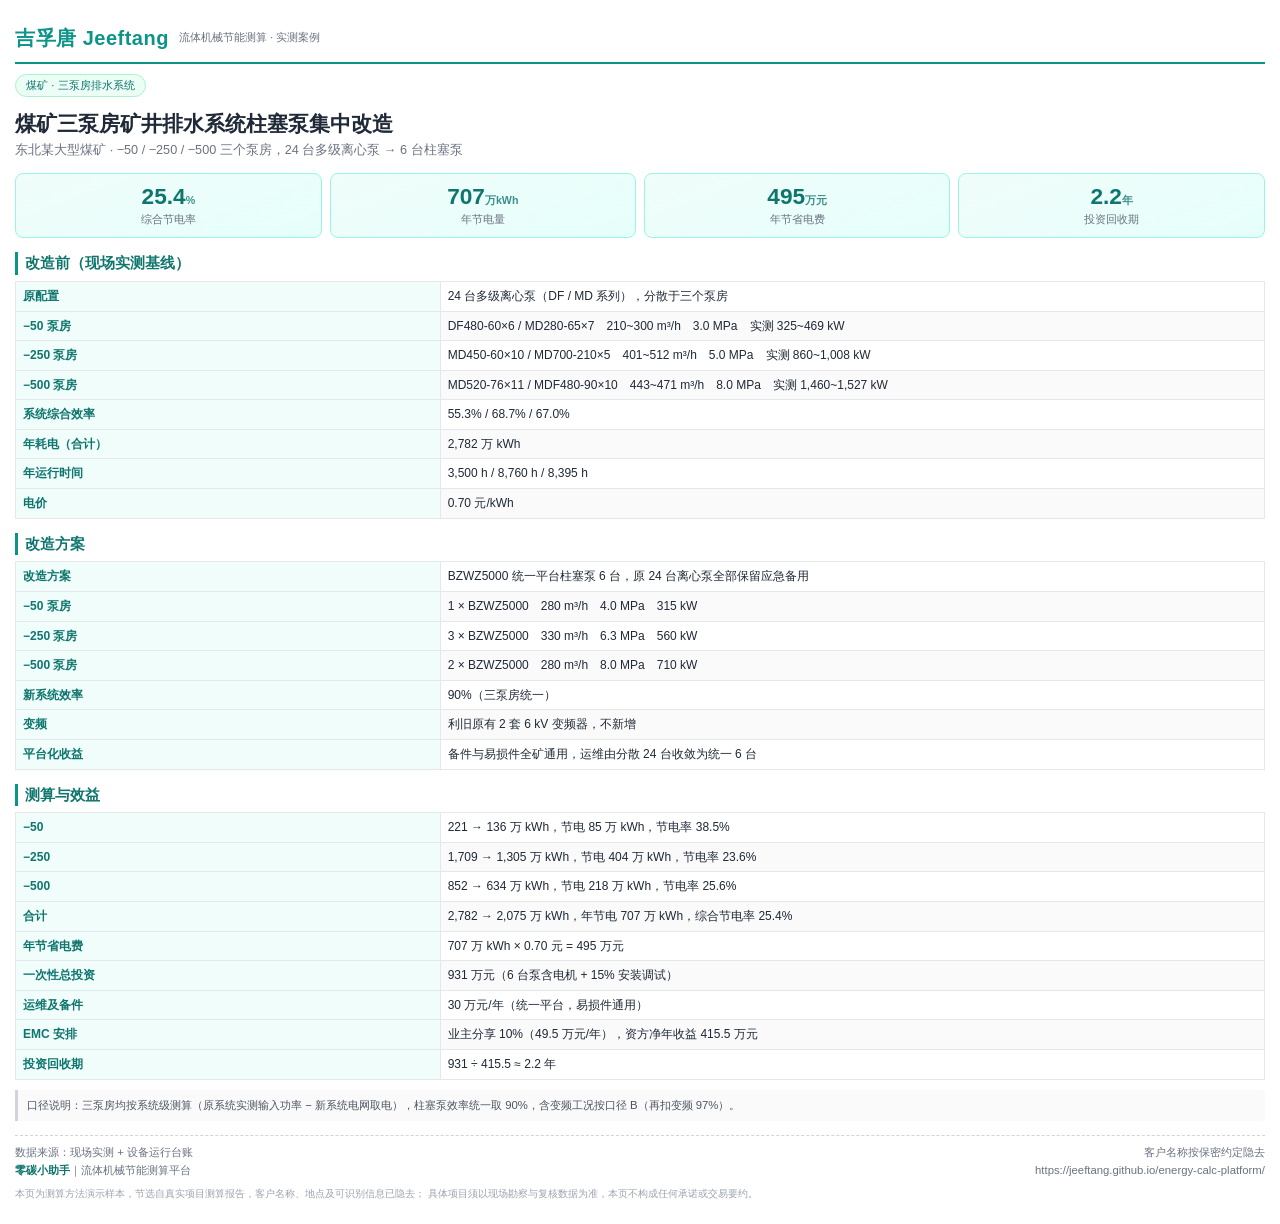
<file: cases/case-coal-mine-drainage.html>
<!DOCTYPE html>
<html lang="zh-CN"><head><meta charset="utf-8">
<title>煤矿三泵房矿井排水系统柱塞泵集中改造 · 吉孚唐实测案例</title>
<style>
@page { size: A4; margin: 14mm 13mm; }
* { box-sizing: border-box; }
body { font-family: "Noto Sans CJK SC","Source Han Sans SC","Microsoft YaHei",sans-serif;
        color:#1f2937; margin:0; padding:0; font-size:10.5pt; line-height:1.55; }
.wrap { padding: 6mm 4mm; }
.hd { display:flex; align-items:center; gap:10px; border-bottom:2.5px solid #0d9488; padding-bottom:8px; }
.hd .logo { font-size:15pt; font-weight:800; color:#0d9488; letter-spacing:.5px; }
.hd .sub { font-size:8.5pt; color:#6b7280; }
.tag { display:inline-block; background:#ecfdf5; color:#0f766e; border:1px solid #a7f3d0;
        border-radius:999px; padding:2px 10px; font-size:8.5pt; margin-bottom:6px; }
h1 { font-size:16pt; margin:8px 0 2px; line-height:1.3; }
.sub2 { color:#6b7280; font-size:9.5pt; margin-bottom:12px; }
.hl { display:flex; gap:8px; margin:12px 0 14px; }
.hl div { flex:1; background:linear-gradient(160deg,#f0fdfa,#e6fffb); border:1px solid #99f6e4;
            border-radius:8px; padding:9px 8px; text-align:center; }
.hl b { display:block; font-size:17pt; color:#0f766e; font-weight:800; line-height:1.15; }
.hl i { font-style:normal; font-size:8pt; color:#0f766e; opacity:.8; }
.hl span { display:block; font-size:8.5pt; color:#6b7280; margin-top:2px; }
h2 { font-size:11pt; margin:14px 0 6px; color:#0f766e; border-left:3px solid #0d9488; padding-left:7px; }
table { width:100%; border-collapse:collapse; font-size:9pt; }
th,td { border:1px solid #e5e7eb; padding:5px 7px; text-align:left; vertical-align:top; }
th { background:#f0fdfa; color:#0f766e; font-weight:700; width:34%; }
tr:nth-child(even) td { background:#fafafa; }
.note { margin-top:10px; font-size:8.5pt; color:#4b5563; background:#fafafa;
         border-left:3px solid #d1d5db; padding:7px 9px; border-radius:0 4px 4px 0; }
.foot { margin-top:14px; border-top:1px dashed #d1d5db; padding-top:8px;
         font-size:8.5pt; color:#6b7280; display:flex; justify-content:space-between; gap:10px; }
.foot b { color:#0f766e; }
.disc { margin-top:8px; font-size:7.5pt; color:#9ca3af; line-height:1.45; }
</style></head><body><div class="wrap">
<div class="hd"><div class="logo">吉孚唐 Jeeftang</div>
  <div class="sub">流体机械节能测算 · 实测案例</div></div>
<div style="margin-top:10px"><span class="tag">煤矿 · 三泵房排水系统</span></div>
<h1>煤矿三泵房矿井排水系统柱塞泵集中改造</h1>
<div class="sub2">东北某大型煤矿 · −50 / −250 / −500 三个泵房，24 台多级离心泵 → 6 台柱塞泵</div>

<div class="hl"><div><b>25.4<i>%</i></b><span>综合节电率</span></div><div><b>707<i>万kWh</i></b><span>年节电量</span></div><div><b>495<i>万元</i></b><span>年节省电费</span></div><div><b>2.2<i>年</i></b><span>投资回收期</span></div></div>

<h2>改造前（现场实测基线）</h2>
<table><tr><th>原配置</th><td>24 台多级离心泵（DF / MD 系列），分散于三个泵房</td></tr><tr><th>−50 泵房</th><td>DF480-60×6 / MD280-65×7　210~300 m³/h　3.0 MPa　实测 325~469 kW</td></tr><tr><th>−250 泵房</th><td>MD450-60×10 / MD700-210×5　401~512 m³/h　5.0 MPa　实测 860~1,008 kW</td></tr><tr><th>−500 泵房</th><td>MD520-76×11 / MDF480-90×10　443~471 m³/h　8.0 MPa　实测 1,460~1,527 kW</td></tr><tr><th>系统综合效率</th><td>55.3% / 68.7% / 67.0%</td></tr><tr><th>年耗电（合计）</th><td>2,782 万 kWh</td></tr><tr><th>年运行时间</th><td>3,500 h / 8,760 h / 8,395 h</td></tr><tr><th>电价</th><td>0.70 元/kWh</td></tr></table>

<h2>改造方案</h2>
<table><tr><th>改造方案</th><td>BZWZ5000 统一平台柱塞泵 6 台，原 24 台离心泵全部保留应急备用</td></tr><tr><th>−50 泵房</th><td>1 × BZWZ5000　280 m³/h　4.0 MPa　315 kW</td></tr><tr><th>−250 泵房</th><td>3 × BZWZ5000　330 m³/h　6.3 MPa　560 kW</td></tr><tr><th>−500 泵房</th><td>2 × BZWZ5000　280 m³/h　8.0 MPa　710 kW</td></tr><tr><th>新系统效率</th><td>90%（三泵房统一）</td></tr><tr><th>变频</th><td>利旧原有 2 套 6 kV 变频器，不新增</td></tr><tr><th>平台化收益</th><td>备件与易损件全矿通用，运维由分散 24 台收敛为统一 6 台</td></tr></table>

<h2>测算与效益</h2>
<table><tr><th>−50</th><td>221 → 136 万 kWh，节电 85 万 kWh，节电率 38.5%</td></tr><tr><th>−250</th><td>1,709 → 1,305 万 kWh，节电 404 万 kWh，节电率 23.6%</td></tr><tr><th>−500</th><td>852 → 634 万 kWh，节电 218 万 kWh，节电率 25.6%</td></tr><tr><th>合计</th><td>2,782 → 2,075 万 kWh，年节电 707 万 kWh，综合节电率 25.4%</td></tr><tr><th>年节省电费</th><td>707 万 kWh × 0.70 元 = 495 万元</td></tr><tr><th>一次性总投资</th><td>931 万元（6 台泵含电机 + 15% 安装调试）</td></tr><tr><th>运维及备件</th><td>30 万元/年（统一平台，易损件通用）</td></tr><tr><th>EMC 安排</th><td>业主分享 10%（49.5 万元/年），资方净年收益 415.5 万元</td></tr><tr><th>投资回收期</th><td>931 ÷ 415.5 ≈ 2.2 年</td></tr></table>

<div class="note">口径说明：三泵房均按系统级测算（原系统实测输入功率 − 新系统电网取电），柱塞泵效率统一取 90%，含变频工况按口径 B（再扣变频 97%）。</div>

<div class="foot">
  <div>数据来源：现场实测 + 设备运行台账<br>
       <b>零碳小助手</b>｜流体机械节能测算平台</div>
  <div style="text-align:right">客户名称按保密约定隐去<br>
       https://jeeftang.github.io/energy-calc-platform/</div>
</div>
<div class="disc">本页为测算方法演示样本，节选自真实项目测算报告，客户名称、地点及可识别信息已隐去；
具体项目须以现场勘察与复核数据为准，本页不构成任何承诺或交易要约。</div>
</div></body></html>
</file>
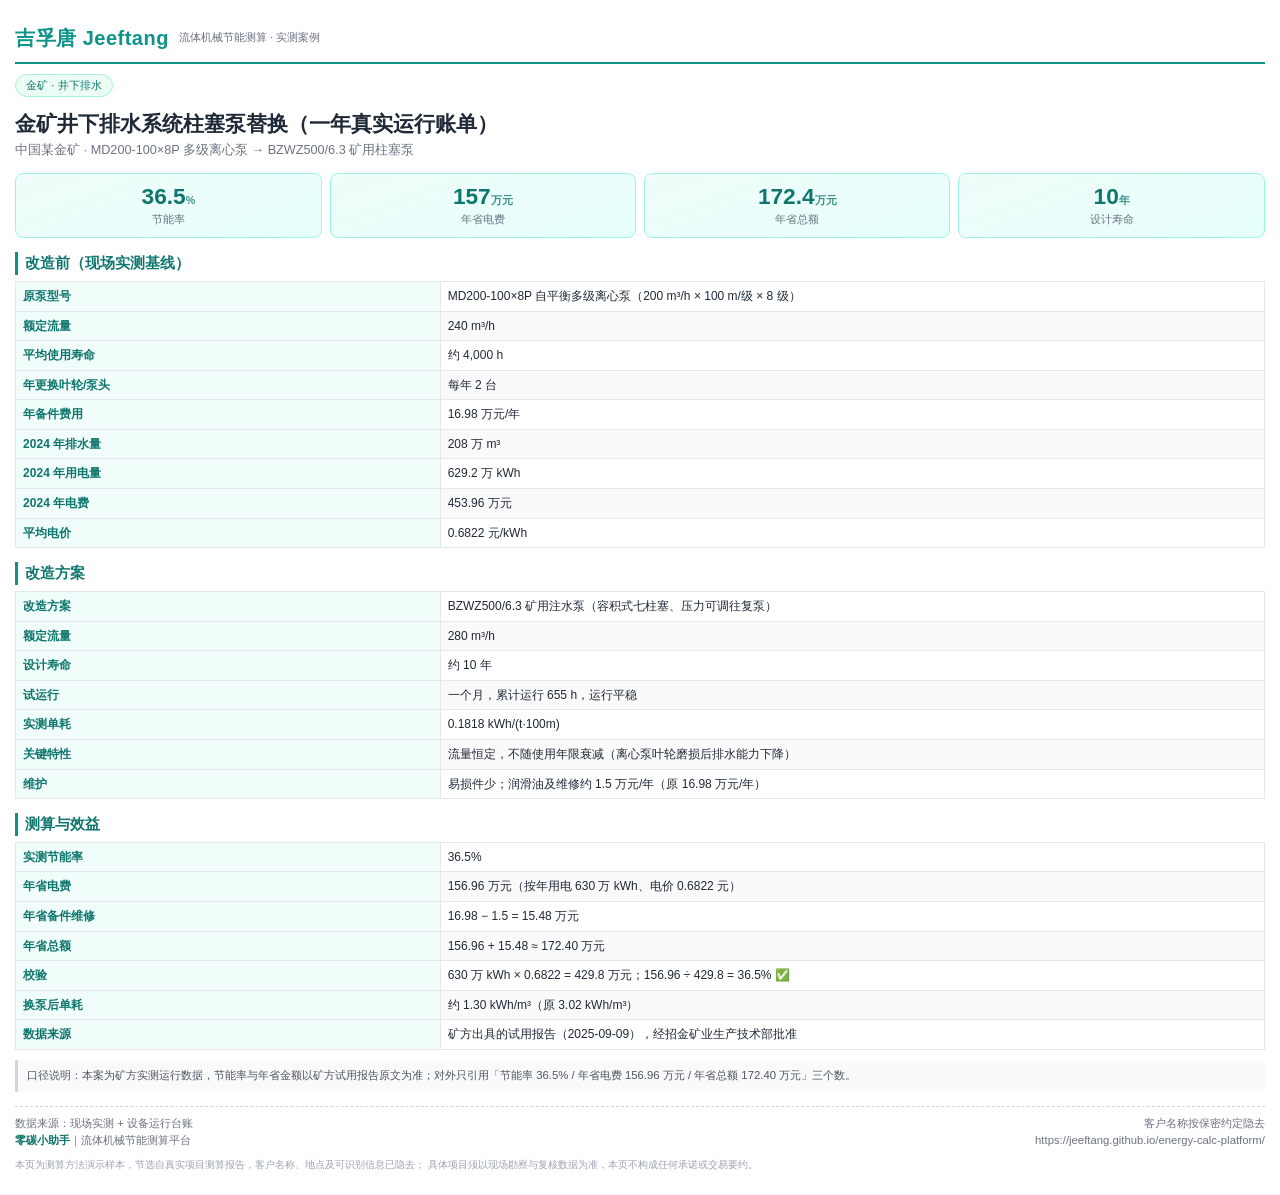
<file: cases/case-gold-mine-dewatering.html>
<!DOCTYPE html>
<html lang="zh-CN"><head><meta charset="utf-8">
<title>金矿井下排水系统柱塞泵替换（一年真实运行账单） · 吉孚唐实测案例</title>
<style>
@page { size: A4; margin: 14mm 13mm; }
* { box-sizing: border-box; }
body { font-family: "Noto Sans CJK SC","Source Han Sans SC","Microsoft YaHei",sans-serif;
        color:#1f2937; margin:0; padding:0; font-size:10.5pt; line-height:1.55; }
.wrap { padding: 6mm 4mm; }
.hd { display:flex; align-items:center; gap:10px; border-bottom:2.5px solid #0d9488; padding-bottom:8px; }
.hd .logo { font-size:15pt; font-weight:800; color:#0d9488; letter-spacing:.5px; }
.hd .sub { font-size:8.5pt; color:#6b7280; }
.tag { display:inline-block; background:#ecfdf5; color:#0f766e; border:1px solid #a7f3d0;
        border-radius:999px; padding:2px 10px; font-size:8.5pt; margin-bottom:6px; }
h1 { font-size:16pt; margin:8px 0 2px; line-height:1.3; }
.sub2 { color:#6b7280; font-size:9.5pt; margin-bottom:12px; }
.hl { display:flex; gap:8px; margin:12px 0 14px; }
.hl div { flex:1; background:linear-gradient(160deg,#f0fdfa,#e6fffb); border:1px solid #99f6e4;
            border-radius:8px; padding:9px 8px; text-align:center; }
.hl b { display:block; font-size:17pt; color:#0f766e; font-weight:800; line-height:1.15; }
.hl i { font-style:normal; font-size:8pt; color:#0f766e; opacity:.8; }
.hl span { display:block; font-size:8.5pt; color:#6b7280; margin-top:2px; }
h2 { font-size:11pt; margin:14px 0 6px; color:#0f766e; border-left:3px solid #0d9488; padding-left:7px; }
table { width:100%; border-collapse:collapse; font-size:9pt; }
th,td { border:1px solid #e5e7eb; padding:5px 7px; text-align:left; vertical-align:top; }
th { background:#f0fdfa; color:#0f766e; font-weight:700; width:34%; }
tr:nth-child(even) td { background:#fafafa; }
.note { margin-top:10px; font-size:8.5pt; color:#4b5563; background:#fafafa;
         border-left:3px solid #d1d5db; padding:7px 9px; border-radius:0 4px 4px 0; }
.foot { margin-top:14px; border-top:1px dashed #d1d5db; padding-top:8px;
         font-size:8.5pt; color:#6b7280; display:flex; justify-content:space-between; gap:10px; }
.foot b { color:#0f766e; }
.disc { margin-top:8px; font-size:7.5pt; color:#9ca3af; line-height:1.45; }
</style></head><body><div class="wrap">
<div class="hd"><div class="logo">吉孚唐 Jeeftang</div>
  <div class="sub">流体机械节能测算 · 实测案例</div></div>
<div style="margin-top:10px"><span class="tag">金矿 · 井下排水</span></div>
<h1>金矿井下排水系统柱塞泵替换（一年真实运行账单）</h1>
<div class="sub2">中国某金矿 · MD200-100×8P 多级离心泵 → BZWZ500/6.3 矿用柱塞泵</div>

<div class="hl"><div><b>36.5<i>%</i></b><span>节能率</span></div><div><b>157<i>万元</i></b><span>年省电费</span></div><div><b>172.4<i>万元</i></b><span>年省总额</span></div><div><b>10<i>年</i></b><span>设计寿命</span></div></div>

<h2>改造前（现场实测基线）</h2>
<table><tr><th>原泵型号</th><td>MD200-100×8P 自平衡多级离心泵（200 m³/h × 100 m/级 × 8 级）</td></tr><tr><th>额定流量</th><td>240 m³/h</td></tr><tr><th>平均使用寿命</th><td>约 4,000 h</td></tr><tr><th>年更换叶轮/泵头</th><td>每年 2 台</td></tr><tr><th>年备件费用</th><td>16.98 万元/年</td></tr><tr><th>2024 年排水量</th><td>208 万 m³</td></tr><tr><th>2024 年用电量</th><td>629.2 万 kWh</td></tr><tr><th>2024 年电费</th><td>453.96 万元</td></tr><tr><th>平均电价</th><td>0.6822 元/kWh</td></tr></table>

<h2>改造方案</h2>
<table><tr><th>改造方案</th><td>BZWZ500/6.3 矿用注水泵（容积式七柱塞、压力可调往复泵）</td></tr><tr><th>额定流量</th><td>280 m³/h</td></tr><tr><th>设计寿命</th><td>约 10 年</td></tr><tr><th>试运行</th><td>一个月，累计运行 655 h，运行平稳</td></tr><tr><th>实测单耗</th><td>0.1818 kWh/(t·100m)</td></tr><tr><th>关键特性</th><td>流量恒定，不随使用年限衰减（离心泵叶轮磨损后排水能力下降）</td></tr><tr><th>维护</th><td>易损件少；润滑油及维修约 1.5 万元/年（原 16.98 万元/年）</td></tr></table>

<h2>测算与效益</h2>
<table><tr><th>实测节能率</th><td>36.5%</td></tr><tr><th>年省电费</th><td>156.96 万元（按年用电 630 万 kWh、电价 0.6822 元）</td></tr><tr><th>年省备件维修</th><td>16.98 − 1.5 = 15.48 万元</td></tr><tr><th>年省总额</th><td>156.96 + 15.48 ≈ 172.40 万元</td></tr><tr><th>校验</th><td>630 万 kWh × 0.6822 = 429.8 万元；156.96 ÷ 429.8 = 36.5% ✅</td></tr><tr><th>换泵后单耗</th><td>约 1.30 kWh/m³（原 3.02 kWh/m³）</td></tr><tr><th>数据来源</th><td>矿方出具的试用报告（2025-09-09），经招金矿业生产技术部批准</td></tr></table>

<div class="note">口径说明：本案为矿方实测运行数据，节能率与年省金额以矿方试用报告原文为准；对外只引用「节能率 36.5% / 年省电费 156.96 万元 / 年省总额 172.40 万元」三个数。</div>

<div class="foot">
  <div>数据来源：现场实测 + 设备运行台账<br>
       <b>零碳小助手</b>｜流体机械节能测算平台</div>
  <div style="text-align:right">客户名称按保密约定隐去<br>
       https://jeeftang.github.io/energy-calc-platform/</div>
</div>
<div class="disc">本页为测算方法演示样本，节选自真实项目测算报告，客户名称、地点及可识别信息已隐去；
具体项目须以现场勘察与复核数据为准，本页不构成任何承诺或交易要约。</div>
</div></body></html>
</file>
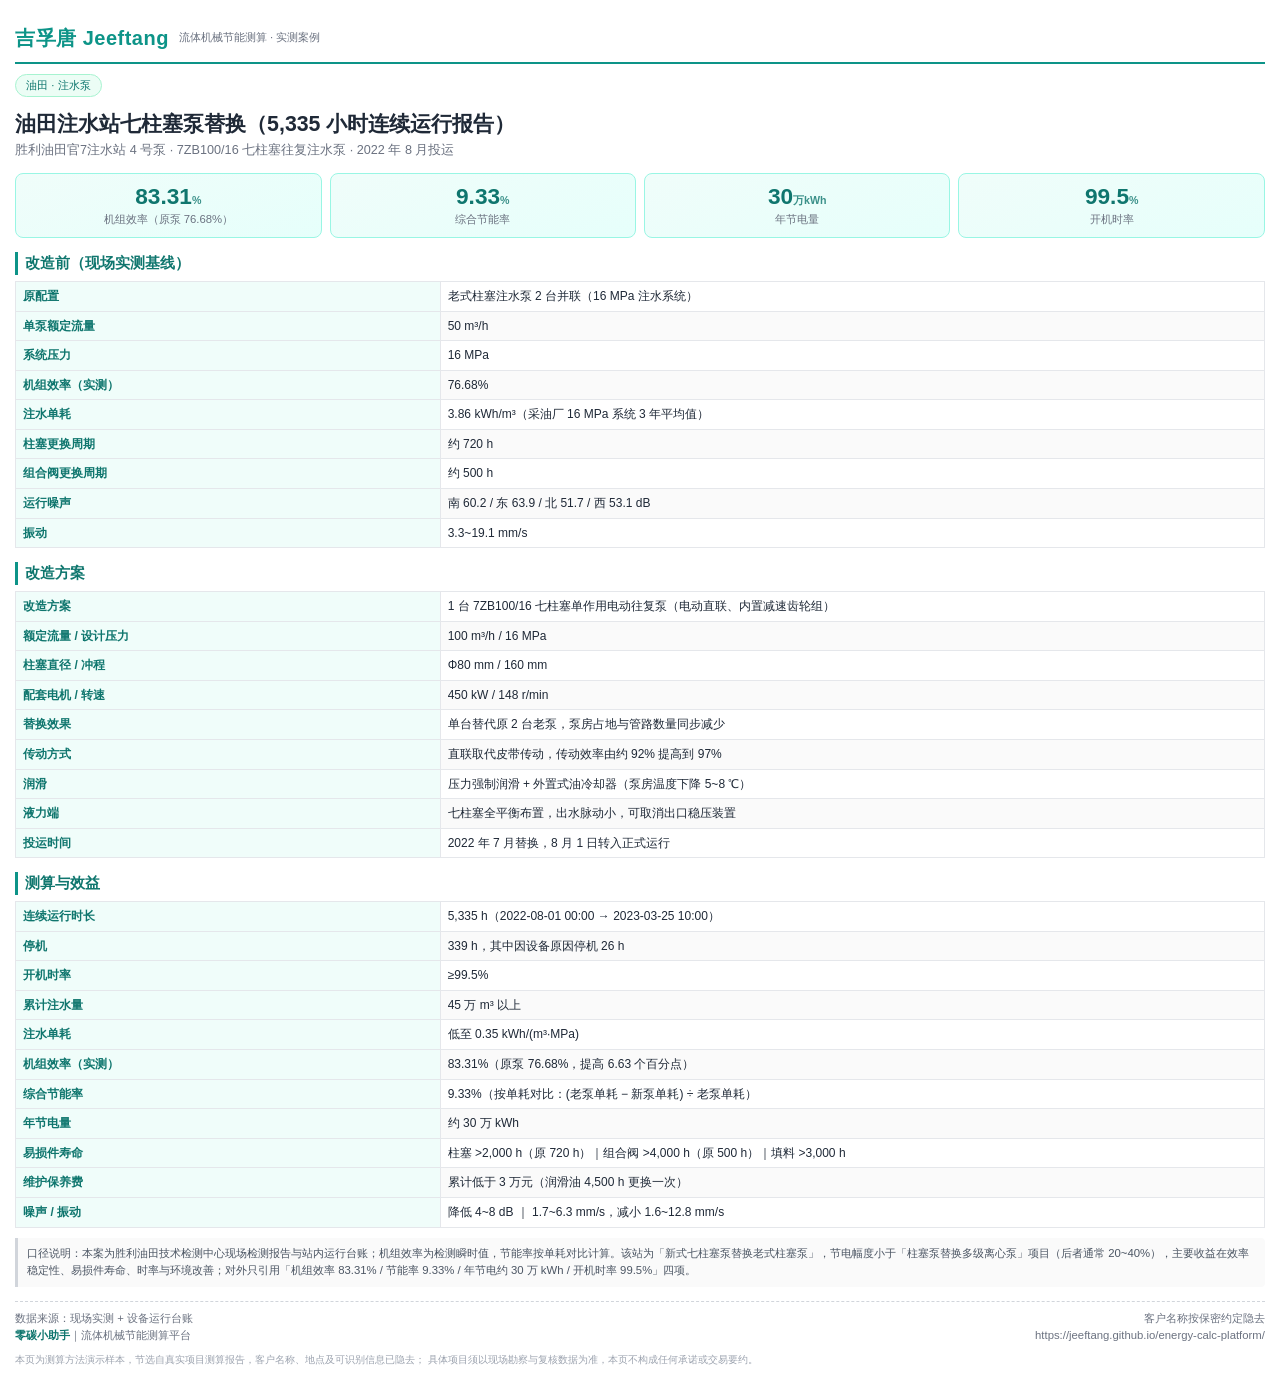
<file: cases/case-oilfield-water-injection.html>
<!DOCTYPE html>
<html lang="zh-CN"><head><meta charset="utf-8">
<title>油田注水站七柱塞泵替换（5,335 小时连续运行报告） · 吉孚唐实测案例</title>
<style>
@page { size: A4; margin: 14mm 13mm; }
* { box-sizing: border-box; }
body { font-family: "Noto Sans CJK SC","Source Han Sans SC","Microsoft YaHei",sans-serif;
        color:#1f2937; margin:0; padding:0; font-size:10.5pt; line-height:1.55; }
.wrap { padding: 6mm 4mm; }
.hd { display:flex; align-items:center; gap:10px; border-bottom:2.5px solid #0d9488; padding-bottom:8px; }
.hd .logo { font-size:15pt; font-weight:800; color:#0d9488; letter-spacing:.5px; }
.hd .sub { font-size:8.5pt; color:#6b7280; }
.tag { display:inline-block; background:#ecfdf5; color:#0f766e; border:1px solid #a7f3d0;
        border-radius:999px; padding:2px 10px; font-size:8.5pt; margin-bottom:6px; }
h1 { font-size:16pt; margin:8px 0 2px; line-height:1.3; }
.sub2 { color:#6b7280; font-size:9.5pt; margin-bottom:12px; }
.hl { display:flex; gap:8px; margin:12px 0 14px; }
.hl div { flex:1; background:linear-gradient(160deg,#f0fdfa,#e6fffb); border:1px solid #99f6e4;
            border-radius:8px; padding:9px 8px; text-align:center; }
.hl b { display:block; font-size:17pt; color:#0f766e; font-weight:800; line-height:1.15; }
.hl i { font-style:normal; font-size:8pt; color:#0f766e; opacity:.8; }
.hl span { display:block; font-size:8.5pt; color:#6b7280; margin-top:2px; }
h2 { font-size:11pt; margin:14px 0 6px; color:#0f766e; border-left:3px solid #0d9488; padding-left:7px; }
table { width:100%; border-collapse:collapse; font-size:9pt; }
th,td { border:1px solid #e5e7eb; padding:5px 7px; text-align:left; vertical-align:top; }
th { background:#f0fdfa; color:#0f766e; font-weight:700; width:34%; }
tr:nth-child(even) td { background:#fafafa; }
.note { margin-top:10px; font-size:8.5pt; color:#4b5563; background:#fafafa;
         border-left:3px solid #d1d5db; padding:7px 9px; border-radius:0 4px 4px 0; }
.foot { margin-top:14px; border-top:1px dashed #d1d5db; padding-top:8px;
         font-size:8.5pt; color:#6b7280; display:flex; justify-content:space-between; gap:10px; }
.foot b { color:#0f766e; }
.disc { margin-top:8px; font-size:7.5pt; color:#9ca3af; line-height:1.45; }
</style></head><body><div class="wrap">
<div class="hd"><div class="logo">吉孚唐 Jeeftang</div>
  <div class="sub">流体机械节能测算 · 实测案例</div></div>
<div style="margin-top:10px"><span class="tag">油田 · 注水泵</span></div>
<h1>油田注水站七柱塞泵替换（5,335 小时连续运行报告）</h1>
<div class="sub2">胜利油田官7注水站 4 号泵 · 7ZB100/16 七柱塞往复注水泵 · 2022 年 8 月投运</div>

<div class="hl"><div><b>83.31<i>%</i></b><span>机组效率（原泵 76.68%）</span></div><div><b>9.33<i>%</i></b><span>综合节能率</span></div><div><b>30<i>万kWh</i></b><span>年节电量</span></div><div><b>99.5<i>%</i></b><span>开机时率</span></div></div>

<h2>改造前（现场实测基线）</h2>
<table><tr><th>原配置</th><td>老式柱塞注水泵 2 台并联（16 MPa 注水系统）</td></tr><tr><th>单泵额定流量</th><td>50 m³/h</td></tr><tr><th>系统压力</th><td>16 MPa</td></tr><tr><th>机组效率（实测）</th><td>76.68%</td></tr><tr><th>注水单耗</th><td>3.86 kWh/m³（采油厂 16 MPa 系统 3 年平均值）</td></tr><tr><th>柱塞更换周期</th><td>约 720 h</td></tr><tr><th>组合阀更换周期</th><td>约 500 h</td></tr><tr><th>运行噪声</th><td>南 60.2 / 东 63.9 / 北 51.7 / 西 53.1 dB</td></tr><tr><th>振动</th><td>3.3~19.1 mm/s</td></tr></table>

<h2>改造方案</h2>
<table><tr><th>改造方案</th><td>1 台 7ZB100/16 七柱塞单作用电动往复泵（电动直联、内置减速齿轮组）</td></tr><tr><th>额定流量 / 设计压力</th><td>100 m³/h / 16 MPa</td></tr><tr><th>柱塞直径 / 冲程</th><td>Φ80 mm / 160 mm</td></tr><tr><th>配套电机 / 转速</th><td>450 kW / 148 r/min</td></tr><tr><th>替换效果</th><td>单台替代原 2 台老泵，泵房占地与管路数量同步减少</td></tr><tr><th>传动方式</th><td>直联取代皮带传动，传动效率由约 92% 提高到 97%</td></tr><tr><th>润滑</th><td>压力强制润滑 + 外置式油冷却器（泵房温度下降 5~8 ℃）</td></tr><tr><th>液力端</th><td>七柱塞全平衡布置，出水脉动小，可取消出口稳压装置</td></tr><tr><th>投运时间</th><td>2022 年 7 月替换，8 月 1 日转入正式运行</td></tr></table>

<h2>测算与效益</h2>
<table><tr><th>连续运行时长</th><td>5,335 h（2022-08-01 00:00 → 2023-03-25 10:00）</td></tr><tr><th>停机</th><td>339 h，其中因设备原因停机 26 h</td></tr><tr><th>开机时率</th><td>≥99.5%</td></tr><tr><th>累计注水量</th><td>45 万 m³ 以上</td></tr><tr><th>注水单耗</th><td>低至 0.35 kWh/(m³·MPa)</td></tr><tr><th>机组效率（实测）</th><td>83.31%（原泵 76.68%，提高 6.63 个百分点）</td></tr><tr><th>综合节能率</th><td>9.33%（按单耗对比：(老泵单耗 − 新泵单耗) ÷ 老泵单耗）</td></tr><tr><th>年节电量</th><td>约 30 万 kWh</td></tr><tr><th>易损件寿命</th><td>柱塞 &gt;2,000 h（原 720 h）｜组合阀 &gt;4,000 h（原 500 h）｜填料 &gt;3,000 h</td></tr><tr><th>维护保养费</th><td>累计低于 3 万元（润滑油 4,500 h 更换一次）</td></tr><tr><th>噪声 / 振动</th><td>降低 4~8 dB ｜ 1.7~6.3 mm/s，减小 1.6~12.8 mm/s</td></tr></table>

<div class="note">口径说明：本案为胜利油田技术检测中心现场检测报告与站内运行台账；机组效率为检测瞬时值，节能率按单耗对比计算。该站为「新式七柱塞泵替换老式柱塞泵」，节电幅度小于「柱塞泵替换多级离心泵」项目（后者通常 20~40%），主要收益在效率稳定性、易损件寿命、时率与环境改善；对外只引用「机组效率 83.31% / 节能率 9.33% / 年节电约 30 万 kWh / 开机时率 99.5%」四项。</div>

<div class="foot">
  <div>数据来源：现场实测 + 设备运行台账<br>
       <b>零碳小助手</b>｜流体机械节能测算平台</div>
  <div style="text-align:right">客户名称按保密约定隐去<br>
       https://jeeftang.github.io/energy-calc-platform/</div>
</div>
<div class="disc">本页为测算方法演示样本，节选自真实项目测算报告，客户名称、地点及可识别信息已隐去；
具体项目须以现场勘察与复核数据为准，本页不构成任何承诺或交易要约。</div>
</div></body></html>
</file>
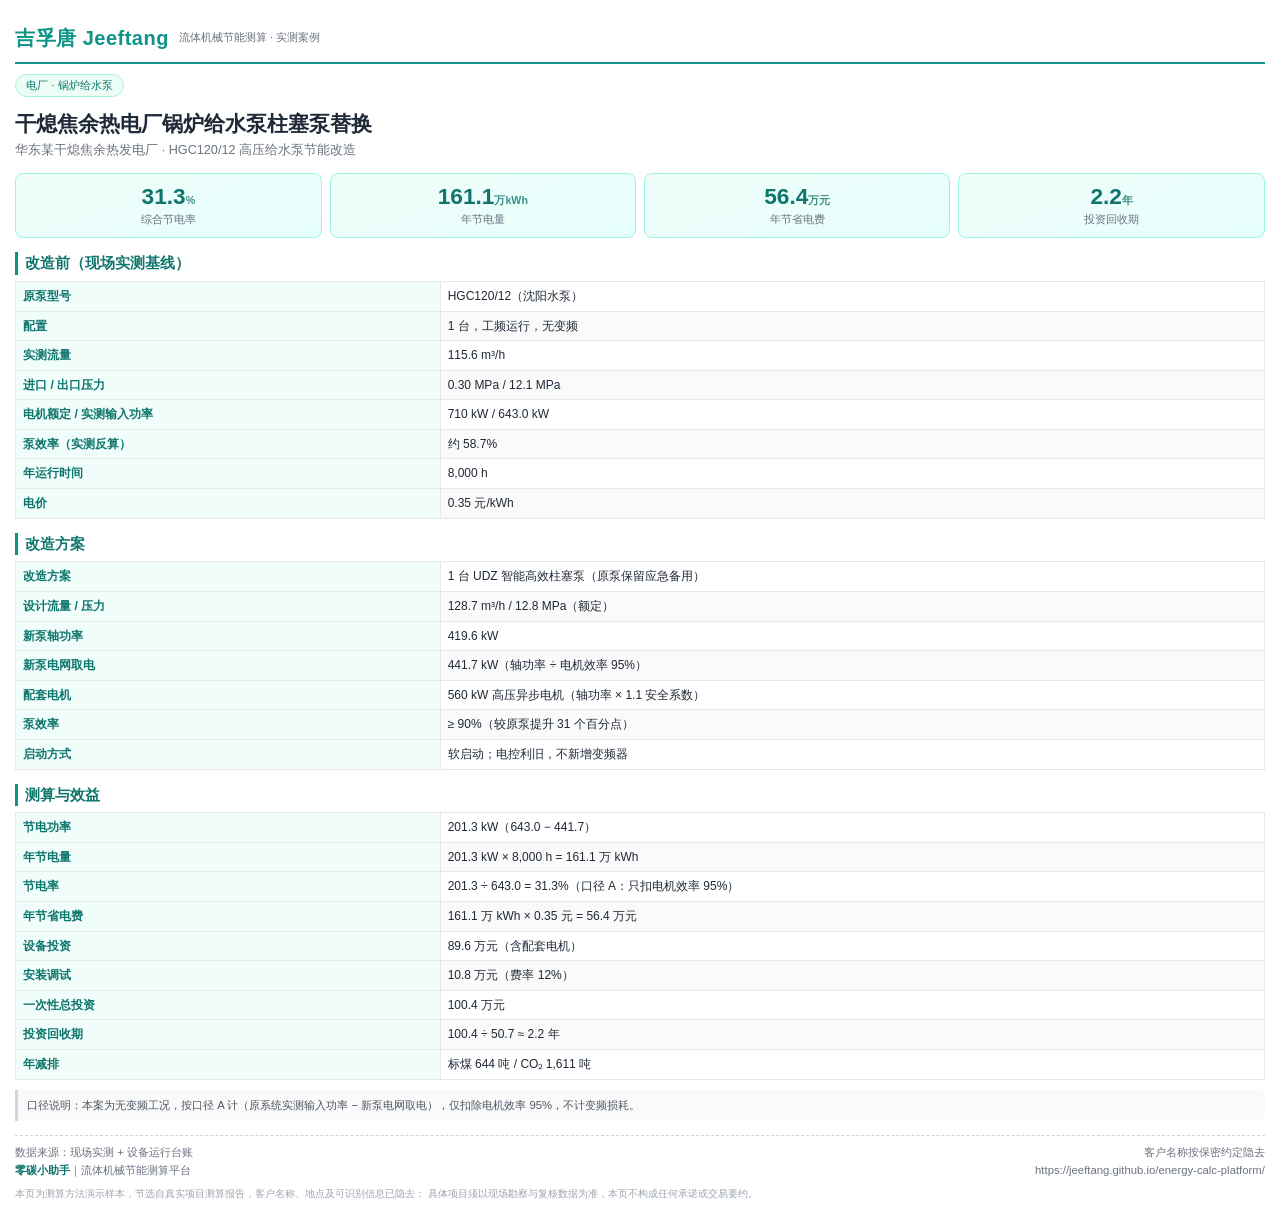
<file: cases/case-powerplant-pump.html>
<!DOCTYPE html>
<html lang="zh-CN"><head><meta charset="utf-8">
<title>干熄焦余热电厂锅炉给水泵柱塞泵替换 · 吉孚唐实测案例</title>
<style>
@page { size: A4; margin: 14mm 13mm; }
* { box-sizing: border-box; }
body { font-family: "Noto Sans CJK SC","Source Han Sans SC","Microsoft YaHei",sans-serif;
        color:#1f2937; margin:0; padding:0; font-size:10.5pt; line-height:1.55; }
.wrap { padding: 6mm 4mm; }
.hd { display:flex; align-items:center; gap:10px; border-bottom:2.5px solid #0d9488; padding-bottom:8px; }
.hd .logo { font-size:15pt; font-weight:800; color:#0d9488; letter-spacing:.5px; }
.hd .sub { font-size:8.5pt; color:#6b7280; }
.tag { display:inline-block; background:#ecfdf5; color:#0f766e; border:1px solid #a7f3d0;
        border-radius:999px; padding:2px 10px; font-size:8.5pt; margin-bottom:6px; }
h1 { font-size:16pt; margin:8px 0 2px; line-height:1.3; }
.sub2 { color:#6b7280; font-size:9.5pt; margin-bottom:12px; }
.hl { display:flex; gap:8px; margin:12px 0 14px; }
.hl div { flex:1; background:linear-gradient(160deg,#f0fdfa,#e6fffb); border:1px solid #99f6e4;
            border-radius:8px; padding:9px 8px; text-align:center; }
.hl b { display:block; font-size:17pt; color:#0f766e; font-weight:800; line-height:1.15; }
.hl i { font-style:normal; font-size:8pt; color:#0f766e; opacity:.8; }
.hl span { display:block; font-size:8.5pt; color:#6b7280; margin-top:2px; }
h2 { font-size:11pt; margin:14px 0 6px; color:#0f766e; border-left:3px solid #0d9488; padding-left:7px; }
table { width:100%; border-collapse:collapse; font-size:9pt; }
th,td { border:1px solid #e5e7eb; padding:5px 7px; text-align:left; vertical-align:top; }
th { background:#f0fdfa; color:#0f766e; font-weight:700; width:34%; }
tr:nth-child(even) td { background:#fafafa; }
.note { margin-top:10px; font-size:8.5pt; color:#4b5563; background:#fafafa;
         border-left:3px solid #d1d5db; padding:7px 9px; border-radius:0 4px 4px 0; }
.foot { margin-top:14px; border-top:1px dashed #d1d5db; padding-top:8px;
         font-size:8.5pt; color:#6b7280; display:flex; justify-content:space-between; gap:10px; }
.foot b { color:#0f766e; }
.disc { margin-top:8px; font-size:7.5pt; color:#9ca3af; line-height:1.45; }
</style></head><body><div class="wrap">
<div class="hd"><div class="logo">吉孚唐 Jeeftang</div>
  <div class="sub">流体机械节能测算 · 实测案例</div></div>
<div style="margin-top:10px"><span class="tag">电厂 · 锅炉给水泵</span></div>
<h1>干熄焦余热电厂锅炉给水泵柱塞泵替换</h1>
<div class="sub2">华东某干熄焦余热发电厂 · HGC120/12 高压给水泵节能改造</div>

<div class="hl"><div><b>31.3<i>%</i></b><span>综合节电率</span></div><div><b>161.1<i>万kWh</i></b><span>年节电量</span></div><div><b>56.4<i>万元</i></b><span>年节省电费</span></div><div><b>2.2<i>年</i></b><span>投资回收期</span></div></div>

<h2>改造前（现场实测基线）</h2>
<table><tr><th>原泵型号</th><td>HGC120/12（沈阳水泵）</td></tr><tr><th>配置</th><td>1 台，工频运行，无变频</td></tr><tr><th>实测流量</th><td>115.6 m³/h</td></tr><tr><th>进口 / 出口压力</th><td>0.30 MPa / 12.1 MPa</td></tr><tr><th>电机额定 / 实测输入功率</th><td>710 kW / 643.0 kW</td></tr><tr><th>泵效率（实测反算）</th><td>约 58.7%</td></tr><tr><th>年运行时间</th><td>8,000 h</td></tr><tr><th>电价</th><td>0.35 元/kWh</td></tr></table>

<h2>改造方案</h2>
<table><tr><th>改造方案</th><td>1 台 UDZ 智能高效柱塞泵（原泵保留应急备用）</td></tr><tr><th>设计流量 / 压力</th><td>128.7 m³/h / 12.8 MPa（额定）</td></tr><tr><th>新泵轴功率</th><td>419.6 kW</td></tr><tr><th>新泵电网取电</th><td>441.7 kW（轴功率 ÷ 电机效率 95%）</td></tr><tr><th>配套电机</th><td>560 kW 高压异步电机（轴功率 × 1.1 安全系数）</td></tr><tr><th>泵效率</th><td>≥ 90%（较原泵提升 31 个百分点）</td></tr><tr><th>启动方式</th><td>软启动；电控利旧，不新增变频器</td></tr></table>

<h2>测算与效益</h2>
<table><tr><th>节电功率</th><td>201.3 kW（643.0 − 441.7）</td></tr><tr><th>年节电量</th><td>201.3 kW × 8,000 h = 161.1 万 kWh</td></tr><tr><th>节电率</th><td>201.3 ÷ 643.0 = 31.3%（口径 A：只扣电机效率 95%）</td></tr><tr><th>年节省电费</th><td>161.1 万 kWh × 0.35 元 = 56.4 万元</td></tr><tr><th>设备投资</th><td>89.6 万元（含配套电机）</td></tr><tr><th>安装调试</th><td>10.8 万元（费率 12%）</td></tr><tr><th>一次性总投资</th><td>100.4 万元</td></tr><tr><th>投资回收期</th><td>100.4 ÷ 50.7 ≈ 2.2 年</td></tr><tr><th>年减排</th><td>标煤 644 吨 / CO₂ 1,611 吨</td></tr></table>

<div class="note">口径说明：本案为无变频工况，按口径 A 计（原系统实测输入功率 − 新泵电网取电），仅扣除电机效率 95%，不计变频损耗。</div>

<div class="foot">
  <div>数据来源：现场实测 + 设备运行台账<br>
       <b>零碳小助手</b>｜流体机械节能测算平台</div>
  <div style="text-align:right">客户名称按保密约定隐去<br>
       https://jeeftang.github.io/energy-calc-platform/</div>
</div>
<div class="disc">本页为测算方法演示样本，节选自真实项目测算报告，客户名称、地点及可识别信息已隐去；
具体项目须以现场勘察与复核数据为准，本页不构成任何承诺或交易要约。</div>
</div></body></html>
</file>
<file: chat.css>
/* 流体机械节能测算工具 · on-site consultation widget */
.ec-chat-btn {
  position: fixed; right: 22px; bottom: 22px; z-index: 9998;
  display: flex; align-items: center; gap: 9px;
  background: #0d9488; color: #fff; border: 0; cursor: pointer;
  padding: 13px 18px; border-radius: 999px;
  font: 600 14px/1 -apple-system, "Segoe UI", Roboto, "Helvetica Neue", Arial, sans-serif;
  box-shadow: 0 10px 26px rgba(15,61,58,.24);
  transition: transform .16s ease, box-shadow .16s ease;
}
.ec-chat-btn:hover { transform: translateY(-2px); box-shadow: 0 14px 30px rgba(15,61,58,.3); }
.ec-chat-btn svg { width: 18px; height: 18px; }
.ec-chat-btn .ec-dot {
  width: 7px; height: 7px; border-radius: 50%; background: #7ee08a;
  box-shadow: 0 0 0 3px rgba(126,224,138,.25);
}
.ec-chat-panel {
  position: fixed; right: 22px; bottom: 22px; z-index: 9999;
  width: 372px; max-width: calc(100vw - 32px);
  height: 546px; max-height: calc(100vh - 44px);
  display: none; flex-direction: column; overflow: hidden;
  background: #fff; border-radius: 16px;
  border: 1px solid rgba(15,61,58,.1);
  box-shadow: 0 24px 60px rgba(15,61,58,.26);
  font: 14px/1.55 -apple-system, "Segoe UI", Roboto, "Helvetica Neue", Arial, sans-serif;
  color: #1d2b36;
}
.ec-chat-panel.open { display: flex; }
.ec-chat-head {
  background: #0f3d3a; color: #fff; padding: 14px 16px;
  display: flex; align-items: center; gap: 10px;
}
.ec-chat-head .ec-title { font-weight: 700; font-size: 14px; letter-spacing: .2px; }
.ec-chat-head .ec-sub { font-size: 11.5px; opacity: .72; margin-top: 2px; }
.ec-chat-head .ec-close {
  margin-left: auto; background: transparent; border: 0; color: #fff;
  font-size: 22px; line-height: 1; cursor: pointer; opacity: .7; padding: 0 2px;
}
.ec-chat-head .ec-close:hover { opacity: 1; }
.ec-chat-body {
  flex: 1; overflow-y: auto; padding: 16px 14px 8px;
  background: #f6f8f9; scroll-behavior: smooth;
}
.ec-msg { display: flex; margin-bottom: 10px; }
.ec-msg .ec-bubble {
  max-width: 84%; padding: 10px 13px; border-radius: 13px;
  font-size: 13.5px; white-space: pre-wrap; word-break: break-word;
}
.ec-msg.bot .ec-bubble { background: #fff; border: 1px solid rgba(15,61,58,.08); border-bottom-left-radius: 5px; }
.ec-msg.me { justify-content: flex-end; }
.ec-msg.me .ec-bubble { background: #0f3d3a; color: #fff; border-bottom-right-radius: 5px; }
.ec-msg.human .ec-bubble { background: #ecfdf5; border: 1px solid rgba(13,148,136,.18); border-bottom-left-radius: 5px; }
.ec-msg.human .ec-bubble::before { content: "\5DE5\7A0B\5E08"; display: block; font-size: 10px; letter-spacing: .04em; color: #0f766e; margin-bottom: 3px; }
.ec-msg.sys { justify-content: center; }
.ec-msg.sys .ec-bubble { background: transparent; color: #7b8a96; font-size: 12px; padding: 2px; }
.ec-chips { display: flex; flex-wrap: wrap; gap: 7px; padding: 2px 2px 12px; }
.ec-chip {
  background: #fff; border: 1px solid rgba(13,148,136,.45); color: #0f766e;
  padding: 7px 11px; border-radius: 999px; font-size: 12.5px; cursor: pointer;
  transition: background .14s ease, color .14s ease;
}
.ec-chip:hover { background: #0d9488; color: #fff; border-color: #0d9488; }
.ec-chat-foot { padding: 10px 12px 12px; border-top: 1px solid rgba(15,61,58,.08); background: #fff; }
.ec-inputrow { display: flex; gap: 8px; align-items: flex-end; }
.ec-inputrow textarea {
  flex: 1; resize: none; border: 1px solid rgba(15,61,58,.18); border-radius: 10px;
  padding: 9px 11px; font: inherit; font-size: 13.5px; max-height: 96px; min-height: 40px;
  outline: none; color: inherit; background: #fff;
}
.ec-inputrow textarea:focus { border-color: #0d9488; }
.ec-send {
  background: #0d9488; color: #fff; border: 0; border-radius: 10px;
  width: 40px; height: 40px; cursor: pointer; display: grid; place-items: center; flex: none;
}
.ec-send:disabled { opacity: .45; cursor: default; }
.ec-send svg { width: 17px; height: 17px; }
.ec-note { font-size: 11px; color: #8a97a2; margin-top: 7px; text-align: center; }
.ec-typing { display: inline-flex; gap: 3px; }
.ec-typing i {
  width: 5px; height: 5px; border-radius: 50%; background: #b7c2ca;
  animation: hsBlink 1.2s infinite;
}
.ec-typing i:nth-child(2) { animation-delay: .18s; }
.ec-typing i:nth-child(3) { animation-delay: .36s; }
@keyframes hsBlink { 0%,60%,100% { opacity: .28; } 30% { opacity: 1; } }
.ec-escalate { background: #fff; border: 1px solid rgba(15,61,58,.1); border-radius: 12px; padding: 12px; margin-bottom: 12px; }
.ec-escalate p { margin: 0 0 9px; font-size: 12.5px; color: #4b5a66; }
.ec-escalate input {
  width: 100%; box-sizing: border-box; margin-bottom: 7px; padding: 9px 10px;
  border: 1px solid rgba(15,61,58,.16); border-radius: 9px; font: inherit; font-size: 13px;
}
.ec-escalate button {
  width: 100%; background: #0f3d3a; color: #fff; border: 0; border-radius: 9px;
  padding: 10px; font: inherit; font-weight: 600; cursor: pointer;
}
.ec-escalate .ec-alt { text-align: center; font-size: 11.5px; margin-top: 8px; color: #8a97a2; }
.ec-escalate .ec-alt a { color: #0f766e; }
@media (max-width: 520px) {
  /* 手机改为半屏（底部 64vh）：从「方案咨询」打开时，上方仍能看到联系方式二维码 */
  .ec-chat-panel { right: 0; bottom: 0; width: 100vw; height: 64vh; max-height: 64vh; border-radius: 16px 16px 0 0; }
  .ec-chat-btn { right: 14px; bottom: 14px; }
  .ec-chat-btn span.ec-btn-label { display: none; }
  .ec-chat-btn { padding: 14px; }
}

/* 微信二维码（2026-11-14：联系方式统一用二维码，不显示电话） */
.ec-bubble .ec-qr,
.ec-escalate .ec-qr {
  display: block; width: 150px; max-width: 100%; height: auto;
  margin: 8px 0 4px; padding: 4px; background: #fff;
  border-radius: 8px; border: 1px solid rgba(15,61,58,.10);
}
.ec-escalate .ec-qr { width: 130px; margin: 8px auto 2px; }
</file>
<file: m.css>
/* 流体机械节能测算工具 · 手机版样式（/m/）
   与桌面版共用同一份 HTML/JS，只做版式重排：
   单栏表单、横向滚动页签、卡片全宽、表格可横滑、大号点击区、底部固定操作条。
   切换规则同 BCU：cookie ecalc_view + ?view=desktop / ?view=mobile */
*{box-sizing:border-box}
html{-webkit-text-size-adjust:100%}
body{
  margin:0;
  padding:0 0 calc(70px + env(safe-area-inset-bottom)) !important;
  background:var(--bg,#f6f7f9);
  font:16px/1.65 -apple-system,BlinkMacSystemFont,"PingFang SC","Hiragino Sans GB","Microsoft YaHei",sans-serif;
  color:var(--text,#1e293b);
}

/* ---------- 顶部条 ---------- */
.m-top{
  position:sticky;top:0;z-index:60;display:flex;align-items:center;gap:10px;
  padding:10px 14px;padding-top:calc(10px + env(safe-area-inset-top));
  background:#fff;color:#1f2937;
  border-bottom:1px solid #e5e7eb;
  box-shadow:0 1px 6px rgba(15,23,42,.06);
}
.m-top .brand{display:flex;align-items:center;gap:8px;color:#1f2937;text-decoration:none;font-weight:700;font-size:15px;letter-spacing:.01em}
.m-top .brand svg{width:26px;height:26px;flex:0 0 auto}
.m-top .brand small{display:block;font-weight:400;font-size:10px;opacity:.82;letter-spacing:.05em}
.m-top .sp{flex:1}
.m-top a.switch{
  color:#334155;font-size:13px;padding:7px 12px;border-radius:999px;white-space:nowrap;text-decoration:none;
  border:1px solid #cbd5e1;
}
.m-top a.switch:active{background:#f1f5f9}

/* ---------- 容器 / 标题 ---------- */
.container{max-width:100% !important;margin:0 auto;padding:0 12px}
.header{margin:16px 0 10px !important;text-align:left !important}
.header h1{font-size:22px !important;line-height:1.35 !important;margin:0 0 6px !important}
.header p{font-size:13px !important;color:var(--text2,#64748b)}
.viewswitch{display:none !important}

/* ---------- 页签 → 横向滑动胶囊（吸顶） ---------- */
.tabs{
  display:flex !important;flex-direction:row !important;flex-wrap:nowrap !important;
  gap:8px !important;overflow-x:auto;-webkit-overflow-scrolling:touch;
  padding:8px 12px 10px !important;margin:0 -12px 14px !important;
  position:sticky;top:calc(48px + env(safe-area-inset-top));z-index:40;
  background:rgba(240,253,250,.96);backdrop-filter:blur(8px);
  border-bottom:1px solid #d7ece7;scrollbar-width:none;
}
.tabs::-webkit-scrollbar{display:none}
.tab-btn{
  flex:0 0 auto;width:auto !important;font-size:14px !important;padding:9px 14px !important;
  white-space:nowrap;border-radius:999px !important;background:#fff !important;
  border:1px solid #d7e7e3 !important;color:#0f766e !important;font-weight:600;
}
.tab-btn.active{
  background:#0d9488 !important;color:#fff !important;border-color:#0d9488 !important;
  box-shadow:0 4px 12px rgba(13,148,136,.28);
}

/* ---------- 卡片 / 表单 ---------- */
.card{
  padding:16px !important;border-radius:14px !important;margin-bottom:14px !important;
  overflow-x:auto;
}
.section-title{font-size:15px !important;margin-bottom:14px !important;line-height:1.5}
.form-grid{grid-template-columns:1fr !important;gap:12px !important}
.form-group{gap:5px !important}
.form-group label{font-size:13px !important;line-height:1.5}
.form-group input,.form-group select{
  font-size:16px !important;              /* ≥16px 防 iOS 自动放大 */
  padding:12px 14px !important;border-radius:10px !important;background:#fff !important;
}
.form-group small{font-size:12px;line-height:1.6;color:var(--text2,#64748b)}
.btn-calc{padding:15px !important;font-size:16px !important;border-radius:12px !important}
.note{font-size:12px}

/* ---------- 结果 ---------- */
.result-highlight .big-num{font-size:44px !important}
.result-highlight .big-num .pct{font-size:24px !important}
.metric-row{grid-template-columns:1fr 1fr !important;gap:10px !important}
.metric-card{padding:12px 8px !important}
.metric-card .value{font-size:19px !important}
.metric-card .desc{font-size:11px !important}
/* ---------- 详细计算结果：手机端卡片式重排（v2，2026-11-14）---------- */
.detail-table{font-size:13px !important;margin-top:10px !important}

/* 两列 / 四列 → 卡片（三列表：项目/数值/说明 保持表格可横滑） */
.detail-table[data-dt="2"],
.detail-table[data-dt="4"]{display:block !important;width:100% !important}
.detail-table[data-dt="2"] thead,
.detail-table[data-dt="4"] thead{display:none !important}
.detail-table[data-dt="2"] tbody,
.detail-table[data-dt="4"] tbody{display:block !important;width:100% !important}
.detail-table[data-dt="2"] tr,
.detail-table[data-dt="4"] tr{
  display:block !important;background:#fff !important;border:1px solid #e2eeeb !important;
  border-radius:10px !important;padding:9px 12px !important;margin:0 0 8px !important;
}
.detail-table tr.dt-key{background:linear-gradient(135deg,#f0fdfa,#ecfdf5) !important;border-color:#99f6e4 !important}
.detail-table[data-dt="2"] td,
.detail-table[data-dt="4"] td{display:block !important;border:0 !important;padding:0 !important;text-align:left !important;white-space:normal !important}
/* 两列：项目 + 数值 */
.detail-table[data-dt="2"] tr>td:nth-child(1){font-size:12px !important;color:#64748b !important;font-weight:600 !important;margin-bottom:2px}
.detail-table[data-dt="2"] tr>td:nth-child(2){font-size:15px !important;font-weight:700 !important;color:#1e293b !important}
.detail-table tr.dt-key>td:nth-child(2){color:#0f766e !important}
/* 四列（改造前 / 改造后 / 节约）：三宫格 */
.detail-table[data-dt="4"] tr{display:grid !important;grid-template-columns:1fr 1fr 1fr;gap:4px 8px}
.detail-table[data-dt="4"] tr>td:nth-child(1){grid-column:1/-1;font-size:12px !important;color:#64748b !important;font-weight:600 !important;margin-bottom:4px}
.detail-table[data-dt="4"] tr>td:nth-child(n+2){font-size:14px !important;font-weight:700 !important;color:#1e293b !important}
.detail-table[data-dt="4"] tr>td:nth-child(n+2)::before{
  display:block;font-size:10px;font-weight:500;color:#94a3b8;margin-bottom:1px;letter-spacing:.02em
}
.detail-table[data-dt="4"] tr>td:nth-child(2)::before{content:"改造前"}
.detail-table[data-dt="4"] tr>td:nth-child(3)::before{content:"改造后"}
.detail-table[data-dt="4"] tr>td:nth-child(4)::before{content:"节约"}

/* ---------- 弹层 ---------- */
.toast{width:88%;text-align:center;font-size:13px}

/* ---------- 底部固定操作条 ---------- */
.m-bar{
  position:fixed;left:0;right:0;bottom:0;z-index:70;display:flex;
  background:#fff;border-top:1px solid #dbeae6;
  padding:6px 4px calc(6px + env(safe-area-inset-bottom));
  box-shadow:0 -6px 18px rgba(15,118,110,.08);
}
.m-bar a,.m-bar button{
  flex:1;display:block;text-align:center;font-size:11px;line-height:1.35;
  color:#0f766e;text-decoration:none;background:none;border:0;padding:6px 2px;
  font-family:inherit;font-weight:600;
}
.m-bar b{display:block;font-size:17px;line-height:1.15;margin-bottom:1px}
.m-bar a.cta{color:#0d9488}
.m-bar .on{color:#0d9488;background:#f0fdfa;border-radius:10px}

/* 在线咨询气泡上移，避免被底栏压住 */
.ec-chat-btn{bottom:calc(84px + env(safe-area-inset-bottom)) !important;right:14px !important}
.ec-chat-panel{bottom:calc(78px + env(safe-area-inset-bottom)) !important}

/* 窄屏再收一档 */
@media(max-width:360px){
  .header h1{font-size:20px !important}
  .metric-row{grid-template-columns:1fr !important}
  .result-highlight .big-num{font-size:38px !important}
}

/* 锚点定位避开吸顶条 */
.card[id],#contact,#disclaimer,#tech,#about,#faq{scroll-margin-top:calc(66px + env(safe-area-inset-top))}

/* ---------- 二级导航（分组子项，2026-11-14） ---------- */
.subnav{
  display:flex !important;align-items:center;gap:8px;flex-wrap:nowrap !important;
  overflow-x:auto;-webkit-overflow-scrolling:touch;scrollbar-width:none;
  margin:0 -12px 12px !important;padding:0 12px 8px !important;
  border:0 !important;background:transparent !important;
}
.subnav::-webkit-scrollbar{display:none}
.subnav-title{font-size:11px !important;padding:3px 9px !important;flex:0 0 auto}
.subnav-items{display:flex !important;gap:8px !important;flex-wrap:nowrap !important}
.sub-btn{flex:0 0 auto;font-size:13px !important;padding:8px 13px !important;white-space:nowrap}
.sub-btn.on{background:var(--primary-dark,#0f766e) !important;color:#fff !important}
.variant-badge{font-size:12px !important;margin:0 0 12px !important;padding:8px 11px !important}
.tab-btn .chev{font-size:9px;opacity:.6;margin-left:2px}
</file>
